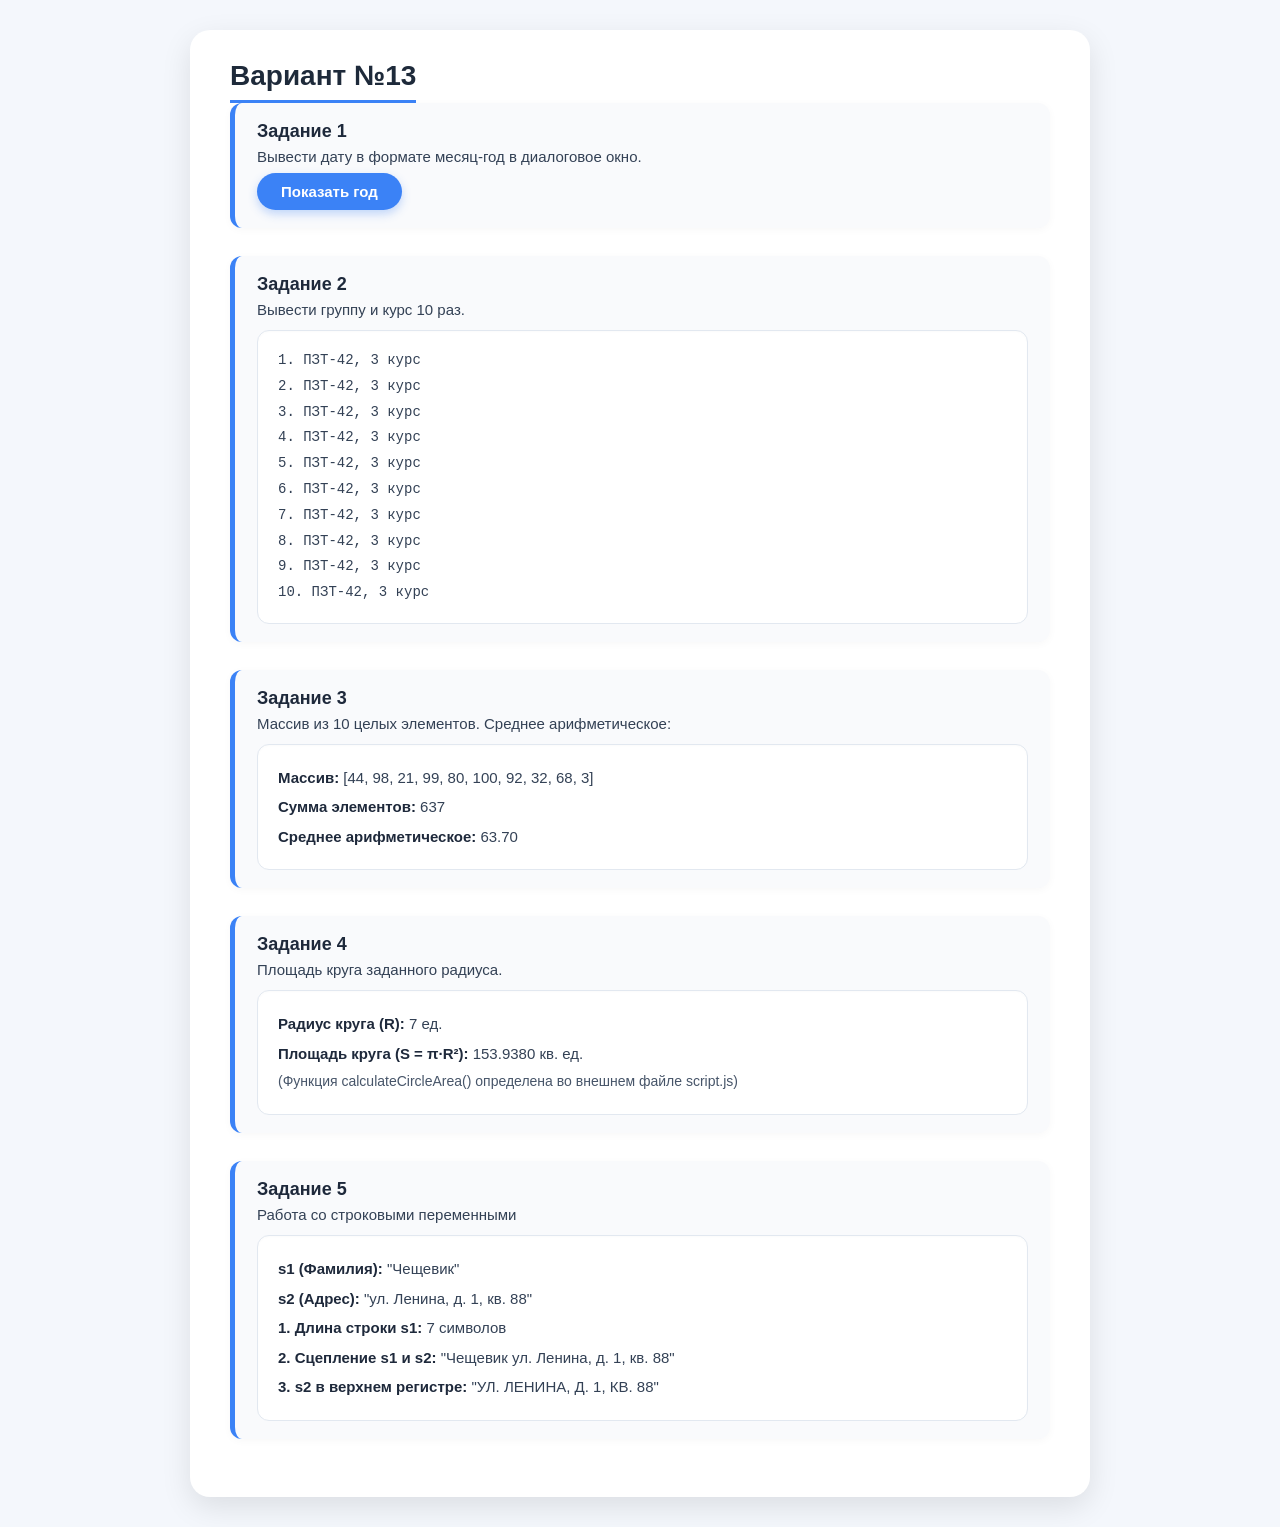
<file: LR10-12/index.html>
<!DOCTYPE html>
<html lang="ru">
<head>
    <meta charset="UTF-8">
    <meta name="viewport" content="width=device-width, initial-scale=1.0">
    <title>Вариант №13</title>
    <link rel="stylesheet" href="CSS/style.css">
    <!-- Задание №1: Скрипт в Head, функция будет вызвана по кнопке -->
    <script>
        // Задание №1: Работа с объектом Date (вывод в диалоговое окно)
        function showMonthYear() {
            const currentDate = new Date();
            // Формат: месяц-год (например, June-2026)
            const monthNames = ["January", "February", "March", "April", "May", "June",
                "July", "August", "September", "October", "November", "December"
            ];
            const month = monthNames[currentDate.getMonth()];
            const year = currentDate.getFullYear();
            alert(`Дата в формате месяц-год: ${month}-${year}`);
        }
    </script>
</head>
<body>

    <div class="container">

        <h1>Вариант №13</h1>
        

        <!-- ЗАДАНИЕ №1 -->
        <section class="task">
            <h2>Задание 1</h2>
            <p>Вывести дату в формате месяц-год в диалоговое окно.</p>
            <button onclick="showMonthYear()">Показать год</button>
        </section>

        <!-- ЗАДАНИЕ №2 -->
        <section class="task">
            <h2>Задание 2</h2>
            <p>Вывести группу и курс 10 раз.</p>
            <div id="groupOutput" class="output-box"></div>
            <!-- Скрипт размещен в Body (задание №2) -->
            <script>
                // Задание №2: Работа с циклом for
                (function() {
                    const group = "ПЗТ-42"; 
                    const course = "3 курс"; 
                    const container = document.getElementById('groupOutput');
                    let outputHtml = '';
                    for (let i = 1; i <= 10; i++) {
                        outputHtml += `<p>${i}. ${group}, ${course}</p>`;
                    }
                    container.innerHTML = outputHtml;
                })();
            </script>
        </section>

        <!-- ЗАДАНИЕ №3 -->
        <section class="task">
            <h2>Задание 3</h2>
            <p>Массив из 10 целых элементов. Среднее арифметическое:</p>
            <div id="arrayOutput" class="output-box"></div>
            <!-- Скрипт размещен в Body (задание №3) -->
            <script>
                // Задание №3: Работа с объектом Array
                (function() {
                    // Формируем массив из 10 случайных целых чисел от 1 до 100 (для наглядности)
                    const arr = [];
                    for (let i = 0; i < 10; i++) {
                        arr.push(Math.floor(Math.random() * 100) + 1);
                    }
                    // Подсчет среднего арифметического
                    let sum = 0;
                    for (let i = 0; i < arr.length; i++) {
                        sum += arr[i];
                    }
                    const average = sum / arr.length;

                    const container = document.getElementById('arrayOutput');
                    container.innerHTML = `
                        <p><strong>Массив:</strong> [${arr.join(', ')}]</p>
                        <p><strong>Сумма элементов:</strong> ${sum}</p>
                        <p><strong>Среднее арифметическое:</strong> ${average.toFixed(2)}</p>
                    `;
                })();
            </script>
        </section>

        <!-- ЗАДАНИЕ №4 -->
        <section class="task">
            <h2>Задание 4</h2>
            <p>Площадь круга заданного радиуса.</p>
            <div id="mathOutput" class="output-box"></div>
            <!-- Скрипт подключается из внешнего файла (задание №4) -->
            <script src="script.js"></script>
        </section>

        <!-- ЗАДАНИЕ №5 -->
        <section class="task">
            <h2>Задание 5</h2>
            <p>Работа со строковыми переменными</p>
            <div id="stringOutput" class="output-box"></div>
            <!-- Скрипт размещен в Body (задание №5) -->
            <script>
                // Задание №5: Работа со строками
                (function() {
                    const s1 = "Чещевик"; 
                    const s2 = "ул. Ленина, д. 1, кв. 88"; 

                    const lenS1 = s1.length;
                    const concatenated = s1 + " " + s2; // сцепление с пробелом
                    const s2Upper = s2.toUpperCase();

                    const container = document.getElementById('stringOutput');
                    container.innerHTML = `
                        <p><strong>s1 (Фамилия):</strong> "${s1}"</p>
                        <p><strong>s2 (Адрес):</strong> "${s2}"</p>
                        <p><strong>1. Длина строки s1:</strong> ${lenS1} символов</p>
                        <p><strong>2. Сцепление s1 и s2:</strong> "${concatenated}"</p>
                        <p><strong>3. s2 в верхнем регистре:</strong> "${s2Upper}"</p>
                    `;
                })();
            </script>
        </section>

    </div>

</body>
</html>
</file>
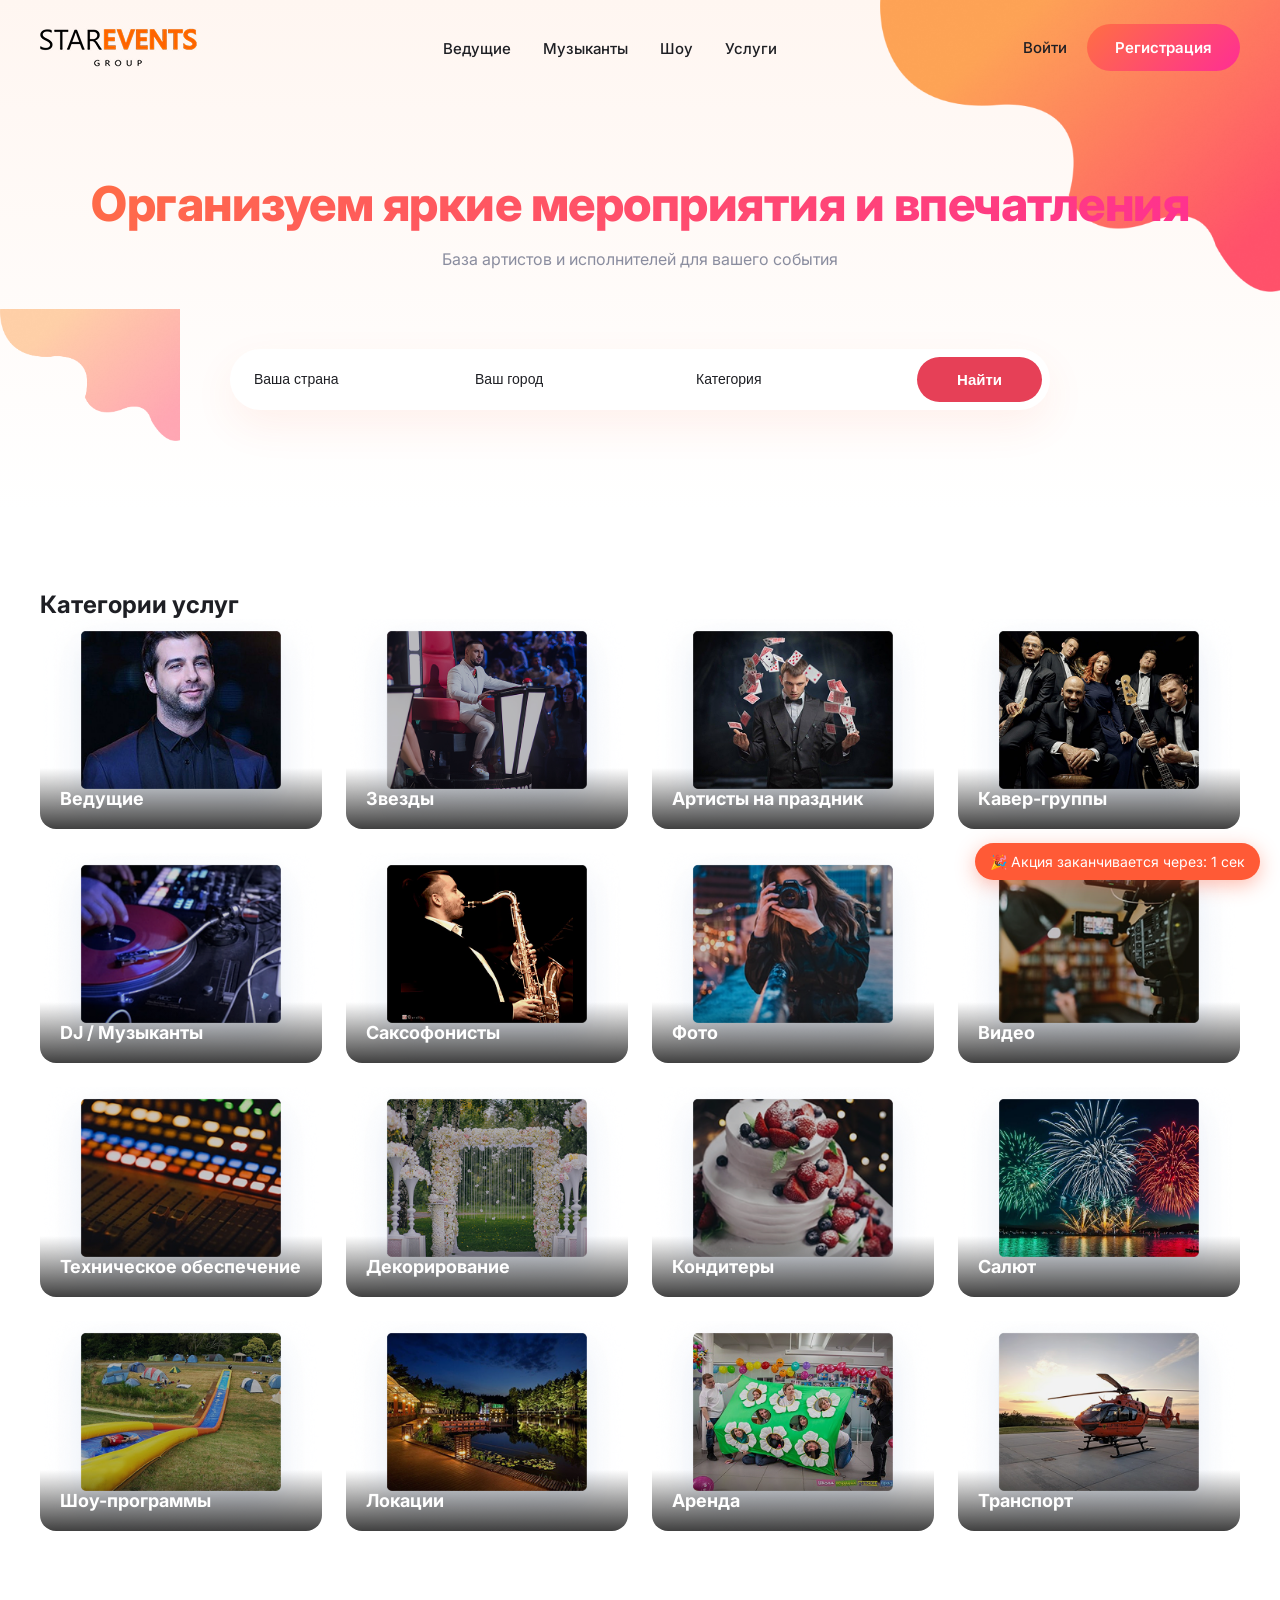
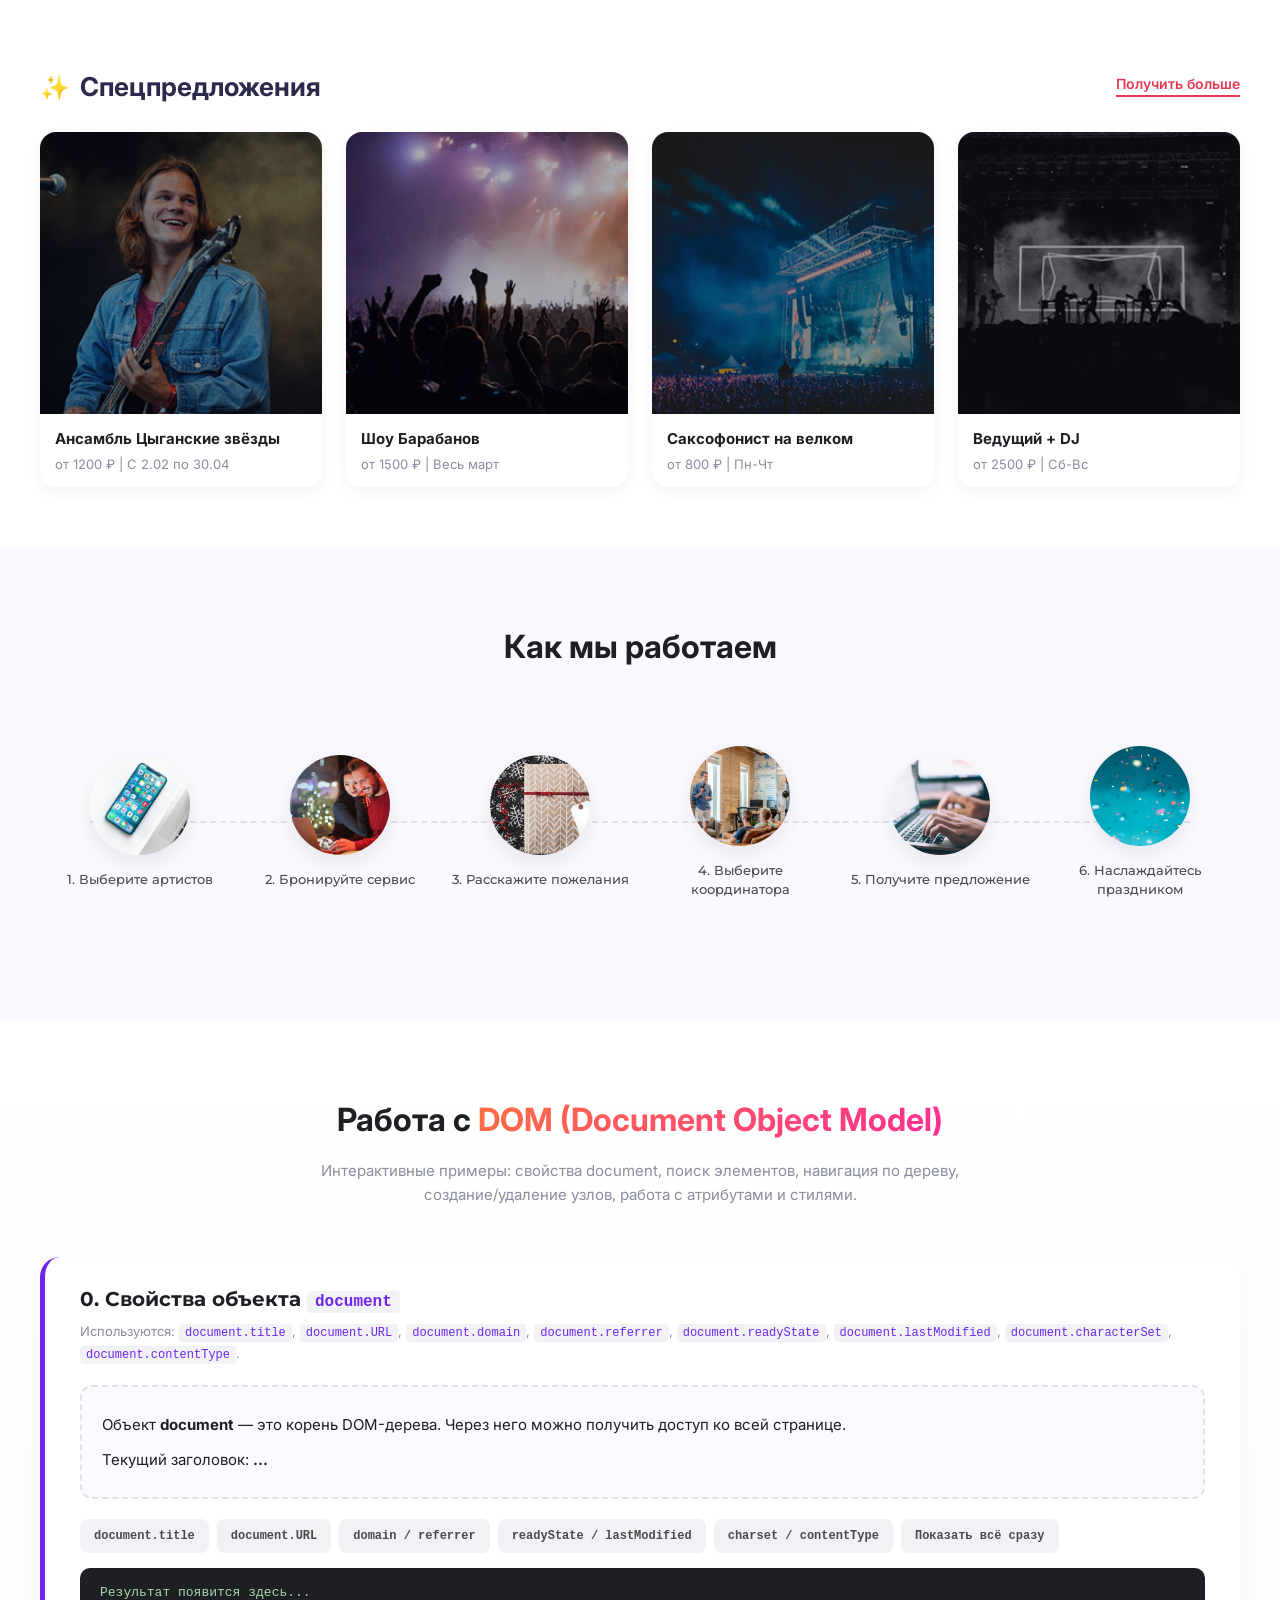
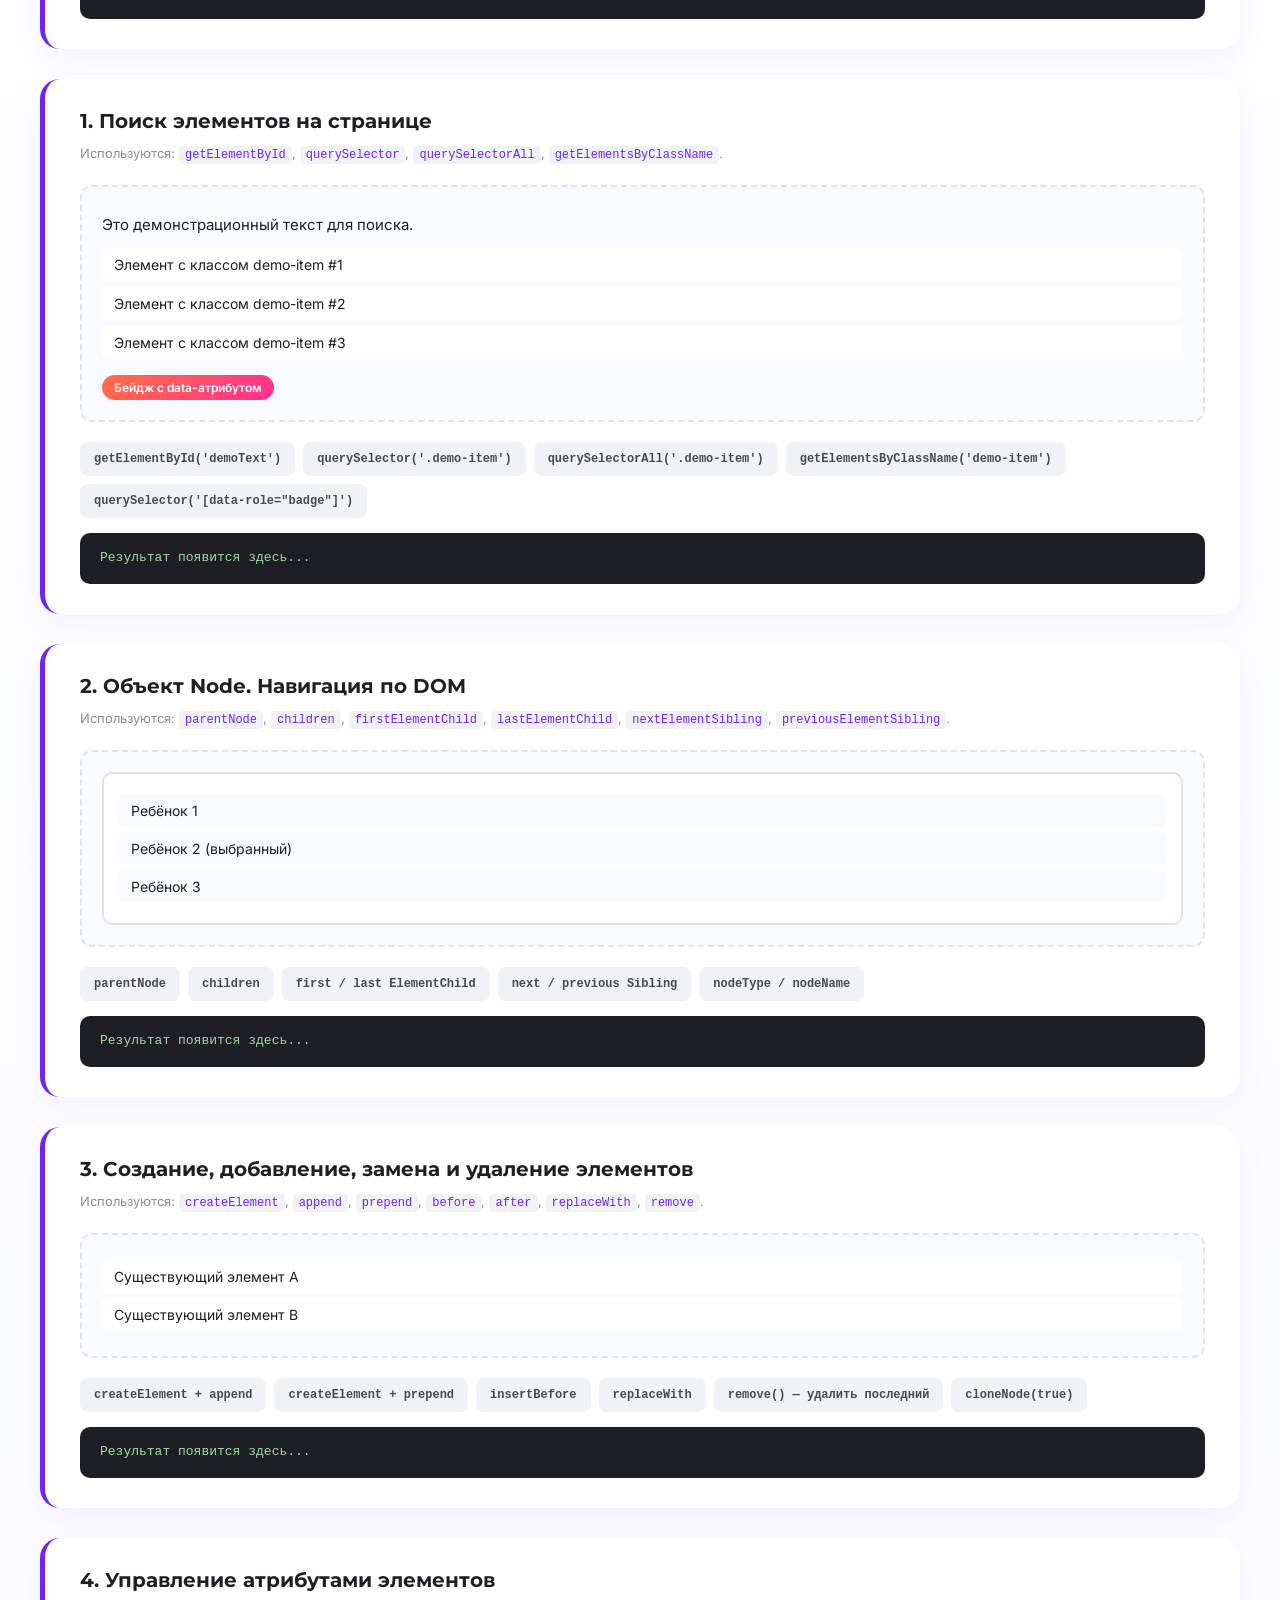
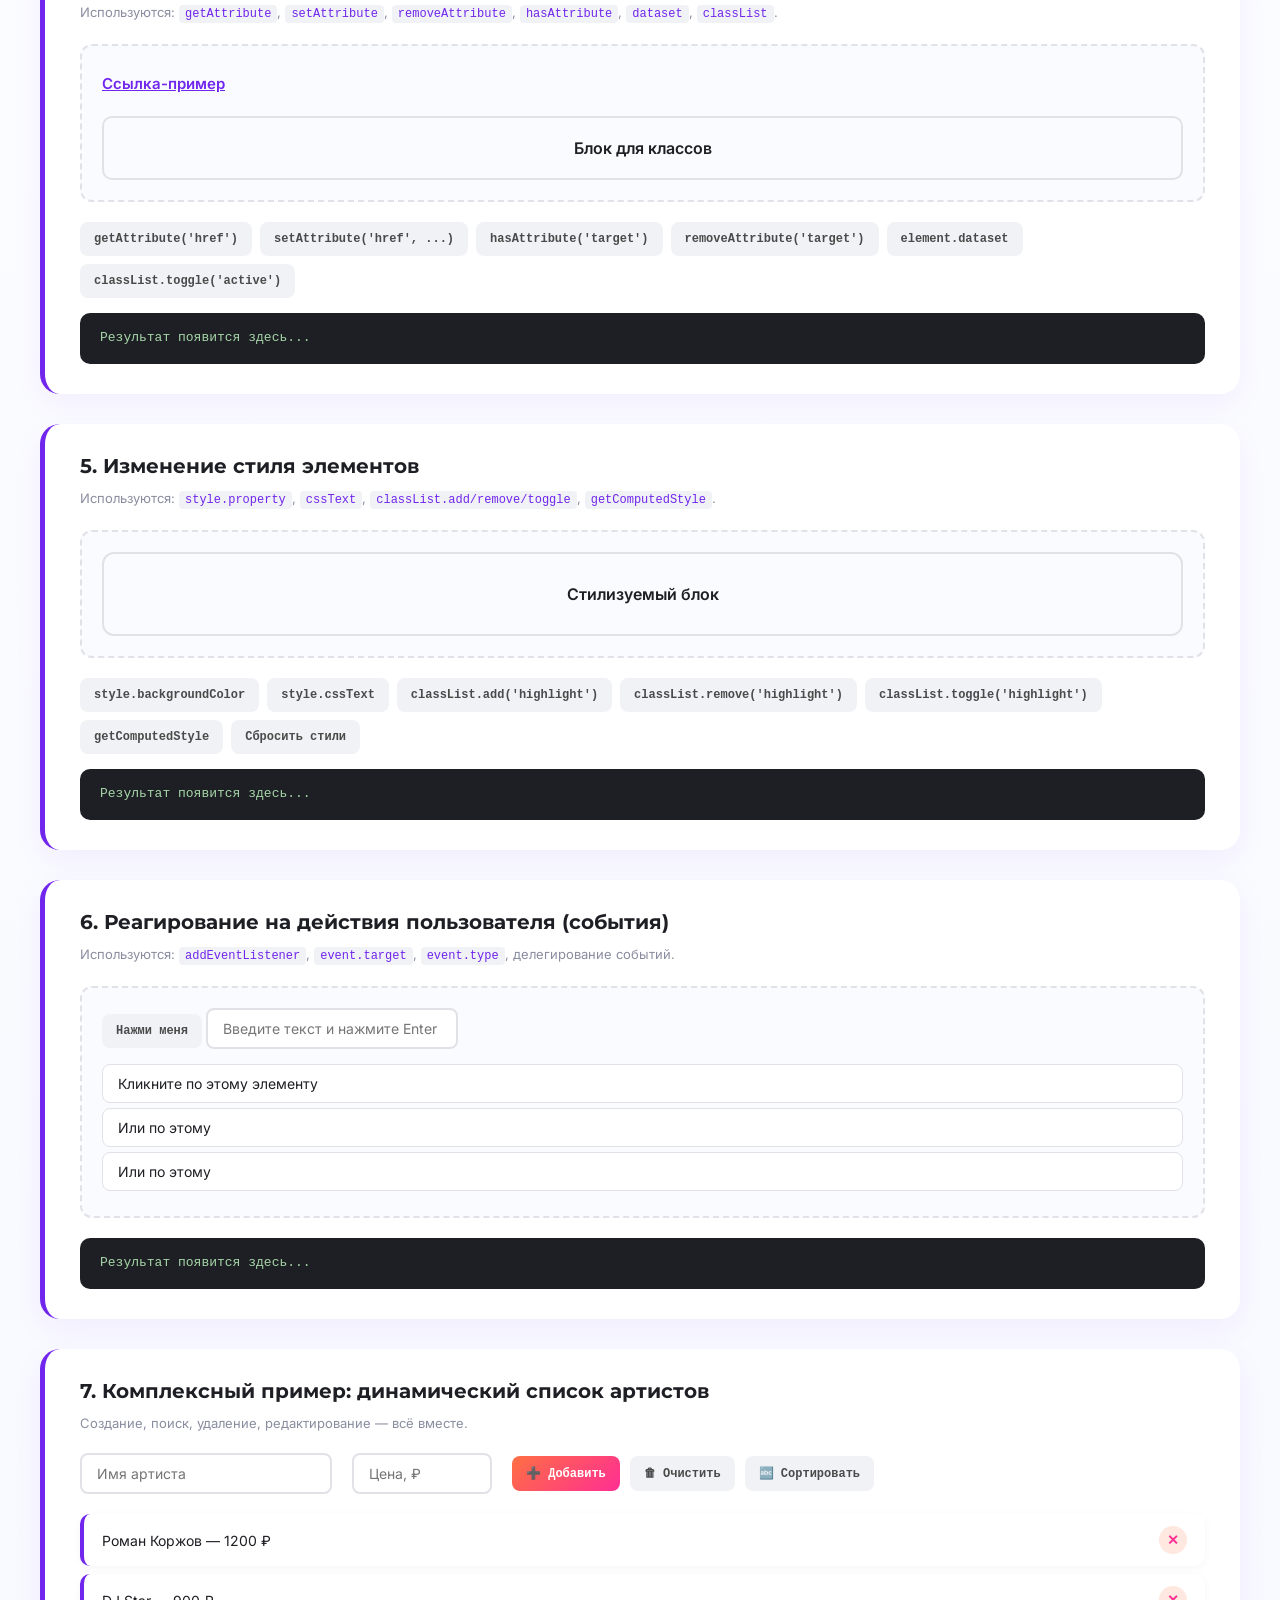
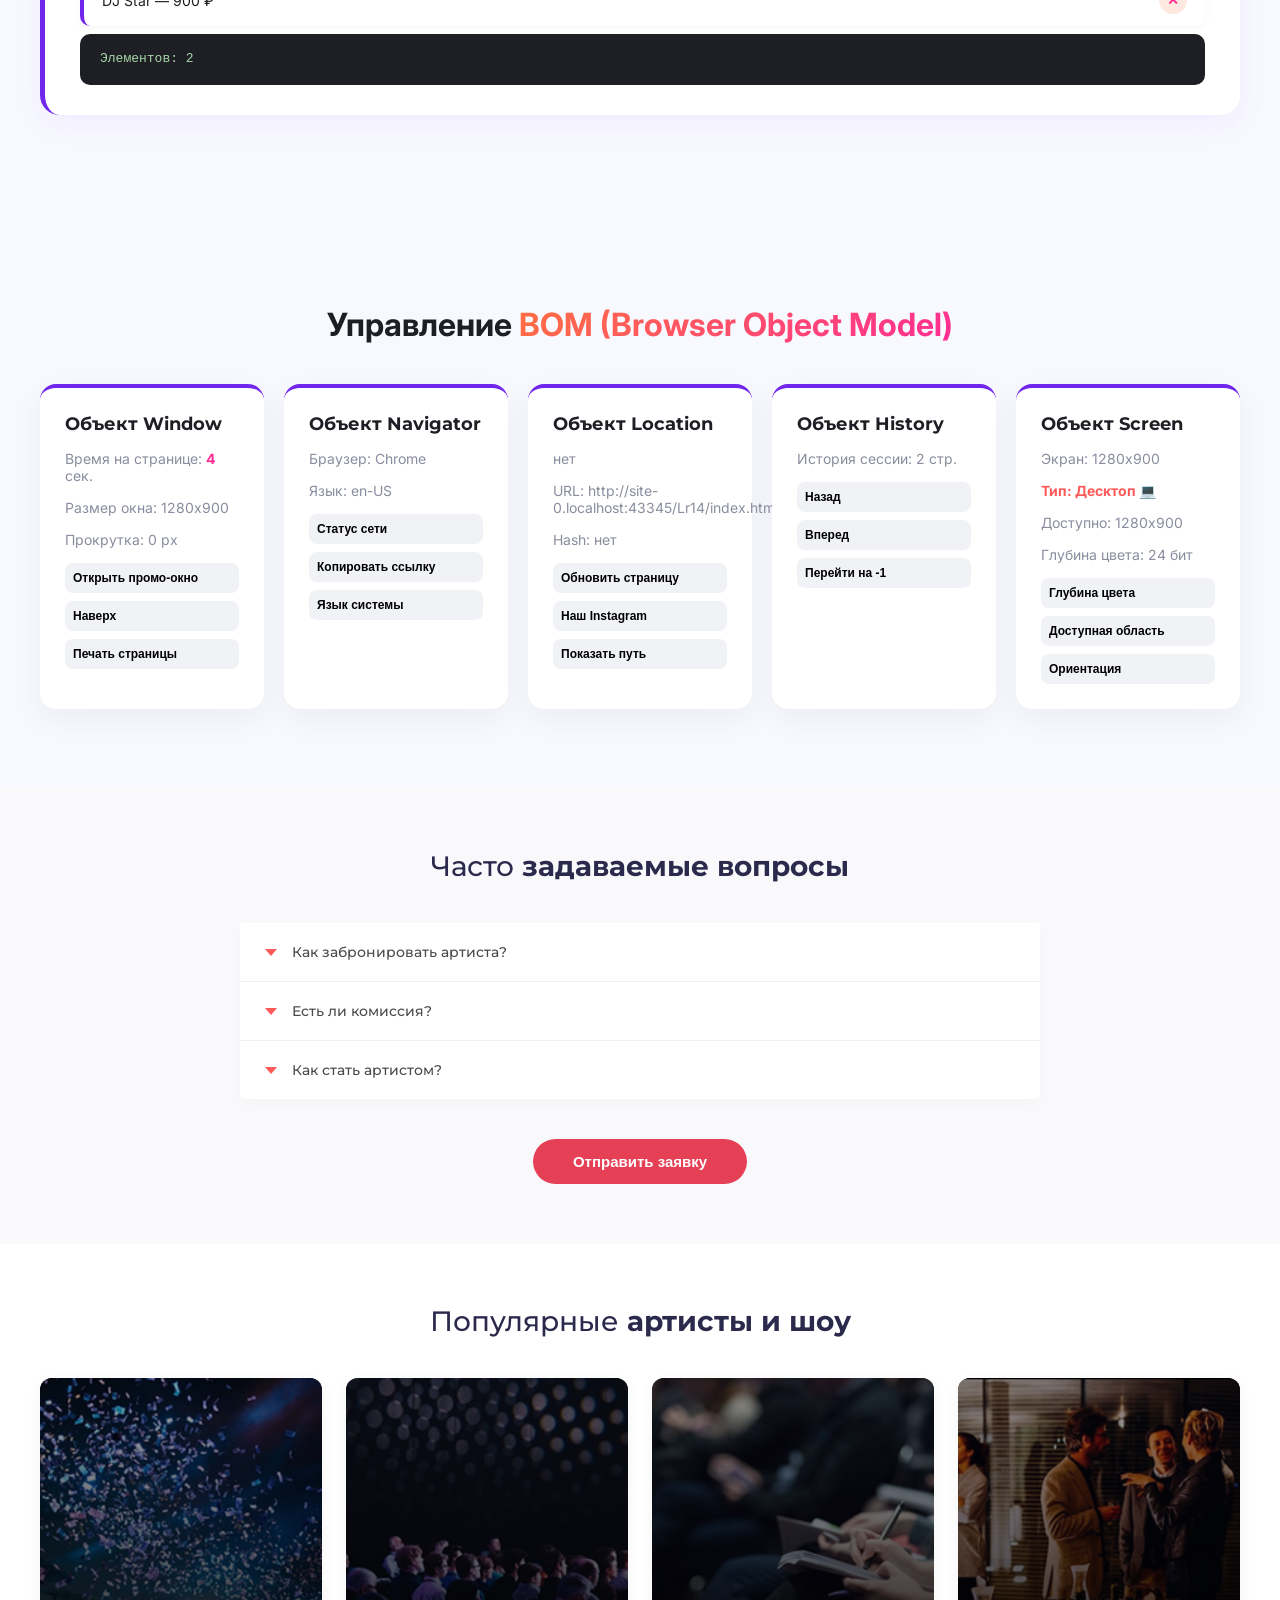
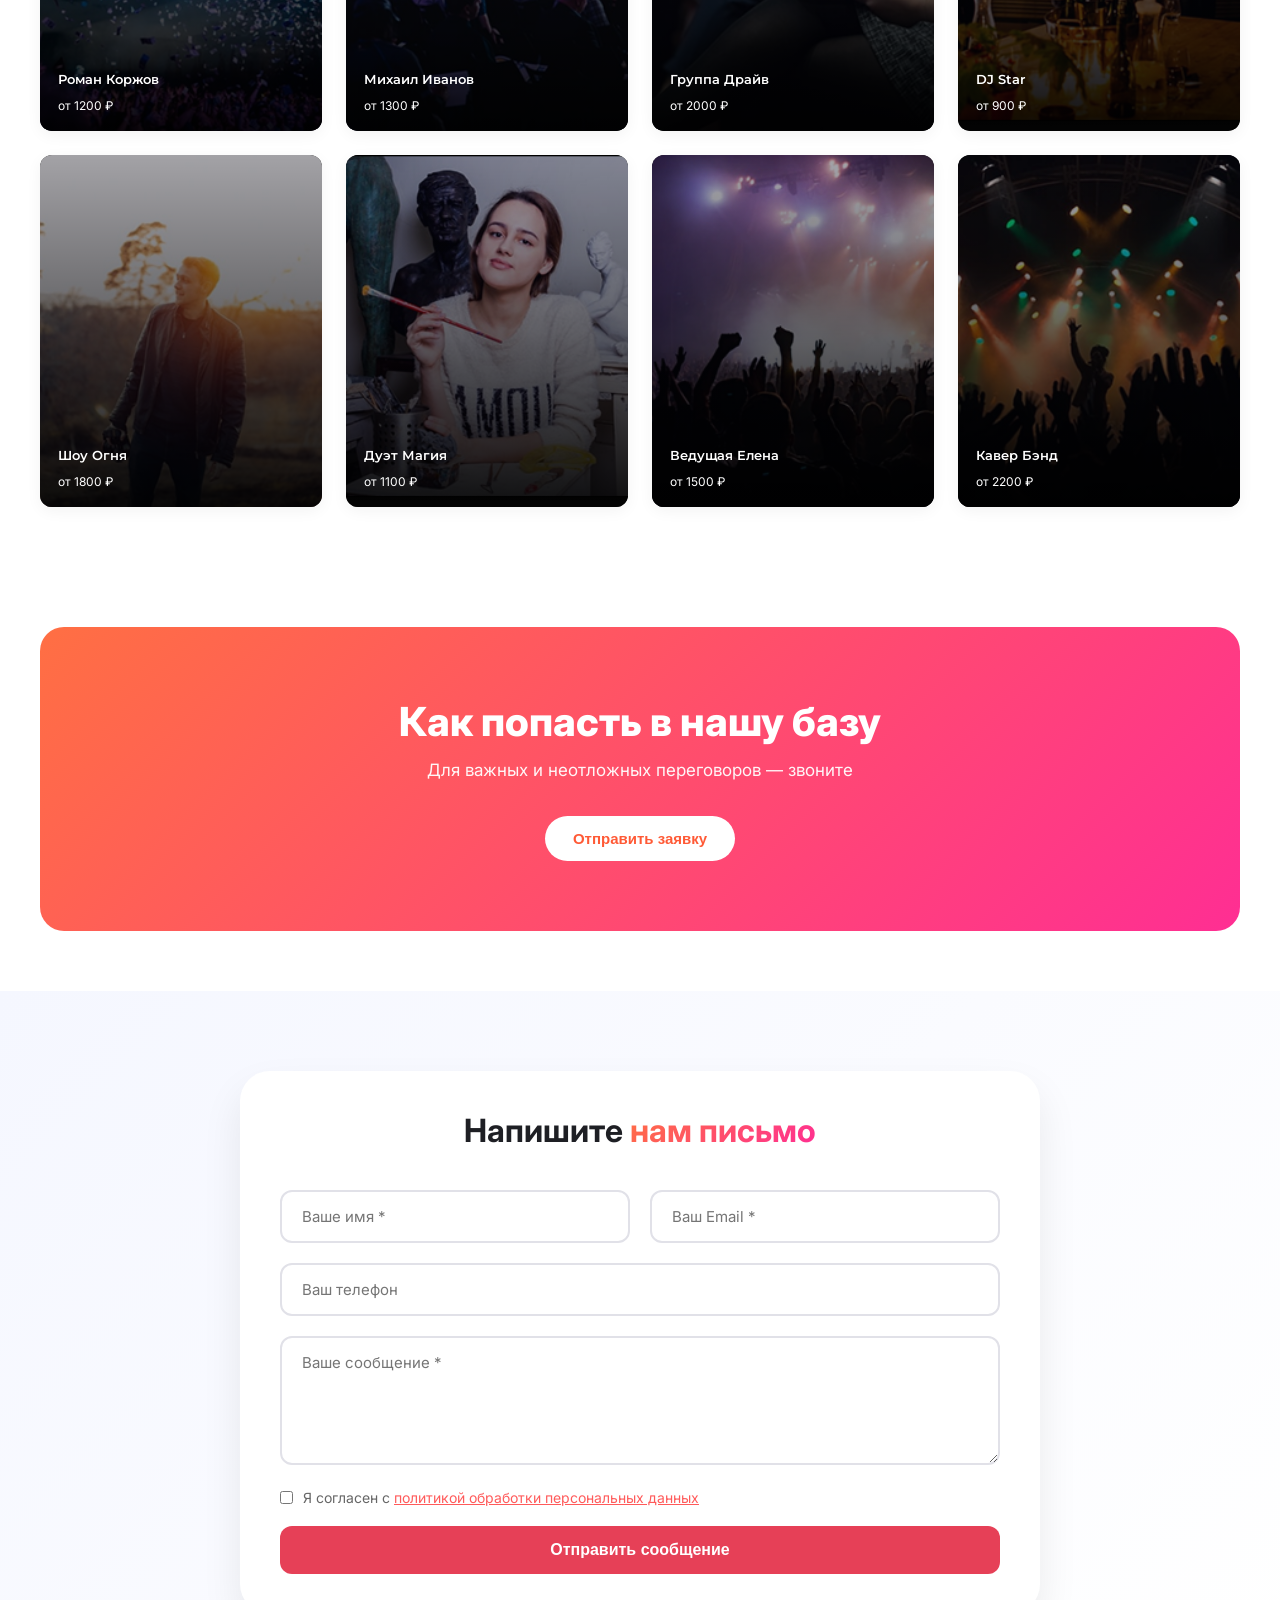
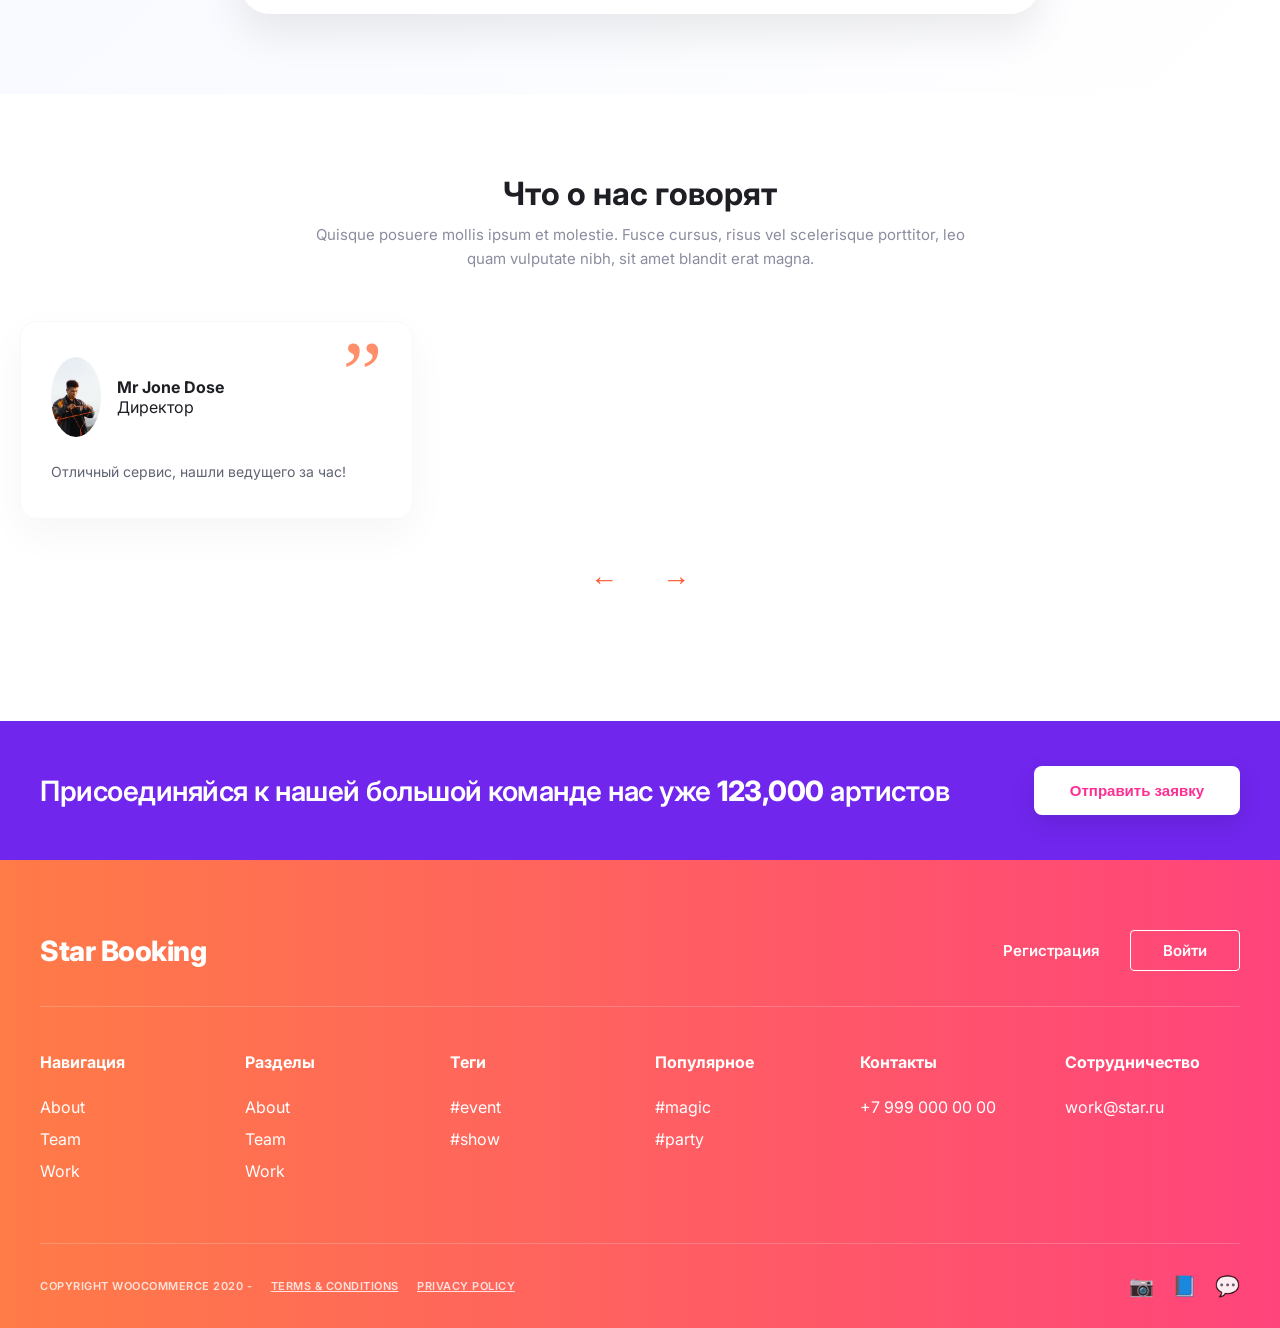
<file: Lr14/index.html>
<!DOCTYPE html>
<html lang="ru">
<head>
    <meta charset="UTF-8">
    <meta name="viewport" content="width=device-width, initial-scale=1.0, user-scalable=yes">
    <meta name="author" content="StarEvents Team">
    <meta name="keywords" content="организация мероприятий, артисты, шоу, ведущие, праздник, StarEvents">
    <meta name="description" content="StarEvents — база артистов и исполнителей для вашего события. Организуем яркие мероприятия и впечатления.">
    <title>StarEvents — Организуем яркие мероприятия и впечатления</title>
    <link rel="icon" type="image/png" href="Image/favicon.png">
    <link rel="stylesheet" href="CSS/style.css">
    <link href="https://fonts.googleapis.com/css2?family=Inter:wght@400;500;600;700;800&family=Montserrat:wght@400;500;600;700&display=swap" rel="stylesheet">
    <script src="js/scripts.js" defer></script>
</head>
<body>

    <!-- ШАПКА И ГЛАВНЫЙ ЭКРАН -->
    <header class="header">
        <div class="container">
            <nav class="navbar">
                <div class="logo">
                    <img src="Image/logo.png" alt="Star Booking - Главная страница">
                </div>
                <div class="hamburger">
                    <span></span>
                    <span></span>
                    <span></span>
                </div>
                <ul class="nav-links">
                    <li><a href="#" onclick="handleCategoryClick('Ведущие'); return false;">Ведущие</a></li>
                    <li><a href="#" onclick="handleCategoryClick('Музыканты'); return false;">Музыканты</a></li>
                    <li><a href="#" onclick="handleCategoryClick('Шоу'); return false;">Шоу</a></li>
                    <li><a href="#" onclick="handleCategoryClick('Услуги'); return false;">Услуги</a></li>
                </ul>
                <div class="nav-auth">
                    <a href="#" class="btn-login" onclick="showLoginDialog(); return false;">Войти</a>
                    <a href="#" class="btn btn-primary" onclick="showRegisterDialog(); return false;">Регистрация</a>
                </div>
            </nav>
            
            <div class="hero">
                <h1>Организуем яркие мероприятия и впечатления</h1>
                <p>База артистов и исполнителей для вашего события</p>
                
                <div class="search-filter">
                    <div class="filter-item">
                        <select class="filter-select" id="countrySelect" aria-label="Выбор страны">
                            <option value="">Ваша страна</option>
                            <option value="Россия">Россия</option>
                            <option value="Казахстан">Казахстан</option>
                            <option value="Беларусь">Беларусь</option>
                        </select>
                    </div>
                    <div class="filter-item">
                        <select class="filter-select" id="citySelect" aria-label="Выбор города">
                            <option value="">Ваш город</option>
                            <option value="Москва">Москва</option>
                            <option value="Санкт-Петербург">Санкт-Петербург</option>
                            <option value="Алматы">Алматы</option>
                        </select>
                    </div>
                    <div class="filter-item">
                        <select class="filter-select" id="categorySelect" aria-label="Выбор категории">
                            <option value="">Категория</option>
                            <option value="Ведущие">Ведущие</option>
                            <option value="Музыканты">Музыканты</option>
                            <option value="Шоу">Шоу</option>
                        </select>
                    </div>
                    <button class="btn-submit" onclick="performSearch()">Найти</button>
                </div>
            </div>
        </div>
    </header>

    <!-- СЕКЦИЯ: КАТЕГОРИИ -->
    <section class="categories" aria-label="Категории услуг">
        <div class="container">
            <h2 class="visually-hidden">Категории услуг</h2>
            <div class="grid-4-columns" id="categoriesGrid"></div>
        </div>
    </section>

    <!-- СЕКЦИЯ: СПЕЦПРЕДЛОЖЕНИЯ -->
    <section class="offers section-padding">
        <div class="container">
            <div class="section-header">
                <h2>Спецпредложения</h2>
                <a href="#" class="link-all" onclick="showAllOffers(); return false;">Получить больше</a>
            </div>
            <div class="grid-container grid-4-columns" id="offersGrid"></div>
        </div>
    </section>

    <!-- СЕКЦИЯ: КАК МЫ РАБОТАЕМ -->
    <section class="how-we-work">
        <div class="container">
            <h2 class="section-title">Как мы работаем</h2>
            <div class="steps-container" id="stepsContainer"></div>
        </div>
    </section>

    <!-- ============================================================ -->
    <!-- DOM DASHBOARD (ЛАБОРАТОРНАЯ РАБОТА)                          -->
    <!-- ============================================================ -->
    <section class="dom-section" id="dom-section">
        <div class="container">
            <h2 class="section-title">Работа с <span>DOM (Document Object Model)</span></h2>
            <p class="section-subtitle">Интерактивные примеры: свойства document, поиск элементов, навигация по дереву, создание/удаление узлов, работа с атрибутами и стилями.</p>

            <!-- БЛОК 0: СВОЙСТВА ОБЪЕКТА DOCUMENT -->
            <div class="dom-block">
                <h3 class="dom-block-title">0. Свойства объекта <code>document</code></h3>
                <p class="dom-hint">Используются: <code>document.title</code>, <code>document.URL</code>, <code>document.domain</code>, <code>document.referrer</code>, <code>document.readyState</code>, <code>document.lastModified</code>, <code>document.characterSet</code>, <code>document.contentType</code>.</p>

                <div class="dom-demo-area" id="documentDemoArea">
                    <p class="demo-text">Объект <b>document</b> — это корень DOM-дерева. Через него можно получить доступ ко всей странице.</p>
                    <p class="demo-text">Текущий заголовок: <b id="docTitleDisplay">...</b></p>
                </div>

                <div class="dom-buttons">
                    <button class="btn-mini dom-btn" onclick="demoDocumentTitle()">document.title</button>
                    <button class="btn-mini dom-btn" onclick="demoDocumentURL()">document.URL</button>
                    <button class="btn-mini dom-btn" onclick="demoDocumentInfo()">domain / referrer</button>
                    <button class="btn-mini dom-btn" onclick="demoDocumentReady()">readyState / lastModified</button>
                    <button class="btn-mini dom-btn" onclick="demoDocumentCharset()">charset / contentType</button>
                    <button class="btn-mini dom-btn" onclick="demoDocumentAll()">Показать всё сразу</button>
                </div>

                <div class="dom-result" id="documentResult">Результат появится здесь...</div>
            </div>

            <!-- БЛОК 1: ПОИСК ЭЛЕМЕНТОВ -->
            <div class="dom-block">
                <h3 class="dom-block-title">1. Поиск элементов на странице</h3>
                <p class="dom-hint">Используются: <code>getElementById</code>, <code>querySelector</code>, <code>querySelectorAll</code>, <code>getElementsByClassName</code>.</p>

                <div class="dom-demo-area" id="searchDemoArea">
                    <p class="demo-text" id="demoText">Это демонстрационный текст для поиска.</p>
                    <p class="demo-item">Элемент с классом demo-item #1</p>
                    <p class="demo-item">Элемент с классом demo-item #2</p>
                    <p class="demo-item">Элемент с классом demo-item #3</p>
                    <span data-role="badge">Бейдж с data-атрибутом</span>
                </div>

                <div class="dom-buttons">
                    <button class="btn-mini dom-btn" onclick="demoGetElementById()">getElementById('demoText')</button>
                    <button class="btn-mini dom-btn" onclick="demoQuerySelector()">querySelector('.demo-item')</button>
                    <button class="btn-mini dom-btn" onclick="demoQuerySelectorAll()">querySelectorAll('.demo-item')</button>
                    <button class="btn-mini dom-btn" onclick="demoGetElementsByClassName()">getElementsByClassName('demo-item')</button>
                    <button class="btn-mini dom-btn" onclick="demoQueryByDataAttr()">querySelector('[data-role="badge"]')</button>
                </div>

                <div class="dom-result" id="searchResult">Результат появится здесь...</div>
            </div>

            <!-- БЛОК 2: НАВИГАЦИЯ ПО DOM -->
            <div class="dom-block">
                <h3 class="dom-block-title">2. Объект Node. Навигация по DOM</h3>
                <p class="dom-hint">Используются: <code>parentNode</code>, <code>children</code>, <code>firstElementChild</code>, <code>lastElementChild</code>, <code>nextElementSibling</code>, <code>previousElementSibling</code>.</p>

                <div class="dom-demo-area" id="navDemoArea">
                    <div class="nav-parent" id="navParent">
                        <p class="nav-child" id="navChild1">Ребёнок 1</p>
                        <p class="nav-child" id="navChild2">Ребёнок 2 (выбранный)</p>
                        <p class="nav-child" id="navChild3">Ребёнок 3</p>
                    </div>
                </div>

                <div class="dom-buttons">
                    <button class="btn-mini dom-btn" onclick="demoParent()">parentNode</button>
                    <button class="btn-mini dom-btn" onclick="demoChildren()">children</button>
                    <button class="btn-mini dom-btn" onclick="demoFirstLast()">first / last ElementChild</button>
                    <button class="btn-mini dom-btn" onclick="demoSiblings()">next / previous Sibling</button>
                    <button class="btn-mini dom-btn" onclick="demoNodeType()">nodeType / nodeName</button>
                </div>

                <div class="dom-result" id="navResult">Результат появится здесь...</div>
            </div>

            <!-- БЛОК 3: СОЗДАНИЕ / ДОБАВЛЕНИЕ / УДАЛЕНИЕ -->
            <div class="dom-block">
                <h3 class="dom-block-title">3. Создание, добавление, замена и удаление элементов</h3>
                <p class="dom-hint">Используются: <code>createElement</code>, <code>append</code>, <code>prepend</code>, <code>before</code>, <code>after</code>, <code>replaceWith</code>, <code>remove</code>.</p>

                <div class="dom-demo-area" id="createDemoArea">
                    <p class="create-item">Существующий элемент A</p>
                    <p class="create-item">Существующий элемент B</p>
                </div>

                <div class="dom-buttons">
                    <button class="btn-mini dom-btn" onclick="demoCreateAppend()">createElement + append</button>
                    <button class="btn-mini dom-btn" onclick="demoCreatePrepend()">createElement + prepend</button>
                    <button class="btn-mini dom-btn" onclick="demoInsertBefore()">insertBefore</button>
                    <button class="btn-mini dom-btn" onclick="demoReplaceElement()">replaceWith</button>
                    <button class="btn-mini dom-btn" onclick="demoRemoveLast()">remove() — удалить последний</button>
                    <button class="btn-mini dom-btn" onclick="demoCloneElement()">cloneNode(true)</button>
                </div>

                <div class="dom-result" id="createResult">Результат появится здесь...</div>
            </div>

            <!-- БЛОК 4: УПРАВЛЕНИЕ АТРИБУТАМИ -->
            <div class="dom-block">
                <h3 class="dom-block-title">4. Управление атрибутами элементов</h3>
                <p class="dom-hint">Используются: <code>getAttribute</code>, <code>setAttribute</code>, <code>removeAttribute</code>, <code>hasAttribute</code>, <code>dataset</code>, <code>classList</code>.</p>

                <div class="dom-demo-area" id="attrDemoArea">
                    <a href="https://example.com" 
                       id="attrLink" 
                       class="attr-link" 
                       target="_blank" 
                       data-category="promo"
                       data-priority="high">Ссылка-пример</a>
                    <div id="attrBox" class="attr-box">Блок для классов</div>
                </div>

                <div class="dom-buttons">
                    <button class="btn-mini dom-btn" onclick="demoGetAttribute()">getAttribute('href')</button>
                    <button class="btn-mini dom-btn" onclick="demoSetAttribute()">setAttribute('href', ...)</button>
                    <button class="btn-mini dom-btn" onclick="demoHasAttribute()">hasAttribute('target')</button>
                    <button class="btn-mini dom-btn" onclick="demoRemoveAttribute()">removeAttribute('target')</button>
                    <button class="btn-mini dom-btn" onclick="demoDataset()">element.dataset</button>
                    <button class="btn-mini dom-btn" onclick="demoClassList()">classList.toggle('active')</button>
                </div>

                <div class="dom-result" id="attrResult">Результат появится здесь...</div>
            </div>

            <!-- БЛОК 5: ИЗМЕНЕНИЕ СТИЛЕЙ -->
            <div class="dom-block">
                <h3 class="dom-block-title">5. Изменение стиля элементов</h3>
                <p class="dom-hint">Используются: <code>style.property</code>, <code>cssText</code>, <code>classList.add/remove/toggle</code>, <code>getComputedStyle</code>.</p>

                <div class="dom-demo-area">
                    <div id="styleBox" class="style-box">Стилизуемый блок</div>
                </div>

                <div class="dom-buttons">
                    <button class="btn-mini dom-btn" onclick="demoStyleDirect()">style.backgroundColor</button>
                    <button class="btn-mini dom-btn" onclick="demoStyleCssText()">style.cssText</button>
                    <button class="btn-mini dom-btn" onclick="demoAddClass()">classList.add('highlight')</button>
                    <button class="btn-mini dom-btn" onclick="demoRemoveClass()">classList.remove('highlight')</button>
                    <button class="btn-mini dom-btn" onclick="demoToggleClass()">classList.toggle('highlight')</button>
                    <button class="btn-mini dom-btn" onclick="demoGetComputed()">getComputedStyle</button>
                    <button class="btn-mini dom-btn" onclick="demoResetStyle()">Сбросить стили</button>
                </div>

                <div class="dom-result" id="styleResult">Результат появится здесь...</div>
            </div>

            <!-- БЛОК 6: СОБЫТИЯ -->
            <div class="dom-block">
                <h3 class="dom-block-title">6. Реагирование на действия пользователя (события)</h3>
                <p class="dom-hint">Используются: <code>addEventListener</code>, <code>event.target</code>, <code>event.type</code>, делегирование событий.</p>

                <div class="dom-demo-area">
                    <button class="btn-mini dom-btn" id="eventBtn">Нажми меня</button>
                    <input type="text" id="eventInput" class="dom-input" placeholder="Введите текст и нажмите Enter">
                    <div id="eventList" class="event-list">
                        <p class="event-item">Кликните по этому элементу</p>
                        <p class="event-item">Или по этому</p>
                        <p class="event-item">Или по этому</p>
                    </div>
                </div>

                <div class="dom-result" id="eventResult">Результат появится здесь...</div>
            </div>

            <!-- БЛОК 7: ЖИВОЙ СПИСОК АРТИСТОВ (комплексный пример) -->
            <div class="dom-block">
                <h3 class="dom-block-title">7. Комплексный пример: динамический список артистов</h3>
                <p class="dom-hint">Создание, поиск, удаление, редактирование — всё вместе.</p>

                <div class="dom-toolbar">
                    <input type="text" id="newArtistName" class="dom-input" placeholder="Имя артиста">
                    <input type="number" id="newArtistPrice" class="dom-input" placeholder="Цена, ₽" style="max-width:140px;">
                    <button class="btn-mini dom-btn dom-btn-accent" onclick="addArtistToList()">➕ Добавить</button>
                    <button class="btn-mini dom-btn" onclick="clearArtistList()">🗑 Очистить</button>
                    <button class="btn-mini dom-btn" onclick="sortArtistList()">🔤 Сортировать</button>
                </div>

                <ul id="dynamicArtistList" class="dynamic-list">
                    <li class="dynamic-item">Роман Коржов — 1200 ₽ <button class="li-remove" onclick="removeListItem(this)">✕</button></li>
                    <li class="dynamic-item">DJ Star — 900 ₽ <button class="li-remove" onclick="removeListItem(this)">✕</button></li>
                </ul>

                <div class="dom-result" id="complexResult">Элементов: 2</div>
            </div>

        </div>
    </section>
    <!-- ============================================================ -->
    <!-- КОНЕЦ DOM DASHBOARD                                          -->
    <!-- ============================================================ -->

    <!-- СЕКЦИЯ: BOM DASHBOARD -->
    <section class="bom-section" id="bom-section">
        <div class="container">
            <h2 class="section-title">Управление <span>BOM (Browser Object Model)</span></h2>
            <div class="bom-grid">
                
                <div class="bom-card">
                    <h3>Объект Window</h3>
                    <p>Время на странице: <span id="page-timer">0</span> сек.</p>
                    <p>Размер окна: <span id="win-size">...</span></p>
                    <p>Прокрутка: <span id="win-scroll">0</span> px</p>
                    <div class="bom-buttons">
                        <button class="btn-mini" onclick="openPromoPopup()">Открыть промо-окно</button>
                        <button class="btn-mini" onclick="scrollToHero()">Наверх</button>
                        <button class="btn-mini" onclick="printPage()">Печать страницы</button>
                    </div>
                </div>

                <div class="bom-card">
                    <h3>Объект Navigator</h3>
                    <p id="browser-info">Браузер: <span id="nav-agent">...</span></p>
                    <p>Язык: <span id="nav-lang">...</span></p>
                    <div class="bom-buttons">
                        <button class="btn-mini" onclick="checkNetworkStatus()">Статус сети</button>
                        <button class="btn-mini" onclick="copyReferralLink()">Копировать ссылку</button>
                        <button class="btn-mini" onclick="showUserLang()">Язык системы</button>
                    </div>
                </div>

                <div class="bom-card">
                    <h3>Объект Location</h3>
                    <p id="url-params">Параметры URL: нет</p>
                    <p>URL: <span id="loc-href">...</span></p>
                    <p>Hash: <span id="loc-hash">нет</span></p>
                    <div class="bom-buttons">
                        <button class="btn-mini" onclick="refreshCurrentPage()">Обновить страницу</button>
                        <button class="btn-mini" onclick="goToSocial()">Наш Instagram</button>
                        <button class="btn-mini" onclick="showPathname()">Показать путь</button>
                    </div>
                </div>

                <div class="bom-card">
                    <h3>Объект History</h3>
                    <p>История сессии: <span id="hist-length">0</span> стр.</p>
                    <div class="bom-buttons">
                        <button class="btn-mini" onclick="goBackInHistory()">Назад</button>
                        <button class="btn-mini" onclick="goForwardInHistory()">Вперед</button>
                        <button class="btn-mini" onclick="historyGoStep()">Перейти на -1</button>
                    </div>
                </div>

                <div class="bom-card">
                    <h3>Объект Screen</h3>
                    <p id="screen-res">Экран: <span id="scr-res">...</span></p>
                    <p id="device-type" style="font-weight: bold; color: #ff5a5a;">Тип: ...</p>
                    <p>Доступно: <span id="scr-avail">...</span></p>
                    <p>Глубина цвета: <span id="scr-depth">...</span></p>
                    <div class="bom-buttons">
                        <button class="btn-mini" onclick="showColorDepth()">Глубина цвета</button>
                        <button class="btn-mini" onclick="showAvailableScreen()">Доступная область</button>
                        <button class="btn-mini" onclick="checkOrientation()">Ориентация</button>
                    </div>
                </div>
            </div>
        </div>
    </section>

    <!-- СЕКЦИЯ: FAQ -->
    <section class="faq-section">
        <div class="container">
            <h2 class="faq-title">Часто <span>задаваемые вопросы</span></h2>
            <div class="faq-container" id="faqContainer"></div>
            <div class="faq-action">
                <button class="btn-submit" onclick="showApplicationForm()">Отправить заявку</button>
            </div>
        </div>
    </section>

    <!-- СЕКЦИЯ: ПОПУЛЯРНЫЕ АРТИСТЫ -->
    <section class="popular-artists">
        <div class="container">
            <h2 class="artists-title">Популярные <span>артисты и шоу</span></h2>
            <div class="artists-grid" id="artistsGrid"></div>
        </div>
    </section>

    <!-- БАННЕР -->
    <section class="cta-base-banner">
        <div class="container">
            <h2>Как попасть в нашу базу</h2>
            <p>Для важных и неотложных переговоров — звоните</p>
            <button class="btn btn-white" onclick="showApplicationForm()">Отправить заявку</button>
        </div>
    </section>

    <!-- ФОРМА -->
    <section class="contact-form-section">
        <div class="container">
            <div class="form-wrapper">
                <h2 class="section-title">Напишите <span>нам письмо</span></h2>
                <form action="#" method="POST" class="feedback-form" id="feedbackForm">
                    <div class="form-row">
                        <div class="form-group">
                            <input type="text" id="name" name="name" placeholder="Ваше имя *" required>
                        </div>
                        <div class="form-group">
                            <input type="email" id="email" name="email" placeholder="Ваш Email *" required>
                        </div>
                    </div>
                    <div class="form-group">
                        <input type="tel" id="phone" name="phone" placeholder="Ваш телефон">
                    </div>
                    <div class="form-group">
                        <textarea id="message" name="message" rows="5" placeholder="Ваше сообщение *" required></textarea>
                    </div>
                    <div class="form-group checkbox-group">
                        <input type="checkbox" id="consent" name="consent" required>
                        <label for="consent">Я согласен с <a href="#">политикой обработки персональных данных</a></label>
                    </div>
                    <button type="submit" class="btn-submit">Отправить сообщение</button>
                </form>
            </div>
        </div>
    </section>

    <!-- ОТЗЫВЫ -->
    <section class="reviews-section container">
        <h2 class="section-title">Что о нас говорят</h2>
        <p class="section-subtitle">Quisque posuere mollis ipsum et molestie. Fusce cursus, risus vel scelerisque porttitor, leo quam vulputate nibh, sit amet blandit erat magna.</p>
        
        <div class="reviews-grid" id="reviewsGrid"></div>

        <div class="slider-controls">
            <button class="slider-arrow arrow-left" onclick="prevReview()" aria-label="Предыдущий отзыв">←</button>
            <button class="slider-arrow arrow-right" onclick="nextReview()" aria-label="Следующий отзыв">→</button>
        </div>

        <div class="brands-row" id="brandsRow"></div>
    </section>

    <!-- ФИОЛЕТОВЫЙ БАННЕР -->
    <section class="purple-cta-banner">
        <div class="container purple-banner-content">
            <h3>Присоединяйся к нашей большой команде нас уже <span id="artistsCount">123,000</span> артистов</h3>
            <button class="btn-banner-white" onclick="showApplicationForm()">Отправить заявку</button>
        </div>
    </section>

    <!-- ПОДВАЛ -->
    <footer class="main-footer">
        <div class="container">
            <div class="footer-top-row">
                <div class="footer-logo">Star Booking</div>
                <div class="footer-auth-buttons">
                    <a href="#" class="footer-btn-link" onclick="showRegisterDialog(); return false;">Регистрация</a>
                    <a href="#" class="footer-btn-box" onclick="showLoginDialog(); return false;">Войти</a>
                </div>
            </div>

            <div class="footer-grid" id="footerGrid"></div>

            <div class="footer-bottom-row">
                <p class="copyright">COPYRIGHT WOOCOMMERCE 2020 - <span>TERMS & CONDITIONS</span> <span>PRIVACY POLICY</span></p>
                <div class="footer-socials" id="footerSocials"></div>
            </div>
        </div>
    </footer>

</body>
</html>
</file>
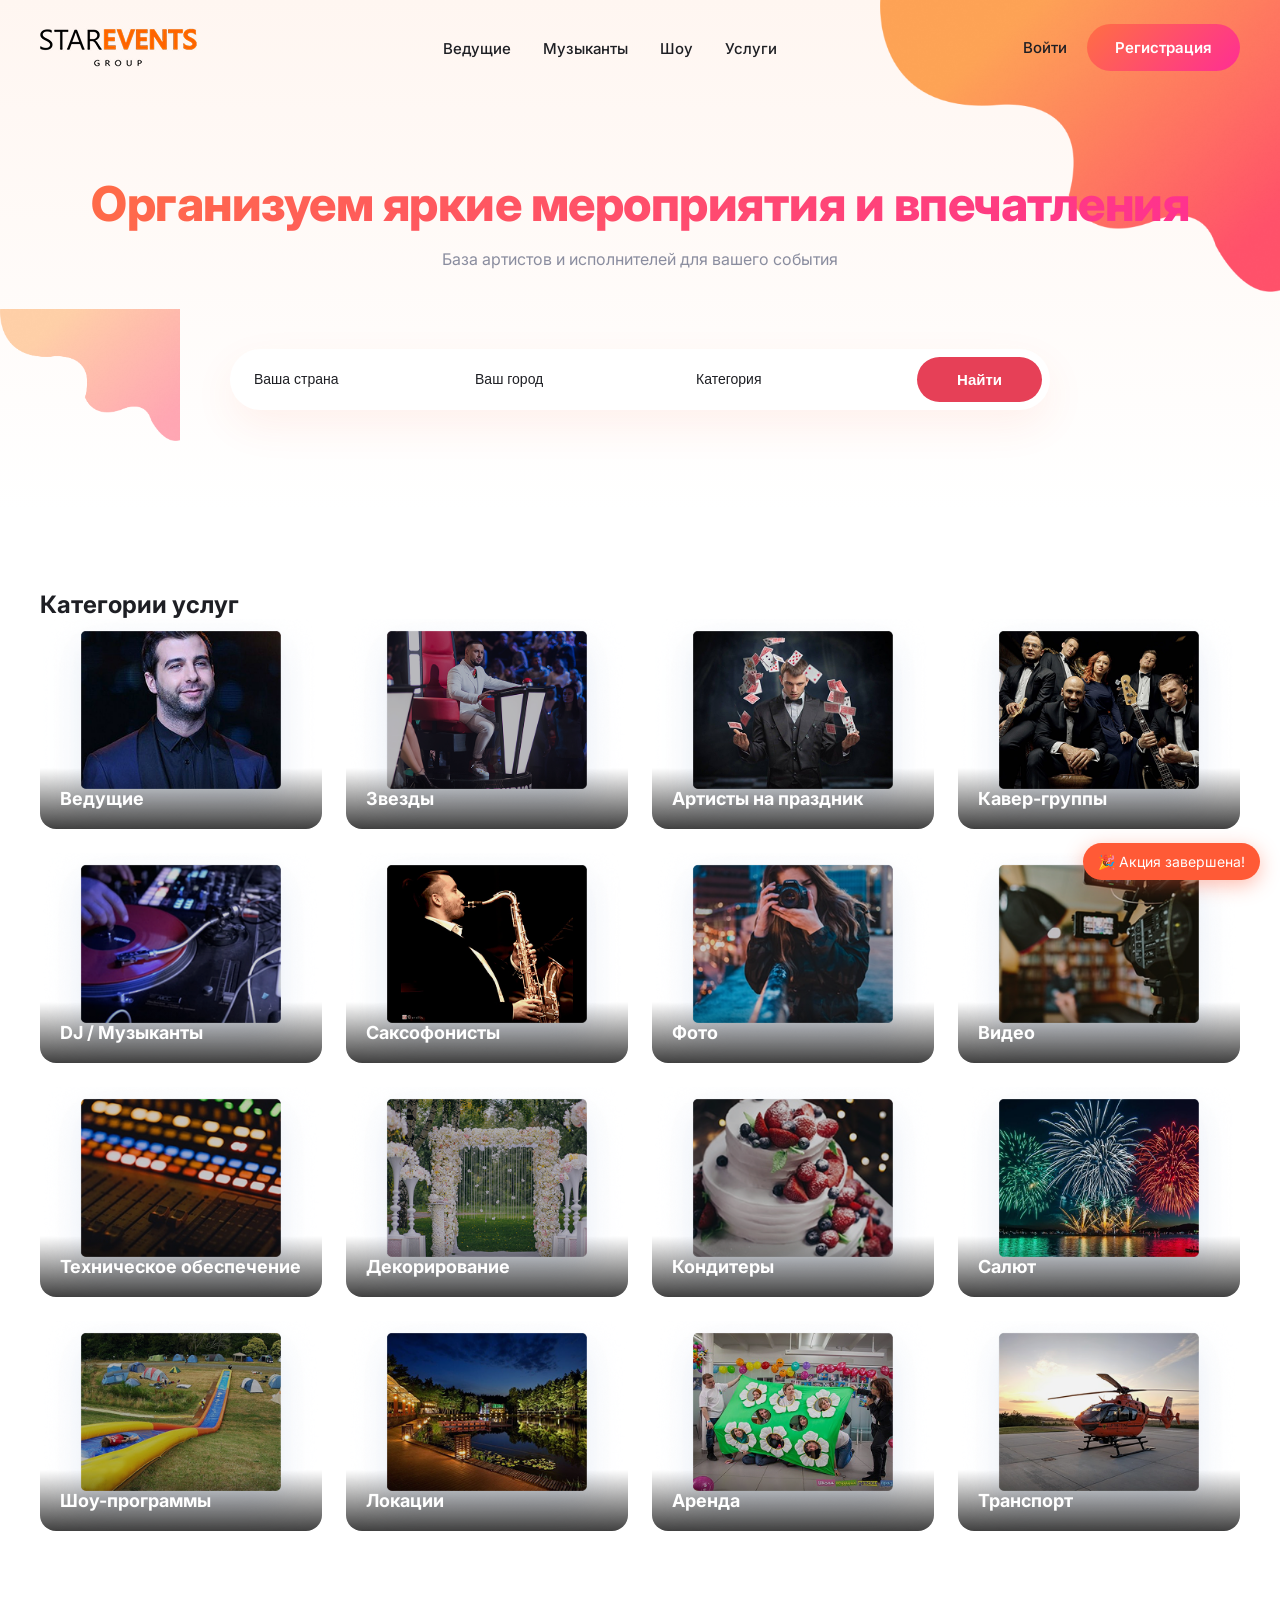
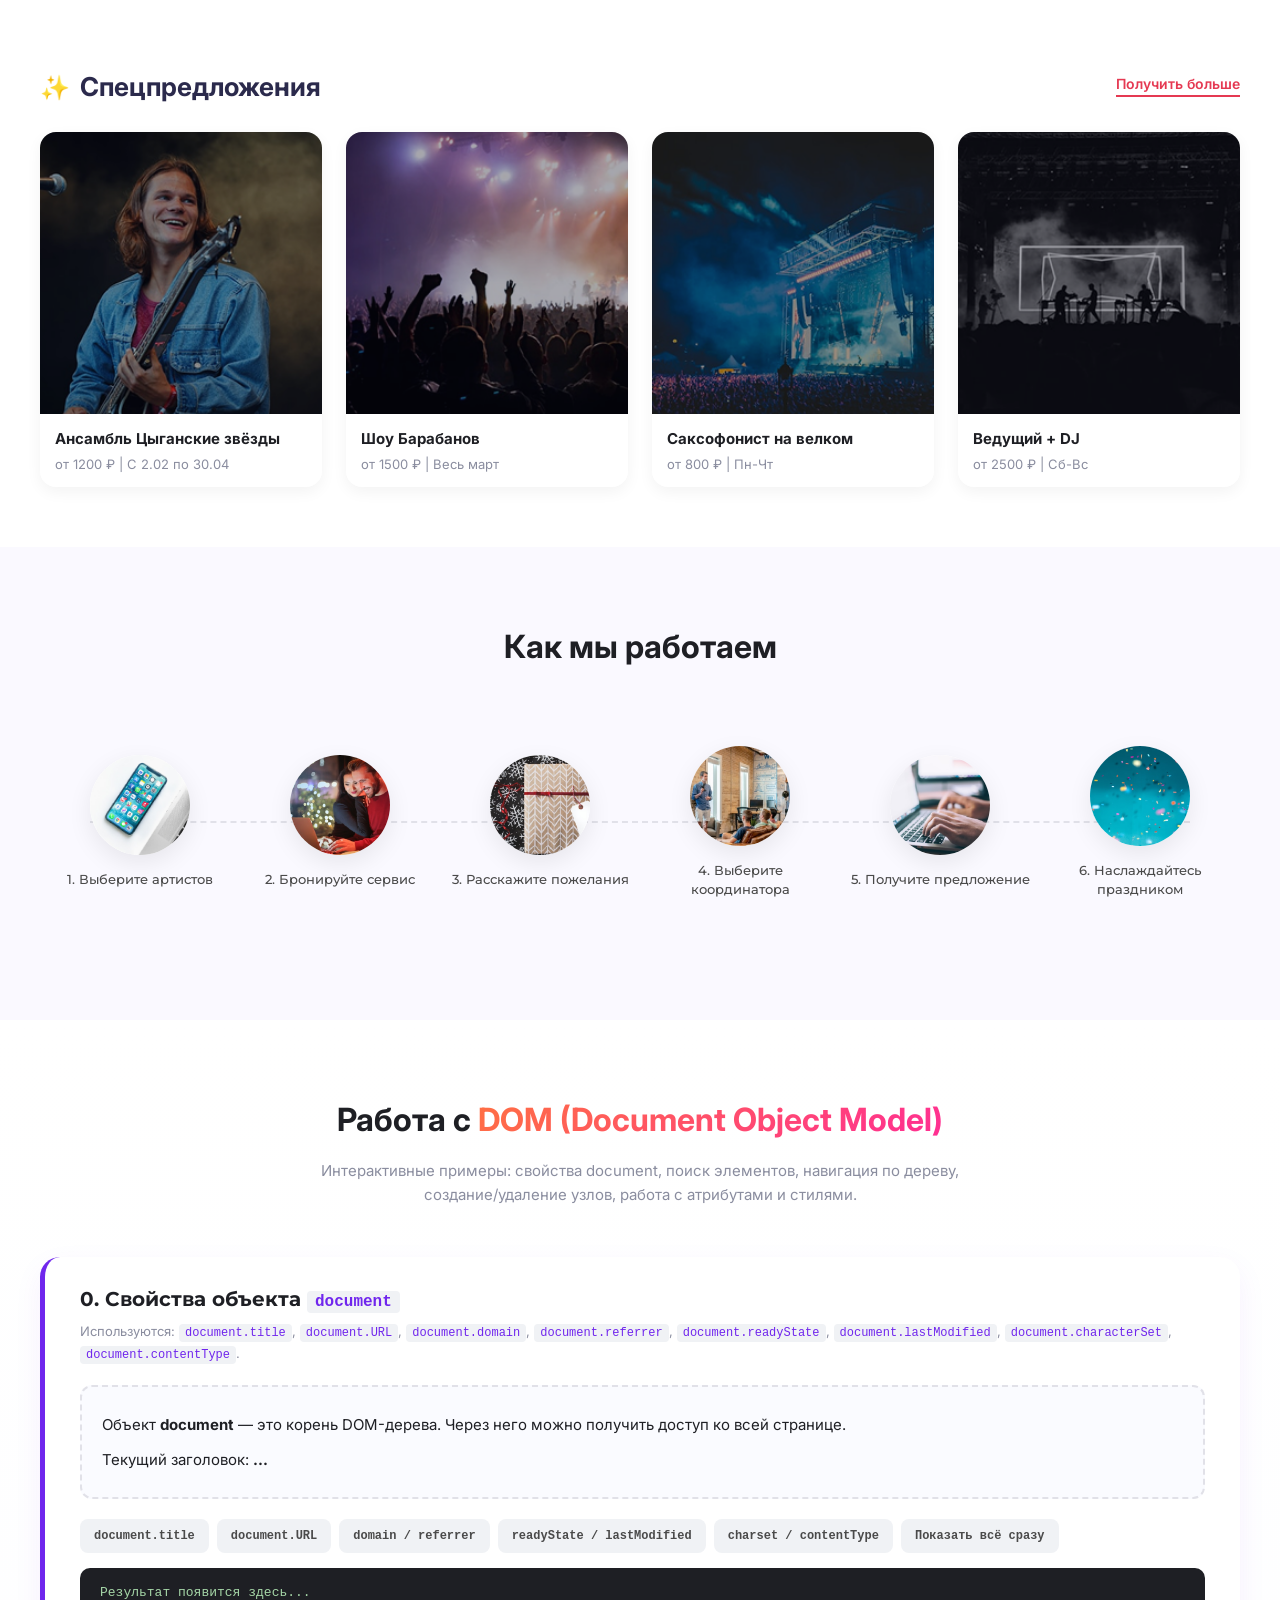
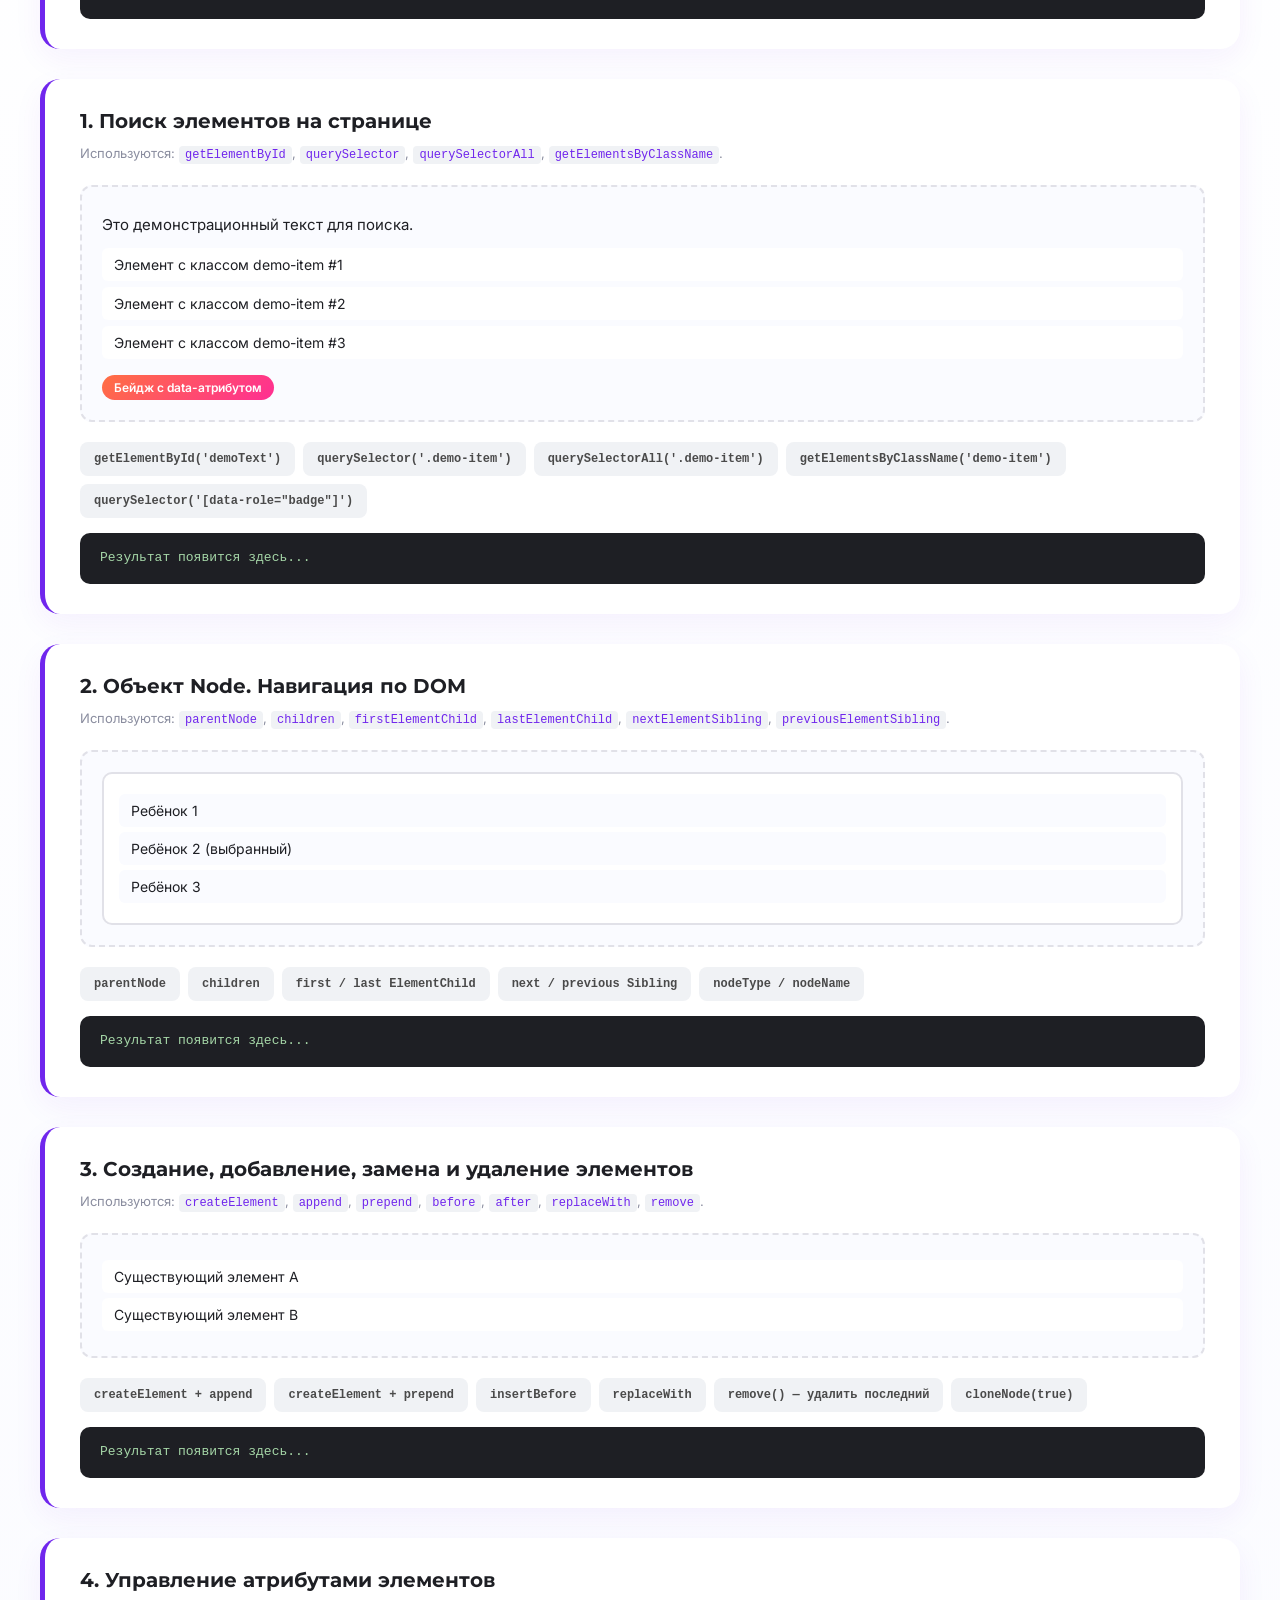
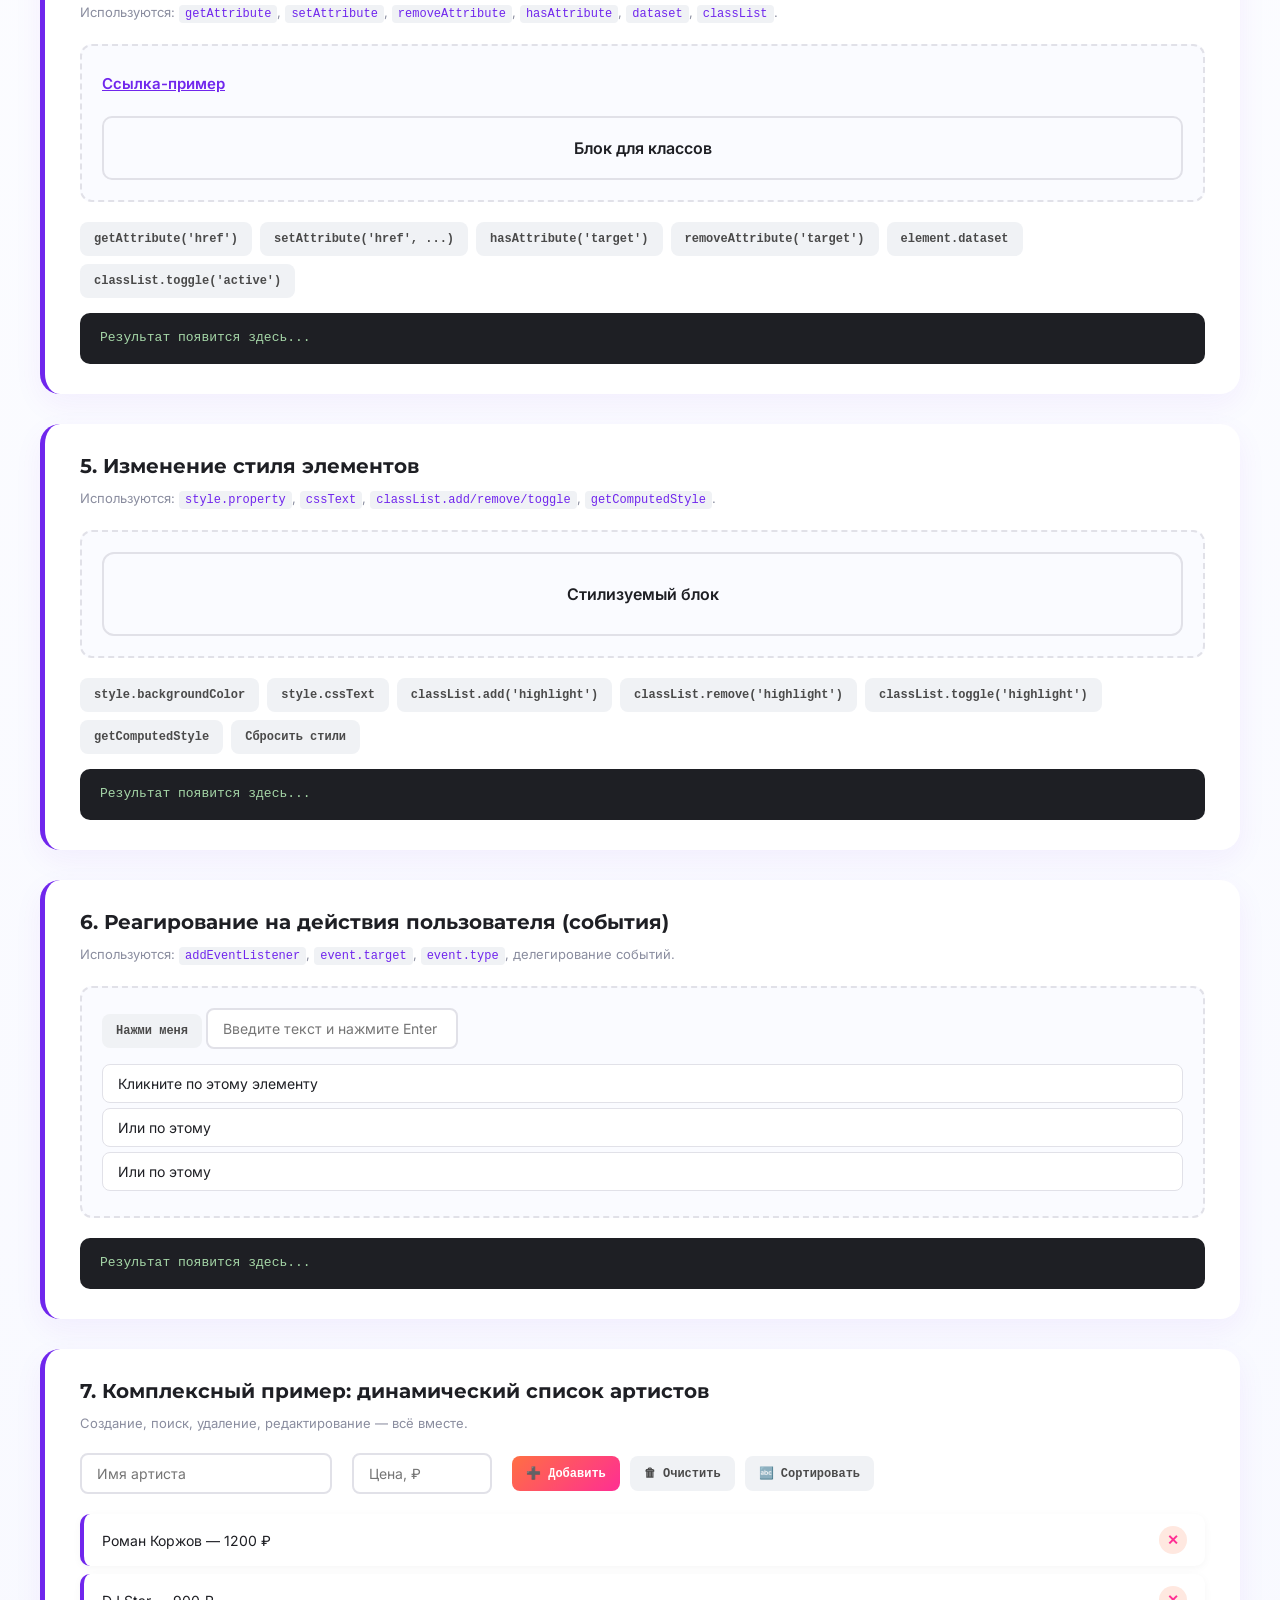
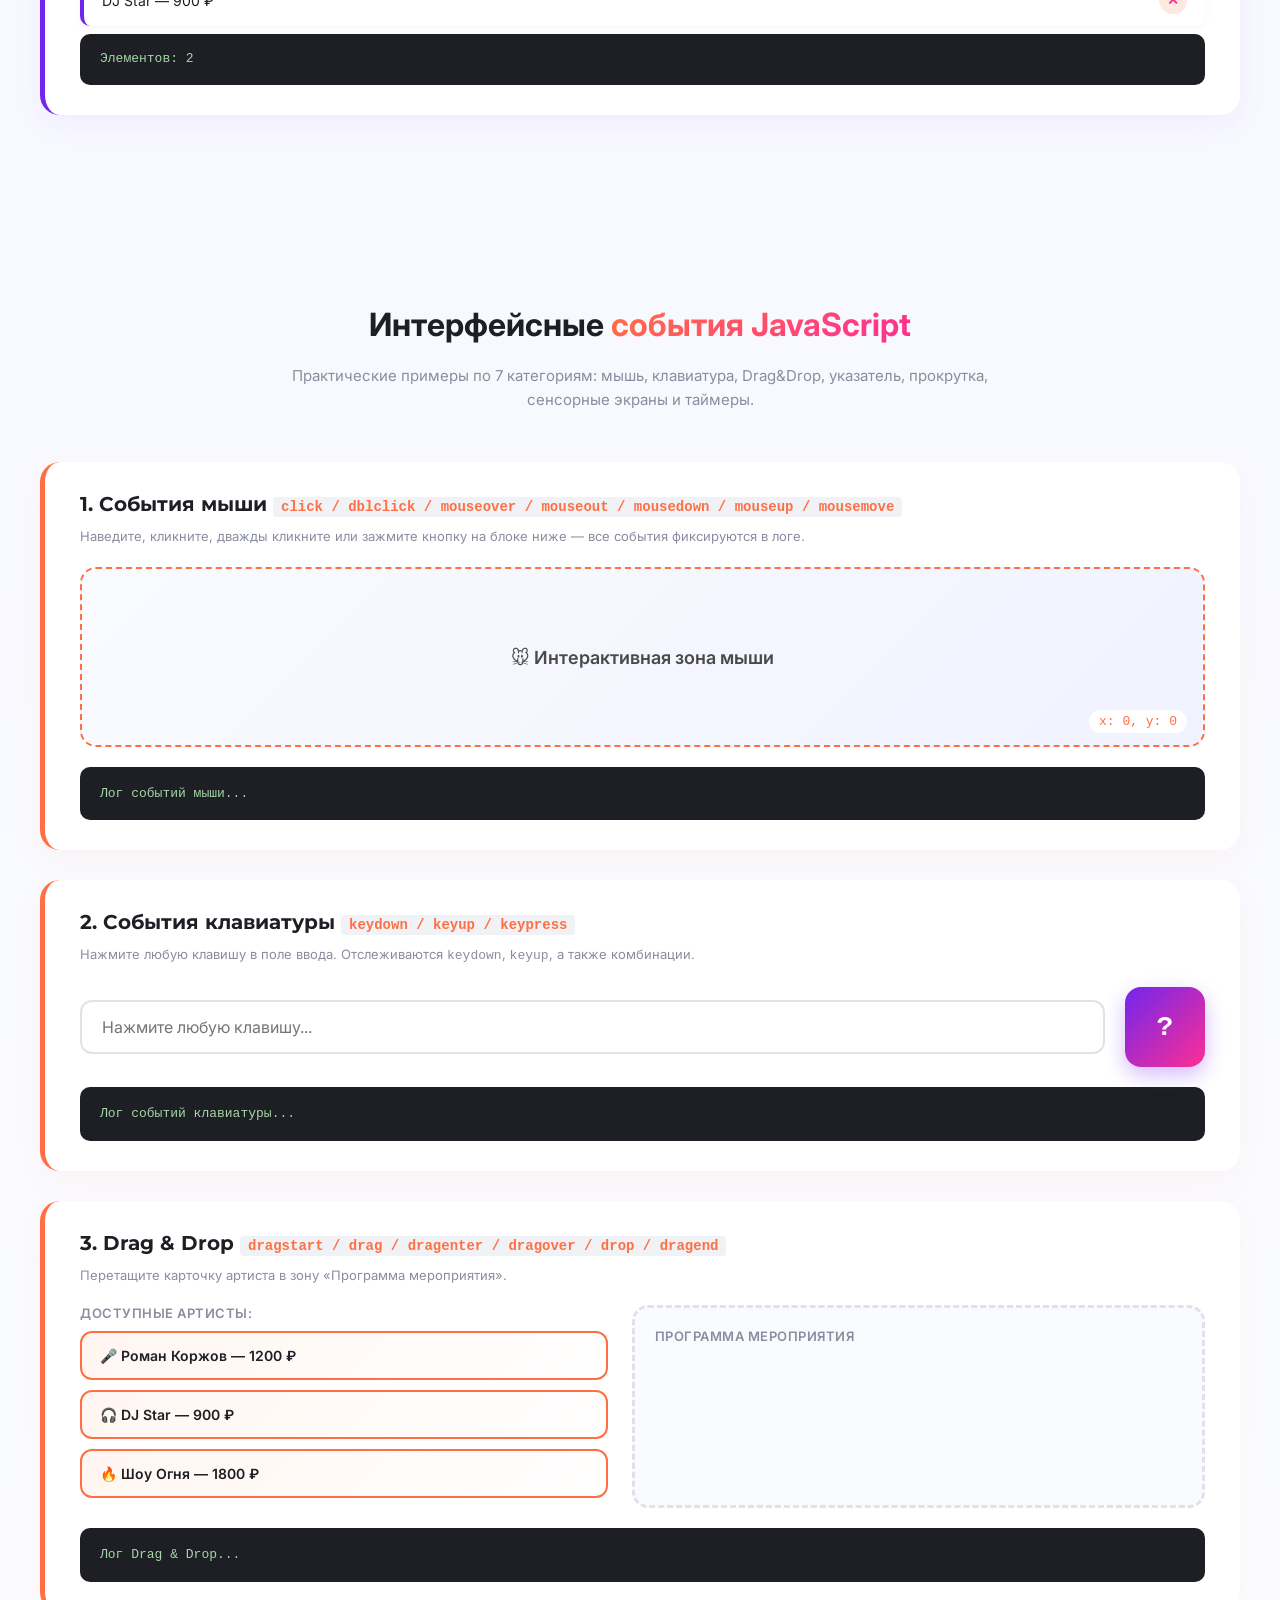
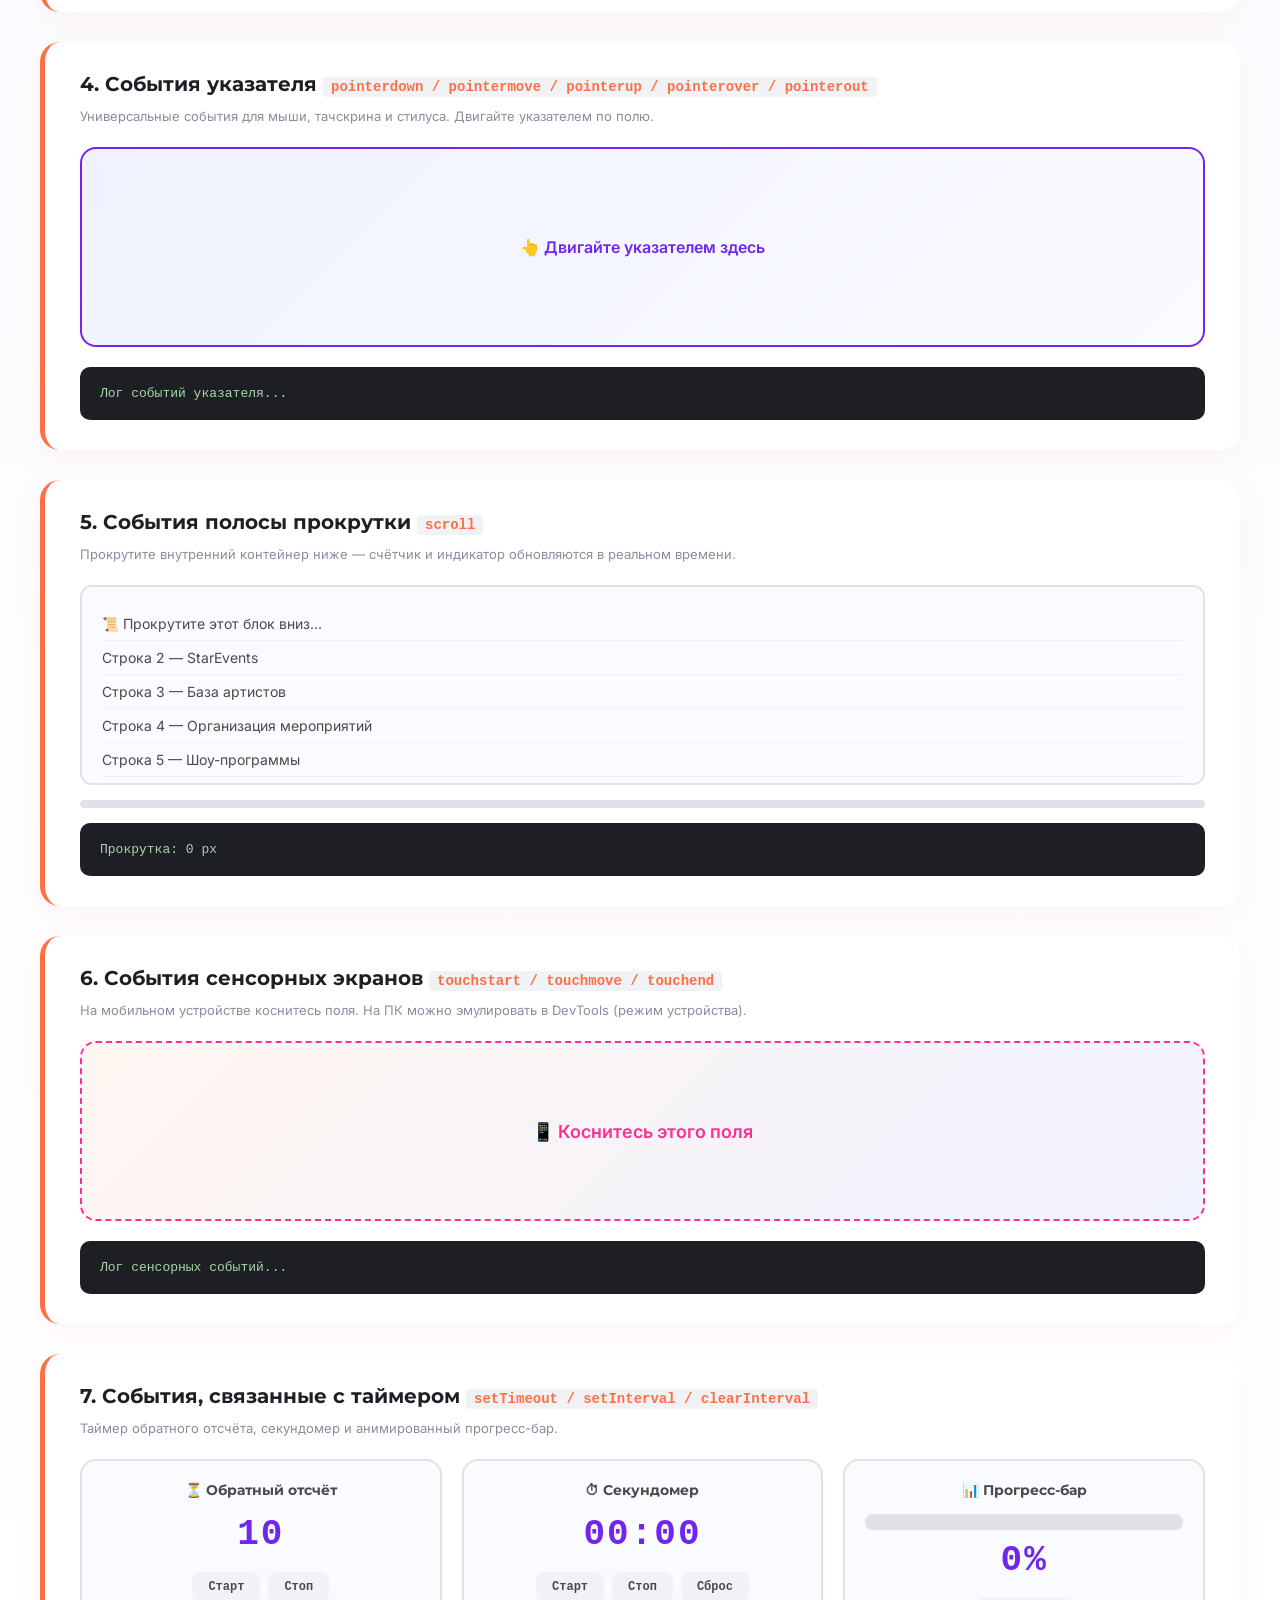
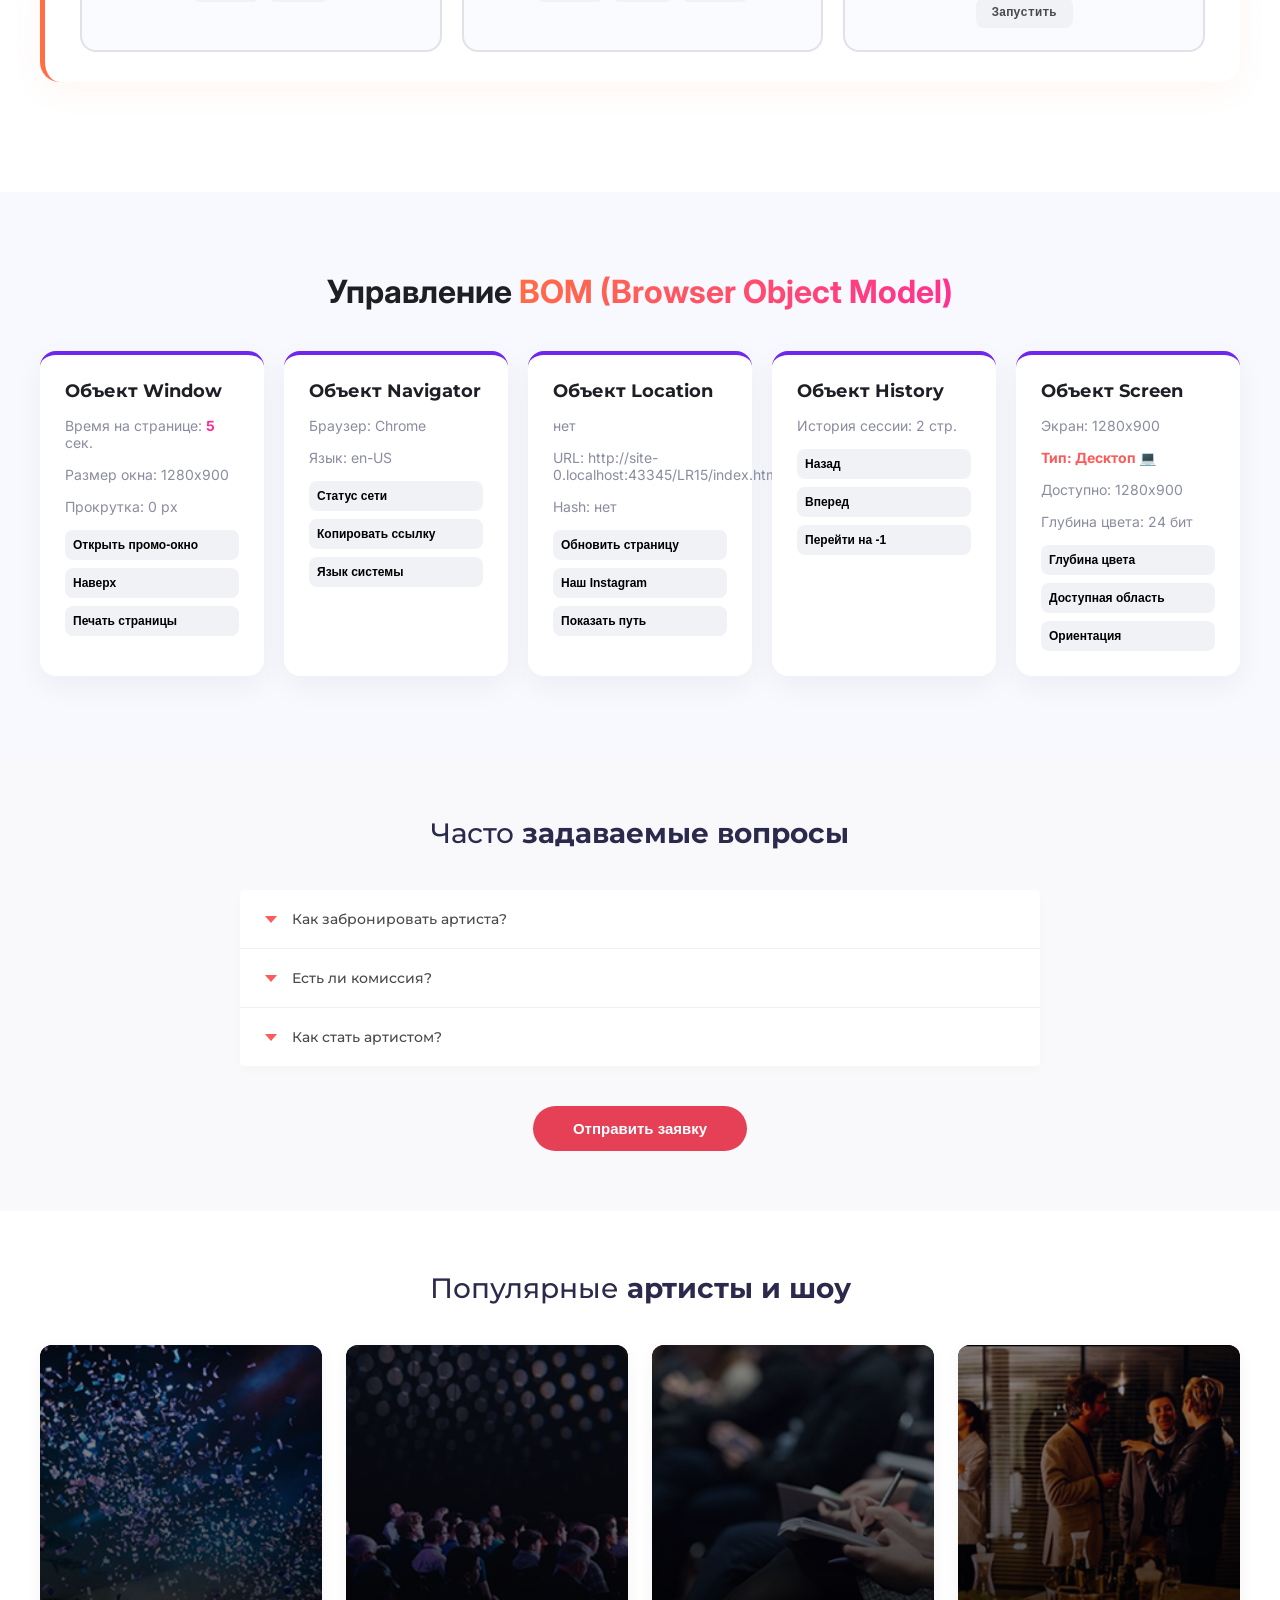
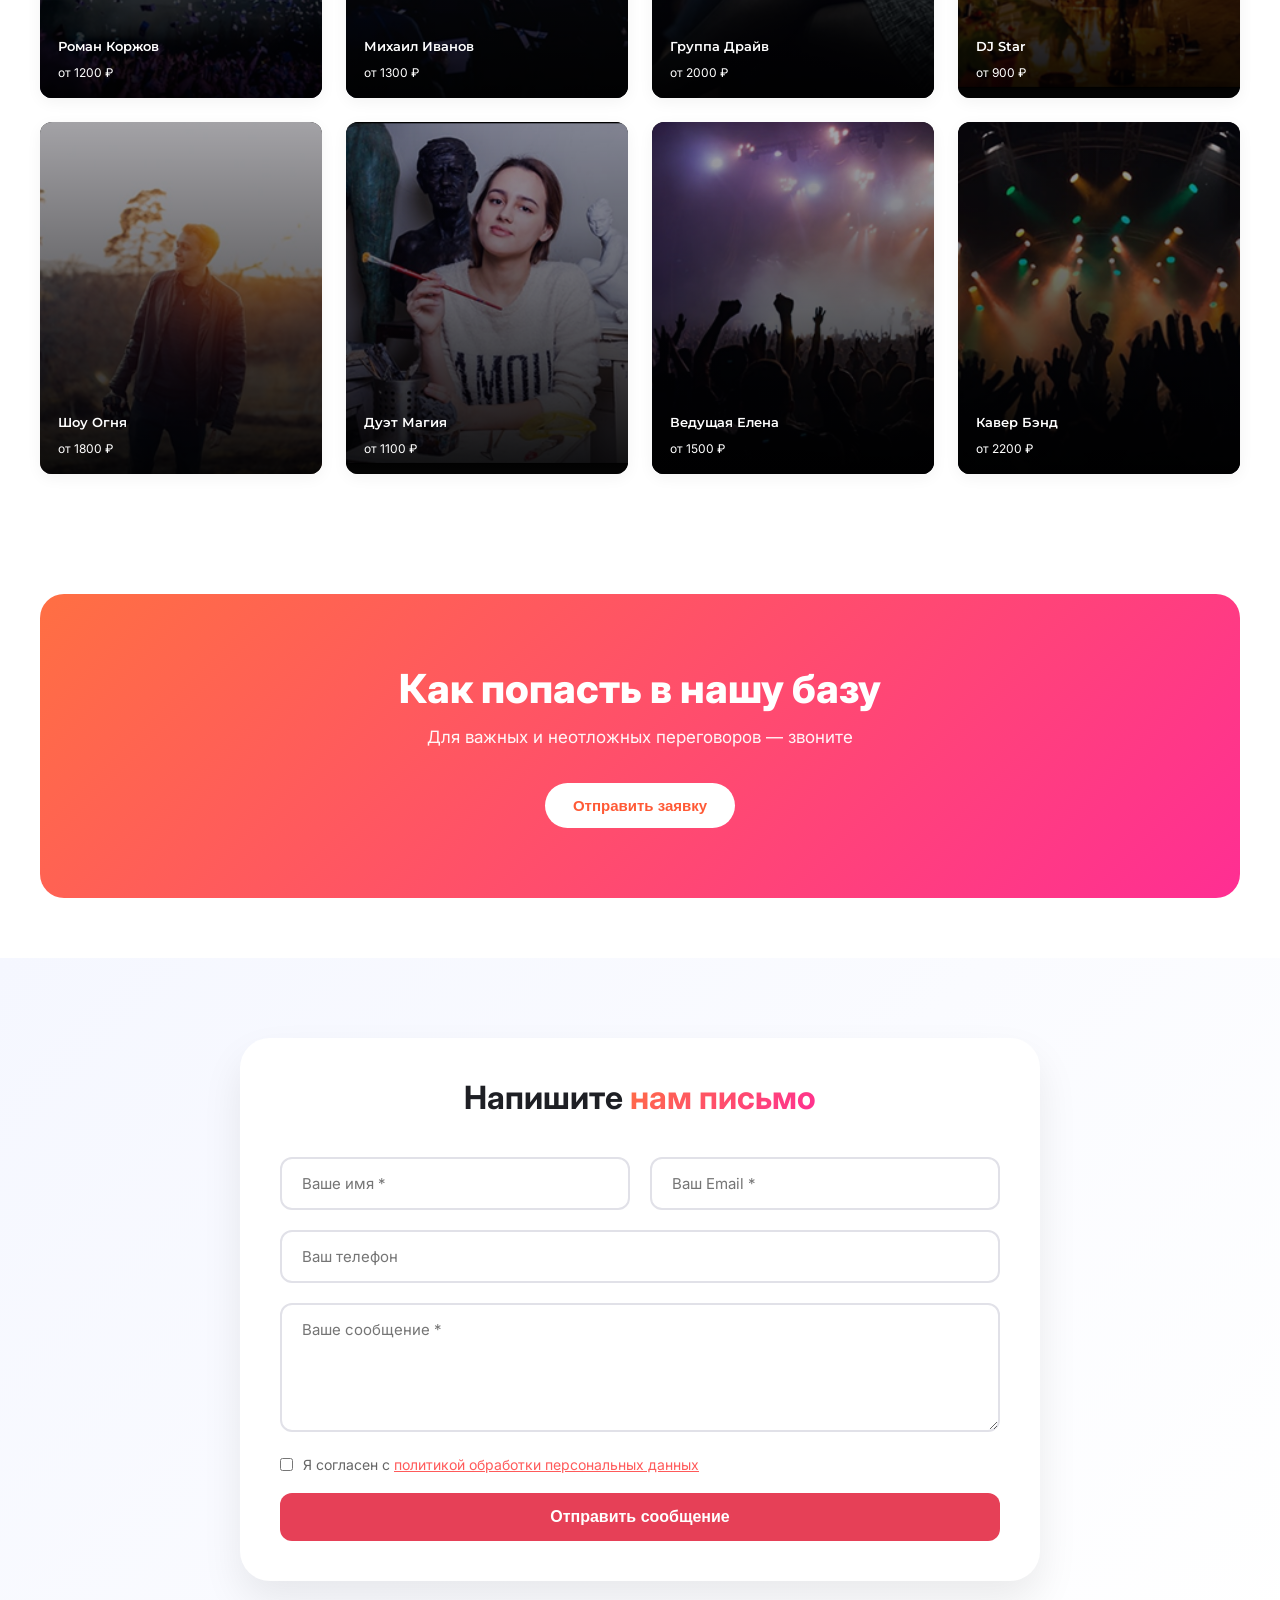
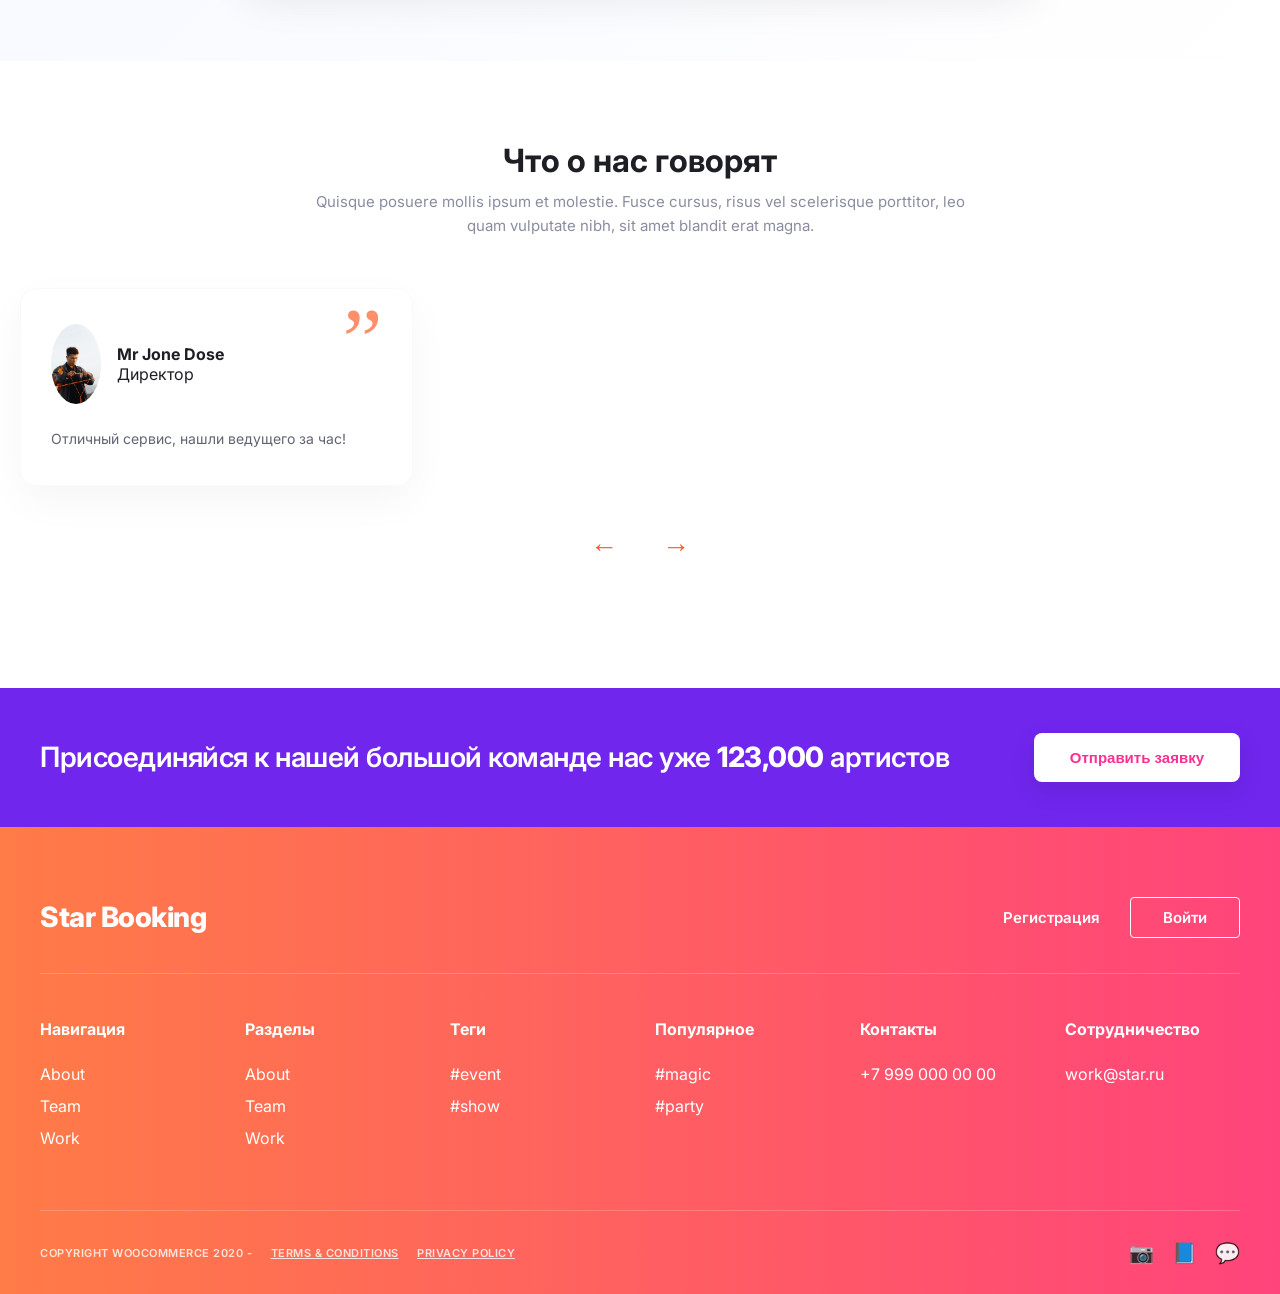
<file: LR15/index.html>
<!DOCTYPE html>
<html lang="ru">
<head>
    <meta charset="UTF-8">
    <meta name="viewport" content="width=device-width, initial-scale=1.0, user-scalable=yes">
    <meta name="author" content="StarEvents Team">
    <meta name="keywords" content="организация мероприятий, артисты, шоу, ведущие, праздник, StarEvents">
    <meta name="description" content="StarEvents — база артистов и исполнителей для вашего события. Организуем яркие мероприятия и впечатления.">
    <title>StarEvents — Организуем яркие мероприятия и впечатления</title>
    <link rel="icon" type="image/png" href="Image/favicon.png">
    <link rel="stylesheet" href="CSS/style.css">
    <link href="https://fonts.googleapis.com/css2?family=Inter:wght@400;500;600;700;800&family=Montserrat:wght@400;500;600;700&display=swap" rel="stylesheet">
    <script src="js/scripts.js" defer></script>
</head>
<body>

    <!-- ШАПКА И ГЛАВНЫЙ ЭКРАН -->
    <header class="header">
        <div class="container">
            <nav class="navbar">
                <div class="logo">
                    <img src="Image/logo.png" alt="Star Booking - Главная страница">
                </div>
                <div class="hamburger">
                    <span></span>
                    <span></span>
                    <span></span>
                </div>
                <ul class="nav-links">
                    <li><a href="#" onclick="handleCategoryClick('Ведущие'); return false;">Ведущие</a></li>
                    <li><a href="#" onclick="handleCategoryClick('Музыканты'); return false;">Музыканты</a></li>
                    <li><a href="#" onclick="handleCategoryClick('Шоу'); return false;">Шоу</a></li>
                    <li><a href="#" onclick="handleCategoryClick('Услуги'); return false;">Услуги</a></li>
                </ul>
                <div class="nav-auth">
                    <a href="#" class="btn-login" onclick="showLoginDialog(); return false;">Войти</a>
                    <a href="#" class="btn btn-primary" onclick="showRegisterDialog(); return false;">Регистрация</a>
                </div>
            </nav>
            
            <div class="hero">
                <h1>Организуем яркие мероприятия и впечатления</h1>
                <p>База артистов и исполнителей для вашего события</p>
                
                <div class="search-filter">
                    <div class="filter-item">
                        <select class="filter-select" id="countrySelect" aria-label="Выбор страны">
                            <option value="">Ваша страна</option>
                            <option value="Россия">Россия</option>
                            <option value="Казахстан">Казахстан</option>
                            <option value="Беларусь">Беларусь</option>
                        </select>
                    </div>
                    <div class="filter-item">
                        <select class="filter-select" id="citySelect" aria-label="Выбор города">
                            <option value="">Ваш город</option>
                            <option value="Москва">Москва</option>
                            <option value="Санкт-Петербург">Санкт-Петербург</option>
                            <option value="Алматы">Алматы</option>
                        </select>
                    </div>
                    <div class="filter-item">
                        <select class="filter-select" id="categorySelect" aria-label="Выбор категории">
                            <option value="">Категория</option>
                            <option value="Ведущие">Ведущие</option>
                            <option value="Музыканты">Музыканты</option>
                            <option value="Шоу">Шоу</option>
                        </select>
                    </div>
                    <button class="btn-submit" onclick="performSearch()">Найти</button>
                </div>
            </div>
        </div>
    </header>

    <!-- СЕКЦИЯ: КАТЕГОРИИ -->
    <section class="categories" aria-label="Категории услуг">
        <div class="container">
            <h2 class="visually-hidden">Категории услуг</h2>
            <div class="grid-4-columns" id="categoriesGrid"></div>
        </div>
    </section>

    <!-- СЕКЦИЯ: СПЕЦПРЕДЛОЖЕНИЯ -->
    <section class="offers section-padding">
        <div class="container">
            <div class="section-header">
                <h2>Спецпредложения</h2>
                <a href="#" class="link-all" onclick="showAllOffers(); return false;">Получить больше</a>
            </div>
            <div class="grid-container grid-4-columns" id="offersGrid"></div>
        </div>
    </section>

    <!-- СЕКЦИЯ: КАК МЫ РАБОТАЕМ -->
    <section class="how-we-work">
        <div class="container">
            <h2 class="section-title">Как мы работаем</h2>
            <div class="steps-container" id="stepsContainer"></div>
        </div>
    </section>

    <!-- ============================================================ -->
    <!-- DOM DASHBOARD (ЛАБОРАТОРНАЯ РАБОТА)                          -->
    <!-- ============================================================ -->
    <section class="dom-section" id="dom-section">
        <div class="container">
            <h2 class="section-title">Работа с <span>DOM (Document Object Model)</span></h2>
            <p class="section-subtitle">Интерактивные примеры: свойства document, поиск элементов, навигация по дереву, создание/удаление узлов, работа с атрибутами и стилями.</p>

            <!-- БЛОК 0: СВОЙСТВА ОБЪЕКТА DOCUMENT -->
            <div class="dom-block">
                <h3 class="dom-block-title">0. Свойства объекта <code>document</code></h3>
                <p class="dom-hint">Используются: <code>document.title</code>, <code>document.URL</code>, <code>document.domain</code>, <code>document.referrer</code>, <code>document.readyState</code>, <code>document.lastModified</code>, <code>document.characterSet</code>, <code>document.contentType</code>.</p>

                <div class="dom-demo-area" id="documentDemoArea">
                    <p class="demo-text">Объект <b>document</b> — это корень DOM-дерева. Через него можно получить доступ ко всей странице.</p>
                    <p class="demo-text">Текущий заголовок: <b id="docTitleDisplay">...</b></p>
                </div>

                <div class="dom-buttons">
                    <button class="btn-mini dom-btn" onclick="demoDocumentTitle()">document.title</button>
                    <button class="btn-mini dom-btn" onclick="demoDocumentURL()">document.URL</button>
                    <button class="btn-mini dom-btn" onclick="demoDocumentInfo()">domain / referrer</button>
                    <button class="btn-mini dom-btn" onclick="demoDocumentReady()">readyState / lastModified</button>
                    <button class="btn-mini dom-btn" onclick="demoDocumentCharset()">charset / contentType</button>
                    <button class="btn-mini dom-btn" onclick="demoDocumentAll()">Показать всё сразу</button>
                </div>

                <div class="dom-result" id="documentResult">Результат появится здесь...</div>
            </div>

            <!-- БЛОК 1: ПОИСК ЭЛЕМЕНТОВ -->
            <div class="dom-block">
                <h3 class="dom-block-title">1. Поиск элементов на странице</h3>
                <p class="dom-hint">Используются: <code>getElementById</code>, <code>querySelector</code>, <code>querySelectorAll</code>, <code>getElementsByClassName</code>.</p>

                <div class="dom-demo-area" id="searchDemoArea">
                    <p class="demo-text" id="demoText">Это демонстрационный текст для поиска.</p>
                    <p class="demo-item">Элемент с классом demo-item #1</p>
                    <p class="demo-item">Элемент с классом demo-item #2</p>
                    <p class="demo-item">Элемент с классом demo-item #3</p>
                    <span data-role="badge">Бейдж с data-атрибутом</span>
                </div>

                <div class="dom-buttons">
                    <button class="btn-mini dom-btn" onclick="demoGetElementById()">getElementById('demoText')</button>
                    <button class="btn-mini dom-btn" onclick="demoQuerySelector()">querySelector('.demo-item')</button>
                    <button class="btn-mini dom-btn" onclick="demoQuerySelectorAll()">querySelectorAll('.demo-item')</button>
                    <button class="btn-mini dom-btn" onclick="demoGetElementsByClassName()">getElementsByClassName('demo-item')</button>
                    <button class="btn-mini dom-btn" onclick="demoQueryByDataAttr()">querySelector('[data-role="badge"]')</button>
                </div>

                <div class="dom-result" id="searchResult">Результат появится здесь...</div>
            </div>

            <!-- БЛОК 2: НАВИГАЦИЯ ПО DOM -->
            <div class="dom-block">
                <h3 class="dom-block-title">2. Объект Node. Навигация по DOM</h3>
                <p class="dom-hint">Используются: <code>parentNode</code>, <code>children</code>, <code>firstElementChild</code>, <code>lastElementChild</code>, <code>nextElementSibling</code>, <code>previousElementSibling</code>.</p>

                <div class="dom-demo-area" id="navDemoArea">
                    <div class="nav-parent" id="navParent">
                        <p class="nav-child" id="navChild1">Ребёнок 1</p>
                        <p class="nav-child" id="navChild2">Ребёнок 2 (выбранный)</p>
                        <p class="nav-child" id="navChild3">Ребёнок 3</p>
                    </div>
                </div>

                <div class="dom-buttons">
                    <button class="btn-mini dom-btn" onclick="demoParent()">parentNode</button>
                    <button class="btn-mini dom-btn" onclick="demoChildren()">children</button>
                    <button class="btn-mini dom-btn" onclick="demoFirstLast()">first / last ElementChild</button>
                    <button class="btn-mini dom-btn" onclick="demoSiblings()">next / previous Sibling</button>
                    <button class="btn-mini dom-btn" onclick="demoNodeType()">nodeType / nodeName</button>
                </div>

                <div class="dom-result" id="navResult">Результат появится здесь...</div>
            </div>

            <!-- БЛОК 3: СОЗДАНИЕ / ДОБАВЛЕНИЕ / УДАЛЕНИЕ -->
            <div class="dom-block">
                <h3 class="dom-block-title">3. Создание, добавление, замена и удаление элементов</h3>
                <p class="dom-hint">Используются: <code>createElement</code>, <code>append</code>, <code>prepend</code>, <code>before</code>, <code>after</code>, <code>replaceWith</code>, <code>remove</code>.</p>

                <div class="dom-demo-area" id="createDemoArea">
                    <p class="create-item">Существующий элемент A</p>
                    <p class="create-item">Существующий элемент B</p>
                </div>

                <div class="dom-buttons">
                    <button class="btn-mini dom-btn" onclick="demoCreateAppend()">createElement + append</button>
                    <button class="btn-mini dom-btn" onclick="demoCreatePrepend()">createElement + prepend</button>
                    <button class="btn-mini dom-btn" onclick="demoInsertBefore()">insertBefore</button>
                    <button class="btn-mini dom-btn" onclick="demoReplaceElement()">replaceWith</button>
                    <button class="btn-mini dom-btn" onclick="demoRemoveLast()">remove() — удалить последний</button>
                    <button class="btn-mini dom-btn" onclick="demoCloneElement()">cloneNode(true)</button>
                </div>

                <div class="dom-result" id="createResult">Результат появится здесь...</div>
            </div>

            <!-- БЛОК 4: УПРАВЛЕНИЕ АТРИБУТАМИ -->
            <div class="dom-block">
                <h3 class="dom-block-title">4. Управление атрибутами элементов</h3>
                <p class="dom-hint">Используются: <code>getAttribute</code>, <code>setAttribute</code>, <code>removeAttribute</code>, <code>hasAttribute</code>, <code>dataset</code>, <code>classList</code>.</p>

                <div class="dom-demo-area" id="attrDemoArea">
                    <a href="https://example.com" 
                       id="attrLink" 
                       class="attr-link" 
                       target="_blank" 
                       data-category="promo"
                       data-priority="high">Ссылка-пример</a>
                    <div id="attrBox" class="attr-box">Блок для классов</div>
                </div>

                <div class="dom-buttons">
                    <button class="btn-mini dom-btn" onclick="demoGetAttribute()">getAttribute('href')</button>
                    <button class="btn-mini dom-btn" onclick="demoSetAttribute()">setAttribute('href', ...)</button>
                    <button class="btn-mini dom-btn" onclick="demoHasAttribute()">hasAttribute('target')</button>
                    <button class="btn-mini dom-btn" onclick="demoRemoveAttribute()">removeAttribute('target')</button>
                    <button class="btn-mini dom-btn" onclick="demoDataset()">element.dataset</button>
                    <button class="btn-mini dom-btn" onclick="demoClassList()">classList.toggle('active')</button>
                </div>

                <div class="dom-result" id="attrResult">Результат появится здесь...</div>
            </div>

            <!-- БЛОК 5: ИЗМЕНЕНИЕ СТИЛЕЙ -->
            <div class="dom-block">
                <h3 class="dom-block-title">5. Изменение стиля элементов</h3>
                <p class="dom-hint">Используются: <code>style.property</code>, <code>cssText</code>, <code>classList.add/remove/toggle</code>, <code>getComputedStyle</code>.</p>

                <div class="dom-demo-area">
                    <div id="styleBox" class="style-box">Стилизуемый блок</div>
                </div>

                <div class="dom-buttons">
                    <button class="btn-mini dom-btn" onclick="demoStyleDirect()">style.backgroundColor</button>
                    <button class="btn-mini dom-btn" onclick="demoStyleCssText()">style.cssText</button>
                    <button class="btn-mini dom-btn" onclick="demoAddClass()">classList.add('highlight')</button>
                    <button class="btn-mini dom-btn" onclick="demoRemoveClass()">classList.remove('highlight')</button>
                    <button class="btn-mini dom-btn" onclick="demoToggleClass()">classList.toggle('highlight')</button>
                    <button class="btn-mini dom-btn" onclick="demoGetComputed()">getComputedStyle</button>
                    <button class="btn-mini dom-btn" onclick="demoResetStyle()">Сбросить стили</button>
                </div>

                <div class="dom-result" id="styleResult">Результат появится здесь...</div>
            </div>

            <!-- БЛОК 6: СОБЫТИЯ -->
            <div class="dom-block">
                <h3 class="dom-block-title">6. Реагирование на действия пользователя (события)</h3>
                <p class="dom-hint">Используются: <code>addEventListener</code>, <code>event.target</code>, <code>event.type</code>, делегирование событий.</p>

                <div class="dom-demo-area">
                    <button class="btn-mini dom-btn" id="eventBtn">Нажми меня</button>
                    <input type="text" id="eventInput" class="dom-input" placeholder="Введите текст и нажмите Enter">
                    <div id="eventList" class="event-list">
                        <p class="event-item">Кликните по этому элементу</p>
                        <p class="event-item">Или по этому</p>
                        <p class="event-item">Или по этому</p>
                    </div>
                </div>

                <div class="dom-result" id="eventResult">Результат появится здесь...</div>
            </div>

            <!-- БЛОК 7: ЖИВОЙ СПИСОК АРТИСТОВ (комплексный пример) -->
            <div class="dom-block">
                <h3 class="dom-block-title">7. Комплексный пример: динамический список артистов</h3>
                <p class="dom-hint">Создание, поиск, удаление, редактирование — всё вместе.</p>

                <div class="dom-toolbar">
                    <input type="text" id="newArtistName" class="dom-input" placeholder="Имя артиста">
                    <input type="number" id="newArtistPrice" class="dom-input" placeholder="Цена, ₽" style="max-width:140px;">
                    <button class="btn-mini dom-btn dom-btn-accent" onclick="addArtistToList()">➕ Добавить</button>
                    <button class="btn-mini dom-btn" onclick="clearArtistList()">🗑 Очистить</button>
                    <button class="btn-mini dom-btn" onclick="sortArtistList()">🔤 Сортировать</button>
                </div>

                <ul id="dynamicArtistList" class="dynamic-list">
                    <li class="dynamic-item">Роман Коржов — 1200 ₽ <button class="li-remove" onclick="removeListItem(this)">✕</button></li>
                    <li class="dynamic-item">DJ Star — 900 ₽ <button class="li-remove" onclick="removeListItem(this)">✕</button></li>
                </ul>

                <div class="dom-result" id="complexResult">Элементов: 2</div>
            </div>

        </div>
    </section>
    <!-- ============================================================ -->
    <!-- КОНЕЦ DOM DASHBOARD                                          -->
    <!-- ============================================================ -->

    <!-- ============================================================ -->
    <!-- СЕКЦИЯ: ИНТЕРФЕЙСНЫЕ СОБЫТИЯ (Задание 2)                     -->
    <!-- ============================================================ -->
    <section class="events-section" id="events-section">
        <div class="container">
            <h2 class="section-title">Интерфейсные <span>события JavaScript</span></h2>
            <p class="section-subtitle">Практические примеры по 7 категориям: мышь, клавиатура, Drag&Drop, указатель, прокрутка, сенсорные экраны и таймеры.</p>

            <!-- 1. СОБЫТИЯ МЫШИ -->
            <div class="events-block">
                <h3 class="events-block-title">1. События мыши <code>click / dblclick / mouseover / mouseout / mousedown / mouseup / mousemove</code></h3>
                <p class="events-hint">Наведите, кликните, дважды кликните или зажмите кнопку на блоке ниже — все события фиксируются в логе.</p>

                <div class="mouse-zone" id="mouseZone">
                    <span class="mouse-zone-text">🐭 Интерактивная зона мыши</span>
                    <span class="mouse-coords" id="mouseCoords">x: 0, y: 0</span>
                </div>

                <div class="events-log" id="mouseLog">Лог событий мыши...</div>
            </div>

            <!-- 2. СОБЫТИЯ КЛАВИАТУРЫ -->
            <div class="events-block">
                <h3 class="events-block-title">2. События клавиатуры <code>keydown / keyup / keypress</code></h3>
                <p class="events-hint">Нажмите любую клавишу в поле ввода. Отслеживаются <code>keydown</code>, <code>keyup</code>, а также комбинации.</p>

                <div class="keyboard-demo">
                    <input type="text" id="keyboardInput" class="events-input" placeholder="Нажмите любую клавишу...">
                    <div class="key-visual" id="keyVisual">?</div>
                </div>

                <div class="events-log" id="keyboardLog">Лог событий клавиатуры...</div>
            </div>

            <!-- 3. DRAG & DROP -->
            <div class="events-block">
                <h3 class="events-block-title">3. Drag &amp; Drop <code>dragstart / drag / dragenter / dragover / drop / dragend</code></h3>
                <p class="events-hint">Перетащите карточку артиста в зону «Программа мероприятия».</p>

                <div class="drag-container">
                    <div class="drag-source">
                        <p class="drag-label">Доступные артисты:</p>
                        <div class="drag-card" draggable="true" data-artist="Роман Коржов" data-price="1200">🎤 Роман Коржов — 1200 ₽</div>
                        <div class="drag-card" draggable="true" data-artist="DJ Star" data-price="900">🎧 DJ Star — 900 ₽</div>
                        <div class="drag-card" draggable="true" data-artist="Шоу Огня" data-price="1800">🔥 Шоу Огня — 1800 ₽</div>
                    </div>

                    <div class="drag-dropzone" id="dropZone">
                        <p class="drop-label">Программа мероприятия</p>
                        <ul class="drop-list" id="dropList"></ul>
                    </div>
                </div>

                <div class="events-log" id="dragLog">Лог Drag &amp; Drop...</div>
            </div>

            <!-- 4. СОБЫТИЯ УКАЗАТЕЛЯ -->
            <div class="events-block">
                <h3 class="events-block-title">4. События указателя <code>pointerdown / pointermove / pointerup / pointerover / pointerout</code></h3>
                <p class="events-hint">Универсальные события для мыши, тачскрина и стилуса. Двигайте указателем по полю.</p>

                <div class="pointer-zone" id="pointerZone">
                    <span>👆 Двигайте указателем здесь</span>
                    <div class="pointer-dot" id="pointerDot"></div>
                </div>

                <div class="events-log" id="pointerLog">Лог событий указателя...</div>
            </div>

            <!-- 5. СОБЫТИЯ ПРОКРУТКИ -->
            <div class="events-block">
                <h3 class="events-block-title">5. События полосы прокрутки <code>scroll</code></h3>
                <p class="events-hint">Прокрутите внутренний контейнер ниже — счётчик и индикатор обновляются в реальном времени.</p>

                <div class="scroll-demo" id="scrollDemo">
                    <div class="scroll-content">
                        <p>📜 Прокрутите этот блок вниз...</p>
                        <p>Строка 2 — StarEvents</p>
                        <p>Строка 3 — База артистов</p>
                        <p>Строка 4 — Организация мероприятий</p>
                        <p>Строка 5 — Шоу-программы</p>
                        <p>Строка 6 — Кавер-группы</p>
                        <p>Строка 7 — Ведущие</p>
                        <p>Строка 8 — DJ и музыканты</p>
                        <p>Строка 9 — Саксофонисты</p>
                        <p>Строка 10 — Фото и видео</p>
                        <p>Строка 11 — Декорирование</p>
                        <p>Строка 12 — Кондитеры</p>
                        <p>Строка 13 — Салют</p>
                        <p>Строка 14 — Локации</p>
                        <p>Строка 15 — Конец 🎉</p>
                    </div>
                </div>

                <div class="scroll-indicator">
                    <div class="scroll-bar" id="scrollBar"></div>
                </div>
                <div class="events-log" id="scrollLog">Прокрутка: 0 px</div>
            </div>

            <!-- 6. СОБЫТИЯ СЕНСОРНЫХ ЭКРАНОВ -->
            <div class="events-block">
                <h3 class="events-block-title">6. События сенсорных экранов <code>touchstart / touchmove / touchend</code></h3>
                <p class="events-hint">На мобильном устройстве коснитесь поля. На ПК можно эмулировать в DevTools (режим устройства).</p>

                <div class="touch-zone" id="touchZone">
                    <span>📱 Коснитесь этого поля</span>
                    <div class="touch-ripple" id="touchRipple"></div>
                </div>

                <div class="events-log" id="touchLog">Лог сенсорных событий...</div>
            </div>

            <!-- 7. СОБЫТИЯ, СВЯЗАННЫЕ С ТАЙМЕРОМ -->
            <div class="events-block">
                <h3 class="events-block-title">7. События, связанные с таймером <code>setTimeout / setInterval / clearInterval</code></h3>
                <p class="events-hint">Таймер обратного отсчёта, секундомер и анимированный прогресс-бар.</p>

                <div class="timer-demo">
                    <div class="timer-card">
                        <h4>⏳ Обратный отсчёт</h4>
                        <div class="timer-display" id="countdownDisplay">10</div>
                        <button class="btn-mini dom-btn" onclick="startCountdown()">Старт</button>
                        <button class="btn-mini dom-btn" onclick="stopCountdown()">Стоп</button>
                    </div>

                    <div class="timer-card">
                        <h4>⏱ Секундомер</h4>
                        <div class="timer-display" id="stopwatchDisplay">00:00</div>
                        <button class="btn-mini dom-btn" onclick="startStopwatch()">Старт</button>
                        <button class="btn-mini dom-btn" onclick="stopStopwatch()">Стоп</button>
                        <button class="btn-mini dom-btn" onclick="resetStopwatch()">Сброс</button>
                    </div>

                    <div class="timer-card">
                        <h4>📊 Прогресс-бар</h4>
                        <div class="progress-track">
                            <div class="progress-fill" id="progressFill"></div>
                        </div>
                        <div class="timer-display" id="progressPercent">0%</div>
                        <button class="btn-mini dom-btn" onclick="startProgress()">Запустить</button>
                    </div>
                </div>
            </div>

        </div>
    </section>
    <!-- ============================================================ -->
    <!-- КОНЕЦ СЕКЦИИ ИНТЕРФЕЙСНЫХ СОБЫТИЙ                            -->
    <!-- ============================================================ -->

    <!-- СЕКЦИЯ: BOM DASHBOARD -->
    <section class="bom-section" id="bom-section">
        <div class="container">
            <h2 class="section-title">Управление <span>BOM (Browser Object Model)</span></h2>
            <div class="bom-grid">
                
                <div class="bom-card">
                    <h3>Объект Window</h3>
                    <p>Время на странице: <span id="page-timer">0</span> сек.</p>
                    <p>Размер окна: <span id="win-size">...</span></p>
                    <p>Прокрутка: <span id="win-scroll">0</span> px</p>
                    <div class="bom-buttons">
                        <button class="btn-mini" onclick="openPromoPopup()">Открыть промо-окно</button>
                        <button class="btn-mini" onclick="scrollToHero()">Наверх</button>
                        <button class="btn-mini" onclick="printPage()">Печать страницы</button>
                    </div>
                </div>

                <div class="bom-card">
                    <h3>Объект Navigator</h3>
                    <p id="browser-info">Браузер: <span id="nav-agent">...</span></p>
                    <p>Язык: <span id="nav-lang">...</span></p>
                    <div class="bom-buttons">
                        <button class="btn-mini" onclick="checkNetworkStatus()">Статус сети</button>
                        <button class="btn-mini" onclick="copyReferralLink()">Копировать ссылку</button>
                        <button class="btn-mini" onclick="showUserLang()">Язык системы</button>
                    </div>
                </div>

                <div class="bom-card">
                    <h3>Объект Location</h3>
                    <p id="url-params">Параметры URL: нет</p>
                    <p>URL: <span id="loc-href">...</span></p>
                    <p>Hash: <span id="loc-hash">нет</span></p>
                    <div class="bom-buttons">
                        <button class="btn-mini" onclick="refreshCurrentPage()">Обновить страницу</button>
                        <button class="btn-mini" onclick="goToSocial()">Наш Instagram</button>
                        <button class="btn-mini" onclick="showPathname()">Показать путь</button>
                    </div>
                </div>

                <div class="bom-card">
                    <h3>Объект History</h3>
                    <p>История сессии: <span id="hist-length">0</span> стр.</p>
                    <div class="bom-buttons">
                        <button class="btn-mini" onclick="goBackInHistory()">Назад</button>
                        <button class="btn-mini" onclick="goForwardInHistory()">Вперед</button>
                        <button class="btn-mini" onclick="historyGoStep()">Перейти на -1</button>
                    </div>
                </div>

                <div class="bom-card">
                    <h3>Объект Screen</h3>
                    <p id="screen-res">Экран: <span id="scr-res">...</span></p>
                    <p id="device-type" style="font-weight: bold; color: #ff5a5a;">Тип: ...</p>
                    <p>Доступно: <span id="scr-avail">...</span></p>
                    <p>Глубина цвета: <span id="scr-depth">...</span></p>
                    <div class="bom-buttons">
                        <button class="btn-mini" onclick="showColorDepth()">Глубина цвета</button>
                        <button class="btn-mini" onclick="showAvailableScreen()">Доступная область</button>
                        <button class="btn-mini" onclick="checkOrientation()">Ориентация</button>
                    </div>
                </div>
            </div>
        </div>
    </section>

    <!-- СЕКЦИЯ: FAQ -->
    <section class="faq-section">
        <div class="container">
            <h2 class="faq-title">Часто <span>задаваемые вопросы</span></h2>
            <div class="faq-container" id="faqContainer"></div>
            <div class="faq-action">
                <button class="btn-submit" onclick="showApplicationForm()">Отправить заявку</button>
            </div>
        </div>
    </section>

    <!-- СЕКЦИЯ: ПОПУЛЯРНЫЕ АРТИСТЫ -->
    <section class="popular-artists">
        <div class="container">
            <h2 class="artists-title">Популярные <span>артисты и шоу</span></h2>
            <div class="artists-grid" id="artistsGrid"></div>
        </div>
    </section>

    <!-- БАННЕР -->
    <section class="cta-base-banner">
        <div class="container">
            <h2>Как попасть в нашу базу</h2>
            <p>Для важных и неотложных переговоров — звоните</p>
            <button class="btn btn-white" onclick="showApplicationForm()">Отправить заявку</button>
        </div>
    </section>

    <!-- ФОРМА -->
    <section class="contact-form-section">
        <div class="container">
            <div class="form-wrapper">
                <h2 class="section-title">Напишите <span>нам письмо</span></h2>
                <form action="#" method="POST" class="feedback-form" id="feedbackForm">
                    <div class="form-row">
                        <div class="form-group">
                            <input type="text" id="name" name="name" placeholder="Ваше имя *" required>
                        </div>
                        <div class="form-group">
                            <input type="email" id="email" name="email" placeholder="Ваш Email *" required>
                        </div>
                    </div>
                    <div class="form-group">
                        <input type="tel" id="phone" name="phone" placeholder="Ваш телефон">
                    </div>
                    <div class="form-group">
                        <textarea id="message" name="message" rows="5" placeholder="Ваше сообщение *" required></textarea>
                    </div>
                    <div class="form-group checkbox-group">
                        <input type="checkbox" id="consent" name="consent" required>
                        <label for="consent">Я согласен с <a href="#">политикой обработки персональных данных</a></label>
                    </div>
                    <button type="submit" class="btn-submit">Отправить сообщение</button>
                </form>
            </div>
        </div>
    </section>

    <!-- ОТЗЫВЫ -->
    <section class="reviews-section container">
        <h2 class="section-title">Что о нас говорят</h2>
        <p class="section-subtitle">Quisque posuere mollis ipsum et molestie. Fusce cursus, risus vel scelerisque porttitor, leo quam vulputate nibh, sit amet blandit erat magna.</p>
        
        <div class="reviews-grid" id="reviewsGrid"></div>

        <div class="slider-controls">
            <button class="slider-arrow arrow-left" onclick="prevReview()" aria-label="Предыдущий отзыв">←</button>
            <button class="slider-arrow arrow-right" onclick="nextReview()" aria-label="Следующий отзыв">→</button>
        </div>

        <div class="brands-row" id="brandsRow"></div>
    </section>

    <!-- ФИОЛЕТОВЫЙ БАННЕР -->
    <section class="purple-cta-banner">
        <div class="container purple-banner-content">
            <h3>Присоединяйся к нашей большой команде нас уже <span id="artistsCount">123,000</span> артистов</h3>
            <button class="btn-banner-white" onclick="showApplicationForm()">Отправить заявку</button>
        </div>
    </section>

    <!-- ПОДВАЛ -->
    <footer class="main-footer">
        <div class="container">
            <div class="footer-top-row">
                <div class="footer-logo">Star Booking</div>
                <div class="footer-auth-buttons">
                    <a href="#" class="footer-btn-link" onclick="showRegisterDialog(); return false;">Регистрация</a>
                    <a href="#" class="footer-btn-box" onclick="showLoginDialog(); return false;">Войти</a>
                </div>
            </div>

            <div class="footer-grid" id="footerGrid"></div>

            <div class="footer-bottom-row">
                <p class="copyright">COPYRIGHT WOOCOMMERCE 2020 - <span>TERMS & CONDITIONS</span> <span>PRIVACY POLICY</span></p>
                <div class="footer-socials" id="footerSocials"></div>
            </div>
        </div>
    </footer>

</body>
</html>
</file>
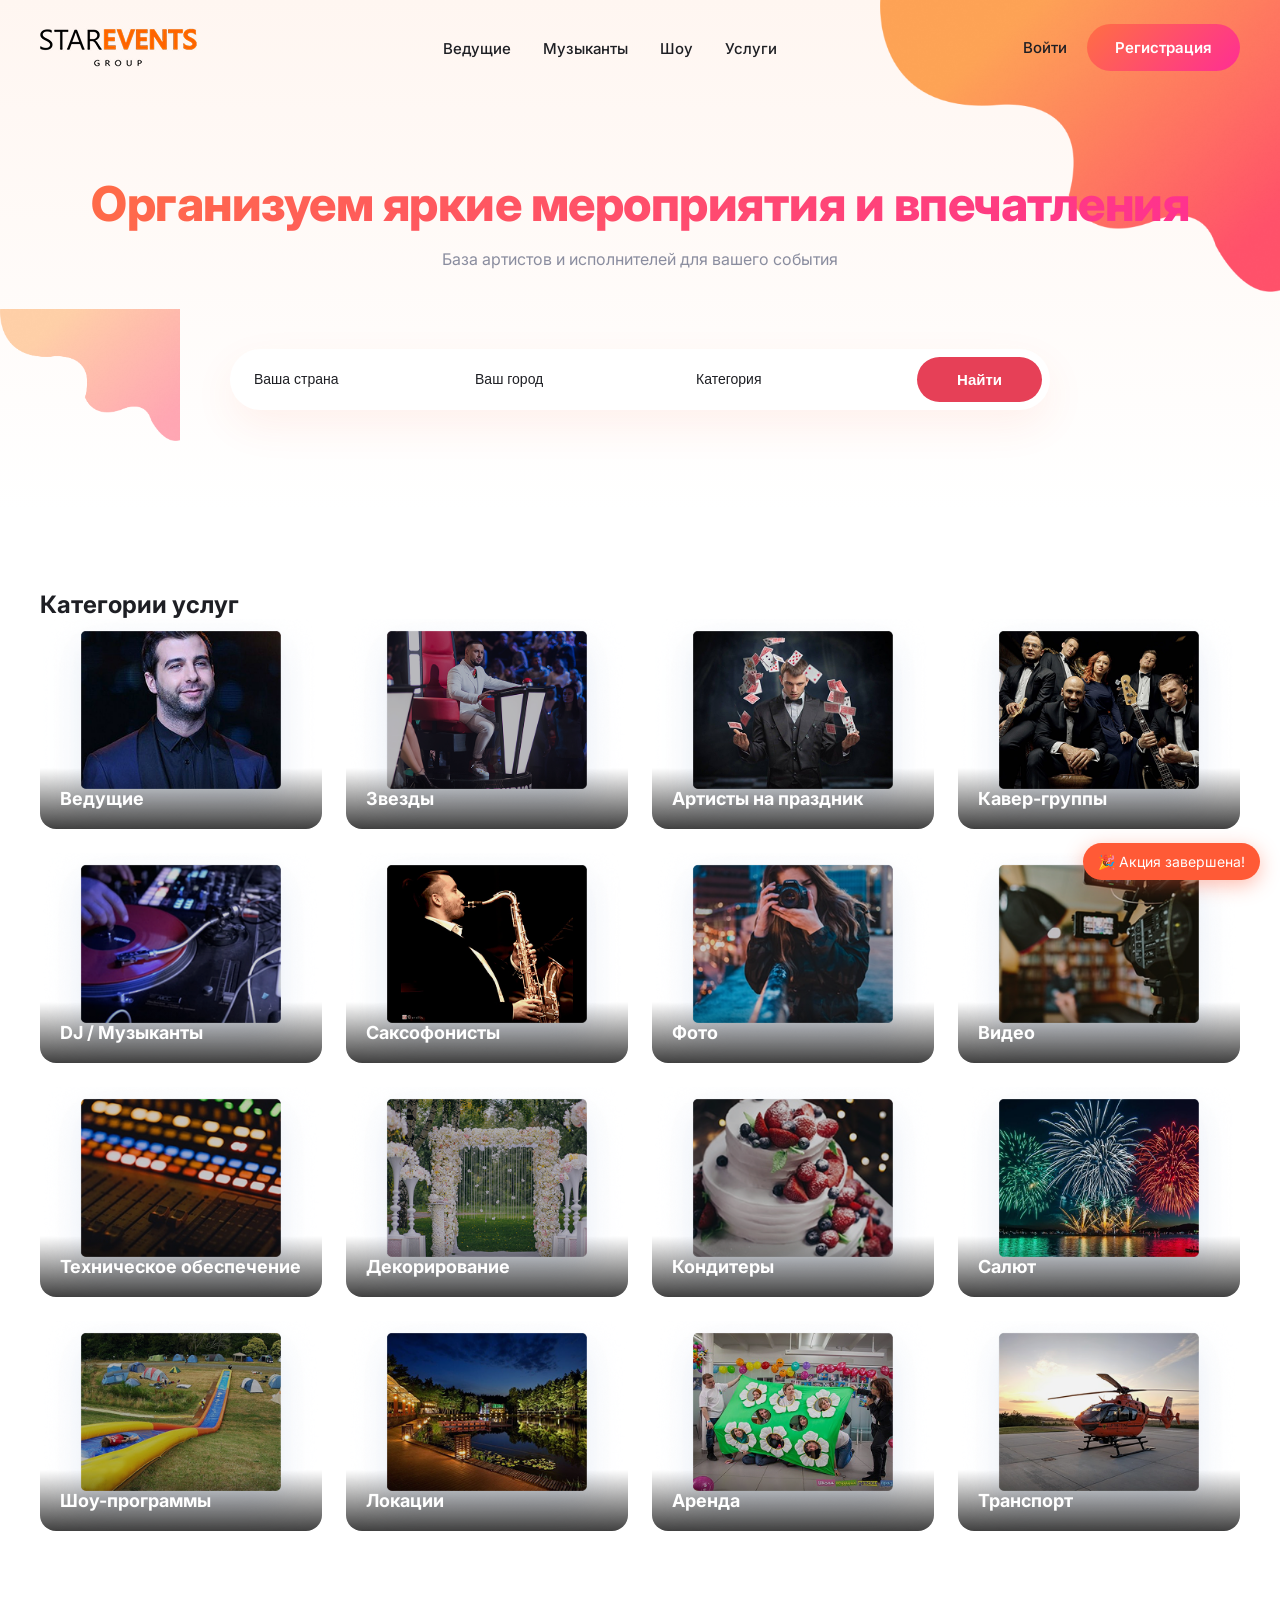
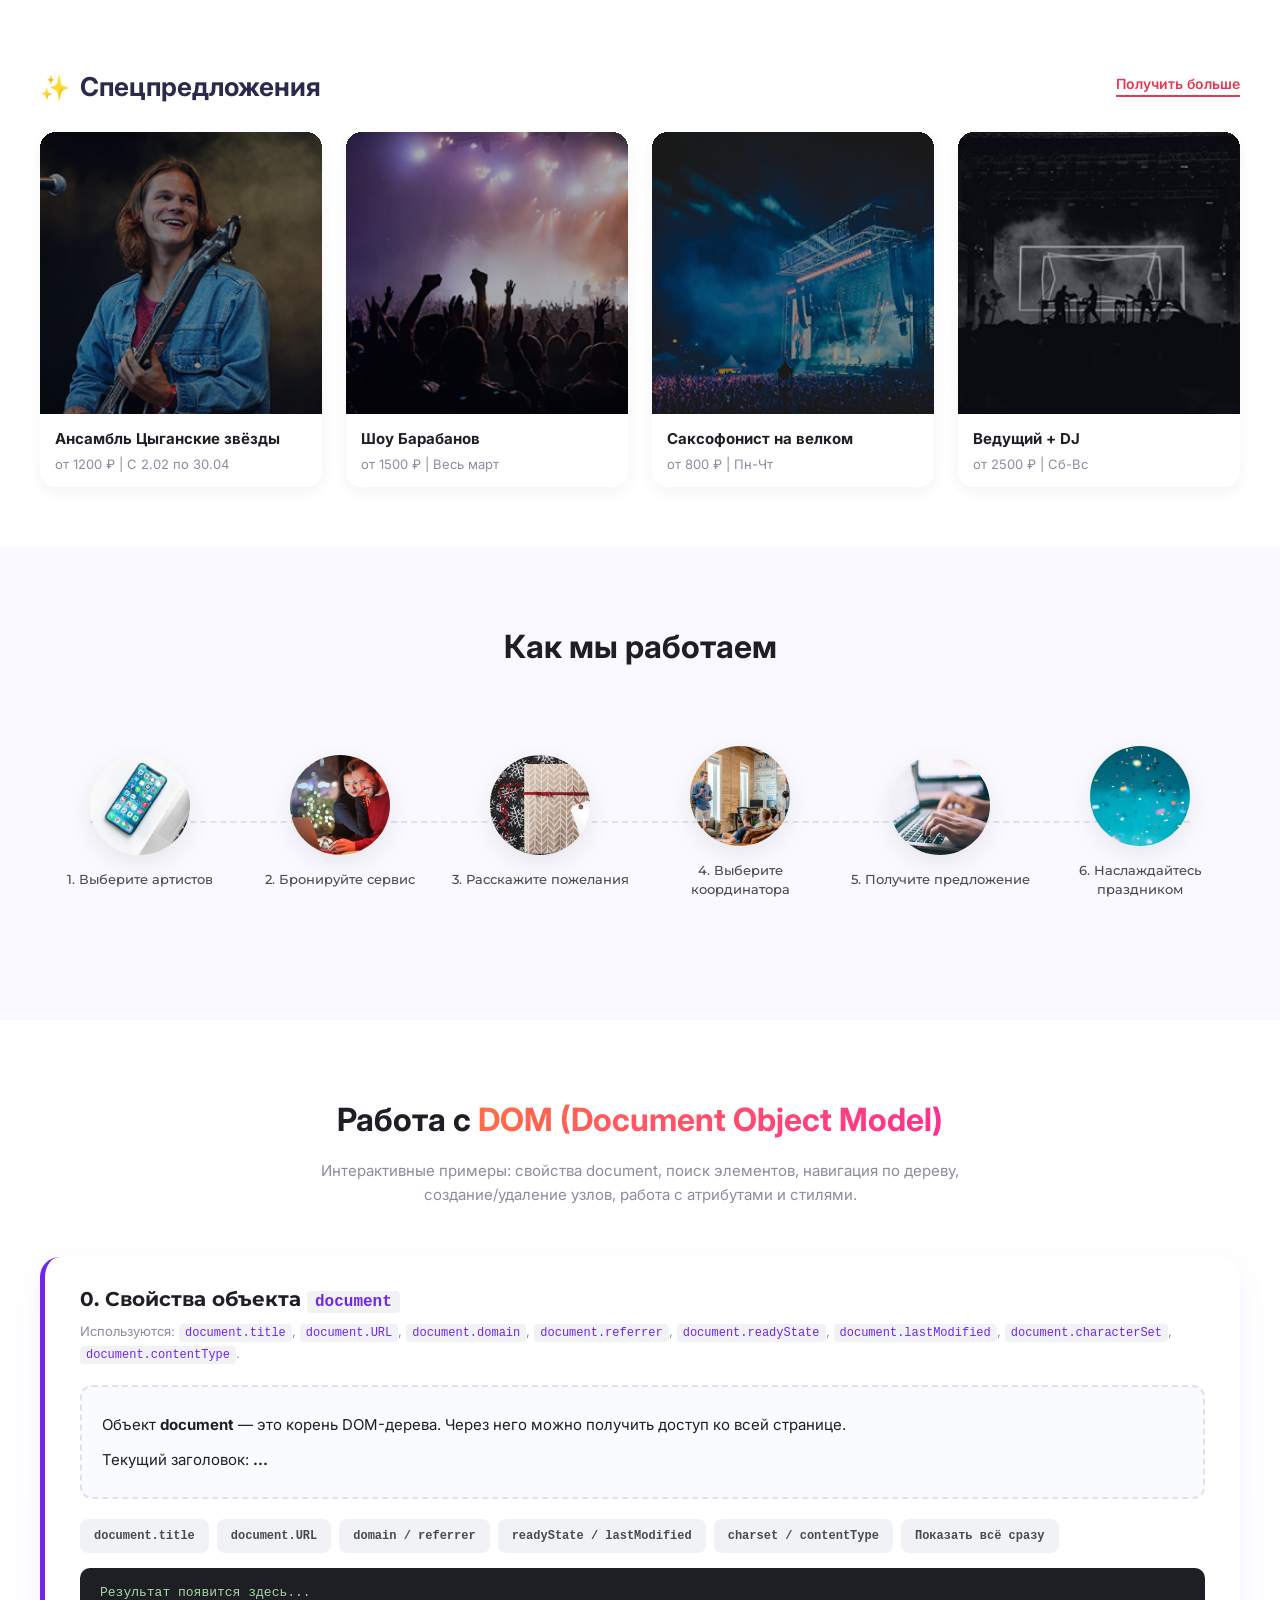
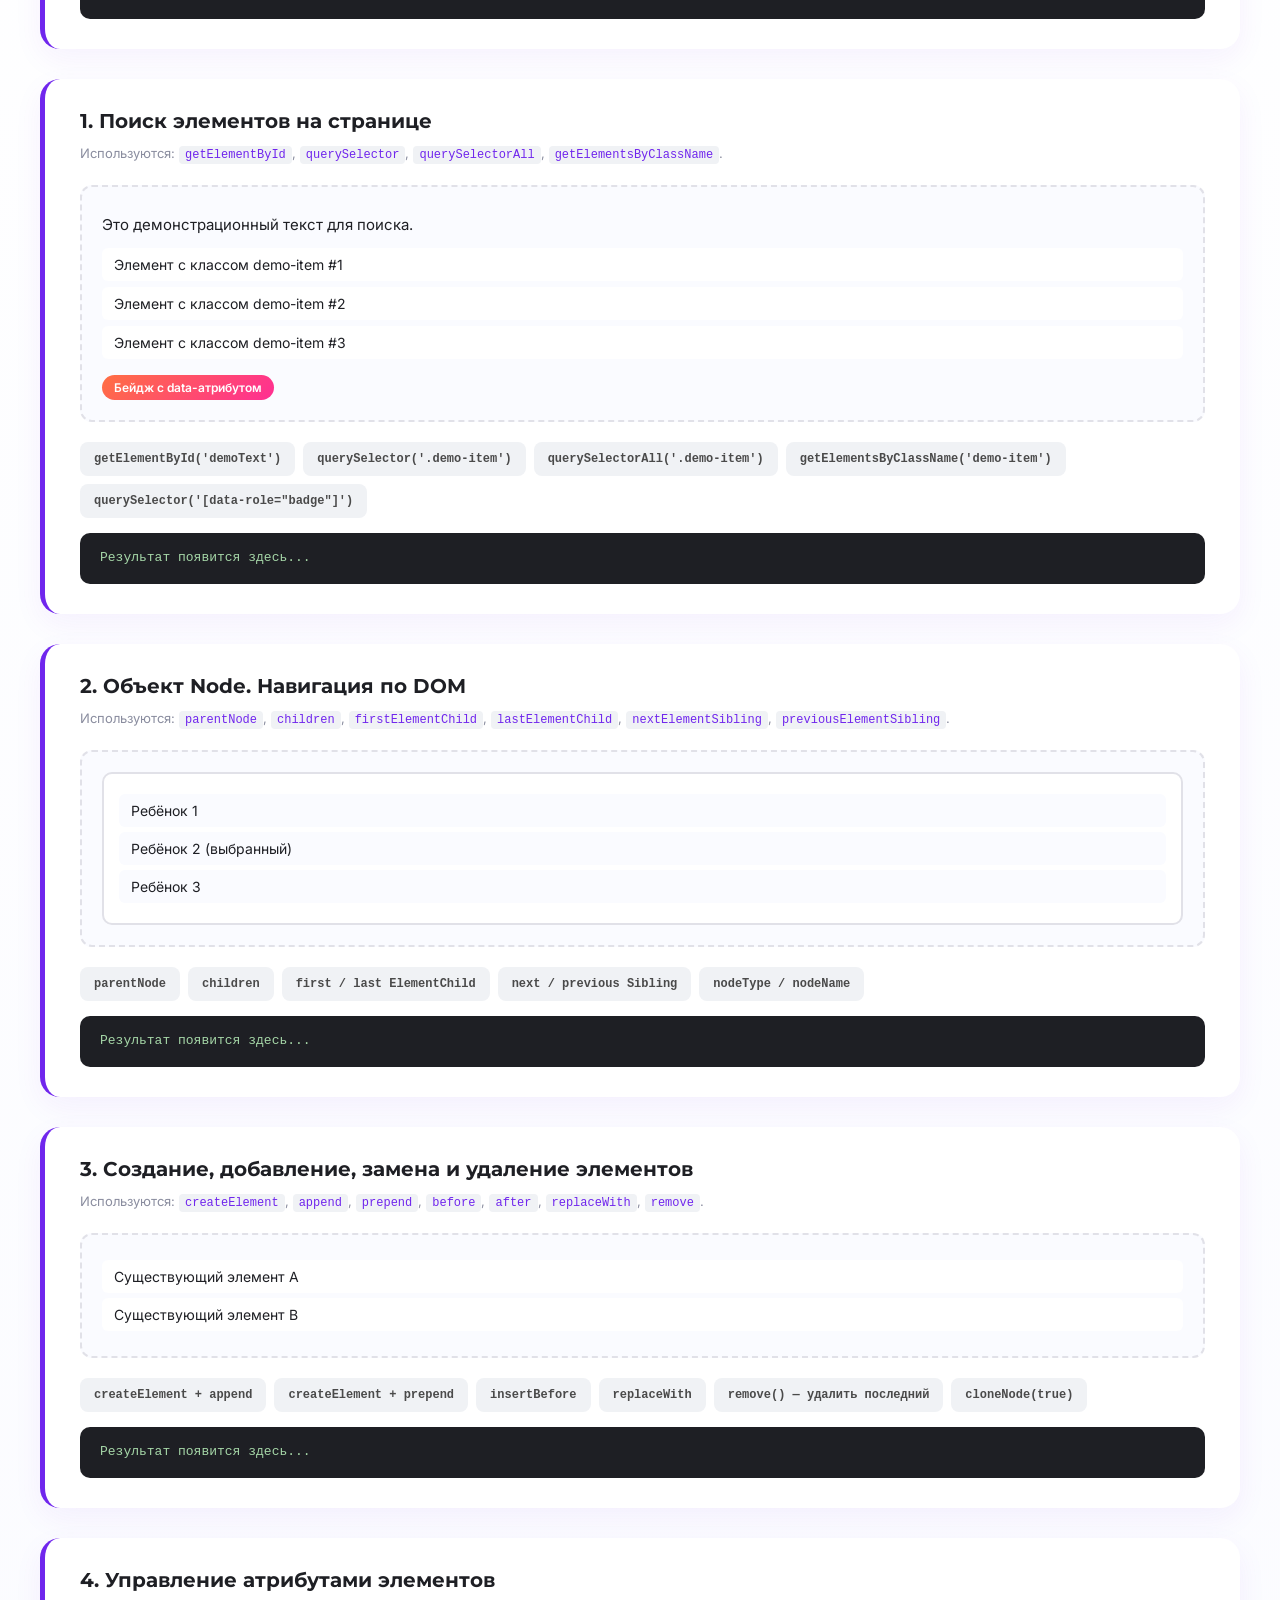
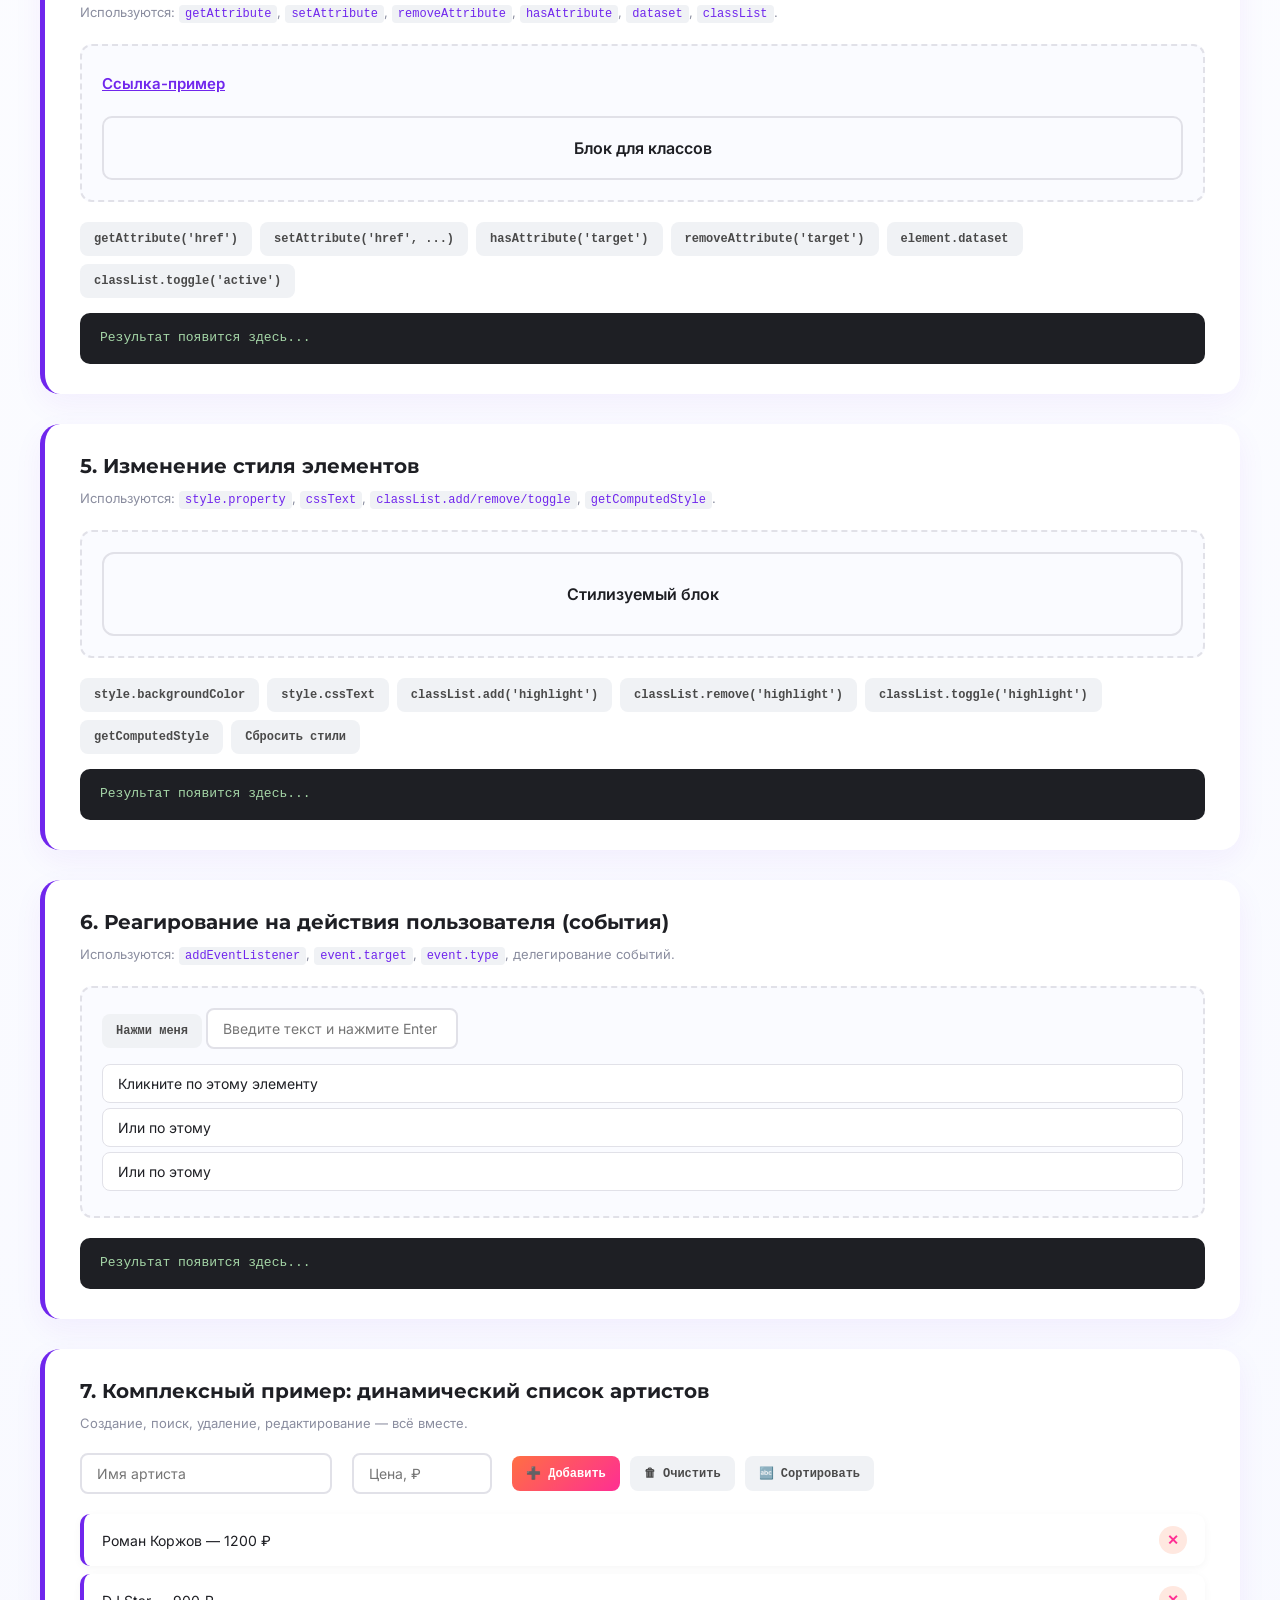
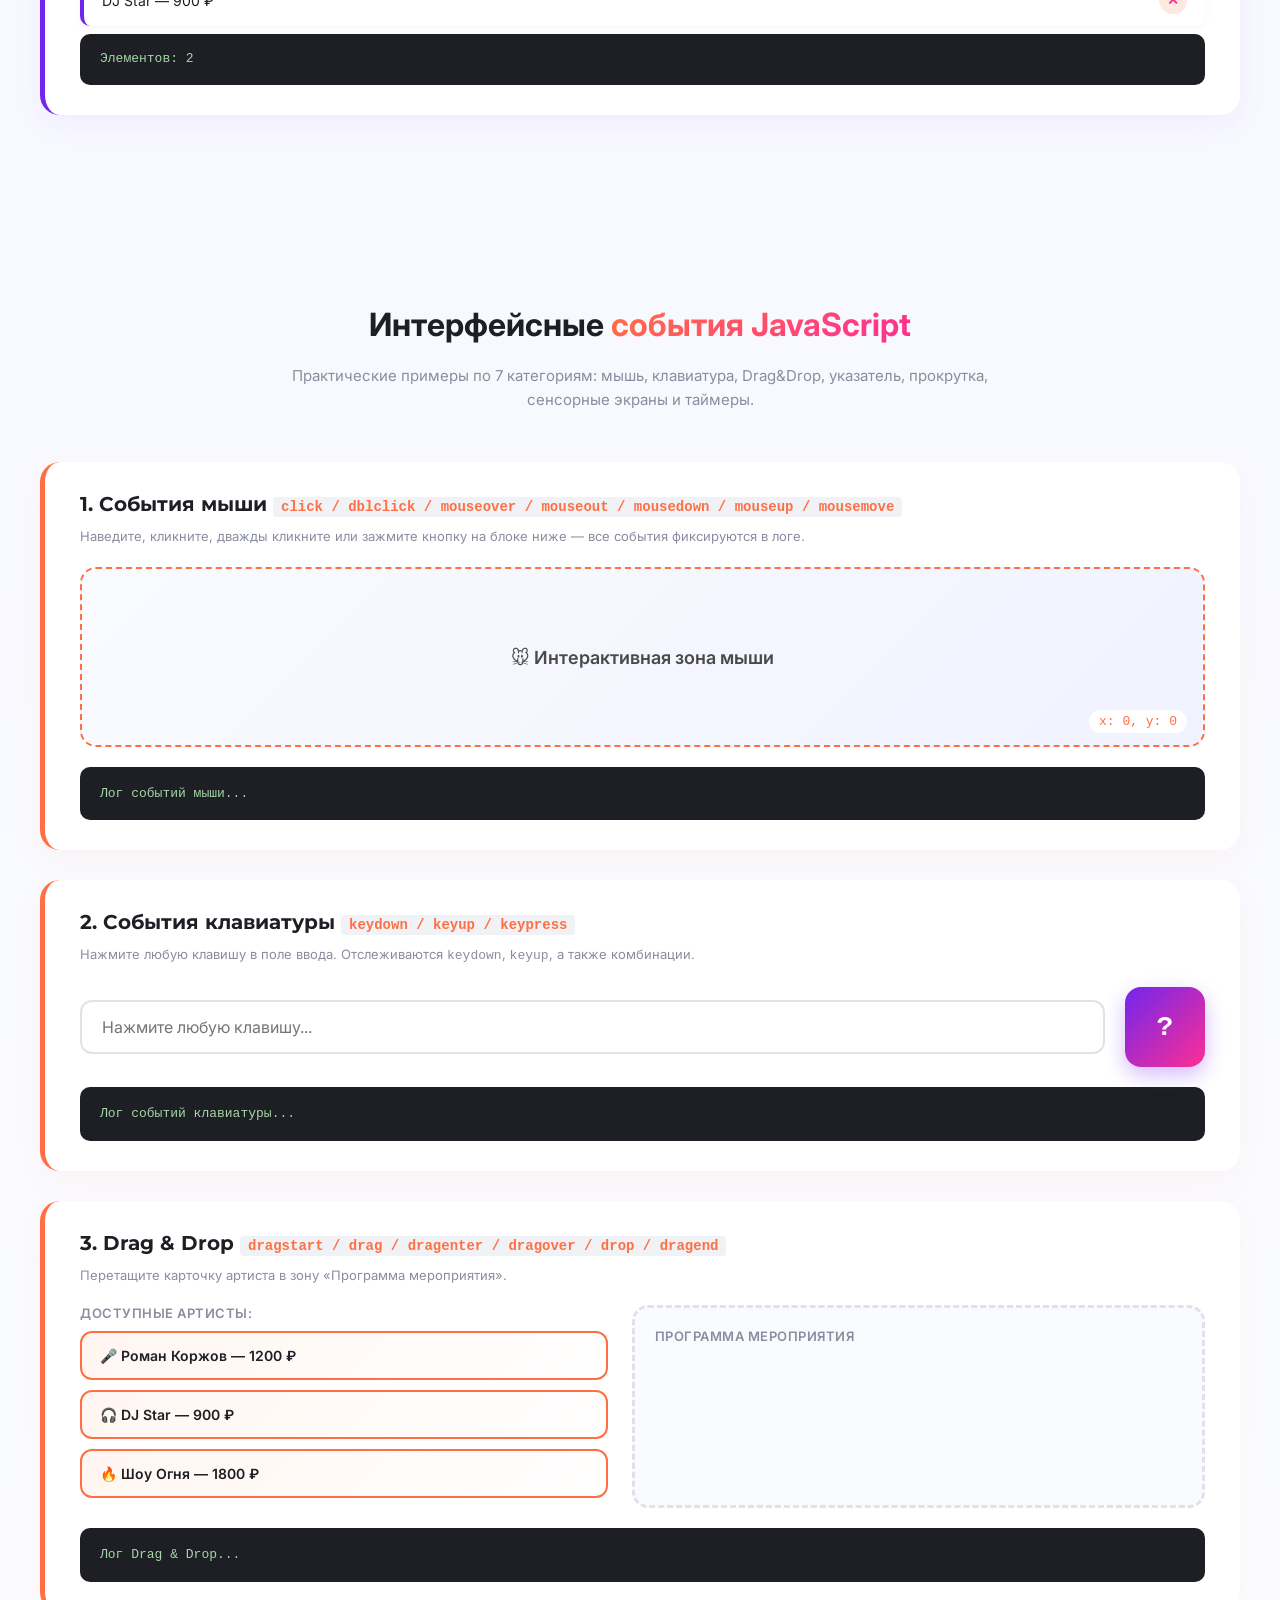
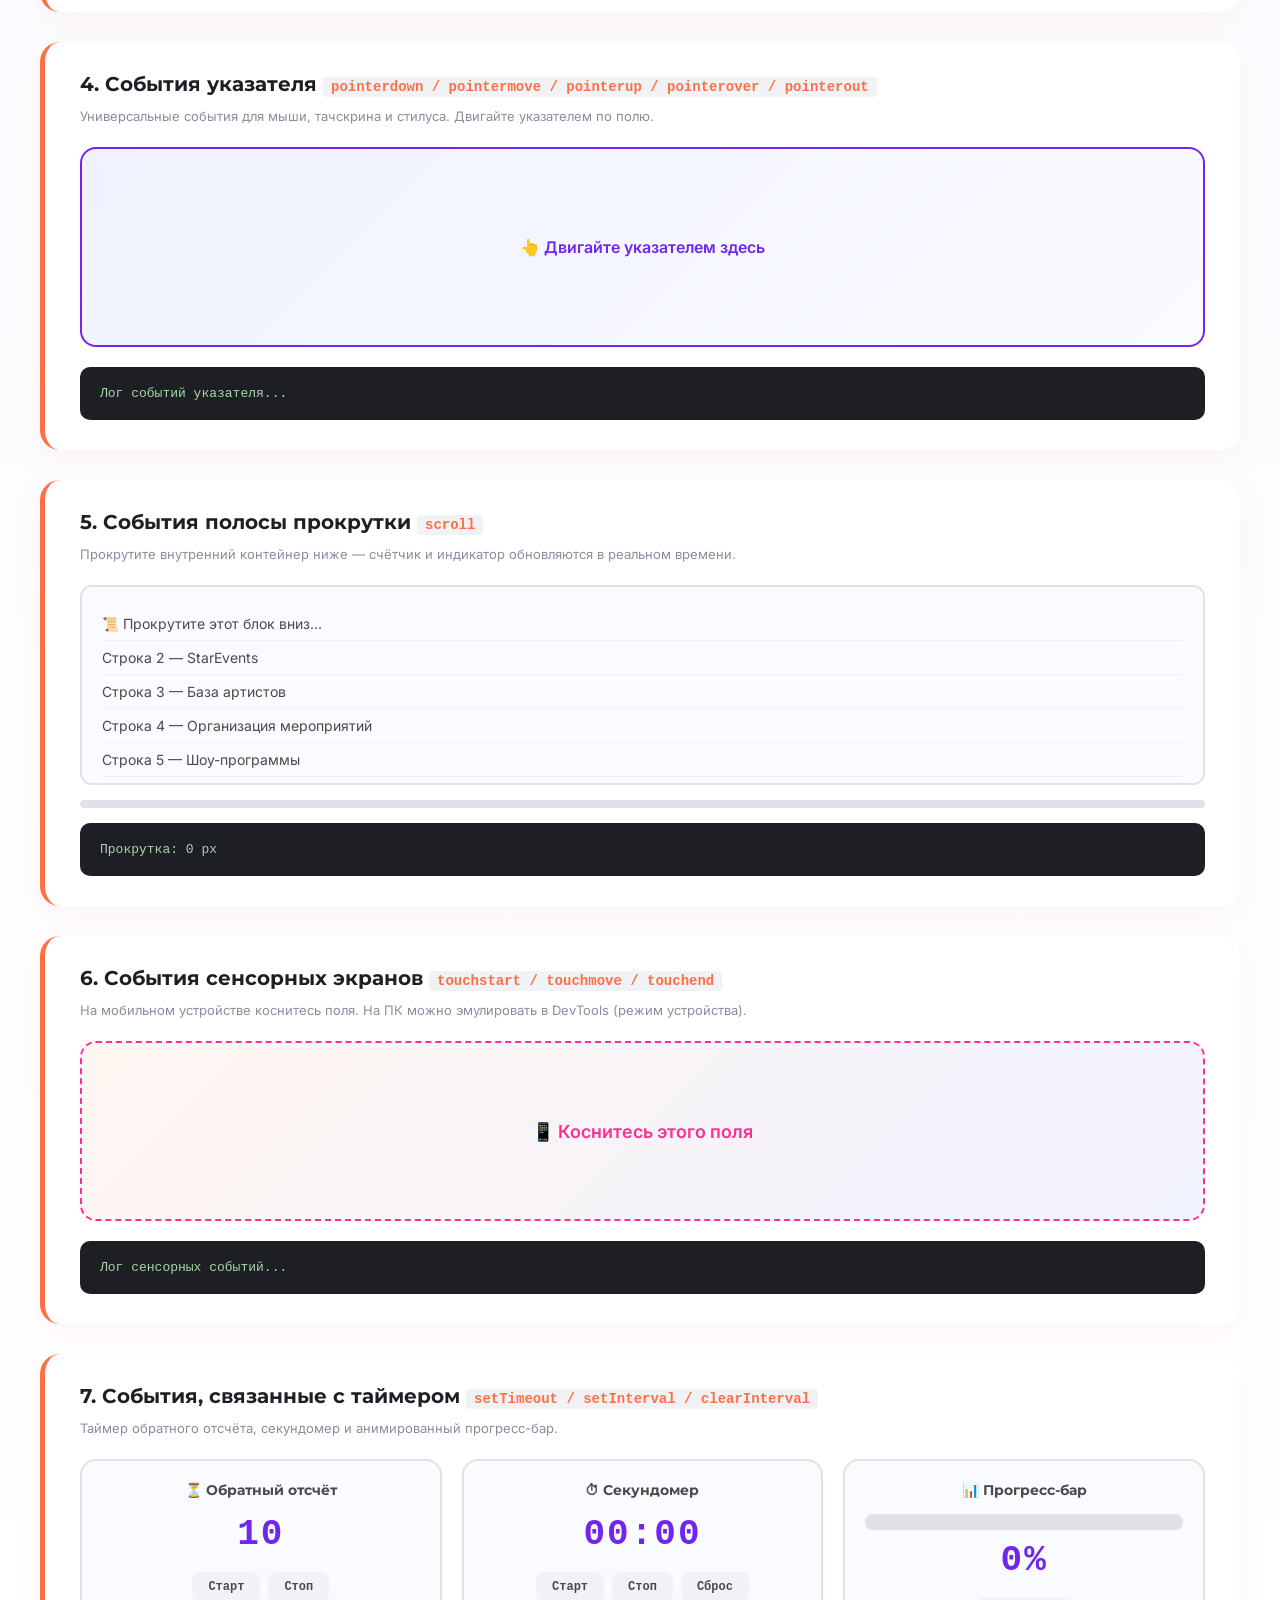
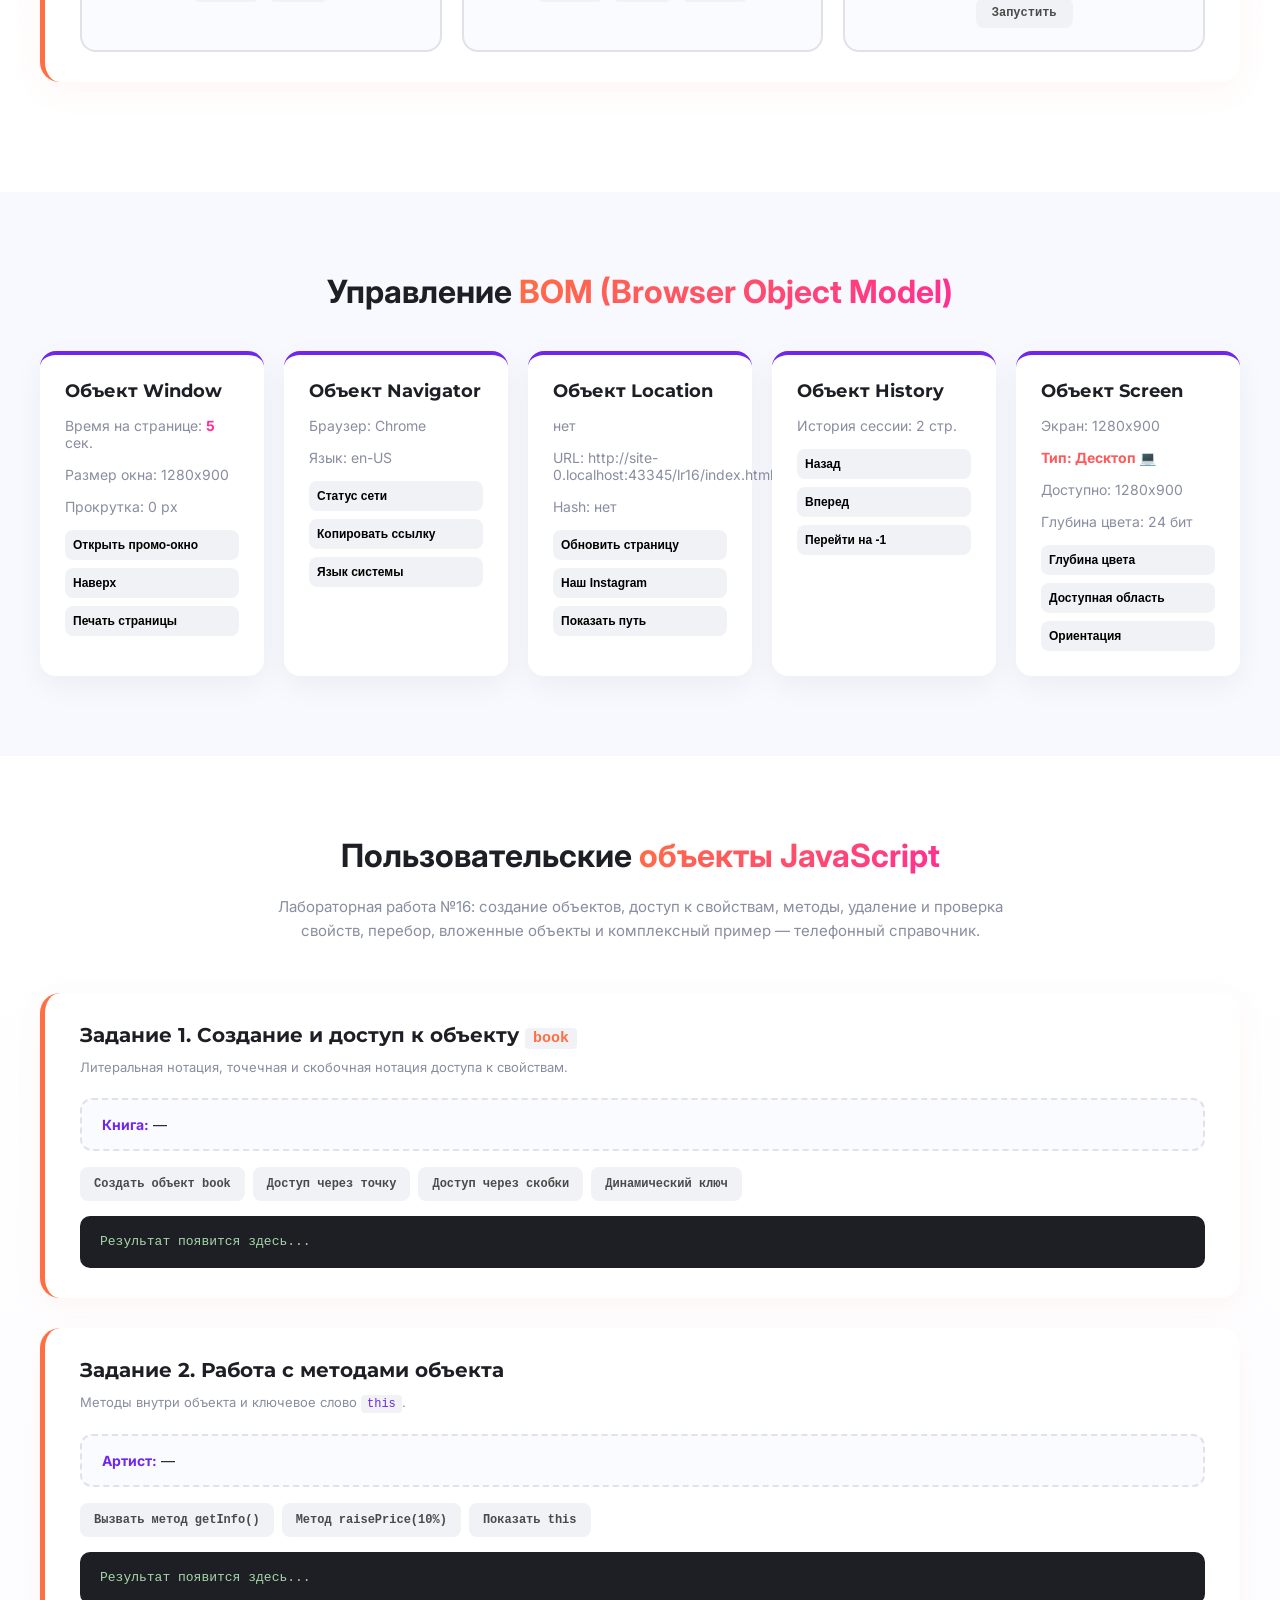
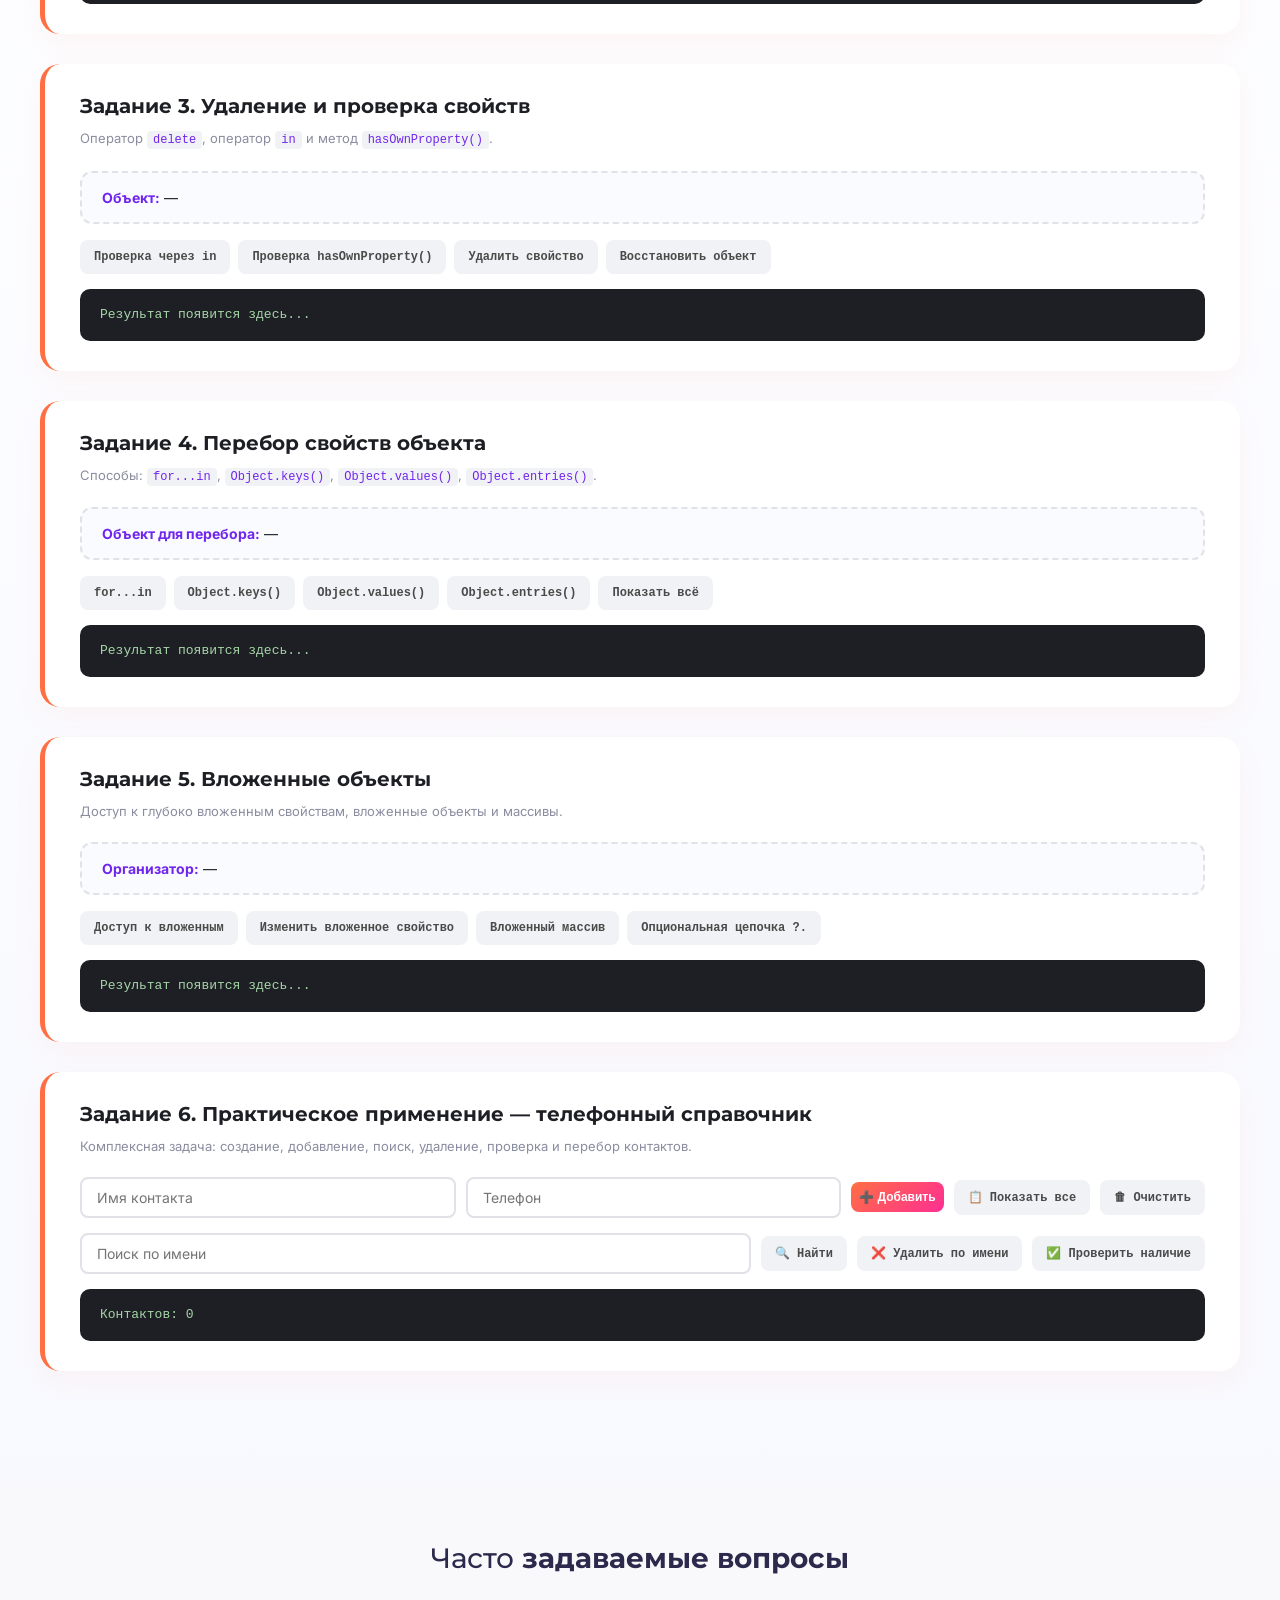
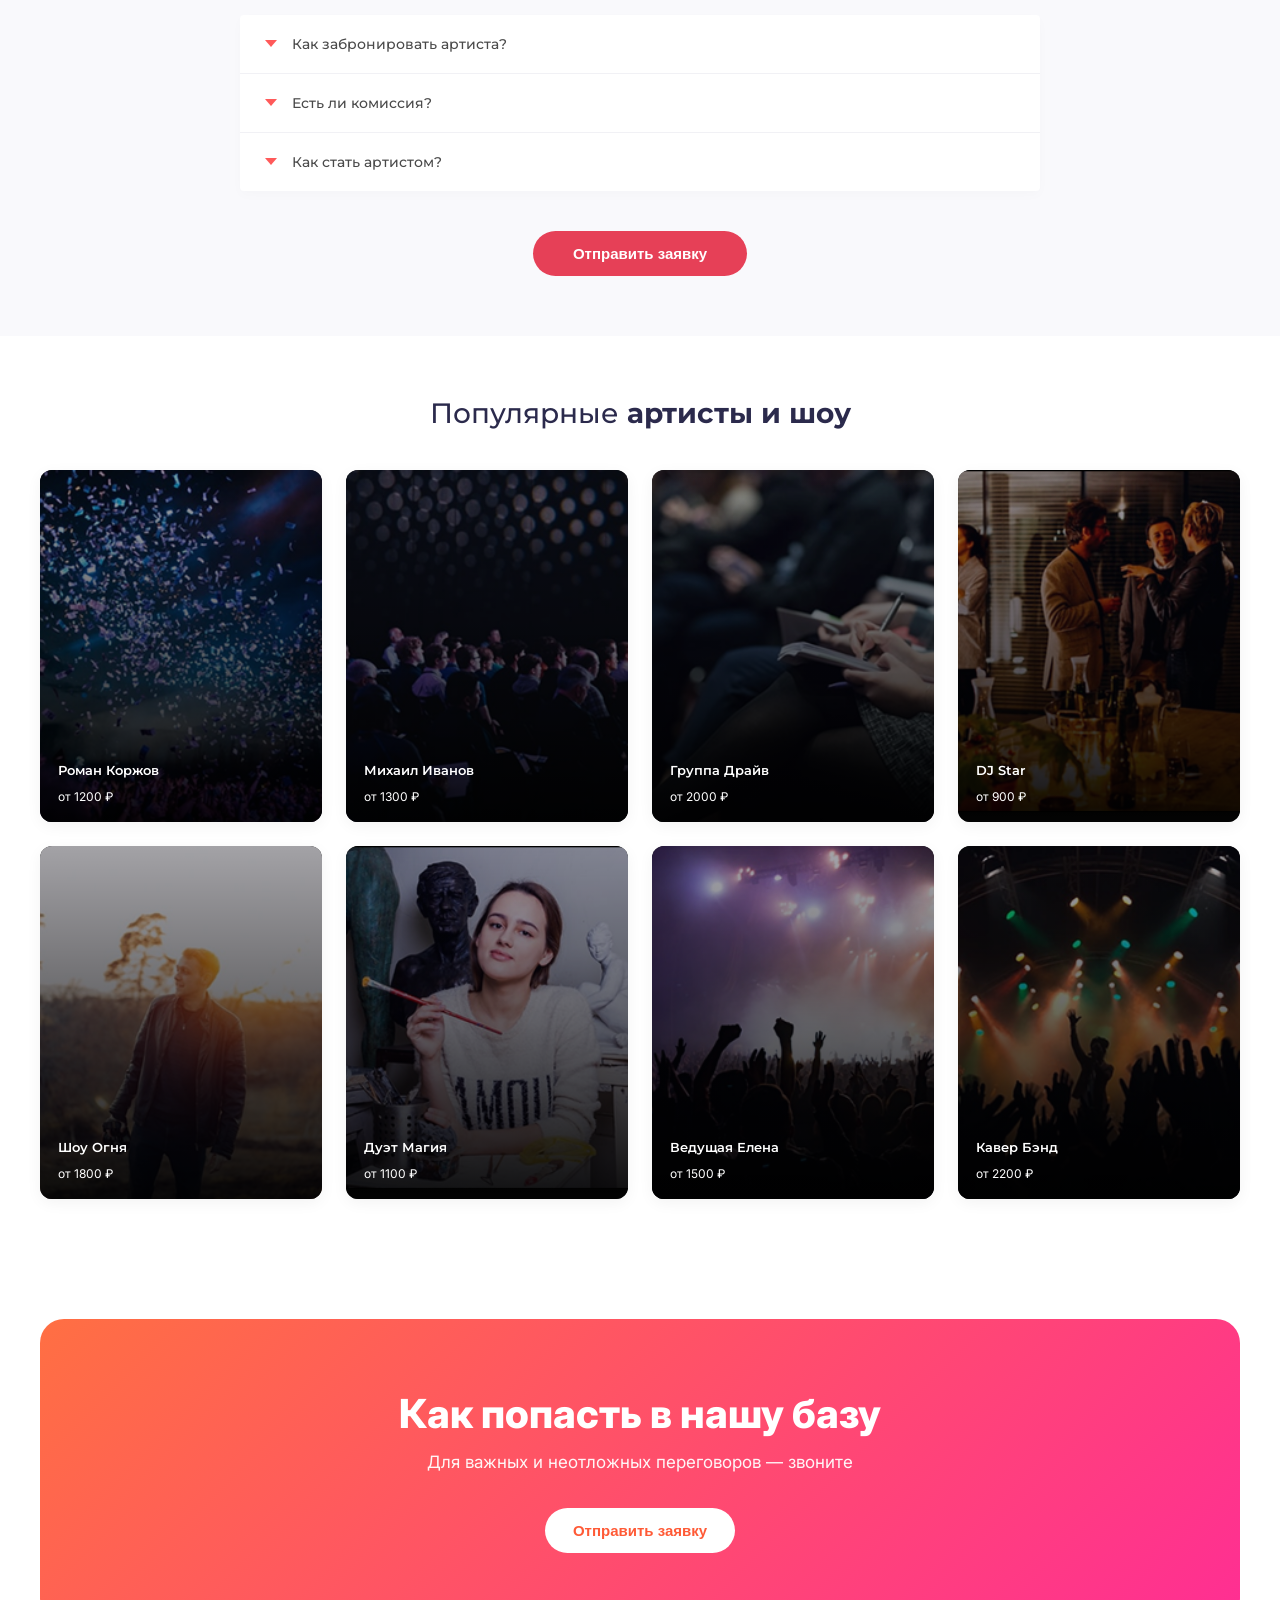
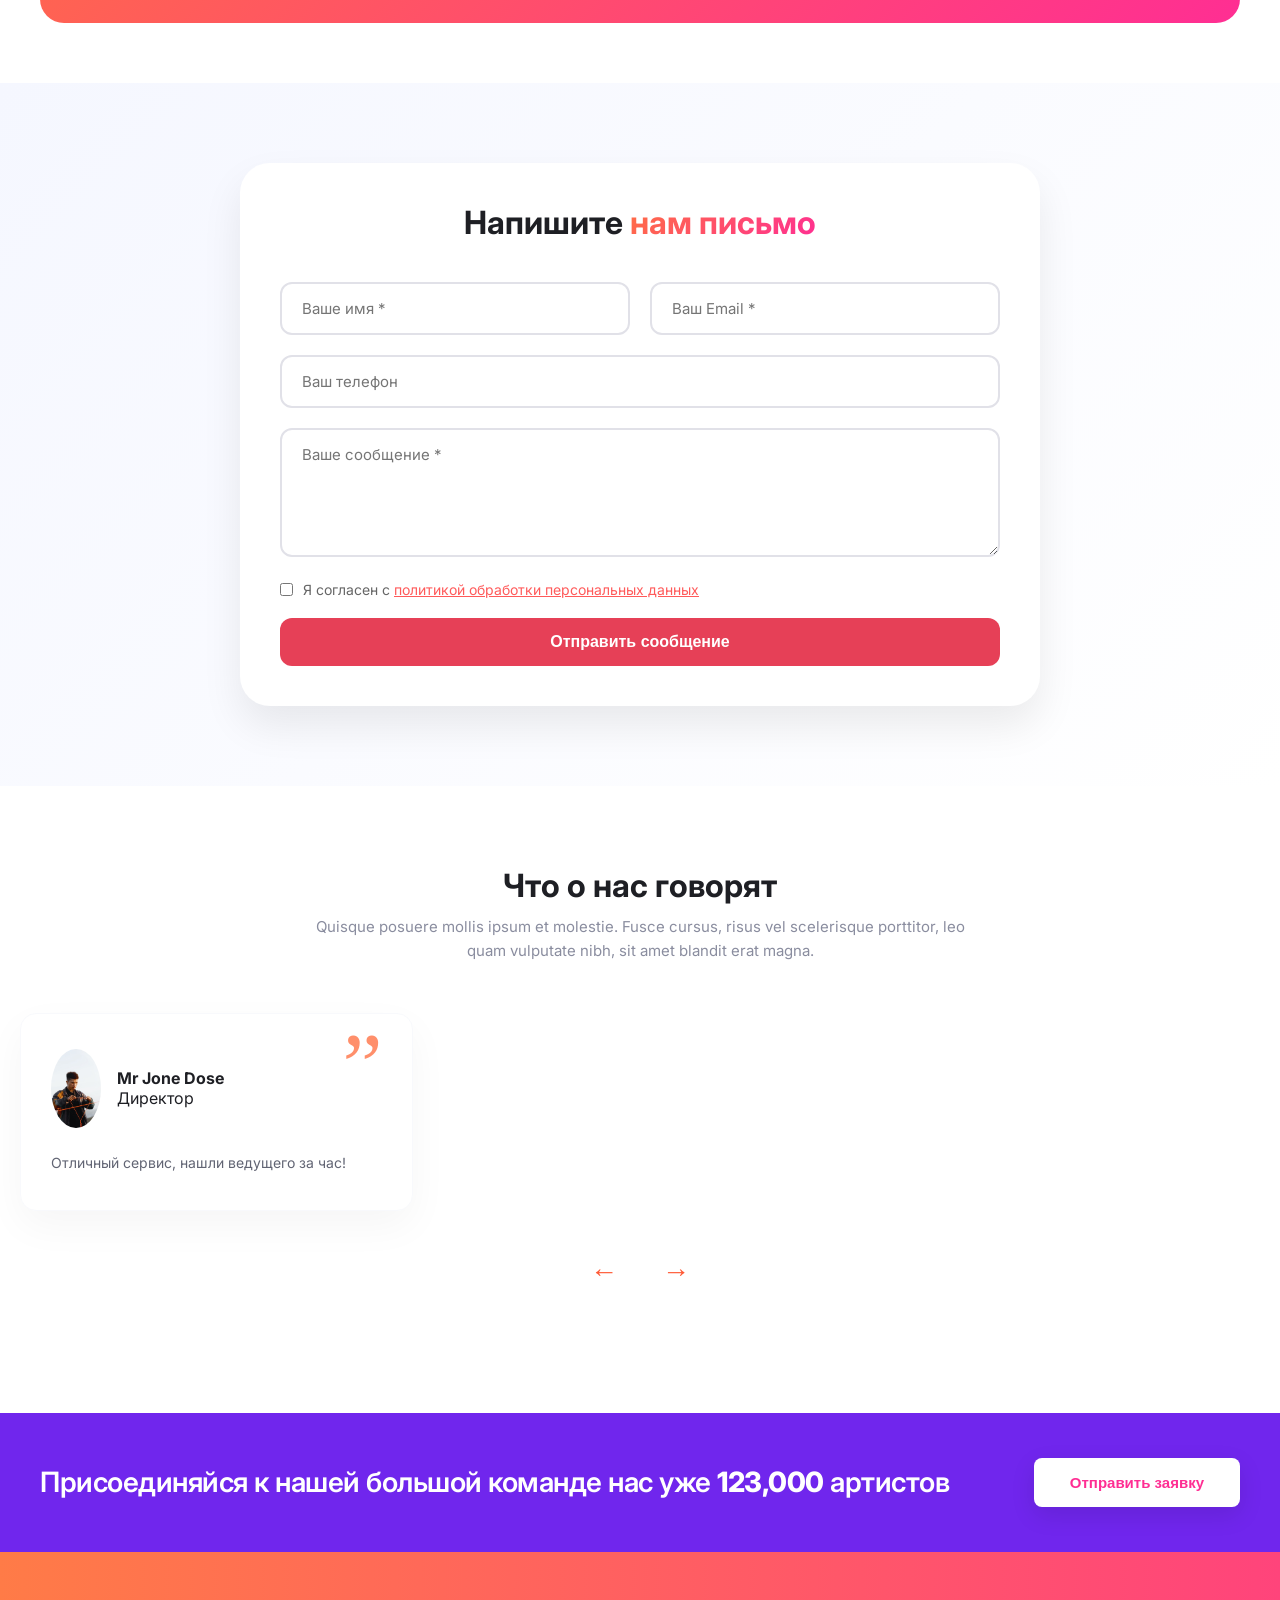
<file: lr16/index.html>
<!DOCTYPE html>
<html lang="ru">
<head>
    <meta charset="UTF-8">
    <meta name="viewport" content="width=device-width, initial-scale=1.0, user-scalable=yes">
    <meta name="author" content="StarEvents Team">
    <meta name="keywords" content="организация мероприятий, артисты, шоу, ведущие, праздник, StarEvents">
    <meta name="description" content="StarEvents — база артистов и исполнителей для вашего события. Организуем яркие мероприятия и впечатления.">
    <title>StarEvents — Организуем яркие мероприятия и впечатления</title>
    <link rel="icon" type="image/png" href="Image/favicon.png">
    <link rel="stylesheet" href="CSS/style.css">
    <link href="https://fonts.googleapis.com/css2?family=Inter:wght@400;500;600;700;800&family=Montserrat:wght@400;500;600;700&display=swap" rel="stylesheet">
    <script src="js/scripts.js" defer></script>
</head>
<body>

    <!-- ШАПКА И ГЛАВНЫЙ ЭКРАН -->
    <header class="header">
        <div class="container">
            <nav class="navbar">
                <div class="logo">
                    <img src="Image/logo.png" alt="Star Booking - Главная страница">
                </div>
                <div class="hamburger">
                    <span></span>
                    <span></span>
                    <span></span>
                </div>
                <ul class="nav-links">
                    <li><a href="#" onclick="handleCategoryClick('Ведущие'); return false;">Ведущие</a></li>
                    <li><a href="#" onclick="handleCategoryClick('Музыканты'); return false;">Музыканты</a></li>
                    <li><a href="#" onclick="handleCategoryClick('Шоу'); return false;">Шоу</a></li>
                    <li><a href="#" onclick="handleCategoryClick('Услуги'); return false;">Услуги</a></li>
                </ul>
                <div class="nav-auth">
                    <a href="#" class="btn-login" onclick="showLoginDialog(); return false;">Войти</a>
                    <a href="#" class="btn btn-primary" onclick="showRegisterDialog(); return false;">Регистрация</a>
                </div>
            </nav>
            
            <div class="hero">
                <h1>Организуем яркие мероприятия и впечатления</h1>
                <p>База артистов и исполнителей для вашего события</p>
                
                <div class="search-filter">
                    <div class="filter-item">
                        <select class="filter-select" id="countrySelect" aria-label="Выбор страны">
                            <option value="">Ваша страна</option>
                            <option value="Россия">Россия</option>
                            <option value="Казахстан">Казахстан</option>
                            <option value="Беларусь">Беларусь</option>
                        </select>
                    </div>
                    <div class="filter-item">
                        <select class="filter-select" id="citySelect" aria-label="Выбор города">
                            <option value="">Ваш город</option>
                            <option value="Москва">Москва</option>
                            <option value="Санкт-Петербург">Санкт-Петербург</option>
                            <option value="Алматы">Алматы</option>
                        </select>
                    </div>
                    <div class="filter-item">
                        <select class="filter-select" id="categorySelect" aria-label="Выбор категории">
                            <option value="">Категория</option>
                            <option value="Ведущие">Ведущие</option>
                            <option value="Музыканты">Музыканты</option>
                            <option value="Шоу">Шоу</option>
                        </select>
                    </div>
                    <button class="btn-submit" onclick="performSearch()">Найти</button>
                </div>
            </div>
        </div>
    </header>

    <!-- СЕКЦИЯ: КАТЕГОРИИ -->
    <section class="categories" aria-label="Категории услуг">
        <div class="container">
            <h2 class="visually-hidden">Категории услуг</h2>
            <div class="grid-4-columns" id="categoriesGrid"></div>
        </div>
    </section>

    <!-- СЕКЦИЯ: СПЕЦПРЕДЛОЖЕНИЯ -->
    <section class="offers section-padding">
        <div class="container">
            <div class="section-header">
                <h2>Спецпредложения</h2>
                <a href="#" class="link-all" onclick="showAllOffers(); return false;">Получить больше</a>
            </div>
            <div class="grid-container grid-4-columns" id="offersGrid"></div>
        </div>
    </section>

    <!-- СЕКЦИЯ: КАК МЫ РАБОТАЕМ -->
    <section class="how-we-work">
        <div class="container">
            <h2 class="section-title">Как мы работаем</h2>
            <div class="steps-container" id="stepsContainer"></div>
        </div>
    </section>

    <!-- ============================================================ -->
    <!-- DOM DASHBOARD (ЛАБОРАТОРНАЯ РАБОТА)                          -->
    <!-- ============================================================ -->
    <section class="dom-section" id="dom-section">
        <div class="container">
            <h2 class="section-title">Работа с <span>DOM (Document Object Model)</span></h2>
            <p class="section-subtitle">Интерактивные примеры: свойства document, поиск элементов, навигация по дереву, создание/удаление узлов, работа с атрибутами и стилями.</p>

            <!-- БЛОК 0: СВОЙСТВА ОБЪЕКТА DOCUMENT -->
            <div class="dom-block">
                <h3 class="dom-block-title">0. Свойства объекта <code>document</code></h3>
                <p class="dom-hint">Используются: <code>document.title</code>, <code>document.URL</code>, <code>document.domain</code>, <code>document.referrer</code>, <code>document.readyState</code>, <code>document.lastModified</code>, <code>document.characterSet</code>, <code>document.contentType</code>.</p>

                <div class="dom-demo-area" id="documentDemoArea">
                    <p class="demo-text">Объект <b>document</b> — это корень DOM-дерева. Через него можно получить доступ ко всей странице.</p>
                    <p class="demo-text">Текущий заголовок: <b id="docTitleDisplay">...</b></p>
                </div>

                <div class="dom-buttons">
                    <button class="btn-mini dom-btn" onclick="demoDocumentTitle()">document.title</button>
                    <button class="btn-mini dom-btn" onclick="demoDocumentURL()">document.URL</button>
                    <button class="btn-mini dom-btn" onclick="demoDocumentInfo()">domain / referrer</button>
                    <button class="btn-mini dom-btn" onclick="demoDocumentReady()">readyState / lastModified</button>
                    <button class="btn-mini dom-btn" onclick="demoDocumentCharset()">charset / contentType</button>
                    <button class="btn-mini dom-btn" onclick="demoDocumentAll()">Показать всё сразу</button>
                </div>

                <div class="dom-result" id="documentResult">Результат появится здесь...</div>
            </div>

            <!-- БЛОК 1: ПОИСК ЭЛЕМЕНТОВ -->
            <div class="dom-block">
                <h3 class="dom-block-title">1. Поиск элементов на странице</h3>
                <p class="dom-hint">Используются: <code>getElementById</code>, <code>querySelector</code>, <code>querySelectorAll</code>, <code>getElementsByClassName</code>.</p>

                <div class="dom-demo-area" id="searchDemoArea">
                    <p class="demo-text" id="demoText">Это демонстрационный текст для поиска.</p>
                    <p class="demo-item">Элемент с классом demo-item #1</p>
                    <p class="demo-item">Элемент с классом demo-item #2</p>
                    <p class="demo-item">Элемент с классом demo-item #3</p>
                    <span data-role="badge">Бейдж с data-атрибутом</span>
                </div>

                <div class="dom-buttons">
                    <button class="btn-mini dom-btn" onclick="demoGetElementById()">getElementById('demoText')</button>
                    <button class="btn-mini dom-btn" onclick="demoQuerySelector()">querySelector('.demo-item')</button>
                    <button class="btn-mini dom-btn" onclick="demoQuerySelectorAll()">querySelectorAll('.demo-item')</button>
                    <button class="btn-mini dom-btn" onclick="demoGetElementsByClassName()">getElementsByClassName('demo-item')</button>
                    <button class="btn-mini dom-btn" onclick="demoQueryByDataAttr()">querySelector('[data-role="badge"]')</button>
                </div>

                <div class="dom-result" id="searchResult">Результат появится здесь...</div>
            </div>

            <!-- БЛОК 2: НАВИГАЦИЯ ПО DOM -->
            <div class="dom-block">
                <h3 class="dom-block-title">2. Объект Node. Навигация по DOM</h3>
                <p class="dom-hint">Используются: <code>parentNode</code>, <code>children</code>, <code>firstElementChild</code>, <code>lastElementChild</code>, <code>nextElementSibling</code>, <code>previousElementSibling</code>.</p>

                <div class="dom-demo-area" id="navDemoArea">
                    <div class="nav-parent" id="navParent">
                        <p class="nav-child" id="navChild1">Ребёнок 1</p>
                        <p class="nav-child" id="navChild2">Ребёнок 2 (выбранный)</p>
                        <p class="nav-child" id="navChild3">Ребёнок 3</p>
                    </div>
                </div>

                <div class="dom-buttons">
                    <button class="btn-mini dom-btn" onclick="demoParent()">parentNode</button>
                    <button class="btn-mini dom-btn" onclick="demoChildren()">children</button>
                    <button class="btn-mini dom-btn" onclick="demoFirstLast()">first / last ElementChild</button>
                    <button class="btn-mini dom-btn" onclick="demoSiblings()">next / previous Sibling</button>
                    <button class="btn-mini dom-btn" onclick="demoNodeType()">nodeType / nodeName</button>
                </div>

                <div class="dom-result" id="navResult">Результат появится здесь...</div>
            </div>

            <!-- БЛОК 3: СОЗДАНИЕ / ДОБАВЛЕНИЕ / УДАЛЕНИЕ -->
            <div class="dom-block">
                <h3 class="dom-block-title">3. Создание, добавление, замена и удаление элементов</h3>
                <p class="dom-hint">Используются: <code>createElement</code>, <code>append</code>, <code>prepend</code>, <code>before</code>, <code>after</code>, <code>replaceWith</code>, <code>remove</code>.</p>

                <div class="dom-demo-area" id="createDemoArea">
                    <p class="create-item">Существующий элемент A</p>
                    <p class="create-item">Существующий элемент B</p>
                </div>

                <div class="dom-buttons">
                    <button class="btn-mini dom-btn" onclick="demoCreateAppend()">createElement + append</button>
                    <button class="btn-mini dom-btn" onclick="demoCreatePrepend()">createElement + prepend</button>
                    <button class="btn-mini dom-btn" onclick="demoInsertBefore()">insertBefore</button>
                    <button class="btn-mini dom-btn" onclick="demoReplaceElement()">replaceWith</button>
                    <button class="btn-mini dom-btn" onclick="demoRemoveLast()">remove() — удалить последний</button>
                    <button class="btn-mini dom-btn" onclick="demoCloneElement()">cloneNode(true)</button>
                </div>

                <div class="dom-result" id="createResult">Результат появится здесь...</div>
            </div>

            <!-- БЛОК 4: УПРАВЛЕНИЕ АТРИБУТАМИ -->
            <div class="dom-block">
                <h3 class="dom-block-title">4. Управление атрибутами элементов</h3>
                <p class="dom-hint">Используются: <code>getAttribute</code>, <code>setAttribute</code>, <code>removeAttribute</code>, <code>hasAttribute</code>, <code>dataset</code>, <code>classList</code>.</p>

                <div class="dom-demo-area" id="attrDemoArea">
                    <a href="https://example.com" 
                       id="attrLink" 
                       class="attr-link" 
                       target="_blank" 
                       data-category="promo"
                       data-priority="high">Ссылка-пример</a>
                    <div id="attrBox" class="attr-box">Блок для классов</div>
                </div>

                <div class="dom-buttons">
                    <button class="btn-mini dom-btn" onclick="demoGetAttribute()">getAttribute('href')</button>
                    <button class="btn-mini dom-btn" onclick="demoSetAttribute()">setAttribute('href', ...)</button>
                    <button class="btn-mini dom-btn" onclick="demoHasAttribute()">hasAttribute('target')</button>
                    <button class="btn-mini dom-btn" onclick="demoRemoveAttribute()">removeAttribute('target')</button>
                    <button class="btn-mini dom-btn" onclick="demoDataset()">element.dataset</button>
                    <button class="btn-mini dom-btn" onclick="demoClassList()">classList.toggle('active')</button>
                </div>

                <div class="dom-result" id="attrResult">Результат появится здесь...</div>
            </div>

            <!-- БЛОК 5: ИЗМЕНЕНИЕ СТИЛЕЙ -->
            <div class="dom-block">
                <h3 class="dom-block-title">5. Изменение стиля элементов</h3>
                <p class="dom-hint">Используются: <code>style.property</code>, <code>cssText</code>, <code>classList.add/remove/toggle</code>, <code>getComputedStyle</code>.</p>

                <div class="dom-demo-area">
                    <div id="styleBox" class="style-box">Стилизуемый блок</div>
                </div>

                <div class="dom-buttons">
                    <button class="btn-mini dom-btn" onclick="demoStyleDirect()">style.backgroundColor</button>
                    <button class="btn-mini dom-btn" onclick="demoStyleCssText()">style.cssText</button>
                    <button class="btn-mini dom-btn" onclick="demoAddClass()">classList.add('highlight')</button>
                    <button class="btn-mini dom-btn" onclick="demoRemoveClass()">classList.remove('highlight')</button>
                    <button class="btn-mini dom-btn" onclick="demoToggleClass()">classList.toggle('highlight')</button>
                    <button class="btn-mini dom-btn" onclick="demoGetComputed()">getComputedStyle</button>
                    <button class="btn-mini dom-btn" onclick="demoResetStyle()">Сбросить стили</button>
                </div>

                <div class="dom-result" id="styleResult">Результат появится здесь...</div>
            </div>

            <!-- БЛОК 6: СОБЫТИЯ -->
            <div class="dom-block">
                <h3 class="dom-block-title">6. Реагирование на действия пользователя (события)</h3>
                <p class="dom-hint">Используются: <code>addEventListener</code>, <code>event.target</code>, <code>event.type</code>, делегирование событий.</p>

                <div class="dom-demo-area">
                    <button class="btn-mini dom-btn" id="eventBtn">Нажми меня</button>
                    <input type="text" id="eventInput" class="dom-input" placeholder="Введите текст и нажмите Enter">
                    <div id="eventList" class="event-list">
                        <p class="event-item">Кликните по этому элементу</p>
                        <p class="event-item">Или по этому</p>
                        <p class="event-item">Или по этому</p>
                    </div>
                </div>

                <div class="dom-result" id="eventResult">Результат появится здесь...</div>
            </div>

            <!-- БЛОК 7: ЖИВОЙ СПИСОК АРТИСТОВ (комплексный пример) -->
            <div class="dom-block">
                <h3 class="dom-block-title">7. Комплексный пример: динамический список артистов</h3>
                <p class="dom-hint">Создание, поиск, удаление, редактирование — всё вместе.</p>

                <div class="dom-toolbar">
                    <input type="text" id="newArtistName" class="dom-input" placeholder="Имя артиста">
                    <input type="number" id="newArtistPrice" class="dom-input" placeholder="Цена, ₽" style="max-width:140px;">
                    <button class="btn-mini dom-btn dom-btn-accent" onclick="addArtistToList()">➕ Добавить</button>
                    <button class="btn-mini dom-btn" onclick="clearArtistList()">🗑 Очистить</button>
                    <button class="btn-mini dom-btn" onclick="sortArtistList()">🔤 Сортировать</button>
                </div>

                <ul id="dynamicArtistList" class="dynamic-list">
                    <li class="dynamic-item">Роман Коржов — 1200 ₽ <button class="li-remove" onclick="removeListItem(this)">✕</button></li>
                    <li class="dynamic-item">DJ Star — 900 ₽ <button class="li-remove" onclick="removeListItem(this)">✕</button></li>
                </ul>

                <div class="dom-result" id="complexResult">Элементов: 2</div>
            </div>

        </div>
    </section>
    <!-- ============================================================ -->
    <!-- КОНЕЦ DOM DASHBOARD                                          -->
    <!-- ============================================================ -->

    <!-- ============================================================ -->
    <!-- СЕКЦИЯ: ИНТЕРФЕЙСНЫЕ СОБЫТИЯ (Задание 2)                     -->
    <!-- ============================================================ -->
    <section class="events-section" id="events-section">
        <div class="container">
            <h2 class="section-title">Интерфейсные <span>события JavaScript</span></h2>
            <p class="section-subtitle">Практические примеры по 7 категориям: мышь, клавиатура, Drag&Drop, указатель, прокрутка, сенсорные экраны и таймеры.</p>

            <!-- 1. СОБЫТИЯ МЫШИ -->
            <div class="events-block">
                <h3 class="events-block-title">1. События мыши <code>click / dblclick / mouseover / mouseout / mousedown / mouseup / mousemove</code></h3>
                <p class="events-hint">Наведите, кликните, дважды кликните или зажмите кнопку на блоке ниже — все события фиксируются в логе.</p>

                <div class="mouse-zone" id="mouseZone">
                    <span class="mouse-zone-text">🐭 Интерактивная зона мыши</span>
                    <span class="mouse-coords" id="mouseCoords">x: 0, y: 0</span>
                </div>

                <div class="events-log" id="mouseLog">Лог событий мыши...</div>
            </div>

            <!-- 2. СОБЫТИЯ КЛАВИАТУРЫ -->
            <div class="events-block">
                <h3 class="events-block-title">2. События клавиатуры <code>keydown / keyup / keypress</code></h3>
                <p class="events-hint">Нажмите любую клавишу в поле ввода. Отслеживаются <code>keydown</code>, <code>keyup</code>, а также комбинации.</p>

                <div class="keyboard-demo">
                    <input type="text" id="keyboardInput" class="events-input" placeholder="Нажмите любую клавишу...">
                    <div class="key-visual" id="keyVisual">?</div>
                </div>

                <div class="events-log" id="keyboardLog">Лог событий клавиатуры...</div>
            </div>

            <!-- 3. DRAG & DROP -->
            <div class="events-block">
                <h3 class="events-block-title">3. Drag &amp; Drop <code>dragstart / drag / dragenter / dragover / drop / dragend</code></h3>
                <p class="events-hint">Перетащите карточку артиста в зону «Программа мероприятия».</p>

                <div class="drag-container">
                    <div class="drag-source">
                        <p class="drag-label">Доступные артисты:</p>
                        <div class="drag-card" draggable="true" data-artist="Роман Коржов" data-price="1200">🎤 Роман Коржов — 1200 ₽</div>
                        <div class="drag-card" draggable="true" data-artist="DJ Star" data-price="900">🎧 DJ Star — 900 ₽</div>
                        <div class="drag-card" draggable="true" data-artist="Шоу Огня" data-price="1800">🔥 Шоу Огня — 1800 ₽</div>
                    </div>

                    <div class="drag-dropzone" id="dropZone">
                        <p class="drop-label">Программа мероприятия</p>
                        <ul class="drop-list" id="dropList"></ul>
                    </div>
                </div>

                <div class="events-log" id="dragLog">Лог Drag &amp; Drop...</div>
            </div>

            <!-- 4. СОБЫТИЯ УКАЗАТЕЛЯ -->
            <div class="events-block">
                <h3 class="events-block-title">4. События указателя <code>pointerdown / pointermove / pointerup / pointerover / pointerout</code></h3>
                <p class="events-hint">Универсальные события для мыши, тачскрина и стилуса. Двигайте указателем по полю.</p>

                <div class="pointer-zone" id="pointerZone">
                    <span>👆 Двигайте указателем здесь</span>
                    <div class="pointer-dot" id="pointerDot"></div>
                </div>

                <div class="events-log" id="pointerLog">Лог событий указателя...</div>
            </div>

            <!-- 5. СОБЫТИЯ ПРОКРУТКИ -->
            <div class="events-block">
                <h3 class="events-block-title">5. События полосы прокрутки <code>scroll</code></h3>
                <p class="events-hint">Прокрутите внутренний контейнер ниже — счётчик и индикатор обновляются в реальном времени.</p>

                <div class="scroll-demo" id="scrollDemo">
                    <div class="scroll-content">
                        <p>📜 Прокрутите этот блок вниз...</p>
                        <p>Строка 2 — StarEvents</p>
                        <p>Строка 3 — База артистов</p>
                        <p>Строка 4 — Организация мероприятий</p>
                        <p>Строка 5 — Шоу-программы</p>
                        <p>Строка 6 — Кавер-группы</p>
                        <p>Строка 7 — Ведущие</p>
                        <p>Строка 8 — DJ и музыканты</p>
                        <p>Строка 9 — Саксофонисты</p>
                        <p>Строка 10 — Фото и видео</p>
                        <p>Строка 11 — Декорирование</p>
                        <p>Строка 12 — Кондитеры</p>
                        <p>Строка 13 — Салют</p>
                        <p>Строка 14 — Локации</p>
                        <p>Строка 15 — Конец 🎉</p>
                    </div>
                </div>

                <div class="scroll-indicator">
                    <div class="scroll-bar" id="scrollBar"></div>
                </div>
                <div class="events-log" id="scrollLog">Прокрутка: 0 px</div>
            </div>

            <!-- 6. СОБЫТИЯ СЕНСОРНЫХ ЭКРАНОВ -->
            <div class="events-block">
                <h3 class="events-block-title">6. События сенсорных экранов <code>touchstart / touchmove / touchend</code></h3>
                <p class="events-hint">На мобильном устройстве коснитесь поля. На ПК можно эмулировать в DevTools (режим устройства).</p>

                <div class="touch-zone" id="touchZone">
                    <span>📱 Коснитесь этого поля</span>
                    <div class="touch-ripple" id="touchRipple"></div>
                </div>

                <div class="events-log" id="touchLog">Лог сенсорных событий...</div>
            </div>

            <!-- 7. СОБЫТИЯ, СВЯЗАННЫЕ С ТАЙМЕРОМ -->
            <div class="events-block">
                <h3 class="events-block-title">7. События, связанные с таймером <code>setTimeout / setInterval / clearInterval</code></h3>
                <p class="events-hint">Таймер обратного отсчёта, секундомер и анимированный прогресс-бар.</p>

                <div class="timer-demo">
                    <div class="timer-card">
                        <h4>⏳ Обратный отсчёт</h4>
                        <div class="timer-display" id="countdownDisplay">10</div>
                        <button class="btn-mini dom-btn" onclick="startCountdown()">Старт</button>
                        <button class="btn-mini dom-btn" onclick="stopCountdown()">Стоп</button>
                    </div>

                    <div class="timer-card">
                        <h4>⏱ Секундомер</h4>
                        <div class="timer-display" id="stopwatchDisplay">00:00</div>
                        <button class="btn-mini dom-btn" onclick="startStopwatch()">Старт</button>
                        <button class="btn-mini dom-btn" onclick="stopStopwatch()">Стоп</button>
                        <button class="btn-mini dom-btn" onclick="resetStopwatch()">Сброс</button>
                    </div>

                    <div class="timer-card">
                        <h4>📊 Прогресс-бар</h4>
                        <div class="progress-track">
                            <div class="progress-fill" id="progressFill"></div>
                        </div>
                        <div class="timer-display" id="progressPercent">0%</div>
                        <button class="btn-mini dom-btn" onclick="startProgress()">Запустить</button>
                    </div>
                </div>
            </div>

        </div>
    </section>
    <!-- ============================================================ -->
    <!-- КОНЕЦ СЕКЦИИ ИНТЕРФЕЙСНЫХ СОБЫТИЙ                            -->
    <!-- ============================================================ -->

    <!-- СЕКЦИЯ: BOM DASHBOARD -->
    <section class="bom-section" id="bom-section">
        <div class="container">
            <h2 class="section-title">Управление <span>BOM (Browser Object Model)</span></h2>
            <div class="bom-grid">
                
                <div class="bom-card">
                    <h3>Объект Window</h3>
                    <p>Время на странице: <span id="page-timer">0</span> сек.</p>
                    <p>Размер окна: <span id="win-size">...</span></p>
                    <p>Прокрутка: <span id="win-scroll">0</span> px</p>
                    <div class="bom-buttons">
                        <button class="btn-mini" onclick="openPromoPopup()">Открыть промо-окно</button>
                        <button class="btn-mini" onclick="scrollToHero()">Наверх</button>
                        <button class="btn-mini" onclick="printPage()">Печать страницы</button>
                    </div>
                </div>

                <div class="bom-card">
                    <h3>Объект Navigator</h3>
                    <p id="browser-info">Браузер: <span id="nav-agent">...</span></p>
                    <p>Язык: <span id="nav-lang">...</span></p>
                    <div class="bom-buttons">
                        <button class="btn-mini" onclick="checkNetworkStatus()">Статус сети</button>
                        <button class="btn-mini" onclick="copyReferralLink()">Копировать ссылку</button>
                        <button class="btn-mini" onclick="showUserLang()">Язык системы</button>
                    </div>
                </div>

                <div class="bom-card">
                    <h3>Объект Location</h3>
                    <p id="url-params">Параметры URL: нет</p>
                    <p>URL: <span id="loc-href">...</span></p>
                    <p>Hash: <span id="loc-hash">нет</span></p>
                    <div class="bom-buttons">
                        <button class="btn-mini" onclick="refreshCurrentPage()">Обновить страницу</button>
                        <button class="btn-mini" onclick="goToSocial()">Наш Instagram</button>
                        <button class="btn-mini" onclick="showPathname()">Показать путь</button>
                    </div>
                </div>

                <div class="bom-card">
                    <h3>Объект History</h3>
                    <p>История сессии: <span id="hist-length">0</span> стр.</p>
                    <div class="bom-buttons">
                        <button class="btn-mini" onclick="goBackInHistory()">Назад</button>
                        <button class="btn-mini" onclick="goForwardInHistory()">Вперед</button>
                        <button class="btn-mini" onclick="historyGoStep()">Перейти на -1</button>
                    </div>
                </div>

                <div class="bom-card">
                    <h3>Объект Screen</h3>
                    <p id="screen-res">Экран: <span id="scr-res">...</span></p>
                    <p id="device-type" style="font-weight: bold; color: #ff5a5a;">Тип: ...</p>
                    <p>Доступно: <span id="scr-avail">...</span></p>
                    <p>Глубина цвета: <span id="scr-depth">...</span></p>
                    <div class="bom-buttons">
                        <button class="btn-mini" onclick="showColorDepth()">Глубина цвета</button>
                        <button class="btn-mini" onclick="showAvailableScreen()">Доступная область</button>
                        <button class="btn-mini" onclick="checkOrientation()">Ориентация</button>
                    </div>
                </div>
            </div>
        </div>
    </section>

    <!-- ============================================================ -->
    <!-- СЕКЦИЯ: ПОЛЬЗОВАТЕЛЬСКИЕ ОБЪЕКТЫ (ЛР16)                     -->
    <!-- ============================================================ -->
    <section class="objects-section" id="objects-section">
        <div class="container">
            <h2 class="section-title">Пользовательские <span>объекты JavaScript</span></h2>
            <p class="section-subtitle">Лабораторная работа №16: создание объектов, доступ к свойствам, методы, удаление и проверка свойств, перебор, вложенные объекты и комплексный пример — телефонный справочник.</p>

            <!-- Задание 1 -->
            <div class="objects-block">
                <h3 class="objects-block-title">Задание 1. Создание и доступ к объекту <code>book</code></h3>
                <p class="objects-hint">Литеральная нотация, точечная и скобочная нотация доступа к свойствам.</p>
                <div class="objects-demo">
                    <p><b>Книга:</b> <span id="bookInfo">—</span></p>
                </div>
                <div class="objects-buttons">
                    <button class="btn-mini objects-btn" onclick="demoBookObject()">Создать объект book</button>
                    <button class="btn-mini objects-btn" onclick="demoBookDot()">Доступ через точку</button>
                    <button class="btn-mini objects-btn" onclick="demoBookBracket()">Доступ через скобки</button>
                    <button class="btn-mini objects-btn" onclick="demoBookDynamic()">Динамический ключ</button>
                </div>
                <div class="objects-result" id="bookResult">Результат появится здесь...</div>
            </div>

            <!-- Задание 2 -->
            <div class="objects-block">
                <h3 class="objects-block-title">Задание 2. Работа с методами объекта</h3>
                <p class="objects-hint">Методы внутри объекта и ключевое слово <code>this</code>.</p>
                <div class="objects-demo">
                    <p><b>Артист:</b> <span id="artistInfo">—</span></p>
                </div>
                <div class="objects-buttons">
                    <button class="btn-mini objects-btn" onclick="demoArtistMethod()">Вызвать метод getInfo()</button>
                    <button class="btn-mini objects-btn" onclick="demoArtistRaise()">Метод raisePrice(10%)</button>
                    <button class="btn-mini objects-btn" onclick="demoArtistThis()">Показать this</button>
                </div>
                <div class="objects-result" id="artistResult">Результат появится здесь...</div>
            </div>

            <!-- Задание 3 -->
            <div class="objects-block">
                <h3 class="objects-block-title">Задание 3. Удаление и проверка свойств</h3>
                <p class="objects-hint">Оператор <code>delete</code>, оператор <code>in</code> и метод <code>hasOwnProperty()</code>.</p>
                <div class="objects-demo">
                    <p><b>Объект:</b> <span id="propInfo">—</span></p>
                </div>
                <div class="objects-buttons">
                    <button class="btn-mini objects-btn" onclick="demoCheckIn()">Проверка через in</button>
                    <button class="btn-mini objects-btn" onclick="demoCheckHasOwn()">Проверка hasOwnProperty()</button>
                    <button class="btn-mini objects-btn" onclick="demoDeleteProp()">Удалить свойство</button>
                    <button class="btn-mini objects-btn" onclick="demoResetProps()">Восстановить объект</button>
                </div>
                <div class="objects-result" id="propResult">Результат появится здесь...</div>
            </div>

            <!-- Задание 4 (перебор) -->
            <div class="objects-block">
                <h3 class="objects-block-title">Задание 4. Перебор свойств объекта</h3>
                <p class="objects-hint">Способы: <code>for...in</code>, <code>Object.keys()</code>, <code>Object.values()</code>, <code>Object.entries()</code>.</p>
                <div class="objects-demo">
                    <p><b>Объект для перебора:</b> <span id="iterInfo">—</span></p>
                </div>
                <div class="objects-buttons">
                    <button class="btn-mini objects-btn" onclick="demoForIn()">for...in</button>
                    <button class="btn-mini objects-btn" onclick="demoObjectKeys()">Object.keys()</button>
                    <button class="btn-mini objects-btn" onclick="demoObjectValues()">Object.values()</button>
                    <button class="btn-mini objects-btn" onclick="demoObjectEntries()">Object.entries()</button>
                    <button class="btn-mini objects-btn" onclick="demoObjectAll()">Показать всё</button>
                </div>
                <div class="objects-result" id="iterResult">Результат появится здесь...</div>
            </div>

            <!-- Задание 5 (вложенные объекты) -->
            <div class="objects-block">
                <h3 class="objects-block-title">Задание 5. Вложенные объекты</h3>
                <p class="objects-hint">Доступ к глубоко вложенным свойствам, вложенные объекты и массивы.</p>
                <div class="objects-demo">
                    <p><b>Организатор:</b> <span id="nestedInfo">—</span></p>
                </div>
                <div class="objects-buttons">
                    <button class="btn-mini objects-btn" onclick="demoNestedAccess()">Доступ к вложенным</button>
                    <button class="btn-mini objects-btn" onclick="demoNestedChange()">Изменить вложенное свойство</button>
                    <button class="btn-mini objects-btn" onclick="demoNestedArray()">Вложенный массив</button>
                    <button class="btn-mini objects-btn" onclick="demoNestedOptional()">Опциональная цепочка ?.</button>
                </div>
                <div class="objects-result" id="nestedResult">Результат появится здесь...</div>
            </div>

            <!-- Задание 6 (комплексное) -->
            <div class="objects-block">
                <h3 class="objects-block-title">Задание 6. Практическое применение — телефонный справочник</h3>
                <p class="objects-hint">Комплексная задача: создание, добавление, поиск, удаление, проверка и перебор контактов.</p>

                <div class="objects-toolbar">
                    <input type="text" id="contactName" class="objects-input" placeholder="Имя контакта">
                    <input type="tel" id="contactPhone" class="objects-input" placeholder="Телефон">
                    <button class="btn-mini objects-btn-accent" onclick="addContact()">➕ Добавить</button>
                    <button class="btn-mini objects-btn" onclick="showAllContacts()">📋 Показать все</button>
                    <button class="btn-mini objects-btn" onclick="clearContacts()">🗑 Очистить</button>
                </div>

                <div class="objects-toolbar">
                    <input type="text" id="searchContact" class="objects-input" placeholder="Поиск по имени">
                    <button class="btn-mini objects-btn" onclick="searchContact()">🔍 Найти</button>
                    <button class="btn-mini objects-btn" onclick="deleteContact()">❌ Удалить по имени</button>
                    <button class="btn-mini objects-btn" onclick="checkContact()">✅ Проверить наличие</button>
                </div>

                <ul id="contactsList" class="contacts-list"></ul>

                <div class="objects-result" id="contactsResult">Контактов: 0</div>
            </div>

        </div>
    </section>
    <!-- ============================================================ -->
    <!-- КОНЕЦ СЕКЦИИ ПОЛЬЗОВАТЕЛЬСКИХ ОБЪЕКТОВ                       -->
    <!-- ============================================================ -->

    <!-- СЕКЦИЯ: FAQ -->
    <section class="faq-section">
        <div class="container">
            <h2 class="faq-title">Часто <span>задаваемые вопросы</span></h2>
            <div class="faq-container" id="faqContainer"></div>
            <div class="faq-action">
                <button class="btn-submit" onclick="showApplicationForm()">Отправить заявку</button>
            </div>
        </div>
    </section>

    <!-- СЕКЦИЯ: ПОПУЛЯРНЫЕ АРТИСТЫ -->
    <section class="popular-artists">
        <div class="container">
            <h2 class="artists-title">Популярные <span>артисты и шоу</span></h2>
            <div class="artists-grid" id="artistsGrid"></div>
        </div>
    </section>

    <!-- БАННЕР -->
    <section class="cta-base-banner">
        <div class="container">
            <h2>Как попасть в нашу базу</h2>
            <p>Для важных и неотложных переговоров — звоните</p>
            <button class="btn btn-white" onclick="showApplicationForm()">Отправить заявку</button>
        </div>
    </section>

    <!-- ФОРМА -->
    <section class="contact-form-section">
        <div class="container">
            <div class="form-wrapper">
                <h2 class="section-title">Напишите <span>нам письмо</span></h2>
                <form action="#" method="POST" class="feedback-form" id="feedbackForm">
                    <div class="form-row">
                        <div class="form-group">
                            <input type="text" id="name" name="name" placeholder="Ваше имя *" required>
                        </div>
                        <div class="form-group">
                            <input type="email" id="email" name="email" placeholder="Ваш Email *" required>
                        </div>
                    </div>
                    <div class="form-group">
                        <input type="tel" id="phone" name="phone" placeholder="Ваш телефон">
                    </div>
                    <div class="form-group">
                        <textarea id="message" name="message" rows="5" placeholder="Ваше сообщение *" required></textarea>
                    </div>
                    <div class="form-group checkbox-group">
                        <input type="checkbox" id="consent" name="consent" required>
                        <label for="consent">Я согласен с <a href="#">политикой обработки персональных данных</a></label>
                    </div>
                    <button type="submit" class="btn-submit">Отправить сообщение</button>
                </form>
            </div>
        </div>
    </section>

    <!-- ОТЗЫВЫ -->
    <section class="reviews-section container">
        <h2 class="section-title">Что о нас говорят</h2>
        <p class="section-subtitle">Quisque posuere mollis ipsum et molestie. Fusce cursus, risus vel scelerisque porttitor, leo quam vulputate nibh, sit amet blandit erat magna.</p>
        
        <div class="reviews-grid" id="reviewsGrid"></div>

        <div class="slider-controls">
            <button class="slider-arrow arrow-left" onclick="prevReview()" aria-label="Предыдущий отзыв">←</button>
            <button class="slider-arrow arrow-right" onclick="nextReview()" aria-label="Следующий отзыв">→</button>
        </div>

        <div class="brands-row" id="brandsRow"></div>
    </section>

    <!-- ФИОЛЕТОВЫЙ БАННЕР -->
    <section class="purple-cta-banner">
        <div class="container purple-banner-content">
            <h3>Присоединяйся к нашей большой команде нас уже <span id="artistsCount">123,000</span> артистов</h3>
            <button class="btn-banner-white" onclick="showApplicationForm()">Отправить заявку</button>
        </div>
    </section>

    <!-- ПОДВАЛ -->
    <footer class="main-footer">
        <div class="container">
            <div class="footer-top-row">
                <div class="footer-logo">Star Booking</div>
                <div class="footer-auth-buttons">
                    <a href="#" class="footer-btn-link" onclick="showRegisterDialog(); return false;">Регистрация</a>
                    <a href="#" class="footer-btn-box" onclick="showLoginDialog(); return false;">Войти</a>
                </div>
            </div>

            <div class="footer-grid" id="footerGrid"></div>

            <div class="footer-bottom-row">
                <p class="copyright">COPYRIGHT WOOCOMMERCE 2020 - <span>TERMS & CONDITIONS</span> <span>PRIVACY POLICY</span></p>
                <div class="footer-socials" id="footerSocials"></div>
            </div>
        </div>
    </footer>

</body>
</html>
</file>
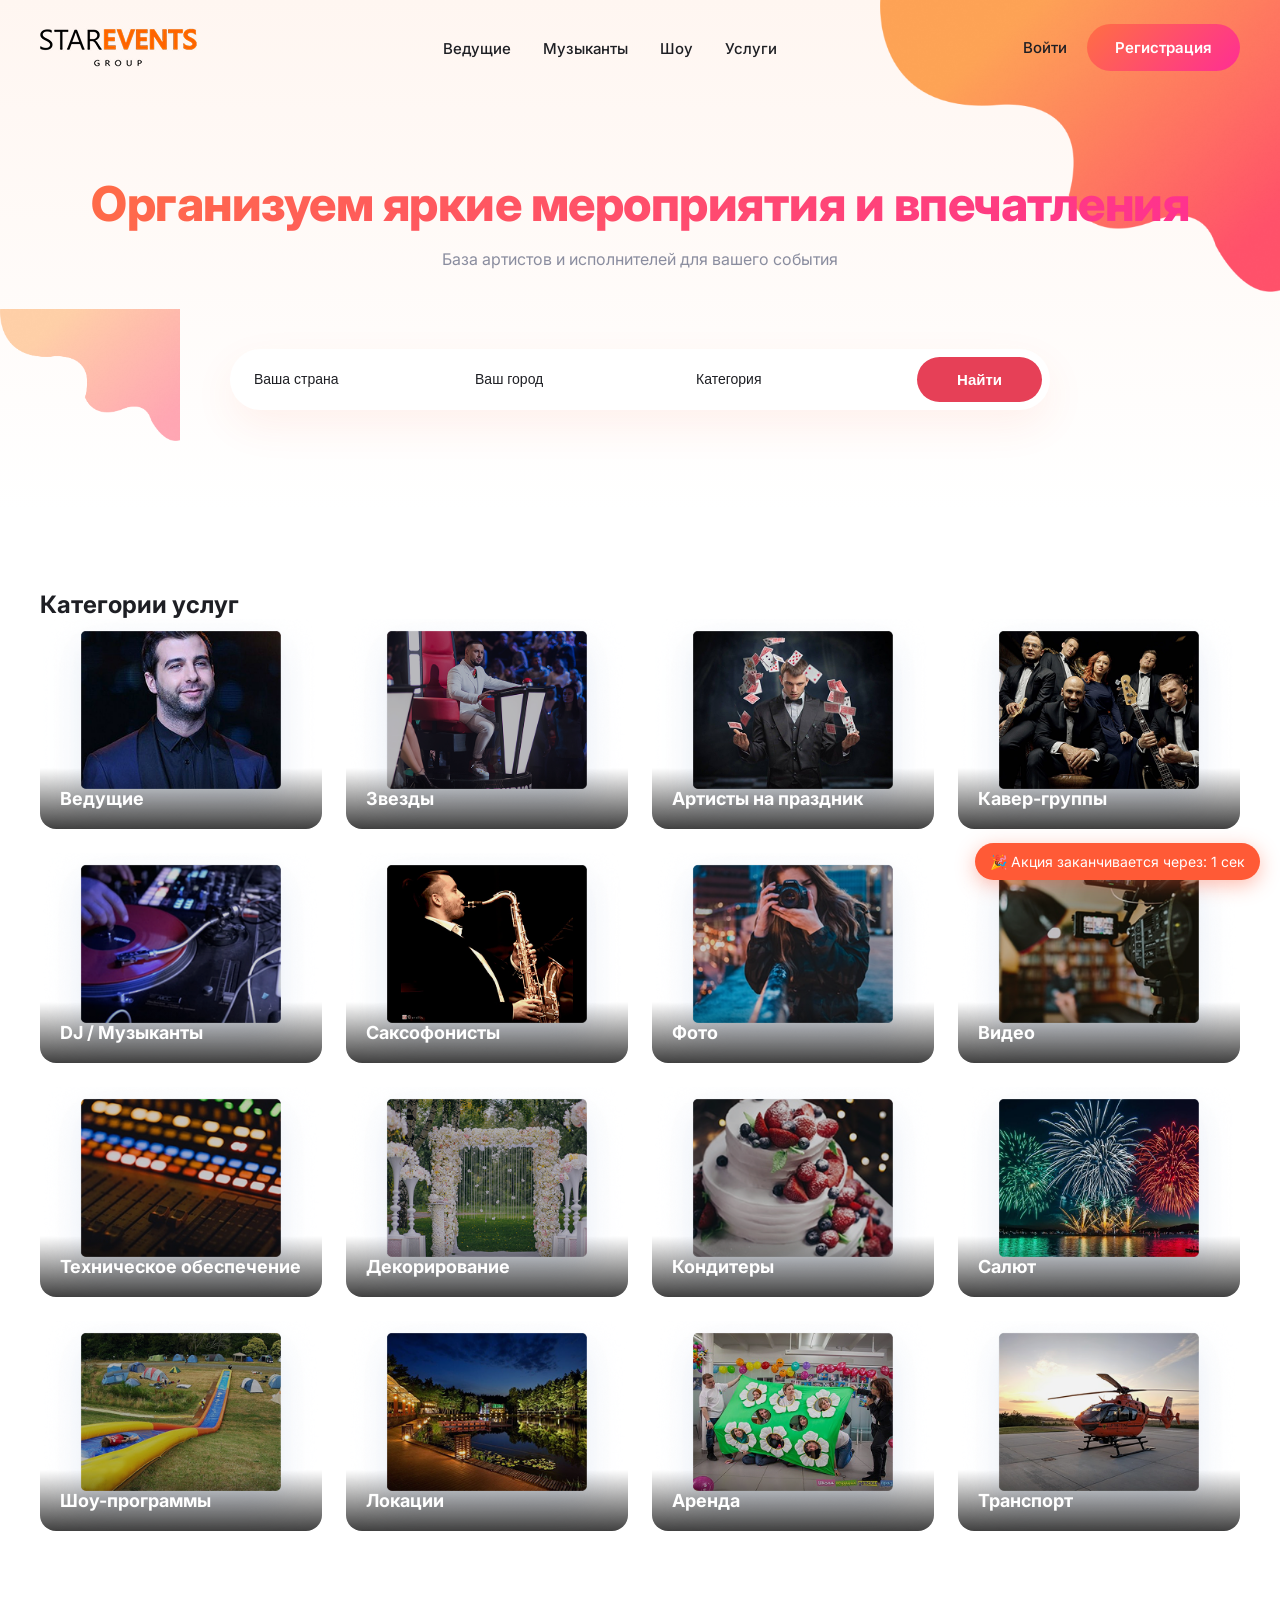
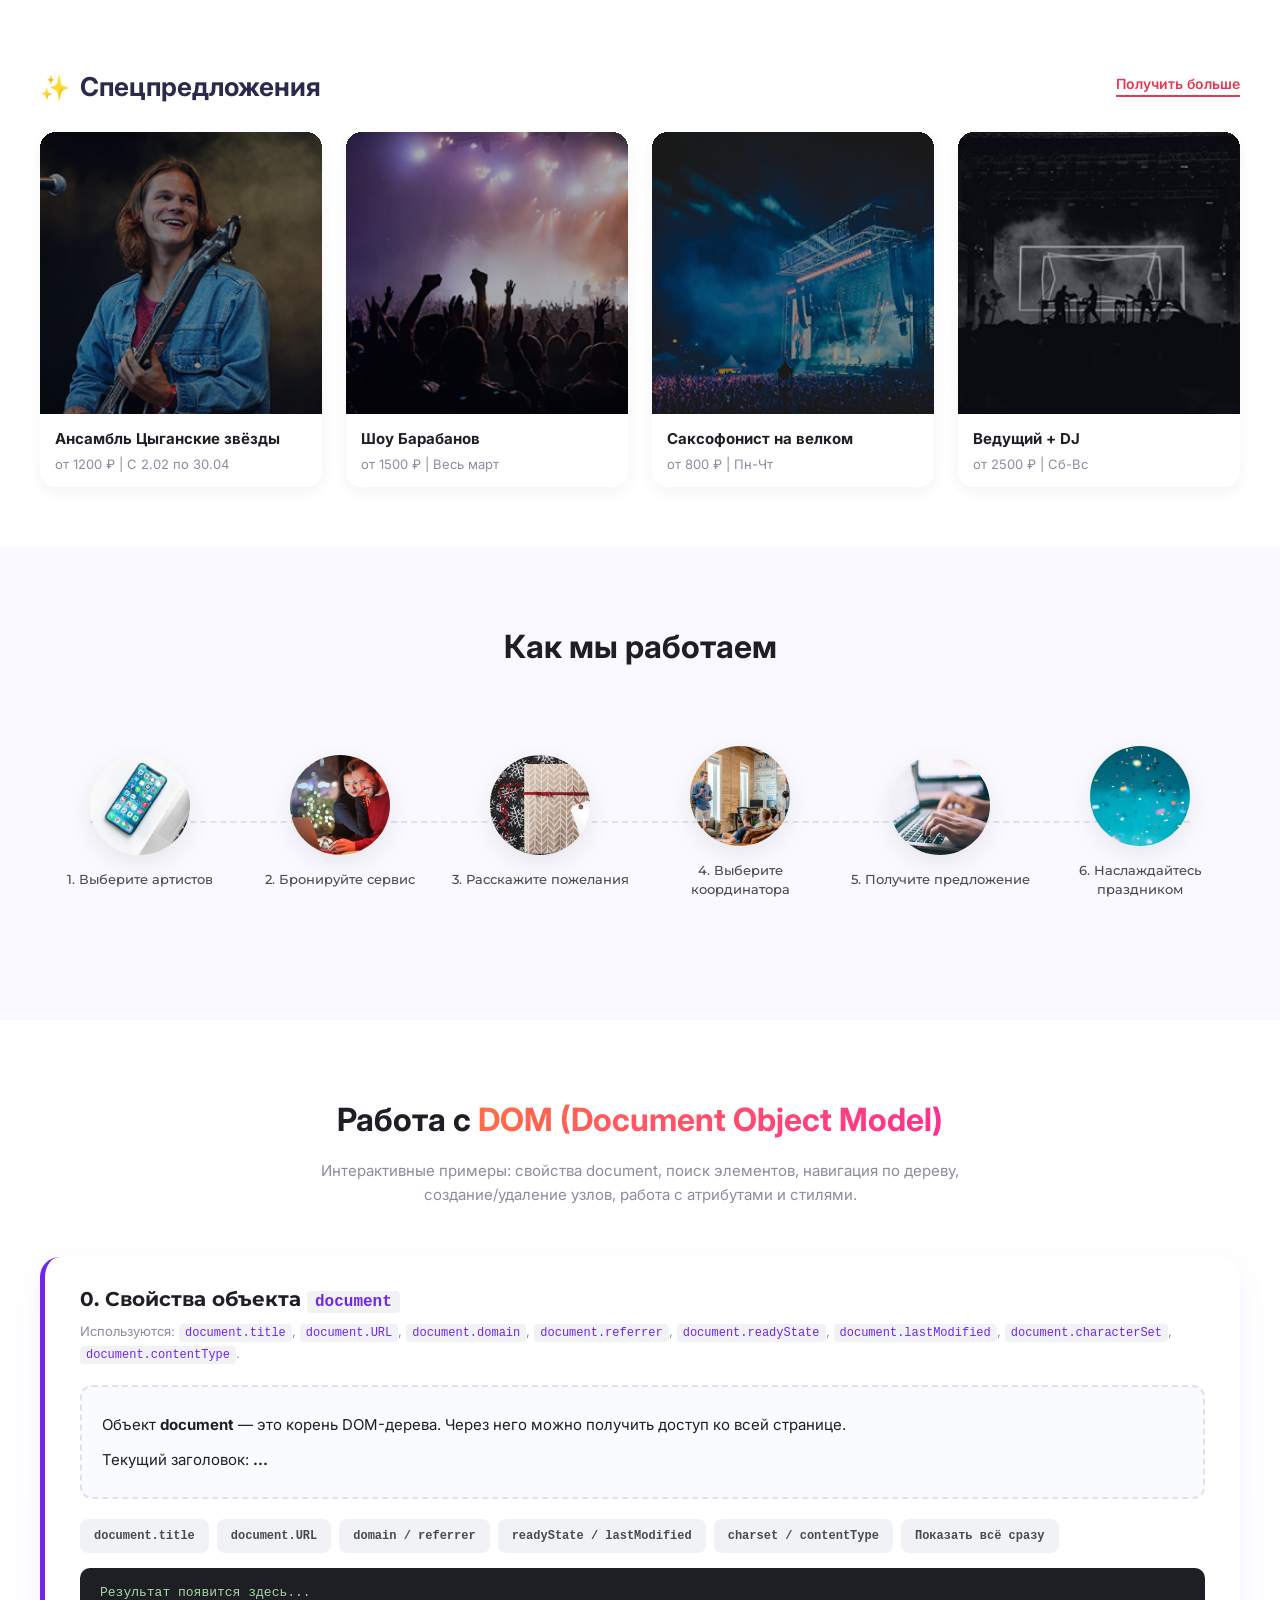
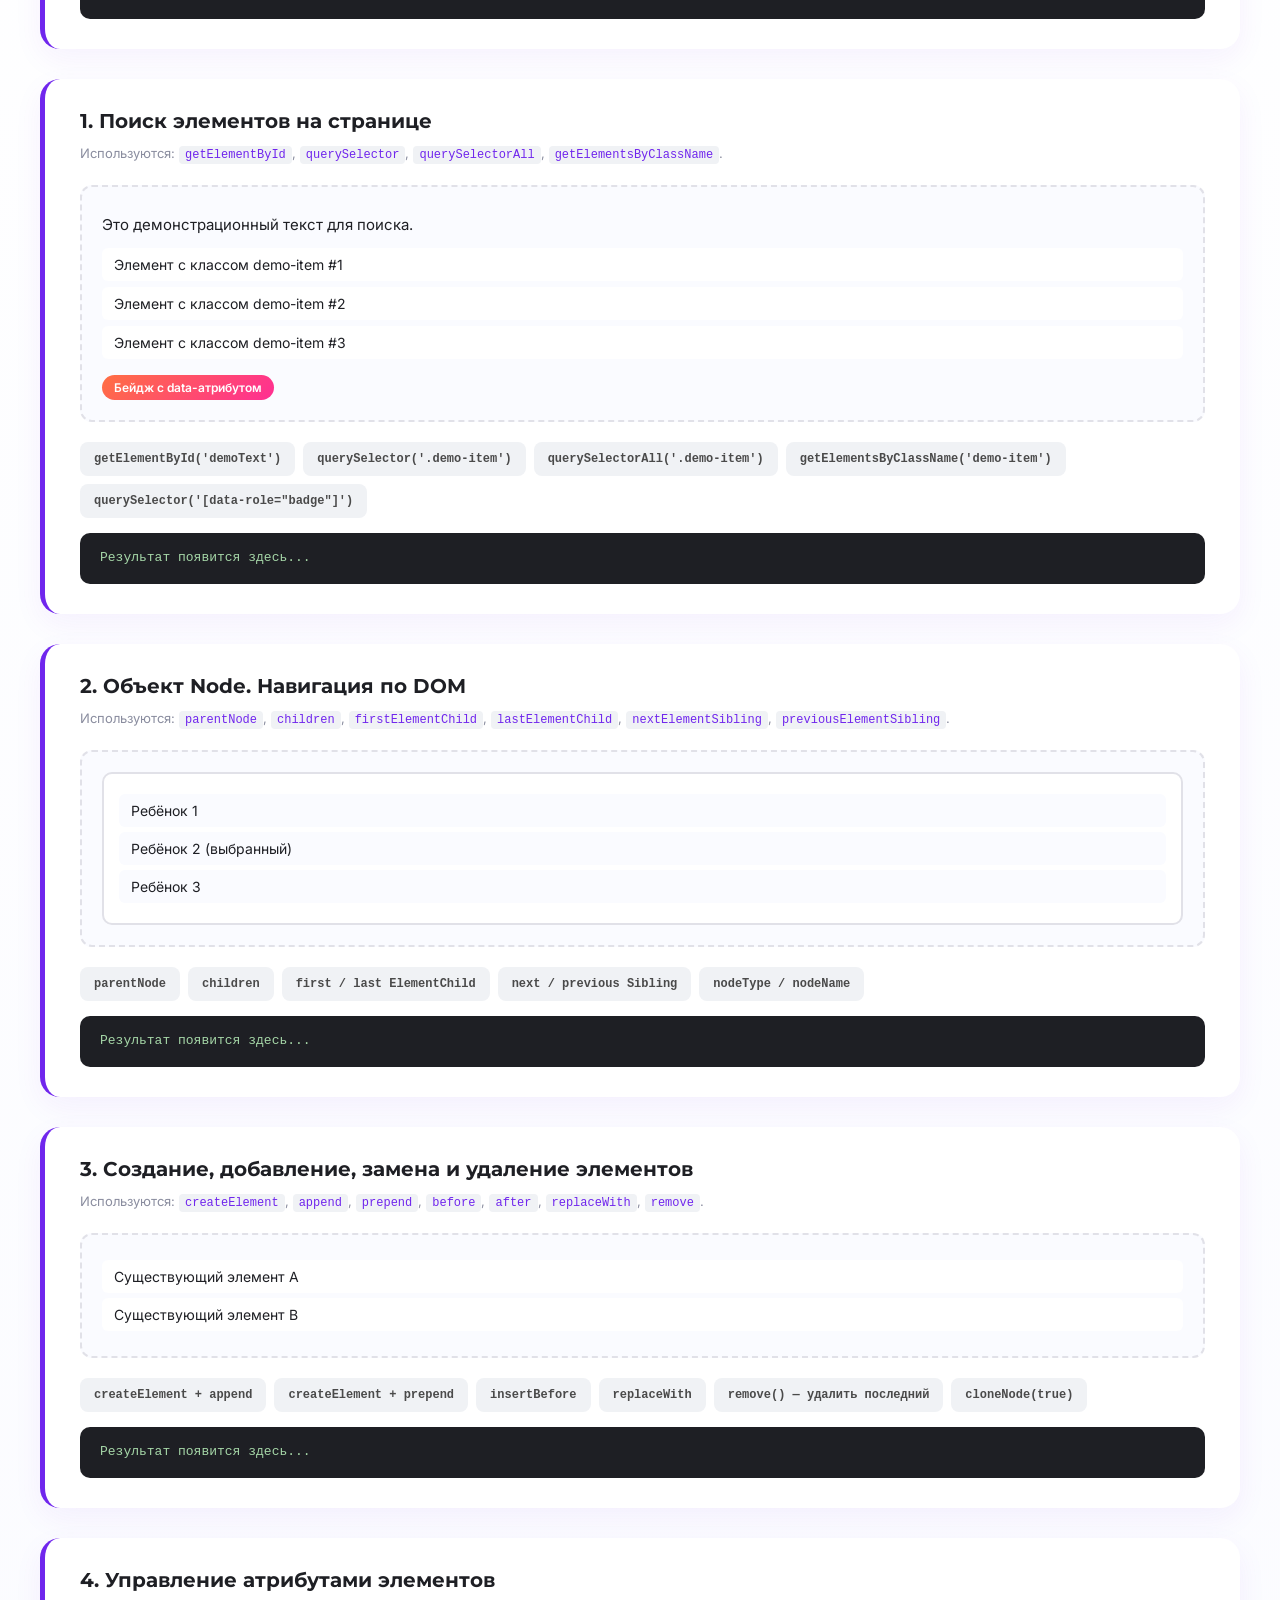
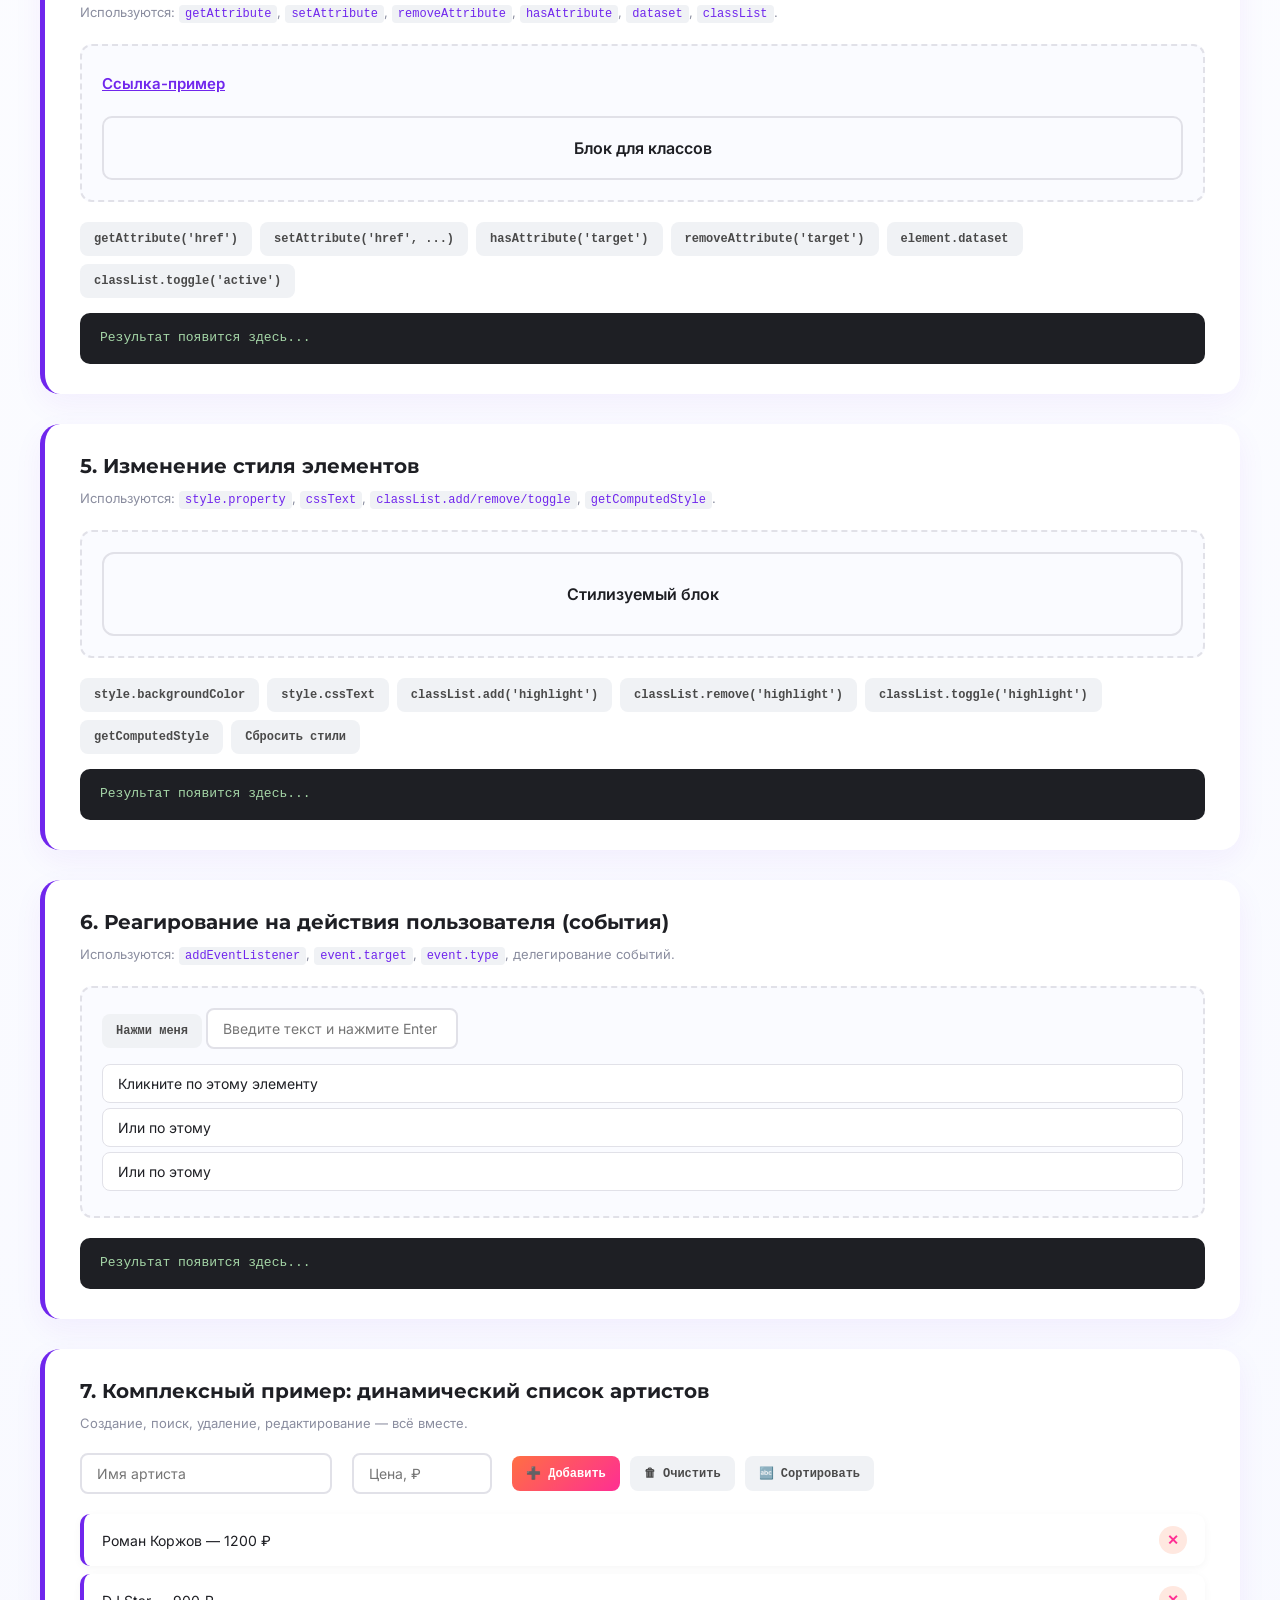
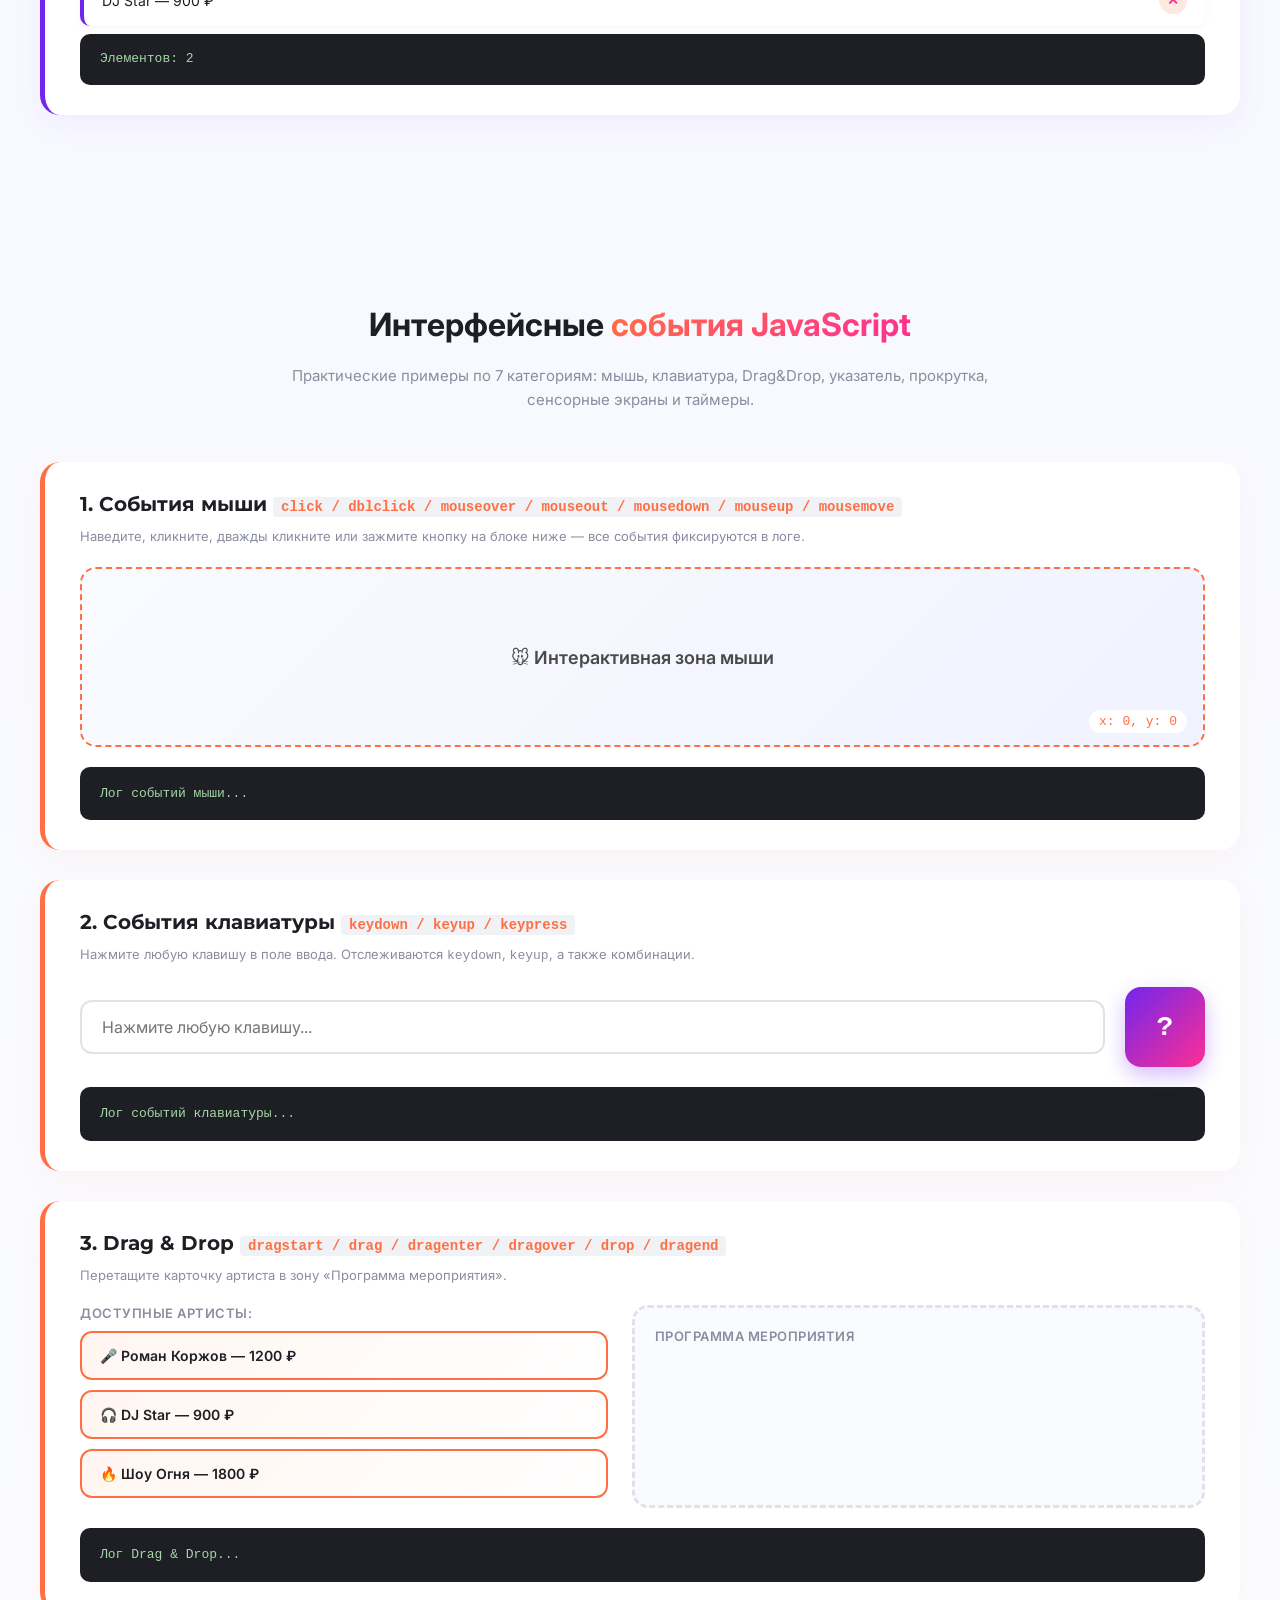
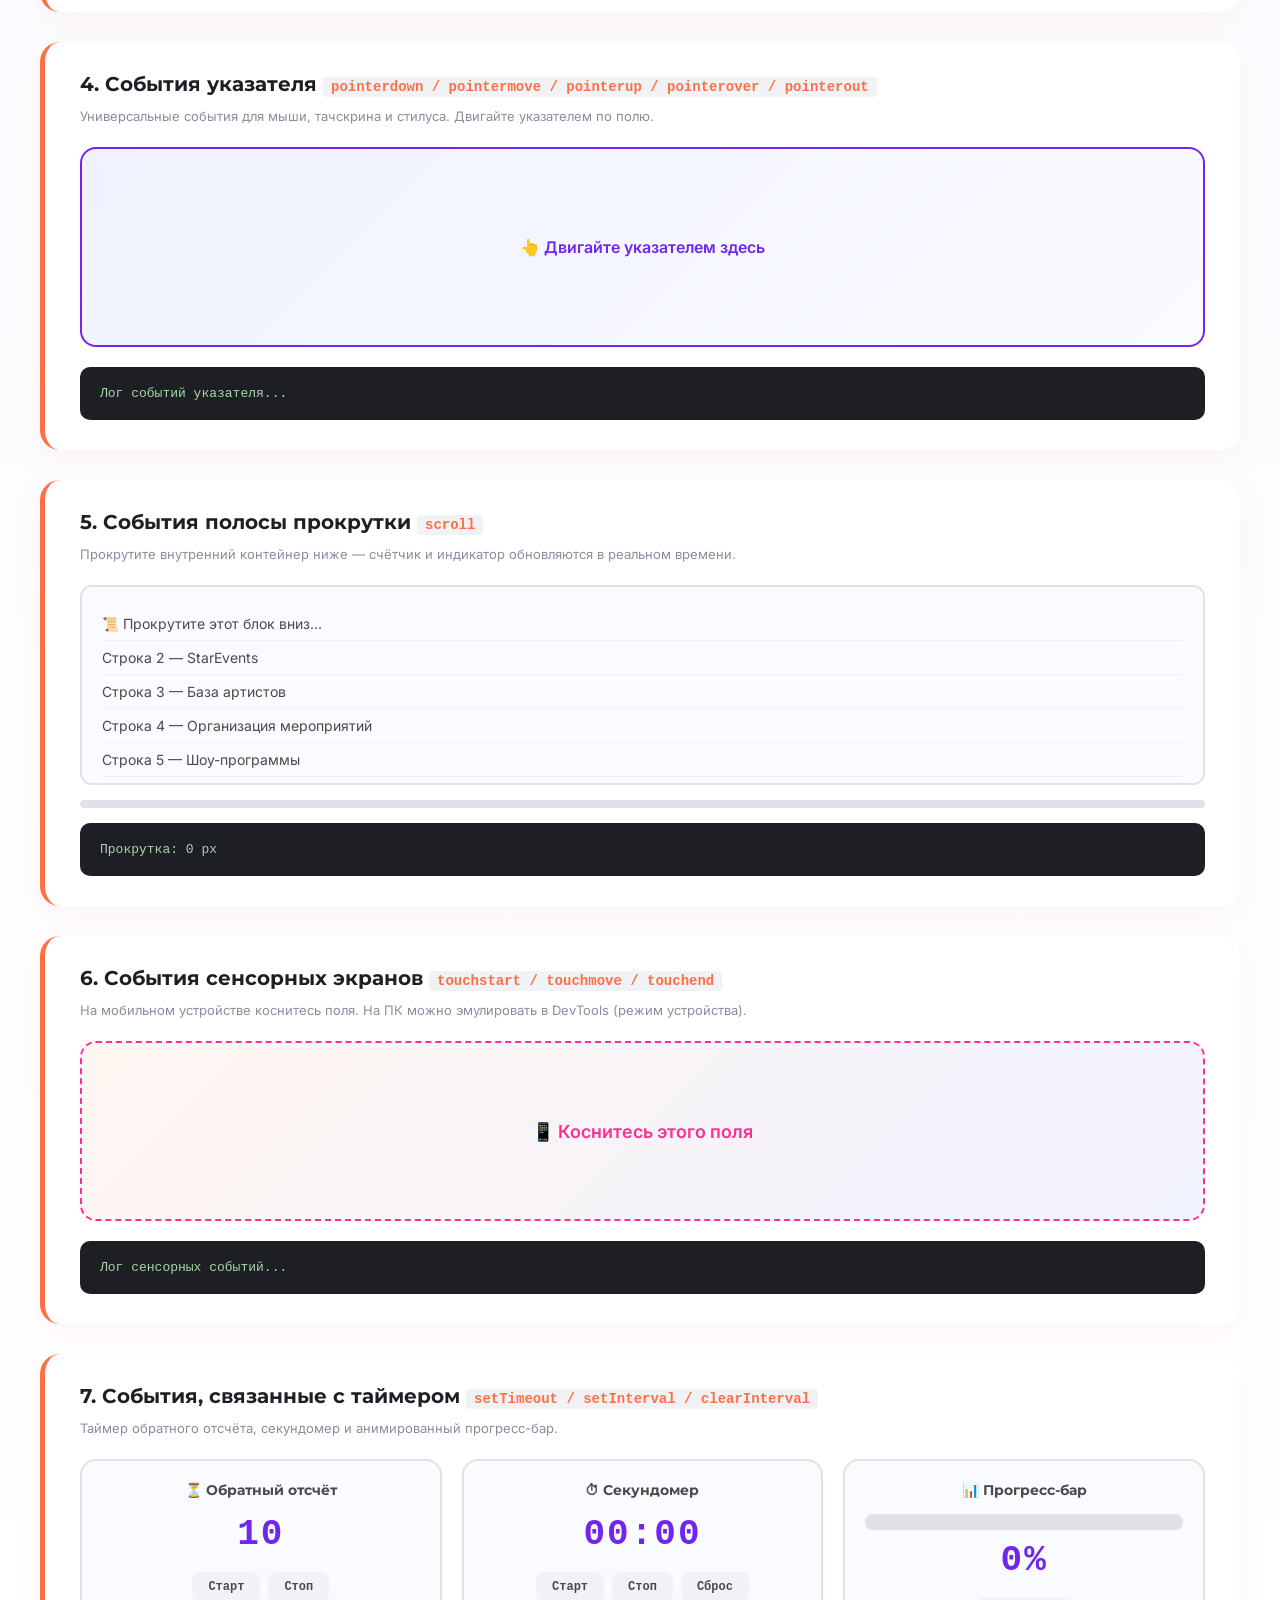
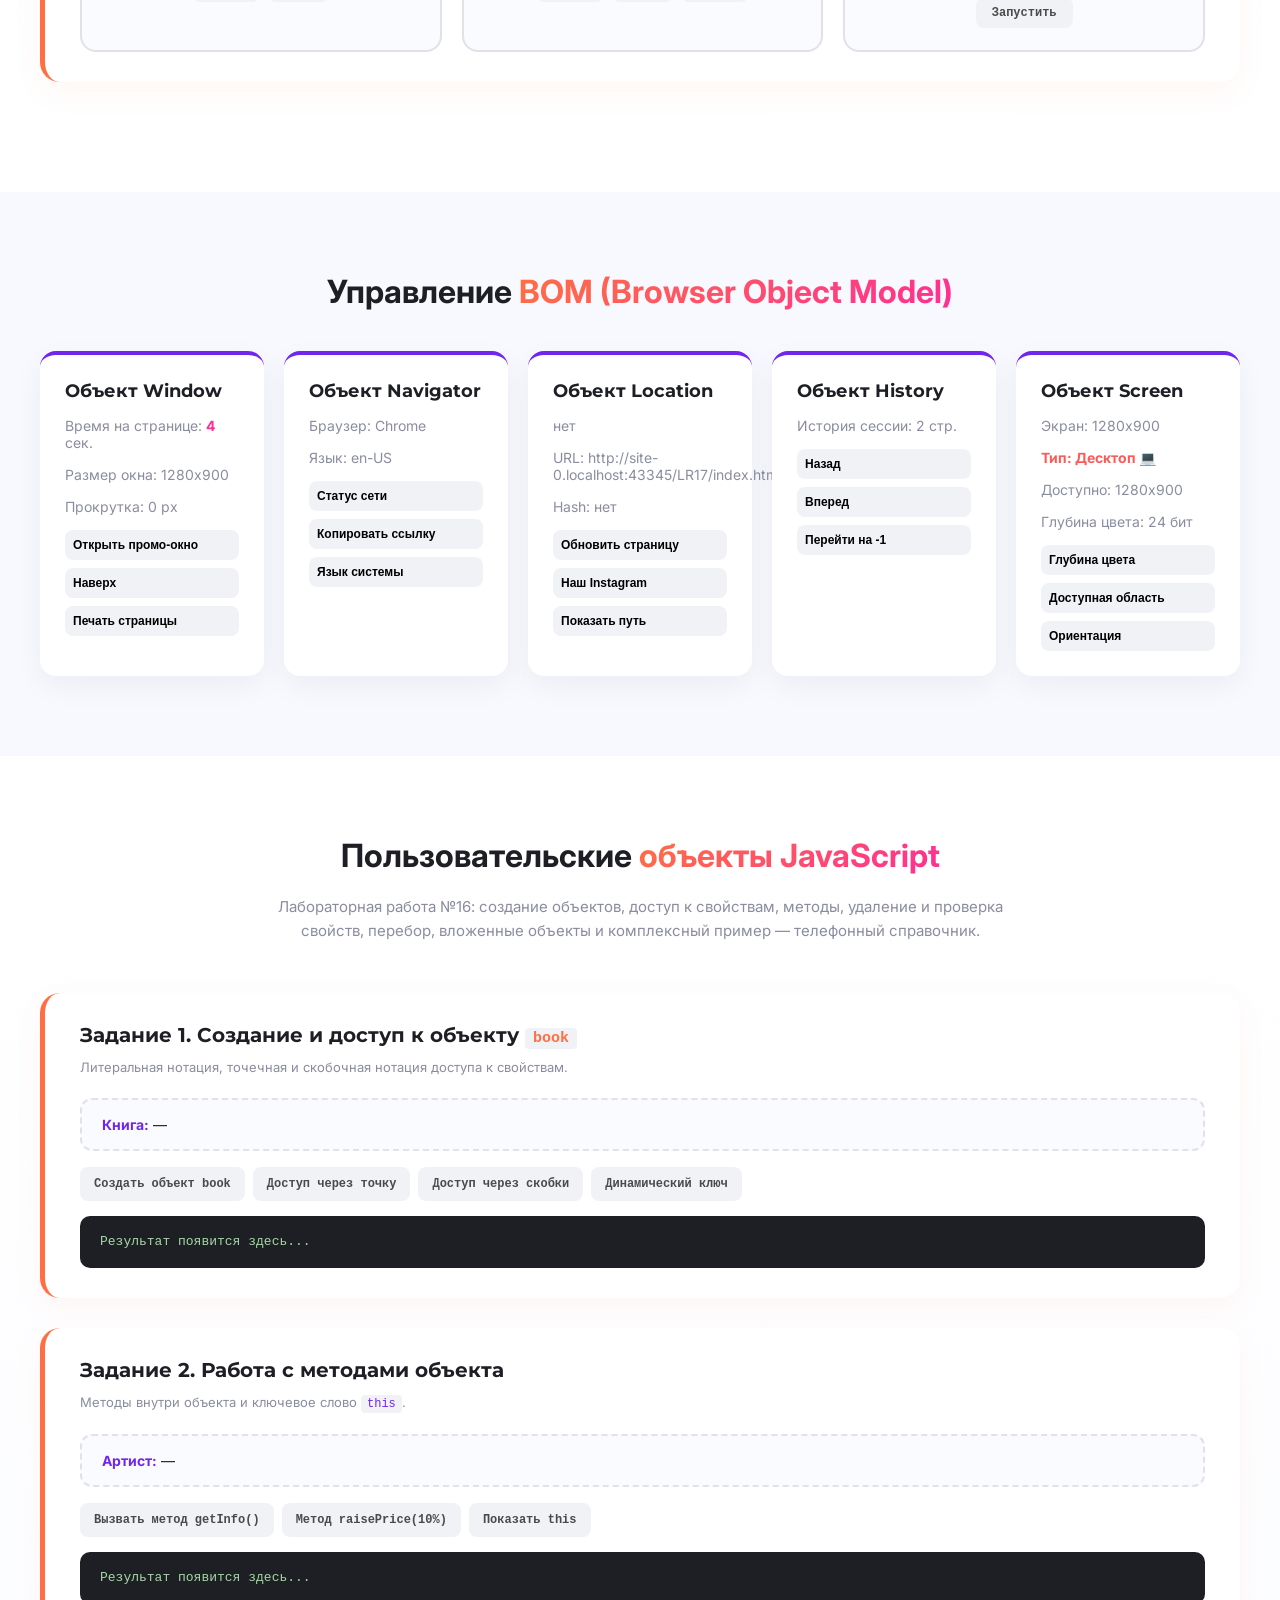
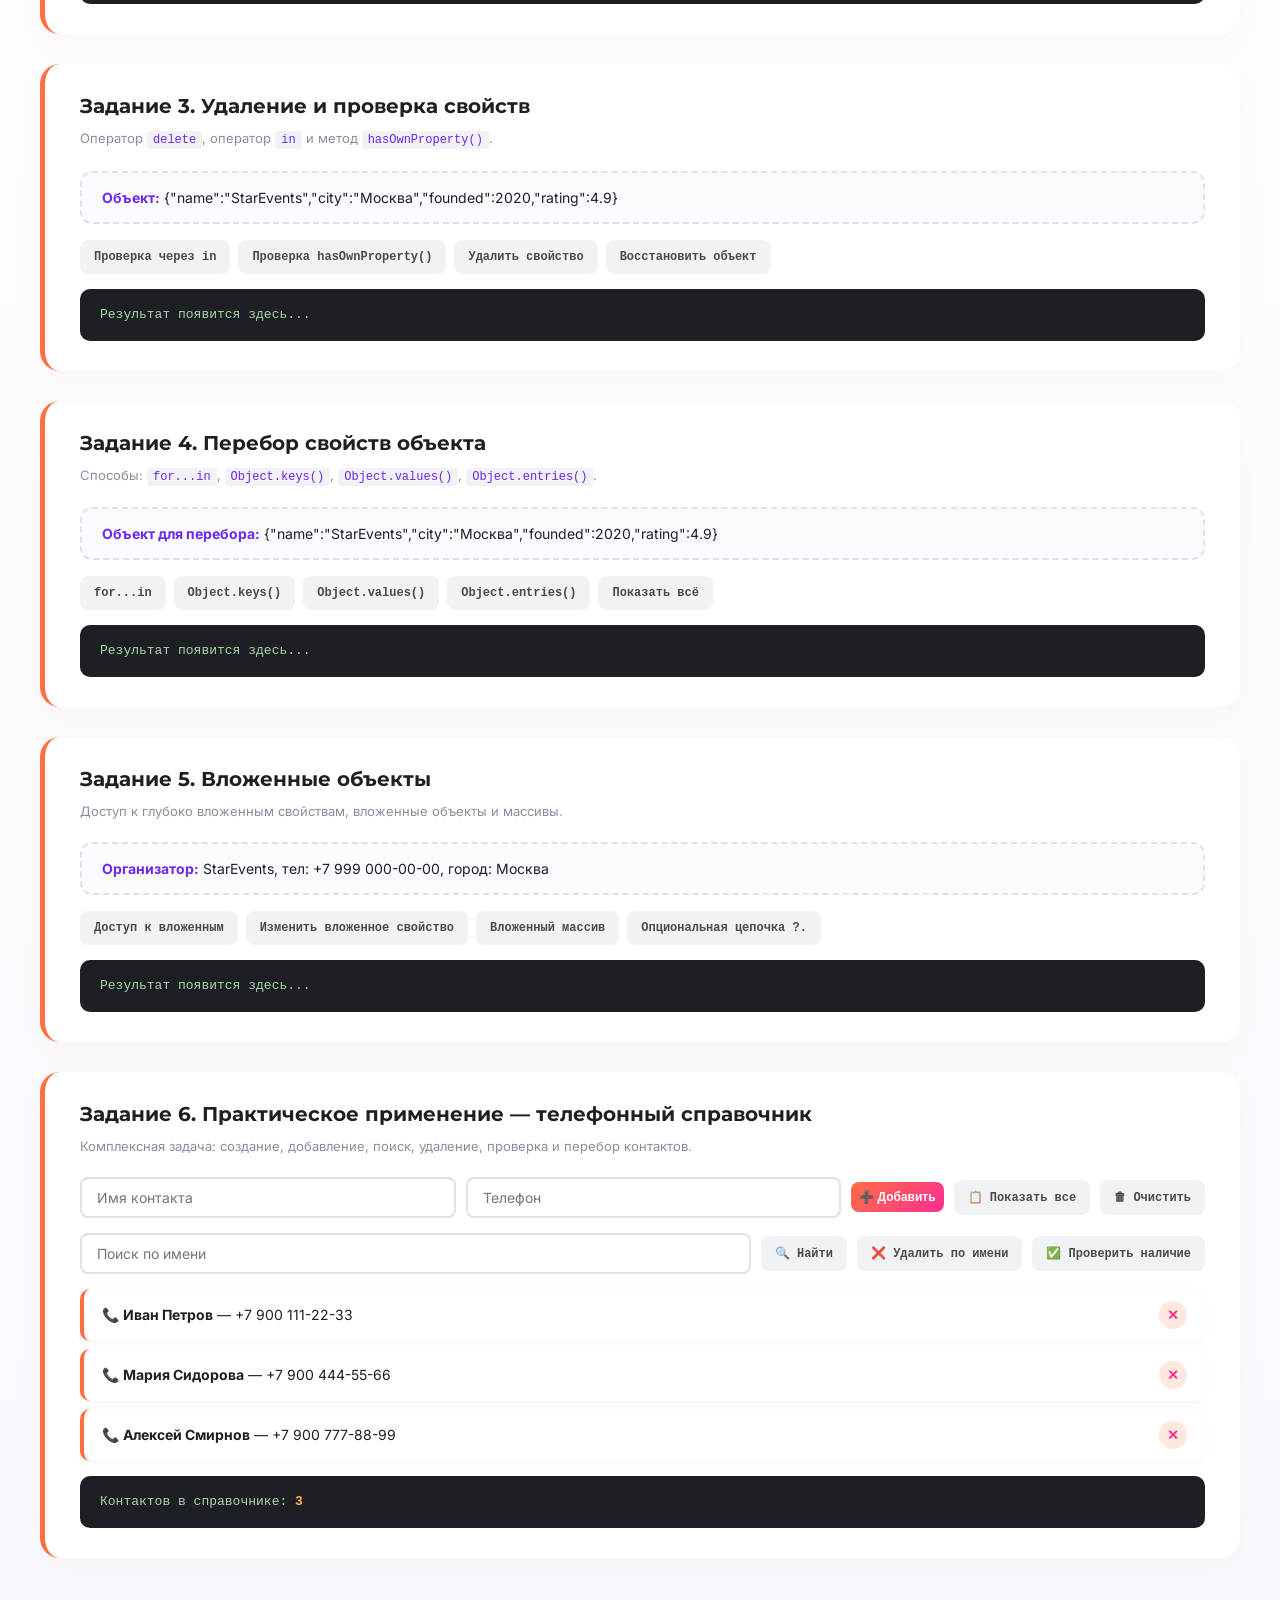
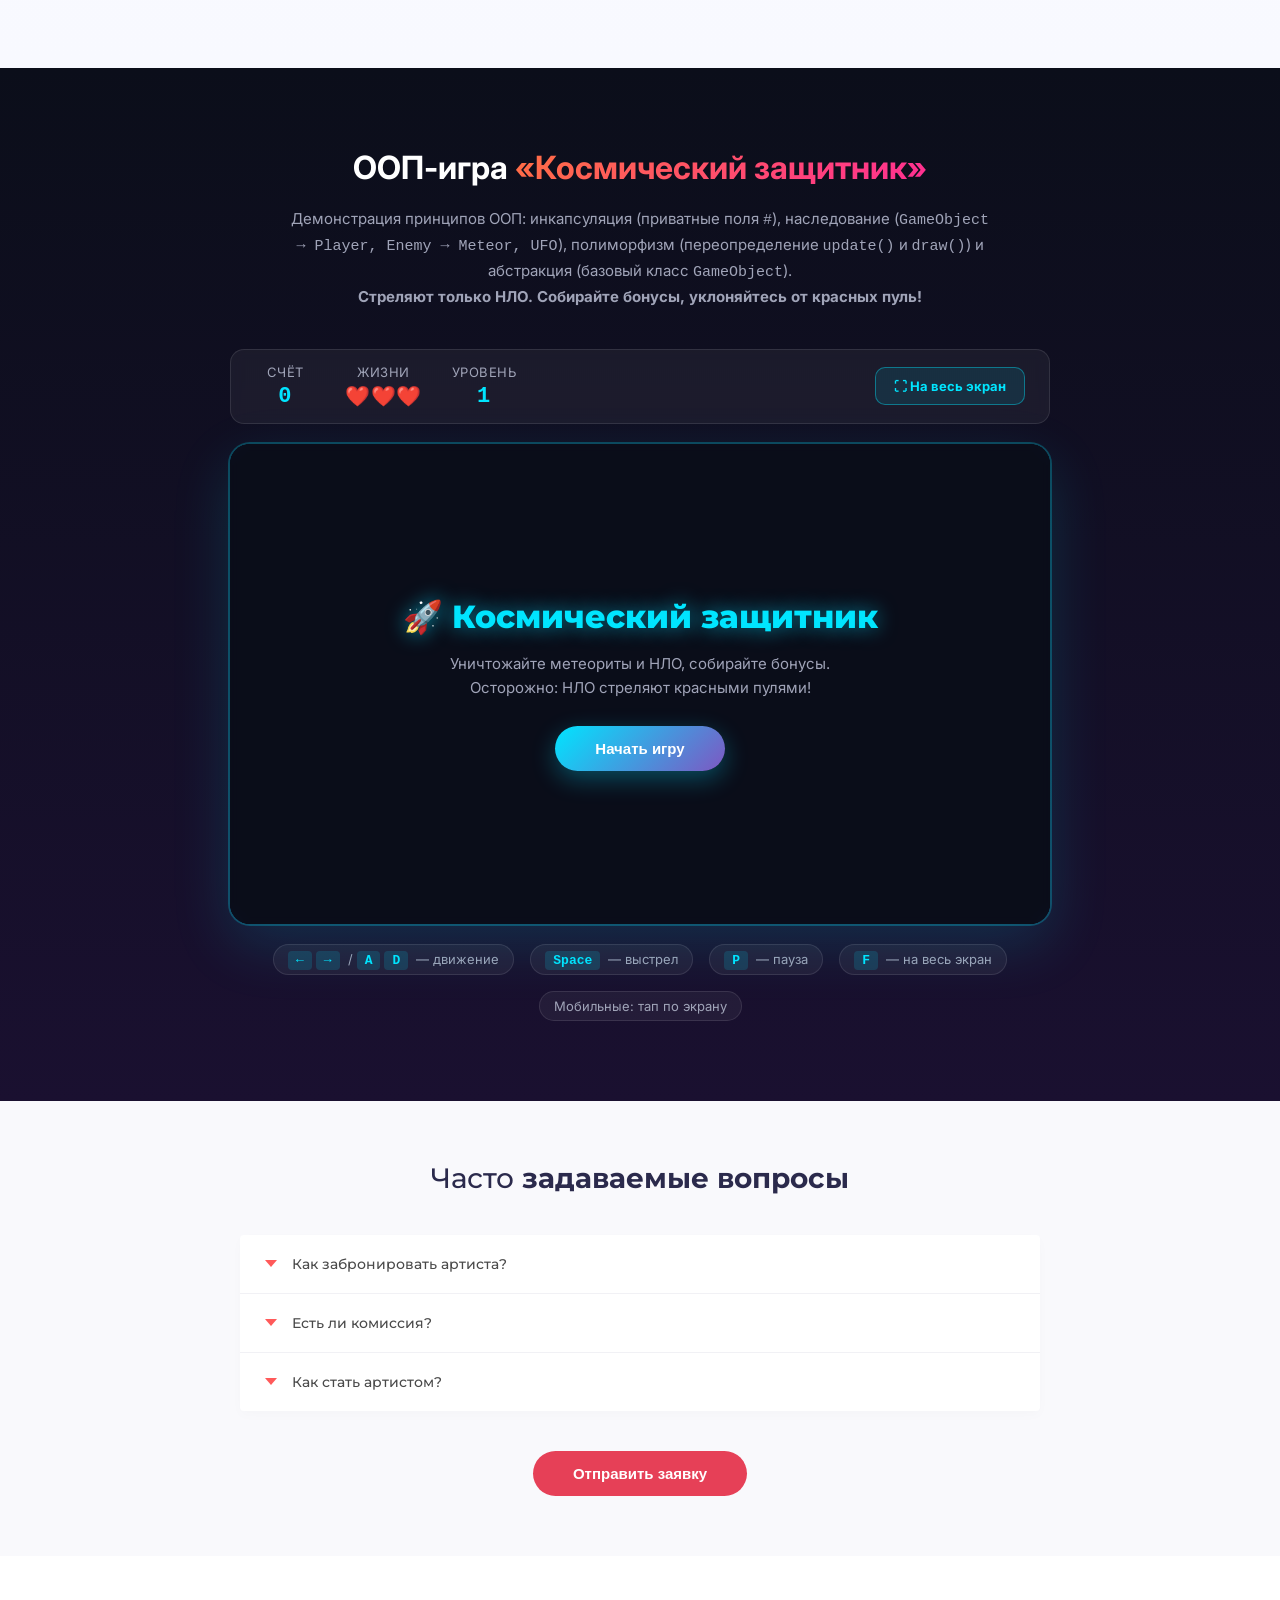
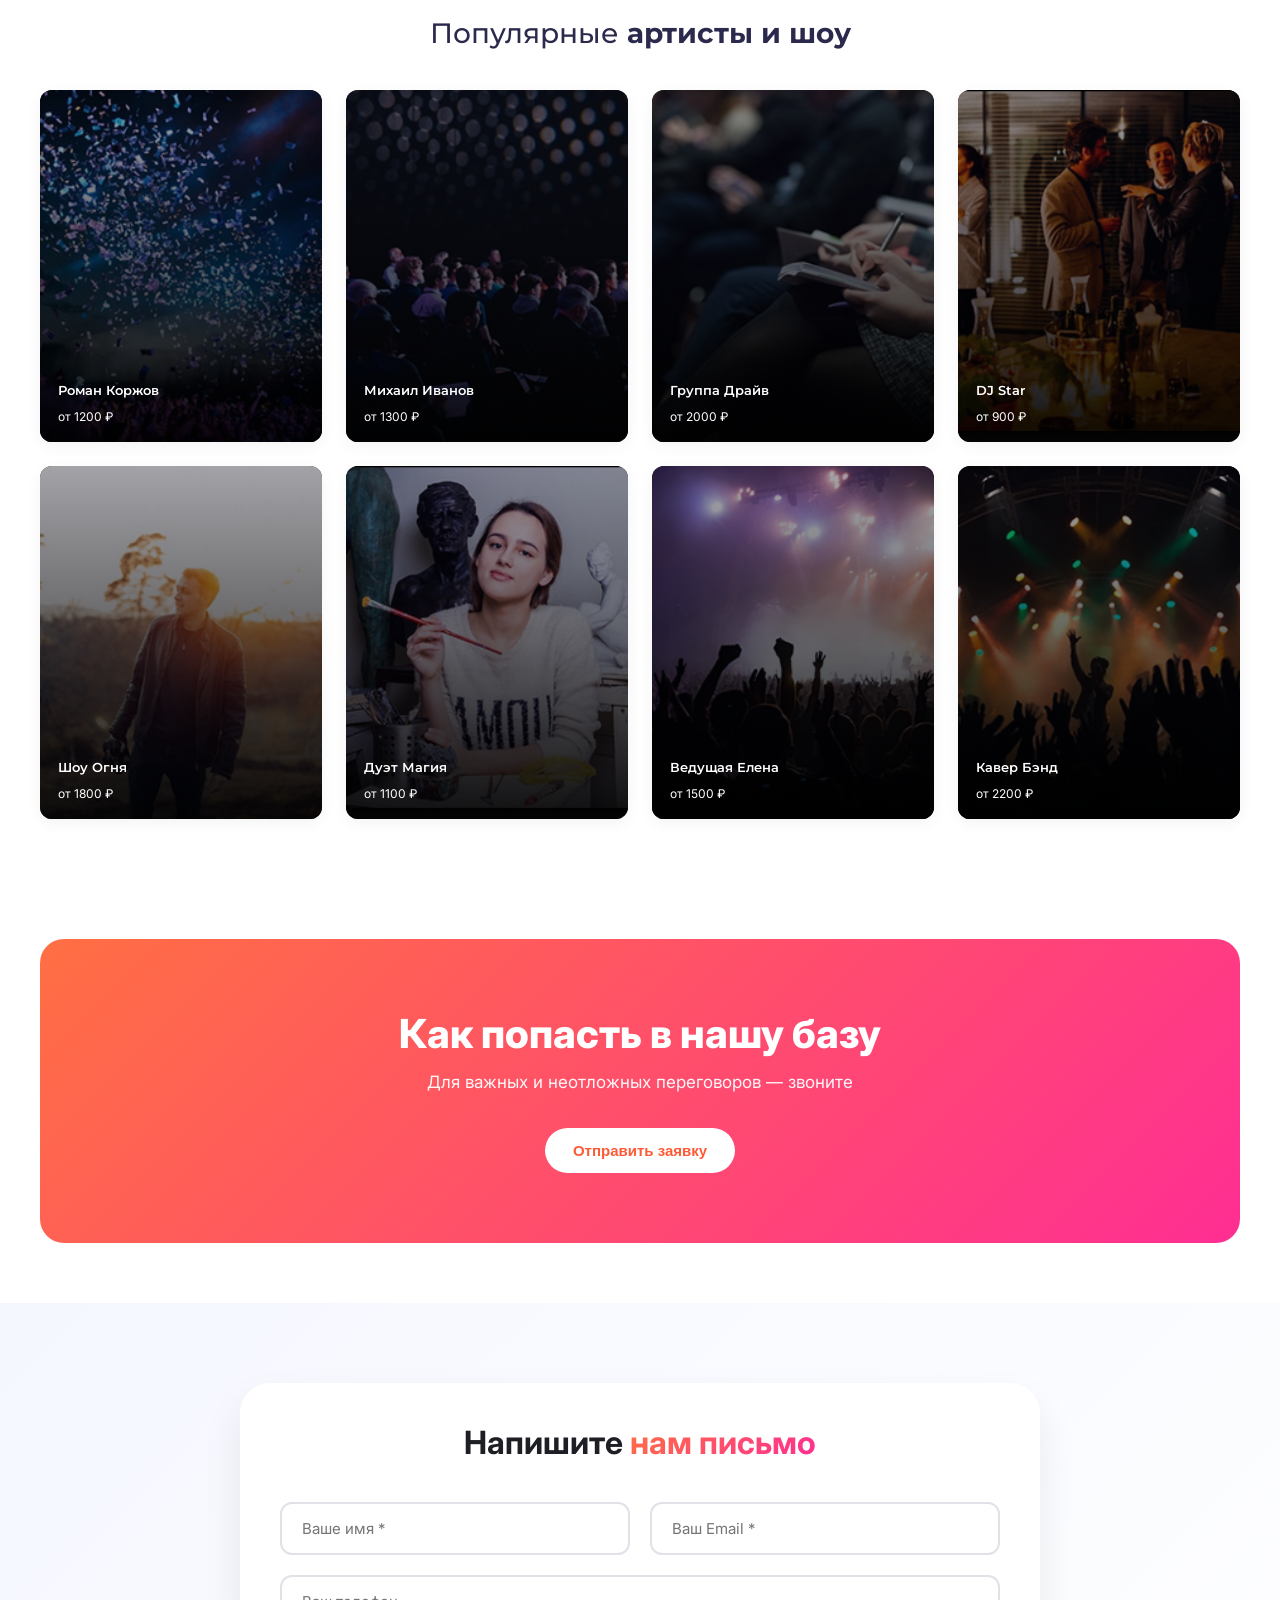
<file: LR17/index.html>
<!DOCTYPE html>
<html lang="ru">
<head>
    <meta charset="UTF-8">
    <meta name="viewport" content="width=device-width, initial-scale=1.0, user-scalable=yes">
    <meta name="author" content="StarEvents Team">
    <meta name="keywords" content="организация мероприятий, артисты, шоу, ведущие, праздник, StarEvents">
    <meta name="description" content="StarEvents — база артистов и исполнителей для вашего события. Организуем яркие мероприятия и впечатления.">
    <title>StarEvents — Организуем яркие мероприятия и впечатления</title>
    <link rel="icon" type="image/png" href="Image/favicon.png">
    <link rel="stylesheet" href="CSS/style.css">
    <link rel="stylesheet" href="CSS/game.css">
    <link href="https://fonts.googleapis.com/css2?family=Inter:wght@400;500;600;700;800&family=Montserrat:wght@400;500;600;700&display=swap" rel="stylesheet">
    <script src="js/game.js" defer></script>
    <script src="js/scripts.js" defer></script>
</head>
<body>

    <!-- ШАПКА И ГЛАВНЫЙ ЭКРАН -->
    <header class="header">
        <div class="container">
            <nav class="navbar">
                <div class="logo">
                    <img src="Image/logo.png" alt="Star Booking - Главная страница">
                </div>
                <div class="hamburger">
                    <span></span>
                    <span></span>
                    <span></span>
                </div>
                <ul class="nav-links">
                    <li><a href="#" onclick="handleCategoryClick('Ведущие'); return false;">Ведущие</a></li>
                    <li><a href="#" onclick="handleCategoryClick('Музыканты'); return false;">Музыканты</a></li>
                    <li><a href="#" onclick="handleCategoryClick('Шоу'); return false;">Шоу</a></li>
                    <li><a href="#" onclick="handleCategoryClick('Услуги'); return false;">Услуги</a></li>
                </ul>
                <div class="nav-auth">
                    <a href="#" class="btn-login" onclick="showLoginDialog(); return false;">Войти</a>
                    <a href="#" class="btn btn-primary" onclick="showRegisterDialog(); return false;">Регистрация</a>
                </div>
            </nav>
            
            <div class="hero">
                <h1>Организуем яркие мероприятия и впечатления</h1>
                <p>База артистов и исполнителей для вашего события</p>
                
                <div class="search-filter">
                    <div class="filter-item">
                        <select class="filter-select" id="countrySelect" aria-label="Выбор страны">
                            <option value="">Ваша страна</option>
                            <option value="Россия">Россия</option>
                            <option value="Казахстан">Казахстан</option>
                            <option value="Беларусь">Беларусь</option>
                        </select>
                    </div>
                    <div class="filter-item">
                        <select class="filter-select" id="citySelect" aria-label="Выбор города">
                            <option value="">Ваш город</option>
                            <option value="Москва">Москва</option>
                            <option value="Санкт-Петербург">Санкт-Петербург</option>
                            <option value="Алматы">Алматы</option>
                        </select>
                    </div>
                    <div class="filter-item">
                        <select class="filter-select" id="categorySelect" aria-label="Выбор категории">
                            <option value="">Категория</option>
                            <option value="Ведущие">Ведущие</option>
                            <option value="Музыканты">Музыканты</option>
                            <option value="Шоу">Шоу</option>
                        </select>
                    </div>
                    <button class="btn-submit" onclick="performSearch()">Найти</button>
                </div>
            </div>
        </div>
    </header>

    <!-- СЕКЦИЯ: КАТЕГОРИИ -->
    <section class="categories" aria-label="Категории услуг">
        <div class="container">
            <h2 class="visually-hidden">Категории услуг</h2>
            <div class="grid-4-columns" id="categoriesGrid"></div>
        </div>
    </section>

    <!-- СЕКЦИЯ: СПЕЦПРЕДЛОЖЕНИЯ -->
    <section class="offers section-padding">
        <div class="container">
            <div class="section-header">
                <h2>Спецпредложения</h2>
                <a href="#" class="link-all" onclick="showAllOffers(); return false;">Получить больше</a>
            </div>
            <div class="grid-container grid-4-columns" id="offersGrid"></div>
        </div>
    </section>

    <!-- СЕКЦИЯ: КАК МЫ РАБОТАЕМ -->
    <section class="how-we-work">
        <div class="container">
            <h2 class="section-title">Как мы работаем</h2>
            <div class="steps-container" id="stepsContainer"></div>
        </div>
    </section>

    <!-- ============================================================ -->
    <!-- DOM DASHBOARD (ЛАБОРАТОРНАЯ РАБОТА)                          -->
    <!-- ============================================================ -->
    <section class="dom-section" id="dom-section">
        <div class="container">
            <h2 class="section-title">Работа с <span>DOM (Document Object Model)</span></h2>
            <p class="section-subtitle">Интерактивные примеры: свойства document, поиск элементов, навигация по дереву, создание/удаление узлов, работа с атрибутами и стилями.</p>

            <div class="dom-block">
                <h3 class="dom-block-title">0. Свойства объекта <code>document</code></h3>
                <p class="dom-hint">Используются: <code>document.title</code>, <code>document.URL</code>, <code>document.domain</code>, <code>document.referrer</code>, <code>document.readyState</code>, <code>document.lastModified</code>, <code>document.characterSet</code>, <code>document.contentType</code>.</p>

                <div class="dom-demo-area" id="documentDemoArea">
                    <p class="demo-text">Объект <b>document</b> — это корень DOM-дерева. Через него можно получить доступ ко всей странице.</p>
                    <p class="demo-text">Текущий заголовок: <b id="docTitleDisplay">...</b></p>
                </div>

                <div class="dom-buttons">
                    <button class="btn-mini dom-btn" onclick="demoDocumentTitle()">document.title</button>
                    <button class="btn-mini dom-btn" onclick="demoDocumentURL()">document.URL</button>
                    <button class="btn-mini dom-btn" onclick="demoDocumentInfo()">domain / referrer</button>
                    <button class="btn-mini dom-btn" onclick="demoDocumentReady()">readyState / lastModified</button>
                    <button class="btn-mini dom-btn" onclick="demoDocumentCharset()">charset / contentType</button>
                    <button class="btn-mini dom-btn" onclick="demoDocumentAll()">Показать всё сразу</button>
                </div>

                <div class="dom-result" id="documentResult">Результат появится здесь...</div>
            </div>

            <div class="dom-block">
                <h3 class="dom-block-title">1. Поиск элементов на странице</h3>
                <p class="dom-hint">Используются: <code>getElementById</code>, <code>querySelector</code>, <code>querySelectorAll</code>, <code>getElementsByClassName</code>.</p>

                <div class="dom-demo-area" id="searchDemoArea">
                    <p class="demo-text" id="demoText">Это демонстрационный текст для поиска.</p>
                    <p class="demo-item">Элемент с классом demo-item #1</p>
                    <p class="demo-item">Элемент с классом demo-item #2</p>
                    <p class="demo-item">Элемент с классом demo-item #3</p>
                    <span data-role="badge">Бейдж с data-атрибутом</span>
                </div>

                <div class="dom-buttons">
                    <button class="btn-mini dom-btn" onclick="demoGetElementById()">getElementById('demoText')</button>
                    <button class="btn-mini dom-btn" onclick="demoQuerySelector()">querySelector('.demo-item')</button>
                    <button class="btn-mini dom-btn" onclick="demoQuerySelectorAll()">querySelectorAll('.demo-item')</button>
                    <button class="btn-mini dom-btn" onclick="demoGetElementsByClassName()">getElementsByClassName('demo-item')</button>
                    <button class="btn-mini dom-btn" onclick="demoQueryByDataAttr()">querySelector('[data-role="badge"]')</button>
                </div>

                <div class="dom-result" id="searchResult">Результат появится здесь...</div>
            </div>

            <div class="dom-block">
                <h3 class="dom-block-title">2. Объект Node. Навигация по DOM</h3>
                <p class="dom-hint">Используются: <code>parentNode</code>, <code>children</code>, <code>firstElementChild</code>, <code>lastElementChild</code>, <code>nextElementSibling</code>, <code>previousElementSibling</code>.</p>

                <div class="dom-demo-area" id="navDemoArea">
                    <div class="nav-parent" id="navParent">
                        <p class="nav-child" id="navChild1">Ребёнок 1</p>
                        <p class="nav-child" id="navChild2">Ребёнок 2 (выбранный)</p>
                        <p class="nav-child" id="navChild3">Ребёнок 3</p>
                    </div>
                </div>

                <div class="dom-buttons">
                    <button class="btn-mini dom-btn" onclick="demoParent()">parentNode</button>
                    <button class="btn-mini dom-btn" onclick="demoChildren()">children</button>
                    <button class="btn-mini dom-btn" onclick="demoFirstLast()">first / last ElementChild</button>
                    <button class="btn-mini dom-btn" onclick="demoSiblings()">next / previous Sibling</button>
                    <button class="btn-mini dom-btn" onclick="demoNodeType()">nodeType / nodeName</button>
                </div>

                <div class="dom-result" id="navResult">Результат появится здесь...</div>
            </div>

            <div class="dom-block">
                <h3 class="dom-block-title">3. Создание, добавление, замена и удаление элементов</h3>
                <p class="dom-hint">Используются: <code>createElement</code>, <code>append</code>, <code>prepend</code>, <code>before</code>, <code>after</code>, <code>replaceWith</code>, <code>remove</code>.</p>

                <div class="dom-demo-area" id="createDemoArea">
                    <p class="create-item">Существующий элемент A</p>
                    <p class="create-item">Существующий элемент B</p>
                </div>

                <div class="dom-buttons">
                    <button class="btn-mini dom-btn" onclick="demoCreateAppend()">createElement + append</button>
                    <button class="btn-mini dom-btn" onclick="demoCreatePrepend()">createElement + prepend</button>
                    <button class="btn-mini dom-btn" onclick="demoInsertBefore()">insertBefore</button>
                    <button class="btn-mini dom-btn" onclick="demoReplaceElement()">replaceWith</button>
                    <button class="btn-mini dom-btn" onclick="demoRemoveLast()">remove() — удалить последний</button>
                    <button class="btn-mini dom-btn" onclick="demoCloneElement()">cloneNode(true)</button>
                </div>

                <div class="dom-result" id="createResult">Результат появится здесь...</div>
            </div>

            <div class="dom-block">
                <h3 class="dom-block-title">4. Управление атрибутами элементов</h3>
                <p class="dom-hint">Используются: <code>getAttribute</code>, <code>setAttribute</code>, <code>removeAttribute</code>, <code>hasAttribute</code>, <code>dataset</code>, <code>classList</code>.</p>

                <div class="dom-demo-area" id="attrDemoArea">
                    <a href="https://example.com" 
                       id="attrLink" 
                       class="attr-link" 
                       target="_blank" 
                       data-category="promo"
                       data-priority="high">Ссылка-пример</a>
                    <div id="attrBox" class="attr-box">Блок для классов</div>
                </div>

                <div class="dom-buttons">
                    <button class="btn-mini dom-btn" onclick="demoGetAttribute()">getAttribute('href')</button>
                    <button class="btn-mini dom-btn" onclick="demoSetAttribute()">setAttribute('href', ...)</button>
                    <button class="btn-mini dom-btn" onclick="demoHasAttribute()">hasAttribute('target')</button>
                    <button class="btn-mini dom-btn" onclick="demoRemoveAttribute()">removeAttribute('target')</button>
                    <button class="btn-mini dom-btn" onclick="demoDataset()">element.dataset</button>
                    <button class="btn-mini dom-btn" onclick="demoClassList()">classList.toggle('active')</button>
                </div>

                <div class="dom-result" id="attrResult">Результат появится здесь...</div>
            </div>

            <div class="dom-block">
                <h3 class="dom-block-title">5. Изменение стиля элементов</h3>
                <p class="dom-hint">Используются: <code>style.property</code>, <code>cssText</code>, <code>classList.add/remove/toggle</code>, <code>getComputedStyle</code>.</p>

                <div class="dom-demo-area">
                    <div id="styleBox" class="style-box">Стилизуемый блок</div>
                </div>

                <div class="dom-buttons">
                    <button class="btn-mini dom-btn" onclick="demoStyleDirect()">style.backgroundColor</button>
                    <button class="btn-mini dom-btn" onclick="demoStyleCssText()">style.cssText</button>
                    <button class="btn-mini dom-btn" onclick="demoAddClass()">classList.add('highlight')</button>
                    <button class="btn-mini dom-btn" onclick="demoRemoveClass()">classList.remove('highlight')</button>
                    <button class="btn-mini dom-btn" onclick="demoToggleClass()">classList.toggle('highlight')</button>
                    <button class="btn-mini dom-btn" onclick="demoGetComputed()">getComputedStyle</button>
                    <button class="btn-mini dom-btn" onclick="demoResetStyle()">Сбросить стили</button>
                </div>

                <div class="dom-result" id="styleResult">Результат появится здесь...</div>
            </div>

            <div class="dom-block">
                <h3 class="dom-block-title">6. Реагирование на действия пользователя (события)</h3>
                <p class="dom-hint">Используются: <code>addEventListener</code>, <code>event.target</code>, <code>event.type</code>, делегирование событий.</p>

                <div class="dom-demo-area">
                    <button class="btn-mini dom-btn" id="eventBtn">Нажми меня</button>
                    <input type="text" id="eventInput" class="dom-input" placeholder="Введите текст и нажмите Enter">
                    <div id="eventList" class="event-list">
                        <p class="event-item">Кликните по этому элементу</p>
                        <p class="event-item">Или по этому</p>
                        <p class="event-item">Или по этому</p>
                    </div>
                </div>

                <div class="dom-result" id="eventResult">Результат появится здесь...</div>
            </div>

            <div class="dom-block">
                <h3 class="dom-block-title">7. Комплексный пример: динамический список артистов</h3>
                <p class="dom-hint">Создание, поиск, удаление, редактирование — всё вместе.</p>

                <div class="dom-toolbar">
                    <input type="text" id="newArtistName" class="dom-input" placeholder="Имя артиста">
                    <input type="number" id="newArtistPrice" class="dom-input" placeholder="Цена, ₽" style="max-width:140px;">
                    <button class="btn-mini dom-btn dom-btn-accent" onclick="addArtistToList()">➕ Добавить</button>
                    <button class="btn-mini dom-btn" onclick="clearArtistList()">🗑 Очистить</button>
                    <button class="btn-mini dom-btn" onclick="sortArtistList()">🔤 Сортировать</button>
                </div>

                <ul id="dynamicArtistList" class="dynamic-list">
                    <li class="dynamic-item">Роман Коржов — 1200 ₽ <button class="li-remove" onclick="removeListItem(this)">✕</button></li>
                    <li class="dynamic-item">DJ Star — 900 ₽ <button class="li-remove" onclick="removeListItem(this)">✕</button></li>
                </ul>

                <div class="dom-result" id="complexResult">Элементов: 2</div>
            </div>

        </div>
    </section>

    <!-- ============================================================ -->
    <!-- СЕКЦИЯ: ИНТЕРФЕЙСНЫЕ СОБЫТИЯ                                  -->
    <!-- ============================================================ -->
    <section class="events-section" id="events-section">
        <div class="container">
            <h2 class="section-title">Интерфейсные <span>события JavaScript</span></h2>
            <p class="section-subtitle">Практические примеры по 7 категориям: мышь, клавиатура, Drag&Drop, указатель, прокрутка, сенсорные экраны и таймеры.</p>

            <div class="events-block">
                <h3 class="events-block-title">1. События мыши <code>click / dblclick / mouseover / mouseout / mousedown / mouseup / mousemove</code></h3>
                <p class="events-hint">Наведите, кликните, дважды кликните или зажмите кнопку на блоке ниже — все события фиксируются в логе.</p>

                <div class="mouse-zone" id="mouseZone">
                    <span class="mouse-zone-text">🐭 Интерактивная зона мыши</span>
                    <span class="mouse-coords" id="mouseCoords">x: 0, y: 0</span>
                </div>

                <div class="events-log" id="mouseLog">Лог событий мыши...</div>
            </div>

            <div class="events-block">
                <h3 class="events-block-title">2. События клавиатуры <code>keydown / keyup / keypress</code></h3>
                <p class="events-hint">Нажмите любую клавишу в поле ввода. Отслеживаются <code>keydown</code>, <code>keyup</code>, а также комбинации.</p>

                <div class="keyboard-demo">
                    <input type="text" id="keyboardInput" class="events-input" placeholder="Нажмите любую клавишу...">
                    <div class="key-visual" id="keyVisual">?</div>
                </div>

                <div class="events-log" id="keyboardLog">Лог событий клавиатуры...</div>
            </div>

            <div class="events-block">
                <h3 class="events-block-title">3. Drag &amp; Drop <code>dragstart / drag / dragenter / dragover / drop / dragend</code></h3>
                <p class="events-hint">Перетащите карточку артиста в зону «Программа мероприятия».</p>

                <div class="drag-container">
                    <div class="drag-source">
                        <p class="drag-label">Доступные артисты:</p>
                        <div class="drag-card" draggable="true" data-artist="Роман Коржов" data-price="1200">🎤 Роман Коржов — 1200 ₽</div>
                        <div class="drag-card" draggable="true" data-artist="DJ Star" data-price="900">🎧 DJ Star — 900 ₽</div>
                        <div class="drag-card" draggable="true" data-artist="Шоу Огня" data-price="1800">🔥 Шоу Огня — 1800 ₽</div>
                    </div>

                    <div class="drag-dropzone" id="dropZone">
                        <p class="drop-label">Программа мероприятия</p>
                        <ul class="drop-list" id="dropList"></ul>
                    </div>
                </div>

                <div class="events-log" id="dragLog">Лог Drag &amp; Drop...</div>
            </div>

            <div class="events-block">
                <h3 class="events-block-title">4. События указателя <code>pointerdown / pointermove / pointerup / pointerover / pointerout</code></h3>
                <p class="events-hint">Универсальные события для мыши, тачскрина и стилуса. Двигайте указателем по полю.</p>

                <div class="pointer-zone" id="pointerZone">
                    <span>👆 Двигайте указателем здесь</span>
                    <div class="pointer-dot" id="pointerDot"></div>
                </div>

                <div class="events-log" id="pointerLog">Лог событий указателя...</div>
            </div>

            <div class="events-block">
                <h3 class="events-block-title">5. События полосы прокрутки <code>scroll</code></h3>
                <p class="events-hint">Прокрутите внутренний контейнер ниже — счётчик и индикатор обновляются в реальном времени.</p>

                <div class="scroll-demo" id="scrollDemo">
                    <div class="scroll-content">
                        <p>📜 Прокрутите этот блок вниз...</p>
                        <p>Строка 2 — StarEvents</p>
                        <p>Строка 3 — База артистов</p>
                        <p>Строка 4 — Организация мероприятий</p>
                        <p>Строка 5 — Шоу-программы</p>
                        <p>Строка 6 — Кавер-группы</p>
                        <p>Строка 7 — Ведущие</p>
                        <p>Строка 8 — DJ и музыканты</p>
                        <p>Строка 9 — Саксофонисты</p>
                        <p>Строка 10 — Фото и видео</p>
                        <p>Строка 11 — Декорирование</p>
                        <p>Строка 12 — Кондитеры</p>
                        <p>Строка 13 — Салют</p>
                        <p>Строка 14 — Локации</p>
                        <p>Строка 15 — Конец 🎉</p>
                    </div>
                </div>

                <div class="scroll-indicator">
                    <div class="scroll-bar" id="scrollBar"></div>
                </div>
                <div class="events-log" id="scrollLog">Прокрутка: 0 px</div>
            </div>

            <div class="events-block">
                <h3 class="events-block-title">6. События сенсорных экранов <code>touchstart / touchmove / touchend</code></h3>
                <p class="events-hint">На мобильном устройстве коснитесь поля. На ПК можно эмулировать в DevTools (режим устройства).</p>

                <div class="touch-zone" id="touchZone">
                    <span>📱 Коснитесь этого поля</span>
                    <div class="touch-ripple" id="touchRipple"></div>
                </div>

                <div class="events-log" id="touchLog">Лог сенсорных событий...</div>
            </div>

            <div class="events-block">
                <h3 class="events-block-title">7. События, связанные с таймером <code>setTimeout / setInterval / clearInterval</code></h3>
                <p class="events-hint">Таймер обратного отсчёта, секундомер и анимированный прогресс-бар.</p>

                <div class="timer-demo">
                    <div class="timer-card">
                        <h4>⏳ Обратный отсчёт</h4>
                        <div class="timer-display" id="countdownDisplay">10</div>
                        <button class="btn-mini dom-btn" onclick="startCountdown()">Старт</button>
                        <button class="btn-mini dom-btn" onclick="stopCountdown()">Стоп</button>
                    </div>

                    <div class="timer-card">
                        <h4>⏱ Секундомер</h4>
                        <div class="timer-display" id="stopwatchDisplay">00:00</div>
                        <button class="btn-mini dom-btn" onclick="startStopwatch()">Старт</button>
                        <button class="btn-mini dom-btn" onclick="stopStopwatch()">Стоп</button>
                        <button class="btn-mini dom-btn" onclick="resetStopwatch()">Сброс</button>
                    </div>

                    <div class="timer-card">
                        <h4>📊 Прогресс-бар</h4>
                        <div class="progress-track">
                            <div class="progress-fill" id="progressFill"></div>
                        </div>
                        <div class="timer-display" id="progressPercent">0%</div>
                        <button class="btn-mini dom-btn" onclick="startProgress()">Запустить</button>
                    </div>
                </div>
            </div>

        </div>
    </section>

    <!-- СЕКЦИЯ: BOM DASHBOARD -->
    <section class="bom-section" id="bom-section">
        <div class="container">
            <h2 class="section-title">Управление <span>BOM (Browser Object Model)</span></h2>
            <div class="bom-grid">
                
                <div class="bom-card">
                    <h3>Объект Window</h3>
                    <p>Время на странице: <span id="page-timer">0</span> сек.</p>
                    <p>Размер окна: <span id="win-size">...</span></p>
                    <p>Прокрутка: <span id="win-scroll">0</span> px</p>
                    <div class="bom-buttons">
                        <button class="btn-mini" onclick="openPromoPopup()">Открыть промо-окно</button>
                        <button class="btn-mini" onclick="scrollToHero()">Наверх</button>
                        <button class="btn-mini" onclick="printPage()">Печать страницы</button>
                    </div>
                </div>

                <div class="bom-card">
                    <h3>Объект Navigator</h3>
                    <p id="browser-info">Браузер: <span id="nav-agent">...</span></p>
                    <p>Язык: <span id="nav-lang">...</span></p>
                    <div class="bom-buttons">
                        <button class="btn-mini" onclick="checkNetworkStatus()">Статус сети</button>
                        <button class="btn-mini" onclick="copyReferralLink()">Копировать ссылку</button>
                        <button class="btn-mini" onclick="showUserLang()">Язык системы</button>
                    </div>
                </div>

                <div class="bom-card">
                    <h3>Объект Location</h3>
                    <p id="url-params">Параметры URL: нет</p>
                    <p>URL: <span id="loc-href">...</span></p>
                    <p>Hash: <span id="loc-hash">нет</span></p>
                    <div class="bom-buttons">
                        <button class="btn-mini" onclick="refreshCurrentPage()">Обновить страницу</button>
                        <button class="btn-mini" onclick="goToSocial()">Наш Instagram</button>
                        <button class="btn-mini" onclick="showPathname()">Показать путь</button>
                    </div>
                </div>

                <div class="bom-card">
                    <h3>Объект History</h3>
                    <p>История сессии: <span id="hist-length">0</span> стр.</p>
                    <div class="bom-buttons">
                        <button class="btn-mini" onclick="goBackInHistory()">Назад</button>
                        <button class="btn-mini" onclick="goForwardInHistory()">Вперед</button>
                        <button class="btn-mini" onclick="historyGoStep()">Перейти на -1</button>
                    </div>
                </div>

                <div class="bom-card">
                    <h3>Объект Screen</h3>
                    <p id="screen-res">Экран: <span id="scr-res">...</span></p>
                    <p id="device-type" style="font-weight: bold; color: #ff5a5a;">Тип: ...</p>
                    <p>Доступно: <span id="scr-avail">...</span></p>
                    <p>Глубина цвета: <span id="scr-depth">...</span></p>
                    <div class="bom-buttons">
                        <button class="btn-mini" onclick="showColorDepth()">Глубина цвета</button>
                        <button class="btn-mini" onclick="showAvailableScreen()">Доступная область</button>
                        <button class="btn-mini" onclick="checkOrientation()">Ориентация</button>
                    </div>
                </div>
            </div>
        </div>
    </section>

    <!-- ============================================================ -->
    <!-- СЕКЦИЯ: ПОЛЬЗОВАТЕЛЬСКИЕ ОБЪЕКТЫ (ЛР16)                     -->
    <!-- ============================================================ -->
    <section class="objects-section" id="objects-section">
        <div class="container">
            <h2 class="section-title">Пользовательские <span>объекты JavaScript</span></h2>
            <p class="section-subtitle">Лабораторная работа №16: создание объектов, доступ к свойствам, методы, удаление и проверка свойств, перебор, вложенные объекты и комплексный пример — телефонный справочник.</p>

            <div class="objects-block">
                <h3 class="objects-block-title">Задание 1. Создание и доступ к объекту <code>book</code></h3>
                <p class="objects-hint">Литеральная нотация, точечная и скобочная нотация доступа к свойствам.</p>
                <div class="objects-demo">
                    <p><b>Книга:</b> <span id="bookInfo">—</span></p>
                </div>
                <div class="objects-buttons">
                    <button class="btn-mini objects-btn" onclick="demoBookObject()">Создать объект book</button>
                    <button class="btn-mini objects-btn" onclick="demoBookDot()">Доступ через точку</button>
                    <button class="btn-mini objects-btn" onclick="demoBookBracket()">Доступ через скобки</button>
                    <button class="btn-mini objects-btn" onclick="demoBookDynamic()">Динамический ключ</button>
                </div>
                <div class="objects-result" id="bookResult">Результат появится здесь...</div>
            </div>

            <div class="objects-block">
                <h3 class="objects-block-title">Задание 2. Работа с методами объекта</h3>
                <p class="objects-hint">Методы внутри объекта и ключевое слово <code>this</code>.</p>
                <div class="objects-demo">
                    <p><b>Артист:</b> <span id="artistInfo">—</span></p>
                </div>
                <div class="objects-buttons">
                    <button class="btn-mini objects-btn" onclick="demoArtistMethod()">Вызвать метод getInfo()</button>
                    <button class="btn-mini objects-btn" onclick="demoArtistRaise()">Метод raisePrice(10%)</button>
                    <button class="btn-mini objects-btn" onclick="demoArtistThis()">Показать this</button>
                </div>
                <div class="objects-result" id="artistResult">Результат появится здесь...</div>
            </div>

            <div class="objects-block">
                <h3 class="objects-block-title">Задание 3. Удаление и проверка свойств</h3>
                <p class="objects-hint">Оператор <code>delete</code>, оператор <code>in</code> и метод <code>hasOwnProperty()</code>.</p>
                <div class="objects-demo">
                    <p><b>Объект:</b> <span id="propInfo">—</span></p>
                </div>
                <div class="objects-buttons">
                    <button class="btn-mini objects-btn" onclick="demoCheckIn()">Проверка через in</button>
                    <button class="btn-mini objects-btn" onclick="demoCheckHasOwn()">Проверка hasOwnProperty()</button>
                    <button class="btn-mini objects-btn" onclick="demoDeleteProp()">Удалить свойство</button>
                    <button class="btn-mini objects-btn" onclick="demoResetProps()">Восстановить объект</button>
                </div>
                <div class="objects-result" id="propResult">Результат появится здесь...</div>
            </div>

            <div class="objects-block">
                <h3 class="objects-block-title">Задание 4. Перебор свойств объекта</h3>
                <p class="objects-hint">Способы: <code>for...in</code>, <code>Object.keys()</code>, <code>Object.values()</code>, <code>Object.entries()</code>.</p>
                <div class="objects-demo">
                    <p><b>Объект для перебора:</b> <span id="iterInfo">—</span></p>
                </div>
                <div class="objects-buttons">
                    <button class="btn-mini objects-btn" onclick="demoForIn()">for...in</button>
                    <button class="btn-mini objects-btn" onclick="demoObjectKeys()">Object.keys()</button>
                    <button class="btn-mini objects-btn" onclick="demoObjectValues()">Object.values()</button>
                    <button class="btn-mini objects-btn" onclick="demoObjectEntries()">Object.entries()</button>
                    <button class="btn-mini objects-btn" onclick="demoObjectAll()">Показать всё</button>
                </div>
                <div class="objects-result" id="iterResult">Результат появится здесь...</div>
            </div>

            <div class="objects-block">
                <h3 class="objects-block-title">Задание 5. Вложенные объекты</h3>
                <p class="objects-hint">Доступ к глубоко вложенным свойствам, вложенные объекты и массивы.</p>
                <div class="objects-demo">
                    <p><b>Организатор:</b> <span id="nestedInfo">—</span></p>
                </div>
                <div class="objects-buttons">
                    <button class="btn-mini objects-btn" onclick="demoNestedAccess()">Доступ к вложенным</button>
                    <button class="btn-mini objects-btn" onclick="demoNestedChange()">Изменить вложенное свойство</button>
                    <button class="btn-mini objects-btn" onclick="demoNestedArray()">Вложенный массив</button>
                    <button class="btn-mini objects-btn" onclick="demoNestedOptional()">Опциональная цепочка ?.</button>
                </div>
                <div class="objects-result" id="nestedResult">Результат появится здесь...</div>
            </div>

            <div class="objects-block">
                <h3 class="objects-block-title">Задание 6. Практическое применение — телефонный справочник</h3>
                <p class="objects-hint">Комплексная задача: создание, добавление, поиск, удаление, проверка и перебор контактов.</p>

                <div class="objects-toolbar">
                    <input type="text" id="contactName" class="objects-input" placeholder="Имя контакта">
                    <input type="tel" id="contactPhone" class="objects-input" placeholder="Телефон">
                    <button class="btn-mini objects-btn-accent" onclick="addContact()">➕ Добавить</button>
                    <button class="btn-mini objects-btn" onclick="showAllContacts()">📋 Показать все</button>
                    <button class="btn-mini objects-btn" onclick="clearContacts()">🗑 Очистить</button>
                </div>

                <div class="objects-toolbar">
                    <input type="text" id="searchContact" class="objects-input" placeholder="Поиск по имени">
                    <button class="btn-mini objects-btn" onclick="searchContact()">🔍 Найти</button>
                    <button class="btn-mini objects-btn" onclick="deleteContact()">❌ Удалить по имени</button>
                    <button class="btn-mini objects-btn" onclick="checkContact()">✅ Проверить наличие</button>
                </div>

                <ul id="contactsList" class="contacts-list"></ul>

                <div class="objects-result" id="contactsResult">Контактов: 0</div>
            </div>

        </div>
    </section>

    <!-- ============================================================ -->
    <!-- СЕКЦИЯ ООП-ИГРЫ "КОСМИЧЕСКИЙ ЗАЩИТНИК"                       -->
    <!-- ============================================================ -->
    <section class="game-section" id="game-section">
        <div class="container">
            <h2 class="section-title">ООП-игра <span>«Космический защитник»</span></h2>
            <p class="section-subtitle">
                Демонстрация принципов ООП: инкапсуляция (приватные поля <code>#</code>),
                наследование (<code>GameObject → Player, Enemy → Meteor, UFO</code>),
                полиморфизм (переопределение <code>update()</code> и <code>draw()</code>)
                и абстракция (базовый класс <code>GameObject</code>).
                <br><b>Стреляют только НЛО. Собирайте бонусы, уклоняйтесь от красных пуль!</b>
            </p>

            <!-- Панель HUD (обычный режим) -->
            <div class="game-info">
                <div class="game-info__item">
                    Счёт
                    <span class="game-info__value js-gameScore" id="gameScore">0</span>
                </div>
                <div class="game-info__item">
                    Жизни
                    <span class="game-info__value game-info__value--hp js-gameHp" id="gameHp">❤️❤️❤️</span>
                </div>
                <div class="game-info__item">
                    Уровень
                    <span class="game-info__value js-gameLevel" id="gameLevel">1</span>
                </div>
                <button class="game-fullscreen-btn" id="gameFullscreenBtn" type="button">
                    ⛶ На весь экран
                </button>
            </div>

            <div class="game-wrapper">
                <canvas id="gameCanvas" class="game-canvas"></canvas>

                <!-- HUD внутри wrapper — виден только в полноэкранном режиме -->
                <div class="game-hud" id="gameHud">
                    <div class="game-hud__item">
                        <span class="game-hud__label">Счёт</span>
                        <span class="game-hud__value js-gameScore">0</span>
                    </div>
                    <div class="game-hud__item">
                        <span class="game-hud__label">Жизни</span>
                        <span class="game-hud__value game-hud__value--hp js-gameHp">❤️❤️❤️</span>
                    </div>
                    <div class="game-hud__item">
                        <span class="game-hud__label">Уровень</span>
                        <span class="game-hud__value js-gameLevel">1</span>
                    </div>
                    <button class="game-hud__exit" id="gameHudExitBtn" type="button">
                        ✕ Выйти
                    </button>
                </div>

                <div class="game-overlay game-overlay--visible" id="gameOverlay">
                    <h3 class="game-overlay__title" id="gameOverlayTitle">🚀 Космический защитник</h3>
                    <p class="game-overlay__text" id="gameOverlayText">
                        Уничтожайте метеориты и НЛО, собирайте бонусы.
                        Осторожно: НЛО стреляют красными пулями!
                    </p>
                    <button class="game-overlay__btn" id="gameOverlayBtn">Начать игру</button>
                </div>
            </div>

            <div class="game-controls-help">
                <span><kbd>←</kbd><kbd>→</kbd> / <kbd>A</kbd><kbd>D</kbd> — движение</span>
                <span><kbd>Space</kbd> — выстрел</span>
                <span><kbd>P</kbd> — пауза</span>
                <span><kbd>F</kbd> — на весь экран</span>
                <span>Мобильные: тап по экрану</span>
            </div>
        </div>
    </section>

    <!-- СЕКЦИЯ: FAQ -->
    <section class="faq-section">
        <div class="container">
            <h2 class="faq-title">Часто <span>задаваемые вопросы</span></h2>
            <div class="faq-container" id="faqContainer"></div>
            <div class="faq-action">
                <button class="btn-submit" onclick="showApplicationForm()">Отправить заявку</button>
            </div>
        </div>
    </section>

    <!-- СЕКЦИЯ: ПОПУЛЯРНЫЕ АРТИСТЫ -->
    <section class="popular-artists">
        <div class="container">
            <h2 class="artists-title">Популярные <span>артисты и шоу</span></h2>
            <div class="artists-grid" id="artistsGrid"></div>
        </div>
    </section>

    <!-- БАННЕР -->
    <section class="cta-base-banner">
        <div class="container">
            <h2>Как попасть в нашу базу</h2>
            <p>Для важных и неотложных переговоров — звоните</p>
            <button class="btn btn-white" onclick="showApplicationForm()">Отправить заявку</button>
        </div>
    </section>

    <!-- ФОРМА -->
    <section class="contact-form-section">
        <div class="container">
            <div class="form-wrapper">
                <h2 class="section-title">Напишите <span>нам письмо</span></h2>
                <form action="#" method="POST" class="feedback-form" id="feedbackForm">
                    <div class="form-row">
                        <div class="form-group">
                            <input type="text" id="name" name="name" placeholder="Ваше имя *" required>
                        </div>
                        <div class="form-group">
                            <input type="email" id="email" name="email" placeholder="Ваш Email *" required>
                        </div>
                    </div>
                    <div class="form-group">
                        <input type="tel" id="phone" name="phone" placeholder="Ваш телефон">
                    </div>
                    <div class="form-group">
                        <textarea id="message" name="message" rows="5" placeholder="Ваше сообщение *" required></textarea>
                    </div>
                    <div class="form-group checkbox-group">
                        <input type="checkbox" id="consent" name="consent" required>
                        <label for="consent">Я согласен с <a href="#">политикой обработки персональных данных</a></label>
                    </div>
                    <button type="submit" class="btn-submit">Отправить сообщение</button>
                </form>
            </div>
        </div>
    </section>

    <!-- ОТЗЫВЫ -->
    <section class="reviews-section container">
        <h2 class="section-title">Что о нас говорят</h2>
        <p class="section-subtitle">Quisque posuere mollis ipsum et molestie. Fusce cursus, risus vel scelerisque porttitor, leo quam vulputate nibh, sit amet blandit erat magna.</p>
        
        <div class="reviews-grid" id="reviewsGrid"></div>

        <div class="slider-controls">
            <button class="slider-arrow arrow-left" onclick="prevReview()" aria-label="Предыдущий отзыв">←</button>
            <button class="slider-arrow arrow-right" onclick="nextReview()" aria-label="Следующий отзыв">→</button>
        </div>

        <div class="brands-row" id="brandsRow"></div>
    </section>

    <!-- ФИОЛЕТОВЫЙ БАННЕР -->
    <section class="purple-cta-banner">
        <div class="container purple-banner-content">
            <h3>Присоединяйся к нашей большой команде нас уже <span id="artistsCount">123,000</span> артистов</h3>
            <button class="btn-banner-white" onclick="showApplicationForm()">Отправить заявку</button>
        </div>
    </section>

    <!-- ПОДВАЛ -->
    <footer class="main-footer">
        <div class="container">
            <div class="footer-top-row">
                <div class="footer-logo">Star Booking</div>
                <div class="footer-auth-buttons">
                    <a href="#" class="footer-btn-link" onclick="showRegisterDialog(); return false;">Регистрация</a>
                    <a href="#" class="footer-btn-box" onclick="showLoginDialog(); return false;">Войти</a>
                </div>
            </div>

            <div class="footer-grid" id="footerGrid"></div>

            <div class="footer-bottom-row">
                <p class="copyright">COPYRIGHT WOOCOMMERCE 2020 - <span>TERMS & CONDITIONS</span> <span>PRIVACY POLICY</span></p>
                <div class="footer-socials" id="footerSocials"></div>
            </div>
        </div>
    </footer>

</body>
</html>
</file>
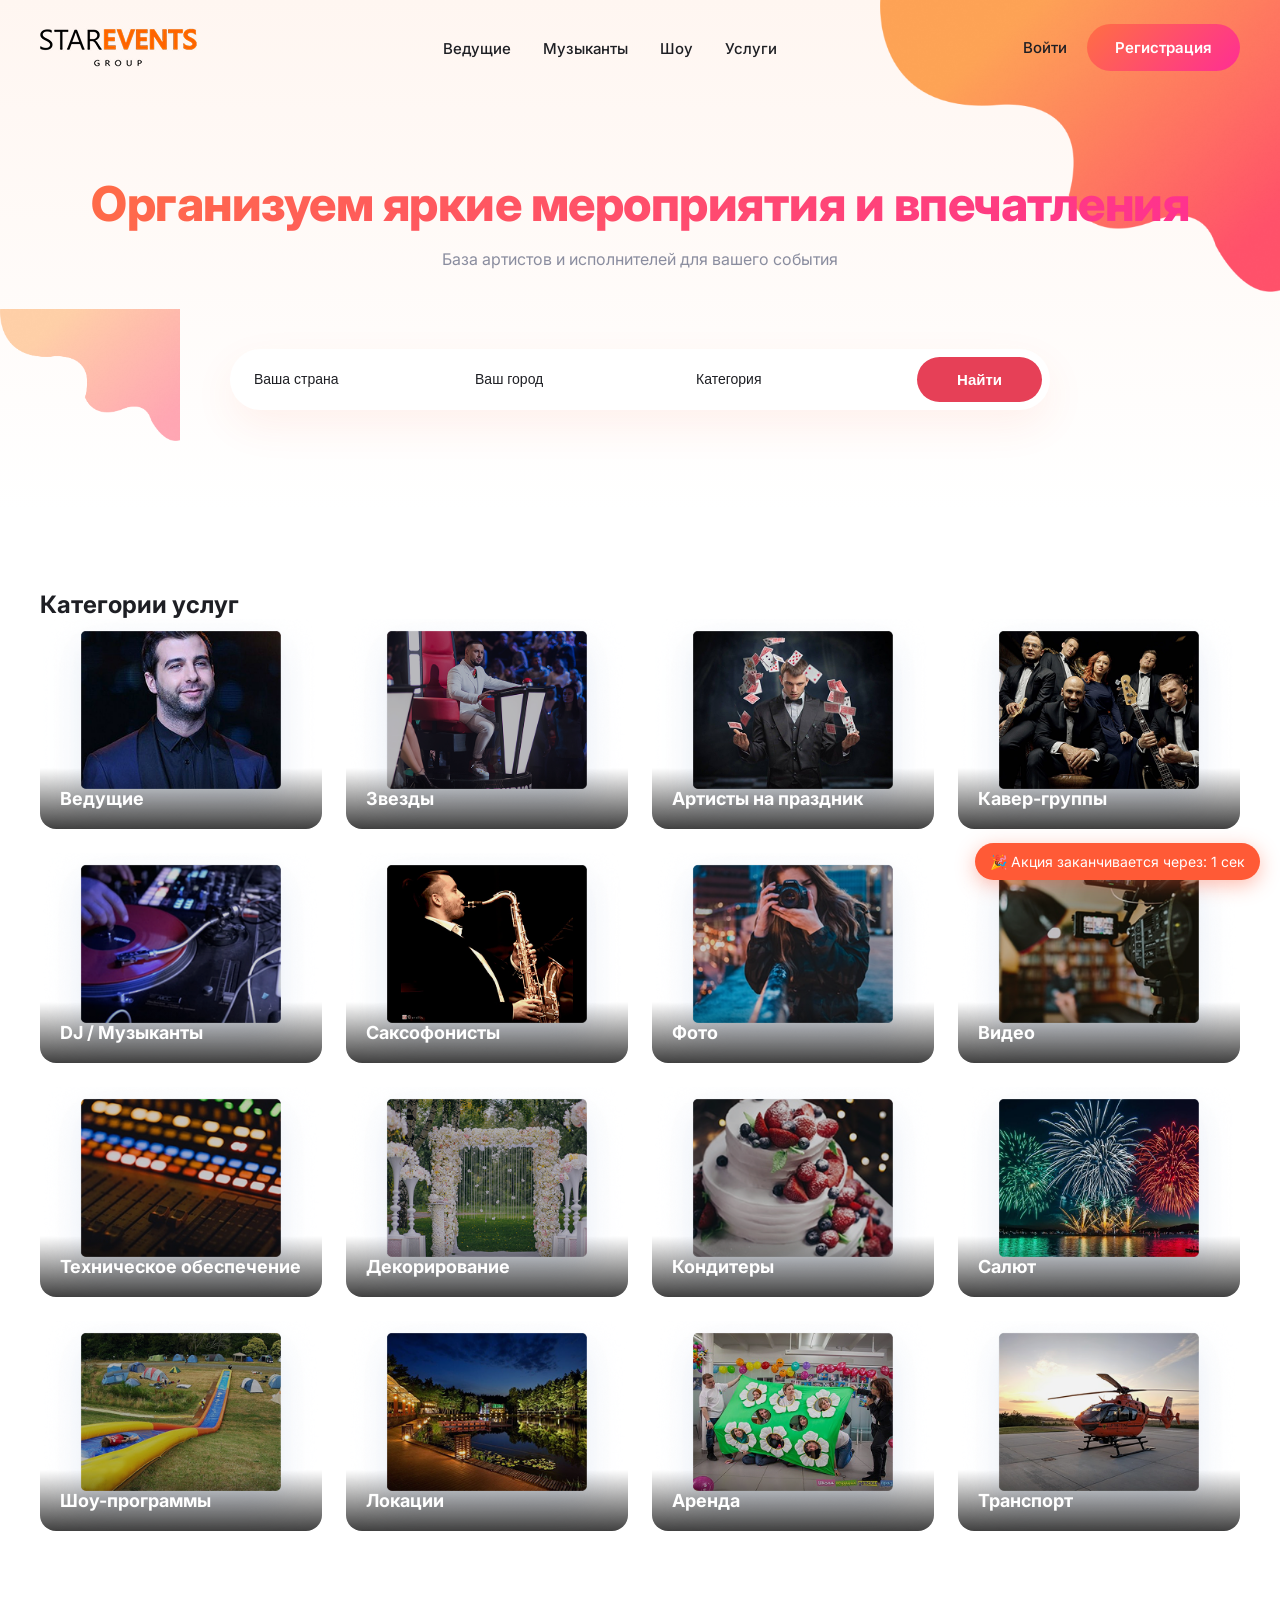
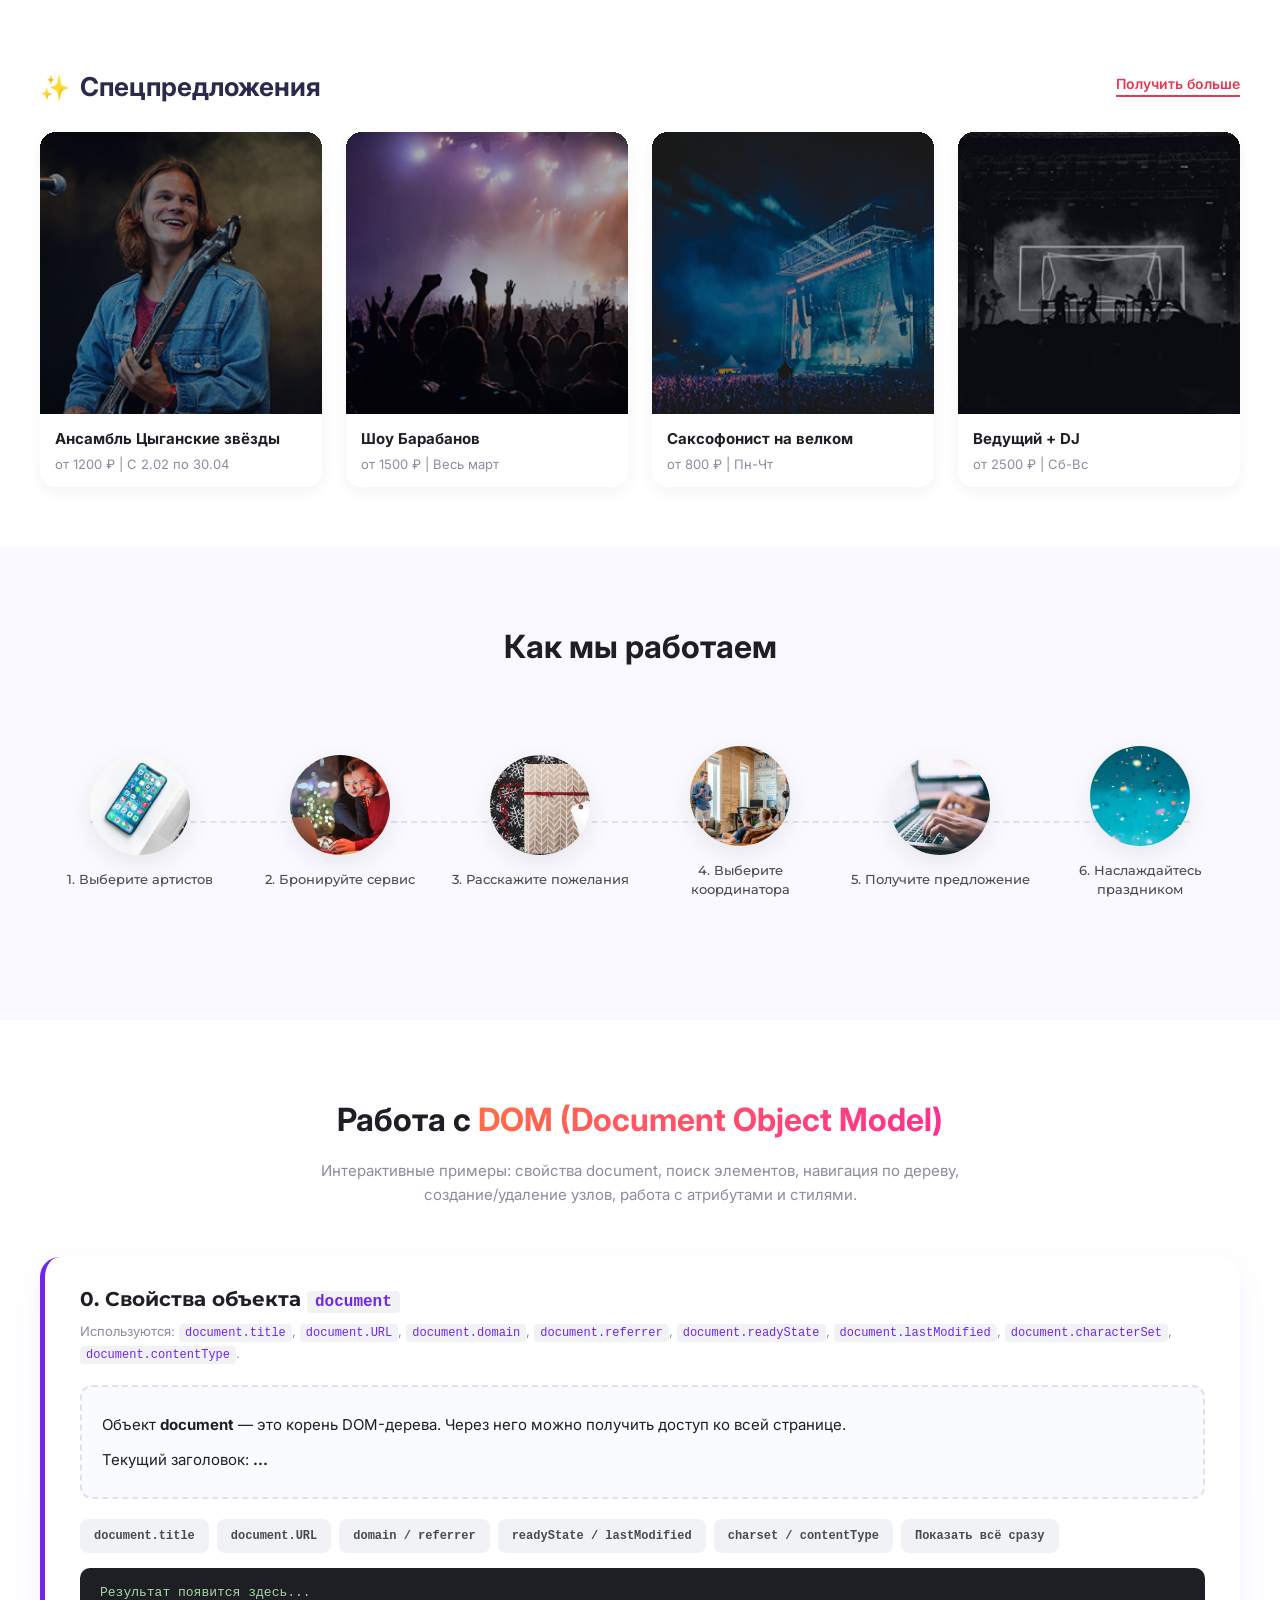
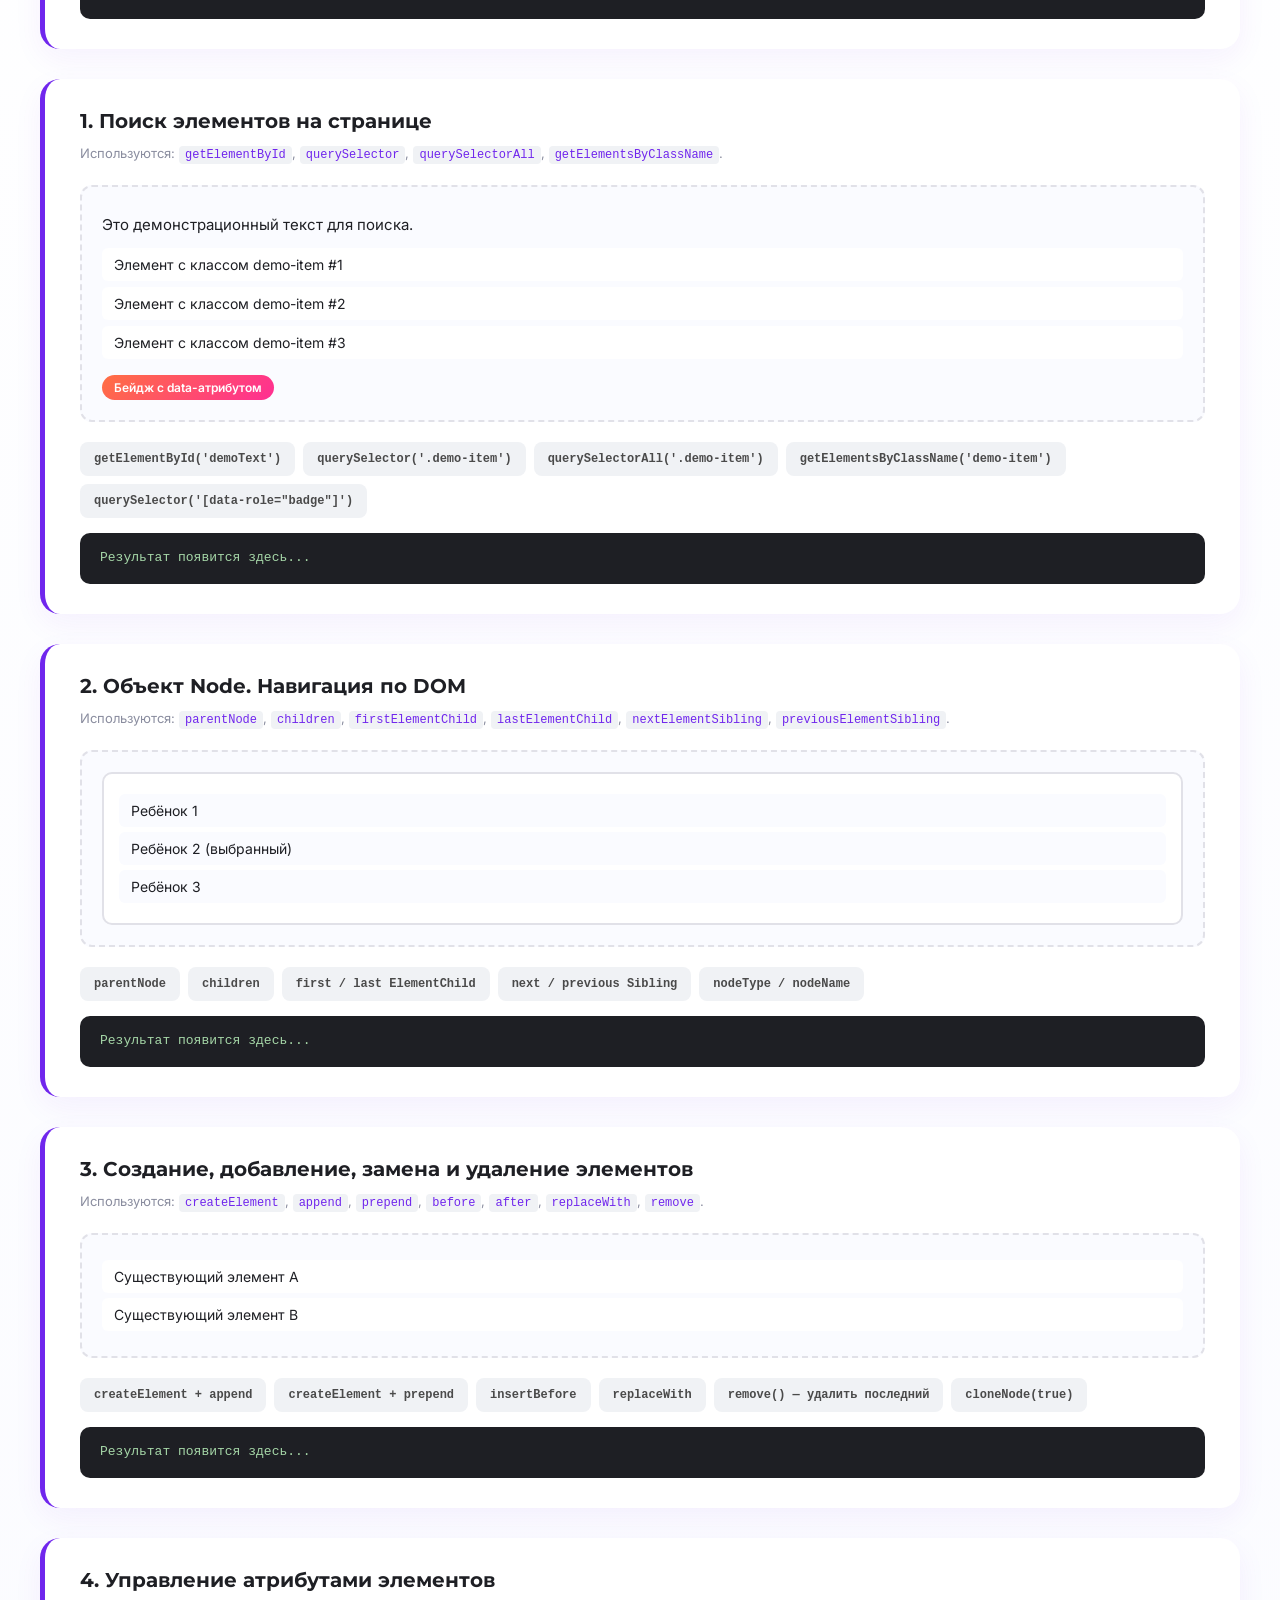
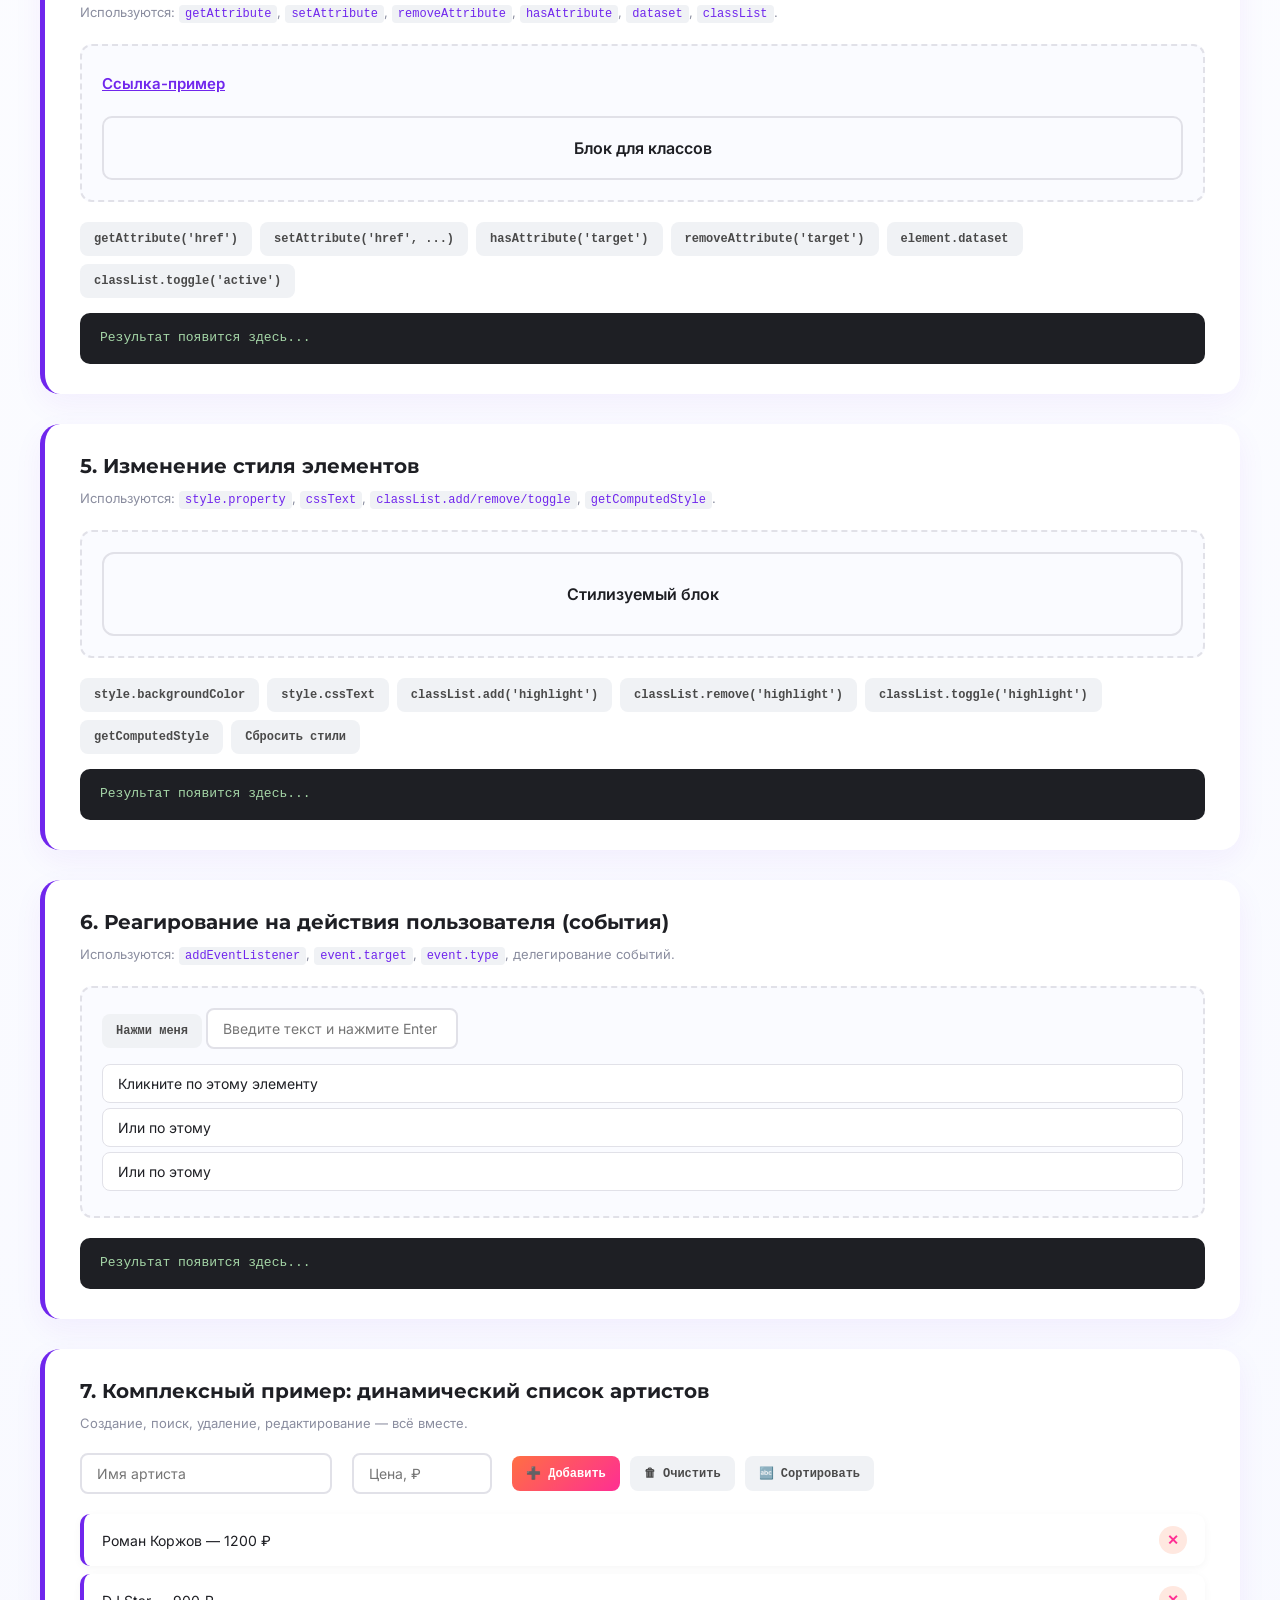
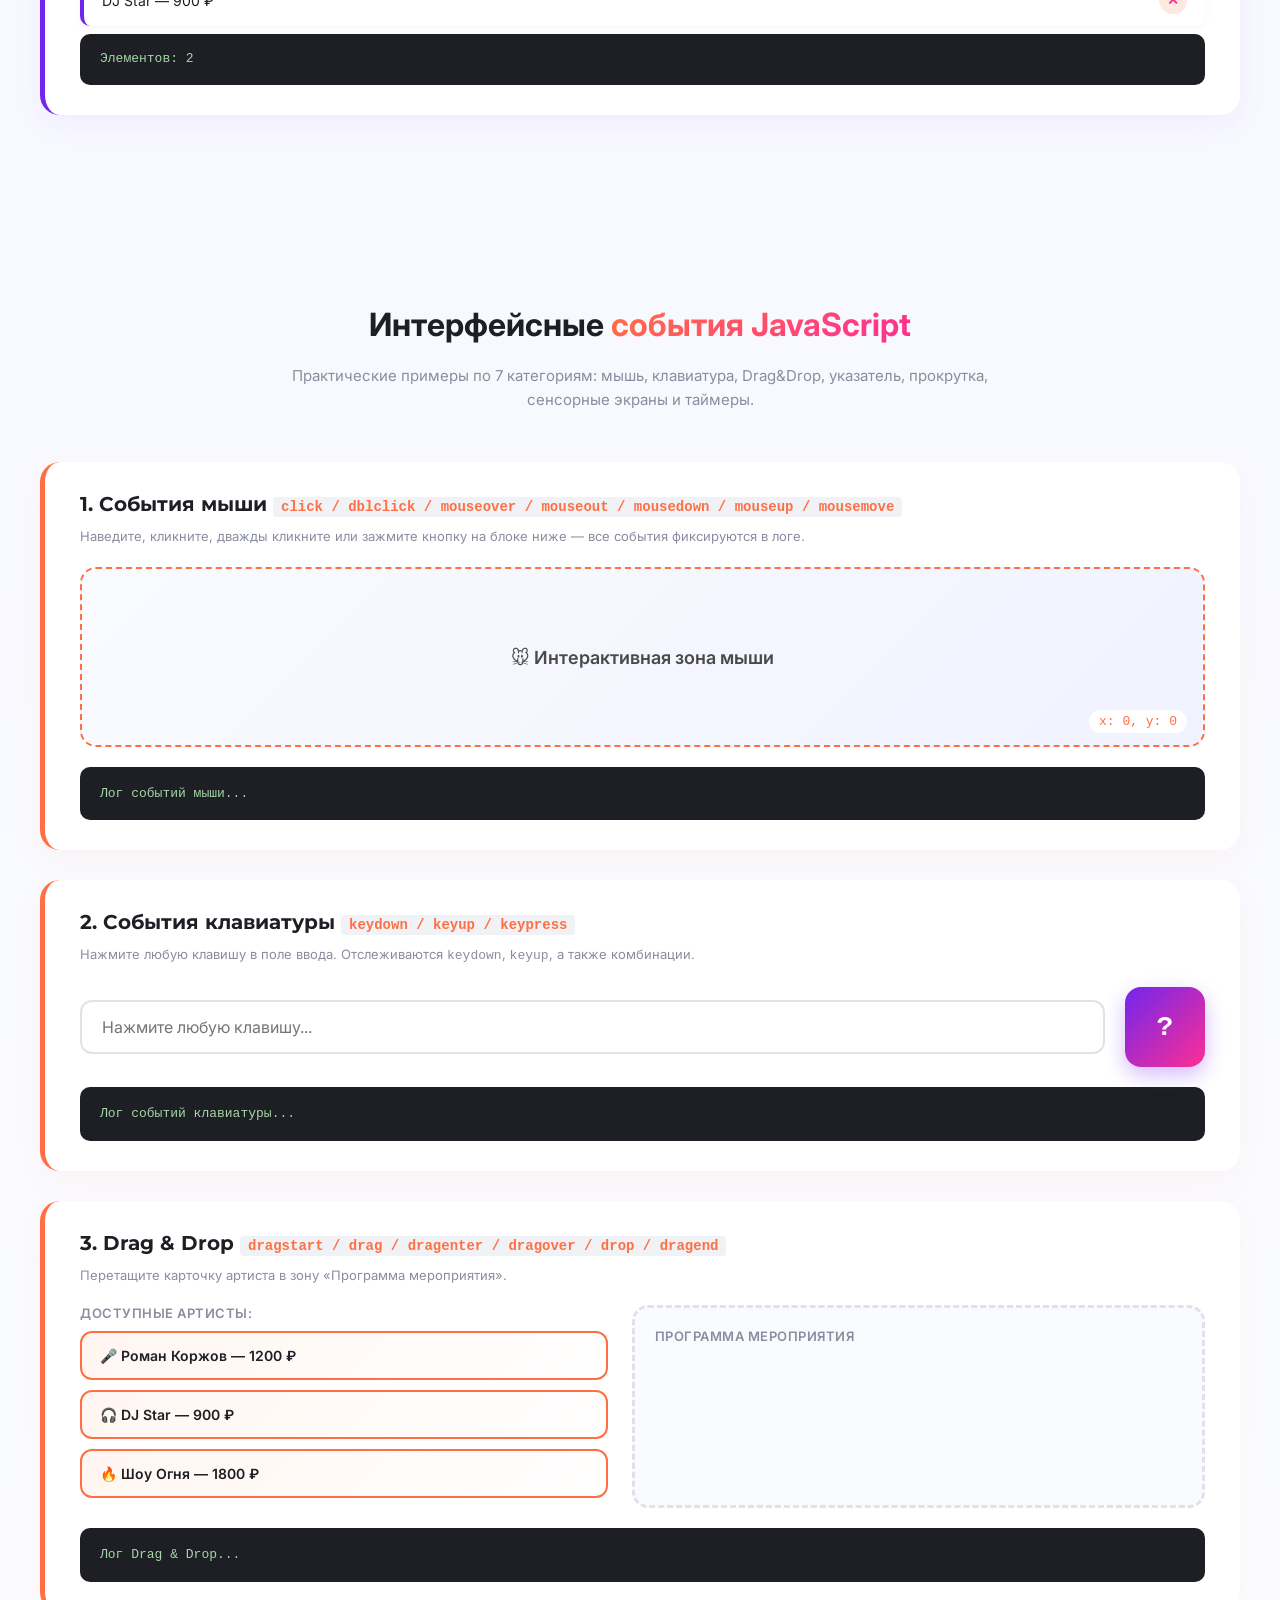
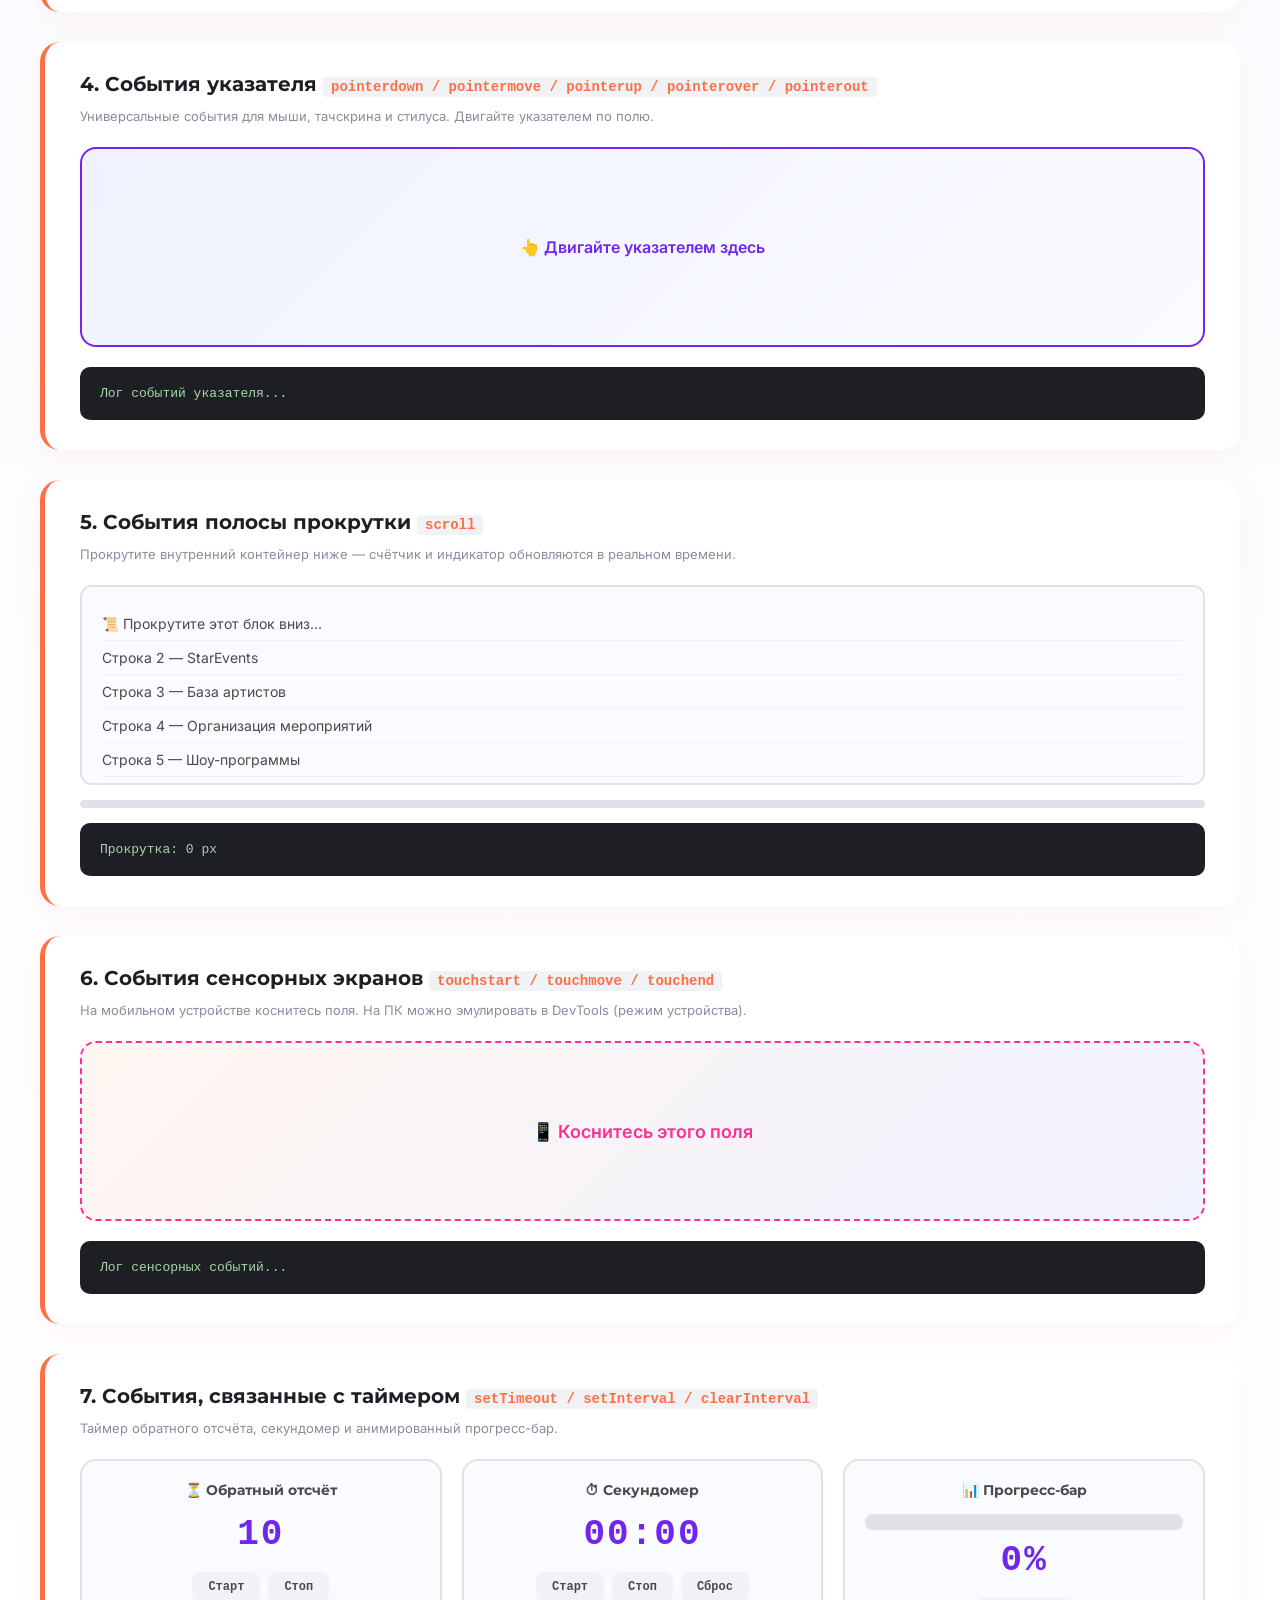
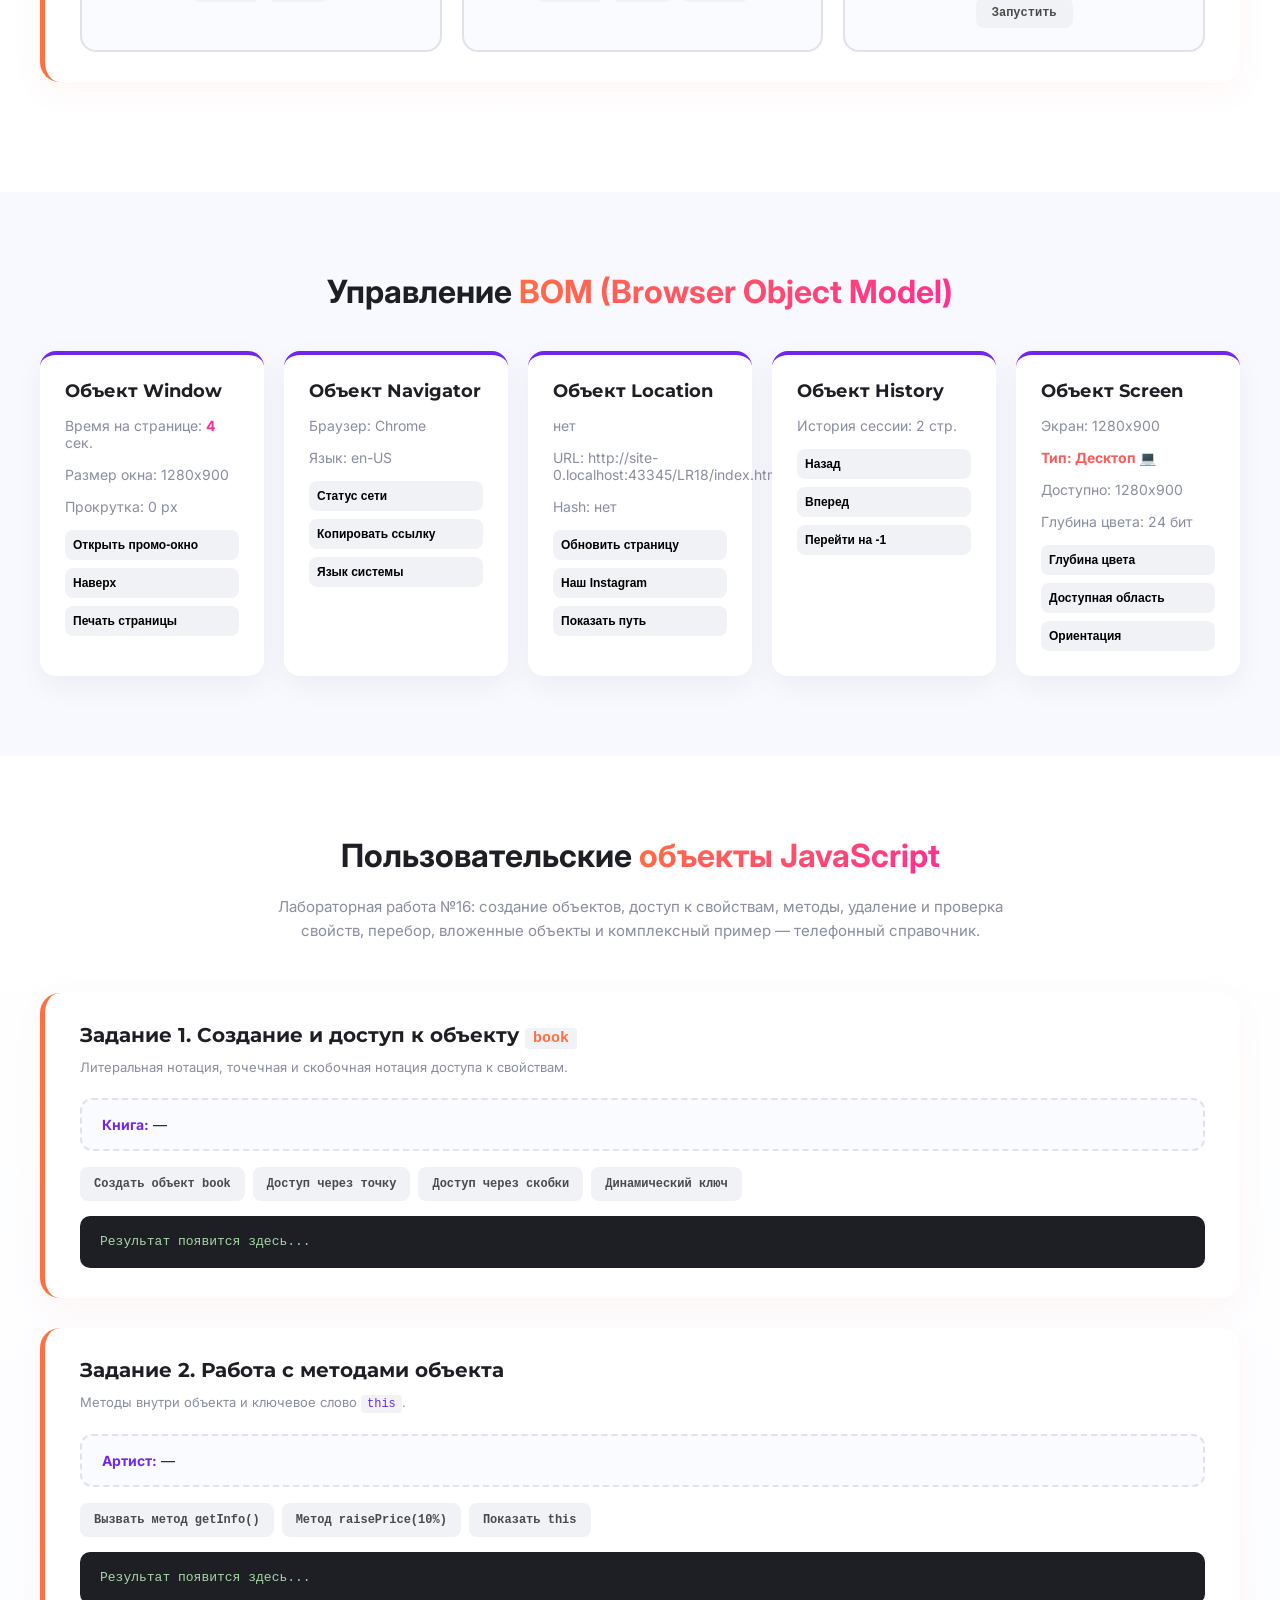
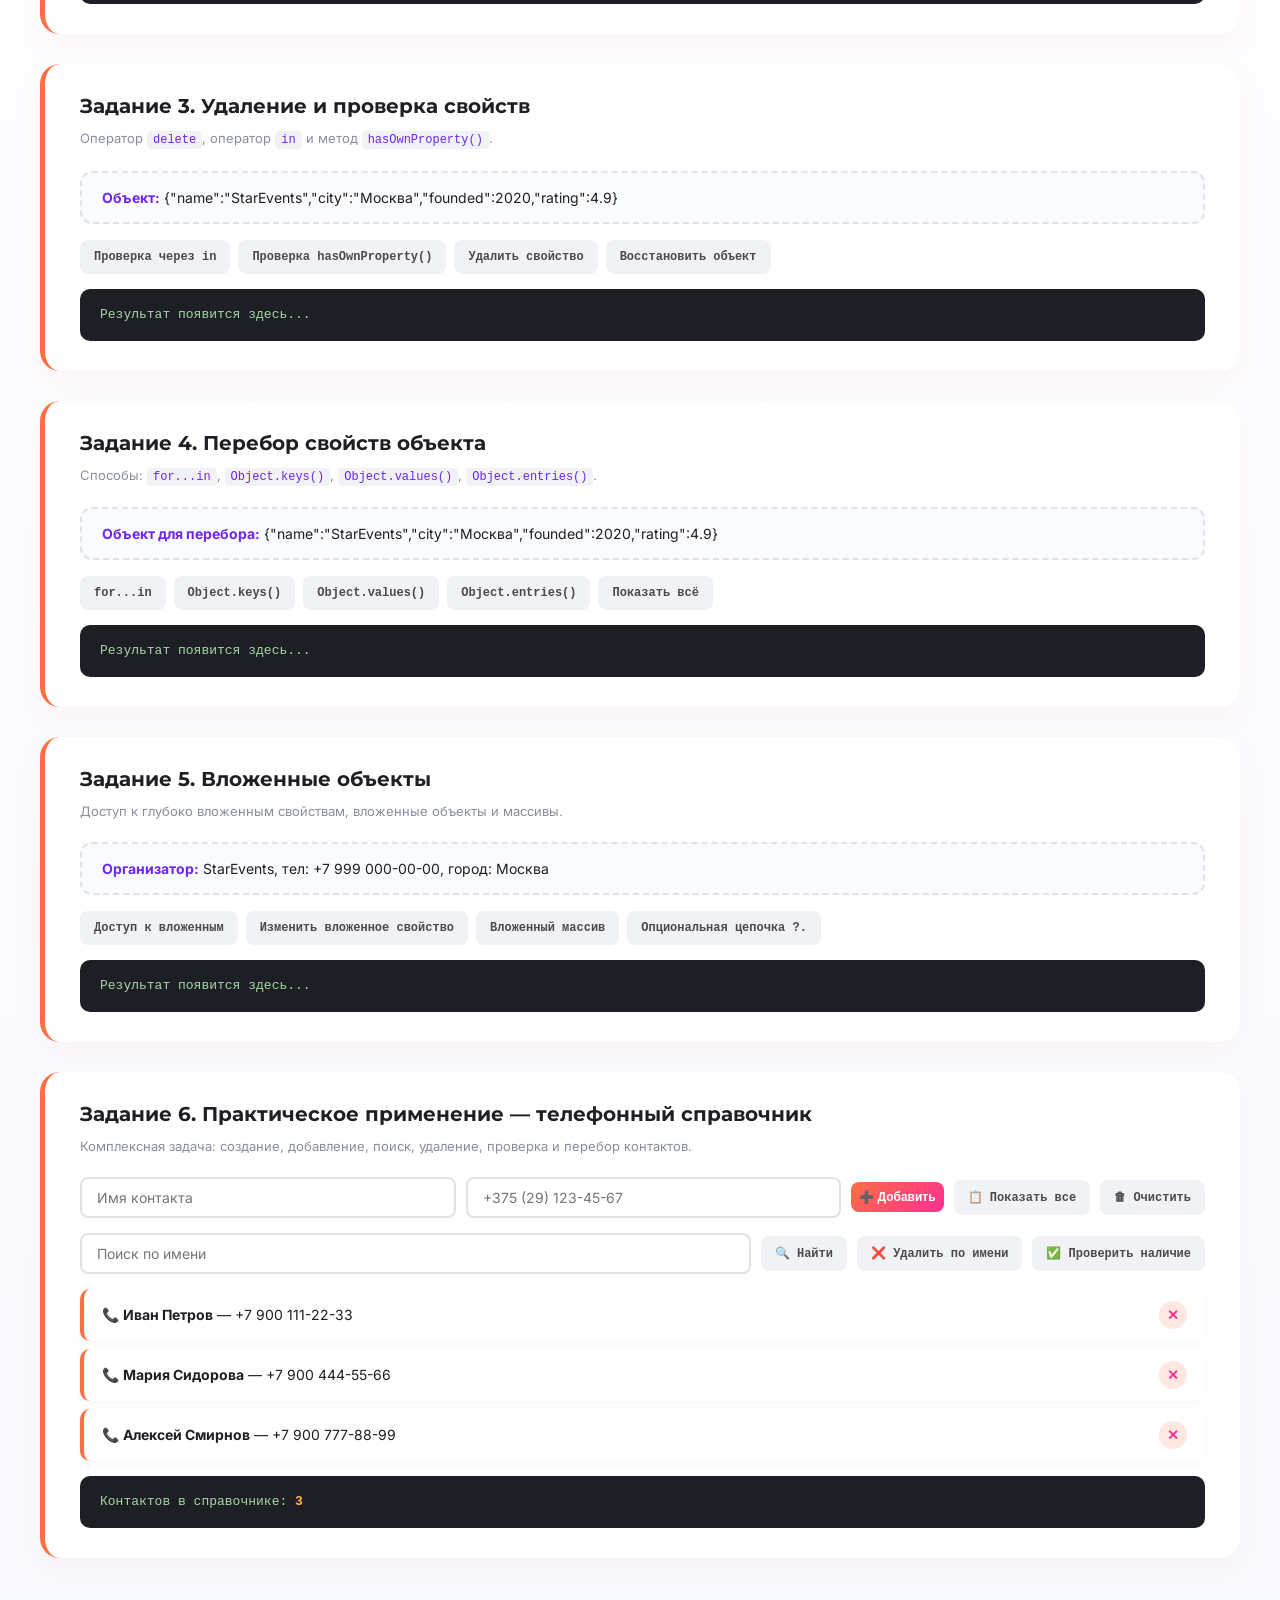
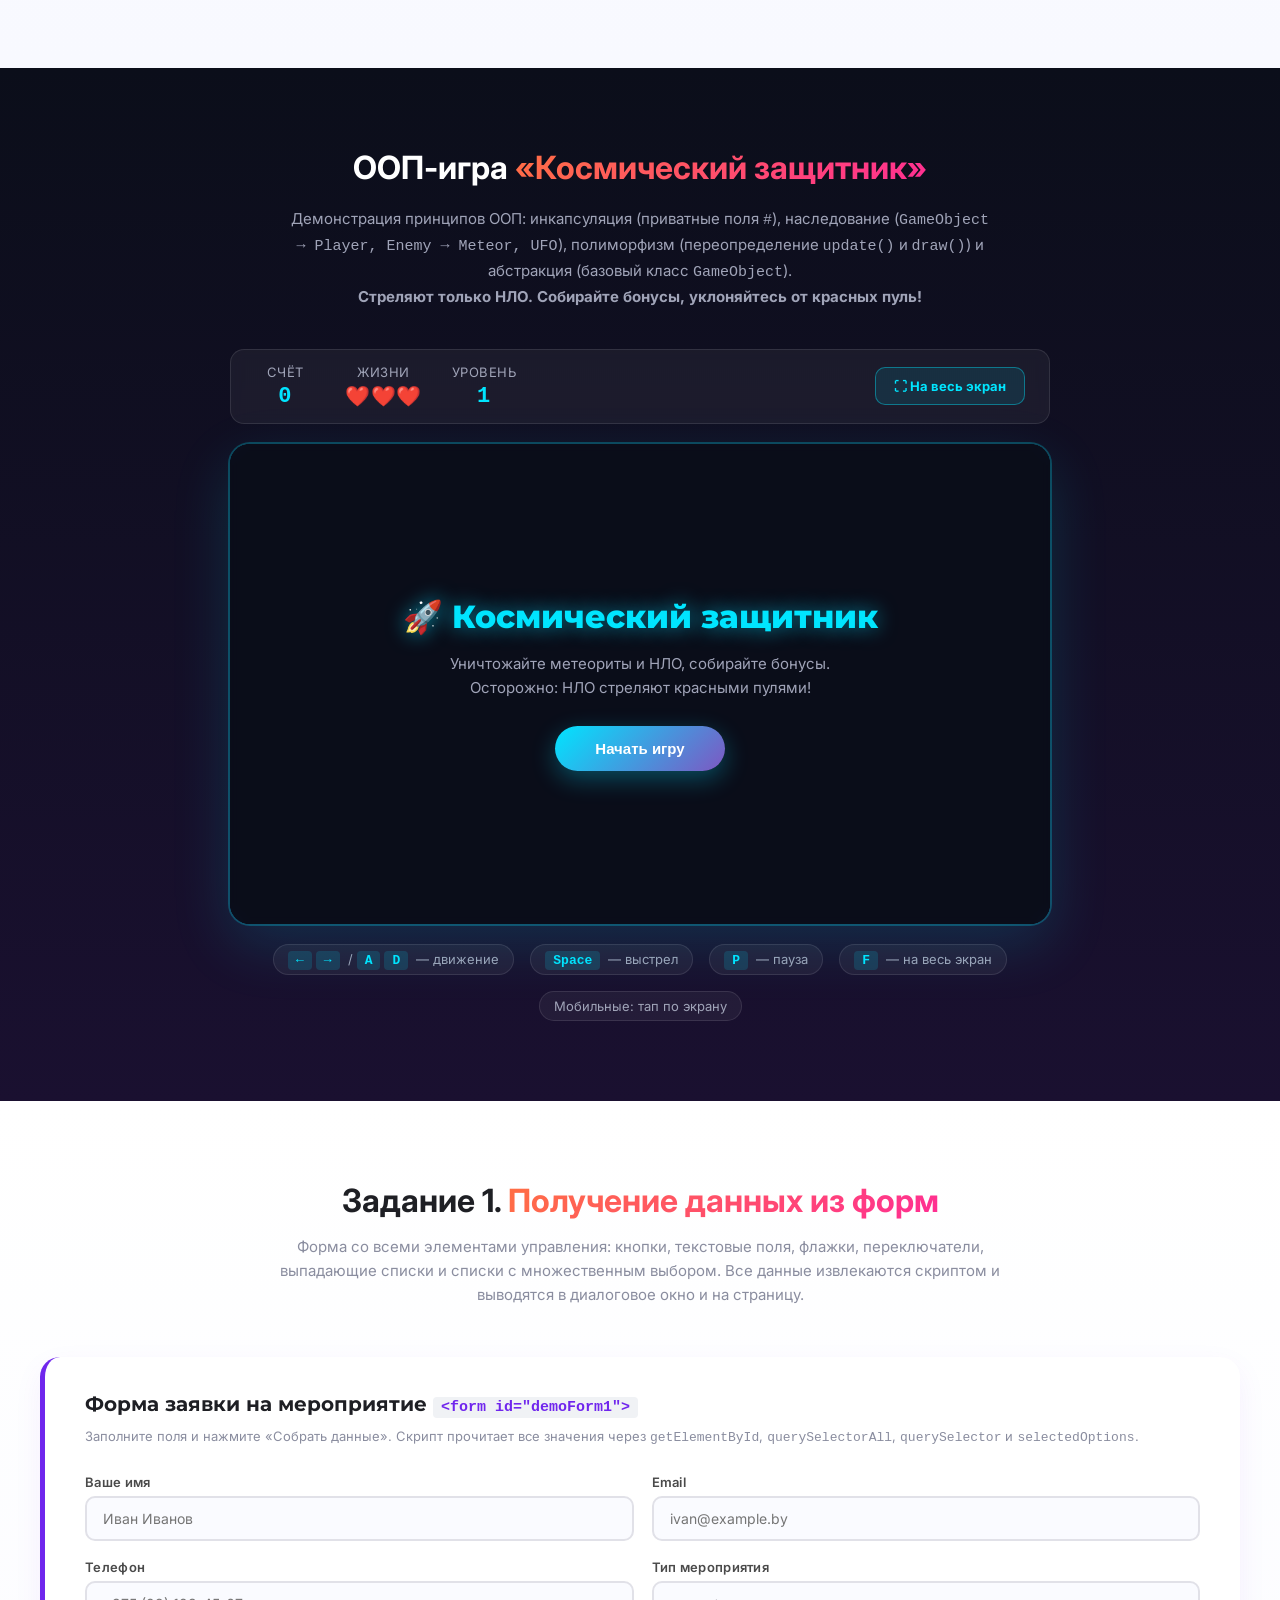
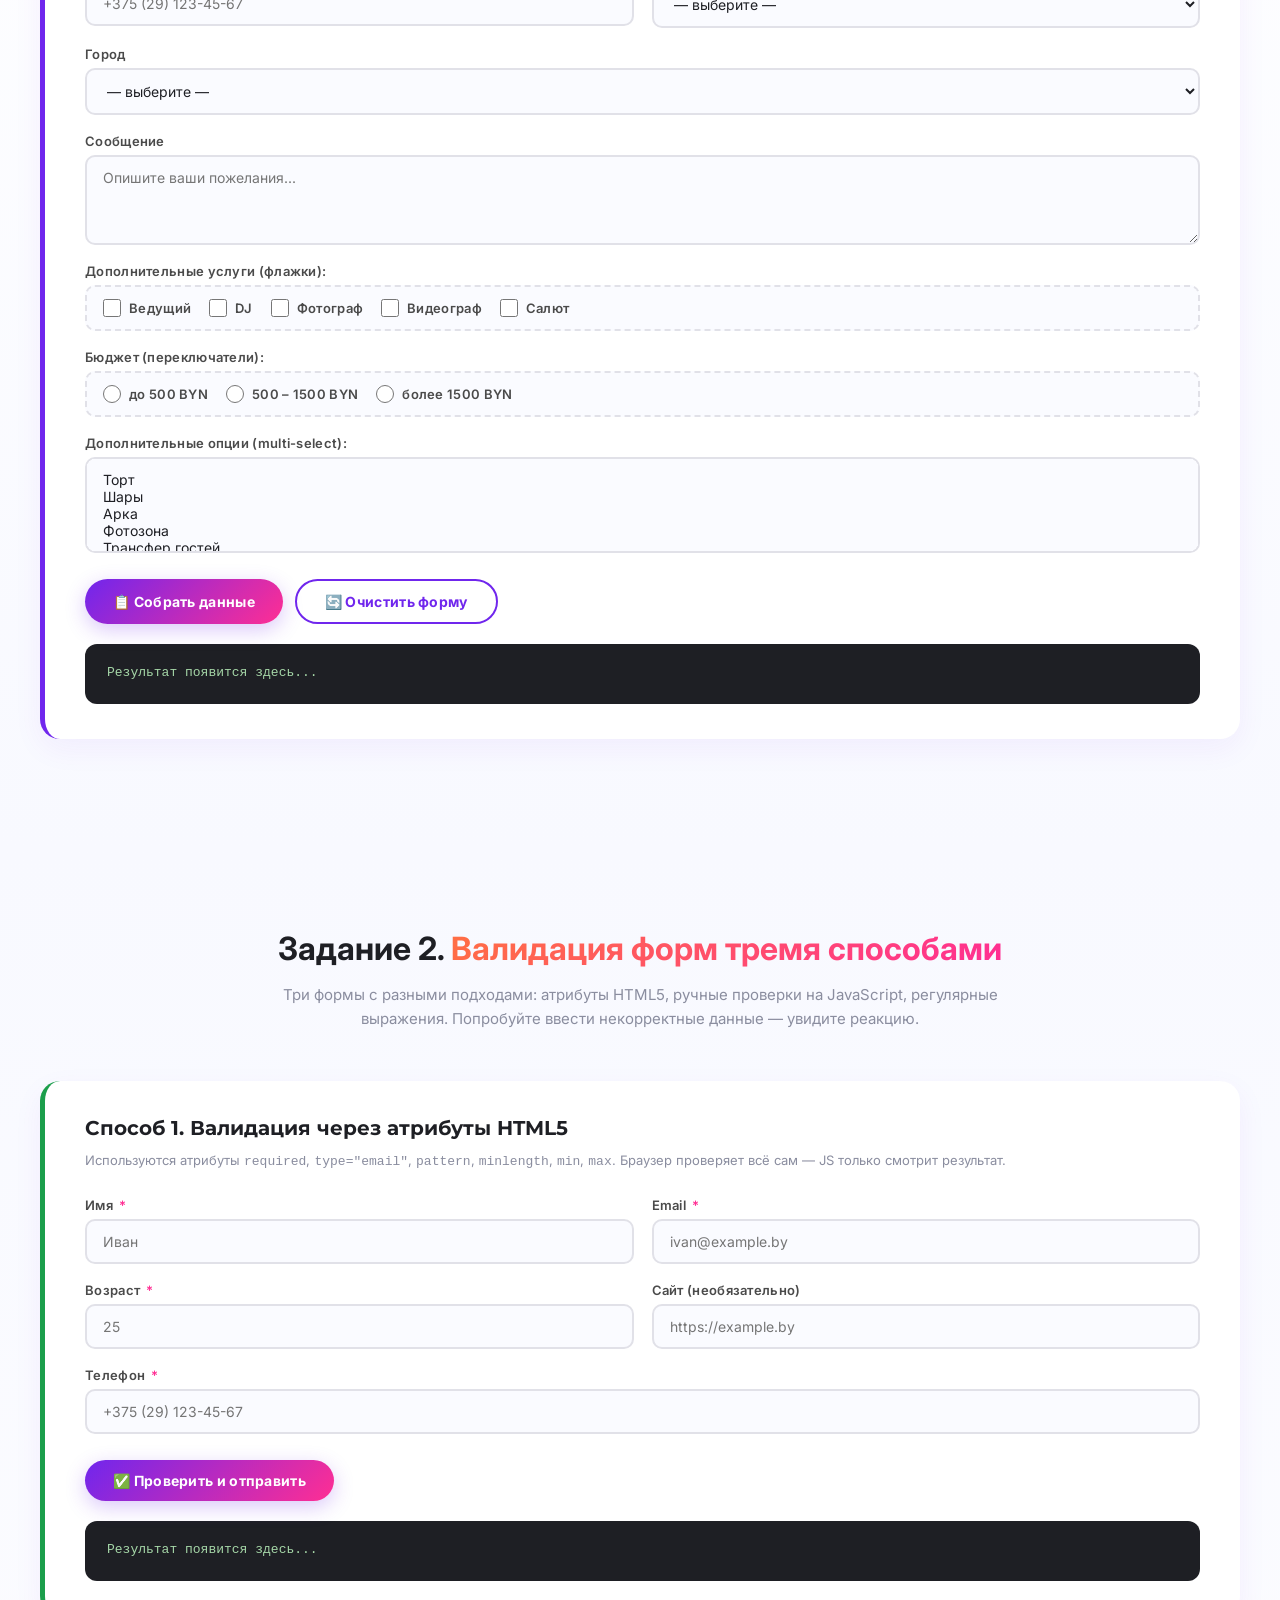
<file: LR18/index.html>
<!DOCTYPE html>
<html lang="ru">
<head>
    <meta charset="UTF-8">
    <meta name="viewport" content="width=device-width, initial-scale=1.0, user-scalable=yes">
    <meta name="author" content="StarEvents Team">
    <meta name="keywords" content="организация мероприятий, артисты, шоу, ведущие, праздник, StarEvents">
    <meta name="description" content="StarEvents — база артистов и исполнителей для вашего события. Организуем яркие мероприятия и впечатления.">
    <title>StarEvents — Организуем яркие мероприятия и впечатления</title>
    <link rel="icon" type="image/png" href="Image/favicon.png">
    <link rel="stylesheet" href="CSS/style.css">
    <link rel="stylesheet" href="CSS/game.css">
    <link rel="stylesheet" href="CSS/forms.css">
    <link href="https://fonts.googleapis.com/css2?family=Inter:wght@400;500;600;700;800&family=Montserrat:wght@400;500;600;700&display=swap" rel="stylesheet">
    <script src="js/game.js" defer></script>
    <script src="js/scripts.js" defer></script>
    <script src="js/forms.js" defer></script>
</head>
<body>

    <!-- ШАПКА И ГЛАВНЫЙ ЭКРАН -->
    <header class="header">
        <div class="container">
            <nav class="navbar">
                <div class="logo">
                    <img src="Image/logo.png" alt="Star Booking - Главная страница">
                </div>
                <div class="hamburger">
                    <span></span>
                    <span></span>
                    <span></span>
                </div>
                <ul class="nav-links">
                    <li><a href="#" onclick="handleCategoryClick('Ведущие'); return false;">Ведущие</a></li>
                    <li><a href="#" onclick="handleCategoryClick('Музыканты'); return false;">Музыканты</a></li>
                    <li><a href="#" onclick="handleCategoryClick('Шоу'); return false;">Шоу</a></li>
                    <li><a href="#" onclick="handleCategoryClick('Услуги'); return false;">Услуги</a></li>
                </ul>
                <div class="nav-auth">
                    <a href="#" class="btn-login" onclick="showLoginDialog(); return false;">Войти</a>
                    <a href="#" class="btn btn-primary" onclick="showRegisterDialog(); return false;">Регистрация</a>
                </div>
            </nav>
            
            <div class="hero">
                <h1>Организуем яркие мероприятия и впечатления</h1>
                <p>База артистов и исполнителей для вашего события</p>
                
                <div class="search-filter">
                    <div class="filter-item">
                        <select class="filter-select" id="countrySelect" aria-label="Выбор страны">
                            <option value="">Ваша страна</option>
                            <option value="Беларусь">Беларусь</option>
                            <option value="Россия">Россия</option>
                            <option value="Казахстан">Казахстан</option>
                        </select>
                    </div>
                    <div class="filter-item">
                        <select class="filter-select" id="citySelect" aria-label="Выбор города">
                            <option value="">Ваш город</option>
                            <option value="Минск">Минск</option>
                            <option value="Гомель">Гомель</option>
                            <option value="Брест">Брест</option>
                            <option value="Витебск">Витебск</option>
                        </select>
                    </div>
                    <div class="filter-item">
                        <select class="filter-select" id="categorySelect" aria-label="Выбор категории">
                            <option value="">Категория</option>
                            <option value="Ведущие">Ведущие</option>
                            <option value="Музыканты">Музыканты</option>
                            <option value="Шоу">Шоу</option>
                        </select>
                    </div>
                    <button class="btn-submit" onclick="performSearch()">Найти</button>
                </div>
            </div>
        </div>
    </header>

    <!-- СЕКЦИЯ: КАТЕГОРИИ -->
    <section class="categories" aria-label="Категории услуг">
        <div class="container">
            <h2 class="visually-hidden">Категории услуг</h2>
            <div class="grid-4-columns" id="categoriesGrid"></div>
        </div>
    </section>

    <!-- СЕКЦИЯ: СПЕЦПРЕДЛОЖЕНИЯ -->
    <section class="offers section-padding">
        <div class="container">
            <div class="section-header">
                <h2>Спецпредложения</h2>
                <a href="#" class="link-all" onclick="showAllOffers(); return false;">Получить больше</a>
            </div>
            <div class="grid-container grid-4-columns" id="offersGrid"></div>
        </div>
    </section>

    <!-- СЕКЦИЯ: КАК МЫ РАБОТАЕМ -->
    <section class="how-we-work">
        <div class="container">
            <h2 class="section-title">Как мы работаем</h2>
            <div class="steps-container" id="stepsContainer"></div>
        </div>
    </section>

    <!-- ============================================================ -->
    <!-- DOM DASHBOARD (ЛАБОРАТОРНАЯ РАБОТА)                          -->
    <!-- ============================================================ -->
    <section class="dom-section" id="dom-section">
        <div class="container">
            <h2 class="section-title">Работа с <span>DOM (Document Object Model)</span></h2>
            <p class="section-subtitle">Интерактивные примеры: свойства document, поиск элементов, навигация по дереву, создание/удаление узлов, работа с атрибутами и стилями.</p>

            <div class="dom-block">
                <h3 class="dom-block-title">0. Свойства объекта <code>document</code></h3>
                <p class="dom-hint">Используются: <code>document.title</code>, <code>document.URL</code>, <code>document.domain</code>, <code>document.referrer</code>, <code>document.readyState</code>, <code>document.lastModified</code>, <code>document.characterSet</code>, <code>document.contentType</code>.</p>

                <div class="dom-demo-area" id="documentDemoArea">
                    <p class="demo-text">Объект <b>document</b> — это корень DOM-дерева. Через него можно получить доступ ко всей странице.</p>
                    <p class="demo-text">Текущий заголовок: <b id="docTitleDisplay">...</b></p>
                </div>

                <div class="dom-buttons">
                    <button class="btn-mini dom-btn" onclick="demoDocumentTitle()">document.title</button>
                    <button class="btn-mini dom-btn" onclick="demoDocumentURL()">document.URL</button>
                    <button class="btn-mini dom-btn" onclick="demoDocumentInfo()">domain / referrer</button>
                    <button class="btn-mini dom-btn" onclick="demoDocumentReady()">readyState / lastModified</button>
                    <button class="btn-mini dom-btn" onclick="demoDocumentCharset()">charset / contentType</button>
                    <button class="btn-mini dom-btn" onclick="demoDocumentAll()">Показать всё сразу</button>
                </div>

                <div class="dom-result" id="documentResult">Результат появится здесь...</div>
            </div>

            <div class="dom-block">
                <h3 class="dom-block-title">1. Поиск элементов на странице</h3>
                <p class="dom-hint">Используются: <code>getElementById</code>, <code>querySelector</code>, <code>querySelectorAll</code>, <code>getElementsByClassName</code>.</p>

                <div class="dom-demo-area" id="searchDemoArea">
                    <p class="demo-text" id="demoText">Это демонстрационный текст для поиска.</p>
                    <p class="demo-item">Элемент с классом demo-item #1</p>
                    <p class="demo-item">Элемент с классом demo-item #2</p>
                    <p class="demo-item">Элемент с классом demo-item #3</p>
                    <span data-role="badge">Бейдж с data-атрибутом</span>
                </div>

                <div class="dom-buttons">
                    <button class="btn-mini dom-btn" onclick="demoGetElementById()">getElementById('demoText')</button>
                    <button class="btn-mini dom-btn" onclick="demoQuerySelector()">querySelector('.demo-item')</button>
                    <button class="btn-mini dom-btn" onclick="demoQuerySelectorAll()">querySelectorAll('.demo-item')</button>
                    <button class="btn-mini dom-btn" onclick="demoGetElementsByClassName()">getElementsByClassName('demo-item')</button>
                    <button class="btn-mini dom-btn" onclick="demoQueryByDataAttr()">querySelector('[data-role="badge"]')</button>
                </div>

                <div class="dom-result" id="searchResult">Результат появится здесь...</div>
            </div>

            <div class="dom-block">
                <h3 class="dom-block-title">2. Объект Node. Навигация по DOM</h3>
                <p class="dom-hint">Используются: <code>parentNode</code>, <code>children</code>, <code>firstElementChild</code>, <code>lastElementChild</code>, <code>nextElementSibling</code>, <code>previousElementSibling</code>.</p>

                <div class="dom-demo-area" id="navDemoArea">
                    <div class="nav-parent" id="navParent">
                        <p class="nav-child" id="navChild1">Ребёнок 1</p>
                        <p class="nav-child" id="navChild2">Ребёнок 2 (выбранный)</p>
                        <p class="nav-child" id="navChild3">Ребёнок 3</p>
                    </div>
                </div>

                <div class="dom-buttons">
                    <button class="btn-mini dom-btn" onclick="demoParent()">parentNode</button>
                    <button class="btn-mini dom-btn" onclick="demoChildren()">children</button>
                    <button class="btn-mini dom-btn" onclick="demoFirstLast()">first / last ElementChild</button>
                    <button class="btn-mini dom-btn" onclick="demoSiblings()">next / previous Sibling</button>
                    <button class="btn-mini dom-btn" onclick="demoNodeType()">nodeType / nodeName</button>
                </div>

                <div class="dom-result" id="navResult">Результат появится здесь...</div>
            </div>

            <div class="dom-block">
                <h3 class="dom-block-title">3. Создание, добавление, замена и удаление элементов</h3>
                <p class="dom-hint">Используются: <code>createElement</code>, <code>append</code>, <code>prepend</code>, <code>before</code>, <code>after</code>, <code>replaceWith</code>, <code>remove</code>.</p>

                <div class="dom-demo-area" id="createDemoArea">
                    <p class="create-item">Существующий элемент A</p>
                    <p class="create-item">Существующий элемент B</p>
                </div>

                <div class="dom-buttons">
                    <button class="btn-mini dom-btn" onclick="demoCreateAppend()">createElement + append</button>
                    <button class="btn-mini dom-btn" onclick="demoCreatePrepend()">createElement + prepend</button>
                    <button class="btn-mini dom-btn" onclick="demoInsertBefore()">insertBefore</button>
                    <button class="btn-mini dom-btn" onclick="demoReplaceElement()">replaceWith</button>
                    <button class="btn-mini dom-btn" onclick="demoRemoveLast()">remove() — удалить последний</button>
                    <button class="btn-mini dom-btn" onclick="demoCloneElement()">cloneNode(true)</button>
                </div>

                <div class="dom-result" id="createResult">Результат появится здесь...</div>
            </div>

            <div class="dom-block">
                <h3 class="dom-block-title">4. Управление атрибутами элементов</h3>
                <p class="dom-hint">Используются: <code>getAttribute</code>, <code>setAttribute</code>, <code>removeAttribute</code>, <code>hasAttribute</code>, <code>dataset</code>, <code>classList</code>.</p>

                <div class="dom-demo-area" id="attrDemoArea">
                    <a href="https://example.com" 
                       id="attrLink" 
                       class="attr-link" 
                       target="_blank" 
                       data-category="promo"
                       data-priority="high">Ссылка-пример</a>
                    <div id="attrBox" class="attr-box">Блок для классов</div>
                </div>

                <div class="dom-buttons">
                    <button class="btn-mini dom-btn" onclick="demoGetAttribute()">getAttribute('href')</button>
                    <button class="btn-mini dom-btn" onclick="demoSetAttribute()">setAttribute('href', ...)</button>
                    <button class="btn-mini dom-btn" onclick="demoHasAttribute()">hasAttribute('target')</button>
                    <button class="btn-mini dom-btn" onclick="demoRemoveAttribute()">removeAttribute('target')</button>
                    <button class="btn-mini dom-btn" onclick="demoDataset()">element.dataset</button>
                    <button class="btn-mini dom-btn" onclick="demoClassList()">classList.toggle('active')</button>
                </div>

                <div class="dom-result" id="attrResult">Результат появится здесь...</div>
            </div>

            <div class="dom-block">
                <h3 class="dom-block-title">5. Изменение стиля элементов</h3>
                <p class="dom-hint">Используются: <code>style.property</code>, <code>cssText</code>, <code>classList.add/remove/toggle</code>, <code>getComputedStyle</code>.</p>

                <div class="dom-demo-area">
                    <div id="styleBox" class="style-box">Стилизуемый блок</div>
                </div>

                <div class="dom-buttons">
                    <button class="btn-mini dom-btn" onclick="demoStyleDirect()">style.backgroundColor</button>
                    <button class="btn-mini dom-btn" onclick="demoStyleCssText()">style.cssText</button>
                    <button class="btn-mini dom-btn" onclick="demoAddClass()">classList.add('highlight')</button>
                    <button class="btn-mini dom-btn" onclick="demoRemoveClass()">classList.remove('highlight')</button>
                    <button class="btn-mini dom-btn" onclick="demoToggleClass()">classList.toggle('highlight')</button>
                    <button class="btn-mini dom-btn" onclick="demoGetComputed()">getComputedStyle</button>
                    <button class="btn-mini dom-btn" onclick="demoResetStyle()">Сбросить стили</button>
                </div>

                <div class="dom-result" id="styleResult">Результат появится здесь...</div>
            </div>

            <div class="dom-block">
                <h3 class="dom-block-title">6. Реагирование на действия пользователя (события)</h3>
                <p class="dom-hint">Используются: <code>addEventListener</code>, <code>event.target</code>, <code>event.type</code>, делегирование событий.</p>

                <div class="dom-demo-area">
                    <button class="btn-mini dom-btn" id="eventBtn">Нажми меня</button>
                    <input type="text" id="eventInput" class="dom-input" placeholder="Введите текст и нажмите Enter">
                    <div id="eventList" class="event-list">
                        <p class="event-item">Кликните по этому элементу</p>
                        <p class="event-item">Или по этому</p>
                        <p class="event-item">Или по этому</p>
                    </div>
                </div>

                <div class="dom-result" id="eventResult">Результат появится здесь...</div>
            </div>

            <div class="dom-block">
                <h3 class="dom-block-title">7. Комплексный пример: динамический список артистов</h3>
                <p class="dom-hint">Создание, поиск, удаление, редактирование — всё вместе.</p>

                <div class="dom-toolbar">
                    <input type="text" id="newArtistName" class="dom-input" placeholder="Имя артиста">
                    <input type="number" id="newArtistPrice" class="dom-input" placeholder="Цена, ₽" style="max-width:140px;">
                    <button class="btn-mini dom-btn dom-btn-accent" onclick="addArtistToList()">➕ Добавить</button>
                    <button class="btn-mini dom-btn" onclick="clearArtistList()">🗑 Очистить</button>
                    <button class="btn-mini dom-btn" onclick="sortArtistList()">🔤 Сортировать</button>
                </div>

                <ul id="dynamicArtistList" class="dynamic-list">
                    <li class="dynamic-item">Роман Коржов — 1200 ₽ <button class="li-remove" onclick="removeListItem(this)">✕</button></li>
                    <li class="dynamic-item">DJ Star — 900 ₽ <button class="li-remove" onclick="removeListItem(this)">✕</button></li>
                </ul>

                <div class="dom-result" id="complexResult">Элементов: 2</div>
            </div>

        </div>
    </section>

    <!-- ============================================================ -->
    <!-- СЕКЦИЯ: ИНТЕРФЕЙСНЫЕ СОБЫТИЯ                                  -->
    <!-- ============================================================ -->
    <section class="events-section" id="events-section">
        <div class="container">
            <h2 class="section-title">Интерфейсные <span>события JavaScript</span></h2>
            <p class="section-subtitle">Практические примеры по 7 категориям: мышь, клавиатура, Drag&Drop, указатель, прокрутка, сенсорные экраны и таймеры.</p>

            <div class="events-block">
                <h3 class="events-block-title">1. События мыши <code>click / dblclick / mouseover / mouseout / mousedown / mouseup / mousemove</code></h3>
                <p class="events-hint">Наведите, кликните, дважды кликните или зажмите кнопку на блоке ниже — все события фиксируются в логе.</p>

                <div class="mouse-zone" id="mouseZone">
                    <span class="mouse-zone-text">🐭 Интерактивная зона мыши</span>
                    <span class="mouse-coords" id="mouseCoords">x: 0, y: 0</span>
                </div>

                <div class="events-log" id="mouseLog">Лог событий мыши...</div>
            </div>

            <div class="events-block">
                <h3 class="events-block-title">2. События клавиатуры <code>keydown / keyup / keypress</code></h3>
                <p class="events-hint">Нажмите любую клавишу в поле ввода. Отслеживаются <code>keydown</code>, <code>keyup</code>, а также комбинации.</p>

                <div class="keyboard-demo">
                    <input type="text" id="keyboardInput" class="events-input" placeholder="Нажмите любую клавишу...">
                    <div class="key-visual" id="keyVisual">?</div>
                </div>

                <div class="events-log" id="keyboardLog">Лог событий клавиатуры...</div>
            </div>

            <div class="events-block">
                <h3 class="events-block-title">3. Drag &amp; Drop <code>dragstart / drag / dragenter / dragover / drop / dragend</code></h3>
                <p class="events-hint">Перетащите карточку артиста в зону «Программа мероприятия».</p>

                <div class="drag-container">
                    <div class="drag-source">
                        <p class="drag-label">Доступные артисты:</p>
                        <div class="drag-card" draggable="true" data-artist="Роман Коржов" data-price="1200">🎤 Роман Коржов — 1200 ₽</div>
                        <div class="drag-card" draggable="true" data-artist="DJ Star" data-price="900">🎧 DJ Star — 900 ₽</div>
                        <div class="drag-card" draggable="true" data-artist="Шоу Огня" data-price="1800">🔥 Шоу Огня — 1800 ₽</div>
                    </div>

                    <div class="drag-dropzone" id="dropZone">
                        <p class="drop-label">Программа мероприятия</p>
                        <ul class="drop-list" id="dropList"></ul>
                    </div>
                </div>

                <div class="events-log" id="dragLog">Лог Drag &amp; Drop...</div>
            </div>

            <div class="events-block">
                <h3 class="events-block-title">4. События указателя <code>pointerdown / pointermove / pointerup / pointerover / pointerout</code></h3>
                <p class="events-hint">Универсальные события для мыши, тачскрина и стилуса. Двигайте указателем по полю.</p>

                <div class="pointer-zone" id="pointerZone">
                    <span>👆 Двигайте указателем здесь</span>
                    <div class="pointer-dot" id="pointerDot"></div>
                </div>

                <div class="events-log" id="pointerLog">Лог событий указателя...</div>
            </div>

            <div class="events-block">
                <h3 class="events-block-title">5. События полосы прокрутки <code>scroll</code></h3>
                <p class="events-hint">Прокрутите внутренний контейнер ниже — счётчик и индикатор обновляются в реальном времени.</p>

                <div class="scroll-demo" id="scrollDemo">
                    <div class="scroll-content">
                        <p>📜 Прокрутите этот блок вниз...</p>
                        <p>Строка 2 — StarEvents</p>
                        <p>Строка 3 — База артистов</p>
                        <p>Строка 4 — Организация мероприятий</p>
                        <p>Строка 5 — Шоу-программы</p>
                        <p>Строка 6 — Кавер-группы</p>
                        <p>Строка 7 — Ведущие</p>
                        <p>Строка 8 — DJ и музыканты</p>
                        <p>Строка 9 — Саксофонисты</p>
                        <p>Строка 10 — Фото и видео</p>
                        <p>Строка 11 — Декорирование</p>
                        <p>Строка 12 — Кондитеры</p>
                        <p>Строка 13 — Салют</p>
                        <p>Строка 14 — Локации</p>
                        <p>Строка 15 — Конец 🎉</p>
                    </div>
                </div>

                <div class="scroll-indicator">
                    <div class="scroll-bar" id="scrollBar"></div>
                </div>
                <div class="events-log" id="scrollLog">Прокрутка: 0 px</div>
            </div>

            <div class="events-block">
                <h3 class="events-block-title">6. События сенсорных экранов <code>touchstart / touchmove / touchend</code></h3>
                <p class="events-hint">На мобильном устройстве коснитесь поля. На ПК можно эмулировать в DevTools (режим устройства).</p>

                <div class="touch-zone" id="touchZone">
                    <span>📱 Коснитесь этого поля</span>
                    <div class="touch-ripple" id="touchRipple"></div>
                </div>

                <div class="events-log" id="touchLog">Лог сенсорных событий...</div>
            </div>

            <div class="events-block">
                <h3 class="events-block-title">7. События, связанные с таймером <code>setTimeout / setInterval / clearInterval</code></h3>
                <p class="events-hint">Таймер обратного отсчёта, секундомер и анимированный прогресс-бар.</p>

                <div class="timer-demo">
                    <div class="timer-card">
                        <h4>⏳ Обратный отсчёт</h4>
                        <div class="timer-display" id="countdownDisplay">10</div>
                        <button class="btn-mini dom-btn" onclick="startCountdown()">Старт</button>
                        <button class="btn-mini dom-btn" onclick="stopCountdown()">Стоп</button>
                    </div>

                    <div class="timer-card">
                        <h4>⏱ Секундомер</h4>
                        <div class="timer-display" id="stopwatchDisplay">00:00</div>
                        <button class="btn-mini dom-btn" onclick="startStopwatch()">Старт</button>
                        <button class="btn-mini dom-btn" onclick="stopStopwatch()">Стоп</button>
                        <button class="btn-mini dom-btn" onclick="resetStopwatch()">Сброс</button>
                    </div>

                    <div class="timer-card">
                        <h4>📊 Прогресс-бар</h4>
                        <div class="progress-track">
                            <div class="progress-fill" id="progressFill"></div>
                        </div>
                        <div class="timer-display" id="progressPercent">0%</div>
                        <button class="btn-mini dom-btn" onclick="startProgress()">Запустить</button>
                    </div>
                </div>
            </div>

        </div>
    </section>

    <!-- СЕКЦИЯ: BOM DASHBOARD -->
    <section class="bom-section" id="bom-section">
        <div class="container">
            <h2 class="section-title">Управление <span>BOM (Browser Object Model)</span></h2>
            <div class="bom-grid">
                
                <div class="bom-card">
                    <h3>Объект Window</h3>
                    <p>Время на странице: <span id="page-timer">0</span> сек.</p>
                    <p>Размер окна: <span id="win-size">...</span></p>
                    <p>Прокрутка: <span id="win-scroll">0</span> px</p>
                    <div class="bom-buttons">
                        <button class="btn-mini" onclick="openPromoPopup()">Открыть промо-окно</button>
                        <button class="btn-mini" onclick="scrollToHero()">Наверх</button>
                        <button class="btn-mini" onclick="printPage()">Печать страницы</button>
                    </div>
                </div>

                <div class="bom-card">
                    <h3>Объект Navigator</h3>
                    <p id="browser-info">Браузер: <span id="nav-agent">...</span></p>
                    <p>Язык: <span id="nav-lang">...</span></p>
                    <div class="bom-buttons">
                        <button class="btn-mini" onclick="checkNetworkStatus()">Статус сети</button>
                        <button class="btn-mini" onclick="copyReferralLink()">Копировать ссылку</button>
                        <button class="btn-mini" onclick="showUserLang()">Язык системы</button>
                    </div>
                </div>

                <div class="bom-card">
                    <h3>Объект Location</h3>
                    <p id="url-params">Параметры URL: нет</p>
                    <p>URL: <span id="loc-href">...</span></p>
                    <p>Hash: <span id="loc-hash">нет</span></p>
                    <div class="bom-buttons">
                        <button class="btn-mini" onclick="refreshCurrentPage()">Обновить страницу</button>
                        <button class="btn-mini" onclick="goToSocial()">Наш Instagram</button>
                        <button class="btn-mini" onclick="showPathname()">Показать путь</button>
                    </div>
                </div>

                <div class="bom-card">
                    <h3>Объект History</h3>
                    <p>История сессии: <span id="hist-length">0</span> стр.</p>
                    <div class="bom-buttons">
                        <button class="btn-mini" onclick="goBackInHistory()">Назад</button>
                        <button class="btn-mini" onclick="goForwardInHistory()">Вперед</button>
                        <button class="btn-mini" onclick="historyGoStep()">Перейти на -1</button>
                    </div>
                </div>

                <div class="bom-card">
                    <h3>Объект Screen</h3>
                    <p id="screen-res">Экран: <span id="scr-res">...</span></p>
                    <p id="device-type" style="font-weight: bold; color: #ff5a5a;">Тип: ...</p>
                    <p>Доступно: <span id="scr-avail">...</span></p>
                    <p>Глубина цвета: <span id="scr-depth">...</span></p>
                    <div class="bom-buttons">
                        <button class="btn-mini" onclick="showColorDepth()">Глубина цвета</button>
                        <button class="btn-mini" onclick="showAvailableScreen()">Доступная область</button>
                        <button class="btn-mini" onclick="checkOrientation()">Ориентация</button>
                    </div>
                </div>
            </div>
        </div>
    </section>

    <!-- ============================================================ -->
    <!-- СЕКЦИЯ: ПОЛЬЗОВАТЕЛЬСКИЕ ОБЪЕКТЫ (ЛР16)                     -->
    <!-- ============================================================ -->
    <section class="objects-section" id="objects-section">
        <div class="container">
            <h2 class="section-title">Пользовательские <span>объекты JavaScript</span></h2>
            <p class="section-subtitle">Лабораторная работа №16: создание объектов, доступ к свойствам, методы, удаление и проверка свойств, перебор, вложенные объекты и комплексный пример — телефонный справочник.</p>

            <div class="objects-block">
                <h3 class="objects-block-title">Задание 1. Создание и доступ к объекту <code>book</code></h3>
                <p class="objects-hint">Литеральная нотация, точечная и скобочная нотация доступа к свойствам.</p>
                <div class="objects-demo">
                    <p><b>Книга:</b> <span id="bookInfo">—</span></p>
                </div>
                <div class="objects-buttons">
                    <button class="btn-mini objects-btn" onclick="demoBookObject()">Создать объект book</button>
                    <button class="btn-mini objects-btn" onclick="demoBookDot()">Доступ через точку</button>
                    <button class="btn-mini objects-btn" onclick="demoBookBracket()">Доступ через скобки</button>
                    <button class="btn-mini objects-btn" onclick="demoBookDynamic()">Динамический ключ</button>
                </div>
                <div class="objects-result" id="bookResult">Результат появится здесь...</div>
            </div>

            <div class="objects-block">
                <h3 class="objects-block-title">Задание 2. Работа с методами объекта</h3>
                <p class="objects-hint">Методы внутри объекта и ключевое слово <code>this</code>.</p>
                <div class="objects-demo">
                    <p><b>Артист:</b> <span id="artistInfo">—</span></p>
                </div>
                <div class="objects-buttons">
                    <button class="btn-mini objects-btn" onclick="demoArtistMethod()">Вызвать метод getInfo()</button>
                    <button class="btn-mini objects-btn" onclick="demoArtistRaise()">Метод raisePrice(10%)</button>
                    <button class="btn-mini objects-btn" onclick="demoArtistThis()">Показать this</button>
                </div>
                <div class="objects-result" id="artistResult">Результат появится здесь...</div>
            </div>

            <div class="objects-block">
                <h3 class="objects-block-title">Задание 3. Удаление и проверка свойств</h3>
                <p class="objects-hint">Оператор <code>delete</code>, оператор <code>in</code> и метод <code>hasOwnProperty()</code>.</p>
                <div class="objects-demo">
                    <p><b>Объект:</b> <span id="propInfo">—</span></p>
                </div>
                <div class="objects-buttons">
                    <button class="btn-mini objects-btn" onclick="demoCheckIn()">Проверка через in</button>
                    <button class="btn-mini objects-btn" onclick="demoCheckHasOwn()">Проверка hasOwnProperty()</button>
                    <button class="btn-mini objects-btn" onclick="demoDeleteProp()">Удалить свойство</button>
                    <button class="btn-mini objects-btn" onclick="demoResetProps()">Восстановить объект</button>
                </div>
                <div class="objects-result" id="propResult">Результат появится здесь...</div>
            </div>

            <div class="objects-block">
                <h3 class="objects-block-title">Задание 4. Перебор свойств объекта</h3>
                <p class="objects-hint">Способы: <code>for...in</code>, <code>Object.keys()</code>, <code>Object.values()</code>, <code>Object.entries()</code>.</p>
                <div class="objects-demo">
                    <p><b>Объект для перебора:</b> <span id="iterInfo">—</span></p>
                </div>
                <div class="objects-buttons">
                    <button class="btn-mini objects-btn" onclick="demoForIn()">for...in</button>
                    <button class="btn-mini objects-btn" onclick="demoObjectKeys()">Object.keys()</button>
                    <button class="btn-mini objects-btn" onclick="demoObjectValues()">Object.values()</button>
                    <button class="btn-mini objects-btn" onclick="demoObjectEntries()">Object.entries()</button>
                    <button class="btn-mini objects-btn" onclick="demoObjectAll()">Показать всё</button>
                </div>
                <div class="objects-result" id="iterResult">Результат появится здесь...</div>
            </div>

            <div class="objects-block">
                <h3 class="objects-block-title">Задание 5. Вложенные объекты</h3>
                <p class="objects-hint">Доступ к глубоко вложенным свойствам, вложенные объекты и массивы.</p>
                <div class="objects-demo">
                    <p><b>Организатор:</b> <span id="nestedInfo">—</span></p>
                </div>
                <div class="objects-buttons">
                    <button class="btn-mini objects-btn" onclick="demoNestedAccess()">Доступ к вложенным</button>
                    <button class="btn-mini objects-btn" onclick="demoNestedChange()">Изменить вложенное свойство</button>
                    <button class="btn-mini objects-btn" onclick="demoNestedArray()">Вложенный массив</button>
                    <button class="btn-mini objects-btn" onclick="demoNestedOptional()">Опциональная цепочка ?.</button>
                </div>
                <div class="objects-result" id="nestedResult">Результат появится здесь...</div>
            </div>

            <div class="objects-block">
                <h3 class="objects-block-title">Задание 6. Практическое применение — телефонный справочник</h3>
                <p class="objects-hint">Комплексная задача: создание, добавление, поиск, удаление, проверка и перебор контактов.</p>

                <div class="objects-toolbar">
                    <input type="text" id="contactName" class="objects-input" placeholder="Имя контакта">
                    <input type="tel" id="contactPhone" class="objects-input" placeholder="+375 (29) 123-45-67">
                    <button class="btn-mini objects-btn-accent" onclick="addContact()">➕ Добавить</button>
                    <button class="btn-mini objects-btn" onclick="showAllContacts()">📋 Показать все</button>
                    <button class="btn-mini objects-btn" onclick="clearContacts()">🗑 Очистить</button>
                </div>

                <div class="objects-toolbar">
                    <input type="text" id="searchContact" class="objects-input" placeholder="Поиск по имени">
                    <button class="btn-mini objects-btn" onclick="searchContact()">🔍 Найти</button>
                    <button class="btn-mini objects-btn" onclick="deleteContact()">❌ Удалить по имени</button>
                    <button class="btn-mini objects-btn" onclick="checkContact()">✅ Проверить наличие</button>
                </div>

                <ul id="contactsList" class="contacts-list"></ul>

                <div class="objects-result" id="contactsResult">Контактов: 0</div>
            </div>

        </div>
    </section>

    <!-- ============================================================ -->
    <!-- СЕКЦИЯ ООП-ИГРЫ "КОСМИЧЕСКИЙ ЗАЩИТНИК"                       -->
    <!-- ============================================================ -->
    <section class="game-section" id="game-section">
        <div class="container">
            <h2 class="section-title">ООП-игра <span>«Космический защитник»</span></h2>
            <p class="section-subtitle">
                Демонстрация принципов ООП: инкапсуляция (приватные поля <code>#</code>),
                наследование (<code>GameObject → Player, Enemy → Meteor, UFO</code>),
                полиморфизм (переопределение <code>update()</code> и <code>draw()</code>)
                и абстракция (базовый класс <code>GameObject</code>).
                <br><b>Стреляют только НЛО. Собирайте бонусы, уклоняйтесь от красных пуль!</b>
            </p>

            <!-- Панель HUD (обычный режим) -->
            <div class="game-info">
                <div class="game-info__item">
                    Счёт
                    <span class="game-info__value js-gameScore" id="gameScore">0</span>
                </div>
                <div class="game-info__item">
                    Жизни
                    <span class="game-info__value game-info__value--hp js-gameHp" id="gameHp">❤️❤️❤️</span>
                </div>
                <div class="game-info__item">
                    Уровень
                    <span class="game-info__value js-gameLevel" id="gameLevel">1</span>
                </div>
                <button class="game-fullscreen-btn" id="gameFullscreenBtn" type="button">
                    ⛶ На весь экран
                </button>
            </div>

            <div class="game-wrapper">
                <canvas id="gameCanvas" class="game-canvas"></canvas>

                <!-- HUD внутри wrapper — виден только в полноэкранном режиме -->
                <div class="game-hud" id="gameHud">
                    <div class="game-hud__item">
                        <span class="game-hud__label">Счёт</span>
                        <span class="game-hud__value js-gameScore">0</span>
                    </div>
                    <div class="game-hud__item">
                        <span class="game-hud__label">Жизни</span>
                        <span class="game-hud__value game-hud__value--hp js-gameHp">❤️❤️❤️</span>
                    </div>
                    <div class="game-hud__item">
                        <span class="game-hud__label">Уровень</span>
                        <span class="game-hud__value js-gameLevel">1</span>
                    </div>
                    <button class="game-hud__exit" id="gameHudExitBtn" type="button">
                        ✕ Выйти
                    </button>
                </div>

                <div class="game-overlay game-overlay--visible" id="gameOverlay">
                    <h3 class="game-overlay__title" id="gameOverlayTitle">🚀 Космический защитник</h3>
                    <p class="game-overlay__text" id="gameOverlayText">
                        Уничтожайте метеориты и НЛО, собирайте бонусы.
                        Осторожно: НЛО стреляют красными пулями!
                    </p>
                    <button class="game-overlay__btn" id="gameOverlayBtn">Начать игру</button>
                </div>
            </div>

            <div class="game-controls-help">
                <span><kbd>←</kbd><kbd>→</kbd> / <kbd>A</kbd><kbd>D</kbd> — движение</span>
                <span><kbd>Space</kbd> — выстрел</span>
                <span><kbd>P</kbd> — пауза</span>
                <span><kbd>F</kbd> — на весь экран</span>
                <span>Мобильные: тап по экрану</span>
            </div>
        </div>
    </section>

    <!-- ============================================================ -->
    <!-- ЗАДАНИЕ 1. ПОЛУЧЕНИЕ ДАННЫХ ИЗ ФОРМ                          -->
    <!-- ============================================================ -->
    <section class="forms-section" id="forms-section">
        <div class="container">
            <h2 class="section-title">Задание 1. <span>Получение данных из форм</span></h2>
            <p class="section-subtitle">
                Форма со всеми элементами управления: кнопки, текстовые поля, флажки,
                переключатели, выпадающие списки и списки с множественным выбором.
                Все данные извлекаются скриптом и выводятся в диалоговое окно и на страницу.
            </p>

            <div class="form-block">
                <h3 class="form-block-title">Форма заявки на мероприятие <code>&lt;form id="demoForm1"&gt;</code></h3>
                <p class="form-block-hint">
                    Заполните поля и нажмите «Собрать данные». Скрипт прочитает все значения
                    через <code>getElementById</code>, <code>querySelectorAll</code>,
                    <code>querySelector</code> и <code>selectedOptions</code>.
                </p>

                <form class="demo-form" id="demoForm1" onsubmit="return false;">
                    <!-- Текстовые поля -->
                    <div class="demo-form__row">
                        <div class="demo-form__group">
                            <label for="f1_name">Ваше имя</label>
                            <input type="text" id="f1_name" class="demo-form__input" placeholder="Иван Иванов">
                        </div>
                        <div class="demo-form__group">
                            <label for="f1_email">Email</label>
                            <input type="email" id="f1_email" class="demo-form__input" placeholder="ivan@example.by">
                        </div>
                    </div>

                    <div class="demo-form__row">
                        <div class="demo-form__group">
                            <label for="f1_phone">Телефон</label>
                            <input type="tel" id="f1_phone" class="demo-form__input" placeholder="+375 (29) 123-45-67">
                        </div>
                        <div class="demo-form__group">
                            <label for="f1_event">Тип мероприятия</label>
                            <select id="f1_event" class="demo-form__select">
                                <option value="">— выберите —</option>
                                <option value="Свадьба">Свадьба</option>
                                <option value="Корпоратив">Корпоратив</option>
                                <option value="День рождения">День рождения</option>
                                <option value="Выпускной">Выпускной</option>
                            </select>
                        </div>
                    </div>

                    <div class="demo-form__group">
                        <label for="f1_city">Город</label>
                        <select id="f1_city" class="demo-form__select">
                            <option value="">— выберите —</option>
                            <option value="Минск">Минск</option>
                            <option value="Гомель">Гомель</option>
                            <option value="Брест">Брест</option>
                            <option value="Гродно">Гродно</option>
                            <option value="Витебск">Витебск</option>
                            <option value="Могилёв">Могилёв</option>
                        </select>
                    </div>

                    <!-- Текстовое поле (textarea) -->
                    <div class="demo-form__group">
                        <label for="f1_message">Сообщение</label>
                        <textarea id="f1_message" class="demo-form__textarea" placeholder="Опишите ваши пожелания..."></textarea>
                    </div>

                    <!-- Флажки (checkbox) -->
                    <div class="demo-form__group">
                        <label>Дополнительные услуги (флажки):</label>
                        <div class="demo-form__checks">
                            <label class="demo-form__check"><input type="checkbox" name="f1_services" value="Ведущий"> Ведущий</label>
                            <label class="demo-form__check"><input type="checkbox" name="f1_services" value="DJ"> DJ</label>
                            <label class="demo-form__check"><input type="checkbox" name="f1_services" value="Фото"> Фотограф</label>
                            <label class="demo-form__check"><input type="checkbox" name="f1_services" value="Видео"> Видеограф</label>
                            <label class="demo-form__check"><input type="checkbox" name="f1_services" value="Салют"> Салют</label>
                        </div>
                    </div>

                    <!-- Переключатели (radio) -->
                    <div class="demo-form__group">
                        <label>Бюджет (переключатели):</label>
                        <div class="demo-form__checks">
                            <label class="demo-form__check"><input type="radio" name="f1_budget" value="до 500 BYN"> до 500 BYN</label>
                            <label class="demo-form__check"><input type="radio" name="f1_budget" value="500 – 1500 BYN"> 500 – 1500 BYN</label>
                            <label class="demo-form__check"><input type="radio" name="f1_budget" value="более 1500 BYN"> более 1500 BYN</label>
                        </div>
                    </div>

                    <!-- Список с множественным выбором (multi-select) -->
                    <div class="demo-form__group">
                        <label for="f1_extras">Дополнительные опции (multi-select):</label>
                        <select id="f1_extras" class="demo-form__select" multiple size="4">
                            <option value="Торт">Торт</option>
                            <option value="Шары">Шары</option>
                            <option value="Арка">Арка</option>
                            <option value="Фотозона">Фотозона</option>
                            <option value="Трансфер">Трансфер гостей</option>
                        </select>
                    </div>

                    <!-- Кнопки -->
                    <div class="demo-form__actions">
                        <button type="button" class="demo-form__btn demo-form__btn--primary" onclick="collectFormData()">
                            📋 Собрать данные
                        </button>
                        <button type="reset" class="demo-form__btn demo-form__btn--ghost" onclick="setTimeout(resetFormData, 0)">
                            🔄 Очистить форму
                        </button>
                    </div>
                </form>

                <div class="form-result" id="form1Result">Результат появится здесь...</div>
            </div>
        </div>
    </section>

    <!-- ============================================================ -->
    <!-- ЗАДАНИЕ 2. ВАЛИДАЦИЯ ФОРМ ТРЕМЯ СПОСОБАМИ                   -->
    <!-- ============================================================ -->
    <section class="validation-section" id="validation-section">
        <div class="container">
            <h2 class="section-title">Задание 2. <span>Валидация форм тремя способами</span></h2>
            <p class="section-subtitle">
                Три формы с разными подходами: атрибуты HTML5, ручные проверки на JavaScript,
                регулярные выражения. Попробуйте ввести некорректные данные — увидите реакцию.
            </p>

            <!-- Способ 1: HTML5 -->
            <div class="form-block form-block--green">
                <h3 class="form-block-title">Способ 1. Валидация через атрибуты HTML5</h3>
                <p class="form-block-hint">
                    Используются атрибуты <code>required</code>, <code>type="email"</code>,
                    <code>pattern</code>, <code>minlength</code>, <code>min</code>, <code>max</code>.
                    Браузер проверяет всё сам — JS только смотрит результат.
                </p>

                <form class="demo-form" id="demoForm2Html5">
                    <div class="demo-form__row">
                        <div class="demo-form__group">
                            <label for="h5_name">Имя <span class="req">*</span></label>
                            <input type="text" id="h5_name" name="name" class="demo-form__input"
                                   required minlength="2" maxlength="30" placeholder="Иван">
                        </div>
                        <div class="demo-form__group">
                            <label for="h5_email">Email <span class="req">*</span></label>
                            <input type="email" id="h5_email" name="email" class="demo-form__input"
                                   required placeholder="ivan@example.by">
                        </div>
                    </div>

                    <div class="demo-form__row">
                        <div class="demo-form__group">
                            <label for="h5_age">Возраст <span class="req">*</span></label>
                            <input type="number" id="h5_age" name="age" class="demo-form__input"
                                   required min="14" max="120" placeholder="25">
                        </div>
                        <div class="demo-form__group">
                            <label for="h5_site">Сайт (необязательно)</label>
                            <input type="url" id="h5_site" name="site" class="demo-form__input"
                                   placeholder="https://example.by">
                        </div>
                    </div>

                    <div class="demo-form__group">
                        <label for="h5_phone">Телефон <span class="req">*</span></label>
                        <input type="tel" id="h5_phone" name="phone" class="demo-form__input"
                               required pattern="\+375\s?\(?\d{2}\)?\s?\d{3}-?\d{2}-?\d{2}"
                               placeholder="+375 (29) 123-45-67"
                               title="Формат: +375 (29) 123-45-67">
                    </div>

                    <div class="demo-form__actions">
                        <button type="submit" class="demo-form__btn demo-form__btn--primary">
                            ✅ Проверить и отправить
                        </button>
                    </div>
                </form>

                <div class="form-result" id="form2Html5Result">Результат появится здесь...</div>
            </div>

            <!-- Способ 2: JS-валидация -->
            <div class="form-block form-block--accent">
                <h3 class="form-block-title">Способ 2. Валидация вручную на JavaScript</h3>
                <p class="form-block-hint">
                    Скрипт сам проверяет: пустое ли поле, длину, формат (только цифры),
                    наличие буквы и цифры в пароле. Каждое поле получает красную или зелёную рамку.
                </p>

                <form class="demo-form" id="demoForm2Js" novalidate>
                    <div class="demo-form__group">
                        <label for="js_name">Имя</label>
                        <input type="text" id="js_name" name="name" class="demo-form__input" placeholder="Минимум 2 символа">
                        <span class="field-error"></span>
                    </div>

                    <div class="demo-form__row">
                        <div class="demo-form__group">
                            <label for="js_age">Возраст (только цифры)</label>
                            <input type="text" id="js_age" name="age" class="demo-form__input" placeholder="14 – 120">
                            <span class="field-error"></span>
                        </div>
                        <div class="demo-form__group">
                            <label for="js_password">Пароль (от 6 символов, буква + цифра)</label>
                            <input type="password" id="js_password" name="password" class="demo-form__input" placeholder="••••••">
                            <span class="field-error"></span>
                        </div>
                    </div>

                    <div class="demo-form__actions">
                        <button type="submit" class="demo-form__btn demo-form__btn--orange">
                            🔍 Проверить вручную
                        </button>
                    </div>
                </form>

                <div class="form-result" id="form2JsResult">Результат появится здесь...</div>
            </div>

            <!-- Способ 3: RegExp -->
            <div class="form-block">
                <h3 class="form-block-title">Способ 3. Валидация через регулярные выражения</h3>
                <p class="form-block-hint">
                    Каждое поле проверяется своим регулярным выражением:
                    email, белорусский телефон +375, дата ДД.ММ.ГГГГ, почтовый индекс из 6 цифр.
                </p>

                <form class="demo-form" id="demoForm2Regex" novalidate>
                    <div class="demo-form__row">
                        <div class="demo-form__group">
                            <label for="rx_email">Email</label>
                            <input type="text" id="rx_email" name="email" class="demo-form__input" placeholder="user@mail.by">
                            <span class="field-error"></span>
                        </div>
                        <div class="demo-form__group">
                            <label for="rx_phone">Телефон</label>
                            <input type="text" id="rx_phone" name="phone" class="demo-form__input" placeholder="+375 (29) 123-45-67">
                            <span class="field-error"></span>
                        </div>
                    </div>

                    <div class="demo-form__row">
                        <div class="demo-form__group">
                            <label for="rx_birth">Дата рождения</label>
                            <input type="text" id="rx_birth" name="birth" class="demo-form__input" placeholder="15.03.1990">
                            <span class="field-error"></span>
                        </div>
                        <div class="demo-form__group">
                            <label for="rx_zip">Индекс</label>
                            <input type="text" id="rx_zip" name="zip" class="demo-form__input" placeholder="220030">
                            <span class="field-error"></span>
                        </div>
                    </div>

                    <div class="demo-form__actions">
                        <button type="submit" class="demo-form__btn demo-form__btn--primary">
                            🧪 Проверить через RegExp
                        </button>
                    </div>
                </form>

                <div class="form-result" id="form2RegexResult">Результат появится здесь...</div>
            </div>
        </div>
    </section>

    <!-- ============================================================ -->
    <!-- ЗАДАНИЕ 3. RegExp И РЕГУЛЯРНЫЕ ВЫРАЖЕНИЯ                     -->
    <!-- ============================================================ -->
    <section class="regexp-section" id="regexp-section">
        <div class="container">
            <h2 class="section-title">Задание 3. <span>Объект RegExp и регулярные выражения</span></h2>
            <p class="section-subtitle">
                Демонстрация методов <code>test()</code>, <code>exec()</code> и методов строки
                <code>split</code>, <code>match</code>, <code>search</code>, <code>replace</code>,
                а также флагов <code>g</code>, <code>i</code>.
            </p>

            <!-- test() -->
            <div class="regexp-block">
                <h3 class="regexp-block-title">Метод <code>RegExp.test()</code></h3>
                <p class="regexp-block-hint">Проверяет, соответствует ли строка регулярному выражению. Возвращает true/false.</p>
                <div class="regexp-toolbar">
                    <input type="text" id="regexTestInput" value="user@example.by" placeholder="Введите текст">
                    <button class="regexp-btn" onclick="regexTest()">Проверить на email</button>
                </div>
                <div class="regexp-result" id="regexTestResult">Результат появится здесь...</div>
            </div>

            <!-- exec() -->
            <div class="regexp-block">
                <h3 class="regexp-block-title">Метод <code>RegExp.exec()</code></h3>
                <p class="regexp-block-hint">Ищет все совпадения с группами захвата. Возвращает массив с деталями.</p>
                <div class="regexp-toolbar">
                    <input type="text" id="regexExecInput" value="Даты: 15.03.1990, 01.01.2020 и 25.12.2000" placeholder="Введите текст с датами">
                    <button class="regexp-btn" onclick="regexExec()">Найти даты</button>
                </div>
                <div class="regexp-result" id="regexExecResult">Результат появится здесь...</div>
            </div>

            <!-- split() -->
            <div class="regexp-block">
                <h3 class="regexp-block-title">Метод <code>String.split()</code></h3>
                <p class="regexp-block-hint">Разбивает строку по регулярному выражению. Покажем на разделителях <code>, ; пробел</code>.</p>
                <div class="regexp-toolbar">
                    <input type="text" id="regexSplitInput" value="молоко, хлеб; сыр  масло, колбаса" placeholder="Список через , ; или пробел">
                    <button class="regexp-btn" onclick="regexSplit()">Разбить</button>
                </div>
                <div class="regexp-result" id="regexSplitResult">Результат появится здесь...</div>
            </div>

            <!-- match() -->
            <div class="regexp-block">
                <h3 class="regexp-block-title">Метод <code>String.match()</code></h3>
                <p class="regexp-block-hint">Находит все совпадения. Покажем на словах с заглавной буквы (латиница + кириллица).</p>
                <div class="regexp-toolbar">
                    <input type="text" id="regexMatchInput" value="Минск, Гомель, Brest and Grodno — города" placeholder="Текст со словами">
                    <button class="regexp-btn" onclick="regexMatch()">Найти слова</button>
                </div>
                <div class="regexp-result" id="regexMatchResult">Результат появится здесь...</div>
            </div>

            <!-- search() -->
            <div class="regexp-block">
                <h3 class="regexp-block-title">Метод <code>String.search()</code></h3>
                <p class="regexp-block-hint">Возвращает индекс первого совпадения или -1. Ищем первую цифру.</p>
                <div class="regexp-toolbar">
                    <input type="text" id="regexSearchInput" value="Позвоните нам по телефону +375 29 123 45 67" placeholder="Текст с цифрами">
                    <button class="regexp-btn" onclick="regexSearch()">Найти цифру</button>
                </div>
                <div class="regexp-result" id="regexSearchResult">Результат появится здесь...</div>
            </div>

            <!-- replace() -->
            <div class="regexp-block">
                <h3 class="regexp-block-title">Метод <code>String.replace()</code></h3>
                <p class="regexp-block-hint">Последовательно: цензура плохих слов, сжатие пробелов, переформатирование дат.</p>
                <div class="regexp-toolbar">
                    <input type="text" id="regexReplaceInput" value="Привет   дурак, ты  мат и глупый. Встреча 15.03.1990 в 18:00." placeholder="Текст с плохими словами и датами">
                    <button class="regexp-btn" onclick="regexReplace()">Заменить</button>
                </div>
                <div class="regexp-result" id="regexReplaceResult">Результат появится здесь...</div>
            </div>

            <!-- Флаги -->
            <div class="regexp-block">
                <h3 class="regexp-block-title">Флаги <code>RegExp</code>: g, i</h3>
                <p class="regexp-block-hint">Один и тот же паттерн с разными флагами даёт разный результат.</p>
                <div class="regexp-toolbar">
                    <input type="text" id="regexFlagsInput" value="JavaScript и javascript — это один язык. JAVASCRIPT!" placeholder="Текст со словом JavaScript">
                    <button class="regexp-btn" onclick="regexFlags()">Сравнить флаги</button>
                </div>
                <div class="regexp-result" id="regexFlagsResult">Результат появится здесь...</div>
            </div>
        </div>
    </section>

    <!-- СЕКЦИЯ: FAQ -->
    <section class="faq-section">
        <div class="container">
            <h2 class="faq-title">Часто <span>задаваемые вопросы</span></h2>
            <div class="faq-container" id="faqContainer"></div>
            <div class="faq-action">
                <button class="btn-submit" onclick="showApplicationForm()">Отправить заявку</button>
            </div>
        </div>
    </section>

    <!-- СЕКЦИЯ: ПОПУЛЯРНЫЕ АРТИСТЫ -->
    <section class="popular-artists">
        <div class="container">
            <h2 class="artists-title">Популярные <span>артисты и шоу</span></h2>
            <div class="artists-grid" id="artistsGrid"></div>
        </div>
    </section>

    <!-- БАННЕР -->
    <section class="cta-base-banner">
        <div class="container">
            <h2>Как попасть в нашу базу</h2>
            <p>Для важных и неотложных переговоров — звоните</p>
            <button class="btn btn-white" onclick="showApplicationForm()">Отправить заявку</button>
        </div>
    </section>

    <!-- ФОРМА -->
    <section class="contact-form-section">
        <div class="container">
            <div class="form-wrapper">
                <h2 class="section-title">Напишите <span>нам письмо</span></h2>
                <form action="#" method="POST" class="feedback-form" id="feedbackForm">
                    <div class="form-row">
                        <div class="form-group">
                            <input type="text" id="name" name="name" placeholder="Ваше имя *" required>
                        </div>
                        <div class="form-group">
                            <input type="email" id="email" name="email" placeholder="Ваш Email *" required>
                        </div>
                    </div>
                    <div class="form-group">
                        <input type="tel" id="phone" name="phone" placeholder="+375 (29) 123-45-67">
                    </div>
                    <div class="form-group">
                        <textarea id="message" name="message" rows="5" placeholder="Ваше сообщение *" required></textarea>
                    </div>
                    <div class="form-group checkbox-group">
                        <input type="checkbox" id="consent" name="consent" required>
                        <label for="consent">Я согласен с <a href="#">политикой обработки персональных данных</a></label>
                    </div>
                    <button type="submit" class="btn-submit">Отправить сообщение</button>
                </form>
            </div>
        </div>
    </section>

    <!-- ОТЗЫВЫ -->
    <section class="reviews-section container">
        <h2 class="section-title">Что о нас говорят</h2>
        <p class="section-subtitle">Quisque posuere mollis ipsum et molestie. Fusce cursus, risus vel scelerisque porttitor, leo quam vulputate nibh, sit amet blandit erat magna.</p>
        
        <div class="reviews-grid" id="reviewsGrid"></div>

        <div class="slider-controls">
            <button class="slider-arrow arrow-left" onclick="prevReview()" aria-label="Предыдущий отзыв">←</button>
            <button class="slider-arrow arrow-right" onclick="nextReview()" aria-label="Следующий отзыв">→</button>
        </div>

        <div class="brands-row" id="brandsRow"></div>
    </section>

    <!-- ФИОЛЕТОВЫЙ БАННЕР -->
    <section class="purple-cta-banner">
        <div class="container purple-banner-content">
            <h3>Присоединяйся к нашей большой команде нас уже <span id="artistsCount">123,000</span> артистов</h3>
            <button class="btn-banner-white" onclick="showApplicationForm()">Отправить заявку</button>
        </div>
    </section>

    <!-- ПОДВАЛ -->
    <footer class="main-footer">
        <div class="container">
            <div class="footer-top-row">
                <div class="footer-logo">Star Booking</div>
                <div class="footer-auth-buttons">
                    <a href="#" class="footer-btn-link" onclick="showRegisterDialog(); return false;">Регистрация</a>
                    <a href="#" class="footer-btn-box" onclick="showLoginDialog(); return false;">Войти</a>
                </div>
            </div>

            <div class="footer-grid" id="footerGrid"></div>

            <div class="footer-bottom-row">
                <p class="copyright">COPYRIGHT WOOCOMMERCE 2020 - <span>TERMS & CONDITIONS</span> <span>PRIVACY POLICY</span></p>
                <div class="footer-socials" id="footerSocials"></div>
            </div>
        </div>
    </footer>

</body>
</html>
</file>
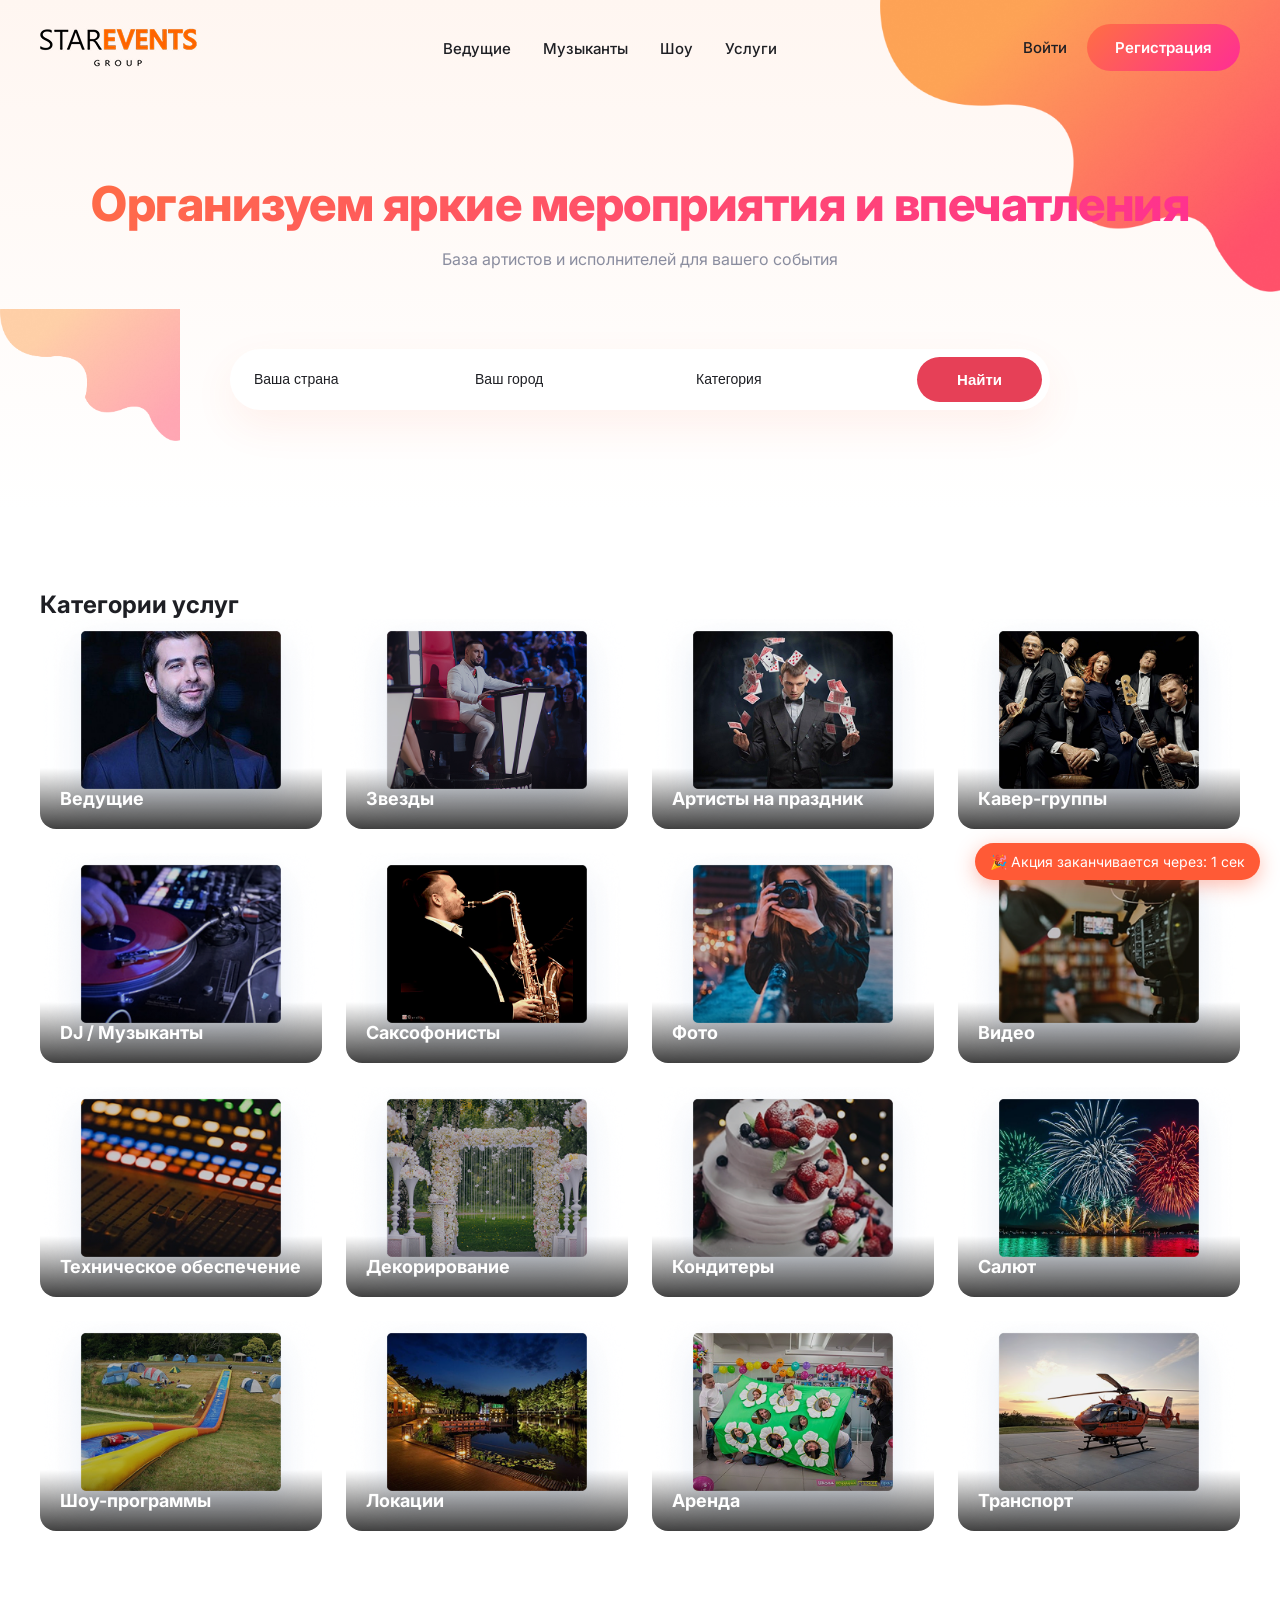
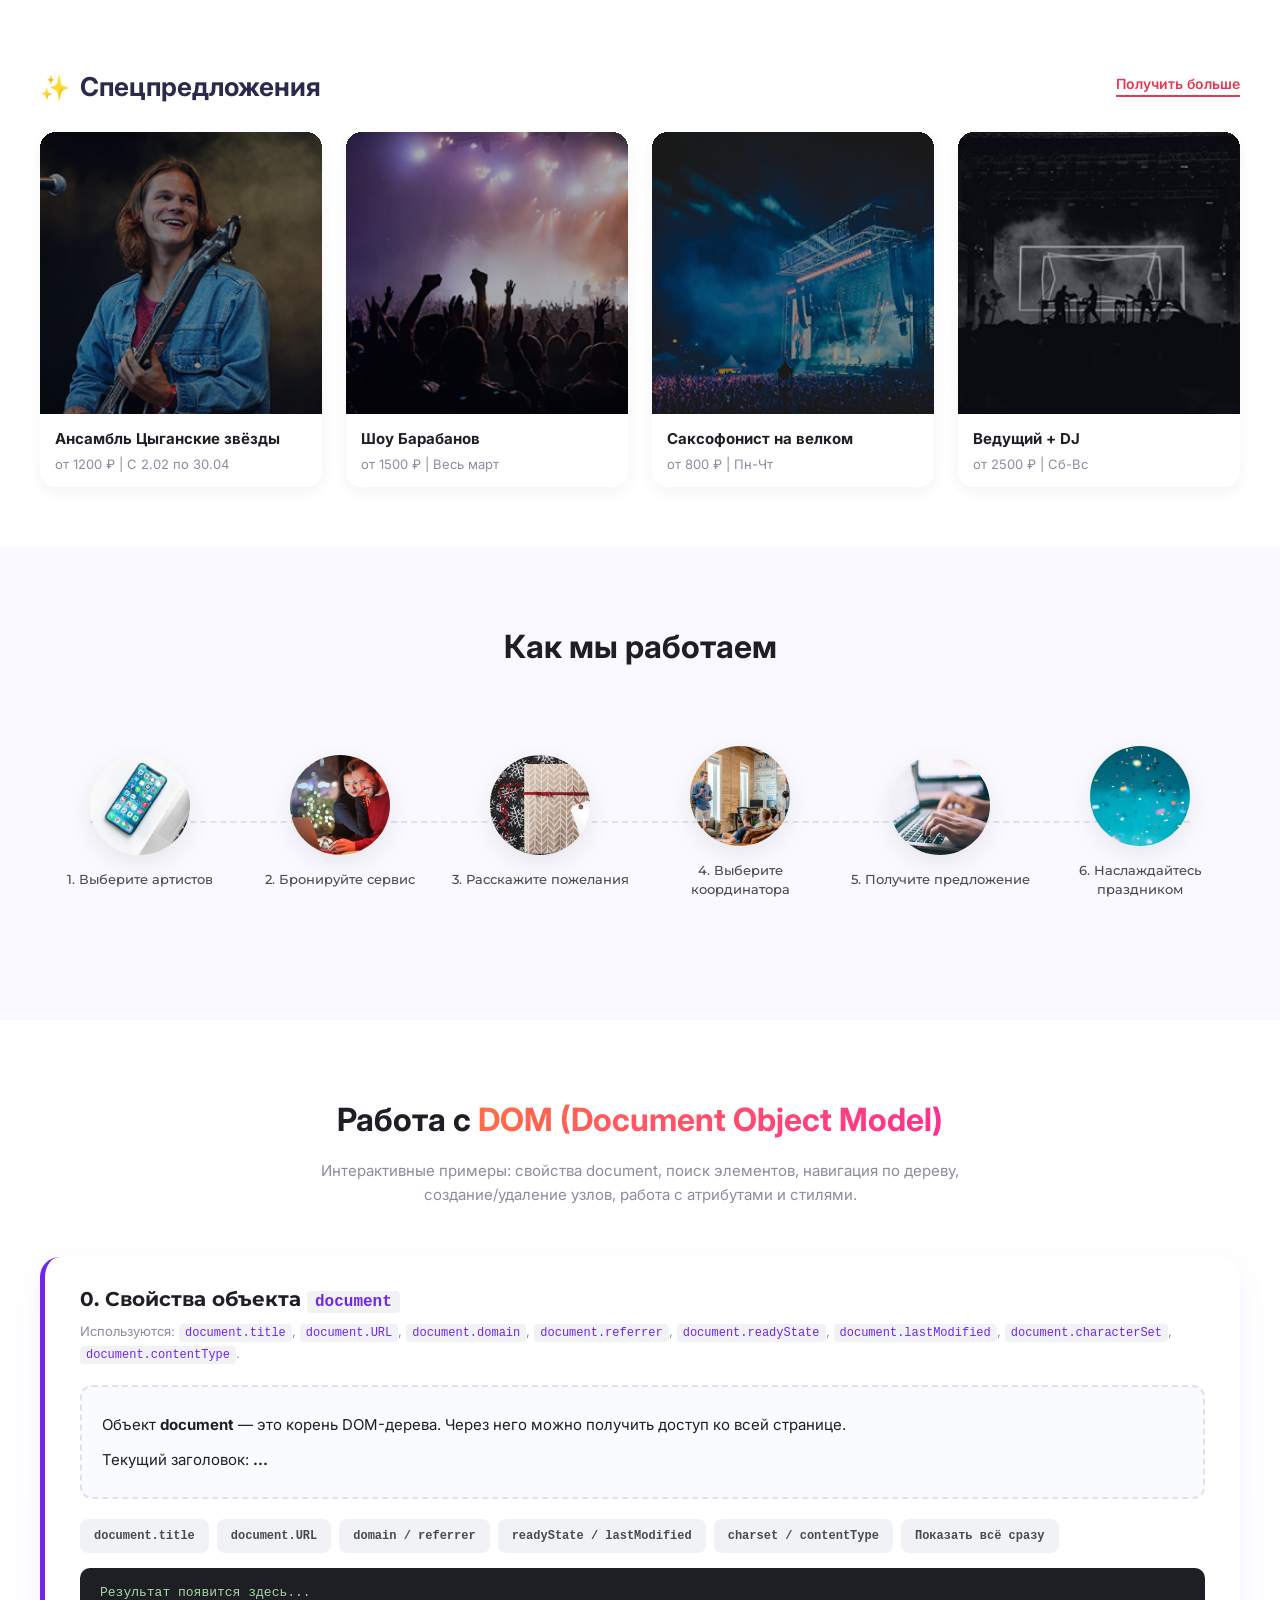
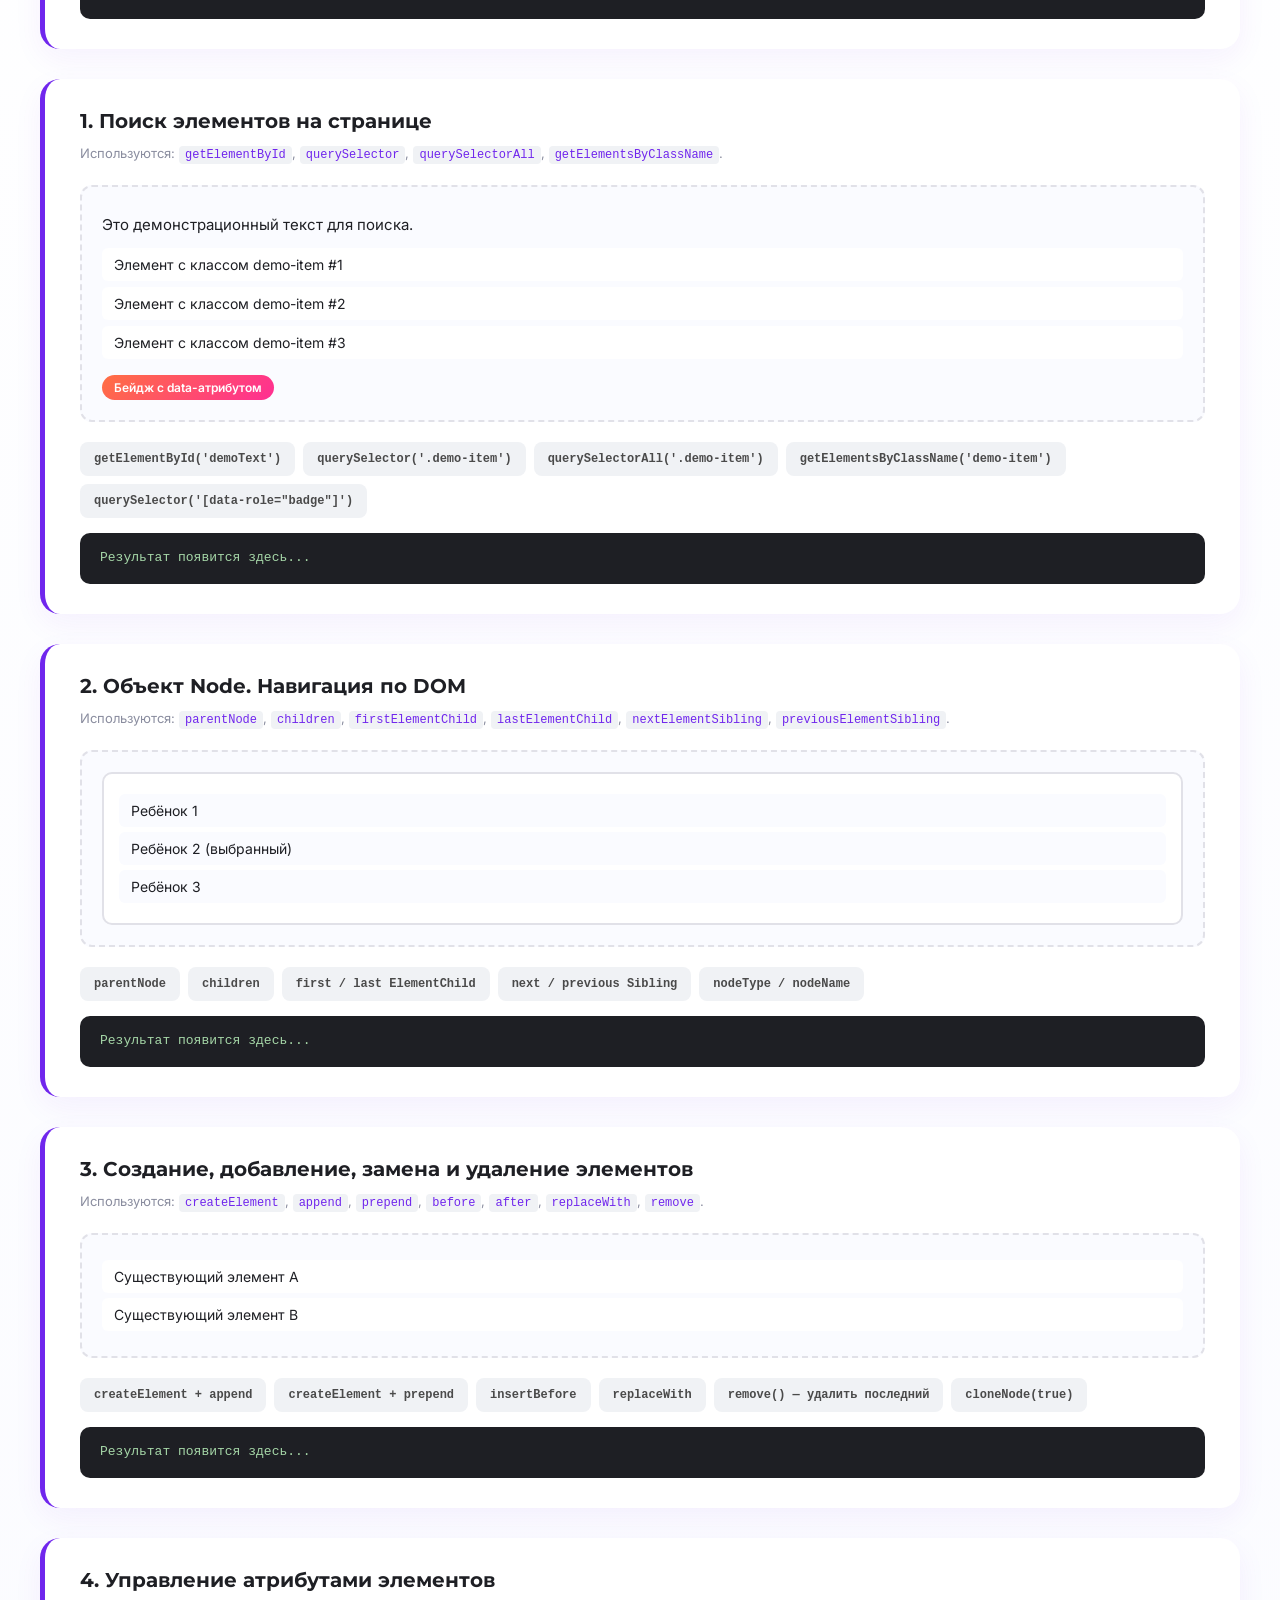
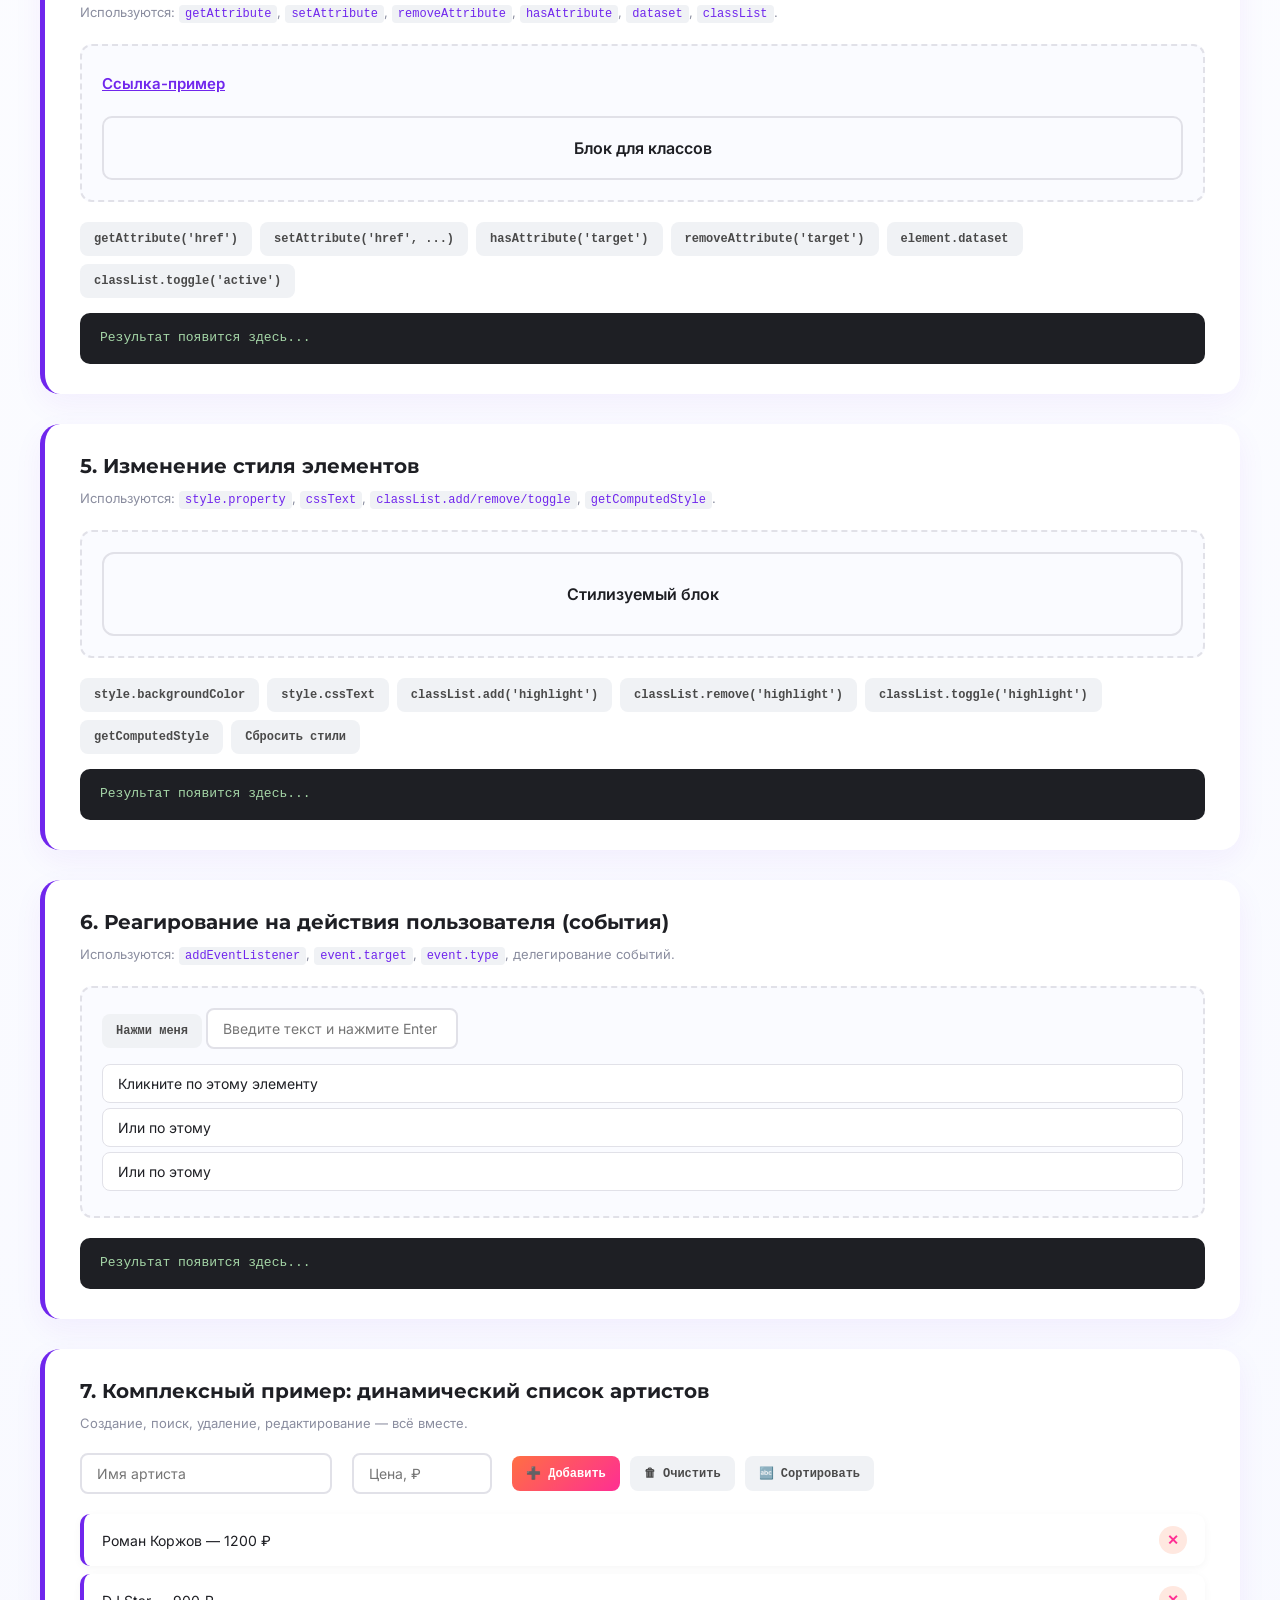
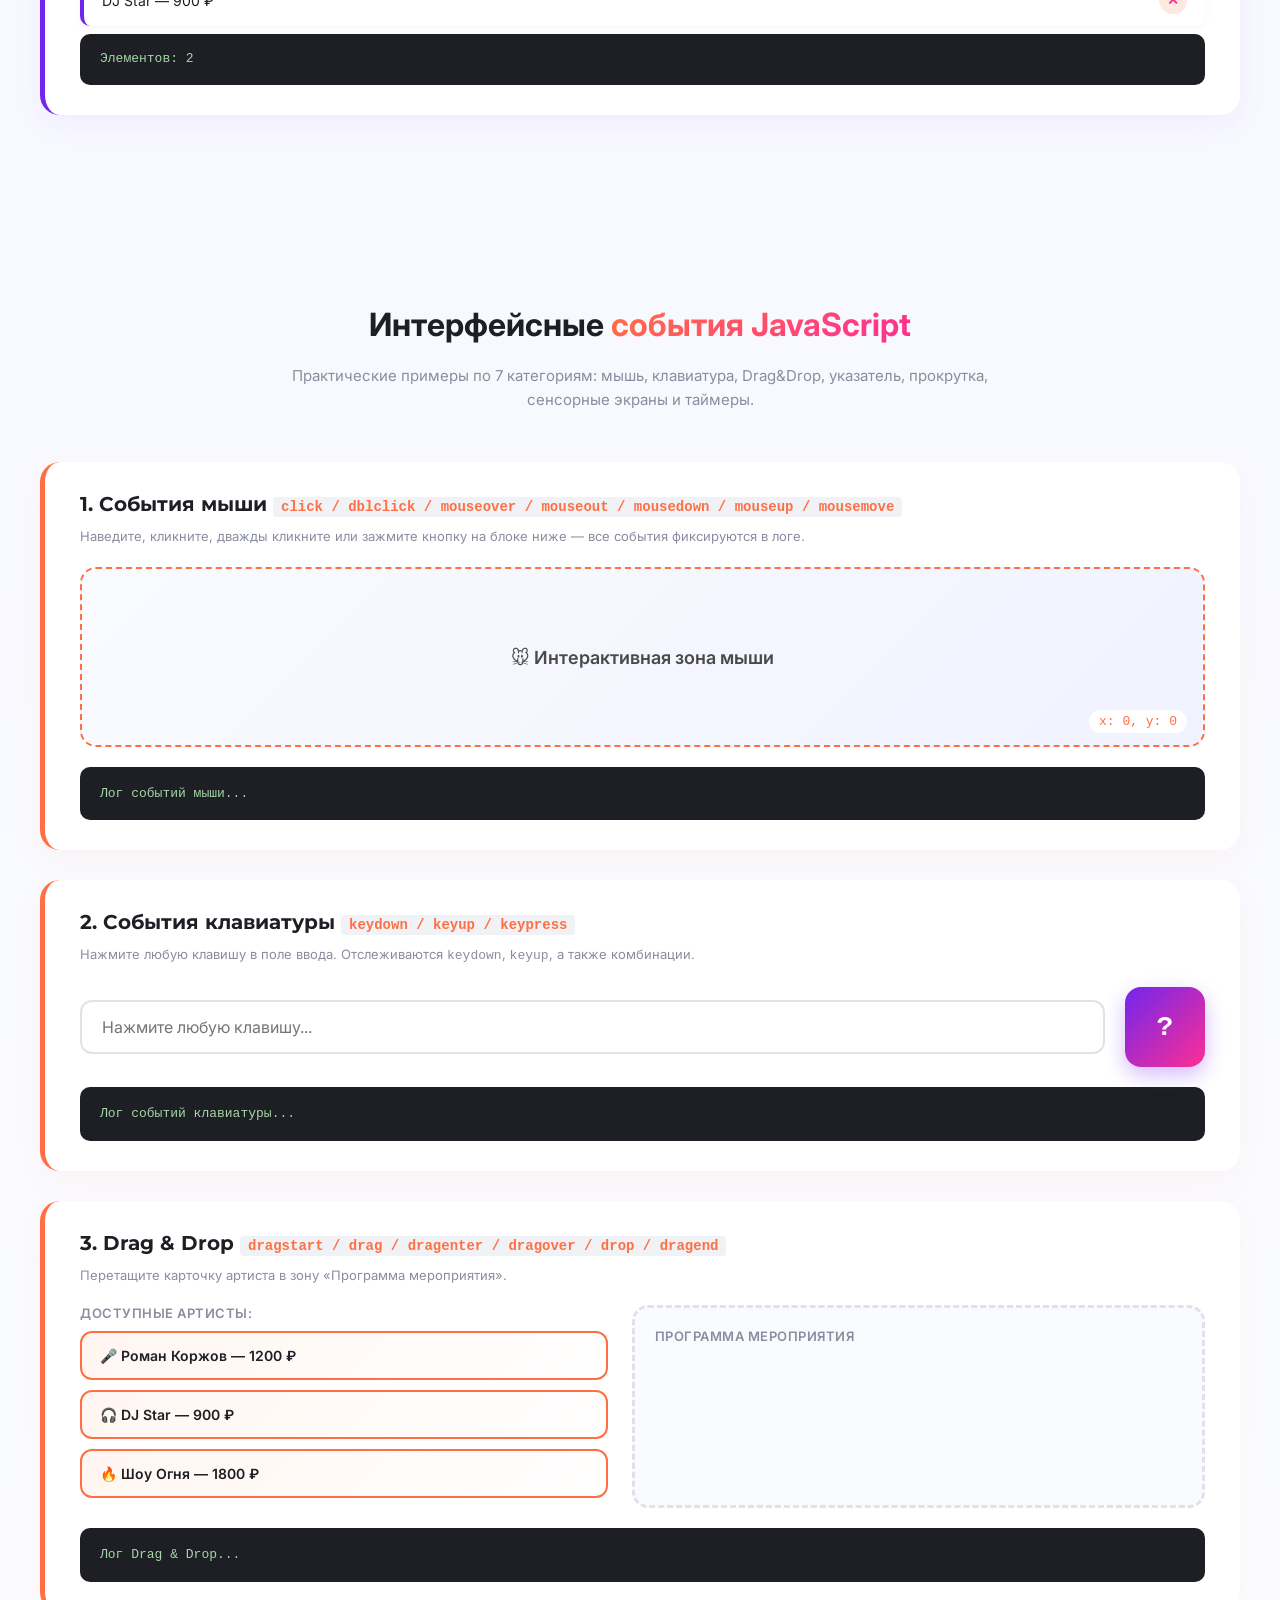
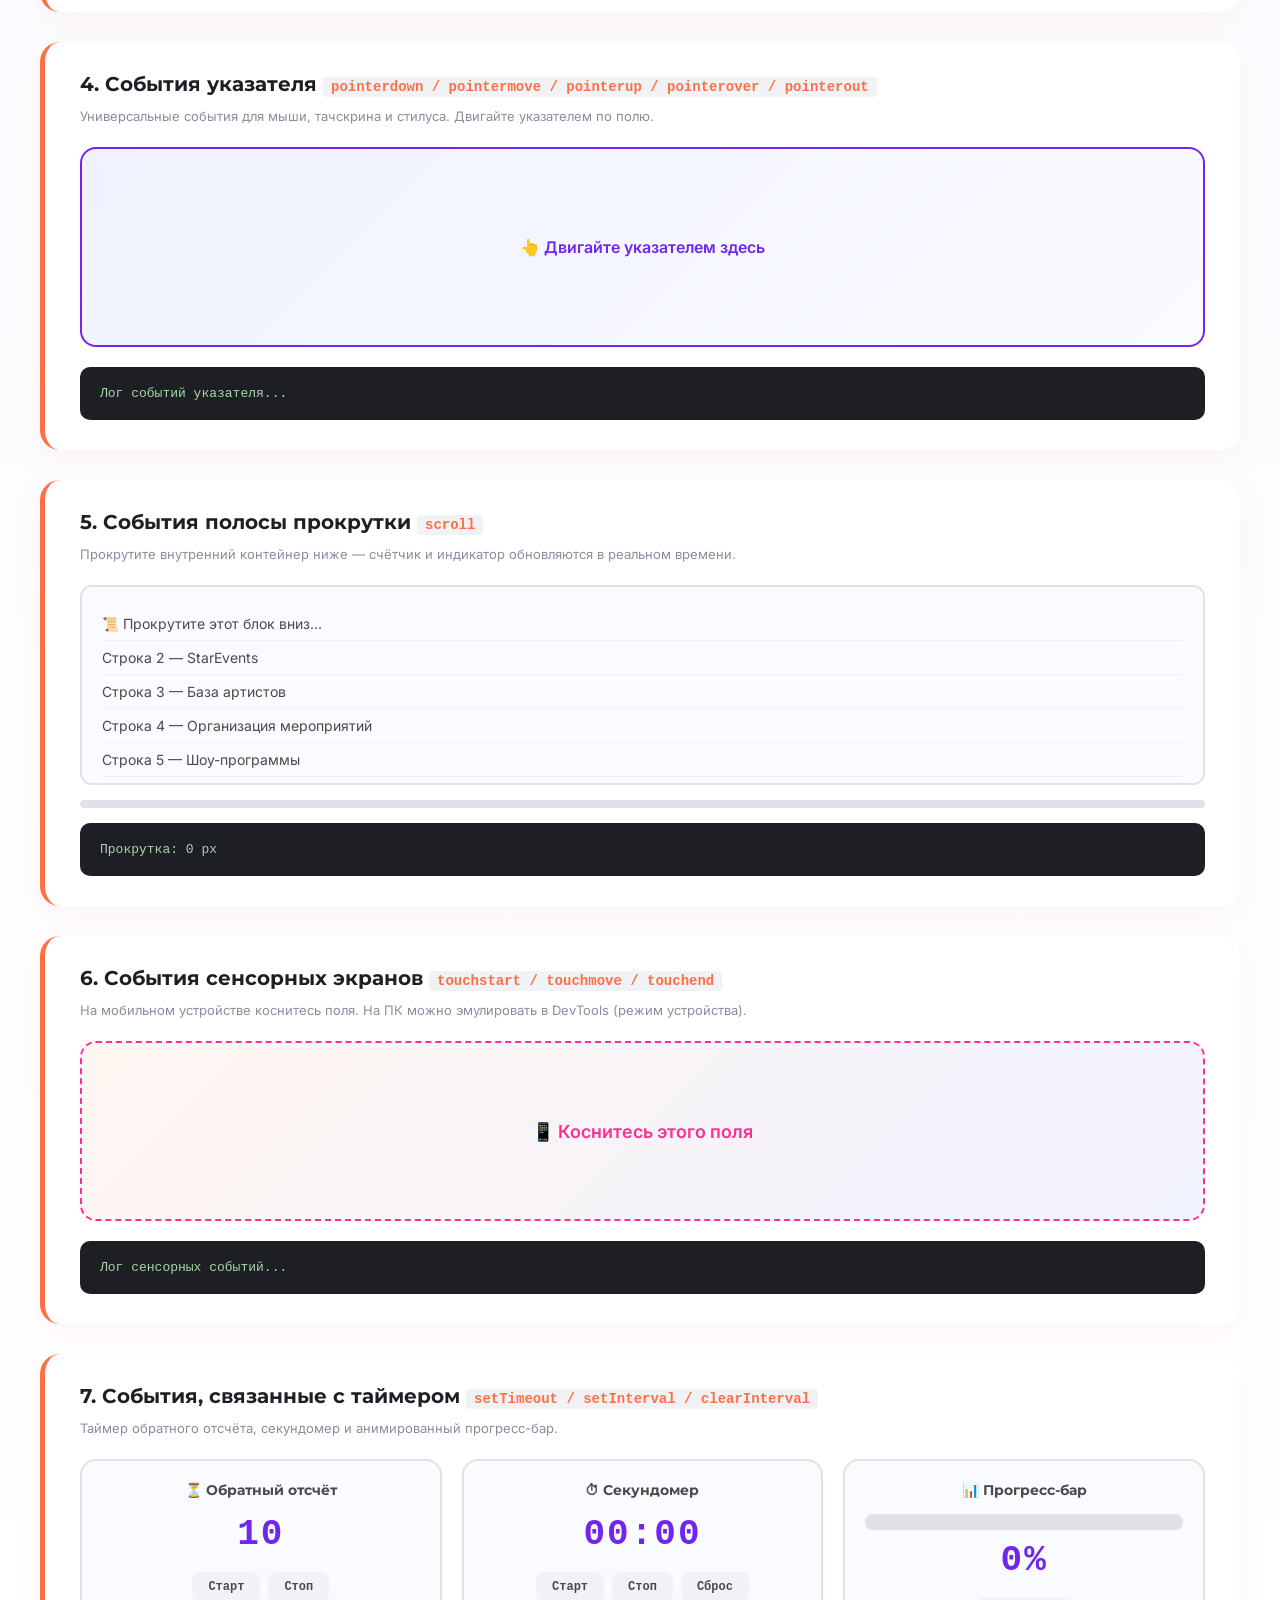
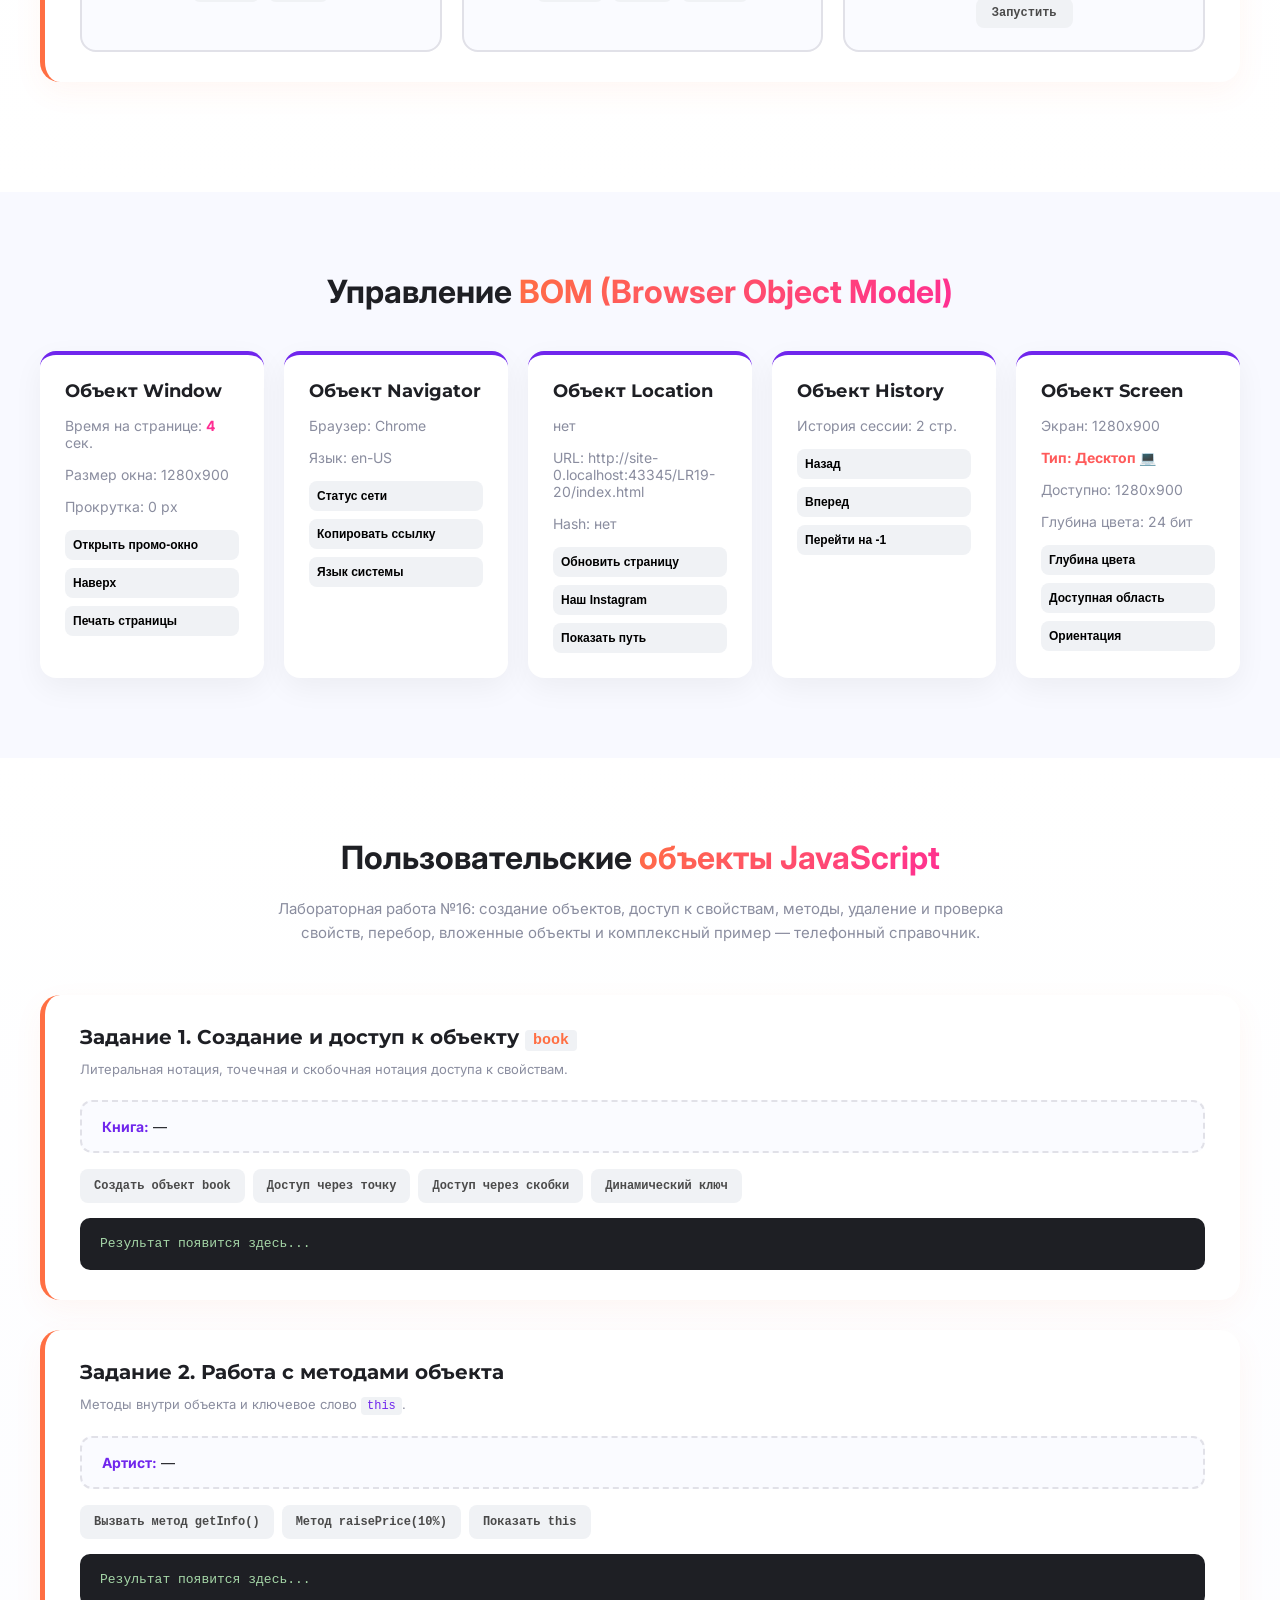
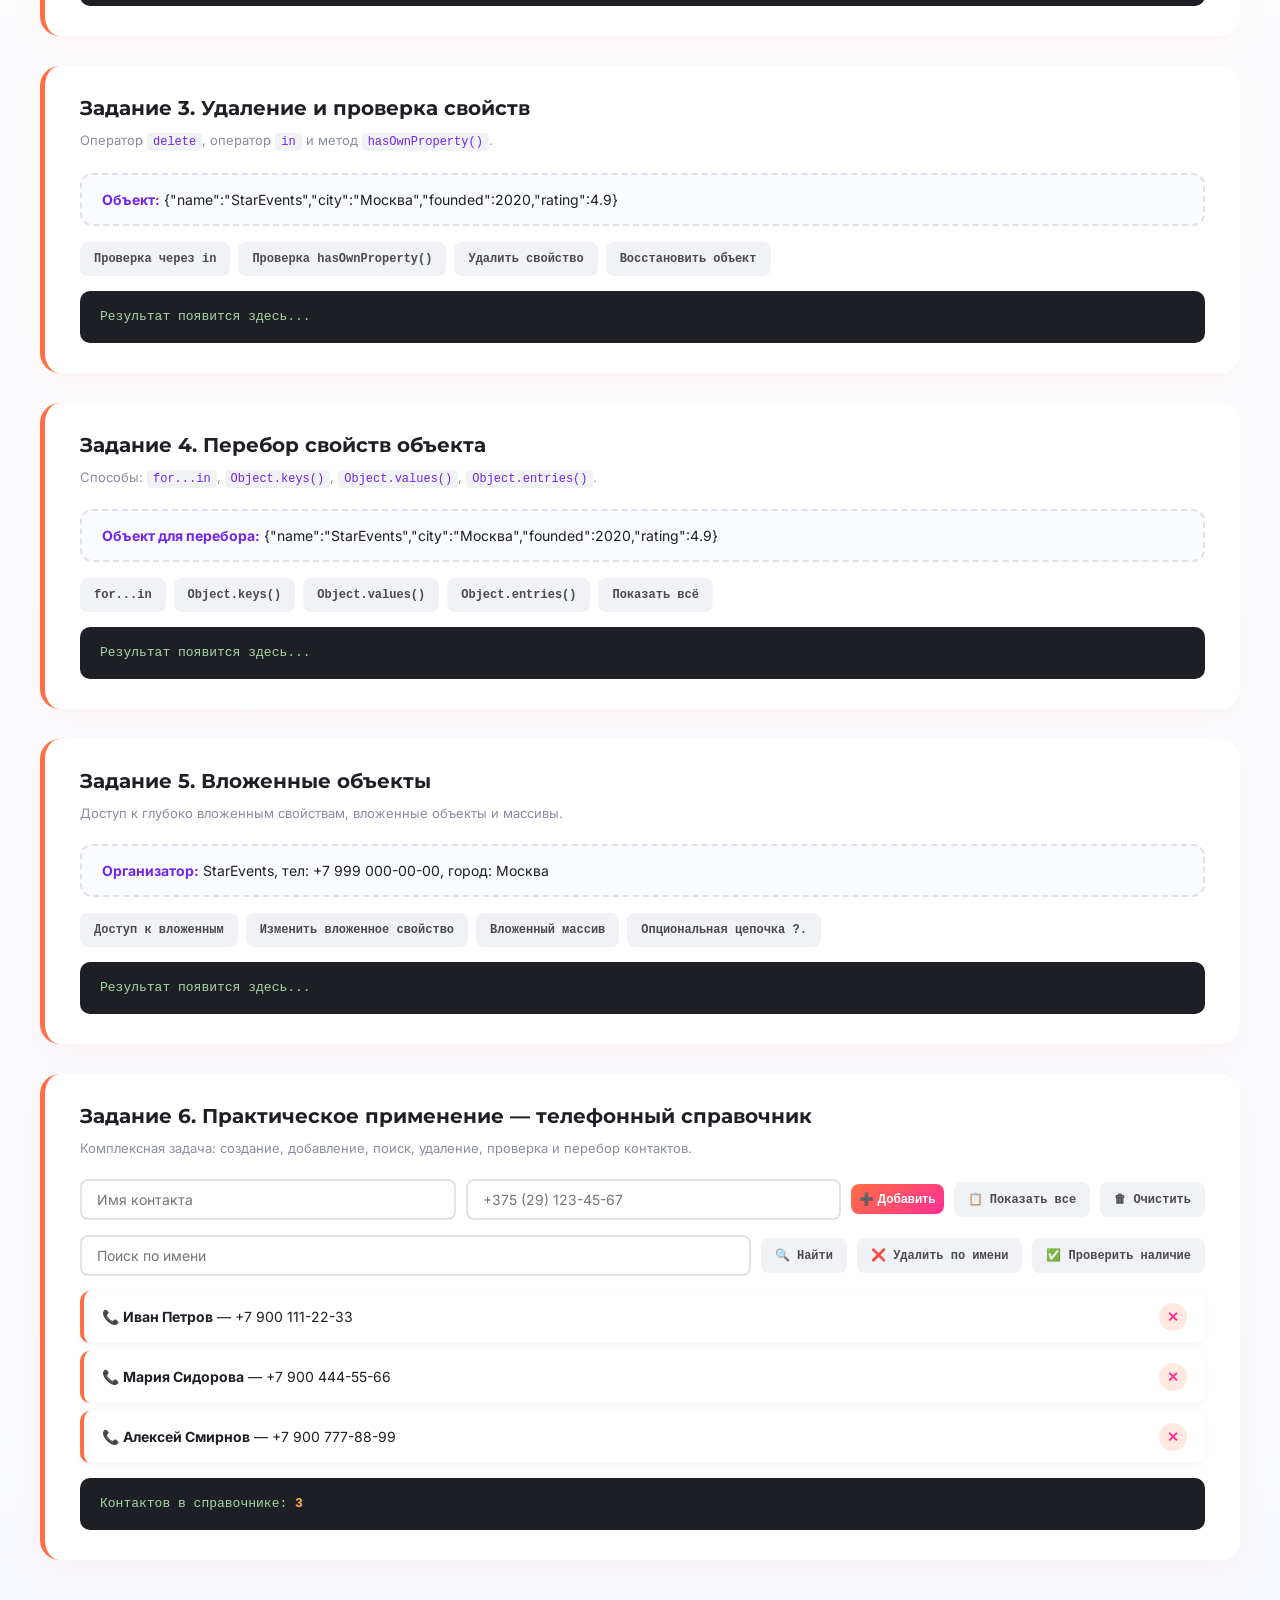
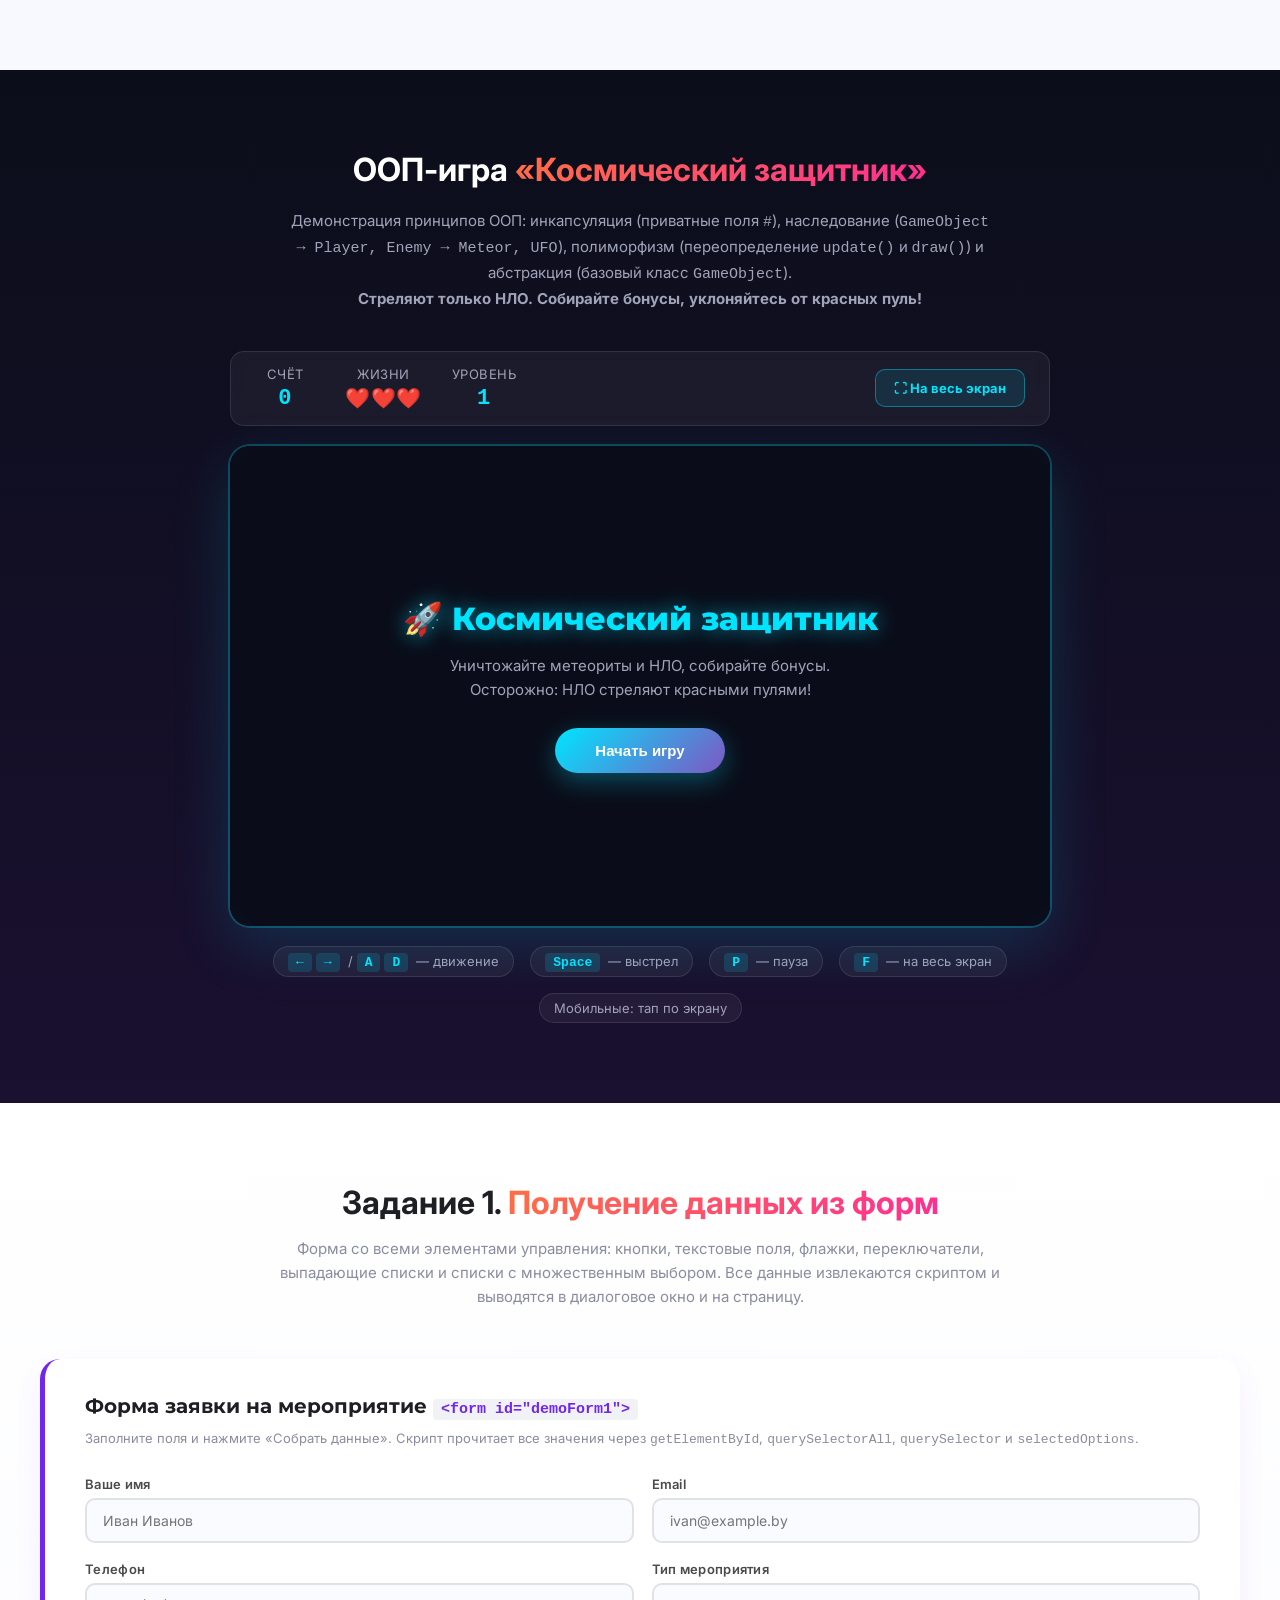
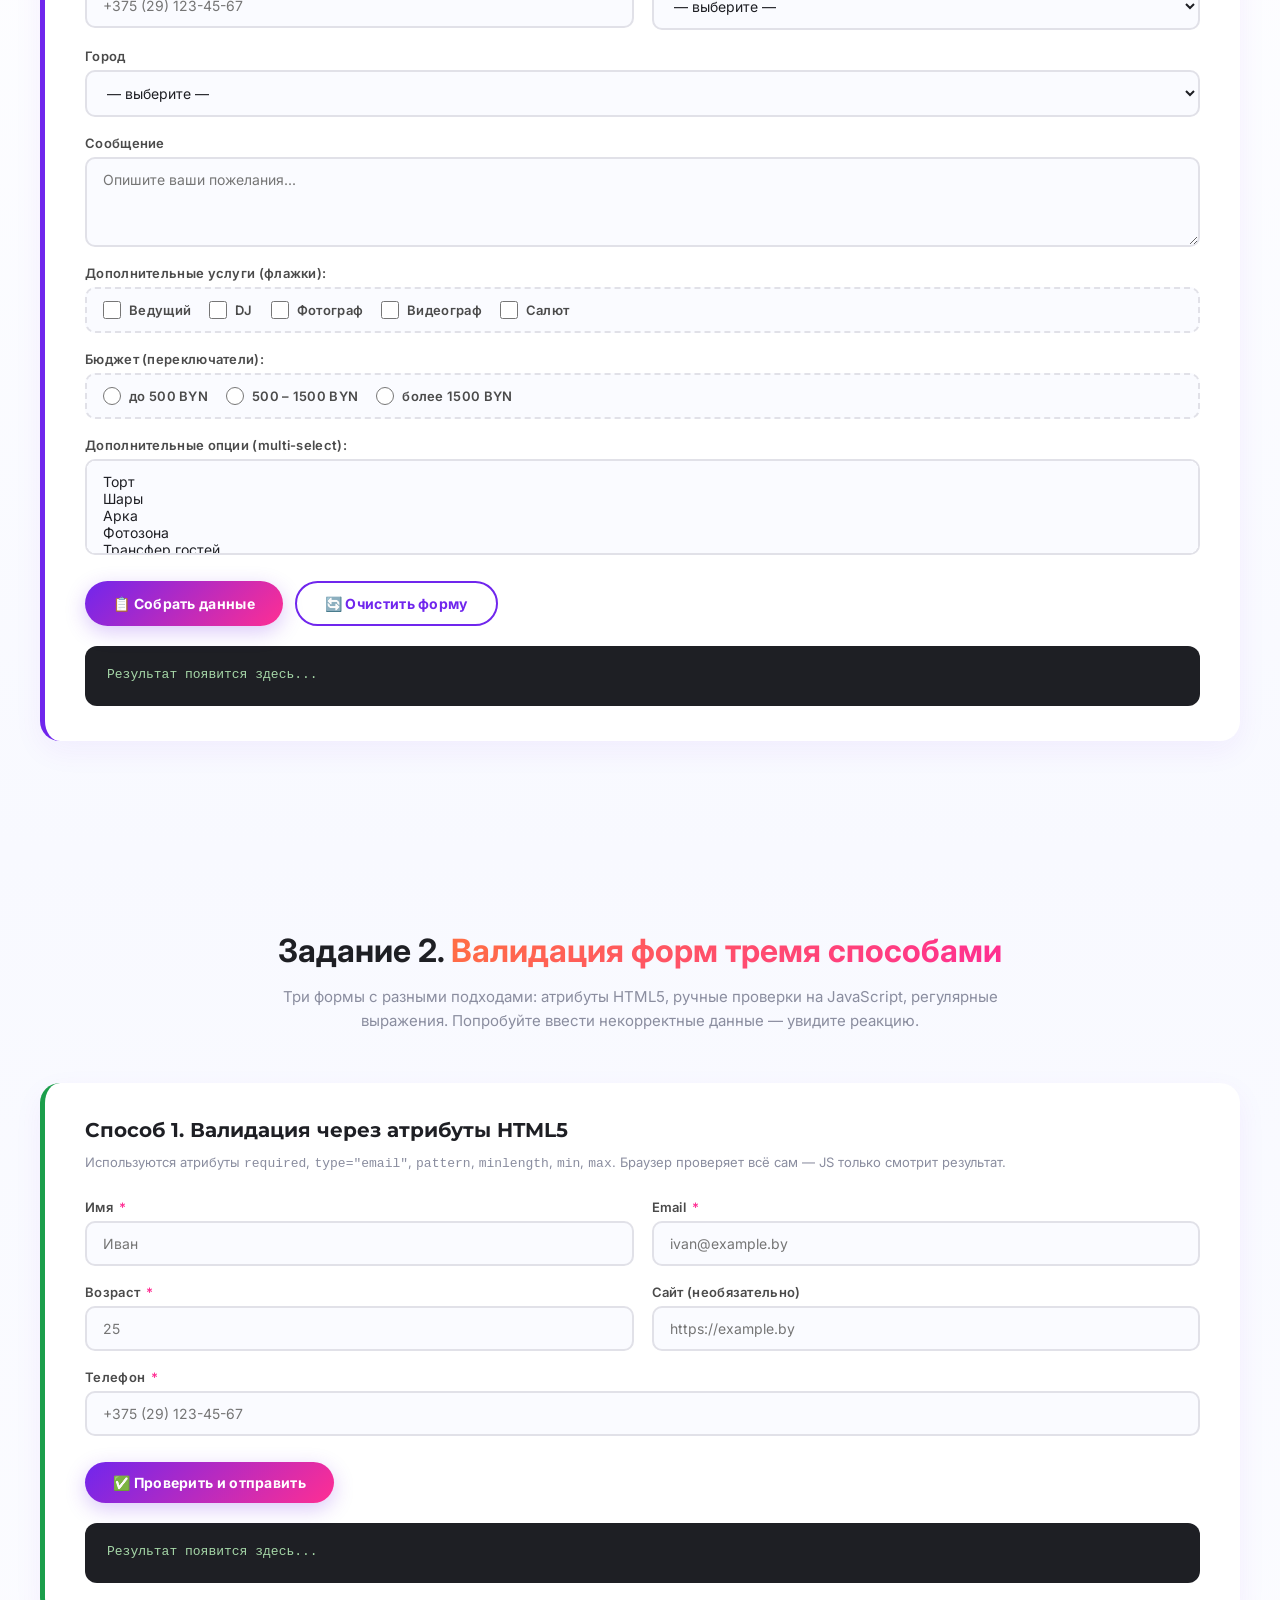
<file: LR19-20/index.html>
<!DOCTYPE html>
<html lang="ru">
<head>
    <meta charset="UTF-8">
    <meta name="viewport" content="width=device-width, initial-scale=1.0, user-scalable=yes">
    <meta name="author" content="StarEvents Team">
    <meta name="keywords" content="организация мероприятий, артисты, шоу, ведущие, праздник, StarEvents">
    <meta name="description" content="StarEvents — база артистов и исполнителей для вашего события. Организуем яркие мероприятия и впечатления.">
    <title>StarEvents — Организуем яркие мероприятия и впечатления</title>
    <link rel="icon" type="image/png" href="Image/favicon.png">
    <link rel="stylesheet" href="CSS/style.css">
    <link rel="stylesheet" href="CSS/game.css">
    <link rel="stylesheet" href="CSS/forms.css">
    <link rel="stylesheet" href="CSS/cart.css">
    <link href="https://fonts.googleapis.com/css2?family=Inter:wght@400;500;600;700;800&family=Montserrat:wght@400;500;600;700&display=swap" rel="stylesheet">
    <script src="js/game.js" defer></script>
    <script src="js/scripts.js" defer></script>
    <script src="js/forms.js" defer></script>
    <script src="js/cart.js" defer></script>
</head>
<body>

    <!-- ШАПКА И ГЛАВНЫЙ ЭКРАН -->
    <header class="header">
        <div class="container">
            <nav class="navbar">
                <div class="logo">
                    <img src="Image/logo.png" alt="Star Booking - Главная страница">
                </div>
                <div class="hamburger">
                    <span></span>
                    <span></span>
                    <span></span>
                </div>
                <ul class="nav-links">
                    <li><a href="#" onclick="handleCategoryClick('Ведущие'); return false;">Ведущие</a></li>
                    <li><a href="#" onclick="handleCategoryClick('Музыканты'); return false;">Музыканты</a></li>
                    <li><a href="#" onclick="handleCategoryClick('Шоу'); return false;">Шоу</a></li>
                    <li><a href="#" onclick="handleCategoryClick('Услуги'); return false;">Услуги</a></li>
                </ul>
                <div class="nav-auth">
                    <a href="#" class="btn-login" onclick="showLoginDialog(); return false;">Войти</a>
                    <a href="#" class="btn btn-primary" onclick="showRegisterDialog(); return false;">Регистрация</a>
                </div>
            </nav>
            
            <div class="hero">
                <h1>Организуем яркие мероприятия и впечатления</h1>
                <p>База артистов и исполнителей для вашего события</p>
                
                <div class="search-filter">
                    <div class="filter-item">
                        <select class="filter-select" id="countrySelect" aria-label="Выбор страны">
                            <option value="">Ваша страна</option>
                            <option value="Беларусь">Беларусь</option>
                            <option value="Россия">Россия</option>
                            <option value="Казахстан">Казахстан</option>
                        </select>
                    </div>
                    <div class="filter-item">
                        <select class="filter-select" id="citySelect" aria-label="Выбор города">
                            <option value="">Ваш город</option>
                            <option value="Минск">Минск</option>
                            <option value="Гомель">Гомель</option>
                            <option value="Брест">Брест</option>
                            <option value="Витебск">Витебск</option>
                        </select>
                    </div>
                    <div class="filter-item">
                        <select class="filter-select" id="categorySelect" aria-label="Выбор категории">
                            <option value="">Категория</option>
                            <option value="Ведущие">Ведущие</option>
                            <option value="Музыканты">Музыканты</option>
                            <option value="Шоу">Шоу</option>
                        </select>
                    </div>
                    <button class="btn-submit" onclick="performSearch()">Найти</button>
                </div>
            </div>
        </div>
    </header>

    <!-- СЕКЦИЯ: КАТЕГОРИИ -->
    <section class="categories" aria-label="Категории услуг">
        <div class="container">
            <h2 class="visually-hidden">Категории услуг</h2>
            <div class="grid-4-columns" id="categoriesGrid"></div>
        </div>
    </section>

    <!-- СЕКЦИЯ: СПЕЦПРЕДЛОЖЕНИЯ -->
    <section class="offers section-padding">
        <div class="container">
            <div class="section-header">
                <h2>Спецпредложения</h2>
                <a href="#" class="link-all" onclick="showAllOffers(); return false;">Получить больше</a>
            </div>
            <div class="grid-container grid-4-columns" id="offersGrid"></div>
        </div>
    </section>

    <!-- СЕКЦИЯ: КАК МЫ РАБОТАЕМ -->
    <section class="how-we-work">
        <div class="container">
            <h2 class="section-title">Как мы работаем</h2>
            <div class="steps-container" id="stepsContainer"></div>
        </div>
    </section>

    <!-- ============================================================ -->
    <!-- DOM DASHBOARD (ЛАБОРАТОРНАЯ РАБОТА)                          -->
    <!-- ============================================================ -->
    <section class="dom-section" id="dom-section">
        <div class="container">
            <h2 class="section-title">Работа с <span>DOM (Document Object Model)</span></h2>
            <p class="section-subtitle">Интерактивные примеры: свойства document, поиск элементов, навигация по дереву, создание/удаление узлов, работа с атрибутами и стилями.</p>

            <div class="dom-block">
                <h3 class="dom-block-title">0. Свойства объекта <code>document</code></h3>
                <p class="dom-hint">Используются: <code>document.title</code>, <code>document.URL</code>, <code>document.domain</code>, <code>document.referrer</code>, <code>document.readyState</code>, <code>document.lastModified</code>, <code>document.characterSet</code>, <code>document.contentType</code>.</p>

                <div class="dom-demo-area" id="documentDemoArea">
                    <p class="demo-text">Объект <b>document</b> — это корень DOM-дерева. Через него можно получить доступ ко всей странице.</p>
                    <p class="demo-text">Текущий заголовок: <b id="docTitleDisplay">...</b></p>
                </div>

                <div class="dom-buttons">
                    <button class="btn-mini dom-btn" onclick="demoDocumentTitle()">document.title</button>
                    <button class="btn-mini dom-btn" onclick="demoDocumentURL()">document.URL</button>
                    <button class="btn-mini dom-btn" onclick="demoDocumentInfo()">domain / referrer</button>
                    <button class="btn-mini dom-btn" onclick="demoDocumentReady()">readyState / lastModified</button>
                    <button class="btn-mini dom-btn" onclick="demoDocumentCharset()">charset / contentType</button>
                    <button class="btn-mini dom-btn" onclick="demoDocumentAll()">Показать всё сразу</button>
                </div>

                <div class="dom-result" id="documentResult">Результат появится здесь...</div>
            </div>

            <div class="dom-block">
                <h3 class="dom-block-title">1. Поиск элементов на странице</h3>
                <p class="dom-hint">Используются: <code>getElementById</code>, <code>querySelector</code>, <code>querySelectorAll</code>, <code>getElementsByClassName</code>.</p>

                <div class="dom-demo-area" id="searchDemoArea">
                    <p class="demo-text" id="demoText">Это демонстрационный текст для поиска.</p>
                    <p class="demo-item">Элемент с классом demo-item #1</p>
                    <p class="demo-item">Элемент с классом demo-item #2</p>
                    <p class="demo-item">Элемент с классом demo-item #3</p>
                    <span data-role="badge">Бейдж с data-атрибутом</span>
                </div>

                <div class="dom-buttons">
                    <button class="btn-mini dom-btn" onclick="demoGetElementById()">getElementById('demoText')</button>
                    <button class="btn-mini dom-btn" onclick="demoQuerySelector()">querySelector('.demo-item')</button>
                    <button class="btn-mini dom-btn" onclick="demoQuerySelectorAll()">querySelectorAll('.demo-item')</button>
                    <button class="btn-mini dom-btn" onclick="demoGetElementsByClassName()">getElementsByClassName('demo-item')</button>
                    <button class="btn-mini dom-btn" onclick="demoQueryByDataAttr()">querySelector('[data-role="badge"]')</button>
                </div>

                <div class="dom-result" id="searchResult">Результат появится здесь...</div>
            </div>

            <div class="dom-block">
                <h3 class="dom-block-title">2. Объект Node. Навигация по DOM</h3>
                <p class="dom-hint">Используются: <code>parentNode</code>, <code>children</code>, <code>firstElementChild</code>, <code>lastElementChild</code>, <code>nextElementSibling</code>, <code>previousElementSibling</code>.</p>

                <div class="dom-demo-area" id="navDemoArea">
                    <div class="nav-parent" id="navParent">
                        <p class="nav-child" id="navChild1">Ребёнок 1</p>
                        <p class="nav-child" id="navChild2">Ребёнок 2 (выбранный)</p>
                        <p class="nav-child" id="navChild3">Ребёнок 3</p>
                    </div>
                </div>

                <div class="dom-buttons">
                    <button class="btn-mini dom-btn" onclick="demoParent()">parentNode</button>
                    <button class="btn-mini dom-btn" onclick="demoChildren()">children</button>
                    <button class="btn-mini dom-btn" onclick="demoFirstLast()">first / last ElementChild</button>
                    <button class="btn-mini dom-btn" onclick="demoSiblings()">next / previous Sibling</button>
                    <button class="btn-mini dom-btn" onclick="demoNodeType()">nodeType / nodeName</button>
                </div>

                <div class="dom-result" id="navResult">Результат появится здесь...</div>
            </div>

            <div class="dom-block">
                <h3 class="dom-block-title">3. Создание, добавление, замена и удаление элементов</h3>
                <p class="dom-hint">Используются: <code>createElement</code>, <code>append</code>, <code>prepend</code>, <code>before</code>, <code>after</code>, <code>replaceWith</code>, <code>remove</code>.</p>

                <div class="dom-demo-area" id="createDemoArea">
                    <p class="create-item">Существующий элемент A</p>
                    <p class="create-item">Существующий элемент B</p>
                </div>

                <div class="dom-buttons">
                    <button class="btn-mini dom-btn" onclick="demoCreateAppend()">createElement + append</button>
                    <button class="btn-mini dom-btn" onclick="demoCreatePrepend()">createElement + prepend</button>
                    <button class="btn-mini dom-btn" onclick="demoInsertBefore()">insertBefore</button>
                    <button class="btn-mini dom-btn" onclick="demoReplaceElement()">replaceWith</button>
                    <button class="btn-mini dom-btn" onclick="demoRemoveLast()">remove() — удалить последний</button>
                    <button class="btn-mini dom-btn" onclick="demoCloneElement()">cloneNode(true)</button>
                </div>

                <div class="dom-result" id="createResult">Результат появится здесь...</div>
            </div>

            <div class="dom-block">
                <h3 class="dom-block-title">4. Управление атрибутами элементов</h3>
                <p class="dom-hint">Используются: <code>getAttribute</code>, <code>setAttribute</code>, <code>removeAttribute</code>, <code>hasAttribute</code>, <code>dataset</code>, <code>classList</code>.</p>

                <div class="dom-demo-area" id="attrDemoArea">
                    <a href="https://example.com" 
                       id="attrLink" 
                       class="attr-link" 
                       target="_blank" 
                       data-category="promo"
                       data-priority="high">Ссылка-пример</a>
                    <div id="attrBox" class="attr-box">Блок для классов</div>
                </div>

                <div class="dom-buttons">
                    <button class="btn-mini dom-btn" onclick="demoGetAttribute()">getAttribute('href')</button>
                    <button class="btn-mini dom-btn" onclick="demoSetAttribute()">setAttribute('href', ...)</button>
                    <button class="btn-mini dom-btn" onclick="demoHasAttribute()">hasAttribute('target')</button>
                    <button class="btn-mini dom-btn" onclick="demoRemoveAttribute()">removeAttribute('target')</button>
                    <button class="btn-mini dom-btn" onclick="demoDataset()">element.dataset</button>
                    <button class="btn-mini dom-btn" onclick="demoClassList()">classList.toggle('active')</button>
                </div>

                <div class="dom-result" id="attrResult">Результат появится здесь...</div>
            </div>

            <div class="dom-block">
                <h3 class="dom-block-title">5. Изменение стиля элементов</h3>
                <p class="dom-hint">Используются: <code>style.property</code>, <code>cssText</code>, <code>classList.add/remove/toggle</code>, <code>getComputedStyle</code>.</p>

                <div class="dom-demo-area">
                    <div id="styleBox" class="style-box">Стилизуемый блок</div>
                </div>

                <div class="dom-buttons">
                    <button class="btn-mini dom-btn" onclick="demoStyleDirect()">style.backgroundColor</button>
                    <button class="btn-mini dom-btn" onclick="demoStyleCssText()">style.cssText</button>
                    <button class="btn-mini dom-btn" onclick="demoAddClass()">classList.add('highlight')</button>
                    <button class="btn-mini dom-btn" onclick="demoRemoveClass()">classList.remove('highlight')</button>
                    <button class="btn-mini dom-btn" onclick="demoToggleClass()">classList.toggle('highlight')</button>
                    <button class="btn-mini dom-btn" onclick="demoGetComputed()">getComputedStyle</button>
                    <button class="btn-mini dom-btn" onclick="demoResetStyle()">Сбросить стили</button>
                </div>

                <div class="dom-result" id="styleResult">Результат появится здесь...</div>
            </div>

            <div class="dom-block">
                <h3 class="dom-block-title">6. Реагирование на действия пользователя (события)</h3>
                <p class="dom-hint">Используются: <code>addEventListener</code>, <code>event.target</code>, <code>event.type</code>, делегирование событий.</p>

                <div class="dom-demo-area">
                    <button class="btn-mini dom-btn" id="eventBtn">Нажми меня</button>
                    <input type="text" id="eventInput" class="dom-input" placeholder="Введите текст и нажмите Enter">
                    <div id="eventList" class="event-list">
                        <p class="event-item">Кликните по этому элементу</p>
                        <p class="event-item">Или по этому</p>
                        <p class="event-item">Или по этому</p>
                    </div>
                </div>

                <div class="dom-result" id="eventResult">Результат появится здесь...</div>
            </div>

            <div class="dom-block">
                <h3 class="dom-block-title">7. Комплексный пример: динамический список артистов</h3>
                <p class="dom-hint">Создание, поиск, удаление, редактирование — всё вместе.</p>

                <div class="dom-toolbar">
                    <input type="text" id="newArtistName" class="dom-input" placeholder="Имя артиста">
                    <input type="number" id="newArtistPrice" class="dom-input" placeholder="Цена, ₽" style="max-width:140px;">
                    <button class="btn-mini dom-btn dom-btn-accent" onclick="addArtistToList()">➕ Добавить</button>
                    <button class="btn-mini dom-btn" onclick="clearArtistList()">🗑 Очистить</button>
                    <button class="btn-mini dom-btn" onclick="sortArtistList()">🔤 Сортировать</button>
                </div>

                <ul id="dynamicArtistList" class="dynamic-list">
                    <li class="dynamic-item">Роман Коржов — 1200 ₽ <button class="li-remove" onclick="removeListItem(this)">✕</button></li>
                    <li class="dynamic-item">DJ Star — 900 ₽ <button class="li-remove" onclick="removeListItem(this)">✕</button></li>
                </ul>

                <div class="dom-result" id="complexResult">Элементов: 2</div>
            </div>

        </div>
    </section>

    <!-- ============================================================ -->
    <!-- СЕКЦИЯ: ИНТЕРФЕЙСНЫЕ СОБЫТИЯ                                  -->
    <!-- ============================================================ -->
    <section class="events-section" id="events-section">
        <div class="container">
            <h2 class="section-title">Интерфейсные <span>события JavaScript</span></h2>
            <p class="section-subtitle">Практические примеры по 7 категориям: мышь, клавиатура, Drag&Drop, указатель, прокрутка, сенсорные экраны и таймеры.</p>

            <div class="events-block">
                <h3 class="events-block-title">1. События мыши <code>click / dblclick / mouseover / mouseout / mousedown / mouseup / mousemove</code></h3>
                <p class="events-hint">Наведите, кликните, дважды кликните или зажмите кнопку на блоке ниже — все события фиксируются в логе.</p>

                <div class="mouse-zone" id="mouseZone">
                    <span class="mouse-zone-text">🐭 Интерактивная зона мыши</span>
                    <span class="mouse-coords" id="mouseCoords">x: 0, y: 0</span>
                </div>

                <div class="events-log" id="mouseLog">Лог событий мыши...</div>
            </div>

            <div class="events-block">
                <h3 class="events-block-title">2. События клавиатуры <code>keydown / keyup / keypress</code></h3>
                <p class="events-hint">Нажмите любую клавишу в поле ввода. Отслеживаются <code>keydown</code>, <code>keyup</code>, а также комбинации.</p>

                <div class="keyboard-demo">
                    <input type="text" id="keyboardInput" class="events-input" placeholder="Нажмите любую клавишу...">
                    <div class="key-visual" id="keyVisual">?</div>
                </div>

                <div class="events-log" id="keyboardLog">Лог событий клавиатуры...</div>
            </div>

            <div class="events-block">
                <h3 class="events-block-title">3. Drag &amp; Drop <code>dragstart / drag / dragenter / dragover / drop / dragend</code></h3>
                <p class="events-hint">Перетащите карточку артиста в зону «Программа мероприятия».</p>

                <div class="drag-container">
                    <div class="drag-source">
                        <p class="drag-label">Доступные артисты:</p>
                        <div class="drag-card" draggable="true" data-artist="Роман Коржов" data-price="1200">🎤 Роман Коржов — 1200 ₽</div>
                        <div class="drag-card" draggable="true" data-artist="DJ Star" data-price="900">🎧 DJ Star — 900 ₽</div>
                        <div class="drag-card" draggable="true" data-artist="Шоу Огня" data-price="1800">🔥 Шоу Огня — 1800 ₽</div>
                    </div>

                    <div class="drag-dropzone" id="dropZone">
                        <p class="drop-label">Программа мероприятия</p>
                        <ul class="drop-list" id="dropList"></ul>
                    </div>
                </div>

                <div class="events-log" id="dragLog">Лог Drag &amp; Drop...</div>
            </div>

            <div class="events-block">
                <h3 class="events-block-title">4. События указателя <code>pointerdown / pointermove / pointerup / pointerover / pointerout</code></h3>
                <p class="events-hint">Универсальные события для мыши, тачскрина и стилуса. Двигайте указателем по полю.</p>

                <div class="pointer-zone" id="pointerZone">
                    <span>👆 Двигайте указателем здесь</span>
                    <div class="pointer-dot" id="pointerDot"></div>
                </div>

                <div class="events-log" id="pointerLog">Лог событий указателя...</div>
            </div>

            <div class="events-block">
                <h3 class="events-block-title">5. События полосы прокрутки <code>scroll</code></h3>
                <p class="events-hint">Прокрутите внутренний контейнер ниже — счётчик и индикатор обновляются в реальном времени.</p>

                <div class="scroll-demo" id="scrollDemo">
                    <div class="scroll-content">
                        <p>📜 Прокрутите этот блок вниз...</p>
                        <p>Строка 2 — StarEvents</p>
                        <p>Строка 3 — База артистов</p>
                        <p>Строка 4 — Организация мероприятий</p>
                        <p>Строка 5 — Шоу-программы</p>
                        <p>Строка 6 — Кавер-группы</p>
                        <p>Строка 7 — Ведущие</p>
                        <p>Строка 8 — DJ и музыканты</p>
                        <p>Строка 9 — Саксофонисты</p>
                        <p>Строка 10 — Фото и видео</p>
                        <p>Строка 11 — Декорирование</p>
                        <p>Строка 12 — Кондитеры</p>
                        <p>Строка 13 — Салют</p>
                        <p>Строка 14 — Локации</p>
                        <p>Строка 15 — Конец 🎉</p>
                    </div>
                </div>

                <div class="scroll-indicator">
                    <div class="scroll-bar" id="scrollBar"></div>
                </div>
                <div class="events-log" id="scrollLog">Прокрутка: 0 px</div>
            </div>

            <div class="events-block">
                <h3 class="events-block-title">6. События сенсорных экранов <code>touchstart / touchmove / touchend</code></h3>
                <p class="events-hint">На мобильном устройстве коснитесь поля. На ПК можно эмулировать в DevTools (режим устройства).</p>

                <div class="touch-zone" id="touchZone">
                    <span>📱 Коснитесь этого поля</span>
                    <div class="touch-ripple" id="touchRipple"></div>
                </div>

                <div class="events-log" id="touchLog">Лог сенсорных событий...</div>
            </div>

            <div class="events-block">
                <h3 class="events-block-title">7. События, связанные с таймером <code>setTimeout / setInterval / clearInterval</code></h3>
                <p class="events-hint">Таймер обратного отсчёта, секундомер и анимированный прогресс-бар.</p>

                <div class="timer-demo">
                    <div class="timer-card">
                        <h4>⏳ Обратный отсчёт</h4>
                        <div class="timer-display" id="countdownDisplay">10</div>
                        <button class="btn-mini dom-btn" onclick="startCountdown()">Старт</button>
                        <button class="btn-mini dom-btn" onclick="stopCountdown()">Стоп</button>
                    </div>

                    <div class="timer-card">
                        <h4>⏱ Секундомер</h4>
                        <div class="timer-display" id="stopwatchDisplay">00:00</div>
                        <button class="btn-mini dom-btn" onclick="startStopwatch()">Старт</button>
                        <button class="btn-mini dom-btn" onclick="stopStopwatch()">Стоп</button>
                        <button class="btn-mini dom-btn" onclick="resetStopwatch()">Сброс</button>
                    </div>

                    <div class="timer-card">
                        <h4>📊 Прогресс-бар</h4>
                        <div class="progress-track">
                            <div class="progress-fill" id="progressFill"></div>
                        </div>
                        <div class="timer-display" id="progressPercent">0%</div>
                        <button class="btn-mini dom-btn" onclick="startProgress()">Запустить</button>
                    </div>
                </div>
            </div>

        </div>
    </section>

    <!-- СЕКЦИЯ: BOM DASHBOARD -->
    <section class="bom-section" id="bom-section">
        <div class="container">
            <h2 class="section-title">Управление <span>BOM (Browser Object Model)</span></h2>
            <div class="bom-grid">
                
                <div class="bom-card">
                    <h3>Объект Window</h3>
                    <p>Время на странице: <span id="page-timer">0</span> сек.</p>
                    <p>Размер окна: <span id="win-size">...</span></p>
                    <p>Прокрутка: <span id="win-scroll">0</span> px</p>
                    <div class="bom-buttons">
                        <button class="btn-mini" onclick="openPromoPopup()">Открыть промо-окно</button>
                        <button class="btn-mini" onclick="scrollToHero()">Наверх</button>
                        <button class="btn-mini" onclick="printPage()">Печать страницы</button>
                    </div>
                </div>

                <div class="bom-card">
                    <h3>Объект Navigator</h3>
                    <p id="browser-info">Браузер: <span id="nav-agent">...</span></p>
                    <p>Язык: <span id="nav-lang">...</span></p>
                    <div class="bom-buttons">
                        <button class="btn-mini" onclick="checkNetworkStatus()">Статус сети</button>
                        <button class="btn-mini" onclick="copyReferralLink()">Копировать ссылку</button>
                        <button class="btn-mini" onclick="showUserLang()">Язык системы</button>
                    </div>
                </div>

                <div class="bom-card">
                    <h3>Объект Location</h3>
                    <p id="url-params">Параметры URL: нет</p>
                    <p>URL: <span id="loc-href">...</span></p>
                    <p>Hash: <span id="loc-hash">нет</span></p>
                    <div class="bom-buttons">
                        <button class="btn-mini" onclick="refreshCurrentPage()">Обновить страницу</button>
                        <button class="btn-mini" onclick="goToSocial()">Наш Instagram</button>
                        <button class="btn-mini" onclick="showPathname()">Показать путь</button>
                    </div>
                </div>

                <div class="bom-card">
                    <h3>Объект History</h3>
                    <p>История сессии: <span id="hist-length">0</span> стр.</p>
                    <div class="bom-buttons">
                        <button class="btn-mini" onclick="goBackInHistory()">Назад</button>
                        <button class="btn-mini" onclick="goForwardInHistory()">Вперед</button>
                        <button class="btn-mini" onclick="historyGoStep()">Перейти на -1</button>
                    </div>
                </div>

                <div class="bom-card">
                    <h3>Объект Screen</h3>
                    <p id="screen-res">Экран: <span id="scr-res">...</span></p>
                    <p id="device-type" style="font-weight: bold; color: #ff5a5a;">Тип: ...</p>
                    <p>Доступно: <span id="scr-avail">...</span></p>
                    <p>Глубина цвета: <span id="scr-depth">...</span></p>
                    <div class="bom-buttons">
                        <button class="btn-mini" onclick="showColorDepth()">Глубина цвета</button>
                        <button class="btn-mini" onclick="showAvailableScreen()">Доступная область</button>
                        <button class="btn-mini" onclick="checkOrientation()">Ориентация</button>
                    </div>
                </div>
            </div>
        </div>
    </section>

    <!-- ============================================================ -->
    <!-- СЕКЦИЯ: ПОЛЬЗОВАТЕЛЬСКИЕ ОБЪЕКТЫ (ЛР16)                     -->
    <!-- ============================================================ -->
    <section class="objects-section" id="objects-section">
        <div class="container">
            <h2 class="section-title">Пользовательские <span>объекты JavaScript</span></h2>
            <p class="section-subtitle">Лабораторная работа №16: создание объектов, доступ к свойствам, методы, удаление и проверка свойств, перебор, вложенные объекты и комплексный пример — телефонный справочник.</p>

            <div class="objects-block">
                <h3 class="objects-block-title">Задание 1. Создание и доступ к объекту <code>book</code></h3>
                <p class="objects-hint">Литеральная нотация, точечная и скобочная нотация доступа к свойствам.</p>
                <div class="objects-demo">
                    <p><b>Книга:</b> <span id="bookInfo">—</span></p>
                </div>
                <div class="objects-buttons">
                    <button class="btn-mini objects-btn" onclick="demoBookObject()">Создать объект book</button>
                    <button class="btn-mini objects-btn" onclick="demoBookDot()">Доступ через точку</button>
                    <button class="btn-mini objects-btn" onclick="demoBookBracket()">Доступ через скобки</button>
                    <button class="btn-mini objects-btn" onclick="demoBookDynamic()">Динамический ключ</button>
                </div>
                <div class="objects-result" id="bookResult">Результат появится здесь...</div>
            </div>

            <div class="objects-block">
                <h3 class="objects-block-title">Задание 2. Работа с методами объекта</h3>
                <p class="objects-hint">Методы внутри объекта и ключевое слово <code>this</code>.</p>
                <div class="objects-demo">
                    <p><b>Артист:</b> <span id="artistInfo">—</span></p>
                </div>
                <div class="objects-buttons">
                    <button class="btn-mini objects-btn" onclick="demoArtistMethod()">Вызвать метод getInfo()</button>
                    <button class="btn-mini objects-btn" onclick="demoArtistRaise()">Метод raisePrice(10%)</button>
                    <button class="btn-mini objects-btn" onclick="demoArtistThis()">Показать this</button>
                </div>
                <div class="objects-result" id="artistResult">Результат появится здесь...</div>
            </div>

            <div class="objects-block">
                <h3 class="objects-block-title">Задание 3. Удаление и проверка свойств</h3>
                <p class="objects-hint">Оператор <code>delete</code>, оператор <code>in</code> и метод <code>hasOwnProperty()</code>.</p>
                <div class="objects-demo">
                    <p><b>Объект:</b> <span id="propInfo">—</span></p>
                </div>
                <div class="objects-buttons">
                    <button class="btn-mini objects-btn" onclick="demoCheckIn()">Проверка через in</button>
                    <button class="btn-mini objects-btn" onclick="demoCheckHasOwn()">Проверка hasOwnProperty()</button>
                    <button class="btn-mini objects-btn" onclick="demoDeleteProp()">Удалить свойство</button>
                    <button class="btn-mini objects-btn" onclick="demoResetProps()">Восстановить объект</button>
                </div>
                <div class="objects-result" id="propResult">Результат появится здесь...</div>
            </div>

            <div class="objects-block">
                <h3 class="objects-block-title">Задание 4. Перебор свойств объекта</h3>
                <p class="objects-hint">Способы: <code>for...in</code>, <code>Object.keys()</code>, <code>Object.values()</code>, <code>Object.entries()</code>.</p>
                <div class="objects-demo">
                    <p><b>Объект для перебора:</b> <span id="iterInfo">—</span></p>
                </div>
                <div class="objects-buttons">
                    <button class="btn-mini objects-btn" onclick="demoForIn()">for...in</button>
                    <button class="btn-mini objects-btn" onclick="demoObjectKeys()">Object.keys()</button>
                    <button class="btn-mini objects-btn" onclick="demoObjectValues()">Object.values()</button>
                    <button class="btn-mini objects-btn" onclick="demoObjectEntries()">Object.entries()</button>
                    <button class="btn-mini objects-btn" onclick="demoObjectAll()">Показать всё</button>
                </div>
                <div class="objects-result" id="iterResult">Результат появится здесь...</div>
            </div>

            <div class="objects-block">
                <h3 class="objects-block-title">Задание 5. Вложенные объекты</h3>
                <p class="objects-hint">Доступ к глубоко вложенным свойствам, вложенные объекты и массивы.</p>
                <div class="objects-demo">
                    <p><b>Организатор:</b> <span id="nestedInfo">—</span></p>
                </div>
                <div class="objects-buttons">
                    <button class="btn-mini objects-btn" onclick="demoNestedAccess()">Доступ к вложенным</button>
                    <button class="btn-mini objects-btn" onclick="demoNestedChange()">Изменить вложенное свойство</button>
                    <button class="btn-mini objects-btn" onclick="demoNestedArray()">Вложенный массив</button>
                    <button class="btn-mini objects-btn" onclick="demoNestedOptional()">Опциональная цепочка ?.</button>
                </div>
                <div class="objects-result" id="nestedResult">Результат появится здесь...</div>
            </div>

            <div class="objects-block">
                <h3 class="objects-block-title">Задание 6. Практическое применение — телефонный справочник</h3>
                <p class="objects-hint">Комплексная задача: создание, добавление, поиск, удаление, проверка и перебор контактов.</p>

                <div class="objects-toolbar">
                    <input type="text" id="contactName" class="objects-input" placeholder="Имя контакта">
                    <input type="tel" id="contactPhone" class="objects-input" placeholder="+375 (29) 123-45-67">
                    <button class="btn-mini objects-btn-accent" onclick="addContact()">➕ Добавить</button>
                    <button class="btn-mini objects-btn" onclick="showAllContacts()">📋 Показать все</button>
                    <button class="btn-mini objects-btn" onclick="clearContacts()">🗑 Очистить</button>
                </div>

                <div class="objects-toolbar">
                    <input type="text" id="searchContact" class="objects-input" placeholder="Поиск по имени">
                    <button class="btn-mini objects-btn" onclick="searchContact()">🔍 Найти</button>
                    <button class="btn-mini objects-btn" onclick="deleteContact()">❌ Удалить по имени</button>
                    <button class="btn-mini objects-btn" onclick="checkContact()">✅ Проверить наличие</button>
                </div>

                <ul id="contactsList" class="contacts-list"></ul>

                <div class="objects-result" id="contactsResult">Контактов: 0</div>
            </div>

        </div>
    </section>

    <!-- ============================================================ -->
    <!-- СЕКЦИЯ ООП-ИГРЫ "КОСМИЧЕСКИЙ ЗАЩИТНИК"                       -->
    <!-- ============================================================ -->
    <section class="game-section" id="game-section">
        <div class="container">
            <h2 class="section-title">ООП-игра <span>«Космический защитник»</span></h2>
            <p class="section-subtitle">
                Демонстрация принципов ООП: инкапсуляция (приватные поля <code>#</code>),
                наследование (<code>GameObject → Player, Enemy → Meteor, UFO</code>),
                полиморфизм (переопределение <code>update()</code> и <code>draw()</code>)
                и абстракция (базовый класс <code>GameObject</code>).
                <br><b>Стреляют только НЛО. Собирайте бонусы, уклоняйтесь от красных пуль!</b>
            </p>

            <!-- Панель HUD (обычный режим) -->
            <div class="game-info">
                <div class="game-info__item">
                    Счёт
                    <span class="game-info__value js-gameScore" id="gameScore">0</span>
                </div>
                <div class="game-info__item">
                    Жизни
                    <span class="game-info__value game-info__value--hp js-gameHp" id="gameHp">❤️❤️❤️</span>
                </div>
                <div class="game-info__item">
                    Уровень
                    <span class="game-info__value js-gameLevel" id="gameLevel">1</span>
                </div>
                <button class="game-fullscreen-btn" id="gameFullscreenBtn" type="button">
                    ⛶ На весь экран
                </button>
            </div>

            <div class="game-wrapper">
                <canvas id="gameCanvas" class="game-canvas"></canvas>

                <!-- HUD внутри wrapper — виден только в полноэкранном режиме -->
                <div class="game-hud" id="gameHud">
                    <div class="game-hud__item">
                        <span class="game-hud__label">Счёт</span>
                        <span class="game-hud__value js-gameScore">0</span>
                    </div>
                    <div class="game-hud__item">
                        <span class="game-hud__label">Жизни</span>
                        <span class="game-hud__value game-hud__value--hp js-gameHp">❤️❤️❤️</span>
                    </div>
                    <div class="game-hud__item">
                        <span class="game-hud__label">Уровень</span>
                        <span class="game-hud__value js-gameLevel">1</span>
                    </div>
                    <button class="game-hud__exit" id="gameHudExitBtn" type="button">
                        ✕ Выйти
                    </button>
                </div>

                <div class="game-overlay game-overlay--visible" id="gameOverlay">
                    <h3 class="game-overlay__title" id="gameOverlayTitle">🚀 Космический защитник</h3>
                    <p class="game-overlay__text" id="gameOverlayText">
                        Уничтожайте метеориты и НЛО, собирайте бонусы.
                        Осторожно: НЛО стреляют красными пулями!
                    </p>
                    <button class="game-overlay__btn" id="gameOverlayBtn">Начать игру</button>
                </div>
            </div>

            <div class="game-controls-help">
                <span><kbd>←</kbd><kbd>→</kbd> / <kbd>A</kbd><kbd>D</kbd> — движение</span>
                <span><kbd>Space</kbd> — выстрел</span>
                <span><kbd>P</kbd> — пауза</span>
                <span><kbd>F</kbd> — на весь экран</span>
                <span>Мобильные: тап по экрану</span>
            </div>
        </div>
    </section>

    <!-- ============================================================ -->
    <!-- ЗАДАНИЕ 1. ПОЛУЧЕНИЕ ДАННЫХ ИЗ ФОРМ                          -->
    <!-- ============================================================ -->
    <section class="forms-section" id="forms-section">
        <div class="container">
            <h2 class="section-title">Задание 1. <span>Получение данных из форм</span></h2>
            <p class="section-subtitle">
                Форма со всеми элементами управления: кнопки, текстовые поля, флажки,
                переключатели, выпадающие списки и списки с множественным выбором.
                Все данные извлекаются скриптом и выводятся в диалоговое окно и на страницу.
            </p>

            <div class="form-block">
                <h3 class="form-block-title">Форма заявки на мероприятие <code>&lt;form id="demoForm1"&gt;</code></h3>
                <p class="form-block-hint">
                    Заполните поля и нажмите «Собрать данные». Скрипт прочитает все значения
                    через <code>getElementById</code>, <code>querySelectorAll</code>,
                    <code>querySelector</code> и <code>selectedOptions</code>.
                </p>

                <form class="demo-form" id="demoForm1" onsubmit="return false;">
                    <div class="demo-form__row">
                        <div class="demo-form__group">
                            <label for="f1_name">Ваше имя</label>
                            <input type="text" id="f1_name" class="demo-form__input" placeholder="Иван Иванов">
                        </div>
                        <div class="demo-form__group">
                            <label for="f1_email">Email</label>
                            <input type="email" id="f1_email" class="demo-form__input" placeholder="ivan@example.by">
                        </div>
                    </div>

                    <div class="demo-form__row">
                        <div class="demo-form__group">
                            <label for="f1_phone">Телефон</label>
                            <input type="tel" id="f1_phone" class="demo-form__input" placeholder="+375 (29) 123-45-67">
                        </div>
                        <div class="demo-form__group">
                            <label for="f1_event">Тип мероприятия</label>
                            <select id="f1_event" class="demo-form__select">
                                <option value="">— выберите —</option>
                                <option value="Свадьба">Свадьба</option>
                                <option value="Корпоратив">Корпоратив</option>
                                <option value="День рождения">День рождения</option>
                                <option value="Выпускной">Выпускной</option>
                            </select>
                        </div>
                    </div>

                    <div class="demo-form__group">
                        <label for="f1_city">Город</label>
                        <select id="f1_city" class="demo-form__select">
                            <option value="">— выберите —</option>
                            <option value="Минск">Минск</option>
                            <option value="Гомель">Гомель</option>
                            <option value="Брест">Брест</option>
                            <option value="Гродно">Гродно</option>
                            <option value="Витебск">Витебск</option>
                            <option value="Могилёв">Могилёв</option>
                        </select>
                    </div>

                    <div class="demo-form__group">
                        <label for="f1_message">Сообщение</label>
                        <textarea id="f1_message" class="demo-form__textarea" placeholder="Опишите ваши пожелания..."></textarea>
                    </div>

                    <div class="demo-form__group">
                        <label>Дополнительные услуги (флажки):</label>
                        <div class="demo-form__checks">
                            <label class="demo-form__check"><input type="checkbox" name="f1_services" value="Ведущий"> Ведущий</label>
                            <label class="demo-form__check"><input type="checkbox" name="f1_services" value="DJ"> DJ</label>
                            <label class="demo-form__check"><input type="checkbox" name="f1_services" value="Фото"> Фотограф</label>
                            <label class="demo-form__check"><input type="checkbox" name="f1_services" value="Видео"> Видеограф</label>
                            <label class="demo-form__check"><input type="checkbox" name="f1_services" value="Салют"> Салют</label>
                        </div>
                    </div>

                    <div class="demo-form__group">
                        <label>Бюджет (переключатели):</label>
                        <div class="demo-form__checks">
                            <label class="demo-form__check"><input type="radio" name="f1_budget" value="до 500 BYN"> до 500 BYN</label>
                            <label class="demo-form__check"><input type="radio" name="f1_budget" value="500 – 1500 BYN"> 500 – 1500 BYN</label>
                            <label class="demo-form__check"><input type="radio" name="f1_budget" value="более 1500 BYN"> более 1500 BYN</label>
                        </div>
                    </div>

                    <div class="demo-form__group">
                        <label for="f1_extras">Дополнительные опции (multi-select):</label>
                        <select id="f1_extras" class="demo-form__select" multiple size="4">
                            <option value="Торт">Торт</option>
                            <option value="Шары">Шары</option>
                            <option value="Арка">Арка</option>
                            <option value="Фотозона">Фотозона</option>
                            <option value="Трансфер">Трансфер гостей</option>
                        </select>
                    </div>

                    <div class="demo-form__actions">
                        <button type="button" class="demo-form__btn demo-form__btn--primary" onclick="collectFormData()">
                            📋 Собрать данные
                        </button>
                        <button type="reset" class="demo-form__btn demo-form__btn--ghost" onclick="setTimeout(resetFormData, 0)">
                            🔄 Очистить форму
                        </button>
                    </div>
                </form>

                <div class="form-result" id="form1Result">Результат появится здесь...</div>
            </div>
        </div>
    </section>

    <!-- ============================================================ -->
    <!-- ЗАДАНИЕ 2. ВАЛИДАЦИЯ ФОРМ ТРЕМЯ СПОСОБАМИ                   -->
    <!-- ============================================================ -->
    <section class="validation-section" id="validation-section">
        <div class="container">
            <h2 class="section-title">Задание 2. <span>Валидация форм тремя способами</span></h2>
            <p class="section-subtitle">
                Три формы с разными подходами: атрибуты HTML5, ручные проверки на JavaScript,
                регулярные выражения. Попробуйте ввести некорректные данные — увидите реакцию.
            </p>

            <div class="form-block form-block--green">
                <h3 class="form-block-title">Способ 1. Валидация через атрибуты HTML5</h3>
                <p class="form-block-hint">
                    Используются атрибуты <code>required</code>, <code>type="email"</code>,
                    <code>pattern</code>, <code>minlength</code>, <code>min</code>, <code>max</code>.
                    Браузер проверяет всё сам — JS только смотрит результат.
                </p>

                <form class="demo-form" id="demoForm2Html5">
                    <div class="demo-form__row">
                        <div class="demo-form__group">
                            <label for="h5_name">Имя <span class="req">*</span></label>
                            <input type="text" id="h5_name" name="name" class="demo-form__input"
                                   required minlength="2" maxlength="30" placeholder="Иван">
                        </div>
                        <div class="demo-form__group">
                            <label for="h5_email">Email <span class="req">*</span></label>
                            <input type="email" id="h5_email" name="email" class="demo-form__input"
                                   required placeholder="ivan@example.by">
                        </div>
                    </div>

                    <div class="demo-form__row">
                        <div class="demo-form__group">
                            <label for="h5_age">Возраст <span class="req">*</span></label>
                            <input type="number" id="h5_age" name="age" class="demo-form__input"
                                   required min="14" max="120" placeholder="25">
                        </div>
                        <div class="demo-form__group">
                            <label for="h5_site">Сайт (необязательно)</label>
                            <input type="url" id="h5_site" name="site" class="demo-form__input"
                                   placeholder="https://example.by">
                        </div>
                    </div>

                    <div class="demo-form__group">
                        <label for="h5_phone">Телефон <span class="req">*</span></label>
                        <input type="tel" id="h5_phone" name="phone" class="demo-form__input"
                               required pattern="\+375\s?\(?\d{2}\)?\s?\d{3}-?\d{2}-?\d{2}"
                               placeholder="+375 (29) 123-45-67"
                               title="Формат: +375 (29) 123-45-67">
                    </div>

                    <div class="demo-form__actions">
                        <button type="submit" class="demo-form__btn demo-form__btn--primary">
                            ✅ Проверить и отправить
                        </button>
                    </div>
                </form>

                <div class="form-result" id="form2Html5Result">Результат появится здесь...</div>
            </div>

            <div class="form-block form-block--accent">
                <h3 class="form-block-title">Способ 2. Валидация вручную на JavaScript</h3>
                <p class="form-block-hint">
                    Скрипт сам проверяет: пустое ли поле, длину, формат (только цифры),
                    наличие буквы и цифры в пароле. Каждое поле получает красную или зелёную рамку.
                </p>

                <form class="demo-form" id="demoForm2Js" novalidate>
                    <div class="demo-form__group">
                        <label for="js_name">Имя</label>
                        <input type="text" id="js_name" name="name" class="demo-form__input" placeholder="Минимум 2 символа">
                        <span class="field-error"></span>
                    </div>

                    <div class="demo-form__row">
                        <div class="demo-form__group">
                            <label for="js_age">Возраст (только цифры)</label>
                            <input type="text" id="js_age" name="age" class="demo-form__input" placeholder="14 – 120">
                            <span class="field-error"></span>
                        </div>
                        <div class="demo-form__group">
                            <label for="js_password">Пароль (от 6 символов, буква + цифра)</label>
                            <input type="password" id="js_password" name="password" class="demo-form__input" placeholder="••••••">
                            <span class="field-error"></span>
                        </div>
                    </div>

                    <div class="demo-form__actions">
                        <button type="submit" class="demo-form__btn demo-form__btn--orange">
                            🔍 Проверить вручную
                        </button>
                    </div>
                </form>

                <div class="form-result" id="form2JsResult">Результат появится здесь...</div>
            </div>

            <div class="form-block">
                <h3 class="form-block-title">Способ 3. Валидация через регулярные выражения</h3>
                <p class="form-block-hint">
                    Каждое поле проверяется своим регулярным выражением:
                    email, белорусский телефон +375, дата ДД.ММ.ГГГГ, почтовый индекс из 6 цифр.
                </p>

                <form class="demo-form" id="demoForm2Regex" novalidate>
                    <div class="demo-form__row">
                        <div class="demo-form__group">
                            <label for="rx_email">Email</label>
                            <input type="text" id="rx_email" name="email" class="demo-form__input" placeholder="user@mail.by">
                            <span class="field-error"></span>
                        </div>
                        <div class="demo-form__group">
                            <label for="rx_phone">Телефон</label>
                            <input type="text" id="rx_phone" name="phone" class="demo-form__input" placeholder="+375 (29) 123-45-67">
                            <span class="field-error"></span>
                        </div>
                    </div>

                    <div class="demo-form__row">
                        <div class="demo-form__group">
                            <label for="rx_birth">Дата рождения</label>
                            <input type="text" id="rx_birth" name="birth" class="demo-form__input" placeholder="15.03.1990">
                            <span class="field-error"></span>
                        </div>
                        <div class="demo-form__group">
                            <label for="rx_zip">Индекс</label>
                            <input type="text" id="rx_zip" name="zip" class="demo-form__input" placeholder="220030">
                            <span class="field-error"></span>
                        </div>
                    </div>

                    <div class="demo-form__actions">
                        <button type="submit" class="demo-form__btn demo-form__btn--primary">
                            🧪 Проверить через RegExp
                        </button>
                    </div>
                </form>

                <div class="form-result" id="form2RegexResult">Результат появится здесь...</div>
            </div>
        </div>
    </section>

    <!-- ============================================================ -->
    <!-- ЗАДАНИЕ 3. RegExp И РЕГУЛЯРНЫЕ ВЫРАЖЕНИЯ                     -->
    <!-- ============================================================ -->
    <section class="regexp-section" id="regexp-section">
        <div class="container">
            <h2 class="section-title">Задание 3. <span>Объект RegExp и регулярные выражения</span></h2>
            <p class="section-subtitle">
                Демонстрация методов <code>test()</code>, <code>exec()</code> и методов строки
                <code>split</code>, <code>match</code>, <code>search</code>, <code>replace</code>,
                а также флагов <code>g</code>, <code>i</code>.
            </p>

            <div class="regexp-block">
                <h3 class="regexp-block-title">Метод <code>RegExp.test()</code></h3>
                <p class="regexp-block-hint">Проверяет, соответствует ли строка регулярному выражению. Возвращает true/false.</p>
                <div class="regexp-toolbar">
                    <input type="text" id="regexTestInput" value="user@example.by" placeholder="Введите текст">
                    <button class="regexp-btn" onclick="regexTest()">Проверить на email</button>
                </div>
                <div class="regexp-result" id="regexTestResult">Результат появится здесь...</div>
            </div>

            <div class="regexp-block">
                <h3 class="regexp-block-title">Метод <code>RegExp.exec()</code></h3>
                <p class="regexp-block-hint">Ищет все совпадения с группами захвата. Возвращает массив с деталями.</p>
                <div class="regexp-toolbar">
                    <input type="text" id="regexExecInput" value="Даты: 15.03.1990, 01.01.2020 и 25.12.2000" placeholder="Введите текст с датами">
                    <button class="regexp-btn" onclick="regexExec()">Найти даты</button>
                </div>
                <div class="regexp-result" id="regexExecResult">Результат появится здесь...</div>
            </div>

            <div class="regexp-block">
                <h3 class="regexp-block-title">Метод <code>String.split()</code></h3>
                <p class="regexp-block-hint">Разбивает строку по регулярному выражению. Покажем на разделителях <code>, ; пробел</code>.</p>
                <div class="regexp-toolbar">
                    <input type="text" id="regexSplitInput" value="молоко, хлеб; сыр  масло, колбаса" placeholder="Список через , ; или пробел">
                    <button class="regexp-btn" onclick="regexSplit()">Разбить</button>
                </div>
                <div class="regexp-result" id="regexSplitResult">Результат появится здесь...</div>
            </div>

            <div class="regexp-block">
                <h3 class="regexp-block-title">Метод <code>String.match()</code></h3>
                <p class="regexp-block-hint">Находит все совпадения. Покажем на словах с заглавной буквы (латиница + кириллица).</p>
                <div class="regexp-toolbar">
                    <input type="text" id="regexMatchInput" value="Минск, Гомель, Brest and Grodno — города" placeholder="Текст со словами">
                    <button class="regexp-btn" onclick="regexMatch()">Найти слова</button>
                </div>
                <div class="regexp-result" id="regexMatchResult">Результат появится здесь...</div>
            </div>

            <div class="regexp-block">
                <h3 class="regexp-block-title">Метод <code>String.search()</code></h3>
                <p class="regexp-block-hint">Возвращает индекс первого совпадения или -1. Ищем первую цифру.</p>
                <div class="regexp-toolbar">
                    <input type="text" id="regexSearchInput" value="Позвоните нам по телефону +375 29 123 45 67" placeholder="Текст с цифрами">
                    <button class="regexp-btn" onclick="regexSearch()">Найти цифру</button>
                </div>
                <div class="regexp-result" id="regexSearchResult">Результат появится здесь...</div>
            </div>

            <div class="regexp-block">
                <h3 class="regexp-block-title">Метод <code>String.replace()</code></h3>
                <p class="regexp-block-hint">Последовательно: цензура плохих слов, сжатие пробелов, переформатирование дат.</p>
                <div class="regexp-toolbar">
                    <input type="text" id="regexReplaceInput" value="Привет   дурак, ты  мат и глупый. Встреча 15.03.1990 в 18:00." placeholder="Текст с плохими словами и датами">
                    <button class="regexp-btn" onclick="regexReplace()">Заменить</button>
                </div>
                <div class="regexp-result" id="regexReplaceResult">Результат появится здесь...</div>
            </div>

            <div class="regexp-block">
                <h3 class="regexp-block-title">Флаги <code>RegExp</code>: g, i</h3>
                <p class="regexp-block-hint">Один и тот же паттерн с разными флагами даёт разный результат.</p>
                <div class="regexp-toolbar">
                    <input type="text" id="regexFlagsInput" value="JavaScript и javascript — это один язык. JAVASCRIPT!" placeholder="Текст со словом JavaScript">
                    <button class="regexp-btn" onclick="regexFlags()">Сравнить флаги</button>
                </div>
                <div class="regexp-result" id="regexFlagsResult">Результат появится здесь...</div>
            </div>
        </div>
    </section>

    <!-- ============================================================ -->
    <!-- ЗАДАНИЕ 1 (НОВОЕ). JSON + КОРЗИНА ИНТЕРНЕТ-МАГАЗИНА         -->
    <!-- ============================================================ -->
    <section class="catalog-section" id="catalog-section">
        <div class="container">
            <h2 class="section-title">Задание 1. <span>JSON + Корзина интернет-магазина</span></h2>
            <p class="section-subtitle">
                Каталог артистов и услуг загружается из <code>data/catalog.json</code>.
                Данные корзины сохраняются в Local Storage и восстанавливаются при перезагрузке страницы.
            </p>

            <!-- Панель корзины -->
            <div class="cart-panel" id="cartPanel">
                <div class="cart-panel__info">
                    <span>🛒 В корзине: <b id="cartCount">0</b> шт.</span>
                    <span>💰 Итого: <b id="cartTotal">0</b> BYN</span>
                </div>
                <div class="cart-panel__actions">
                    <button class="cart-panel__btn cart-panel__btn--primary"
                            onclick="document.getElementById('cartDetails').scrollIntoView({behavior:'smooth'})">
                        📋 Открыть корзину
                    </button>
                    <button class="cart-panel__btn" onclick="clearCart()">
                        🗑 Очистить корзину
                    </button>
                </div>
            </div>

            <!-- Фильтры -->
            <div class="catalog-filters">
                <input type="text" id="catalogSearch" placeholder="🔍 Поиск по названию...">
                <select id="catalogCategory">
                    <option value="">Все категории</option>
                </select>
                <select id="catalogSort">
                    <option value="default">Без сортировки</option>
                    <option value="price-asc">Цена: по возрастанию</option>
                    <option value="price-desc">Цена: по убыванию</option>
                    <option value="name">По названию (А–Я)</option>
                </select>
            </div>

            <!-- Сетка каталога -->
            <div class="catalog-grid" id="catalogGrid">
                <p class="catalog-empty">⏳ Загрузка...</p>
            </div>

            <!-- Детали корзины -->
            <div class="cart-details" id="cartDetails" style="display:none;">
                <h3 class="cart-details__title">🛒 Состав корзины</h3>
                <div id="cartItems"></div>
                <div class="cart-total">
                    <span>Итого к оплате:</span>
                    <strong id="cartTotalFinal">0</strong>
                    <span>BYN</span>
                </div>
            </div>
        </div>
    </section>

    <!-- ============================================================ -->
    <!-- ЗАДАНИЕ 2 (НОВОЕ). COOKIE                                    -->
    <!-- ============================================================ -->
    <section class="cookie-section" id="cookie-section">
        <div class="container">
            <h2 class="section-title">Задание 2. <span>Работа с Cookie</span></h2>
            <p class="section-subtitle">
                Заполните форму личных данных → данные сохранятся в Cookie клиента на 7 дней.
                Чтение и очистка — отдельными кнопками. Результат появится на странице и в консоли.
            </p>

            <div class="storage-block storage-block--cookie">
                <h3 class="storage-block__title">Форма личных данных <code>document.cookie</code></h3>
                <p class="storage-block__hint">
                    Cookie — это небольшие текстовые файлы, хранящиеся в браузере.
                    Ограничение объёма — примерно 4 КБ на один домен.
                </p>

                <form class="storage-form" onsubmit="return false;">
                    <div class="storage-form__row">
                        <div class="storage-form__group">
                            <label for="c_fio">ФИО <span class="req">*</span></label>
                            <input type="text" id="c_fio" class="storage-form__input" placeholder="Иванов Иван Иванович">
                        </div>
                        <div class="storage-form__group">
                            <label for="c_email">Email <span class="req">*</span></label>
                            <input type="email" id="c_email" class="storage-form__input" placeholder="ivan@example.by">
                        </div>
                    </div>

                    <div class="storage-form__row">
                        <div class="storage-form__group">
                            <label for="c_birth">Дата рождения</label>
                            <input type="date" id="c_birth" class="storage-form__input">
                        </div>
                        <div class="storage-form__group">
                            <label for="c_place">Место рождения</label>
                            <input type="text" id="c_place" class="storage-form__input" placeholder="г. Минск">
                        </div>
                    </div>

                    <div class="storage-form__group">
                        <label for="c_phone">Телефон</label>
                        <input type="tel" id="c_phone" class="storage-form__input" placeholder="+375 (29) 123-45-67">
                    </div>

                    <div class="storage-form__group">
                        <label for="c_hobbies">Увлечения</label>
                        <textarea id="c_hobbies" class="storage-form__textarea" placeholder="Музыка, спорт, чтение..."></textarea>
                    </div>

                    <div class="storage-form__actions">
                        <button type="button" class="storage-form__btn storage-form__btn--primary" onclick="saveUserToCookies()">
                            💾 Сохранить в Cookie
                        </button>
                        <button type="button" class="storage-form__btn storage-form__btn--read" onclick="readUserFromCookies()">
                            📖 Прочитать из Cookie
                        </button>
                        <button type="button" class="storage-form__btn storage-form__btn--danger" onclick="clearUserCookies()">
                            🗑 Очистить Cookie
                        </button>
                        <button type="reset" class="storage-form__btn storage-form__btn--ghost" onclick="clearStorageForm('cookie')">
                            ✖ Очистить форму
                        </button>
                    </div>
                </form>

                <div class="storage-result" id="cookieResult">
                    Результат появится здесь...<br>
                    <small>Откройте DevTools → Application → Cookies, чтобы увидеть сохранённые данные.</small>
                </div>
            </div>
        </div>
    </section>

    <!-- ============================================================ -->
    <!-- ЗАДАНИЕ 3 (НОВОЕ). LOCAL STORAGE                             -->
    <!-- ============================================================ -->
    <section class="storage-section" id="storage-section">
        <div class="container">
            <h2 class="section-title">Задание 3. <span>Работа с Local Storage</span></h2>
            <p class="section-subtitle">
                Та же форма личных данных, но данные сохраняются в постоянное хранилище браузера
                (Local Storage). Оно не имеет срока давности — данные хранятся до явного удаления.
            </p>

            <div class="storage-block storage-block--localstorage">
                <h3 class="storage-block__title">Форма личных данных <code>localStorage</code></h3>
                <p class="storage-block__hint">
                    Local Storage хранит данные в виде пар «ключ → значение» без срока давности.
                    Объём — обычно 5–10 МБ на домен.
                </p>

                <form class="storage-form" onsubmit="return false;">
                    <div class="storage-form__row">
                        <div class="storage-form__group">
                            <label for="s_fio">ФИО <span class="req">*</span></label>
                            <input type="text" id="s_fio" class="storage-form__input" placeholder="Иванов Иван Иванович">
                        </div>
                        <div class="storage-form__group">
                            <label for="s_email">Email <span class="req">*</span></label>
                            <input type="email" id="s_email" class="storage-form__input" placeholder="ivan@example.by">
                        </div>
                    </div>

                    <div class="storage-form__row">
                        <div class="storage-form__group">
                            <label for="s_birth">Дата рождения</label>
                            <input type="date" id="s_birth" class="storage-form__input">
                        </div>
                        <div class="storage-form__group">
                            <label for="s_place">Место рождения</label>
                            <input type="text" id="s_place" class="storage-form__input" placeholder="г. Минск">
                        </div>
                    </div>

                    <div class="storage-form__group">
                        <label for="s_phone">Телефон</label>
                        <input type="tel" id="s_phone" class="storage-form__input" placeholder="+375 (29) 123-45-67">
                    </div>

                    <div class="storage-form__group">
                        <label for="s_hobbies">Увлечения</label>
                        <textarea id="s_hobbies" class="storage-form__textarea" placeholder="Музыка, спорт, чтение..."></textarea>
                    </div>

                    <div class="storage-form__actions">
                        <button type="button" class="storage-form__btn storage-form__btn--primary" onclick="saveUserToLocalStorage()">
                            💾 Сохранить в Local Storage
                        </button>
                        <button type="button" class="storage-form__btn storage-form__btn--read" onclick="readUserFromLocalStorage()">
                            📖 Прочитать из Local Storage
                        </button>
                        <button type="button" class="storage-form__btn storage-form__btn--danger" onclick="clearUserLocalStorage()">
                            🗑 Удалить запись
                        </button>
                        <button type="button" class="storage-form__btn storage-form__btn--danger" onclick="clearAllLocalStorage()">
                            🔥 Очистить весь LS
                        </button>
                        <button type="reset" class="storage-form__btn storage-form__btn--ghost" onclick="clearStorageForm('storage')">
                            ✖ Очистить форму
                        </button>
                    </div>
                </form>

                <div class="storage-result" id="storageResult">
                    Результат появится здесь...<br>
                    <small>Откройте DevTools → Application → Local Storage, чтобы увидеть сохранённые данные.</small>
                </div>
            </div>
        </div>
    </section>

    <!-- СЕКЦИЯ: FAQ -->
    <section class="faq-section">
        <div class="container">
            <h2 class="faq-title">Часто <span>задаваемые вопросы</span></h2>
            <div class="faq-container" id="faqContainer"></div>
            <div class="faq-action">
                <button class="btn-submit" onclick="showApplicationForm()">Отправить заявку</button>
            </div>
        </div>
    </section>

    <!-- СЕКЦИЯ: ПОПУЛЯРНЫЕ АРТИСТЫ -->
    <section class="popular-artists">
        <div class="container">
            <h2 class="artists-title">Популярные <span>артисты и шоу</span></h2>
            <div class="artists-grid" id="artistsGrid"></div>
        </div>
    </section>

    <!-- БАННЕР -->
    <section class="cta-base-banner">
        <div class="container">
            <h2>Как попасть в нашу базу</h2>
            <p>Для важных и неотложных переговоров — звоните</p>
            <button class="btn btn-white" onclick="showApplicationForm()">Отправить заявку</button>
        </div>
    </section>

    <!-- ФОРМА -->
    <section class="contact-form-section">
        <div class="container">
            <div class="form-wrapper">
                <h2 class="section-title">Напишите <span>нам письмо</span></h2>
                <form action="#" method="POST" class="feedback-form" id="feedbackForm">
                    <div class="form-row">
                        <div class="form-group">
                            <input type="text" id="name" name="name" placeholder="Ваше имя *" required>
                        </div>
                        <div class="form-group">
                            <input type="email" id="email" name="email" placeholder="Ваш Email *" required>
                        </div>
                    </div>
                    <div class="form-group">
                        <input type="tel" id="phone" name="phone" placeholder="+375 (29) 123-45-67">
                    </div>
                    <div class="form-group">
                        <textarea id="message" name="message" rows="5" placeholder="Ваше сообщение *" required></textarea>
                    </div>
                    <div class="form-group checkbox-group">
                        <input type="checkbox" id="consent" name="consent" required>
                        <label for="consent">Я согласен с <a href="#">политикой обработки персональных данных</a></label>
                    </div>
                    <button type="submit" class="btn-submit">Отправить сообщение</button>
                </form>
            </div>
        </div>
    </section>

    <!-- ОТЗЫВЫ -->
    <section class="reviews-section container">
        <h2 class="section-title">Что о нас говорят</h2>
        <p class="section-subtitle">Quisque posuere mollis ipsum et molestie. Fusce cursus, risus vel scelerisque porttitor, leo quam vulputate nibh, sit amet blandit erat magna.</p>
        
        <div class="reviews-grid" id="reviewsGrid"></div>

        <div class="slider-controls">
            <button class="slider-arrow arrow-left" onclick="prevReview()" aria-label="Предыдущий отзыв">←</button>
            <button class="slider-arrow arrow-right" onclick="nextReview()" aria-label="Следующий отзыв">→</button>
        </div>

        <div class="brands-row" id="brandsRow"></div>
    </section>

    <!-- ФИОЛЕТОВЫЙ БАННЕР -->
    <section class="purple-cta-banner">
        <div class="container purple-banner-content">
            <h3>Присоединяйся к нашей большой команде нас уже <span id="artistsCount">123,000</span> артистов</h3>
            <button class="btn-banner-white" onclick="showApplicationForm()">Отправить заявку</button>
        </div>
    </section>

    <!-- ПОДВАЛ -->
    <footer class="main-footer">
        <div class="container">
            <div class="footer-top-row">
                <div class="footer-logo">Star Booking</div>
                <div class="footer-auth-buttons">
                    <a href="#" class="footer-btn-link" onclick="showRegisterDialog(); return false;">Регистрация</a>
                    <a href="#" class="footer-btn-box" onclick="showLoginDialog(); return false;">Войти</a>
                </div>
            </div>

            <div class="footer-grid" id="footerGrid"></div>

            <div class="footer-bottom-row">
                <p class="copyright">COPYRIGHT WOOCOMMERCE 2020 - <span>TERMS & CONDITIONS</span> <span>PRIVACY POLICY</span></p>
                <div class="footer-socials" id="footerSocials"></div>
            </div>
        </div>
    </footer>

</body>
</html>
</file>
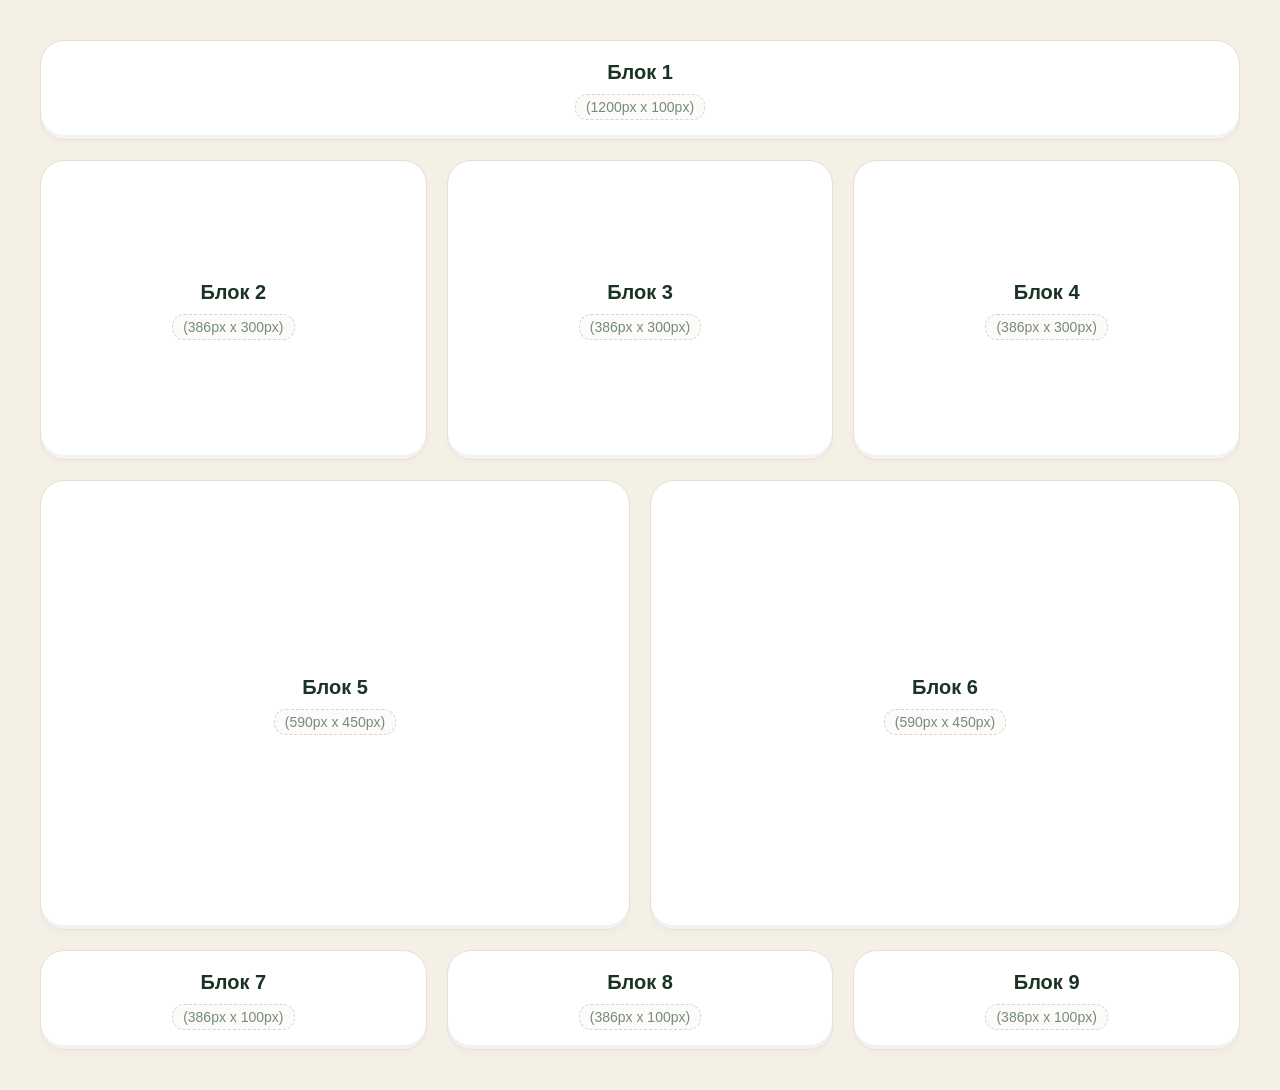
<file: LR5/index.html>
<!DOCTYPE html>
<html lang="ru">
<head>
    <meta charset="UTF-8">
    <meta name="viewport" content="width=device-width, initial-scale=1.0">
    <title>Вариант по макету с размерами</title>
    <link rel="stylesheet" href="CSS/style.css">
</head>
<body>
    <div class="container">
        <div class="block b1">Блок 1 <span></span></div>
        <div class="block b2">Блок 2 <span></span></div>
        <div class="block b3">Блок 3 <span></span></div>
        <div class="block b4">Блок 4 <span></span></div>
        <div class="block b5">Блок 5 <span></span></div>
        <div class="block b6">Блок 6 <span></span></div>
        <div class="block b7">Блок 7 <span></span></div>
        <div class="block b8">Блок 8 <span></span></div>
        <div class="block b9">Блок 9 <span></span></div>
    </div>
</body>
</html>
</file>
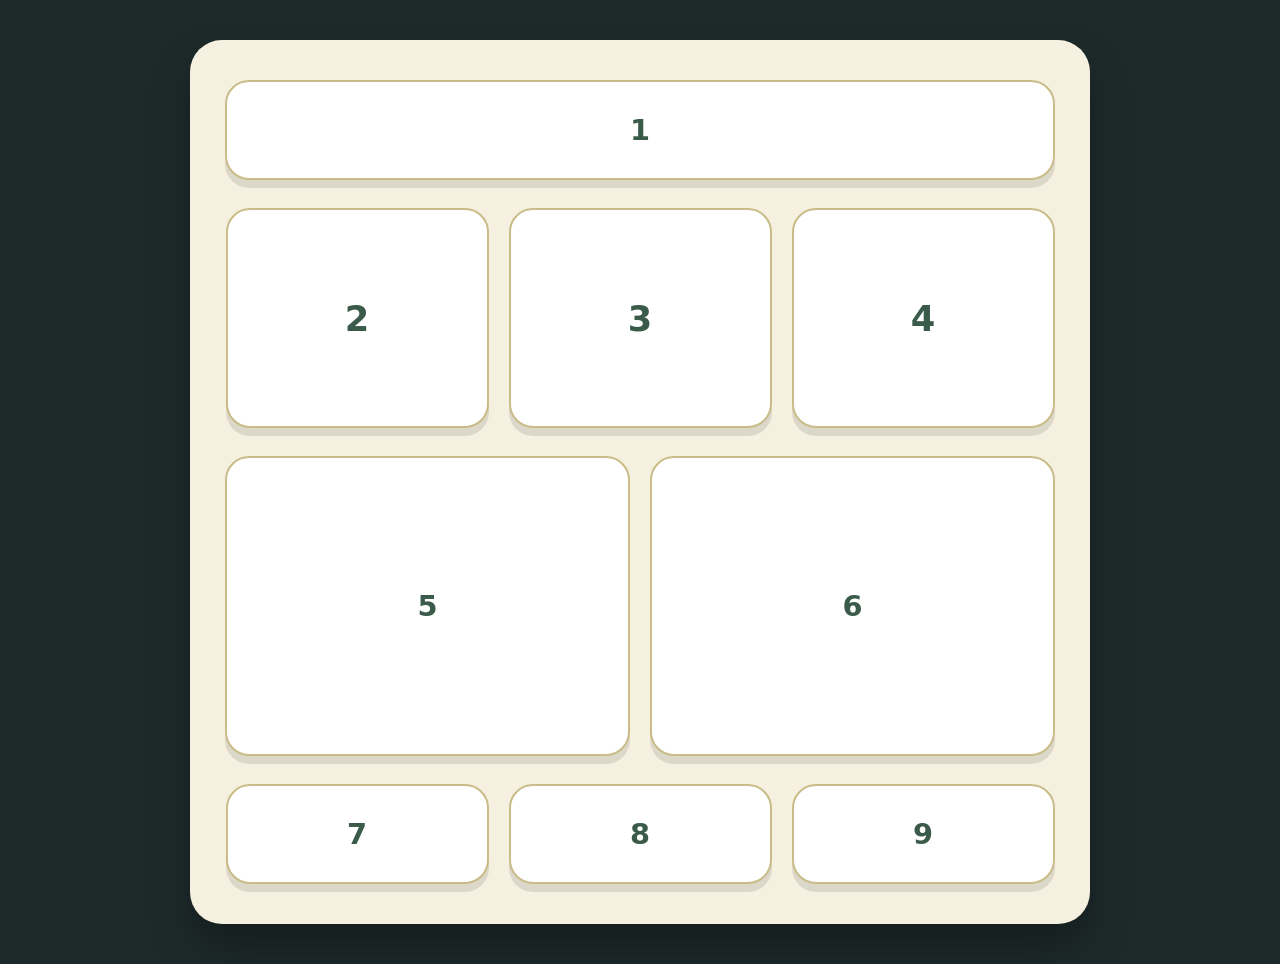
<file: LR6-LR7/index.html>
<!DOCTYPE html>
<html lang="ru">
<head>
    <meta charset="UTF-8">
    <meta name="viewport" content="width=device-width, initial-scale=1.0">
    <title>Сетка блоков | Фиксированная верстка</title>
    <link rel="stylesheet" href="CSS/style.css">
</head>
<body>
<div class="container">
    <div class="flex-grid">
        <!-- 1-й ряд: блок 1 -->
        <div class="row">
            <div class="block block-long">
                1
            </div>
        </div>

        <!-- 2-й ряд: 3 блока — блоки 2, 3, 4 -->
        <div class="row">
            <div class="block block-high">
                2
            </div>
            <div class="block block-high">
                3
            </div>
            <div class="block block-high">
                4
            </div>
        </div>

        <!-- 3-й ряд: 2 блока — блоки 5, 6 -->
        <div class="row row-three">
            <div class="block block-wide block-five">
                5
            </div>
            <div class="block block-wide block-six">
                6
            </div>
        </div>

        <!-- 4-й ряд: 3 блока — блоки 7, 8, 9 -->
        <div class="row">
            <div class="block block-triple">
                7
            </div>
            <div class="block block-triple">
                8
            </div>
            <div class="block block-triple">
                9
            </div>
        </div>
    </div>
</div>
</body>
</html>
</file>
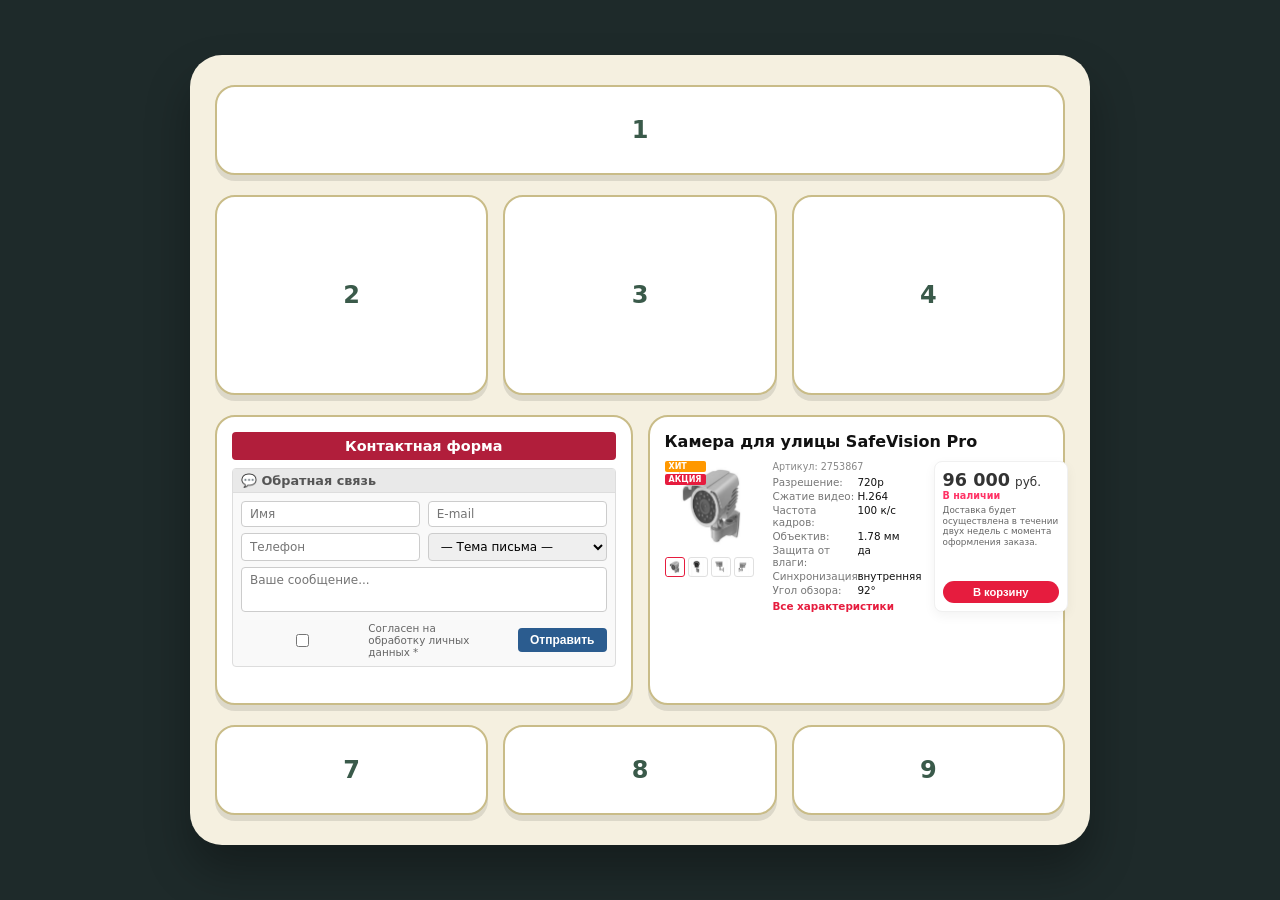
<file: LR8/index.html>
<!DOCTYPE html>
<html lang="ru">
<head>
    <meta charset="UTF-8">
    <meta name="viewport" content="width=device-width, initial-scale=1.0">
    <title>Сетка блоков | Фиксированная верстка</title>
    <link rel="stylesheet" href="CSS/style.css">
</head>
<body>
<div class="container">
    <div class="flex-grid">
        <!-- 1-й ряд: блок 1 -->
        <div class="row">
            <div class="block block-long">
                1
            </div>
        </div>

        <!-- 2-й ряд: 3 блока — блоки 2, 3, 4 -->
        <div class="row">
            <div class="block block-high">
                2
            </div>
            <div class="block block-high">
                3
            </div>
            <div class="block block-high">
                4
            </div>
        </div>

        <!-- 3-й ряд: 2 блока — блоки 5, 6 -->
        <div class="row row-three">
            <!-- Блок 5: Контактная форма -->
            <div class="block block-wide block-five content-block">
                <div class="form-header">Контактная форма</div>
                <form class="contact-form">
                    <div class="form-title">💬 Обратная связь</div>
                    <div class="form-row">
                        <input type="text" placeholder="Имя">
                        <input type="email" placeholder="E-mail">
                    </div>
                    <div class="form-row">
                        <input type="tel" placeholder="Телефон">
                        <select>
                            <option>— Тема письма —</option>
                        </select>
                    </div>
                    <textarea placeholder="Ваше сообщение..."></textarea>
                    <div class="form-footer">
                        <label class="checkbox-label">
                            <input type="checkbox"> <span>Согласен на обработку личных данных *</span>
                        </label>
                        <button type="submit" class="btn-submit">Отправить</button>
                    </div>
                </form>
            </div>

            <!-- Блок 6: Карточка товара SafeVision Pro (Точь-в-точь по макету) -->
            <div class="block block-wide block-six content-block target-product-card">
                <h2 class="main-product-title">Камера для улицы SafeVision Pro</h2>
                
                <div class="product-layout">
                    <!-- Левая колонка: Фото, бейджи и галерея миниатюр -->
                    <div class="layout-left">
                        <div class="image-wrapper">
                            <div class="badges">
                                <span class="badge badge-hit">Хит</span>
                                <span class="badge badge-action">Акция</span>
                            </div>

                            <img src="Image/1.png" alt="SafeVision Pro" class="main-image">
                        </div>
                        
                        <!-- Миниатюры для выбора фото -->
                        <div class="thumbs-gallery">
                            <div class="thumb-item active"><img src="Image/2.png" alt="Вид 1"></div>
                            <div class="thumb-item"><img src="Image/3.png" alt="Вид 2"></div>
                            <div class="thumb-item"><img src="Image/4.png" alt="Вид 3"></div>
                            <div class="thumb-item"><img src="Image/5.png" alt="Вид 4"></div>
                        </div>
                    </div>

                    <!-- Средняя колонка: Артикул и технические характеристики -->
                    <div class="layout-center">
                        <div class="meta-articul">Артикул: <span>2753867</span></div>
                        
                        <div class="spec-table">
                            <div class="spec-row">
                                <span class="spec-label">Разрешение:</span>
                                <span class="spec-value">720p</span>
                            </div>
                            <div class="spec-row">
                                <span class="spec-label">Сжатие видео:</span>
                                <span class="spec-value">H.264</span>
                            </div>
                            <div class="spec-row">
                                <span class="spec-label">Частота кадров:</span>
                                <span class="spec-value">100 к/с</span>
                            </div>
                            <div class="spec-row">
                                <span class="spec-label">Объектив:</span>
                                <span class="spec-value">1.78 мм</span>
                            </div>
                            <div class="spec-row">
                                <span class="spec-label">Защита от влаги:</span>
                                <span class="spec-value">да</span>
                            </div>
                            <div class="spec-row">
                                <span class="spec-label">Синхронизация:</span>
                                <span class="spec-value">внутренняя</span>
                            </div>
                            <div class="spec-row">
                                <span class="spec-label">Угол обзора:</span>
                                <span class="spec-value">92°</span>
                            </div>
                        </div>
                        
                        <a href="#" class="all-specs-link">Все характеристики</a>
                    </div>

                    <!-- Правая колонка: Белая плашка покупки с тенью -->
                    <div class="layout-right">
                        <div class="purchase-box">
                            <div class="price-row">
                                <span class="num">96 000</span> <span class="currency">руб.</span>
                            </div>
                            <div class="status-stock">В наличии</div>
                            <p class="delivery-info">
                                Доставка будет осуществлена в течении двух недель с момента оформления заказа.
                            </p>
                            <button type="button" class="btn-add-to-cart">В корзину</button>
                        </div>
                    </div>
                </div>
            </div>
        </div>

        <!-- 4-й ряд: 3 блока — блоки 7, 8, 9 -->
        <div class="row">
            <div class="block block-triple">
                7
            </div>
            <div class="block block-triple">
                8
            </div>
            <div class="block block-triple">
                9
            </div>
        </div>
    </div>
</div>
</body>
</html>
</file>
<file: LR10-12/CSS/style.css>
/* style.css */
* {
    margin: 0;
    padding: 0;
    box-sizing: border-box;
}

body {
    font-family: 'Segoe UI', Tahoma, Geneva, Verdana, sans-serif;
    background: #f4f7fc;
    padding: 30px 20px;
}

.container {
    max-width: 900px;
    margin: 0 auto;
    background: #ffffff;
    border-radius: 20px;
    box-shadow: 0 10px 30px rgba(0, 0, 0, 0.1);
    padding: 30px 40px;
}

h1 {
    font-size: 28px;
    color: #1e2a3a;
    border-bottom: 3px solid #3b82f6;
    padding-bottom: 8px;
    display: inline-block;
}

.subtitle {
    margin-top: 8px;
    color: #4b5563;
    font-style: italic;
    margin-bottom: 30px;
}

.task {
    background: #f9fafc;
    border-left: 5px solid #3b82f6;
    padding: 18px 22px;
    margin-bottom: 28px;
    border-radius: 12px;
    box-shadow: 0 2px 8px rgba(0, 0, 0, 0.03);
    transition: all 0.2s ease;
}

.task:hover {
    background: #f1f5f9;
    border-left-color: #2563eb;
}

.task h2 {
    font-size: 18px;
    color: #1e293b;
    margin-bottom: 6px;
}

.task p {
    color: #334155;
    margin-bottom: 8px;
    font-size: 15px;
}

button {
    background: #3b82f6;
    color: white;
    border: none;
    padding: 10px 24px;
    font-size: 15px;
    font-weight: 600;
    border-radius: 30px;
    cursor: pointer;
    transition: background 0.2s, transform 0.1s;
    box-shadow: 0 4px 10px rgba(59, 130, 246, 0.3);
}

button:hover {
    background: #2563eb;
    transform: scale(1.02);
}

button:active {
    transform: scale(0.98);
}

.output-box {
    background: #ffffff;
    border: 1px solid #e2e8f0;
    border-radius: 12px;
    padding: 16px 20px;
    margin-top: 12px;
    font-size: 15px;
    color: #0f172a;
    line-height: 1.7;
    box-shadow: inset 0 1px 3px rgba(0, 0, 0, 0.02);
}

.output-box p {
    margin: 4px 0;
}

.output-box strong {
    color: #1e293b;
    font-weight: 600;
}

/* Для списка группы в задании 2 */
#groupOutput p {
    margin: 2px 0;
    font-family: 'Courier New', monospace;
    font-size: 14px;
}
</file>
<file: Lr14/CSS/style.css>
/* ==========================================================================
   1. СБРОС СТИЛЕЙ И НАСТРОЙКИ ПЕРЕМЕННЫХ
   ========================================================================== */
:root {
    --primary-gradient: linear-gradient(135deg, #FF6F43 0%, #FF2E93 100%);
    --bg-light-gradient: linear-gradient(180deg, #FFF6F1 0%, #FFFFFF 100%);
    --violet-banner: #7026ED;
    --footer-bg: #FF5A36;
    
    --text-dark: #1E1F24;
    --text-muted: #8A8D9F;
    --text-white: #FFFFFF;
    
    --card-radius: 16px;
    --btn-radius: 30px;
    --transition: all 0.3s cubic-bezier(0.25, 0.8, 0.25, 1);
}

* {
    margin: 0;
    padding: 0;
    box-sizing: border-box;
}

body {
    font-family: 'Inter', 'Segoe UI', system-ui, sans-serif;
    background-color: #FFFFFF;
    color: var(--text-dark);
    overflow-x: hidden;
}

.container {
    width: 100%;
    max-width: 1240px;
    margin: 0 auto;
    padding: 0 20px;
}

img {
    max-width: 100%;
    display: block;
}

a {
    text-decoration: none;
    color: inherit;
    transition: var(--transition);
}

/* ==========================================================================
   2. ОБЩИЕ СТИЛИ ДЛЯ КНОПОК
   ========================================================================== */
.btn {
    display: inline-flex;
    align-items: center;
    justify-content: center;
    padding: 14px 28px;
    border-radius: var(--btn-radius);
    font-size: 15px;
    font-weight: 600;
    border: none;
    cursor: pointer;
    transition: var(--transition);
}

.btn-primary {
    background: var(--primary-gradient);
    color: var(--text-white);
}

.btn-primary:hover {
    opacity: 0.9;
    transform: translateY(-2px);
    box-shadow: 0 10px 20px rgba(255, 111, 67, 0.3);
}

.btn-outline {
    background: transparent;
    border: 2px solid #FF6F43;
    color: #FF6F43;
}

.btn-outline:hover {
    background: #FF6F43;
    color: var(--text-white);
}

.btn-white {
    background: var(--text-white);
    color: #FF5A36;
}

.btn-white:hover {
    box-shadow: 0 10px 20px rgba(0,0,0,0.15);
    transform: scale(1.02);
}

.section-title {
    font-size: 32px;
    font-weight: 700;
    text-align: center;
    margin-bottom: 40px;
}

.section-title span {
    background: var(--primary-gradient);
    background-clip: text;
    -webkit-background-clip: text;
    color: transparent;
}

/* ==========================================================================
   3. ШАПКА САЙТА (HEADER & HERO)
   ========================================================================== */
.header {
    background: var(--bg-light-gradient);
    position: relative;
    padding-bottom: 100px;
}

.header::after {
    content: '';
    position: absolute;
    top: 0;
    right: 0;
    width: 400px;
    height: 450px;
    background: url('../Image/patno.png') no-repeat right top;
    background-size: contain;
    pointer-events: none;
    z-index: 1;
}

.header::before {
    content: '';
    position: absolute;
    top: 250px;
    left: 0;
    width: 180px;
    height: 250px;
    background: url('../Image/patno.png') no-repeat left center;
    background-size: contain;
    pointer-events: none;
    opacity: 0.5;
}

.navbar {
    display: flex;
    align-items: center;
    justify-content: space-between;
    padding: 24px 0;
    position: relative;
    z-index: 10;
}

.logo img {
    height: 40px;
}

.nav-links {
    display: flex;
    list-style: none;
    gap: 32px;
}

.nav-links a {
    font-size: 15px;
    font-weight: 500;
    position: relative;
}

.nav-links a::after {
    content: '';
    position: absolute;
    bottom: -5px;
    left: 0;
    width: 0;
    height: 2px;
    background: var(--primary-gradient);
    transition: width 0.3s ease;
}

.nav-links a:hover::after {
    width: 100%;
}

.nav-links a:hover {
    color: #FF6F43;
}

.nav-auth {
    display: flex;
    align-items: center;
    gap: 20px;
}

.btn-login {
    font-weight: 500;
    font-size: 15px;
}

.btn-login:hover {
    color: #FF6F43;
}

.hamburger {
    display: none;
    flex-direction: column;
    cursor: pointer;
    gap: 5px;
    z-index: 20;
}

.hamburger span {
    width: 25px;
    height: 3px;
    background: #333;
    transition: 0.3s;
    border-radius: 3px;
}

.hero {
    text-align: center;
    margin-top: 80px;
    position: relative;
    z-index: 5;
}

.hero h1 {
    font-size: 48px;
    font-weight: 800;
    line-height: 1.2;
    margin-bottom: 16px;
    letter-spacing: -0.5px;
    background: var(--primary-gradient);
    background-clip: text;
    -webkit-background-clip: text;
    color: transparent;
}

.hero p {
    color: var(--text-muted);
    font-size: 16px;
    margin-bottom: 40px;
}

.search-filter {
    background: #FFFFFF;
    box-shadow: 0px 16px 40px rgba(255, 90, 54, 0.08);
    border-radius: 60px;
    padding: 8px 8px 8px 24px;
    display: inline-flex;
    align-items: center;
    gap: 15px;
    max-width: 820px;
    width: 100%;
    margin: 40px auto 0;
}

.filter-item {
    flex: 1;
}

.filter-select {
    border: none;
    outline: none;
    font-size: 14px;
    font-weight: 500;
    color: #1E1F24;
    background: transparent;
    width: 100%;
    padding: 12px 0;
    cursor: pointer;
    appearance: none;
}

.btn-submit {
    background: #E64057;
    color: #FFFFFF;
    font-size: 15px;
    font-weight: 700;
    padding: 14px 40px;
    border-radius: 40px;
    border: none;
    cursor: pointer;
    transition: var(--transition);
    white-space: nowrap;
}

.btn-submit:hover {
    background: #D5334A;
    transform: scale(1.02);
    box-shadow: 0 5px 15px rgba(230, 64, 87, 0.4);
}

/* ==========================================================================
   4. СЕТКА КАТЕГОРИЙ
   ========================================================================== */
.categories {
    padding: 80px 0;
}

.grid-4-columns {
    display: grid;
    grid-template-columns: repeat(4, 1fr);
    gap: 24px;
}

.category-card {
    position: relative;
    height: 210px;
    border-radius: 16px;
    overflow: hidden;
    cursor: pointer;
    transition: var(--transition);
}

.category-card:hover {
    transform: translateY(-8px);
    box-shadow: 0 20px 30px rgba(0, 0, 0, 0.15);
}

.category-card img {
    width: 100%;
    height: 100%;
    object-fit: cover;
    transition: transform 0.5s ease, filter 0.3s ease;
    filter: brightness(0.95);
}

.category-card:hover img {
    transform: scale(1.05);
    filter: brightness(1.05);
}

.card-overlay {
    position: absolute;
    bottom: 0;
    left: 0;
    right: 0;
    background: linear-gradient(0deg, rgba(0, 0, 0, 0.75) 0%, rgba(0, 0, 0, 0) 100%);
    padding: 20px;
    text-align: left;
}

.card-overlay span {
    color: #FFFFFF;
    font-weight: 700;
    font-size: 18px;
}

/* ==========================================================================
   5. СПЕЦПРЕДЛОЖЕНИЯ
   ========================================================================== */
.offers {
    padding: 60px 0;
}

.section-header {
    display: flex;
    justify-content: space-between;
    align-items: center;
    margin-bottom: 30px;
}

.section-header h2 {
    font-size: 26px;
    color: #2b2a4c;
    font-weight: 700;
}

.link-all {
    color: #e53952;
    text-decoration: none;
    font-size: 14px;
    font-weight: 600;
    border-bottom: 2px solid #e53952;
    padding-bottom: 3px;
    transition: 0.3s;
}

.link-all:hover {
    color: #ff6f43;
    border-color: #ff6f43;
    letter-spacing: 0.5px;
}

.offer-card {
    background: #ffffff;
    border-radius: 16px;
    overflow: hidden;
    box-shadow: 0 5px 15px rgba(0, 0, 0, 0.05);
    transition: var(--transition);
}

.offer-card:hover {
    transform: translateY(-5px);
    box-shadow: 0 20px 30px rgba(0, 0, 0, 0.1);
}

.offer-img-box {
    position: relative;
    width: 100%;
    aspect-ratio: 1 / 1;
    overflow: hidden;
}

.offer-img-box img {
    width: 100%;
    height: 100%;
    object-fit: cover;
    transition: transform 0.5s ease;
}

.offer-card:hover .offer-img-box img {
    transform: scale(1.08);
}

.offer-info-box {
    padding: 15px;
    background-color: #ffffff;
}

.offer-info-box h4 {
    font-size: 15px;
    font-weight: 700;
    color: #1E1F24;
    margin-bottom: 8px;
}

.offer-info-box p {
    font-size: 13px;
    color: #8A8D9F;
}

/* ==========================================================================
   6. КАК МЫ РАБОТАЕМ
   ========================================================================== */
.how-we-work {
    padding: 80px 0;
    background-color: #faf9ff;
    width: 100%;
}

.steps-container {
    display: flex;
    justify-content: space-between;
    align-items: center;
    position: relative;
    max-width: 1200px;
    margin: 0 auto;
    padding: 40px 0;
}

.steps-container::before {
    content: "";
    position: absolute;
    top: 50%;
    left: 50px;
    right: 50px;
    height: 2px;
    border-top: 2px dashed #e1e1e9;
    z-index: 1;
    transform: translateY(-50%);
}

.step-node {
    flex: 1;
    display: flex;
    flex-direction: column;
    align-items: center;
    text-align: center;
    position: relative;
    z-index: 2;
    transition: transform 0.3s;
}

.step-node:hover {
    transform: translateY(-5px);
}

.step-node p {
    font-family: 'Montserrat', sans-serif;
    font-size: 13px;
    color: #4a4a4a;
    line-height: 1.5;
    font-weight: 500;
    max-width: 180px;
    margin-top: 15px;
}

.step-circle {
    width: 100px;
    height: 100px;
    border-radius: 50%;
    overflow: hidden;
    background: #ffffff;
    box-shadow: 0 8px 25px rgba(0, 0, 0, 0.08);
    transition: 0.3s;
}

.step-node:hover .step-circle {
    box-shadow: 0 0 0 5px rgba(109, 93, 252, 0.2);
}

.step-circle img {
    width: 100%;
    height: 100%;
    object-fit: cover;
    display: block;
}

/* ==========================================================================
   7. FAQ
   ========================================================================== */
.faq-section {
    background-color: #f9f9fc;
    padding: 60px 0;
    width: 100%;
}

.faq-title {
    text-align: center;
    font-family: 'Montserrat', sans-serif;
    font-size: 28px;
    color: #2b2a4c;
    margin-bottom: 40px;
    font-weight: 500;
}

.faq-title span {
    font-weight: 700;
}

.faq-container {
    max-width: 800px;
    margin: 0 auto;
    background: #ffffff;
    border-radius: 4px;
    box-shadow: 0 4px 12px rgba(0, 0, 0, 0.02);
}

.faq-item {
    border-bottom: 1px solid #f1f1f5;
}

.faq-item:last-child {
    border-bottom: none;
}

.faq-input {
    display: none;
}

.faq-trigger {
    display: flex;
    align-items: center;
    padding: 20px 25px;
    font-family: 'Montserrat', sans-serif;
    font-size: 14px;
    color: #4a4a4a;
    font-weight: 500;
    cursor: pointer;
    position: relative;
    user-select: none;
    transition: 0.3s;
}

.faq-trigger:hover {
    color: #ff5a5a;
    padding-left: 30px;
}

.faq-trigger::before {
    content: "";
    display: inline-block;
    margin-right: 15px;
    width: 0;
    height: 0;
    border-left: 6px solid transparent;
    border-right: 6px solid transparent;
    border-top: 7px solid #ff5a5a;
    transition: transform 0.3s ease;
    transform-origin: center center;
}

.faq-content {
    max-height: 0;
    overflow: hidden;
    transition: max-height 0.4s ease, padding 0.3s ease;
    padding: 0 25px 0 52px;
}

.faq-content p {
    font-family: 'Montserrat', sans-serif;
    font-size: 13px;
    color: #777777;
    line-height: 1.5;
    margin: 0 0 20px 0;
}

.faq-input:checked ~ .faq-content {
    max-height: 200px;
    padding-bottom: 5px;
}

.faq-input:checked ~ .faq-trigger::before {
    transform: rotate(-180deg);
}

.faq-action {
    text-align: center;
    margin-top: 40px;
}

/* ==========================================================================
   8. ПОПУЛЯРНЫЕ АРТИСТЫ
   ========================================================================== */
.popular-artists {
    padding: 60px 0;
    background-color: #ffffff;
    width: 100%;
}

.artists-title {
    text-align: center;
    font-family: 'Montserrat', sans-serif;
    font-size: 28px;
    color: #2b2a4c;
    margin-bottom: 40px;
    font-weight: 500;
}

.artists-title span {
    font-weight: 700;
}

.artists-grid {
    display: grid;
    grid-template-columns: repeat(4, 1fr);
    gap: 24px;
    max-width: 1200px;
    margin: 0 auto;
}

.artist-card {
    position: relative;
    aspect-ratio: 4 / 5;
    border-radius: 12px;
    overflow: hidden;
    background-color: #1a1a1a;
    box-shadow: 0 4px 15px rgba(0, 0, 0, 0.05);
    transition: transform 0.3s ease, box-shadow 0.3s ease;
    cursor: pointer;
}

.artist-card:hover {
    transform: translateY(-8px);
    box-shadow: 0 20px 30px rgba(0, 0, 0, 0.2);
}

.artist-card img {
    width: 100%;
    height: 100%;
    object-fit: cover;
    display: block;
    transition: transform 0.5s ease;
}

.artist-card:hover img {
    transform: scale(1.08);
}

.artist-overlay {
    position: absolute;
    top: 0;
    left: 0;
    width: 100%;
    height: 100%;
    background: linear-gradient(0deg, rgba(0, 0, 0, 0.9) 0%, rgba(0, 0, 0, 0.4) 50%, rgba(0, 0, 0, 0) 100%);
    display: flex;
    flex-direction: column;
    justify-content: flex-end;
    padding: 18px;
    box-sizing: border-box;
}

.artist-name {
    color: #ffffff;
    font-family: 'Montserrat', sans-serif;
    font-size: 13px;
    font-weight: 600;
    line-height: 1.4;
    margin: 0 0 10px 0;
}

.artist-overlay p {
    color: #ffffff;
    font-size: 12px;
}

/* ==========================================================================
   9. ЦЕНТРАЛЬНЫЙ БАННЕР
   ========================================================================== */
.cta-base-banner {
    background: var(--primary-gradient);
    border-radius: 24px;
    padding: 70px 40px;
    text-align: center;
    color: var(--text-white);
    margin: 60px auto;
    max-width: 1200px;
    position: relative;
    overflow: hidden;
}

.cta-base-banner h2 {
    font-size: 40px;
    font-weight: 800;
    margin-bottom: 14px;
}

.cta-base-banner p {
    font-size: 17px;
    opacity: 0.95;
    margin-bottom: 36px;
}

/* ==========================================================================
   10. ФОРМА ОБРАТНОЙ СВЯЗИ
   ========================================================================== */
.contact-form-section {
    padding: 80px 0;
    background: linear-gradient(135deg, #f5f7ff 0%, #ffffff 100%);
}

.form-wrapper {
    max-width: 800px;
    margin: 0 auto;
    background: white;
    padding: 40px;
    border-radius: 30px;
    box-shadow: 0 20px 40px rgba(0, 0, 0, 0.08);
    transition: transform 0.3s;
}

.form-wrapper:hover {
    transform: translateY(-5px);
}

.feedback-form .form-row {
    display: grid;
    grid-template-columns: 1fr 1fr;
    gap: 20px;
}

.form-group {
    margin-bottom: 20px;
}

.form-group input,
.form-group textarea {
    width: 100%;
    padding: 15px 20px;
    border: 2px solid #e1e1e8;
    border-radius: 12px;
    font-family: inherit;
    font-size: 15px;
    transition: 0.3s;
}

.form-group input:focus,
.form-group textarea:focus {
    outline: none;
    border-color: #ff5a5a;
    box-shadow: 0 0 0 3px rgba(255, 90, 90, 0.1);
}

.checkbox-group {
    display: flex;
    align-items: center;
    gap: 10px;
}

.checkbox-group input {
    width: auto;
    margin: 0;
}

.checkbox-group label {
    font-size: 14px;
    color: #666;
}

.checkbox-group a {
    color: #ff5a5a;
    text-decoration: underline;
}

.feedback-form .btn-submit {
    width: 100%;
    border-radius: 12px;
    padding: 15px;
    font-size: 16px;
}

/* ==========================================================================
   11. СЕКЦИЯ ОТЗЫВОВ
   ========================================================================== */
.reviews-section {
    padding: 80px 0 40px;
    text-align: center;
}

.section-subtitle {
    font-size: 15px;
    color: var(--text-muted);
    max-width: 650px;
    margin: -30px auto 50px;
    line-height: 1.6;
}

.reviews-grid {
    display: grid;
    grid-template-columns: repeat(3, 1fr);
    gap: 30px;
}

.review-card {
    background: #FFFFFF;
    border-radius: 16px;
    padding: 35px 30px;
    text-align: left;
    box-shadow: 0px 15px 40px rgba(0, 0, 0, 0.04);
    position: relative;
    border: 1px solid #F8F9FC;
    transition: var(--transition);
}

.review-card:hover {
    transform: translateY(-5px);
    box-shadow: 0px 20px 30px rgba(0, 0, 0, 0.08);
}

.review-card::before {
    content: '”';
    position: absolute;
    top: 25px;
    right: 30px;
    font-size: 90px;
    color: #FF8F6B;
    font-family: Georgia, serif;
    line-height: 0.6;
}

.reviewer-profile {
    display: flex;
    align-items: center;
    gap: 16px;
    margin-bottom: 24px;
}

.review-text {
    font-size: 14px;
    line-height: 1.6;
    color: #616473;
}

.slider-controls {
    display: flex;
    justify-content: center;
    gap: 24px;
    margin-top: 40px;
}

.slider-arrow {
    background: transparent;
    border: none;
    font-size: 28px;
    color: #FF5A36;
    cursor: pointer;
    transition: var(--transition);
    padding: 5px 10px;
}

.slider-arrow:hover {
    transform: scale(1.2);
    color: #FF2E93;
}

.brands-row {
    display: flex;
    justify-content: space-between;
    align-items: center;
    margin-top: 80px;
    padding: 0 40px;
    gap: 20px;
    flex-wrap: wrap;
}

/* ==========================================================================
   12. ФИОЛЕТОВЫЙ БАННЕР
   ========================================================================== */
.purple-cta-banner {
    background-color: #7026ED;
    padding: 45px 0;
    color: var(--text-white);
    position: relative;
    overflow: hidden;
}

.purple-banner-content {
    display: flex;
    justify-content: space-between;
    align-items: center;
}

.purple-banner-content h3 {
    font-size: 28px;
    font-weight: 600;
    letter-spacing: -0.5px;
}

.purple-banner-content h3 span {
    font-weight: 800;
}

.btn-banner-white {
    background: #FFFFFF;
    color: #FF2E93;
    padding: 16px 36px;
    border-radius: 8px;
    font-size: 15px;
    font-weight: 700;
    border: none;
    cursor: pointer;
    box-shadow: 0px 8px 25px rgba(0, 0, 0, 0.1);
    transition: var(--transition);
}

.btn-banner-white:hover {
    transform: translateY(-2px);
    box-shadow: 0px 12px 30px rgba(0, 0, 0, 0.15);
}

/* ==========================================================================
   13. ПОДВАЛ (FOOTER)
   ========================================================================== */
.main-footer {
    background: linear-gradient(90deg, #FF7B47 0%, #FF447B 100%);
    color: var(--text-white);
    padding: 70px 0 30px;
}

.footer-top-row {
    display: flex;
    justify-content: space-between;
    align-items: center;
    border-bottom: 1px solid rgba(255, 255, 255, 0.2);
    padding-bottom: 35px;
    margin-bottom: 45px;
}

.footer-logo {
    font-size: 28px;
    font-weight: 800;
    letter-spacing: -0.5px;
}

.footer-auth-buttons {
    display: flex;
    align-items: center;
    gap: 30px;
}

.footer-btn-link {
    font-size: 15px;
    font-weight: 600;
}

.footer-btn-link:hover {
    text-decoration: underline;
}

.footer-btn-box {
    border: 1px solid #FFFFFF;
    padding: 10px 32px;
    border-radius: 4px;
    font-size: 15px;
    font-weight: 600;
}

.footer-btn-box:hover {
    background: #FFFFFF;
    color: #FF447B;
}

.footer-grid {
    display: grid;
    grid-template-columns: repeat(6, 1fr);
    gap: 30px;
    border-bottom: 1px solid rgba(255, 255, 255, 0.2);
    padding-bottom: 50px;
}

.footer-column h4 {
    font-size: 16px;
    font-weight: 700;
    margin-bottom: 25px;
}

.footer-column ul {
    list-style: none;
}

.footer-column ul li {
    margin-bottom: 12px;
}

.footer-column ul li a {
    font-size: 14px;
    opacity: 0.9;
}

.footer-column ul li a:hover {
    text-decoration: underline;
    opacity: 1;
}

.footer-bottom-row {
    display: flex;
    justify-content: space-between;
    align-items: center;
    padding-top: 30px;
}

.copyright {
    font-size: 11px;
    font-weight: 600;
    opacity: 0.8;
    letter-spacing: 0.5px;
}

.copyright span {
    margin-left: 15px;
    text-decoration: underline;
    cursor: pointer;
}

.copyright span:hover {
    opacity: 1;
}

.footer-socials {
    display: flex;
    gap: 18px;
}

.social-link-icon {
    font-size: 20px;
    opacity: 0.9;
    transition: var(--transition);
}

.social-link-icon:hover {
    opacity: 1;
    transform: scale(1.1);
}

/* ==========================================================================
   14. АДАПТИВНОСТЬ
   ========================================================================== */
@media (max-width: 800px) {
    .container { max-width: 720px; }
    
    .grid-4-columns { grid-template-columns: repeat(2, 1fr); gap: 20px; }
    .artists-grid { grid-template-columns: repeat(2, 1fr); }
    
    .steps-container { flex-wrap: wrap; gap: 40px; }
    .steps-container::before { display: none; }
    .step-node { flex: 0 0 calc(33.33% - 27px); }
    
    .search-filter {
        flex-wrap: wrap;
        border-radius: 20px;
        background: #fff;
        gap: 10px;
        padding: 15px;
    }
    .filter-item { flex: 1 0 100%; }
    .btn-submit { width: 100%; }
    
    .hero h1 { font-size: 36px; }
    
    .navbar .nav-links {
        position: fixed;
        top: 0;
        right: -100%;
        height: 100vh;
        width: 250px;
        background: white;
        flex-direction: column;
        padding: 80px 30px;
        box-shadow: -5px 0 15px rgba(0, 0, 0, 0.1);
        transition: 0.3s;
        z-index: 15;
    }
    .navbar .nav-links.active { right: 0; }
    .hamburger { display: flex; }
    .hamburger.active span:nth-child(1) { transform: rotate(45deg) translate(5px, 5px); }
    .hamburger.active span:nth-child(2) { opacity: 0; }
    .hamburger.active span:nth-child(3) { transform: rotate(-45deg) translate(7px, -6px); }
    .nav-auth { display: none; }
    
    .form-row { grid-template-columns: 1fr; }
    .footer-grid { grid-template-columns: repeat(3, 1fr); gap: 30px; }
    .reviews-grid { grid-template-columns: 1fr; }
    .purple-banner-content { flex-direction: column; text-align: center; gap: 20px; }
}

@media (max-width: 480px) {
    .container { padding: 0 15px; }
    .hero h1 { font-size: 28px; }
    .hero p { font-size: 14px; }
    .grid-4-columns { grid-template-columns: 1fr; }
    .artists-grid { grid-template-columns: 1fr; }
    .section-title { font-size: 24px; }
    .step-node { flex: 0 0 100%; }
    .search-filter { border-radius: 16px; padding: 15px; }
    .cta-base-banner { padding: 40px 20px; margin: 40px auto; }
    .cta-base-banner h2 { font-size: 28px; }
    .cta-base-banner p { font-size: 14px; }
    .form-wrapper { padding: 20px; }
    .footer-top-row { flex-direction: column; gap: 20px; text-align: center; }
    .footer-grid { grid-template-columns: 1fr; text-align: center; gap: 30px; }
    .footer-bottom-row { flex-direction: column-reverse; gap: 20px; text-align: center; }
    .purple-banner-content h3 { font-size: 22px; }
    .btn-banner-white { padding: 12px 24px; }
    .faq-trigger { font-size: 12px; padding: 15px; }
    .review-card { padding: 25px 20px; }
}

/* ==========================================================================
   15. АНИМАЦИЯ ПРИ СКРОЛЛЕ
   ========================================================================== */
@keyframes fadeInUp {
    from { opacity: 0; transform: translateY(30px); }
    to { opacity: 1; transform: translateY(0); }
}

.fade-animate {
    opacity: 0;
    transform: translateY(40px);
    transition: opacity 0.6s ease, transform 0.6s ease;
}

.fade-animate.visible {
    opacity: 1;
    transform: translateY(0);
}

.section-header h2::before {
    content: '✨';
    margin-right: 10px;
    font-size: 24px;
}

/* ==========================================================================
   16. BOM DASHBOARD
   ========================================================================== */
.bom-section {
    padding: 80px 0;
    background-color: #f8f9ff;
}

.bom-grid {
    display: grid;
    grid-template-columns: repeat(auto-fit, minmax(220px, 1fr));
    gap: 20px;
    margin-top: 40px;
}

.bom-card {
    background: white;
    padding: 25px;
    border-radius: 16px;
    box-shadow: 0 10px 30px rgba(0,0,0,0.05);
    border-top: 4px solid #7026ED;
    transition: 0.3s;
}

.bom-card:hover {
    transform: translateY(-5px);
}

.bom-card h3 {
    font-size: 18px;
    color: #1E1F24;
    margin-bottom: 15px;
    font-family: 'Montserrat', sans-serif;
}

.bom-card p {
    font-size: 14px;
    color: #8A8D9F;
    margin-bottom: 15px;
}

.bom-buttons {
    display: flex;
    flex-direction: column;
    gap: 8px;
}

.btn-mini {
    padding: 8px;
    font-size: 12px;
    background: #f0f2f5;
    border: none;
    border-radius: 8px;
    cursor: pointer;
    text-align: left;
    font-weight: 600;
    transition: 0.2s;
}

.btn-mini:hover {
    background: #FF6F43;
    color: white;
}

#page-timer {
    font-weight: bold;
    color: #FF2E93;
}

/* ==========================================================================
   17. DOM DASHBOARD (лабораторная работа)
   ========================================================================== */
.dom-section {
    padding: 80px 0;
    background: linear-gradient(180deg, #ffffff 0%, #f8f9ff 100%);
}

.dom-section .section-subtitle {
    text-align: center;
    margin-top: -20px;
    margin-bottom: 50px;
    color: #8A8D9F;
    font-size: 15px;
}

.dom-block {
    background: #ffffff;
    border-radius: 20px;
    padding: 30px 35px;
    margin-bottom: 30px;
    box-shadow: 0 10px 30px rgba(112, 38, 237, 0.06);
    border-left: 5px solid #7026ED;
}

.dom-block-title {
    font-family: 'Montserrat', sans-serif;
    font-size: 20px;
    font-weight: 700;
    color: #1E1F24;
    margin-bottom: 10px;
}

.dom-block-title code {
    background: #f0f2f5;
    padding: 2px 8px;
    border-radius: 4px;
    font-size: 16px;
    color: #7026ED;
    font-family: 'Courier New', monospace;
}

.dom-hint {
    font-size: 13px;
    color: #8A8D9F;
    margin-bottom: 20px;
    line-height: 1.6;
}

.dom-hint code {
    background: #f0f2f5;
    padding: 2px 6px;
    border-radius: 4px;
    font-size: 12px;
    color: #7026ED;
    font-family: 'Courier New', monospace;
}

.dom-demo-area {
    background: #FAFBFF;
    border: 2px dashed #e1e1e8;
    border-radius: 12px;
    padding: 20px;
    margin-bottom: 20px;
    min-height: 60px;
}

.dom-buttons {
    display: flex;
    flex-wrap: wrap;
    gap: 8px;
    margin-bottom: 15px;
}

.dom-btn {
    background: #f0f2f5;
    padding: 10px 14px;
    font-size: 12px;
    font-weight: 600;
    border: none;
    border-radius: 8px;
    cursor: pointer;
    transition: all 0.2s;
    font-family: 'Courier New', monospace;
    color: #4a4a4a;
}

.dom-btn:hover {
    background: #7026ED;
    color: #ffffff;
    transform: translateY(-2px);
}

.dom-btn-accent {
    background: linear-gradient(135deg, #FF6F43, #FF2E93);
    color: #ffffff;
}

.dom-btn-accent:hover {
    background: linear-gradient(135deg, #e65f38, #e02682);
}

.dom-result {
    background: #1E1F24;
    color: #a5d6a7;
    padding: 15px 20px;
    border-radius: 10px;
    font-family: 'Courier New', monospace;
    font-size: 13px;
    line-height: 1.6;
    min-height: 50px;
    word-break: break-word;
}

.dom-result b {
    color: #FFB74D;
}

.dom-result code {
    background: rgba(255,255,255,0.1);
    padding: 1px 5px;
    border-radius: 3px;
    color: #FFB74D;
}

/* Демо-элементы */
.demo-text {
    font-size: 15px;
    color: #1E1F24;
    padding: 8px 0;
    transition: 0.3s;
}

.demo-item {
    padding: 8px 12px;
    margin: 6px 0;
    background: #ffffff;
    border-radius: 6px;
    transition: 0.3s;
    font-size: 14px;
}

[data-role="badge"] {
    display: inline-block;
    margin-top: 10px;
    background: linear-gradient(135deg, #FF6F43, #FF2E93);
    color: white;
    padding: 5px 12px;
    border-radius: 20px;
    font-size: 12px;
    font-weight: 600;
}

/* Навигация по DOM */
.nav-parent {
    background: #ffffff;
    padding: 15px;
    border-radius: 10px;
    border: 2px solid #e1e1e8;
    transition: 0.3s;
}

.nav-child {
    padding: 8px 12px;
    margin: 5px 0;
    background: #FAFBFF;
    border-radius: 6px;
    font-size: 14px;
    transition: 0.3s;
}

/* Создание элементов */
.create-item {
    padding: 8px 12px;
    margin: 5px 0;
    background: #ffffff;
    border-radius: 6px;
    font-size: 14px;
    transition: 0.3s;
    animation: fadeInUp 0.3s ease;
}

/* Атрибуты */
.attr-link {
    display: inline-block;
    color: #7026ED;
    font-weight: 600;
    padding: 8px 0;
    font-size: 15px;
    text-decoration: underline;
}

.attr-box {
    margin-top: 15px;
    padding: 20px;
    background: #FAFBFF;
    border-radius: 10px;
    text-align: center;
    font-weight: 600;
    transition: 0.3s;
    border: 2px solid #e1e1e8;
}

.attr-box.active {
    background: linear-gradient(135deg, #FF6F43, #FF2E93);
    color: white;
    border-color: transparent;
    transform: scale(1.02);
}

/* Стили */
.style-box {
    padding: 30px;
    background: #FAFBFF;
    border-radius: 12px;
    text-align: center;
    font-weight: 600;
    font-size: 16px;
    transition: all 0.3s ease;
    border: 2px solid #e1e1e8;
}

.style-box.highlight {
    background: linear-gradient(135deg, #FFD54F, #FF8A65);
    color: #1E1F24;
    transform: scale(1.03);
    box-shadow: 0 10px 30px rgba(255, 138, 101, 0.3);
}

/* События */
.dom-input {
    padding: 10px 15px;
    border: 2px solid #e1e1e8;
    border-radius: 8px;
    font-family: inherit;
    font-size: 14px;
    margin-right: 10px;
    transition: 0.3s;
}

.dom-input:focus {
    outline: none;
    border-color: #7026ED;
    box-shadow: 0 0 0 3px rgba(112, 38, 237, 0.1);
}

.event-list {
    margin-top: 15px;
}

.event-item {
    padding: 10px 15px;
    margin: 5px 0;
    background: #ffffff;
    border-radius: 8px;
    cursor: pointer;
    transition: 0.2s;
    border: 1px solid #e1e1e8;
    font-size: 14px;
}

.event-item:hover {
    background: #FAFBFF;
    transform: translateX(5px);
}

/* Комплексный пример */
.dom-toolbar {
    display: flex;
    flex-wrap: wrap;
    gap: 10px;
    margin-bottom: 20px;
    align-items: center;
}

.dynamic-list {
    list-style: none;
    padding: 0;
    margin: 0;
}

.dynamic-item {
    display: flex;
    justify-content: space-between;
    align-items: center;
    padding: 12px 18px;
    margin-bottom: 8px;
    background: #ffffff;
    border-radius: 10px;
    border-left: 4px solid #7026ED;
    font-size: 14px;
    transition: 0.2s;
    box-shadow: 0 2px 8px rgba(0,0,0,0.04);
}

.dynamic-item:hover {
    box-shadow: 0 5px 15px rgba(112, 38, 237, 0.15);
    transform: translateX(5px);
}

.li-remove {
    background: #FFE8E0;
    color: #FF2E93;
    border: none;
    width: 28px;
    height: 28px;
    border-radius: 50%;
    cursor: pointer;
    font-weight: bold;
    transition: 0.2s;
    font-size: 14px;
}

.li-remove:hover {
    background: #FF2E93;
    color: white;
    transform: rotate(90deg);
}

/* Адаптив для DOM-секции */
@media (max-width: 800px) {
    .dom-block { padding: 20px; }
    .dom-toolbar { flex-direction: column; align-items: stretch; }
    .dom-input { width: 100%; margin: 0 0 8px 0; }
    .dom-buttons { flex-direction: column; }
    .dom-btn { width: 100%; text-align: left; }
}

@media (max-width: 480px) {
    .dom-block-title { font-size: 16px; }
    .dom-result { font-size: 11px; }
}
</file>
<file: LR15/CSS/style.css>
/* ==========================================================================
   1. СБРОС СТИЛЕЙ И НАСТРОЙКИ ПЕРЕМЕННЫХ
   ========================================================================== */
:root {
    --primary-gradient: linear-gradient(135deg, #FF6F43 0%, #FF2E93 100%);
    --bg-light-gradient: linear-gradient(180deg, #FFF6F1 0%, #FFFFFF 100%);
    --violet-banner: #7026ED;
    --footer-bg: #FF5A36;
    
    --text-dark: #1E1F24;
    --text-muted: #8A8D9F;
    --text-white: #FFFFFF;
    
    --card-radius: 16px;
    --btn-radius: 30px;
    --transition: all 0.3s cubic-bezier(0.25, 0.8, 0.25, 1);
}

* {
    margin: 0;
    padding: 0;
    box-sizing: border-box;
}

body {
    font-family: 'Inter', 'Segoe UI', system-ui, sans-serif;
    background-color: #FFFFFF;
    color: var(--text-dark);
    overflow-x: hidden;
}

.container {
    width: 100%;
    max-width: 1240px;
    margin: 0 auto;
    padding: 0 20px;
}

img {
    max-width: 100%;
    display: block;
}

a {
    text-decoration: none;
    color: inherit;
    transition: var(--transition);
}

/* ==========================================================================
   2. ОБЩИЕ СТИЛИ ДЛЯ КНОПОК
   ========================================================================== */
.btn {
    display: inline-flex;
    align-items: center;
    justify-content: center;
    padding: 14px 28px;
    border-radius: var(--btn-radius);
    font-size: 15px;
    font-weight: 600;
    border: none;
    cursor: pointer;
    transition: var(--transition);
}

.btn-primary {
    background: var(--primary-gradient);
    color: var(--text-white);
}

.btn-primary:hover {
    opacity: 0.9;
    transform: translateY(-2px);
    box-shadow: 0 10px 20px rgba(255, 111, 67, 0.3);
}

.btn-outline {
    background: transparent;
    border: 2px solid #FF6F43;
    color: #FF6F43;
}

.btn-outline:hover {
    background: #FF6F43;
    color: var(--text-white);
}

.btn-white {
    background: var(--text-white);
    color: #FF5A36;
}

.btn-white:hover {
    box-shadow: 0 10px 20px rgba(0,0,0,0.15);
    transform: scale(1.02);
}

.section-title {
    font-size: 32px;
    font-weight: 700;
    text-align: center;
    margin-bottom: 40px;
}

.section-title span {
    background: var(--primary-gradient);
    background-clip: text;
    -webkit-background-clip: text;
    color: transparent;
}

/* ==========================================================================
   3. ШАПКА САЙТА (HEADER & HERO)
   ========================================================================== */
.header {
    background: var(--bg-light-gradient);
    position: relative;
    padding-bottom: 100px;
}

.header::after {
    content: '';
    position: absolute;
    top: 0;
    right: 0;
    width: 400px;
    height: 450px;
    background: url('../Image/patno.png') no-repeat right top;
    background-size: contain;
    pointer-events: none;
    z-index: 1;
}

.header::before {
    content: '';
    position: absolute;
    top: 250px;
    left: 0;
    width: 180px;
    height: 250px;
    background: url('../Image/patno.png') no-repeat left center;
    background-size: contain;
    pointer-events: none;
    opacity: 0.5;
}

.navbar {
    display: flex;
    align-items: center;
    justify-content: space-between;
    padding: 24px 0;
    position: relative;
    z-index: 10;
}

.logo img {
    height: 40px;
}

.nav-links {
    display: flex;
    list-style: none;
    gap: 32px;
}

.nav-links a {
    font-size: 15px;
    font-weight: 500;
    position: relative;
}

.nav-links a::after {
    content: '';
    position: absolute;
    bottom: -5px;
    left: 0;
    width: 0;
    height: 2px;
    background: var(--primary-gradient);
    transition: width 0.3s ease;
}

.nav-links a:hover::after {
    width: 100%;
}

.nav-links a:hover {
    color: #FF6F43;
}

.nav-auth {
    display: flex;
    align-items: center;
    gap: 20px;
}

.btn-login {
    font-weight: 500;
    font-size: 15px;
}

.btn-login:hover {
    color: #FF6F43;
}

.hamburger {
    display: none;
    flex-direction: column;
    cursor: pointer;
    gap: 5px;
    z-index: 20;
}

.hamburger span {
    width: 25px;
    height: 3px;
    background: #333;
    transition: 0.3s;
    border-radius: 3px;
}

.hero {
    text-align: center;
    margin-top: 80px;
    position: relative;
    z-index: 5;
}

.hero h1 {
    font-size: 48px;
    font-weight: 800;
    line-height: 1.2;
    margin-bottom: 16px;
    letter-spacing: -0.5px;
    background: var(--primary-gradient);
    background-clip: text;
    -webkit-background-clip: text;
    color: transparent;
}

.hero p {
    color: var(--text-muted);
    font-size: 16px;
    margin-bottom: 40px;
}

.search-filter {
    background: #FFFFFF;
    box-shadow: 0px 16px 40px rgba(255, 90, 54, 0.08);
    border-radius: 60px;
    padding: 8px 8px 8px 24px;
    display: inline-flex;
    align-items: center;
    gap: 15px;
    max-width: 820px;
    width: 100%;
    margin: 40px auto 0;
}

.filter-item {
    flex: 1;
}

.filter-select {
    border: none;
    outline: none;
    font-size: 14px;
    font-weight: 500;
    color: #1E1F24;
    background: transparent;
    width: 100%;
    padding: 12px 0;
    cursor: pointer;
    appearance: none;
}

.btn-submit {
    background: #E64057;
    color: #FFFFFF;
    font-size: 15px;
    font-weight: 700;
    padding: 14px 40px;
    border-radius: 40px;
    border: none;
    cursor: pointer;
    transition: var(--transition);
    white-space: nowrap;
}

.btn-submit:hover {
    background: #D5334A;
    transform: scale(1.02);
    box-shadow: 0 5px 15px rgba(230, 64, 87, 0.4);
}

/* ==========================================================================
   4. СЕТКА КАТЕГОРИЙ
   ========================================================================== */
.categories {
    padding: 80px 0;
}

.grid-4-columns {
    display: grid;
    grid-template-columns: repeat(4, 1fr);
    gap: 24px;
}

.category-card {
    position: relative;
    height: 210px;
    border-radius: 16px;
    overflow: hidden;
    cursor: pointer;
    transition: var(--transition);
}

.category-card:hover {
    transform: translateY(-8px);
    box-shadow: 0 20px 30px rgba(0, 0, 0, 0.15);
}

.category-card img {
    width: 100%;
    height: 100%;
    object-fit: cover;
    transition: transform 0.5s ease, filter 0.3s ease;
    filter: brightness(0.95);
}

.category-card:hover img {
    transform: scale(1.05);
    filter: brightness(1.05);
}

.card-overlay {
    position: absolute;
    bottom: 0;
    left: 0;
    right: 0;
    background: linear-gradient(0deg, rgba(0, 0, 0, 0.75) 0%, rgba(0, 0, 0, 0) 100%);
    padding: 20px;
    text-align: left;
}

.card-overlay span {
    color: #FFFFFF;
    font-weight: 700;
    font-size: 18px;
}

/* ==========================================================================
   5. СПЕЦПРЕДЛОЖЕНИЯ
   ========================================================================== */
.offers {
    padding: 60px 0;
}

.section-header {
    display: flex;
    justify-content: space-between;
    align-items: center;
    margin-bottom: 30px;
}

.section-header h2 {
    font-size: 26px;
    color: #2b2a4c;
    font-weight: 700;
}

.link-all {
    color: #e53952;
    text-decoration: none;
    font-size: 14px;
    font-weight: 600;
    border-bottom: 2px solid #e53952;
    padding-bottom: 3px;
    transition: 0.3s;
}

.link-all:hover {
    color: #ff6f43;
    border-color: #ff6f43;
    letter-spacing: 0.5px;
}

.offer-card {
    background: #ffffff;
    border-radius: 16px;
    overflow: hidden;
    box-shadow: 0 5px 15px rgba(0, 0, 0, 0.05);
    transition: var(--transition);
}

.offer-card:hover {
    transform: translateY(-5px);
    box-shadow: 0 20px 30px rgba(0, 0, 0, 0.1);
}

.offer-img-box {
    position: relative;
    width: 100%;
    aspect-ratio: 1 / 1;
    overflow: hidden;
}

.offer-img-box img {
    width: 100%;
    height: 100%;
    object-fit: cover;
    transition: transform 0.5s ease;
}

.offer-card:hover .offer-img-box img {
    transform: scale(1.08);
}

.offer-info-box {
    padding: 15px;
    background-color: #ffffff;
}

.offer-info-box h4 {
    font-size: 15px;
    font-weight: 700;
    color: #1E1F24;
    margin-bottom: 8px;
}

.offer-info-box p {
    font-size: 13px;
    color: #8A8D9F;
}

/* ==========================================================================
   6. КАК МЫ РАБОТАЕМ
   ========================================================================== */
.how-we-work {
    padding: 80px 0;
    background-color: #faf9ff;
    width: 100%;
}

.steps-container {
    display: flex;
    justify-content: space-between;
    align-items: center;
    position: relative;
    max-width: 1200px;
    margin: 0 auto;
    padding: 40px 0;
}

.steps-container::before {
    content: "";
    position: absolute;
    top: 50%;
    left: 50px;
    right: 50px;
    height: 2px;
    border-top: 2px dashed #e1e1e9;
    z-index: 1;
    transform: translateY(-50%);
}

.step-node {
    flex: 1;
    display: flex;
    flex-direction: column;
    align-items: center;
    text-align: center;
    position: relative;
    z-index: 2;
    transition: transform 0.3s;
}

.step-node:hover {
    transform: translateY(-5px);
}

.step-node p {
    font-family: 'Montserrat', sans-serif;
    font-size: 13px;
    color: #4a4a4a;
    line-height: 1.5;
    font-weight: 500;
    max-width: 180px;
    margin-top: 15px;
}

.step-circle {
    width: 100px;
    height: 100px;
    border-radius: 50%;
    overflow: hidden;
    background: #ffffff;
    box-shadow: 0 8px 25px rgba(0, 0, 0, 0.08);
    transition: 0.3s;
}

.step-node:hover .step-circle {
    box-shadow: 0 0 0 5px rgba(109, 93, 252, 0.2);
}

.step-circle img {
    width: 100%;
    height: 100%;
    object-fit: cover;
    display: block;
}

/* ==========================================================================
   7. FAQ
   ========================================================================== */
.faq-section {
    background-color: #f9f9fc;
    padding: 60px 0;
    width: 100%;
}

.faq-title {
    text-align: center;
    font-family: 'Montserrat', sans-serif;
    font-size: 28px;
    color: #2b2a4c;
    margin-bottom: 40px;
    font-weight: 500;
}

.faq-title span {
    font-weight: 700;
}

.faq-container {
    max-width: 800px;
    margin: 0 auto;
    background: #ffffff;
    border-radius: 4px;
    box-shadow: 0 4px 12px rgba(0, 0, 0, 0.02);
}

.faq-item {
    border-bottom: 1px solid #f1f1f5;
}

.faq-item:last-child {
    border-bottom: none;
}

.faq-input {
    display: none;
}

.faq-trigger {
    display: flex;
    align-items: center;
    padding: 20px 25px;
    font-family: 'Montserrat', sans-serif;
    font-size: 14px;
    color: #4a4a4a;
    font-weight: 500;
    cursor: pointer;
    position: relative;
    user-select: none;
    transition: 0.3s;
}

.faq-trigger:hover {
    color: #ff5a5a;
    padding-left: 30px;
}

.faq-trigger::before {
    content: "";
    display: inline-block;
    margin-right: 15px;
    width: 0;
    height: 0;
    border-left: 6px solid transparent;
    border-right: 6px solid transparent;
    border-top: 7px solid #ff5a5a;
    transition: transform 0.3s ease;
    transform-origin: center center;
}

.faq-content {
    max-height: 0;
    overflow: hidden;
    transition: max-height 0.4s ease, padding 0.3s ease;
    padding: 0 25px 0 52px;
}

.faq-content p {
    font-family: 'Montserrat', sans-serif;
    font-size: 13px;
    color: #777777;
    line-height: 1.5;
    margin: 0 0 20px 0;
}

.faq-input:checked ~ .faq-content {
    max-height: 200px;
    padding-bottom: 5px;
}

.faq-input:checked ~ .faq-trigger::before {
    transform: rotate(-180deg);
}

.faq-action {
    text-align: center;
    margin-top: 40px;
}

/* ==========================================================================
   8. ПОПУЛЯРНЫЕ АРТИСТЫ
   ========================================================================== */
.popular-artists {
    padding: 60px 0;
    background-color: #ffffff;
    width: 100%;
}

.artists-title {
    text-align: center;
    font-family: 'Montserrat', sans-serif;
    font-size: 28px;
    color: #2b2a4c;
    margin-bottom: 40px;
    font-weight: 500;
}

.artists-title span {
    font-weight: 700;
}

.artists-grid {
    display: grid;
    grid-template-columns: repeat(4, 1fr);
    gap: 24px;
    max-width: 1200px;
    margin: 0 auto;
}

.artist-card {
    position: relative;
    aspect-ratio: 4 / 5;
    border-radius: 12px;
    overflow: hidden;
    background-color: #1a1a1a;
    box-shadow: 0 4px 15px rgba(0, 0, 0, 0.05);
    transition: transform 0.3s ease, box-shadow 0.3s ease;
    cursor: pointer;
}

.artist-card:hover {
    transform: translateY(-8px);
    box-shadow: 0 20px 30px rgba(0, 0, 0, 0.2);
}

.artist-card img {
    width: 100%;
    height: 100%;
    object-fit: cover;
    display: block;
    transition: transform 0.5s ease;
}

.artist-card:hover img {
    transform: scale(1.08);
}

.artist-overlay {
    position: absolute;
    top: 0;
    left: 0;
    width: 100%;
    height: 100%;
    background: linear-gradient(0deg, rgba(0, 0, 0, 0.9) 0%, rgba(0, 0, 0, 0.4) 50%, rgba(0, 0, 0, 0) 100%);
    display: flex;
    flex-direction: column;
    justify-content: flex-end;
    padding: 18px;
    box-sizing: border-box;
}

.artist-name {
    color: #ffffff;
    font-family: 'Montserrat', sans-serif;
    font-size: 13px;
    font-weight: 600;
    line-height: 1.4;
    margin: 0 0 10px 0;
}

.artist-overlay p {
    color: #ffffff;
    font-size: 12px;
}

/* ==========================================================================
   9. ЦЕНТРАЛЬНЫЙ БАННЕР
   ========================================================================== */
.cta-base-banner {
    background: var(--primary-gradient);
    border-radius: 24px;
    padding: 70px 40px;
    text-align: center;
    color: var(--text-white);
    margin: 60px auto;
    max-width: 1200px;
    position: relative;
    overflow: hidden;
}

.cta-base-banner h2 {
    font-size: 40px;
    font-weight: 800;
    margin-bottom: 14px;
}

.cta-base-banner p {
    font-size: 17px;
    opacity: 0.95;
    margin-bottom: 36px;
}

/* ==========================================================================
   10. ФОРМА ОБРАТНОЙ СВЯЗИ
   ========================================================================== */
.contact-form-section {
    padding: 80px 0;
    background: linear-gradient(135deg, #f5f7ff 0%, #ffffff 100%);
}

.form-wrapper {
    max-width: 800px;
    margin: 0 auto;
    background: white;
    padding: 40px;
    border-radius: 30px;
    box-shadow: 0 20px 40px rgba(0, 0, 0, 0.08);
    transition: transform 0.3s;
}

.form-wrapper:hover {
    transform: translateY(-5px);
}

.feedback-form .form-row {
    display: grid;
    grid-template-columns: 1fr 1fr;
    gap: 20px;
}

.form-group {
    margin-bottom: 20px;
}

.form-group input,
.form-group textarea {
    width: 100%;
    padding: 15px 20px;
    border: 2px solid #e1e1e8;
    border-radius: 12px;
    font-family: inherit;
    font-size: 15px;
    transition: 0.3s;
}

.form-group input:focus,
.form-group textarea:focus {
    outline: none;
    border-color: #ff5a5a;
    box-shadow: 0 0 0 3px rgba(255, 90, 90, 0.1);
}

.checkbox-group {
    display: flex;
    align-items: center;
    gap: 10px;
}

.checkbox-group input {
    width: auto;
    margin: 0;
}

.checkbox-group label {
    font-size: 14px;
    color: #666;
}

.checkbox-group a {
    color: #ff5a5a;
    text-decoration: underline;
}

.feedback-form .btn-submit {
    width: 100%;
    border-radius: 12px;
    padding: 15px;
    font-size: 16px;
}

/* ==========================================================================
   11. СЕКЦИЯ ОТЗЫВОВ
   ========================================================================== */
.reviews-section {
    padding: 80px 0 40px;
    text-align: center;
}

.section-subtitle {
    font-size: 15px;
    color: var(--text-muted);
    max-width: 650px;
    margin: -30px auto 50px;
    line-height: 1.6;
}

.reviews-grid {
    display: grid;
    grid-template-columns: repeat(3, 1fr);
    gap: 30px;
}

.review-card {
    background: #FFFFFF;
    border-radius: 16px;
    padding: 35px 30px;
    text-align: left;
    box-shadow: 0px 15px 40px rgba(0, 0, 0, 0.04);
    position: relative;
    border: 1px solid #F8F9FC;
    transition: var(--transition);
}

.review-card:hover {
    transform: translateY(-5px);
    box-shadow: 0px 20px 30px rgba(0, 0, 0, 0.08);
}

.review-card::before {
    content: '”';
    position: absolute;
    top: 25px;
    right: 30px;
    font-size: 90px;
    color: #FF8F6B;
    font-family: Georgia, serif;
    line-height: 0.6;
}

.reviewer-profile {
    display: flex;
    align-items: center;
    gap: 16px;
    margin-bottom: 24px;
}

.review-text {
    font-size: 14px;
    line-height: 1.6;
    color: #616473;
}

.slider-controls {
    display: flex;
    justify-content: center;
    gap: 24px;
    margin-top: 40px;
}

.slider-arrow {
    background: transparent;
    border: none;
    font-size: 28px;
    color: #FF5A36;
    cursor: pointer;
    transition: var(--transition);
    padding: 5px 10px;
}

.slider-arrow:hover {
    transform: scale(1.2);
    color: #FF2E93;
}

.brands-row {
    display: flex;
    justify-content: space-between;
    align-items: center;
    margin-top: 80px;
    padding: 0 40px;
    gap: 20px;
    flex-wrap: wrap;
}

/* ==========================================================================
   12. ФИОЛЕТОВЫЙ БАННЕР
   ========================================================================== */
.purple-cta-banner {
    background-color: #7026ED;
    padding: 45px 0;
    color: var(--text-white);
    position: relative;
    overflow: hidden;
}

.purple-banner-content {
    display: flex;
    justify-content: space-between;
    align-items: center;
}

.purple-banner-content h3 {
    font-size: 28px;
    font-weight: 600;
    letter-spacing: -0.5px;
}

.purple-banner-content h3 span {
    font-weight: 800;
}

.btn-banner-white {
    background: #FFFFFF;
    color: #FF2E93;
    padding: 16px 36px;
    border-radius: 8px;
    font-size: 15px;
    font-weight: 700;
    border: none;
    cursor: pointer;
    box-shadow: 0px 8px 25px rgba(0, 0, 0, 0.1);
    transition: var(--transition);
}

.btn-banner-white:hover {
    transform: translateY(-2px);
    box-shadow: 0px 12px 30px rgba(0, 0, 0, 0.15);
}

/* ==========================================================================
   13. ПОДВАЛ (FOOTER)
   ========================================================================== */
.main-footer {
    background: linear-gradient(90deg, #FF7B47 0%, #FF447B 100%);
    color: var(--text-white);
    padding: 70px 0 30px;
}

.footer-top-row {
    display: flex;
    justify-content: space-between;
    align-items: center;
    border-bottom: 1px solid rgba(255, 255, 255, 0.2);
    padding-bottom: 35px;
    margin-bottom: 45px;
}

.footer-logo {
    font-size: 28px;
    font-weight: 800;
    letter-spacing: -0.5px;
}

.footer-auth-buttons {
    display: flex;
    align-items: center;
    gap: 30px;
}

.footer-btn-link {
    font-size: 15px;
    font-weight: 600;
}

.footer-btn-link:hover {
    text-decoration: underline;
}

.footer-btn-box {
    border: 1px solid #FFFFFF;
    padding: 10px 32px;
    border-radius: 4px;
    font-size: 15px;
    font-weight: 600;
}

.footer-btn-box:hover {
    background: #FFFFFF;
    color: #FF447B;
}

.footer-grid {
    display: grid;
    grid-template-columns: repeat(6, 1fr);
    gap: 30px;
    border-bottom: 1px solid rgba(255, 255, 255, 0.2);
    padding-bottom: 50px;
}

.footer-column h4 {
    font-size: 16px;
    font-weight: 700;
    margin-bottom: 25px;
}

.footer-column ul {
    list-style: none;
}

.footer-column ul li {
    margin-bottom: 12px;
}

.footer-column ul li a {
    font-size: 14px;
    opacity: 0.9;
}

.footer-column ul li a:hover {
    text-decoration: underline;
    opacity: 1;
}

.footer-bottom-row {
    display: flex;
    justify-content: space-between;
    align-items: center;
    padding-top: 30px;
}

.copyright {
    font-size: 11px;
    font-weight: 600;
    opacity: 0.8;
    letter-spacing: 0.5px;
}

.copyright span {
    margin-left: 15px;
    text-decoration: underline;
    cursor: pointer;
}

.copyright span:hover {
    opacity: 1;
}

.footer-socials {
    display: flex;
    gap: 18px;
}

.social-link-icon {
    font-size: 20px;
    opacity: 0.9;
    transition: var(--transition);
}

.social-link-icon:hover {
    opacity: 1;
    transform: scale(1.1);
}

/* ==========================================================================
   14. АДАПТИВНОСТЬ
   ========================================================================== */
@media (max-width: 800px) {
    .container { max-width: 720px; }
    
    .grid-4-columns { grid-template-columns: repeat(2, 1fr); gap: 20px; }
    .artists-grid { grid-template-columns: repeat(2, 1fr); }
    
    .steps-container { flex-wrap: wrap; gap: 40px; }
    .steps-container::before { display: none; }
    .step-node { flex: 0 0 calc(33.33% - 27px); }
    
    .search-filter {
        flex-wrap: wrap;
        border-radius: 20px;
        background: #fff;
        gap: 10px;
        padding: 15px;
    }
    .filter-item { flex: 1 0 100%; }
    .btn-submit { width: 100%; }
    
    .hero h1 { font-size: 36px; }
    
    .navbar .nav-links {
        position: fixed;
        top: 0;
        right: -100%;
        height: 100vh;
        width: 250px;
        background: white;
        flex-direction: column;
        padding: 80px 30px;
        box-shadow: -5px 0 15px rgba(0, 0, 0, 0.1);
        transition: 0.3s;
        z-index: 15;
    }
    .navbar .nav-links.active { right: 0; }
    .hamburger { display: flex; }
    .hamburger.active span:nth-child(1) { transform: rotate(45deg) translate(5px, 5px); }
    .hamburger.active span:nth-child(2) { opacity: 0; }
    .hamburger.active span:nth-child(3) { transform: rotate(-45deg) translate(7px, -6px); }
    .nav-auth { display: none; }
    
    .form-row { grid-template-columns: 1fr; }
    .footer-grid { grid-template-columns: repeat(3, 1fr); gap: 30px; }
    .reviews-grid { grid-template-columns: 1fr; }
    .purple-banner-content { flex-direction: column; text-align: center; gap: 20px; }

    /* Drag & Drop адаптив */
    .drag-container { flex-direction: column; }
    /* Timer адаптив */
    .timer-demo { grid-template-columns: 1fr; }
}

@media (max-width: 480px) {
    .container { padding: 0 15px; }
    .hero h1 { font-size: 28px; }
    .hero p { font-size: 14px; }
    .grid-4-columns { grid-template-columns: 1fr; }
    .artists-grid { grid-template-columns: 1fr; }
    .section-title { font-size: 24px; }
    .step-node { flex: 0 0 100%; }
    .search-filter { border-radius: 16px; padding: 15px; }
    .cta-base-banner { padding: 40px 20px; margin: 40px auto; }
    .cta-base-banner h2 { font-size: 28px; }
    .cta-base-banner p { font-size: 14px; }
    .form-wrapper { padding: 20px; }
    .footer-top-row { flex-direction: column; gap: 20px; text-align: center; }
    .footer-grid { grid-template-columns: 1fr; text-align: center; gap: 30px; }
    .footer-bottom-row { flex-direction: column-reverse; gap: 20px; text-align: center; }
    .purple-banner-content h3 { font-size: 22px; }
    .btn-banner-white { padding: 12px 24px; }
    .faq-trigger { font-size: 12px; padding: 15px; }
    .review-card { padding: 25px 20px; }
}

/* ==========================================================================
   15. АНИМАЦИЯ ПРИ СКРОЛЛЕ
   ========================================================================== */
@keyframes fadeInUp {
    from { opacity: 0; transform: translateY(30px); }
    to { opacity: 1; transform: translateY(0); }
}

.fade-animate {
    opacity: 0;
    transform: translateY(40px);
    transition: opacity 0.6s ease, transform 0.6s ease;
}

.fade-animate.visible {
    opacity: 1;
    transform: translateY(0);
}

.section-header h2::before {
    content: '✨';
    margin-right: 10px;
    font-size: 24px;
}

/* ==========================================================================
   16. BOM DASHBOARD
   ========================================================================== */
.bom-section {
    padding: 80px 0;
    background-color: #f8f9ff;
}

.bom-grid {
    display: grid;
    grid-template-columns: repeat(auto-fit, minmax(220px, 1fr));
    gap: 20px;
    margin-top: 40px;
}

.bom-card {
    background: white;
    padding: 25px;
    border-radius: 16px;
    box-shadow: 0 10px 30px rgba(0,0,0,0.05);
    border-top: 4px solid #7026ED;
    transition: 0.3s;
}

.bom-card:hover {
    transform: translateY(-5px);
}

.bom-card h3 {
    font-size: 18px;
    color: #1E1F24;
    margin-bottom: 15px;
    font-family: 'Montserrat', sans-serif;
}

.bom-card p {
    font-size: 14px;
    color: #8A8D9F;
    margin-bottom: 15px;
}

.bom-buttons {
    display: flex;
    flex-direction: column;
    gap: 8px;
}

.btn-mini {
    padding: 8px;
    font-size: 12px;
    background: #f0f2f5;
    border: none;
    border-radius: 8px;
    cursor: pointer;
    text-align: left;
    font-weight: 600;
    transition: 0.2s;
}

.btn-mini:hover {
    background: #FF6F43;
    color: white;
}

#page-timer {
    font-weight: bold;
    color: #FF2E93;
}

/* ==========================================================================
   17. DOM DASHBOARD (лабораторная работа)
   ========================================================================== */
.dom-section {
    padding: 80px 0;
    background: linear-gradient(180deg, #ffffff 0%, #f8f9ff 100%);
}

.dom-section .section-subtitle {
    text-align: center;
    margin-top: -20px;
    margin-bottom: 50px;
    color: #8A8D9F;
    font-size: 15px;
}

.dom-block {
    background: #ffffff;
    border-radius: 20px;
    padding: 30px 35px;
    margin-bottom: 30px;
    box-shadow: 0 10px 30px rgba(112, 38, 237, 0.06);
    border-left: 5px solid #7026ED;
}

.dom-block-title {
    font-family: 'Montserrat', sans-serif;
    font-size: 20px;
    font-weight: 700;
    color: #1E1F24;
    margin-bottom: 10px;
}

.dom-block-title code {
    background: #f0f2f5;
    padding: 2px 8px;
    border-radius: 4px;
    font-size: 16px;
    color: #7026ED;
    font-family: 'Courier New', monospace;
}

.dom-hint {
    font-size: 13px;
    color: #8A8D9F;
    margin-bottom: 20px;
    line-height: 1.6;
}

.dom-hint code {
    background: #f0f2f5;
    padding: 2px 6px;
    border-radius: 4px;
    font-size: 12px;
    color: #7026ED;
    font-family: 'Courier New', monospace;
}

.dom-demo-area {
    background: #FAFBFF;
    border: 2px dashed #e1e1e8;
    border-radius: 12px;
    padding: 20px;
    margin-bottom: 20px;
    min-height: 60px;
}

.dom-buttons {
    display: flex;
    flex-wrap: wrap;
    gap: 8px;
    margin-bottom: 15px;
}

.dom-btn {
    background: #f0f2f5;
    padding: 10px 14px;
    font-size: 12px;
    font-weight: 600;
    border: none;
    border-radius: 8px;
    cursor: pointer;
    transition: all 0.2s;
    font-family: 'Courier New', monospace;
    color: #4a4a4a;
}

.dom-btn:hover {
    background: #7026ED;
    color: #ffffff;
    transform: translateY(-2px);
}

.dom-btn-accent {
    background: linear-gradient(135deg, #FF6F43, #FF2E93);
    color: #ffffff;
}

.dom-btn-accent:hover {
    background: linear-gradient(135deg, #e65f38, #e02682);
}

.dom-result {
    background: #1E1F24;
    color: #a5d6a7;
    padding: 15px 20px;
    border-radius: 10px;
    font-family: 'Courier New', monospace;
    font-size: 13px;
    line-height: 1.6;
    min-height: 50px;
    word-break: break-word;
}

.dom-result b {
    color: #FFB74D;
}

.dom-result code {
    background: rgba(255,255,255,0.1);
    padding: 1px 5px;
    border-radius: 3px;
    color: #FFB74D;
}

/* Демо-элементы */
.demo-text {
    font-size: 15px;
    color: #1E1F24;
    padding: 8px 0;
    transition: 0.3s;
}

.demo-item {
    padding: 8px 12px;
    margin: 6px 0;
    background: #ffffff;
    border-radius: 6px;
    transition: 0.3s;
    font-size: 14px;
}

[data-role="badge"] {
    display: inline-block;
    margin-top: 10px;
    background: linear-gradient(135deg, #FF6F43, #FF2E93);
    color: white;
    padding: 5px 12px;
    border-radius: 20px;
    font-size: 12px;
    font-weight: 600;
}

/* Навигация по DOM */
.nav-parent {
    background: #ffffff;
    padding: 15px;
    border-radius: 10px;
    border: 2px solid #e1e1e8;
    transition: 0.3s;
}

.nav-child {
    padding: 8px 12px;
    margin: 5px 0;
    background: #FAFBFF;
    border-radius: 6px;
    font-size: 14px;
    transition: 0.3s;
}

/* Создание элементов */
.create-item {
    padding: 8px 12px;
    margin: 5px 0;
    background: #ffffff;
    border-radius: 6px;
    font-size: 14px;
    transition: 0.3s;
    animation: fadeInUp 0.3s ease;
}

/* Атрибуты */
.attr-link {
    display: inline-block;
    color: #7026ED;
    font-weight: 600;
    padding: 8px 0;
    font-size: 15px;
    text-decoration: underline;
}

.attr-box {
    margin-top: 15px;
    padding: 20px;
    background: #FAFBFF;
    border-radius: 10px;
    text-align: center;
    font-weight: 600;
    transition: 0.3s;
    border: 2px solid #e1e1e8;
}

.attr-box.active {
    background: linear-gradient(135deg, #FF6F43, #FF2E93);
    color: white;
    border-color: transparent;
    transform: scale(1.02);
}

/* Стили */
.style-box {
    padding: 30px;
    background: #FAFBFF;
    border-radius: 12px;
    text-align: center;
    font-weight: 600;
    font-size: 16px;
    transition: all 0.3s ease;
    border: 2px solid #e1e1e8;
}

.style-box.highlight {
    background: linear-gradient(135deg, #FFD54F, #FF8A65);
    color: #1E1F24;
    transform: scale(1.03);
    box-shadow: 0 10px 30px rgba(255, 138, 101, 0.3);
}

/* События */
.dom-input {
    padding: 10px 15px;
    border: 2px solid #e1e1e8;
    border-radius: 8px;
    font-family: inherit;
    font-size: 14px;
    margin-right: 10px;
    transition: 0.3s;
}

.dom-input:focus {
    outline: none;
    border-color: #7026ED;
    box-shadow: 0 0 0 3px rgba(112, 38, 237, 0.1);
}

.event-list {
    margin-top: 15px;
}

.event-item {
    padding: 10px 15px;
    margin: 5px 0;
    background: #ffffff;
    border-radius: 8px;
    cursor: pointer;
    transition: 0.2s;
    border: 1px solid #e1e1e8;
    font-size: 14px;
}

.event-item:hover {
    background: #FAFBFF;
    transform: translateX(5px);
}

/* Комплексный пример */
.dom-toolbar {
    display: flex;
    flex-wrap: wrap;
    gap: 10px;
    margin-bottom: 20px;
    align-items: center;
}

.dynamic-list {
    list-style: none;
    padding: 0;
    margin: 0;
}

.dynamic-item {
    display: flex;
    justify-content: space-between;
    align-items: center;
    padding: 12px 18px;
    margin-bottom: 8px;
    background: #ffffff;
    border-radius: 10px;
    border-left: 4px solid #7026ED;
    font-size: 14px;
    transition: 0.2s;
    box-shadow: 0 2px 8px rgba(0,0,0,0.04);
}

.dynamic-item:hover {
    box-shadow: 0 5px 15px rgba(112, 38, 237, 0.15);
    transform: translateX(5px);
}

.li-remove {
    background: #FFE8E0;
    color: #FF2E93;
    border: none;
    width: 28px;
    height: 28px;
    border-radius: 50%;
    cursor: pointer;
    font-weight: bold;
    transition: 0.2s;
    font-size: 14px;
}

.li-remove:hover {
    background: #FF2E93;
    color: white;
    transform: rotate(90deg);
}

/* ==========================================================================
   18. ИНТЕРФЕЙСНЫЕ СОБЫТИЯ (Задание 2)
   ========================================================================== */
.events-section {
    padding: 80px 0;
    background: linear-gradient(180deg, #f8f9ff 0%, #ffffff 100%);
}

.events-section .section-subtitle {
    text-align: center;
    margin-top: -20px;
    margin-bottom: 50px;
    color: #8A8D9F;
    font-size: 15px;
    max-width: 700px;
    margin-left: auto;
    margin-right: auto;
    line-height: 1.6;
}

.events-block {
    background: #ffffff;
    border-radius: 20px;
    padding: 30px 35px;
    margin-bottom: 30px;
    box-shadow: 0 10px 30px rgba(255, 111, 67, 0.06);
    border-left: 5px solid #FF6F43;
}

.events-block-title {
    font-family: 'Montserrat', sans-serif;
    font-size: 20px;
    font-weight: 700;
    color: #1E1F24;
    margin-bottom: 10px;
}

.events-block-title code {
    background: #f0f2f5;
    padding: 2px 8px;
    border-radius: 4px;
    font-size: 14px;
    color: #FF6F43;
    font-family: 'Courier New', monospace;
}

.events-hint {
    font-size: 13px;
    color: #8A8D9F;
    margin-bottom: 20px;
    line-height: 1.6;
}

.events-log {
    background: #1E1F24;
    color: #a5d6a7;
    padding: 15px 20px;
    border-radius: 10px;
    font-family: 'Courier New', monospace;
    font-size: 13px;
    line-height: 1.8;
    min-height: 50px;
    max-height: 200px;
    overflow-y: auto;
    word-break: break-word;
}

.events-log b {
    color: #FFB74D;
}

.events-log .log-time {
    color: #64B5F6;
}

/* 1. Мышь */
.mouse-zone {
    position: relative;
    background: linear-gradient(135deg, #FAFBFF, #F0F2FF);
    border: 2px dashed #FF6F43;
    border-radius: 16px;
    height: 180px;
    display: flex;
    flex-direction: column;
    align-items: center;
    justify-content: center;
    margin-bottom: 20px;
    cursor: crosshair;
    transition: 0.3s;
    user-select: none;
}

.mouse-zone:hover {
    background: linear-gradient(135deg, #FFF1EC, #F0F2FF);
    border-color: #FF2E93;
}

.mouse-zone-text {
    font-size: 18px;
    font-weight: 600;
    color: #4a4a4a;
    pointer-events: none;
}

.mouse-coords {
    position: absolute;
    bottom: 12px;
    right: 16px;
    font-family: 'Courier New', monospace;
    font-size: 13px;
    color: #FF6F43;
    background: #ffffff;
    padding: 4px 10px;
    border-radius: 20px;
    pointer-events: none;
}

/* 2. Клавиатура */
.keyboard-demo {
    display: flex;
    align-items: center;
    gap: 20px;
    margin-bottom: 20px;
    flex-wrap: wrap;
}

.events-input {
    flex: 1;
    min-width: 250px;
    padding: 15px 20px;
    border: 2px solid #e1e1e8;
    border-radius: 12px;
    font-family: inherit;
    font-size: 16px;
    transition: 0.3s;
}

.events-input:focus {
    outline: none;
    border-color: #7026ED;
    box-shadow: 0 0 0 4px rgba(112, 38, 237, 0.1);
}

.key-visual {
    width: 80px;
    height: 80px;
    background: linear-gradient(135deg, #7026ED, #FF2E93);
    color: white;
    border-radius: 16px;
    display: flex;
    align-items: center;
    justify-content: center;
    font-size: 28px;
    font-weight: 800;
    font-family: 'Courier New', monospace;
    box-shadow: 0 8px 20px rgba(112, 38, 237, 0.3);
    transition: transform 0.1s ease, box-shadow 0.1s ease;
}

.key-visual.active {
    transform: scale(0.92);
    box-shadow: 0 2px 8px rgba(112, 38, 237, 0.5);
}

/* 3. Drag & Drop */
.drag-container {
    display: flex;
    gap: 24px;
    margin-bottom: 20px;
}

.drag-source {
    flex: 1;
}

.drag-label,
.drop-label {
    font-size: 13px;
    font-weight: 600;
    color: #8A8D9F;
    margin-bottom: 10px;
    text-transform: uppercase;
    letter-spacing: 0.5px;
}

.drag-card {
    padding: 14px 18px;
    margin-bottom: 10px;
    background: linear-gradient(135deg, #FFF6F1, #FFFFFF);
    border: 2px solid #FF6F43;
    border-radius: 12px;
    font-size: 14px;
    font-weight: 600;
    color: #1E1F24;
    cursor: grab;
    transition: 0.2s;
    user-select: none;
}

.drag-card:hover {
    transform: translateY(-2px);
    box-shadow: 0 8px 20px rgba(255, 111, 67, 0.2);
}

.drag-card:active {
    cursor: grabbing;
}

.drag-card.dragging {
    opacity: 0.4;
    transform: scale(0.95);
}

.drag-dropzone {
    flex: 1;
    min-height: 200px;
    border: 3px dashed #e1e1e8;
    border-radius: 16px;
    padding: 20px;
    background: #FAFBFF;
    transition: 0.3s;
}

.drag-dropzone.drag-over {
    border-color: #7026ED;
    background: #F0F2FF;
    transform: scale(1.02);
    box-shadow: 0 0 0 5px rgba(112, 38, 237, 0.1);
}

.drop-list {
    list-style: none;
    padding: 0;
    margin: 0;
}

.drop-list li {
    padding: 10px 15px;
    margin-bottom: 8px;
    background: #ffffff;
    border-radius: 8px;
    border-left: 4px solid #7026ED;
    font-size: 14px;
    font-weight: 500;
    animation: fadeInUp 0.3s ease;
}

/* 4. Указатель */
.pointer-zone {
    position: relative;
    background: linear-gradient(135deg, #F0F2FF, #FAFBFF);
    border: 2px solid #7026ED;
    border-radius: 16px;
    height: 200px;
    display: flex;
    align-items: center;
    justify-content: center;
    margin-bottom: 20px;
    overflow: hidden;
    cursor: crosshair;
    user-select: none;
    touch-action: none;
}

.pointer-zone span {
    font-size: 16px;
    font-weight: 600;
    color: #7026ED;
    pointer-events: none;
    z-index: 1;
}

.pointer-dot {
    position: absolute;
    width: 24px;
    height: 24px;
    border-radius: 50%;
    background: radial-gradient(circle, #FF6F43, #FF2E93);
    pointer-events: none;
    transform: translate(-50%, -50%);
    transition: opacity 0.2s;
    opacity: 0;
    box-shadow: 0 0 20px rgba(255, 46, 147, 0.6);
    z-index: 2;
}

.pointer-zone:hover .pointer-dot {
    opacity: 1;
}

/* 5. Прокрутка */
.scroll-demo {
    height: 200px;
    overflow-y: auto;
    border: 2px solid #e1e1e8;
    border-radius: 12px;
    padding: 20px;
    background: #FAFBFF;
    margin-bottom: 15px;
    scroll-behavior: smooth;
}

.scroll-content p {
    padding: 8px 0;
    font-size: 14px;
    color: #4a4a4a;
    border-bottom: 1px solid #f1f1f5;
}

.scroll-indicator {
    height: 8px;
    background: #e1e1e8;
    border-radius: 10px;
    overflow: hidden;
    margin-bottom: 15px;
}

.scroll-bar {
    height: 100%;
    width: 0%;
    background: linear-gradient(90deg, #FF6F43, #FF2E93);
    border-radius: 10px;
    transition: width 0.1s ease;
}

/* 6. Сенсорные экраны */
.touch-zone {
    position: relative;
    background: linear-gradient(135deg, #FFF6F1, #F0F2FF);
    border: 2px dashed #FF2E93;
    border-radius: 16px;
    height: 180px;
    display: flex;
    align-items: center;
    justify-content: center;
    margin-bottom: 20px;
    cursor: pointer;
    user-select: none;
    -webkit-tap-highlight-color: transparent;
    touch-action: manipulation;
    overflow: hidden;
}

.touch-zone span {
    font-size: 18px;
    font-weight: 600;
    color: #FF2E93;
    pointer-events: none;
    z-index: 1;
}

.touch-ripple {
    position: absolute;
    width: 0;
    height: 0;
    border-radius: 50%;
    background: rgba(255, 46, 147, 0.3);
    transform: translate(-50%, -50%);
    pointer-events: none;
    opacity: 0;
}

.touch-ripple.ripple-active {
    animation: rippleAnim 0.6s ease-out;
}

@keyframes rippleAnim {
    0% {
        width: 0;
        height: 0;
        opacity: 0.8;
    }
    100% {
        width: 200px;
        height: 200px;
        opacity: 0;
    }
}

/* 7. Таймеры */
.timer-demo {
    display: grid;
    grid-template-columns: repeat(3, 1fr);
    gap: 20px;
}

.timer-card {
    background: #FAFBFF;
    border: 2px solid #e1e1e8;
    border-radius: 16px;
    padding: 20px;
    text-align: center;
    transition: 0.3s;
}

.timer-card:hover {
    border-color: #7026ED;
    box-shadow: 0 8px 25px rgba(112, 38, 237, 0.1);
}

.timer-card h4 {
    font-size: 14px;
    color: #4a4a4a;
    margin-bottom: 15px;
    font-family: 'Montserrat', sans-serif;
}

.timer-display {
    font-size: 36px;
    font-weight: 800;
    font-family: 'Courier New', monospace;
    color: #7026ED;
    margin-bottom: 15px;
    letter-spacing: 2px;
}

.timer-card .btn-mini {
    display: inline-block;
    width: auto;
    padding: 8px 16px;
    margin: 2px;
}

.progress-track {
    height: 16px;
    background: #e1e1e8;
    border-radius: 10px;
    overflow: hidden;
    margin-bottom: 10px;
}

.progress-fill {
    height: 100%;
    width: 0%;
    background: linear-gradient(90deg, #FF6F43, #FF2E93);
    border-radius: 10px;
    transition: width 0.1s linear;
}

/* Адаптив для секции событий */
@media (max-width: 800px) {
    .events-block {
        padding: 20px;
    }

    .drag-container {
        flex-direction: column;
    }

    .keyboard-demo {
        flex-direction: column;
        align-items: stretch;
    }

    .key-visual {
        align-self: center;
    }

    .timer-demo {
        grid-template-columns: 1fr;
    }

    .events-block-title {
        font-size: 16px;
    }
}

@media (max-width: 480px) {
    .events-block-title {
        font-size: 14px;
    }

    .events-log {
        font-size: 11px;
    }

    .mouse-zone {
        height: 140px;
    }

    .pointer-zone {
        height: 160px;
    }

    .touch-zone {
        height: 140px;
    }

    .timer-display {
        font-size: 28px;
    }
}

/* Адаптив для DOM-секции */
@media (max-width: 800px) {
    .dom-block { padding: 20px; }
    .dom-toolbar { flex-direction: column; align-items: stretch; }
    .dom-input { width: 100%; margin: 0 0 8px 0; }
    .dom-buttons { flex-direction: column; }
    .dom-btn { width: 100%; text-align: left; }
}

@media (max-width: 480px) {
    .dom-block-title { font-size: 16px; }
    .dom-result { font-size: 11px; }
}
</file>
<file: lr16/CSS/style.css>
/* ==========================================================================
   1. СБРОС СТИЛЕЙ И НАСТРОЙКИ ПЕРЕМЕННЫХ
   ========================================================================== */
:root {
    --primary-gradient: linear-gradient(135deg, #FF6F43 0%, #FF2E93 100%);
    --bg-light-gradient: linear-gradient(180deg, #FFF6F1 0%, #FFFFFF 100%);
    --violet-banner: #7026ED;
    --footer-bg: #FF5A36;
    
    --text-dark: #1E1F24;
    --text-muted: #8A8D9F;
    --text-white: #FFFFFF;
    
    --card-radius: 16px;
    --btn-radius: 30px;
    --transition: all 0.3s cubic-bezier(0.25, 0.8, 0.25, 1);
}

* {
    margin: 0;
    padding: 0;
    box-sizing: border-box;
}

body {
    font-family: 'Inter', 'Segoe UI', system-ui, sans-serif;
    background-color: #FFFFFF;
    color: var(--text-dark);
    overflow-x: hidden;
}

.container {
    width: 100%;
    max-width: 1240px;
    margin: 0 auto;
    padding: 0 20px;
}

img {
    max-width: 100%;
    display: block;
}

a {
    text-decoration: none;
    color: inherit;
    transition: var(--transition);
}

/* ==========================================================================
   2. ОБЩИЕ СТИЛИ ДЛЯ КНОПОК
   ========================================================================== */
.btn {
    display: inline-flex;
    align-items: center;
    justify-content: center;
    padding: 14px 28px;
    border-radius: var(--btn-radius);
    font-size: 15px;
    font-weight: 600;
    border: none;
    cursor: pointer;
    transition: var(--transition);
}

.btn-primary {
    background: var(--primary-gradient);
    color: var(--text-white);
}

.btn-primary:hover {
    opacity: 0.9;
    transform: translateY(-2px);
    box-shadow: 0 10px 20px rgba(255, 111, 67, 0.3);
}

.btn-outline {
    background: transparent;
    border: 2px solid #FF6F43;
    color: #FF6F43;
}

.btn-outline:hover {
    background: #FF6F43;
    color: var(--text-white);
}

.btn-white {
    background: var(--text-white);
    color: #FF5A36;
}

.btn-white:hover {
    box-shadow: 0 10px 20px rgba(0,0,0,0.15);
    transform: scale(1.02);
}

.section-title {
    font-size: 32px;
    font-weight: 700;
    text-align: center;
    margin-bottom: 40px;
}

.section-title span {
    background: var(--primary-gradient);
    background-clip: text;
    -webkit-background-clip: text;
    color: transparent;
}

/* ==========================================================================
   3. ШАПКА САЙТА (HEADER & HERO)
   ========================================================================== */
.header {
    background: var(--bg-light-gradient);
    position: relative;
    padding-bottom: 100px;
}

.header::after {
    content: '';
    position: absolute;
    top: 0;
    right: 0;
    width: 400px;
    height: 450px;
    background: url('../Image/patno.png') no-repeat right top;
    background-size: contain;
    pointer-events: none;
    z-index: 1;
}

.header::before {
    content: '';
    position: absolute;
    top: 250px;
    left: 0;
    width: 180px;
    height: 250px;
    background: url('../Image/patno.png') no-repeat left center;
    background-size: contain;
    pointer-events: none;
    opacity: 0.5;
}

.navbar {
    display: flex;
    align-items: center;
    justify-content: space-between;
    padding: 24px 0;
    position: relative;
    z-index: 10;
}

.logo img {
    height: 40px;
}

.nav-links {
    display: flex;
    list-style: none;
    gap: 32px;
}

.nav-links a {
    font-size: 15px;
    font-weight: 500;
    position: relative;
}

.nav-links a::after {
    content: '';
    position: absolute;
    bottom: -5px;
    left: 0;
    width: 0;
    height: 2px;
    background: var(--primary-gradient);
    transition: width 0.3s ease;
}

.nav-links a:hover::after {
    width: 100%;
}

.nav-links a:hover {
    color: #FF6F43;
}

.nav-auth {
    display: flex;
    align-items: center;
    gap: 20px;
}

.btn-login {
    font-weight: 500;
    font-size: 15px;
}

.btn-login:hover {
    color: #FF6F43;
}

.hamburger {
    display: none;
    flex-direction: column;
    cursor: pointer;
    gap: 5px;
    z-index: 20;
}

.hamburger span {
    width: 25px;
    height: 3px;
    background: #333;
    transition: 0.3s;
    border-radius: 3px;
}

.hero {
    text-align: center;
    margin-top: 80px;
    position: relative;
    z-index: 5;
}

.hero h1 {
    font-size: 48px;
    font-weight: 800;
    line-height: 1.2;
    margin-bottom: 16px;
    letter-spacing: -0.5px;
    background: var(--primary-gradient);
    background-clip: text;
    -webkit-background-clip: text;
    color: transparent;
}

.hero p {
    color: var(--text-muted);
    font-size: 16px;
    margin-bottom: 40px;
}

.search-filter {
    background: #FFFFFF;
    box-shadow: 0px 16px 40px rgba(255, 90, 54, 0.08);
    border-radius: 60px;
    padding: 8px 8px 8px 24px;
    display: inline-flex;
    align-items: center;
    gap: 15px;
    max-width: 820px;
    width: 100%;
    margin: 40px auto 0;
}

.filter-item {
    flex: 1;
}

.filter-select {
    border: none;
    outline: none;
    font-size: 14px;
    font-weight: 500;
    color: #1E1F24;
    background: transparent;
    width: 100%;
    padding: 12px 0;
    cursor: pointer;
    appearance: none;
}

.btn-submit {
    background: #E64057;
    color: #FFFFFF;
    font-size: 15px;
    font-weight: 700;
    padding: 14px 40px;
    border-radius: 40px;
    border: none;
    cursor: pointer;
    transition: var(--transition);
    white-space: nowrap;
}

.btn-submit:hover {
    background: #D5334A;
    transform: scale(1.02);
    box-shadow: 0 5px 15px rgba(230, 64, 87, 0.4);
}

/* ==========================================================================
   4. СЕТКА КАТЕГОРИЙ
   ========================================================================== */
.categories {
    padding: 80px 0;
}

.grid-4-columns {
    display: grid;
    grid-template-columns: repeat(4, 1fr);
    gap: 24px;
}

.category-card {
    position: relative;
    height: 210px;
    border-radius: 16px;
    overflow: hidden;
    cursor: pointer;
    transition: var(--transition);
}

.category-card:hover {
    transform: translateY(-8px);
    box-shadow: 0 20px 30px rgba(0, 0, 0, 0.15);
}

.category-card img {
    width: 100%;
    height: 100%;
    object-fit: cover;
    transition: transform 0.5s ease, filter 0.3s ease;
    filter: brightness(0.95);
}

.category-card:hover img {
    transform: scale(1.05);
    filter: brightness(1.05);
}

.card-overlay {
    position: absolute;
    bottom: 0;
    left: 0;
    right: 0;
    background: linear-gradient(0deg, rgba(0, 0, 0, 0.75) 0%, rgba(0, 0, 0, 0) 100%);
    padding: 20px;
    text-align: left;
}

.card-overlay span {
    color: #FFFFFF;
    font-weight: 700;
    font-size: 18px;
}

/* ==========================================================================
   5. СПЕЦПРЕДЛОЖЕНИЯ
   ========================================================================== */
.offers {
    padding: 60px 0;
}

.section-header {
    display: flex;
    justify-content: space-between;
    align-items: center;
    margin-bottom: 30px;
}

.section-header h2 {
    font-size: 26px;
    color: #2b2a4c;
    font-weight: 700;
}

.link-all {
    color: #e53952;
    text-decoration: none;
    font-size: 14px;
    font-weight: 600;
    border-bottom: 2px solid #e53952;
    padding-bottom: 3px;
    transition: 0.3s;
}

.link-all:hover {
    color: #ff6f43;
    border-color: #ff6f43;
    letter-spacing: 0.5px;
}

.offer-card {
    background: #ffffff;
    border-radius: 16px;
    overflow: hidden;
    box-shadow: 0 5px 15px rgba(0, 0, 0, 0.05);
    transition: var(--transition);
}

.offer-card:hover {
    transform: translateY(-5px);
    box-shadow: 0 20px 30px rgba(0, 0, 0, 0.1);
}

.offer-img-box {
    position: relative;
    width: 100%;
    aspect-ratio: 1 / 1;
    overflow: hidden;
}

.offer-img-box img {
    width: 100%;
    height: 100%;
    object-fit: cover;
    transition: transform 0.5s ease;
}

.offer-card:hover .offer-img-box img {
    transform: scale(1.08);
}

.offer-info-box {
    padding: 15px;
    background-color: #ffffff;
}

.offer-info-box h4 {
    font-size: 15px;
    font-weight: 700;
    color: #1E1F24;
    margin-bottom: 8px;
}

.offer-info-box p {
    font-size: 13px;
    color: #8A8D9F;
}

/* ==========================================================================
   6. КАК МЫ РАБОТАЕМ
   ========================================================================== */
.how-we-work {
    padding: 80px 0;
    background-color: #faf9ff;
    width: 100%;
}

.steps-container {
    display: flex;
    justify-content: space-between;
    align-items: center;
    position: relative;
    max-width: 1200px;
    margin: 0 auto;
    padding: 40px 0;
}

.steps-container::before {
    content: "";
    position: absolute;
    top: 50%;
    left: 50px;
    right: 50px;
    height: 2px;
    border-top: 2px dashed #e1e1e9;
    z-index: 1;
    transform: translateY(-50%);
}

.step-node {
    flex: 1;
    display: flex;
    flex-direction: column;
    align-items: center;
    text-align: center;
    position: relative;
    z-index: 2;
    transition: transform 0.3s;
}

.step-node:hover {
    transform: translateY(-5px);
}

.step-node p {
    font-family: 'Montserrat', sans-serif;
    font-size: 13px;
    color: #4a4a4a;
    line-height: 1.5;
    font-weight: 500;
    max-width: 180px;
    margin-top: 15px;
}

.step-circle {
    width: 100px;
    height: 100px;
    border-radius: 50%;
    overflow: hidden;
    background: #ffffff;
    box-shadow: 0 8px 25px rgba(0, 0, 0, 0.08);
    transition: 0.3s;
}

.step-node:hover .step-circle {
    box-shadow: 0 0 0 5px rgba(109, 93, 252, 0.2);
}

.step-circle img {
    width: 100%;
    height: 100%;
    object-fit: cover;
    display: block;
}

/* ==========================================================================
   7. FAQ
   ========================================================================== */
.faq-section {
    background-color: #f9f9fc;
    padding: 60px 0;
    width: 100%;
}

.faq-title {
    text-align: center;
    font-family: 'Montserrat', sans-serif;
    font-size: 28px;
    color: #2b2a4c;
    margin-bottom: 40px;
    font-weight: 500;
}

.faq-title span {
    font-weight: 700;
}

.faq-container {
    max-width: 800px;
    margin: 0 auto;
    background: #ffffff;
    border-radius: 4px;
    box-shadow: 0 4px 12px rgba(0, 0, 0, 0.02);
}

.faq-item {
    border-bottom: 1px solid #f1f1f5;
}

.faq-item:last-child {
    border-bottom: none;
}

.faq-input {
    display: none;
}

.faq-trigger {
    display: flex;
    align-items: center;
    padding: 20px 25px;
    font-family: 'Montserrat', sans-serif;
    font-size: 14px;
    color: #4a4a4a;
    font-weight: 500;
    cursor: pointer;
    position: relative;
    user-select: none;
    transition: 0.3s;
}

.faq-trigger:hover {
    color: #ff5a5a;
    padding-left: 30px;
}

.faq-trigger::before {
    content: "";
    display: inline-block;
    margin-right: 15px;
    width: 0;
    height: 0;
    border-left: 6px solid transparent;
    border-right: 6px solid transparent;
    border-top: 7px solid #ff5a5a;
    transition: transform 0.3s ease;
    transform-origin: center center;
}

.faq-content {
    max-height: 0;
    overflow: hidden;
    transition: max-height 0.4s ease, padding 0.3s ease;
    padding: 0 25px 0 52px;
}

.faq-content p {
    font-family: 'Montserrat', sans-serif;
    font-size: 13px;
    color: #777777;
    line-height: 1.5;
    margin: 0 0 20px 0;
}

.faq-input:checked ~ .faq-content {
    max-height: 200px;
    padding-bottom: 5px;
}

.faq-input:checked ~ .faq-trigger::before {
    transform: rotate(-180deg);
}

.faq-action {
    text-align: center;
    margin-top: 40px;
}

/* ==========================================================================
   8. ПОПУЛЯРНЫЕ АРТИСТЫ
   ========================================================================== */
.popular-artists {
    padding: 60px 0;
    background-color: #ffffff;
    width: 100%;
}

.artists-title {
    text-align: center;
    font-family: 'Montserrat', sans-serif;
    font-size: 28px;
    color: #2b2a4c;
    margin-bottom: 40px;
    font-weight: 500;
}

.artists-title span {
    font-weight: 700;
}

.artists-grid {
    display: grid;
    grid-template-columns: repeat(4, 1fr);
    gap: 24px;
    max-width: 1200px;
    margin: 0 auto;
}

.artist-card {
    position: relative;
    aspect-ratio: 4 / 5;
    border-radius: 12px;
    overflow: hidden;
    background-color: #1a1a1a;
    box-shadow: 0 4px 15px rgba(0, 0, 0, 0.05);
    transition: transform 0.3s ease, box-shadow 0.3s ease;
    cursor: pointer;
}

.artist-card:hover {
    transform: translateY(-8px);
    box-shadow: 0 20px 30px rgba(0, 0, 0, 0.2);
}

.artist-card img {
    width: 100%;
    height: 100%;
    object-fit: cover;
    display: block;
    transition: transform 0.5s ease;
}

.artist-card:hover img {
    transform: scale(1.08);
}

.artist-overlay {
    position: absolute;
    top: 0;
    left: 0;
    width: 100%;
    height: 100%;
    background: linear-gradient(0deg, rgba(0, 0, 0, 0.9) 0%, rgba(0, 0, 0, 0.4) 50%, rgba(0, 0, 0, 0) 100%);
    display: flex;
    flex-direction: column;
    justify-content: flex-end;
    padding: 18px;
    box-sizing: border-box;
}

.artist-name {
    color: #ffffff;
    font-family: 'Montserrat', sans-serif;
    font-size: 13px;
    font-weight: 600;
    line-height: 1.4;
    margin: 0 0 10px 0;
}

.artist-overlay p {
    color: #ffffff;
    font-size: 12px;
}

/* ==========================================================================
   9. ЦЕНТРАЛЬНЫЙ БАННЕР
   ========================================================================== */
.cta-base-banner {
    background: var(--primary-gradient);
    border-radius: 24px;
    padding: 70px 40px;
    text-align: center;
    color: var(--text-white);
    margin: 60px auto;
    max-width: 1200px;
    position: relative;
    overflow: hidden;
}

.cta-base-banner h2 {
    font-size: 40px;
    font-weight: 800;
    margin-bottom: 14px;
}

.cta-base-banner p {
    font-size: 17px;
    opacity: 0.95;
    margin-bottom: 36px;
}

/* ==========================================================================
   10. ФОРМА ОБРАТНОЙ СВЯЗИ
   ========================================================================== */
.contact-form-section {
    padding: 80px 0;
    background: linear-gradient(135deg, #f5f7ff 0%, #ffffff 100%);
}

.form-wrapper {
    max-width: 800px;
    margin: 0 auto;
    background: white;
    padding: 40px;
    border-radius: 30px;
    box-shadow: 0 20px 40px rgba(0, 0, 0, 0.08);
    transition: transform 0.3s;
}

.form-wrapper:hover {
    transform: translateY(-5px);
}

.feedback-form .form-row {
    display: grid;
    grid-template-columns: 1fr 1fr;
    gap: 20px;
}

.form-group {
    margin-bottom: 20px;
}

.form-group input,
.form-group textarea {
    width: 100%;
    padding: 15px 20px;
    border: 2px solid #e1e1e8;
    border-radius: 12px;
    font-family: inherit;
    font-size: 15px;
    transition: 0.3s;
}

.form-group input:focus,
.form-group textarea:focus {
    outline: none;
    border-color: #ff5a5a;
    box-shadow: 0 0 0 3px rgba(255, 90, 90, 0.1);
}

.checkbox-group {
    display: flex;
    align-items: center;
    gap: 10px;
}

.checkbox-group input {
    width: auto;
    margin: 0;
}

.checkbox-group label {
    font-size: 14px;
    color: #666;
}

.checkbox-group a {
    color: #ff5a5a;
    text-decoration: underline;
}

.feedback-form .btn-submit {
    width: 100%;
    border-radius: 12px;
    padding: 15px;
    font-size: 16px;
}

/* ==========================================================================
   11. СЕКЦИЯ ОТЗЫВОВ
   ========================================================================== */
.reviews-section {
    padding: 80px 0 40px;
    text-align: center;
}

.section-subtitle {
    font-size: 15px;
    color: var(--text-muted);
    max-width: 650px;
    margin: -30px auto 50px;
    line-height: 1.6;
}

.reviews-grid {
    display: grid;
    grid-template-columns: repeat(3, 1fr);
    gap: 30px;
}

.review-card {
    background: #FFFFFF;
    border-radius: 16px;
    padding: 35px 30px;
    text-align: left;
    box-shadow: 0px 15px 40px rgba(0, 0, 0, 0.04);
    position: relative;
    border: 1px solid #F8F9FC;
    transition: var(--transition);
}

.review-card:hover {
    transform: translateY(-5px);
    box-shadow: 0px 20px 30px rgba(0, 0, 0, 0.08);
}

.review-card::before {
    content: '”';
    position: absolute;
    top: 25px;
    right: 30px;
    font-size: 90px;
    color: #FF8F6B;
    font-family: Georgia, serif;
    line-height: 0.6;
}

.reviewer-profile {
    display: flex;
    align-items: center;
    gap: 16px;
    margin-bottom: 24px;
}

.review-text {
    font-size: 14px;
    line-height: 1.6;
    color: #616473;
}

.slider-controls {
    display: flex;
    justify-content: center;
    gap: 24px;
    margin-top: 40px;
}

.slider-arrow {
    background: transparent;
    border: none;
    font-size: 28px;
    color: #FF5A36;
    cursor: pointer;
    transition: var(--transition);
    padding: 5px 10px;
}

.slider-arrow:hover {
    transform: scale(1.2);
    color: #FF2E93;
}

.brands-row {
    display: flex;
    justify-content: space-between;
    align-items: center;
    margin-top: 80px;
    padding: 0 40px;
    gap: 20px;
    flex-wrap: wrap;
}

/* ==========================================================================
   12. ФИОЛЕТОВЫЙ БАННЕР
   ========================================================================== */
.purple-cta-banner {
    background-color: #7026ED;
    padding: 45px 0;
    color: var(--text-white);
    position: relative;
    overflow: hidden;
}

.purple-banner-content {
    display: flex;
    justify-content: space-between;
    align-items: center;
}

.purple-banner-content h3 {
    font-size: 28px;
    font-weight: 600;
    letter-spacing: -0.5px;
}

.purple-banner-content h3 span {
    font-weight: 800;
}

.btn-banner-white {
    background: #FFFFFF;
    color: #FF2E93;
    padding: 16px 36px;
    border-radius: 8px;
    font-size: 15px;
    font-weight: 700;
    border: none;
    cursor: pointer;
    box-shadow: 0px 8px 25px rgba(0, 0, 0, 0.1);
    transition: var(--transition);
}

.btn-banner-white:hover {
    transform: translateY(-2px);
    box-shadow: 0px 12px 30px rgba(0, 0, 0, 0.15);
}

/* ==========================================================================
   13. ПОДВАЛ (FOOTER)
   ========================================================================== */
.main-footer {
    background: linear-gradient(90deg, #FF7B47 0%, #FF447B 100%);
    color: var(--text-white);
    padding: 70px 0 30px;
}

.footer-top-row {
    display: flex;
    justify-content: space-between;
    align-items: center;
    border-bottom: 1px solid rgba(255, 255, 255, 0.2);
    padding-bottom: 35px;
    margin-bottom: 45px;
}

.footer-logo {
    font-size: 28px;
    font-weight: 800;
    letter-spacing: -0.5px;
}

.footer-auth-buttons {
    display: flex;
    align-items: center;
    gap: 30px;
}

.footer-btn-link {
    font-size: 15px;
    font-weight: 600;
}

.footer-btn-link:hover {
    text-decoration: underline;
}

.footer-btn-box {
    border: 1px solid #FFFFFF;
    padding: 10px 32px;
    border-radius: 4px;
    font-size: 15px;
    font-weight: 600;
}

.footer-btn-box:hover {
    background: #FFFFFF;
    color: #FF447B;
}

.footer-grid {
    display: grid;
    grid-template-columns: repeat(6, 1fr);
    gap: 30px;
    border-bottom: 1px solid rgba(255, 255, 255, 0.2);
    padding-bottom: 50px;
}

.footer-column h4 {
    font-size: 16px;
    font-weight: 700;
    margin-bottom: 25px;
}

.footer-column ul {
    list-style: none;
}

.footer-column ul li {
    margin-bottom: 12px;
}

.footer-column ul li a {
    font-size: 14px;
    opacity: 0.9;
}

.footer-column ul li a:hover {
    text-decoration: underline;
    opacity: 1;
}

.footer-bottom-row {
    display: flex;
    justify-content: space-between;
    align-items: center;
    padding-top: 30px;
}

.copyright {
    font-size: 11px;
    font-weight: 600;
    opacity: 0.8;
    letter-spacing: 0.5px;
}

.copyright span {
    margin-left: 15px;
    text-decoration: underline;
    cursor: pointer;
}

.copyright span:hover {
    opacity: 1;
}

.footer-socials {
    display: flex;
    gap: 18px;
}

.social-link-icon {
    font-size: 20px;
    opacity: 0.9;
    transition: var(--transition);
}

.social-link-icon:hover {
    opacity: 1;
    transform: scale(1.1);
}

/* ==========================================================================
   14. АДАПТИВНОСТЬ
   ========================================================================== */
@media (max-width: 800px) {
    .container { max-width: 720px; }
    
    .grid-4-columns { grid-template-columns: repeat(2, 1fr); gap: 20px; }
    .artists-grid { grid-template-columns: repeat(2, 1fr); }
    
    .steps-container { flex-wrap: wrap; gap: 40px; }
    .steps-container::before { display: none; }
    .step-node { flex: 0 0 calc(33.33% - 27px); }
    
    .search-filter {
        flex-wrap: wrap;
        border-radius: 20px;
        background: #fff;
        gap: 10px;
        padding: 15px;
    }
    .filter-item { flex: 1 0 100%; }
    .btn-submit { width: 100%; }
    
    .hero h1 { font-size: 36px; }
    
    .navbar .nav-links {
        position: fixed;
        top: 0;
        right: -100%;
        height: 100vh;
        width: 250px;
        background: white;
        flex-direction: column;
        padding: 80px 30px;
        box-shadow: -5px 0 15px rgba(0, 0, 0, 0.1);
        transition: 0.3s;
        z-index: 15;
    }
    .navbar .nav-links.active { right: 0; }
    .hamburger { display: flex; }
    .hamburger.active span:nth-child(1) { transform: rotate(45deg) translate(5px, 5px); }
    .hamburger.active span:nth-child(2) { opacity: 0; }
    .hamburger.active span:nth-child(3) { transform: rotate(-45deg) translate(7px, -6px); }
    .nav-auth { display: none; }
    
    .form-row { grid-template-columns: 1fr; }
    .footer-grid { grid-template-columns: repeat(3, 1fr); gap: 30px; }
    .reviews-grid { grid-template-columns: 1fr; }
    .purple-banner-content { flex-direction: column; text-align: center; gap: 20px; }

    .drag-container { flex-direction: column; }
    .timer-demo { grid-template-columns: 1fr; }
}

@media (max-width: 480px) {
    .container { padding: 0 15px; }
    .hero h1 { font-size: 28px; }
    .hero p { font-size: 14px; }
    .grid-4-columns { grid-template-columns: 1fr; }
    .artists-grid { grid-template-columns: 1fr; }
    .section-title { font-size: 24px; }
    .step-node { flex: 0 0 100%; }
    .search-filter { border-radius: 16px; padding: 15px; }
    .cta-base-banner { padding: 40px 20px; margin: 40px auto; }
    .cta-base-banner h2 { font-size: 28px; }
    .cta-base-banner p { font-size: 14px; }
    .form-wrapper { padding: 20px; }
    .footer-top-row { flex-direction: column; gap: 20px; text-align: center; }
    .footer-grid { grid-template-columns: 1fr; text-align: center; gap: 30px; }
    .footer-bottom-row { flex-direction: column-reverse; gap: 20px; text-align: center; }
    .purple-banner-content h3 { font-size: 22px; }
    .btn-banner-white { padding: 12px 24px; }
    .faq-trigger { font-size: 12px; padding: 15px; }
    .review-card { padding: 25px 20px; }
}

/* ==========================================================================
   15. АНИМАЦИЯ ПРИ СКРОЛЛЕ
   ========================================================================== */
@keyframes fadeInUp {
    from { opacity: 0; transform: translateY(30px); }
    to { opacity: 1; transform: translateY(0); }
}

.fade-animate {
    opacity: 0;
    transform: translateY(40px);
    transition: opacity 0.6s ease, transform 0.6s ease;
}

.fade-animate.visible {
    opacity: 1;
    transform: translateY(0);
}

.section-header h2::before {
    content: '✨';
    margin-right: 10px;
    font-size: 24px;
}

/* ==========================================================================
   16. BOM DASHBOARD
   ========================================================================== */
.bom-section {
    padding: 80px 0;
    background-color: #f8f9ff;
}

.bom-grid {
    display: grid;
    grid-template-columns: repeat(auto-fit, minmax(220px, 1fr));
    gap: 20px;
    margin-top: 40px;
}

.bom-card {
    background: white;
    padding: 25px;
    border-radius: 16px;
    box-shadow: 0 10px 30px rgba(0,0,0,0.05);
    border-top: 4px solid #7026ED;
    transition: 0.3s;
}

.bom-card:hover {
    transform: translateY(-5px);
}

.bom-card h3 {
    font-size: 18px;
    color: #1E1F24;
    margin-bottom: 15px;
    font-family: 'Montserrat', sans-serif;
}

.bom-card p {
    font-size: 14px;
    color: #8A8D9F;
    margin-bottom: 15px;
}

.bom-buttons {
    display: flex;
    flex-direction: column;
    gap: 8px;
}

.btn-mini {
    padding: 8px;
    font-size: 12px;
    background: #f0f2f5;
    border: none;
    border-radius: 8px;
    cursor: pointer;
    text-align: left;
    font-weight: 600;
    transition: 0.2s;
}

.btn-mini:hover {
    background: #FF6F43;
    color: white;
}

#page-timer {
    font-weight: bold;
    color: #FF2E93;
}

/* ==========================================================================
   17. DOM DASHBOARD (лабораторная работа)
   ========================================================================== */
.dom-section {
    padding: 80px 0;
    background: linear-gradient(180deg, #ffffff 0%, #f8f9ff 100%);
}

.dom-section .section-subtitle {
    text-align: center;
    margin-top: -20px;
    margin-bottom: 50px;
    color: #8A8D9F;
    font-size: 15px;
}

.dom-block {
    background: #ffffff;
    border-radius: 20px;
    padding: 30px 35px;
    margin-bottom: 30px;
    box-shadow: 0 10px 30px rgba(112, 38, 237, 0.06);
    border-left: 5px solid #7026ED;
}

.dom-block-title {
    font-family: 'Montserrat', sans-serif;
    font-size: 20px;
    font-weight: 700;
    color: #1E1F24;
    margin-bottom: 10px;
}

.dom-block-title code {
    background: #f0f2f5;
    padding: 2px 8px;
    border-radius: 4px;
    font-size: 16px;
    color: #7026ED;
    font-family: 'Courier New', monospace;
}

.dom-hint {
    font-size: 13px;
    color: #8A8D9F;
    margin-bottom: 20px;
    line-height: 1.6;
}

.dom-hint code {
    background: #f0f2f5;
    padding: 2px 6px;
    border-radius: 4px;
    font-size: 12px;
    color: #7026ED;
    font-family: 'Courier New', monospace;
}

.dom-demo-area {
    background: #FAFBFF;
    border: 2px dashed #e1e1e8;
    border-radius: 12px;
    padding: 20px;
    margin-bottom: 20px;
    min-height: 60px;
}

.dom-buttons {
    display: flex;
    flex-wrap: wrap;
    gap: 8px;
    margin-bottom: 15px;
}

.dom-btn {
    background: #f0f2f5;
    padding: 10px 14px;
    font-size: 12px;
    font-weight: 600;
    border: none;
    border-radius: 8px;
    cursor: pointer;
    transition: all 0.2s;
    font-family: 'Courier New', monospace;
    color: #4a4a4a;
}

.dom-btn:hover {
    background: #7026ED;
    color: #ffffff;
    transform: translateY(-2px);
}

.dom-btn-accent {
    background: linear-gradient(135deg, #FF6F43, #FF2E93);
    color: #ffffff;
}

.dom-btn-accent:hover {
    background: linear-gradient(135deg, #e65f38, #e02682);
}

.dom-result {
    background: #1E1F24;
    color: #a5d6a7;
    padding: 15px 20px;
    border-radius: 10px;
    font-family: 'Courier New', monospace;
    font-size: 13px;
    line-height: 1.6;
    min-height: 50px;
    word-break: break-word;
}

.dom-result b {
    color: #FFB74D;
}

.dom-result code {
    background: rgba(255,255,255,0.1);
    padding: 1px 5px;
    border-radius: 3px;
    color: #FFB74D;
}

.demo-text {
    font-size: 15px;
    color: #1E1F24;
    padding: 8px 0;
    transition: 0.3s;
}

.demo-item {
    padding: 8px 12px;
    margin: 6px 0;
    background: #ffffff;
    border-radius: 6px;
    transition: 0.3s;
    font-size: 14px;
}

[data-role="badge"] {
    display: inline-block;
    margin-top: 10px;
    background: linear-gradient(135deg, #FF6F43, #FF2E93);
    color: white;
    padding: 5px 12px;
    border-radius: 20px;
    font-size: 12px;
    font-weight: 600;
}

.nav-parent {
    background: #ffffff;
    padding: 15px;
    border-radius: 10px;
    border: 2px solid #e1e1e8;
    transition: 0.3s;
}

.nav-child {
    padding: 8px 12px;
    margin: 5px 0;
    background: #FAFBFF;
    border-radius: 6px;
    font-size: 14px;
    transition: 0.3s;
}

.create-item {
    padding: 8px 12px;
    margin: 5px 0;
    background: #ffffff;
    border-radius: 6px;
    font-size: 14px;
    transition: 0.3s;
    animation: fadeInUp 0.3s ease;
}

.attr-link {
    display: inline-block;
    color: #7026ED;
    font-weight: 600;
    padding: 8px 0;
    font-size: 15px;
    text-decoration: underline;
}

.attr-box {
    margin-top: 15px;
    padding: 20px;
    background: #FAFBFF;
    border-radius: 10px;
    text-align: center;
    font-weight: 600;
    transition: 0.3s;
    border: 2px solid #e1e1e8;
}

.attr-box.active {
    background: linear-gradient(135deg, #FF6F43, #FF2E93);
    color: white;
    border-color: transparent;
    transform: scale(1.02);
}

.style-box {
    padding: 30px;
    background: #FAFBFF;
    border-radius: 12px;
    text-align: center;
    font-weight: 600;
    font-size: 16px;
    transition: all 0.3s ease;
    border: 2px solid #e1e1e8;
}

.style-box.highlight {
    background: linear-gradient(135deg, #FFD54F, #FF8A65);
    color: #1E1F24;
    transform: scale(1.03);
    box-shadow: 0 10px 30px rgba(255, 138, 101, 0.3);
}

.dom-input {
    padding: 10px 15px;
    border: 2px solid #e1e1e8;
    border-radius: 8px;
    font-family: inherit;
    font-size: 14px;
    margin-right: 10px;
    transition: 0.3s;
}

.dom-input:focus {
    outline: none;
    border-color: #7026ED;
    box-shadow: 0 0 0 3px rgba(112, 38, 237, 0.1);
}

.event-list {
    margin-top: 15px;
}

.event-item {
    padding: 10px 15px;
    margin: 5px 0;
    background: #ffffff;
    border-radius: 8px;
    cursor: pointer;
    transition: 0.2s;
    border: 1px solid #e1e1e8;
    font-size: 14px;
}

.event-item:hover {
    background: #FAFBFF;
    transform: translateX(5px);
}

.dom-toolbar {
    display: flex;
    flex-wrap: wrap;
    gap: 10px;
    margin-bottom: 20px;
    align-items: center;
}

.dynamic-list {
    list-style: none;
    padding: 0;
    margin: 0;
}

.dynamic-item {
    display: flex;
    justify-content: space-between;
    align-items: center;
    padding: 12px 18px;
    margin-bottom: 8px;
    background: #ffffff;
    border-radius: 10px;
    border-left: 4px solid #7026ED;
    font-size: 14px;
    transition: 0.2s;
    box-shadow: 0 2px 8px rgba(0,0,0,0.04);
}

.dynamic-item:hover {
    box-shadow: 0 5px 15px rgba(112, 38, 237, 0.15);
    transform: translateX(5px);
}

.li-remove {
    background: #FFE8E0;
    color: #FF2E93;
    border: none;
    width: 28px;
    height: 28px;
    border-radius: 50%;
    cursor: pointer;
    font-weight: bold;
    transition: 0.2s;
    font-size: 14px;
}

.li-remove:hover {
    background: #FF2E93;
    color: white;
    transform: rotate(90deg);
}

/* ==========================================================================
   18. ИНТЕРФЕЙСНЫЕ СОБЫТИЯ (Задание 2)
   ========================================================================== */
.events-section {
    padding: 80px 0;
    background: linear-gradient(180deg, #f8f9ff 0%, #ffffff 100%);
}

.events-section .section-subtitle {
    text-align: center;
    margin-top: -20px;
    margin-bottom: 50px;
    color: #8A8D9F;
    font-size: 15px;
    max-width: 700px;
    margin-left: auto;
    margin-right: auto;
    line-height: 1.6;
}

.events-block {
    background: #ffffff;
    border-radius: 20px;
    padding: 30px 35px;
    margin-bottom: 30px;
    box-shadow: 0 10px 30px rgba(255, 111, 67, 0.06);
    border-left: 5px solid #FF6F43;
}

.events-block-title {
    font-family: 'Montserrat', sans-serif;
    font-size: 20px;
    font-weight: 700;
    color: #1E1F24;
    margin-bottom: 10px;
}

.events-block-title code {
    background: #f0f2f5;
    padding: 2px 8px;
    border-radius: 4px;
    font-size: 14px;
    color: #FF6F43;
    font-family: 'Courier New', monospace;
}

.events-hint {
    font-size: 13px;
    color: #8A8D9F;
    margin-bottom: 20px;
    line-height: 1.6;
}

.events-log {
    background: #1E1F24;
    color: #a5d6a7;
    padding: 15px 20px;
    border-radius: 10px;
    font-family: 'Courier New', monospace;
    font-size: 13px;
    line-height: 1.8;
    min-height: 50px;
    max-height: 200px;
    overflow-y: auto;
    word-break: break-word;
}

.events-log b {
    color: #FFB74D;
}

.events-log .log-time {
    color: #64B5F6;
}

.mouse-zone {
    position: relative;
    background: linear-gradient(135deg, #FAFBFF, #F0F2FF);
    border: 2px dashed #FF6F43;
    border-radius: 16px;
    height: 180px;
    display: flex;
    flex-direction: column;
    align-items: center;
    justify-content: center;
    margin-bottom: 20px;
    cursor: crosshair;
    transition: 0.3s;
    user-select: none;
}

.mouse-zone:hover {
    background: linear-gradient(135deg, #FFF1EC, #F0F2FF);
    border-color: #FF2E93;
}

.mouse-zone-text {
    font-size: 18px;
    font-weight: 600;
    color: #4a4a4a;
    pointer-events: none;
}

.mouse-coords {
    position: absolute;
    bottom: 12px;
    right: 16px;
    font-family: 'Courier New', monospace;
    font-size: 13px;
    color: #FF6F43;
    background: #ffffff;
    padding: 4px 10px;
    border-radius: 20px;
    pointer-events: none;
}

.keyboard-demo {
    display: flex;
    align-items: center;
    gap: 20px;
    margin-bottom: 20px;
    flex-wrap: wrap;
}

.events-input {
    flex: 1;
    min-width: 250px;
    padding: 15px 20px;
    border: 2px solid #e1e1e8;
    border-radius: 12px;
    font-family: inherit;
    font-size: 16px;
    transition: 0.3s;
}

.events-input:focus {
    outline: none;
    border-color: #7026ED;
    box-shadow: 0 0 0 4px rgba(112, 38, 237, 0.1);
}

.key-visual {
    width: 80px;
    height: 80px;
    background: linear-gradient(135deg, #7026ED, #FF2E93);
    color: white;
    border-radius: 16px;
    display: flex;
    align-items: center;
    justify-content: center;
    font-size: 28px;
    font-weight: 800;
    font-family: 'Courier New', monospace;
    box-shadow: 0 8px 20px rgba(112, 38, 237, 0.3);
    transition: transform 0.1s ease, box-shadow 0.1s ease;
}

.key-visual.active {
    transform: scale(0.92);
    box-shadow: 0 2px 8px rgba(112, 38, 237, 0.5);
}

.drag-container {
    display: flex;
    gap: 24px;
    margin-bottom: 20px;
}

.drag-source {
    flex: 1;
}

.drag-label,
.drop-label {
    font-size: 13px;
    font-weight: 600;
    color: #8A8D9F;
    margin-bottom: 10px;
    text-transform: uppercase;
    letter-spacing: 0.5px;
}

.drag-card {
    padding: 14px 18px;
    margin-bottom: 10px;
    background: linear-gradient(135deg, #FFF6F1, #FFFFFF);
    border: 2px solid #FF6F43;
    border-radius: 12px;
    font-size: 14px;
    font-weight: 600;
    color: #1E1F24;
    cursor: grab;
    transition: 0.2s;
    user-select: none;
}

.drag-card:hover {
    transform: translateY(-2px);
    box-shadow: 0 8px 20px rgba(255, 111, 67, 0.2);
}

.drag-card:active {
    cursor: grabbing;
}

.drag-card.dragging {
    opacity: 0.4;
    transform: scale(0.95);
}

.drag-dropzone {
    flex: 1;
    min-height: 200px;
    border: 3px dashed #e1e1e8;
    border-radius: 16px;
    padding: 20px;
    background: #FAFBFF;
    transition: 0.3s;
}

.drag-dropzone.drag-over {
    border-color: #7026ED;
    background: #F0F2FF;
    transform: scale(1.02);
    box-shadow: 0 0 0 5px rgba(112, 38, 237, 0.1);
}

.drop-list {
    list-style: none;
    padding: 0;
    margin: 0;
}

.drop-list li {
    padding: 10px 15px;
    margin-bottom: 8px;
    background: #ffffff;
    border-radius: 8px;
    border-left: 4px solid #7026ED;
    font-size: 14px;
    font-weight: 500;
    animation: fadeInUp 0.3s ease;
}

.pointer-zone {
    position: relative;
    background: linear-gradient(135deg, #F0F2FF, #FAFBFF);
    border: 2px solid #7026ED;
    border-radius: 16px;
    height: 200px;
    display: flex;
    align-items: center;
    justify-content: center;
    margin-bottom: 20px;
    overflow: hidden;
    cursor: crosshair;
    user-select: none;
    touch-action: none;
}

.pointer-zone span {
    font-size: 16px;
    font-weight: 600;
    color: #7026ED;
    pointer-events: none;
    z-index: 1;
}

.pointer-dot {
    position: absolute;
    width: 24px;
    height: 24px;
    border-radius: 50%;
    background: radial-gradient(circle, #FF6F43, #FF2E93);
    pointer-events: none;
    transform: translate(-50%, -50%);
    transition: opacity 0.2s;
    opacity: 0;
    box-shadow: 0 0 20px rgba(255, 46, 147, 0.6);
    z-index: 2;
}

.pointer-zone:hover .pointer-dot {
    opacity: 1;
}

.scroll-demo {
    height: 200px;
    overflow-y: auto;
    border: 2px solid #e1e1e8;
    border-radius: 12px;
    padding: 20px;
    background: #FAFBFF;
    margin-bottom: 15px;
    scroll-behavior: smooth;
}

.scroll-content p {
    padding: 8px 0;
    font-size: 14px;
    color: #4a4a4a;
    border-bottom: 1px solid #f1f1f5;
}

.scroll-indicator {
    height: 8px;
    background: #e1e1e8;
    border-radius: 10px;
    overflow: hidden;
    margin-bottom: 15px;
}

.scroll-bar {
    height: 100%;
    width: 0%;
    background: linear-gradient(90deg, #FF6F43, #FF2E93);
    border-radius: 10px;
    transition: width 0.1s ease;
}

.touch-zone {
    position: relative;
    background: linear-gradient(135deg, #FFF6F1, #F0F2FF);
    border: 2px dashed #FF2E93;
    border-radius: 16px;
    height: 180px;
    display: flex;
    align-items: center;
    justify-content: center;
    margin-bottom: 20px;
    cursor: pointer;
    user-select: none;
    -webkit-tap-highlight-color: transparent;
    touch-action: manipulation;
    overflow: hidden;
}

.touch-zone span {
    font-size: 18px;
    font-weight: 600;
    color: #FF2E93;
    pointer-events: none;
    z-index: 1;
}

.touch-ripple {
    position: absolute;
    width: 0;
    height: 0;
    border-radius: 50%;
    background: rgba(255, 46, 147, 0.3);
    transform: translate(-50%, -50%);
    pointer-events: none;
    opacity: 0;
}

.touch-ripple.ripple-active {
    animation: rippleAnim 0.6s ease-out;
}

@keyframes rippleAnim {
    0% {
        width: 0;
        height: 0;
        opacity: 0.8;
    }
    100% {
        width: 200px;
        height: 200px;
        opacity: 0;
    }
}

.timer-demo {
    display: grid;
    grid-template-columns: repeat(3, 1fr);
    gap: 20px;
}

.timer-card {
    background: #FAFBFF;
    border: 2px solid #e1e1e8;
    border-radius: 16px;
    padding: 20px;
    text-align: center;
    transition: 0.3s;
}

.timer-card:hover {
    border-color: #7026ED;
    box-shadow: 0 8px 25px rgba(112, 38, 237, 0.1);
}

.timer-card h4 {
    font-size: 14px;
    color: #4a4a4a;
    margin-bottom: 15px;
    font-family: 'Montserrat', sans-serif;
}

.timer-display {
    font-size: 36px;
    font-weight: 800;
    font-family: 'Courier New', monospace;
    color: #7026ED;
    margin-bottom: 15px;
    letter-spacing: 2px;
}

.timer-card .btn-mini {
    display: inline-block;
    width: auto;
    padding: 8px 16px;
    margin: 2px;
}

.progress-track {
    height: 16px;
    background: #e1e1e8;
    border-radius: 10px;
    overflow: hidden;
    margin-bottom: 10px;
}

.progress-fill {
    height: 100%;
    width: 0%;
    background: linear-gradient(90deg, #FF6F43, #FF2E93);
    border-radius: 10px;
    transition: width 0.1s linear;
}

@media (max-width: 800px) {
    .events-block {
        padding: 20px;
    }

    .drag-container {
        flex-direction: column;
    }

    .keyboard-demo {
        flex-direction: column;
        align-items: stretch;
    }

    .key-visual {
        align-self: center;
    }

    .timer-demo {
        grid-template-columns: 1fr;
    }

    .events-block-title {
        font-size: 16px;
    }
}

@media (max-width: 480px) {
    .events-block-title {
        font-size: 14px;
    }

    .events-log {
        font-size: 11px;
    }

    .mouse-zone {
        height: 140px;
    }

    .pointer-zone {
        height: 160px;
    }

    .touch-zone {
        height: 140px;
    }

    .timer-display {
        font-size: 28px;
    }
}

@media (max-width: 800px) {
    .dom-block { padding: 20px; }
    .dom-toolbar { flex-direction: column; align-items: stretch; }
    .dom-input { width: 100%; margin: 0 0 8px 0; }
    .dom-buttons { flex-direction: column; }
    .dom-btn { width: 100%; text-align: left; }
}

@media (max-width: 480px) {
    .dom-block-title { font-size: 16px; }
    .dom-result { font-size: 11px; }
}

/* ==========================================================================
   19. ПОЛЬЗОВАТЕЛЬСКИЕ ОБЪЕКТЫ (ЛР16)
   ========================================================================== */
.objects-section {
    padding: 80px 0;
    background: linear-gradient(180deg, #ffffff 0%, #f8f9ff 100%);
}

.objects-section .section-subtitle {
    text-align: center;
    margin-top: -20px;
    margin-bottom: 50px;
    color: #8A8D9F;
    font-size: 15px;
    max-width: 750px;
    margin-left: auto;
    margin-right: auto;
    line-height: 1.6;
}

.objects-block {
    background: #ffffff;
    border-radius: 20px;
    padding: 30px 35px;
    margin-bottom: 30px;
    box-shadow: 0 10px 30px rgba(255, 111, 67, 0.06);
    border-left: 5px solid #FF6F43;
}

.objects-block-title {
    font-family: 'Montserrat', sans-serif;
    font-size: 20px;
    font-weight: 700;
    color: #1E1F24;
    margin-bottom: 10px;
}

.objects-block-title code {
    background: #f0f2f5;
    padding: 2px 8px;
    border-radius: 4px;
    font-size: 15px;
    color: #FF6F43;
    font-family: 'Courier New', monospace;
}

.objects-hint {
    font-size: 13px;
    color: #8A8D9F;
    margin-bottom: 20px;
    line-height: 1.6;
}

.objects-hint code {
    background: #f0f2f5;
    padding: 2px 6px;
    border-radius: 4px;
    font-size: 12px;
    color: #7026ED;
    font-family: 'Courier New', monospace;
}

.objects-demo {
    background: #FAFBFF;
    border: 2px dashed #e1e1e8;
    border-radius: 12px;
    padding: 16px 20px;
    margin-bottom: 16px;
    font-size: 14px;
    color: #1E1F24;
}

.objects-demo b {
    color: #7026ED;
}

.objects-buttons {
    display: flex;
    flex-wrap: wrap;
    gap: 8px;
    margin-bottom: 15px;
}

.objects-btn {
    background: #f0f2f5;
    padding: 10px 14px;
    font-size: 12px;
    font-weight: 600;
    border: none;
    border-radius: 8px;
    cursor: pointer;
    transition: all 0.2s;
    font-family: 'Courier New', monospace;
    color: #4a4a4a;
}

.objects-btn:hover {
    background: #FF6F43;
    color: #ffffff;
    transform: translateY(-2px);
}

.objects-btn-accent {
    background: linear-gradient(135deg, #FF6F43, #FF2E93);
    color: #ffffff;
}

.objects-btn-accent:hover {
    background: linear-gradient(135deg, #e65f38, #e02682);
}

.objects-result {
    background: #1E1F24;
    color: #a5d6a7;
    padding: 15px 20px;
    border-radius: 10px;
    font-family: 'Courier New', monospace;
    font-size: 13px;
    line-height: 1.7;
    min-height: 50px;
    word-break: break-word;
}

.objects-result b {
    color: #FFB74D;
}

.objects-result code {
    background: rgba(255,255,255,0.1);
    padding: 1px 5px;
    border-radius: 3px;
    color: #FFB74D;
}

.objects-toolbar {
    display: flex;
    flex-wrap: wrap;
    gap: 10px;
    margin-bottom: 15px;
    align-items: center;
}

.objects-input {
    padding: 10px 15px;
    border: 2px solid #e1e1e8;
    border-radius: 8px;
    font-family: inherit;
    font-size: 14px;
    transition: 0.3s;
    flex: 1;
    min-width: 160px;
}

.objects-input:focus {
    outline: none;
    border-color: #FF6F43;
    box-shadow: 0 0 0 3px rgba(255, 111, 67, 0.1);
}

.contacts-list {
    list-style: none;
    padding: 0;
    margin: 0 0 15px 0;
}

.contacts-list li {
    display: flex;
    justify-content: space-between;
    align-items: center;
    padding: 12px 18px;
    margin-bottom: 8px;
    background: #ffffff;
    border-radius: 10px;
    border-left: 4px solid #FF6F43;
    font-size: 14px;
    transition: 0.2s;
    box-shadow: 0 2px 8px rgba(0,0,0,0.04);
}

.contacts-list li:hover {
    box-shadow: 0 5px 15px rgba(255, 111, 67, 0.15);
    transform: translateX(5px);
}

.contacts-list .contact-remove {
    background: #FFE8E0;
    color: #FF2E93;
    border: none;
    width: 28px;
    height: 28px;
    border-radius: 50%;
    cursor: pointer;
    font-weight: bold;
    transition: 0.2s;
    font-size: 14px;
}

.contacts-list .contact-remove:hover {
    background: #FF2E93;
    color: white;
    transform: rotate(90deg);
}

@media (max-width: 800px) {
    .objects-block { padding: 20px; }
    .objects-toolbar { flex-direction: column; align-items: stretch; }
    .objects-input { width: 100%; }
    .objects-buttons { flex-direction: column; }
    .objects-btn { width: 100%; text-align: left; }
}

@media (max-width: 480px) {
    .objects-block-title { font-size: 16px; }
    .objects-result { font-size: 11px; }
}
</file>
<file: LR17/CSS/style.css>
/* ==========================================================================
   1. СБРОС СТИЛЕЙ И НАСТРОЙКИ ПЕРЕМЕННЫХ
   ========================================================================== */
:root {
    --primary-gradient: linear-gradient(135deg, #FF6F43 0%, #FF2E93 100%);
    --bg-light-gradient: linear-gradient(180deg, #FFF6F1 0%, #FFFFFF 100%);
    --violet-banner: #7026ED;
    --footer-bg: #FF5A36;
    
    --text-dark: #1E1F24;
    --text-muted: #8A8D9F;
    --text-white: #FFFFFF;
    
    --card-radius: 16px;
    --btn-radius: 30px;
    --transition: all 0.3s cubic-bezier(0.25, 0.8, 0.25, 1);
}

* {
    margin: 0;
    padding: 0;
    box-sizing: border-box;
}

body {
    font-family: 'Inter', 'Segoe UI', system-ui, sans-serif;
    background-color: #FFFFFF;
    color: var(--text-dark);
    overflow-x: hidden;
}

.container {
    width: 100%;
    max-width: 1240px;
    margin: 0 auto;
    padding: 0 20px;
}

img {
    max-width: 100%;
    display: block;
}

a {
    text-decoration: none;
    color: inherit;
    transition: var(--transition);
}

/* ==========================================================================
   2. ОБЩИЕ СТИЛИ ДЛЯ КНОПОК
   ========================================================================== */
.btn {
    display: inline-flex;
    align-items: center;
    justify-content: center;
    padding: 14px 28px;
    border-radius: var(--btn-radius);
    font-size: 15px;
    font-weight: 600;
    border: none;
    cursor: pointer;
    transition: var(--transition);
}

.btn-primary {
    background: var(--primary-gradient);
    color: var(--text-white);
}

.btn-primary:hover {
    opacity: 0.9;
    transform: translateY(-2px);
    box-shadow: 0 10px 20px rgba(255, 111, 67, 0.3);
}

.btn-outline {
    background: transparent;
    border: 2px solid #FF6F43;
    color: #FF6F43;
}

.btn-outline:hover {
    background: #FF6F43;
    color: var(--text-white);
}

.btn-white {
    background: var(--text-white);
    color: #FF5A36;
}

.btn-white:hover {
    box-shadow: 0 10px 20px rgba(0,0,0,0.15);
    transform: scale(1.02);
}

.section-title {
    font-size: 32px;
    font-weight: 700;
    text-align: center;
    margin-bottom: 40px;
}

.section-title span {
    background: var(--primary-gradient);
    background-clip: text;
    -webkit-background-clip: text;
    color: transparent;
}

/* ==========================================================================
   3. ШАПКА САЙТА (HEADER & HERO)
   ========================================================================== */
.header {
    background: var(--bg-light-gradient);
    position: relative;
    padding-bottom: 100px;
}

.header::after {
    content: '';
    position: absolute;
    top: 0;
    right: 0;
    width: 400px;
    height: 450px;
    background: url('../Image/patno.png') no-repeat right top;
    background-size: contain;
    pointer-events: none;
    z-index: 1;
}

.header::before {
    content: '';
    position: absolute;
    top: 250px;
    left: 0;
    width: 180px;
    height: 250px;
    background: url('../Image/patno.png') no-repeat left center;
    background-size: contain;
    pointer-events: none;
    opacity: 0.5;
}

.navbar {
    display: flex;
    align-items: center;
    justify-content: space-between;
    padding: 24px 0;
    position: relative;
    z-index: 10;
}

.logo img {
    height: 40px;
}

.nav-links {
    display: flex;
    list-style: none;
    gap: 32px;
}

.nav-links a {
    font-size: 15px;
    font-weight: 500;
    position: relative;
}

.nav-links a::after {
    content: '';
    position: absolute;
    bottom: -5px;
    left: 0;
    width: 0;
    height: 2px;
    background: var(--primary-gradient);
    transition: width 0.3s ease;
}

.nav-links a:hover::after {
    width: 100%;
}

.nav-links a:hover {
    color: #FF6F43;
}

.nav-auth {
    display: flex;
    align-items: center;
    gap: 20px;
}

.btn-login {
    font-weight: 500;
    font-size: 15px;
}

.btn-login:hover {
    color: #FF6F43;
}

.hamburger {
    display: none;
    flex-direction: column;
    cursor: pointer;
    gap: 5px;
    z-index: 20;
}

.hamburger span {
    width: 25px;
    height: 3px;
    background: #333;
    transition: 0.3s;
    border-radius: 3px;
}

.hero {
    text-align: center;
    margin-top: 80px;
    position: relative;
    z-index: 5;
}

.hero h1 {
    font-size: 48px;
    font-weight: 800;
    line-height: 1.2;
    margin-bottom: 16px;
    letter-spacing: -0.5px;
    background: var(--primary-gradient);
    background-clip: text;
    -webkit-background-clip: text;
    color: transparent;
}

.hero p {
    color: var(--text-muted);
    font-size: 16px;
    margin-bottom: 40px;
}

.search-filter {
    background: #FFFFFF;
    box-shadow: 0px 16px 40px rgba(255, 90, 54, 0.08);
    border-radius: 60px;
    padding: 8px 8px 8px 24px;
    display: inline-flex;
    align-items: center;
    gap: 15px;
    max-width: 820px;
    width: 100%;
    margin: 40px auto 0;
}

.filter-item {
    flex: 1;
}

.filter-select {
    border: none;
    outline: none;
    font-size: 14px;
    font-weight: 500;
    color: #1E1F24;
    background: transparent;
    width: 100%;
    padding: 12px 0;
    cursor: pointer;
    appearance: none;
}

.btn-submit {
    background: #E64057;
    color: #FFFFFF;
    font-size: 15px;
    font-weight: 700;
    padding: 14px 40px;
    border-radius: 40px;
    border: none;
    cursor: pointer;
    transition: var(--transition);
    white-space: nowrap;
}

.btn-submit:hover {
    background: #D5334A;
    transform: scale(1.02);
    box-shadow: 0 5px 15px rgba(230, 64, 87, 0.4);
}

/* ==========================================================================
   4. СЕТКА КАТЕГОРИЙ
   ========================================================================== */
.categories {
    padding: 80px 0;
}

.grid-4-columns {
    display: grid;
    grid-template-columns: repeat(4, 1fr);
    gap: 24px;
}

.category-card {
    position: relative;
    height: 210px;
    border-radius: 16px;
    overflow: hidden;
    cursor: pointer;
    transition: var(--transition);
}

.category-card:hover {
    transform: translateY(-8px);
    box-shadow: 0 20px 30px rgba(0, 0, 0, 0.15);
}

.category-card img {
    width: 100%;
    height: 100%;
    object-fit: cover;
    transition: transform 0.5s ease, filter 0.3s ease;
    filter: brightness(0.95);
}

.category-card:hover img {
    transform: scale(1.05);
    filter: brightness(1.05);
}

.card-overlay {
    position: absolute;
    bottom: 0;
    left: 0;
    right: 0;
    background: linear-gradient(0deg, rgba(0, 0, 0, 0.75) 0%, rgba(0, 0, 0, 0) 100%);
    padding: 20px;
    text-align: left;
}

.card-overlay span {
    color: #FFFFFF;
    font-weight: 700;
    font-size: 18px;
}

/* ==========================================================================
   5. СПЕЦПРЕДЛОЖЕНИЯ
   ========================================================================== */
.offers {
    padding: 60px 0;
}

.section-header {
    display: flex;
    justify-content: space-between;
    align-items: center;
    margin-bottom: 30px;
}

.section-header h2 {
    font-size: 26px;
    color: #2b2a4c;
    font-weight: 700;
}

.link-all {
    color: #e53952;
    text-decoration: none;
    font-size: 14px;
    font-weight: 600;
    border-bottom: 2px solid #e53952;
    padding-bottom: 3px;
    transition: 0.3s;
}

.link-all:hover {
    color: #ff6f43;
    border-color: #ff6f43;
    letter-spacing: 0.5px;
}

.offer-card {
    background: #ffffff;
    border-radius: 16px;
    overflow: hidden;
    box-shadow: 0 5px 15px rgba(0, 0, 0, 0.05);
    transition: var(--transition);
}

.offer-card:hover {
    transform: translateY(-5px);
    box-shadow: 0 20px 30px rgba(0, 0, 0, 0.1);
}

.offer-img-box {
    position: relative;
    width: 100%;
    aspect-ratio: 1 / 1;
    overflow: hidden;
}

.offer-img-box img {
    width: 100%;
    height: 100%;
    object-fit: cover;
    transition: transform 0.5s ease;
}

.offer-card:hover .offer-img-box img {
    transform: scale(1.08);
}

.offer-info-box {
    padding: 15px;
    background-color: #ffffff;
}

.offer-info-box h4 {
    font-size: 15px;
    font-weight: 700;
    color: #1E1F24;
    margin-bottom: 8px;
}

.offer-info-box p {
    font-size: 13px;
    color: #8A8D9F;
}

/* ==========================================================================
   6. КАК МЫ РАБОТАЕМ
   ========================================================================== */
.how-we-work {
    padding: 80px 0;
    background-color: #faf9ff;
    width: 100%;
}

.steps-container {
    display: flex;
    justify-content: space-between;
    align-items: center;
    position: relative;
    max-width: 1200px;
    margin: 0 auto;
    padding: 40px 0;
}

.steps-container::before {
    content: "";
    position: absolute;
    top: 50%;
    left: 50px;
    right: 50px;
    height: 2px;
    border-top: 2px dashed #e1e1e9;
    z-index: 1;
    transform: translateY(-50%);
}

.step-node {
    flex: 1;
    display: flex;
    flex-direction: column;
    align-items: center;
    text-align: center;
    position: relative;
    z-index: 2;
    transition: transform 0.3s;
}

.step-node:hover {
    transform: translateY(-5px);
}

.step-node p {
    font-family: 'Montserrat', sans-serif;
    font-size: 13px;
    color: #4a4a4a;
    line-height: 1.5;
    font-weight: 500;
    max-width: 180px;
    margin-top: 15px;
}

.step-circle {
    width: 100px;
    height: 100px;
    border-radius: 50%;
    overflow: hidden;
    background: #ffffff;
    box-shadow: 0 8px 25px rgba(0, 0, 0, 0.08);
    transition: 0.3s;
}

.step-node:hover .step-circle {
    box-shadow: 0 0 0 5px rgba(109, 93, 252, 0.2);
}

.step-circle img {
    width: 100%;
    height: 100%;
    object-fit: cover;
    display: block;
}

/* ==========================================================================
   7. FAQ
   ========================================================================== */
.faq-section {
    background-color: #f9f9fc;
    padding: 60px 0;
    width: 100%;
}

.faq-title {
    text-align: center;
    font-family: 'Montserrat', sans-serif;
    font-size: 28px;
    color: #2b2a4c;
    margin-bottom: 40px;
    font-weight: 500;
}

.faq-title span {
    font-weight: 700;
}

.faq-container {
    max-width: 800px;
    margin: 0 auto;
    background: #ffffff;
    border-radius: 4px;
    box-shadow: 0 4px 12px rgba(0, 0, 0, 0.02);
}

.faq-item {
    border-bottom: 1px solid #f1f1f5;
}

.faq-item:last-child {
    border-bottom: none;
}

.faq-input {
    display: none;
}

.faq-trigger {
    display: flex;
    align-items: center;
    padding: 20px 25px;
    font-family: 'Montserrat', sans-serif;
    font-size: 14px;
    color: #4a4a4a;
    font-weight: 500;
    cursor: pointer;
    position: relative;
    user-select: none;
    transition: 0.3s;
}

.faq-trigger:hover {
    color: #ff5a5a;
    padding-left: 30px;
}

.faq-trigger::before {
    content: "";
    display: inline-block;
    margin-right: 15px;
    width: 0;
    height: 0;
    border-left: 6px solid transparent;
    border-right: 6px solid transparent;
    border-top: 7px solid #ff5a5a;
    transition: transform 0.3s ease;
    transform-origin: center center;
}

.faq-content {
    max-height: 0;
    overflow: hidden;
    transition: max-height 0.4s ease, padding 0.3s ease;
    padding: 0 25px 0 52px;
}

.faq-content p {
    font-family: 'Montserrat', sans-serif;
    font-size: 13px;
    color: #777777;
    line-height: 1.5;
    margin: 0 0 20px 0;
}

.faq-input:checked ~ .faq-content {
    max-height: 200px;
    padding-bottom: 5px;
}

.faq-input:checked ~ .faq-trigger::before {
    transform: rotate(-180deg);
}

.faq-action {
    text-align: center;
    margin-top: 40px;
}

/* ==========================================================================
   8. ПОПУЛЯРНЫЕ АРТИСТЫ
   ========================================================================== */
.popular-artists {
    padding: 60px 0;
    background-color: #ffffff;
    width: 100%;
}

.artists-title {
    text-align: center;
    font-family: 'Montserrat', sans-serif;
    font-size: 28px;
    color: #2b2a4c;
    margin-bottom: 40px;
    font-weight: 500;
}

.artists-title span {
    font-weight: 700;
}

.artists-grid {
    display: grid;
    grid-template-columns: repeat(4, 1fr);
    gap: 24px;
    max-width: 1200px;
    margin: 0 auto;
}

.artist-card {
    position: relative;
    aspect-ratio: 4 / 5;
    border-radius: 12px;
    overflow: hidden;
    background-color: #1a1a1a;
    box-shadow: 0 4px 15px rgba(0, 0, 0, 0.05);
    transition: transform 0.3s ease, box-shadow 0.3s ease;
    cursor: pointer;
}

.artist-card:hover {
    transform: translateY(-8px);
    box-shadow: 0 20px 30px rgba(0, 0, 0, 0.2);
}

.artist-card img {
    width: 100%;
    height: 100%;
    object-fit: cover;
    display: block;
    transition: transform 0.5s ease;
}

.artist-card:hover img {
    transform: scale(1.08);
}

.artist-overlay {
    position: absolute;
    top: 0;
    left: 0;
    width: 100%;
    height: 100%;
    background: linear-gradient(0deg, rgba(0, 0, 0, 0.9) 0%, rgba(0, 0, 0, 0.4) 50%, rgba(0, 0, 0, 0) 100%);
    display: flex;
    flex-direction: column;
    justify-content: flex-end;
    padding: 18px;
    box-sizing: border-box;
}

.artist-name {
    color: #ffffff;
    font-family: 'Montserrat', sans-serif;
    font-size: 13px;
    font-weight: 600;
    line-height: 1.4;
    margin: 0 0 10px 0;
}

.artist-overlay p {
    color: #ffffff;
    font-size: 12px;
}

/* ==========================================================================
   9. ЦЕНТРАЛЬНЫЙ БАННЕР
   ========================================================================== */
.cta-base-banner {
    background: var(--primary-gradient);
    border-radius: 24px;
    padding: 70px 40px;
    text-align: center;
    color: var(--text-white);
    margin: 60px auto;
    max-width: 1200px;
    position: relative;
    overflow: hidden;
}

.cta-base-banner h2 {
    font-size: 40px;
    font-weight: 800;
    margin-bottom: 14px;
}

.cta-base-banner p {
    font-size: 17px;
    opacity: 0.95;
    margin-bottom: 36px;
}

/* ==========================================================================
   10. ФОРМА ОБРАТНОЙ СВЯЗИ
   ========================================================================== */
.contact-form-section {
    padding: 80px 0;
    background: linear-gradient(135deg, #f5f7ff 0%, #ffffff 100%);
}

.form-wrapper {
    max-width: 800px;
    margin: 0 auto;
    background: white;
    padding: 40px;
    border-radius: 30px;
    box-shadow: 0 20px 40px rgba(0, 0, 0, 0.08);
    transition: transform 0.3s;
}

.form-wrapper:hover {
    transform: translateY(-5px);
}

.feedback-form .form-row {
    display: grid;
    grid-template-columns: 1fr 1fr;
    gap: 20px;
}

.form-group {
    margin-bottom: 20px;
}

.form-group input,
.form-group textarea {
    width: 100%;
    padding: 15px 20px;
    border: 2px solid #e1e1e8;
    border-radius: 12px;
    font-family: inherit;
    font-size: 15px;
    transition: 0.3s;
}

.form-group input:focus,
.form-group textarea:focus {
    outline: none;
    border-color: #ff5a5a;
    box-shadow: 0 0 0 3px rgba(255, 90, 90, 0.1);
}

.checkbox-group {
    display: flex;
    align-items: center;
    gap: 10px;
}

.checkbox-group input {
    width: auto;
    margin: 0;
}

.checkbox-group label {
    font-size: 14px;
    color: #666;
}

.checkbox-group a {
    color: #ff5a5a;
    text-decoration: underline;
}

.feedback-form .btn-submit {
    width: 100%;
    border-radius: 12px;
    padding: 15px;
    font-size: 16px;
}

/* ==========================================================================
   11. СЕКЦИЯ ОТЗЫВОВ
   ========================================================================== */
.reviews-section {
    padding: 80px 0 40px;
    text-align: center;
}

.section-subtitle {
    font-size: 15px;
    color: var(--text-muted);
    max-width: 650px;
    margin: -30px auto 50px;
    line-height: 1.6;
}

.reviews-grid {
    display: grid;
    grid-template-columns: repeat(3, 1fr);
    gap: 30px;
}

.review-card {
    background: #FFFFFF;
    border-radius: 16px;
    padding: 35px 30px;
    text-align: left;
    box-shadow: 0px 15px 40px rgba(0, 0, 0, 0.04);
    position: relative;
    border: 1px solid #F8F9FC;
    transition: var(--transition);
}

.review-card:hover {
    transform: translateY(-5px);
    box-shadow: 0px 20px 30px rgba(0, 0, 0, 0.08);
}

.review-card::before {
    content: '”';
    position: absolute;
    top: 25px;
    right: 30px;
    font-size: 90px;
    color: #FF8F6B;
    font-family: Georgia, serif;
    line-height: 0.6;
}

.reviewer-profile {
    display: flex;
    align-items: center;
    gap: 16px;
    margin-bottom: 24px;
}

.review-text {
    font-size: 14px;
    line-height: 1.6;
    color: #616473;
}

.slider-controls {
    display: flex;
    justify-content: center;
    gap: 24px;
    margin-top: 40px;
}

.slider-arrow {
    background: transparent;
    border: none;
    font-size: 28px;
    color: #FF5A36;
    cursor: pointer;
    transition: var(--transition);
    padding: 5px 10px;
}

.slider-arrow:hover {
    transform: scale(1.2);
    color: #FF2E93;
}

.brands-row {
    display: flex;
    justify-content: space-between;
    align-items: center;
    margin-top: 80px;
    padding: 0 40px;
    gap: 20px;
    flex-wrap: wrap;
}

/* ==========================================================================
   12. ФИОЛЕТОВЫЙ БАННЕР
   ========================================================================== */
.purple-cta-banner {
    background-color: #7026ED;
    padding: 45px 0;
    color: var(--text-white);
    position: relative;
    overflow: hidden;
}

.purple-banner-content {
    display: flex;
    justify-content: space-between;
    align-items: center;
}

.purple-banner-content h3 {
    font-size: 28px;
    font-weight: 600;
    letter-spacing: -0.5px;
}

.purple-banner-content h3 span {
    font-weight: 800;
}

.btn-banner-white {
    background: #FFFFFF;
    color: #FF2E93;
    padding: 16px 36px;
    border-radius: 8px;
    font-size: 15px;
    font-weight: 700;
    border: none;
    cursor: pointer;
    box-shadow: 0px 8px 25px rgba(0, 0, 0, 0.1);
    transition: var(--transition);
}

.btn-banner-white:hover {
    transform: translateY(-2px);
    box-shadow: 0px 12px 30px rgba(0, 0, 0, 0.15);
}

/* ==========================================================================
   13. ПОДВАЛ (FOOTER)
   ========================================================================== */
.main-footer {
    background: linear-gradient(90deg, #FF7B47 0%, #FF447B 100%);
    color: var(--text-white);
    padding: 70px 0 30px;
}

.footer-top-row {
    display: flex;
    justify-content: space-between;
    align-items: center;
    border-bottom: 1px solid rgba(255, 255, 255, 0.2);
    padding-bottom: 35px;
    margin-bottom: 45px;
}

.footer-logo {
    font-size: 28px;
    font-weight: 800;
    letter-spacing: -0.5px;
}

.footer-auth-buttons {
    display: flex;
    align-items: center;
    gap: 30px;
}

.footer-btn-link {
    font-size: 15px;
    font-weight: 600;
}

.footer-btn-link:hover {
    text-decoration: underline;
}

.footer-btn-box {
    border: 1px solid #FFFFFF;
    padding: 10px 32px;
    border-radius: 4px;
    font-size: 15px;
    font-weight: 600;
}

.footer-btn-box:hover {
    background: #FFFFFF;
    color: #FF447B;
}

.footer-grid {
    display: grid;
    grid-template-columns: repeat(6, 1fr);
    gap: 30px;
    border-bottom: 1px solid rgba(255, 255, 255, 0.2);
    padding-bottom: 50px;
}

.footer-column h4 {
    font-size: 16px;
    font-weight: 700;
    margin-bottom: 25px;
}

.footer-column ul {
    list-style: none;
}

.footer-column ul li {
    margin-bottom: 12px;
}

.footer-column ul li a {
    font-size: 14px;
    opacity: 0.9;
}

.footer-column ul li a:hover {
    text-decoration: underline;
    opacity: 1;
}

.footer-bottom-row {
    display: flex;
    justify-content: space-between;
    align-items: center;
    padding-top: 30px;
}

.copyright {
    font-size: 11px;
    font-weight: 600;
    opacity: 0.8;
    letter-spacing: 0.5px;
}

.copyright span {
    margin-left: 15px;
    text-decoration: underline;
    cursor: pointer;
}

.copyright span:hover {
    opacity: 1;
}

.footer-socials {
    display: flex;
    gap: 18px;
}

.social-link-icon {
    font-size: 20px;
    opacity: 0.9;
    transition: var(--transition);
}

.social-link-icon:hover {
    opacity: 1;
    transform: scale(1.1);
}

/* ==========================================================================
   14. АДАПТИВНОСТЬ
   ========================================================================== */
@media (max-width: 800px) {
    .container { max-width: 720px; }
    
    .grid-4-columns { grid-template-columns: repeat(2, 1fr); gap: 20px; }
    .artists-grid { grid-template-columns: repeat(2, 1fr); }
    
    .steps-container { flex-wrap: wrap; gap: 40px; }
    .steps-container::before { display: none; }
    .step-node { flex: 0 0 calc(33.33% - 27px); }
    
    .search-filter {
        flex-wrap: wrap;
        border-radius: 20px;
        background: #fff;
        gap: 10px;
        padding: 15px;
    }
    .filter-item { flex: 1 0 100%; }
    .btn-submit { width: 100%; }
    
    .hero h1 { font-size: 36px; }
    
    .navbar .nav-links {
        position: fixed;
        top: 0;
        right: -100%;
        height: 100vh;
        width: 250px;
        background: white;
        flex-direction: column;
        padding: 80px 30px;
        box-shadow: -5px 0 15px rgba(0, 0, 0, 0.1);
        transition: 0.3s;
        z-index: 15;
    }
    .navbar .nav-links.active { right: 0; }
    .hamburger { display: flex; }
    .hamburger.active span:nth-child(1) { transform: rotate(45deg) translate(5px, 5px); }
    .hamburger.active span:nth-child(2) { opacity: 0; }
    .hamburger.active span:nth-child(3) { transform: rotate(-45deg) translate(7px, -6px); }
    .nav-auth { display: none; }
    
    .form-row { grid-template-columns: 1fr; }
    .footer-grid { grid-template-columns: repeat(3, 1fr); gap: 30px; }
    .reviews-grid { grid-template-columns: 1fr; }
    .purple-banner-content { flex-direction: column; text-align: center; gap: 20px; }

    .drag-container { flex-direction: column; }
    .timer-demo { grid-template-columns: 1fr; }
}

@media (max-width: 480px) {
    .container { padding: 0 15px; }
    .hero h1 { font-size: 28px; }
    .hero p { font-size: 14px; }
    .grid-4-columns { grid-template-columns: 1fr; }
    .artists-grid { grid-template-columns: 1fr; }
    .section-title { font-size: 24px; }
    .step-node { flex: 0 0 100%; }
    .search-filter { border-radius: 16px; padding: 15px; }
    .cta-base-banner { padding: 40px 20px; margin: 40px auto; }
    .cta-base-banner h2 { font-size: 28px; }
    .cta-base-banner p { font-size: 14px; }
    .form-wrapper { padding: 20px; }
    .footer-top-row { flex-direction: column; gap: 20px; text-align: center; }
    .footer-grid { grid-template-columns: 1fr; text-align: center; gap: 30px; }
    .footer-bottom-row { flex-direction: column-reverse; gap: 20px; text-align: center; }
    .purple-banner-content h3 { font-size: 22px; }
    .btn-banner-white { padding: 12px 24px; }
    .faq-trigger { font-size: 12px; padding: 15px; }
    .review-card { padding: 25px 20px; }
}

/* ==========================================================================
   15. АНИМАЦИЯ ПРИ СКРОЛЛЕ
   ========================================================================== */
@keyframes fadeInUp {
    from { opacity: 0; transform: translateY(30px); }
    to { opacity: 1; transform: translateY(0); }
}

.fade-animate {
    opacity: 0;
    transform: translateY(40px);
    transition: opacity 0.6s ease, transform 0.6s ease;
}

.fade-animate.visible {
    opacity: 1;
    transform: translateY(0);
}

.section-header h2::before {
    content: '✨';
    margin-right: 10px;
    font-size: 24px;
}

/* ==========================================================================
   16. BOM DASHBOARD
   ========================================================================== */
.bom-section {
    padding: 80px 0;
    background-color: #f8f9ff;
}

.bom-grid {
    display: grid;
    grid-template-columns: repeat(auto-fit, minmax(220px, 1fr));
    gap: 20px;
    margin-top: 40px;
}

.bom-card {
    background: white;
    padding: 25px;
    border-radius: 16px;
    box-shadow: 0 10px 30px rgba(0,0,0,0.05);
    border-top: 4px solid #7026ED;
    transition: 0.3s;
}

.bom-card:hover {
    transform: translateY(-5px);
}

.bom-card h3 {
    font-size: 18px;
    color: #1E1F24;
    margin-bottom: 15px;
    font-family: 'Montserrat', sans-serif;
}

.bom-card p {
    font-size: 14px;
    color: #8A8D9F;
    margin-bottom: 15px;
}

.bom-buttons {
    display: flex;
    flex-direction: column;
    gap: 8px;
}

.btn-mini {
    padding: 8px;
    font-size: 12px;
    background: #f0f2f5;
    border: none;
    border-radius: 8px;
    cursor: pointer;
    text-align: left;
    font-weight: 600;
    transition: 0.2s;
}

.btn-mini:hover {
    background: #FF6F43;
    color: white;
}

#page-timer {
    font-weight: bold;
    color: #FF2E93;
}

/* ==========================================================================
   17. DOM DASHBOARD (лабораторная работа)
   ========================================================================== */
.dom-section {
    padding: 80px 0;
    background: linear-gradient(180deg, #ffffff 0%, #f8f9ff 100%);
}

.dom-section .section-subtitle {
    text-align: center;
    margin-top: -20px;
    margin-bottom: 50px;
    color: #8A8D9F;
    font-size: 15px;
}

.dom-block {
    background: #ffffff;
    border-radius: 20px;
    padding: 30px 35px;
    margin-bottom: 30px;
    box-shadow: 0 10px 30px rgba(112, 38, 237, 0.06);
    border-left: 5px solid #7026ED;
}

.dom-block-title {
    font-family: 'Montserrat', sans-serif;
    font-size: 20px;
    font-weight: 700;
    color: #1E1F24;
    margin-bottom: 10px;
}

.dom-block-title code {
    background: #f0f2f5;
    padding: 2px 8px;
    border-radius: 4px;
    font-size: 16px;
    color: #7026ED;
    font-family: 'Courier New', monospace;
}

.dom-hint {
    font-size: 13px;
    color: #8A8D9F;
    margin-bottom: 20px;
    line-height: 1.6;
}

.dom-hint code {
    background: #f0f2f5;
    padding: 2px 6px;
    border-radius: 4px;
    font-size: 12px;
    color: #7026ED;
    font-family: 'Courier New', monospace;
}

.dom-demo-area {
    background: #FAFBFF;
    border: 2px dashed #e1e1e8;
    border-radius: 12px;
    padding: 20px;
    margin-bottom: 20px;
    min-height: 60px;
}

.dom-buttons {
    display: flex;
    flex-wrap: wrap;
    gap: 8px;
    margin-bottom: 15px;
}

.dom-btn {
    background: #f0f2f5;
    padding: 10px 14px;
    font-size: 12px;
    font-weight: 600;
    border: none;
    border-radius: 8px;
    cursor: pointer;
    transition: all 0.2s;
    font-family: 'Courier New', monospace;
    color: #4a4a4a;
}

.dom-btn:hover {
    background: #7026ED;
    color: #ffffff;
    transform: translateY(-2px);
}

.dom-btn-accent {
    background: linear-gradient(135deg, #FF6F43, #FF2E93);
    color: #ffffff;
}

.dom-btn-accent:hover {
    background: linear-gradient(135deg, #e65f38, #e02682);
}

.dom-result {
    background: #1E1F24;
    color: #a5d6a7;
    padding: 15px 20px;
    border-radius: 10px;
    font-family: 'Courier New', monospace;
    font-size: 13px;
    line-height: 1.6;
    min-height: 50px;
    word-break: break-word;
}

.dom-result b {
    color: #FFB74D;
}

.dom-result code {
    background: rgba(255,255,255,0.1);
    padding: 1px 5px;
    border-radius: 3px;
    color: #FFB74D;
}

.demo-text {
    font-size: 15px;
    color: #1E1F24;
    padding: 8px 0;
    transition: 0.3s;
}

.demo-item {
    padding: 8px 12px;
    margin: 6px 0;
    background: #ffffff;
    border-radius: 6px;
    transition: 0.3s;
    font-size: 14px;
}

[data-role="badge"] {
    display: inline-block;
    margin-top: 10px;
    background: linear-gradient(135deg, #FF6F43, #FF2E93);
    color: white;
    padding: 5px 12px;
    border-radius: 20px;
    font-size: 12px;
    font-weight: 600;
}

.nav-parent {
    background: #ffffff;
    padding: 15px;
    border-radius: 10px;
    border: 2px solid #e1e1e8;
    transition: 0.3s;
}

.nav-child {
    padding: 8px 12px;
    margin: 5px 0;
    background: #FAFBFF;
    border-radius: 6px;
    font-size: 14px;
    transition: 0.3s;
}

.create-item {
    padding: 8px 12px;
    margin: 5px 0;
    background: #ffffff;
    border-radius: 6px;
    font-size: 14px;
    transition: 0.3s;
    animation: fadeInUp 0.3s ease;
}

.attr-link {
    display: inline-block;
    color: #7026ED;
    font-weight: 600;
    padding: 8px 0;
    font-size: 15px;
    text-decoration: underline;
}

.attr-box {
    margin-top: 15px;
    padding: 20px;
    background: #FAFBFF;
    border-radius: 10px;
    text-align: center;
    font-weight: 600;
    transition: 0.3s;
    border: 2px solid #e1e1e8;
}

.attr-box.active {
    background: linear-gradient(135deg, #FF6F43, #FF2E93);
    color: white;
    border-color: transparent;
    transform: scale(1.02);
}

.style-box {
    padding: 30px;
    background: #FAFBFF;
    border-radius: 12px;
    text-align: center;
    font-weight: 600;
    font-size: 16px;
    transition: all 0.3s ease;
    border: 2px solid #e1e1e8;
}

.style-box.highlight {
    background: linear-gradient(135deg, #FFD54F, #FF8A65);
    color: #1E1F24;
    transform: scale(1.03);
    box-shadow: 0 10px 30px rgba(255, 138, 101, 0.3);
}

.dom-input {
    padding: 10px 15px;
    border: 2px solid #e1e1e8;
    border-radius: 8px;
    font-family: inherit;
    font-size: 14px;
    margin-right: 10px;
    transition: 0.3s;
}

.dom-input:focus {
    outline: none;
    border-color: #7026ED;
    box-shadow: 0 0 0 3px rgba(112, 38, 237, 0.1);
}

.event-list {
    margin-top: 15px;
}

.event-item {
    padding: 10px 15px;
    margin: 5px 0;
    background: #ffffff;
    border-radius: 8px;
    cursor: pointer;
    transition: 0.2s;
    border: 1px solid #e1e1e8;
    font-size: 14px;
}

.event-item:hover {
    background: #FAFBFF;
    transform: translateX(5px);
}

.dom-toolbar {
    display: flex;
    flex-wrap: wrap;
    gap: 10px;
    margin-bottom: 20px;
    align-items: center;
}

.dynamic-list {
    list-style: none;
    padding: 0;
    margin: 0;
}

.dynamic-item {
    display: flex;
    justify-content: space-between;
    align-items: center;
    padding: 12px 18px;
    margin-bottom: 8px;
    background: #ffffff;
    border-radius: 10px;
    border-left: 4px solid #7026ED;
    font-size: 14px;
    transition: 0.2s;
    box-shadow: 0 2px 8px rgba(0,0,0,0.04);
}

.dynamic-item:hover {
    box-shadow: 0 5px 15px rgba(112, 38, 237, 0.15);
    transform: translateX(5px);
}

.li-remove {
    background: #FFE8E0;
    color: #FF2E93;
    border: none;
    width: 28px;
    height: 28px;
    border-radius: 50%;
    cursor: pointer;
    font-weight: bold;
    transition: 0.2s;
    font-size: 14px;
}

.li-remove:hover {
    background: #FF2E93;
    color: white;
    transform: rotate(90deg);
}

/* ==========================================================================
   18. ИНТЕРФЕЙСНЫЕ СОБЫТИЯ (Задание 2)
   ========================================================================== */
.events-section {
    padding: 80px 0;
    background: linear-gradient(180deg, #f8f9ff 0%, #ffffff 100%);
}

.events-section .section-subtitle {
    text-align: center;
    margin-top: -20px;
    margin-bottom: 50px;
    color: #8A8D9F;
    font-size: 15px;
    max-width: 700px;
    margin-left: auto;
    margin-right: auto;
    line-height: 1.6;
}

.events-block {
    background: #ffffff;
    border-radius: 20px;
    padding: 30px 35px;
    margin-bottom: 30px;
    box-shadow: 0 10px 30px rgba(255, 111, 67, 0.06);
    border-left: 5px solid #FF6F43;
}

.events-block-title {
    font-family: 'Montserrat', sans-serif;
    font-size: 20px;
    font-weight: 700;
    color: #1E1F24;
    margin-bottom: 10px;
}

.events-block-title code {
    background: #f0f2f5;
    padding: 2px 8px;
    border-radius: 4px;
    font-size: 14px;
    color: #FF6F43;
    font-family: 'Courier New', monospace;
}

.events-hint {
    font-size: 13px;
    color: #8A8D9F;
    margin-bottom: 20px;
    line-height: 1.6;
}

.events-log {
    background: #1E1F24;
    color: #a5d6a7;
    padding: 15px 20px;
    border-radius: 10px;
    font-family: 'Courier New', monospace;
    font-size: 13px;
    line-height: 1.8;
    min-height: 50px;
    max-height: 200px;
    overflow-y: auto;
    word-break: break-word;
}

.events-log b {
    color: #FFB74D;
}

.events-log .log-time {
    color: #64B5F6;
}

.mouse-zone {
    position: relative;
    background: linear-gradient(135deg, #FAFBFF, #F0F2FF);
    border: 2px dashed #FF6F43;
    border-radius: 16px;
    height: 180px;
    display: flex;
    flex-direction: column;
    align-items: center;
    justify-content: center;
    margin-bottom: 20px;
    cursor: crosshair;
    transition: 0.3s;
    user-select: none;
}

.mouse-zone:hover {
    background: linear-gradient(135deg, #FFF1EC, #F0F2FF);
    border-color: #FF2E93;
}

.mouse-zone-text {
    font-size: 18px;
    font-weight: 600;
    color: #4a4a4a;
    pointer-events: none;
}

.mouse-coords {
    position: absolute;
    bottom: 12px;
    right: 16px;
    font-family: 'Courier New', monospace;
    font-size: 13px;
    color: #FF6F43;
    background: #ffffff;
    padding: 4px 10px;
    border-radius: 20px;
    pointer-events: none;
}

.keyboard-demo {
    display: flex;
    align-items: center;
    gap: 20px;
    margin-bottom: 20px;
    flex-wrap: wrap;
}

.events-input {
    flex: 1;
    min-width: 250px;
    padding: 15px 20px;
    border: 2px solid #e1e1e8;
    border-radius: 12px;
    font-family: inherit;
    font-size: 16px;
    transition: 0.3s;
}

.events-input:focus {
    outline: none;
    border-color: #7026ED;
    box-shadow: 0 0 0 4px rgba(112, 38, 237, 0.1);
}

.key-visual {
    width: 80px;
    height: 80px;
    background: linear-gradient(135deg, #7026ED, #FF2E93);
    color: white;
    border-radius: 16px;
    display: flex;
    align-items: center;
    justify-content: center;
    font-size: 28px;
    font-weight: 800;
    font-family: 'Courier New', monospace;
    box-shadow: 0 8px 20px rgba(112, 38, 237, 0.3);
    transition: transform 0.1s ease, box-shadow 0.1s ease;
}

.key-visual.active {
    transform: scale(0.92);
    box-shadow: 0 2px 8px rgba(112, 38, 237, 0.5);
}

.drag-container {
    display: flex;
    gap: 24px;
    margin-bottom: 20px;
}

.drag-source {
    flex: 1;
}

.drag-label,
.drop-label {
    font-size: 13px;
    font-weight: 600;
    color: #8A8D9F;
    margin-bottom: 10px;
    text-transform: uppercase;
    letter-spacing: 0.5px;
}

.drag-card {
    padding: 14px 18px;
    margin-bottom: 10px;
    background: linear-gradient(135deg, #FFF6F1, #FFFFFF);
    border: 2px solid #FF6F43;
    border-radius: 12px;
    font-size: 14px;
    font-weight: 600;
    color: #1E1F24;
    cursor: grab;
    transition: 0.2s;
    user-select: none;
}

.drag-card:hover {
    transform: translateY(-2px);
    box-shadow: 0 8px 20px rgba(255, 111, 67, 0.2);
}

.drag-card:active {
    cursor: grabbing;
}

.drag-card.dragging {
    opacity: 0.4;
    transform: scale(0.95);
}

.drag-dropzone {
    flex: 1;
    min-height: 200px;
    border: 3px dashed #e1e1e8;
    border-radius: 16px;
    padding: 20px;
    background: #FAFBFF;
    transition: 0.3s;
}

.drag-dropzone.drag-over {
    border-color: #7026ED;
    background: #F0F2FF;
    transform: scale(1.02);
    box-shadow: 0 0 0 5px rgba(112, 38, 237, 0.1);
}

.drop-list {
    list-style: none;
    padding: 0;
    margin: 0;
}

.drop-list li {
    padding: 10px 15px;
    margin-bottom: 8px;
    background: #ffffff;
    border-radius: 8px;
    border-left: 4px solid #7026ED;
    font-size: 14px;
    font-weight: 500;
    animation: fadeInUp 0.3s ease;
}

.pointer-zone {
    position: relative;
    background: linear-gradient(135deg, #F0F2FF, #FAFBFF);
    border: 2px solid #7026ED;
    border-radius: 16px;
    height: 200px;
    display: flex;
    align-items: center;
    justify-content: center;
    margin-bottom: 20px;
    overflow: hidden;
    cursor: crosshair;
    user-select: none;
    touch-action: none;
}

.pointer-zone span {
    font-size: 16px;
    font-weight: 600;
    color: #7026ED;
    pointer-events: none;
    z-index: 1;
}

.pointer-dot {
    position: absolute;
    width: 24px;
    height: 24px;
    border-radius: 50%;
    background: radial-gradient(circle, #FF6F43, #FF2E93);
    pointer-events: none;
    transform: translate(-50%, -50%);
    transition: opacity 0.2s;
    opacity: 0;
    box-shadow: 0 0 20px rgba(255, 46, 147, 0.6);
    z-index: 2;
}

.pointer-zone:hover .pointer-dot {
    opacity: 1;
}

.scroll-demo {
    height: 200px;
    overflow-y: auto;
    border: 2px solid #e1e1e8;
    border-radius: 12px;
    padding: 20px;
    background: #FAFBFF;
    margin-bottom: 15px;
    scroll-behavior: smooth;
}

.scroll-content p {
    padding: 8px 0;
    font-size: 14px;
    color: #4a4a4a;
    border-bottom: 1px solid #f1f1f5;
}

.scroll-indicator {
    height: 8px;
    background: #e1e1e8;
    border-radius: 10px;
    overflow: hidden;
    margin-bottom: 15px;
}

.scroll-bar {
    height: 100%;
    width: 0%;
    background: linear-gradient(90deg, #FF6F43, #FF2E93);
    border-radius: 10px;
    transition: width 0.1s ease;
}

.touch-zone {
    position: relative;
    background: linear-gradient(135deg, #FFF6F1, #F0F2FF);
    border: 2px dashed #FF2E93;
    border-radius: 16px;
    height: 180px;
    display: flex;
    align-items: center;
    justify-content: center;
    margin-bottom: 20px;
    cursor: pointer;
    user-select: none;
    -webkit-tap-highlight-color: transparent;
    touch-action: manipulation;
    overflow: hidden;
}

.touch-zone span {
    font-size: 18px;
    font-weight: 600;
    color: #FF2E93;
    pointer-events: none;
    z-index: 1;
}

.touch-ripple {
    position: absolute;
    width: 0;
    height: 0;
    border-radius: 50%;
    background: rgba(255, 46, 147, 0.3);
    transform: translate(-50%, -50%);
    pointer-events: none;
    opacity: 0;
}

.touch-ripple.ripple-active {
    animation: rippleAnim 0.6s ease-out;
}

@keyframes rippleAnim {
    0% {
        width: 0;
        height: 0;
        opacity: 0.8;
    }
    100% {
        width: 200px;
        height: 200px;
        opacity: 0;
    }
}

.timer-demo {
    display: grid;
    grid-template-columns: repeat(3, 1fr);
    gap: 20px;
}

.timer-card {
    background: #FAFBFF;
    border: 2px solid #e1e1e8;
    border-radius: 16px;
    padding: 20px;
    text-align: center;
    transition: 0.3s;
}

.timer-card:hover {
    border-color: #7026ED;
    box-shadow: 0 8px 25px rgba(112, 38, 237, 0.1);
}

.timer-card h4 {
    font-size: 14px;
    color: #4a4a4a;
    margin-bottom: 15px;
    font-family: 'Montserrat', sans-serif;
}

.timer-display {
    font-size: 36px;
    font-weight: 800;
    font-family: 'Courier New', monospace;
    color: #7026ED;
    margin-bottom: 15px;
    letter-spacing: 2px;
}

.timer-card .btn-mini {
    display: inline-block;
    width: auto;
    padding: 8px 16px;
    margin: 2px;
}

.progress-track {
    height: 16px;
    background: #e1e1e8;
    border-radius: 10px;
    overflow: hidden;
    margin-bottom: 10px;
}

.progress-fill {
    height: 100%;
    width: 0%;
    background: linear-gradient(90deg, #FF6F43, #FF2E93);
    border-radius: 10px;
    transition: width 0.1s linear;
}

@media (max-width: 800px) {
    .events-block {
        padding: 20px;
    }

    .drag-container {
        flex-direction: column;
    }

    .keyboard-demo {
        flex-direction: column;
        align-items: stretch;
    }

    .key-visual {
        align-self: center;
    }

    .timer-demo {
        grid-template-columns: 1fr;
    }

    .events-block-title {
        font-size: 16px;
    }
}

@media (max-width: 480px) {
    .events-block-title {
        font-size: 14px;
    }

    .events-log {
        font-size: 11px;
    }

    .mouse-zone {
        height: 140px;
    }

    .pointer-zone {
        height: 160px;
    }

    .touch-zone {
        height: 140px;
    }

    .timer-display {
        font-size: 28px;
    }
}

@media (max-width: 800px) {
    .dom-block { padding: 20px; }
    .dom-toolbar { flex-direction: column; align-items: stretch; }
    .dom-input { width: 100%; margin: 0 0 8px 0; }
    .dom-buttons { flex-direction: column; }
    .dom-btn { width: 100%; text-align: left; }
}

@media (max-width: 480px) {
    .dom-block-title { font-size: 16px; }
    .dom-result { font-size: 11px; }
}

/* ==========================================================================
   19. ПОЛЬЗОВАТЕЛЬСКИЕ ОБЪЕКТЫ (ЛР16)
   ========================================================================== */
.objects-section {
    padding: 80px 0;
    background: linear-gradient(180deg, #ffffff 0%, #f8f9ff 100%);
}

.objects-section .section-subtitle {
    text-align: center;
    margin-top: -20px;
    margin-bottom: 50px;
    color: #8A8D9F;
    font-size: 15px;
    max-width: 750px;
    margin-left: auto;
    margin-right: auto;
    line-height: 1.6;
}

.objects-block {
    background: #ffffff;
    border-radius: 20px;
    padding: 30px 35px;
    margin-bottom: 30px;
    box-shadow: 0 10px 30px rgba(255, 111, 67, 0.06);
    border-left: 5px solid #FF6F43;
}

.objects-block-title {
    font-family: 'Montserrat', sans-serif;
    font-size: 20px;
    font-weight: 700;
    color: #1E1F24;
    margin-bottom: 10px;
}

.objects-block-title code {
    background: #f0f2f5;
    padding: 2px 8px;
    border-radius: 4px;
    font-size: 15px;
    color: #FF6F43;
    font-family: 'Courier New', monospace;
}

.objects-hint {
    font-size: 13px;
    color: #8A8D9F;
    margin-bottom: 20px;
    line-height: 1.6;
}

.objects-hint code {
    background: #f0f2f5;
    padding: 2px 6px;
    border-radius: 4px;
    font-size: 12px;
    color: #7026ED;
    font-family: 'Courier New', monospace;
}

.objects-demo {
    background: #FAFBFF;
    border: 2px dashed #e1e1e8;
    border-radius: 12px;
    padding: 16px 20px;
    margin-bottom: 16px;
    font-size: 14px;
    color: #1E1F24;
}

.objects-demo b {
    color: #7026ED;
}

.objects-buttons {
    display: flex;
    flex-wrap: wrap;
    gap: 8px;
    margin-bottom: 15px;
}

.objects-btn {
    background: #f0f2f5;
    padding: 10px 14px;
    font-size: 12px;
    font-weight: 600;
    border: none;
    border-radius: 8px;
    cursor: pointer;
    transition: all 0.2s;
    font-family: 'Courier New', monospace;
    color: #4a4a4a;
}

.objects-btn:hover {
    background: #FF6F43;
    color: #ffffff;
    transform: translateY(-2px);
}

.objects-btn-accent {
    background: linear-gradient(135deg, #FF6F43, #FF2E93);
    color: #ffffff;
}

.objects-btn-accent:hover {
    background: linear-gradient(135deg, #e65f38, #e02682);
}

.objects-result {
    background: #1E1F24;
    color: #a5d6a7;
    padding: 15px 20px;
    border-radius: 10px;
    font-family: 'Courier New', monospace;
    font-size: 13px;
    line-height: 1.7;
    min-height: 50px;
    word-break: break-word;
}

.objects-result b {
    color: #FFB74D;
}

.objects-result code {
    background: rgba(255,255,255,0.1);
    padding: 1px 5px;
    border-radius: 3px;
    color: #FFB74D;
}

.objects-toolbar {
    display: flex;
    flex-wrap: wrap;
    gap: 10px;
    margin-bottom: 15px;
    align-items: center;
}

.objects-input {
    padding: 10px 15px;
    border: 2px solid #e1e1e8;
    border-radius: 8px;
    font-family: inherit;
    font-size: 14px;
    transition: 0.3s;
    flex: 1;
    min-width: 160px;
}

.objects-input:focus {
    outline: none;
    border-color: #FF6F43;
    box-shadow: 0 0 0 3px rgba(255, 111, 67, 0.1);
}

.contacts-list {
    list-style: none;
    padding: 0;
    margin: 0 0 15px 0;
}

.contacts-list li {
    display: flex;
    justify-content: space-between;
    align-items: center;
    padding: 12px 18px;
    margin-bottom: 8px;
    background: #ffffff;
    border-radius: 10px;
    border-left: 4px solid #FF6F43;
    font-size: 14px;
    transition: 0.2s;
    box-shadow: 0 2px 8px rgba(0,0,0,0.04);
}

.contacts-list li:hover {
    box-shadow: 0 5px 15px rgba(255, 111, 67, 0.15);
    transform: translateX(5px);
}

.contacts-list .contact-remove {
    background: #FFE8E0;
    color: #FF2E93;
    border: none;
    width: 28px;
    height: 28px;
    border-radius: 50%;
    cursor: pointer;
    font-weight: bold;
    transition: 0.2s;
    font-size: 14px;
}

.contacts-list .contact-remove:hover {
    background: #FF2E93;
    color: white;
    transform: rotate(90deg);
}

@media (max-width: 800px) {
    .objects-block { padding: 20px; }
    .objects-toolbar { flex-direction: column; align-items: stretch; }
    .objects-input { width: 100%; }
    .objects-buttons { flex-direction: column; }
    .objects-btn { width: 100%; text-align: left; }
}

@media (max-width: 480px) {
    .objects-block-title { font-size: 16px; }
    .objects-result { font-size: 11px; }
}
</file>
<file: LR17/CSS/game.css>
/* ==========================================================================
   ООП МИНИ-ИГРА "КОСМИЧЕСКИЙ ЗАЩИТНИК"
   ========================================================================== */
.game-section {
    padding: 80px 0;
    background: linear-gradient(180deg, #0B0E1A 0%, #1A1030 100%);
    color: #fff;
}

.game-section .section-title {
    color: #fff;
}

.game-section .section-subtitle {
    color: #A0A4B8;
    text-align: center;
    margin-top: -20px;
    margin-bottom: 40px;
    max-width: 700px;
    margin-left: auto;
    margin-right: auto;
    line-height: 1.6;
}

.game-info {
    display: flex;
    flex-wrap: wrap;
    justify-content: center;
    align-items: center;
    gap: 30px;
    max-width: 820px;
    margin: 0 auto 20px;
    padding: 14px 24px;
    background: rgba(255, 255, 255, 0.05);
    border: 1px solid rgba(255, 255, 255, 0.1);
    border-radius: 14px;
    backdrop-filter: blur(6px);
}

.game-info__item {
    display: flex;
    flex-direction: column;
    align-items: center;
    font-size: 13px;
    color: #A0A4B8;
    letter-spacing: 0.5px;
    text-transform: uppercase;
}

.game-info__value {
    font-family: 'Courier New', monospace;
    font-size: 22px;
    font-weight: 800;
    color: #00E5FF;
    margin-top: 4px;
    min-width: 60px;
    text-align: center;
}

.game-info__value--hp {
    font-size: 20px;
    color: #FF5252;
}

/* Кнопка «На весь экран» в панели */
.game-fullscreen-btn {
    margin-left: auto;
    padding: 10px 18px;
    border: 1px solid rgba(0, 229, 255, 0.4);
    border-radius: 10px;
    background: rgba(0, 229, 255, 0.1);
    color: #00E5FF;
    font-family: inherit;
    font-size: 13px;
    font-weight: 700;
    cursor: pointer;
    transition: all 0.25s ease;
    white-space: nowrap;
}

.game-fullscreen-btn:hover {
    background: rgba(0, 229, 255, 0.22);
    border-color: rgba(0, 229, 255, 0.7);
    box-shadow: 0 0 20px rgba(0, 229, 255, 0.3);
}

.game-wrapper {
    position: relative;
    max-width: 820px;
    margin: 0 auto;
    border-radius: 20px;
    overflow: hidden;
    box-shadow:
        0 0 0 2px rgba(0, 229, 255, 0.25),
        0 20px 60px rgba(0, 229, 255, 0.15);
    transition: all 0.3s ease;
}

/* Полноэкранный режим */
.game-wrapper--fullscreen,
.game-wrapper:fullscreen,
.game-wrapper:-webkit-full-screen {
    position: fixed;
    inset: 0;
    max-width: none;
    width: 100vw;
    height: 100vh;
    border-radius: 0;
    margin: 0;
    z-index: 9999;
    background: #0B0E1A;
    box-shadow: none;
}

.game-wrapper--fullscreen .game-canvas,
.game-wrapper:fullscreen .game-canvas,
.game-wrapper:-webkit-full-screen .game-canvas {
    width: 100%;
    height: 100%;
    cursor: crosshair;
}

/* В полноэкранном режиме оверлей становится больше */
.game-wrapper--fullscreen .game-overlay__title,
.game-wrapper:fullscreen .game-overlay__title {
    font-size: 48px;
}

.game-wrapper--fullscreen .game-overlay__text,
.game-wrapper:fullscreen .game-overlay__text {
    font-size: 18px;
    max-width: 600px;
}

.game-wrapper--fullscreen .game-overlay__btn,
.game-wrapper:fullscreen .game-overlay__btn {
    padding: 18px 56px;
    font-size: 18px;
}

.game-canvas {
    display: block;
    width: 100%;
    height: 480px;
    background: #0B0E1A;
    cursor: crosshair;
    touch-action: none;
}

/* ==========================================================================
   HUD ВНУТРИ ИГРОВОГО ПОЛЯ (виден только в полноэкранном режиме)
   ========================================================================== */
.game-hud {
    position: absolute;
    top: 0;
    left: 0;
    right: 0;
    display: none; /* ← по умолчанию скрыт */
    justify-content: flex-start;
    align-items: flex-start;
    gap: 40px;
    padding: 16px 24px;
    background: linear-gradient(180deg, rgba(11, 14, 26, 0.85) 0%, rgba(11, 14, 26, 0) 100%);
    z-index: 5;
    pointer-events: none;
    font-family: 'Inter', sans-serif;
    color: #fff;
}

/* Показываем HUD только когда wrapper в полноэкранном режиме */
.game-wrapper--fullscreen .game-hud,
.game-wrapper:fullscreen .game-hud,
.game-wrapper:-webkit-full-screen .game-hud {
    display: flex;
}

.game-hud__item {
    display: flex;
    flex-direction: column;
    align-items: flex-start;
    gap: 2px;
}

.game-hud__label {
    font-size: 11px;
    text-transform: uppercase;
    letter-spacing: 1.5px;
    color: #A0A4B8;
    font-weight: 600;
}

.game-hud__value {
    font-family: 'Courier New', monospace;
    font-size: 26px;
    font-weight: 800;
    color: #00E5FF;
    text-shadow: 0 0 12px rgba(0, 229, 255, 0.6);
    line-height: 1.1;
}

.game-hud__value--hp {
    color: #FF5252;
    text-shadow: 0 0 12px rgba(255, 82, 82, 0.6);
}

/* Кнопка выхода из полноэкранного режима — правый верхний угол */
.game-hud__exit {
    pointer-events: auto;
    margin-left: auto;
    align-self: flex-start;
    padding: 8px 18px;
    border: 1px solid rgba(0, 229, 255, 0.4);
    border-radius: 10px;
    background: rgba(0, 229, 255, 0.1);
    color: #00E5FF;
    font-family: inherit;
    font-size: 13px;
    font-weight: 700;
    cursor: pointer;
    transition: all 0.25s ease;
}

.game-hud__exit:hover {
    background: rgba(0, 229, 255, 0.25);
    border-color: rgba(0, 229, 255, 0.8);
    box-shadow: 0 0 20px rgba(0, 229, 255, 0.35);
}

.game-overlay {
    position: absolute;
    inset: 0;
    background: rgba(11, 14, 26, 0.85);
    backdrop-filter: blur(4px);
    display: flex;
    flex-direction: column;
    align-items: center;
    justify-content: center;
    gap: 16px;
    opacity: 0;
    pointer-events: none;
    transition: opacity 0.3s ease;
    text-align: center;
    padding: 20px;
    z-index: 10;
}

.game-overlay--visible {
    opacity: 1;
    pointer-events: auto;
}

.game-overlay__title {
    font-family: 'Montserrat', sans-serif;
    font-size: 32px;
    font-weight: 800;
    color: #00E5FF;
    text-shadow: 0 0 20px rgba(0, 229, 255, 0.6);
}

.game-overlay__text {
    font-size: 15px;
    color: #A0A4B8;
    max-width: 400px;
    line-height: 1.6;
}

.game-overlay__btn {
    margin-top: 10px;
    padding: 14px 40px;
    border: none;
    border-radius: 30px;
    font-size: 15px;
    font-weight: 700;
    color: #fff;
    background: linear-gradient(135deg, #00E5FF 0%, #7E57C2 100%);
    cursor: pointer;
    transition: all 0.3s ease;
    box-shadow: 0 8px 25px rgba(0, 229, 255, 0.3);
}

.game-overlay__btn:hover {
    transform: translateY(-2px);
    box-shadow: 0 12px 30px rgba(0, 229, 255, 0.45);
}

.game-controls-help {
    max-width: 820px;
    margin: 20px auto 0;
    display: flex;
    flex-wrap: wrap;
    justify-content: center;
    gap: 16px;
    font-size: 13px;
    color: #A0A4B8;
}

.game-controls-help span {
    background: rgba(255, 255, 255, 0.05);
    border: 1px solid rgba(255, 255, 255, 0.1);
    padding: 6px 14px;
    border-radius: 20px;
}

.game-controls-help kbd {
    background: rgba(0, 229, 255, 0.15);
    color: #00E5FF;
    padding: 2px 8px;
    border-radius: 4px;
    font-family: 'Courier New', monospace;
    font-weight: 700;
    margin-right: 4px;
}

@media (max-width: 800px) {
    .game-canvas { height: 380px; }
    .game-overlay__title { font-size: 24px; }
    .game-info { gap: 20px; padding: 12px 16px; }
    .game-info__value { font-size: 18px; }
    .game-fullscreen-btn { font-size: 12px; padding: 8px 14px; }
    .game-hud { padding: 12px 16px; gap: 24px; }
    .game-hud__value { font-size: 20px; }
}

@media (max-width: 480px) {
    .game-canvas { height: 320px; }
    .game-overlay__title { font-size: 20px; }
    .game-overlay__text { font-size: 13px; }
    .game-info__value { font-size: 16px; }
    .game-info__item { font-size: 11px; }
    .game-fullscreen-btn { width: 100%; margin-left: 0; }
    .game-hud { padding: 10px 12px; gap: 16px; }
    .game-hud__value { font-size: 16px; }
    .game-hud__label { font-size: 10px; }
    .game-hud__exit { padding: 6px 12px; font-size: 11px; }
}
</file>
<file: LR18/CSS/style.css>
/* ==========================================================================
   1. СБРОС СТИЛЕЙ И НАСТРОЙКИ ПЕРЕМЕННЫХ
   ========================================================================== */
:root {
    --primary-gradient: linear-gradient(135deg, #FF6F43 0%, #FF2E93 100%);
    --bg-light-gradient: linear-gradient(180deg, #FFF6F1 0%, #FFFFFF 100%);
    --violet-banner: #7026ED;
    --footer-bg: #FF5A36;
    
    --text-dark: #1E1F24;
    --text-muted: #8A8D9F;
    --text-white: #FFFFFF;
    
    --card-radius: 16px;
    --btn-radius: 30px;
    --transition: all 0.3s cubic-bezier(0.25, 0.8, 0.25, 1);
}

* {
    margin: 0;
    padding: 0;
    box-sizing: border-box;
}

body {
    font-family: 'Inter', 'Segoe UI', system-ui, sans-serif;
    background-color: #FFFFFF;
    color: var(--text-dark);
    overflow-x: hidden;
}

.container {
    width: 100%;
    max-width: 1240px;
    margin: 0 auto;
    padding: 0 20px;
}

img {
    max-width: 100%;
    display: block;
}

a {
    text-decoration: none;
    color: inherit;
    transition: var(--transition);
}

/* ==========================================================================
   2. ОБЩИЕ СТИЛИ ДЛЯ КНОПОК
   ========================================================================== */
.btn {
    display: inline-flex;
    align-items: center;
    justify-content: center;
    padding: 14px 28px;
    border-radius: var(--btn-radius);
    font-size: 15px;
    font-weight: 600;
    border: none;
    cursor: pointer;
    transition: var(--transition);
}

.btn-primary {
    background: var(--primary-gradient);
    color: var(--text-white);
}

.btn-primary:hover {
    opacity: 0.9;
    transform: translateY(-2px);
    box-shadow: 0 10px 20px rgba(255, 111, 67, 0.3);
}

.btn-outline {
    background: transparent;
    border: 2px solid #FF6F43;
    color: #FF6F43;
}

.btn-outline:hover {
    background: #FF6F43;
    color: var(--text-white);
}

.btn-white {
    background: var(--text-white);
    color: #FF5A36;
}

.btn-white:hover {
    box-shadow: 0 10px 20px rgba(0,0,0,0.15);
    transform: scale(1.02);
}

.section-title {
    font-size: 32px;
    font-weight: 700;
    text-align: center;
    margin-bottom: 40px;
}

.section-title span {
    background: var(--primary-gradient);
    background-clip: text;
    -webkit-background-clip: text;
    color: transparent;
}

/* ==========================================================================
   3. ШАПКА САЙТА (HEADER & HERO)
   ========================================================================== */
.header {
    background: var(--bg-light-gradient);
    position: relative;
    padding-bottom: 100px;
}

.header::after {
    content: '';
    position: absolute;
    top: 0;
    right: 0;
    width: 400px;
    height: 450px;
    background: url('../Image/patno.png') no-repeat right top;
    background-size: contain;
    pointer-events: none;
    z-index: 1;
}

.header::before {
    content: '';
    position: absolute;
    top: 250px;
    left: 0;
    width: 180px;
    height: 250px;
    background: url('../Image/patno.png') no-repeat left center;
    background-size: contain;
    pointer-events: none;
    opacity: 0.5;
}

.navbar {
    display: flex;
    align-items: center;
    justify-content: space-between;
    padding: 24px 0;
    position: relative;
    z-index: 10;
}

.logo img {
    height: 40px;
}

.nav-links {
    display: flex;
    list-style: none;
    gap: 32px;
}

.nav-links a {
    font-size: 15px;
    font-weight: 500;
    position: relative;
}

.nav-links a::after {
    content: '';
    position: absolute;
    bottom: -5px;
    left: 0;
    width: 0;
    height: 2px;
    background: var(--primary-gradient);
    transition: width 0.3s ease;
}

.nav-links a:hover::after {
    width: 100%;
}

.nav-links a:hover {
    color: #FF6F43;
}

.nav-auth {
    display: flex;
    align-items: center;
    gap: 20px;
}

.btn-login {
    font-weight: 500;
    font-size: 15px;
}

.btn-login:hover {
    color: #FF6F43;
}

.hamburger {
    display: none;
    flex-direction: column;
    cursor: pointer;
    gap: 5px;
    z-index: 20;
}

.hamburger span {
    width: 25px;
    height: 3px;
    background: #333;
    transition: 0.3s;
    border-radius: 3px;
}

.hero {
    text-align: center;
    margin-top: 80px;
    position: relative;
    z-index: 5;
}

.hero h1 {
    font-size: 48px;
    font-weight: 800;
    line-height: 1.2;
    margin-bottom: 16px;
    letter-spacing: -0.5px;
    background: var(--primary-gradient);
    background-clip: text;
    -webkit-background-clip: text;
    color: transparent;
}

.hero p {
    color: var(--text-muted);
    font-size: 16px;
    margin-bottom: 40px;
}

.search-filter {
    background: #FFFFFF;
    box-shadow: 0px 16px 40px rgba(255, 90, 54, 0.08);
    border-radius: 60px;
    padding: 8px 8px 8px 24px;
    display: inline-flex;
    align-items: center;
    gap: 15px;
    max-width: 820px;
    width: 100%;
    margin: 40px auto 0;
}

.filter-item {
    flex: 1;
}

.filter-select {
    border: none;
    outline: none;
    font-size: 14px;
    font-weight: 500;
    color: #1E1F24;
    background: transparent;
    width: 100%;
    padding: 12px 0;
    cursor: pointer;
    appearance: none;
}

.btn-submit {
    background: #E64057;
    color: #FFFFFF;
    font-size: 15px;
    font-weight: 700;
    padding: 14px 40px;
    border-radius: 40px;
    border: none;
    cursor: pointer;
    transition: var(--transition);
    white-space: nowrap;
}

.btn-submit:hover {
    background: #D5334A;
    transform: scale(1.02);
    box-shadow: 0 5px 15px rgba(230, 64, 87, 0.4);
}

/* ==========================================================================
   4. СЕТКА КАТЕГОРИЙ
   ========================================================================== */
.categories {
    padding: 80px 0;
}

.grid-4-columns {
    display: grid;
    grid-template-columns: repeat(4, 1fr);
    gap: 24px;
}

.category-card {
    position: relative;
    height: 210px;
    border-radius: 16px;
    overflow: hidden;
    cursor: pointer;
    transition: var(--transition);
}

.category-card:hover {
    transform: translateY(-8px);
    box-shadow: 0 20px 30px rgba(0, 0, 0, 0.15);
}

.category-card img {
    width: 100%;
    height: 100%;
    object-fit: cover;
    transition: transform 0.5s ease, filter 0.3s ease;
    filter: brightness(0.95);
}

.category-card:hover img {
    transform: scale(1.05);
    filter: brightness(1.05);
}

.card-overlay {
    position: absolute;
    bottom: 0;
    left: 0;
    right: 0;
    background: linear-gradient(0deg, rgba(0, 0, 0, 0.75) 0%, rgba(0, 0, 0, 0) 100%);
    padding: 20px;
    text-align: left;
}

.card-overlay span {
    color: #FFFFFF;
    font-weight: 700;
    font-size: 18px;
}

/* ==========================================================================
   5. СПЕЦПРЕДЛОЖЕНИЯ
   ========================================================================== */
.offers {
    padding: 60px 0;
}

.section-header {
    display: flex;
    justify-content: space-between;
    align-items: center;
    margin-bottom: 30px;
}

.section-header h2 {
    font-size: 26px;
    color: #2b2a4c;
    font-weight: 700;
}

.link-all {
    color: #e53952;
    text-decoration: none;
    font-size: 14px;
    font-weight: 600;
    border-bottom: 2px solid #e53952;
    padding-bottom: 3px;
    transition: 0.3s;
}

.link-all:hover {
    color: #ff6f43;
    border-color: #ff6f43;
    letter-spacing: 0.5px;
}

.offer-card {
    background: #ffffff;
    border-radius: 16px;
    overflow: hidden;
    box-shadow: 0 5px 15px rgba(0, 0, 0, 0.05);
    transition: var(--transition);
}

.offer-card:hover {
    transform: translateY(-5px);
    box-shadow: 0 20px 30px rgba(0, 0, 0, 0.1);
}

.offer-img-box {
    position: relative;
    width: 100%;
    aspect-ratio: 1 / 1;
    overflow: hidden;
}

.offer-img-box img {
    width: 100%;
    height: 100%;
    object-fit: cover;
    transition: transform 0.5s ease;
}

.offer-card:hover .offer-img-box img {
    transform: scale(1.08);
}

.offer-info-box {
    padding: 15px;
    background-color: #ffffff;
}

.offer-info-box h4 {
    font-size: 15px;
    font-weight: 700;
    color: #1E1F24;
    margin-bottom: 8px;
}

.offer-info-box p {
    font-size: 13px;
    color: #8A8D9F;
}

/* ==========================================================================
   6. КАК МЫ РАБОТАЕМ
   ========================================================================== */
.how-we-work {
    padding: 80px 0;
    background-color: #faf9ff;
    width: 100%;
}

.steps-container {
    display: flex;
    justify-content: space-between;
    align-items: center;
    position: relative;
    max-width: 1200px;
    margin: 0 auto;
    padding: 40px 0;
}

.steps-container::before {
    content: "";
    position: absolute;
    top: 50%;
    left: 50px;
    right: 50px;
    height: 2px;
    border-top: 2px dashed #e1e1e9;
    z-index: 1;
    transform: translateY(-50%);
}

.step-node {
    flex: 1;
    display: flex;
    flex-direction: column;
    align-items: center;
    text-align: center;
    position: relative;
    z-index: 2;
    transition: transform 0.3s;
}

.step-node:hover {
    transform: translateY(-5px);
}

.step-node p {
    font-family: 'Montserrat', sans-serif;
    font-size: 13px;
    color: #4a4a4a;
    line-height: 1.5;
    font-weight: 500;
    max-width: 180px;
    margin-top: 15px;
}

.step-circle {
    width: 100px;
    height: 100px;
    border-radius: 50%;
    overflow: hidden;
    background: #ffffff;
    box-shadow: 0 8px 25px rgba(0, 0, 0, 0.08);
    transition: 0.3s;
}

.step-node:hover .step-circle {
    box-shadow: 0 0 0 5px rgba(109, 93, 252, 0.2);
}

.step-circle img {
    width: 100%;
    height: 100%;
    object-fit: cover;
    display: block;
}

/* ==========================================================================
   7. FAQ
   ========================================================================== */
.faq-section {
    background-color: #f9f9fc;
    padding: 60px 0;
    width: 100%;
}

.faq-title {
    text-align: center;
    font-family: 'Montserrat', sans-serif;
    font-size: 28px;
    color: #2b2a4c;
    margin-bottom: 40px;
    font-weight: 500;
}

.faq-title span {
    font-weight: 700;
}

.faq-container {
    max-width: 800px;
    margin: 0 auto;
    background: #ffffff;
    border-radius: 4px;
    box-shadow: 0 4px 12px rgba(0, 0, 0, 0.02);
}

.faq-item {
    border-bottom: 1px solid #f1f1f5;
}

.faq-item:last-child {
    border-bottom: none;
}

.faq-input {
    display: none;
}

.faq-trigger {
    display: flex;
    align-items: center;
    padding: 20px 25px;
    font-family: 'Montserrat', sans-serif;
    font-size: 14px;
    color: #4a4a4a;
    font-weight: 500;
    cursor: pointer;
    position: relative;
    user-select: none;
    transition: 0.3s;
}

.faq-trigger:hover {
    color: #ff5a5a;
    padding-left: 30px;
}

.faq-trigger::before {
    content: "";
    display: inline-block;
    margin-right: 15px;
    width: 0;
    height: 0;
    border-left: 6px solid transparent;
    border-right: 6px solid transparent;
    border-top: 7px solid #ff5a5a;
    transition: transform 0.3s ease;
    transform-origin: center center;
}

.faq-content {
    max-height: 0;
    overflow: hidden;
    transition: max-height 0.4s ease, padding 0.3s ease;
    padding: 0 25px 0 52px;
}

.faq-content p {
    font-family: 'Montserrat', sans-serif;
    font-size: 13px;
    color: #777777;
    line-height: 1.5;
    margin: 0 0 20px 0;
}

.faq-input:checked ~ .faq-content {
    max-height: 200px;
    padding-bottom: 5px;
}

.faq-input:checked ~ .faq-trigger::before {
    transform: rotate(-180deg);
}

.faq-action {
    text-align: center;
    margin-top: 40px;
}

/* ==========================================================================
   8. ПОПУЛЯРНЫЕ АРТИСТЫ
   ========================================================================== */
.popular-artists {
    padding: 60px 0;
    background-color: #ffffff;
    width: 100%;
}

.artists-title {
    text-align: center;
    font-family: 'Montserrat', sans-serif;
    font-size: 28px;
    color: #2b2a4c;
    margin-bottom: 40px;
    font-weight: 500;
}

.artists-title span {
    font-weight: 700;
}

.artists-grid {
    display: grid;
    grid-template-columns: repeat(4, 1fr);
    gap: 24px;
    max-width: 1200px;
    margin: 0 auto;
}

.artist-card {
    position: relative;
    aspect-ratio: 4 / 5;
    border-radius: 12px;
    overflow: hidden;
    background-color: #1a1a1a;
    box-shadow: 0 4px 15px rgba(0, 0, 0, 0.05);
    transition: transform 0.3s ease, box-shadow 0.3s ease;
    cursor: pointer;
}

.artist-card:hover {
    transform: translateY(-8px);
    box-shadow: 0 20px 30px rgba(0, 0, 0, 0.2);
}

.artist-card img {
    width: 100%;
    height: 100%;
    object-fit: cover;
    display: block;
    transition: transform 0.5s ease;
}

.artist-card:hover img {
    transform: scale(1.08);
}

.artist-overlay {
    position: absolute;
    top: 0;
    left: 0;
    width: 100%;
    height: 100%;
    background: linear-gradient(0deg, rgba(0, 0, 0, 0.9) 0%, rgba(0, 0, 0, 0.4) 50%, rgba(0, 0, 0, 0) 100%);
    display: flex;
    flex-direction: column;
    justify-content: flex-end;
    padding: 18px;
    box-sizing: border-box;
}

.artist-name {
    color: #ffffff;
    font-family: 'Montserrat', sans-serif;
    font-size: 13px;
    font-weight: 600;
    line-height: 1.4;
    margin: 0 0 10px 0;
}

.artist-overlay p {
    color: #ffffff;
    font-size: 12px;
}

/* ==========================================================================
   9. ЦЕНТРАЛЬНЫЙ БАННЕР
   ========================================================================== */
.cta-base-banner {
    background: var(--primary-gradient);
    border-radius: 24px;
    padding: 70px 40px;
    text-align: center;
    color: var(--text-white);
    margin: 60px auto;
    max-width: 1200px;
    position: relative;
    overflow: hidden;
}

.cta-base-banner h2 {
    font-size: 40px;
    font-weight: 800;
    margin-bottom: 14px;
}

.cta-base-banner p {
    font-size: 17px;
    opacity: 0.95;
    margin-bottom: 36px;
}

/* ==========================================================================
   10. ФОРМА ОБРАТНОЙ СВЯЗИ
   ========================================================================== */
.contact-form-section {
    padding: 80px 0;
    background: linear-gradient(135deg, #f5f7ff 0%, #ffffff 100%);
}

.form-wrapper {
    max-width: 800px;
    margin: 0 auto;
    background: white;
    padding: 40px;
    border-radius: 30px;
    box-shadow: 0 20px 40px rgba(0, 0, 0, 0.08);
    transition: transform 0.3s;
}

.form-wrapper:hover {
    transform: translateY(-5px);
}

.feedback-form .form-row {
    display: grid;
    grid-template-columns: 1fr 1fr;
    gap: 20px;
}

.form-group {
    margin-bottom: 20px;
}

.form-group input,
.form-group textarea {
    width: 100%;
    padding: 15px 20px;
    border: 2px solid #e1e1e8;
    border-radius: 12px;
    font-family: inherit;
    font-size: 15px;
    transition: 0.3s;
}

.form-group input:focus,
.form-group textarea:focus {
    outline: none;
    border-color: #ff5a5a;
    box-shadow: 0 0 0 3px rgba(255, 90, 90, 0.1);
}

.checkbox-group {
    display: flex;
    align-items: center;
    gap: 10px;
}

.checkbox-group input {
    width: auto;
    margin: 0;
}

.checkbox-group label {
    font-size: 14px;
    color: #666;
}

.checkbox-group a {
    color: #ff5a5a;
    text-decoration: underline;
}

.feedback-form .btn-submit {
    width: 100%;
    border-radius: 12px;
    padding: 15px;
    font-size: 16px;
}

/* ==========================================================================
   11. СЕКЦИЯ ОТЗЫВОВ
   ========================================================================== */
.reviews-section {
    padding: 80px 0 40px;
    text-align: center;
}

.section-subtitle {
    font-size: 15px;
    color: var(--text-muted);
    max-width: 650px;
    margin: -30px auto 50px;
    line-height: 1.6;
}

.reviews-grid {
    display: grid;
    grid-template-columns: repeat(3, 1fr);
    gap: 30px;
}

.review-card {
    background: #FFFFFF;
    border-radius: 16px;
    padding: 35px 30px;
    text-align: left;
    box-shadow: 0px 15px 40px rgba(0, 0, 0, 0.04);
    position: relative;
    border: 1px solid #F8F9FC;
    transition: var(--transition);
}

.review-card:hover {
    transform: translateY(-5px);
    box-shadow: 0px 20px 30px rgba(0, 0, 0, 0.08);
}

.review-card::before {
    content: '”';
    position: absolute;
    top: 25px;
    right: 30px;
    font-size: 90px;
    color: #FF8F6B;
    font-family: Georgia, serif;
    line-height: 0.6;
}

.reviewer-profile {
    display: flex;
    align-items: center;
    gap: 16px;
    margin-bottom: 24px;
}

.review-text {
    font-size: 14px;
    line-height: 1.6;
    color: #616473;
}

.slider-controls {
    display: flex;
    justify-content: center;
    gap: 24px;
    margin-top: 40px;
}

.slider-arrow {
    background: transparent;
    border: none;
    font-size: 28px;
    color: #FF5A36;
    cursor: pointer;
    transition: var(--transition);
    padding: 5px 10px;
}

.slider-arrow:hover {
    transform: scale(1.2);
    color: #FF2E93;
}

.brands-row {
    display: flex;
    justify-content: space-between;
    align-items: center;
    margin-top: 80px;
    padding: 0 40px;
    gap: 20px;
    flex-wrap: wrap;
}

/* ==========================================================================
   12. ФИОЛЕТОВЫЙ БАННЕР
   ========================================================================== */
.purple-cta-banner {
    background-color: #7026ED;
    padding: 45px 0;
    color: var(--text-white);
    position: relative;
    overflow: hidden;
}

.purple-banner-content {
    display: flex;
    justify-content: space-between;
    align-items: center;
}

.purple-banner-content h3 {
    font-size: 28px;
    font-weight: 600;
    letter-spacing: -0.5px;
}

.purple-banner-content h3 span {
    font-weight: 800;
}

.btn-banner-white {
    background: #FFFFFF;
    color: #FF2E93;
    padding: 16px 36px;
    border-radius: 8px;
    font-size: 15px;
    font-weight: 700;
    border: none;
    cursor: pointer;
    box-shadow: 0px 8px 25px rgba(0, 0, 0, 0.1);
    transition: var(--transition);
}

.btn-banner-white:hover {
    transform: translateY(-2px);
    box-shadow: 0px 12px 30px rgba(0, 0, 0, 0.15);
}

/* ==========================================================================
   13. ПОДВАЛ (FOOTER)
   ========================================================================== */
.main-footer {
    background: linear-gradient(90deg, #FF7B47 0%, #FF447B 100%);
    color: var(--text-white);
    padding: 70px 0 30px;
}

.footer-top-row {
    display: flex;
    justify-content: space-between;
    align-items: center;
    border-bottom: 1px solid rgba(255, 255, 255, 0.2);
    padding-bottom: 35px;
    margin-bottom: 45px;
}

.footer-logo {
    font-size: 28px;
    font-weight: 800;
    letter-spacing: -0.5px;
}

.footer-auth-buttons {
    display: flex;
    align-items: center;
    gap: 30px;
}

.footer-btn-link {
    font-size: 15px;
    font-weight: 600;
}

.footer-btn-link:hover {
    text-decoration: underline;
}

.footer-btn-box {
    border: 1px solid #FFFFFF;
    padding: 10px 32px;
    border-radius: 4px;
    font-size: 15px;
    font-weight: 600;
}

.footer-btn-box:hover {
    background: #FFFFFF;
    color: #FF447B;
}

.footer-grid {
    display: grid;
    grid-template-columns: repeat(6, 1fr);
    gap: 30px;
    border-bottom: 1px solid rgba(255, 255, 255, 0.2);
    padding-bottom: 50px;
}

.footer-column h4 {
    font-size: 16px;
    font-weight: 700;
    margin-bottom: 25px;
}

.footer-column ul {
    list-style: none;
}

.footer-column ul li {
    margin-bottom: 12px;
}

.footer-column ul li a {
    font-size: 14px;
    opacity: 0.9;
}

.footer-column ul li a:hover {
    text-decoration: underline;
    opacity: 1;
}

.footer-bottom-row {
    display: flex;
    justify-content: space-between;
    align-items: center;
    padding-top: 30px;
}

.copyright {
    font-size: 11px;
    font-weight: 600;
    opacity: 0.8;
    letter-spacing: 0.5px;
}

.copyright span {
    margin-left: 15px;
    text-decoration: underline;
    cursor: pointer;
}

.copyright span:hover {
    opacity: 1;
}

.footer-socials {
    display: flex;
    gap: 18px;
}

.social-link-icon {
    font-size: 20px;
    opacity: 0.9;
    transition: var(--transition);
}

.social-link-icon:hover {
    opacity: 1;
    transform: scale(1.1);
}

/* ==========================================================================
   14. АДАПТИВНОСТЬ
   ========================================================================== */
@media (max-width: 800px) {
    .container { max-width: 720px; }
    
    .grid-4-columns { grid-template-columns: repeat(2, 1fr); gap: 20px; }
    .artists-grid { grid-template-columns: repeat(2, 1fr); }
    
    .steps-container { flex-wrap: wrap; gap: 40px; }
    .steps-container::before { display: none; }
    .step-node { flex: 0 0 calc(33.33% - 27px); }
    
    .search-filter {
        flex-wrap: wrap;
        border-radius: 20px;
        background: #fff;
        gap: 10px;
        padding: 15px;
    }
    .filter-item { flex: 1 0 100%; }
    .btn-submit { width: 100%; }
    
    .hero h1 { font-size: 36px; }
    
    .navbar .nav-links {
        position: fixed;
        top: 0;
        right: -100%;
        height: 100vh;
        width: 250px;
        background: white;
        flex-direction: column;
        padding: 80px 30px;
        box-shadow: -5px 0 15px rgba(0, 0, 0, 0.1);
        transition: 0.3s;
        z-index: 15;
    }
    .navbar .nav-links.active { right: 0; }
    .hamburger { display: flex; }
    .hamburger.active span:nth-child(1) { transform: rotate(45deg) translate(5px, 5px); }
    .hamburger.active span:nth-child(2) { opacity: 0; }
    .hamburger.active span:nth-child(3) { transform: rotate(-45deg) translate(7px, -6px); }
    .nav-auth { display: none; }
    
    .form-row { grid-template-columns: 1fr; }
    .footer-grid { grid-template-columns: repeat(3, 1fr); gap: 30px; }
    .reviews-grid { grid-template-columns: 1fr; }
    .purple-banner-content { flex-direction: column; text-align: center; gap: 20px; }

    .drag-container { flex-direction: column; }
    .timer-demo { grid-template-columns: 1fr; }
}

@media (max-width: 480px) {
    .container { padding: 0 15px; }
    .hero h1 { font-size: 28px; }
    .hero p { font-size: 14px; }
    .grid-4-columns { grid-template-columns: 1fr; }
    .artists-grid { grid-template-columns: 1fr; }
    .section-title { font-size: 24px; }
    .step-node { flex: 0 0 100%; }
    .search-filter { border-radius: 16px; padding: 15px; }
    .cta-base-banner { padding: 40px 20px; margin: 40px auto; }
    .cta-base-banner h2 { font-size: 28px; }
    .cta-base-banner p { font-size: 14px; }
    .form-wrapper { padding: 20px; }
    .footer-top-row { flex-direction: column; gap: 20px; text-align: center; }
    .footer-grid { grid-template-columns: 1fr; text-align: center; gap: 30px; }
    .footer-bottom-row { flex-direction: column-reverse; gap: 20px; text-align: center; }
    .purple-banner-content h3 { font-size: 22px; }
    .btn-banner-white { padding: 12px 24px; }
    .faq-trigger { font-size: 12px; padding: 15px; }
    .review-card { padding: 25px 20px; }
}

/* ==========================================================================
   15. АНИМАЦИЯ ПРИ СКРОЛЛЕ
   ========================================================================== */
@keyframes fadeInUp {
    from { opacity: 0; transform: translateY(30px); }
    to { opacity: 1; transform: translateY(0); }
}

.fade-animate {
    opacity: 0;
    transform: translateY(40px);
    transition: opacity 0.6s ease, transform 0.6s ease;
}

.fade-animate.visible {
    opacity: 1;
    transform: translateY(0);
}

.section-header h2::before {
    content: '✨';
    margin-right: 10px;
    font-size: 24px;
}

/* ==========================================================================
   16. BOM DASHBOARD
   ========================================================================== */
.bom-section {
    padding: 80px 0;
    background-color: #f8f9ff;
}

.bom-grid {
    display: grid;
    grid-template-columns: repeat(auto-fit, minmax(220px, 1fr));
    gap: 20px;
    margin-top: 40px;
}

.bom-card {
    background: white;
    padding: 25px;
    border-radius: 16px;
    box-shadow: 0 10px 30px rgba(0,0,0,0.05);
    border-top: 4px solid #7026ED;
    transition: 0.3s;
}

.bom-card:hover {
    transform: translateY(-5px);
}

.bom-card h3 {
    font-size: 18px;
    color: #1E1F24;
    margin-bottom: 15px;
    font-family: 'Montserrat', sans-serif;
}

.bom-card p {
    font-size: 14px;
    color: #8A8D9F;
    margin-bottom: 15px;
}

.bom-buttons {
    display: flex;
    flex-direction: column;
    gap: 8px;
}

.btn-mini {
    padding: 8px;
    font-size: 12px;
    background: #f0f2f5;
    border: none;
    border-radius: 8px;
    cursor: pointer;
    text-align: left;
    font-weight: 600;
    transition: 0.2s;
}

.btn-mini:hover {
    background: #FF6F43;
    color: white;
}

#page-timer {
    font-weight: bold;
    color: #FF2E93;
}

/* ==========================================================================
   17. DOM DASHBOARD (лабораторная работа)
   ========================================================================== */
.dom-section {
    padding: 80px 0;
    background: linear-gradient(180deg, #ffffff 0%, #f8f9ff 100%);
}

.dom-section .section-subtitle {
    text-align: center;
    margin-top: -20px;
    margin-bottom: 50px;
    color: #8A8D9F;
    font-size: 15px;
}

.dom-block {
    background: #ffffff;
    border-radius: 20px;
    padding: 30px 35px;
    margin-bottom: 30px;
    box-shadow: 0 10px 30px rgba(112, 38, 237, 0.06);
    border-left: 5px solid #7026ED;
}

.dom-block-title {
    font-family: 'Montserrat', sans-serif;
    font-size: 20px;
    font-weight: 700;
    color: #1E1F24;
    margin-bottom: 10px;
}

.dom-block-title code {
    background: #f0f2f5;
    padding: 2px 8px;
    border-radius: 4px;
    font-size: 16px;
    color: #7026ED;
    font-family: 'Courier New', monospace;
}

.dom-hint {
    font-size: 13px;
    color: #8A8D9F;
    margin-bottom: 20px;
    line-height: 1.6;
}

.dom-hint code {
    background: #f0f2f5;
    padding: 2px 6px;
    border-radius: 4px;
    font-size: 12px;
    color: #7026ED;
    font-family: 'Courier New', monospace;
}

.dom-demo-area {
    background: #FAFBFF;
    border: 2px dashed #e1e1e8;
    border-radius: 12px;
    padding: 20px;
    margin-bottom: 20px;
    min-height: 60px;
}

.dom-buttons {
    display: flex;
    flex-wrap: wrap;
    gap: 8px;
    margin-bottom: 15px;
}

.dom-btn {
    background: #f0f2f5;
    padding: 10px 14px;
    font-size: 12px;
    font-weight: 600;
    border: none;
    border-radius: 8px;
    cursor: pointer;
    transition: all 0.2s;
    font-family: 'Courier New', monospace;
    color: #4a4a4a;
}

.dom-btn:hover {
    background: #7026ED;
    color: #ffffff;
    transform: translateY(-2px);
}

.dom-btn-accent {
    background: linear-gradient(135deg, #FF6F43, #FF2E93);
    color: #ffffff;
}

.dom-btn-accent:hover {
    background: linear-gradient(135deg, #e65f38, #e02682);
}

.dom-result {
    background: #1E1F24;
    color: #a5d6a7;
    padding: 15px 20px;
    border-radius: 10px;
    font-family: 'Courier New', monospace;
    font-size: 13px;
    line-height: 1.6;
    min-height: 50px;
    word-break: break-word;
}

.dom-result b {
    color: #FFB74D;
}

.dom-result code {
    background: rgba(255,255,255,0.1);
    padding: 1px 5px;
    border-radius: 3px;
    color: #FFB74D;
}

.demo-text {
    font-size: 15px;
    color: #1E1F24;
    padding: 8px 0;
    transition: 0.3s;
}

.demo-item {
    padding: 8px 12px;
    margin: 6px 0;
    background: #ffffff;
    border-radius: 6px;
    transition: 0.3s;
    font-size: 14px;
}

[data-role="badge"] {
    display: inline-block;
    margin-top: 10px;
    background: linear-gradient(135deg, #FF6F43, #FF2E93);
    color: white;
    padding: 5px 12px;
    border-radius: 20px;
    font-size: 12px;
    font-weight: 600;
}

.nav-parent {
    background: #ffffff;
    padding: 15px;
    border-radius: 10px;
    border: 2px solid #e1e1e8;
    transition: 0.3s;
}

.nav-child {
    padding: 8px 12px;
    margin: 5px 0;
    background: #FAFBFF;
    border-radius: 6px;
    font-size: 14px;
    transition: 0.3s;
}

.create-item {
    padding: 8px 12px;
    margin: 5px 0;
    background: #ffffff;
    border-radius: 6px;
    font-size: 14px;
    transition: 0.3s;
    animation: fadeInUp 0.3s ease;
}

.attr-link {
    display: inline-block;
    color: #7026ED;
    font-weight: 600;
    padding: 8px 0;
    font-size: 15px;
    text-decoration: underline;
}

.attr-box {
    margin-top: 15px;
    padding: 20px;
    background: #FAFBFF;
    border-radius: 10px;
    text-align: center;
    font-weight: 600;
    transition: 0.3s;
    border: 2px solid #e1e1e8;
}

.attr-box.active {
    background: linear-gradient(135deg, #FF6F43, #FF2E93);
    color: white;
    border-color: transparent;
    transform: scale(1.02);
}

.style-box {
    padding: 30px;
    background: #FAFBFF;
    border-radius: 12px;
    text-align: center;
    font-weight: 600;
    font-size: 16px;
    transition: all 0.3s ease;
    border: 2px solid #e1e1e8;
}

.style-box.highlight {
    background: linear-gradient(135deg, #FFD54F, #FF8A65);
    color: #1E1F24;
    transform: scale(1.03);
    box-shadow: 0 10px 30px rgba(255, 138, 101, 0.3);
}

.dom-input {
    padding: 10px 15px;
    border: 2px solid #e1e1e8;
    border-radius: 8px;
    font-family: inherit;
    font-size: 14px;
    margin-right: 10px;
    transition: 0.3s;
}

.dom-input:focus {
    outline: none;
    border-color: #7026ED;
    box-shadow: 0 0 0 3px rgba(112, 38, 237, 0.1);
}

.event-list {
    margin-top: 15px;
}

.event-item {
    padding: 10px 15px;
    margin: 5px 0;
    background: #ffffff;
    border-radius: 8px;
    cursor: pointer;
    transition: 0.2s;
    border: 1px solid #e1e1e8;
    font-size: 14px;
}

.event-item:hover {
    background: #FAFBFF;
    transform: translateX(5px);
}

.dom-toolbar {
    display: flex;
    flex-wrap: wrap;
    gap: 10px;
    margin-bottom: 20px;
    align-items: center;
}

.dynamic-list {
    list-style: none;
    padding: 0;
    margin: 0;
}

.dynamic-item {
    display: flex;
    justify-content: space-between;
    align-items: center;
    padding: 12px 18px;
    margin-bottom: 8px;
    background: #ffffff;
    border-radius: 10px;
    border-left: 4px solid #7026ED;
    font-size: 14px;
    transition: 0.2s;
    box-shadow: 0 2px 8px rgba(0,0,0,0.04);
}

.dynamic-item:hover {
    box-shadow: 0 5px 15px rgba(112, 38, 237, 0.15);
    transform: translateX(5px);
}

.li-remove {
    background: #FFE8E0;
    color: #FF2E93;
    border: none;
    width: 28px;
    height: 28px;
    border-radius: 50%;
    cursor: pointer;
    font-weight: bold;
    transition: 0.2s;
    font-size: 14px;
}

.li-remove:hover {
    background: #FF2E93;
    color: white;
    transform: rotate(90deg);
}

/* ==========================================================================
   18. ИНТЕРФЕЙСНЫЕ СОБЫТИЯ (Задание 2)
   ========================================================================== */
.events-section {
    padding: 80px 0;
    background: linear-gradient(180deg, #f8f9ff 0%, #ffffff 100%);
}

.events-section .section-subtitle {
    text-align: center;
    margin-top: -20px;
    margin-bottom: 50px;
    color: #8A8D9F;
    font-size: 15px;
    max-width: 700px;
    margin-left: auto;
    margin-right: auto;
    line-height: 1.6;
}

.events-block {
    background: #ffffff;
    border-radius: 20px;
    padding: 30px 35px;
    margin-bottom: 30px;
    box-shadow: 0 10px 30px rgba(255, 111, 67, 0.06);
    border-left: 5px solid #FF6F43;
}

.events-block-title {
    font-family: 'Montserrat', sans-serif;
    font-size: 20px;
    font-weight: 700;
    color: #1E1F24;
    margin-bottom: 10px;
}

.events-block-title code {
    background: #f0f2f5;
    padding: 2px 8px;
    border-radius: 4px;
    font-size: 14px;
    color: #FF6F43;
    font-family: 'Courier New', monospace;
}

.events-hint {
    font-size: 13px;
    color: #8A8D9F;
    margin-bottom: 20px;
    line-height: 1.6;
}

.events-log {
    background: #1E1F24;
    color: #a5d6a7;
    padding: 15px 20px;
    border-radius: 10px;
    font-family: 'Courier New', monospace;
    font-size: 13px;
    line-height: 1.8;
    min-height: 50px;
    max-height: 200px;
    overflow-y: auto;
    word-break: break-word;
}

.events-log b {
    color: #FFB74D;
}

.events-log .log-time {
    color: #64B5F6;
}

.mouse-zone {
    position: relative;
    background: linear-gradient(135deg, #FAFBFF, #F0F2FF);
    border: 2px dashed #FF6F43;
    border-radius: 16px;
    height: 180px;
    display: flex;
    flex-direction: column;
    align-items: center;
    justify-content: center;
    margin-bottom: 20px;
    cursor: crosshair;
    transition: 0.3s;
    user-select: none;
}

.mouse-zone:hover {
    background: linear-gradient(135deg, #FFF1EC, #F0F2FF);
    border-color: #FF2E93;
}

.mouse-zone-text {
    font-size: 18px;
    font-weight: 600;
    color: #4a4a4a;
    pointer-events: none;
}

.mouse-coords {
    position: absolute;
    bottom: 12px;
    right: 16px;
    font-family: 'Courier New', monospace;
    font-size: 13px;
    color: #FF6F43;
    background: #ffffff;
    padding: 4px 10px;
    border-radius: 20px;
    pointer-events: none;
}

.keyboard-demo {
    display: flex;
    align-items: center;
    gap: 20px;
    margin-bottom: 20px;
    flex-wrap: wrap;
}

.events-input {
    flex: 1;
    min-width: 250px;
    padding: 15px 20px;
    border: 2px solid #e1e1e8;
    border-radius: 12px;
    font-family: inherit;
    font-size: 16px;
    transition: 0.3s;
}

.events-input:focus {
    outline: none;
    border-color: #7026ED;
    box-shadow: 0 0 0 4px rgba(112, 38, 237, 0.1);
}

.key-visual {
    width: 80px;
    height: 80px;
    background: linear-gradient(135deg, #7026ED, #FF2E93);
    color: white;
    border-radius: 16px;
    display: flex;
    align-items: center;
    justify-content: center;
    font-size: 28px;
    font-weight: 800;
    font-family: 'Courier New', monospace;
    box-shadow: 0 8px 20px rgba(112, 38, 237, 0.3);
    transition: transform 0.1s ease, box-shadow 0.1s ease;
}

.key-visual.active {
    transform: scale(0.92);
    box-shadow: 0 2px 8px rgba(112, 38, 237, 0.5);
}

.drag-container {
    display: flex;
    gap: 24px;
    margin-bottom: 20px;
}

.drag-source {
    flex: 1;
}

.drag-label,
.drop-label {
    font-size: 13px;
    font-weight: 600;
    color: #8A8D9F;
    margin-bottom: 10px;
    text-transform: uppercase;
    letter-spacing: 0.5px;
}

.drag-card {
    padding: 14px 18px;
    margin-bottom: 10px;
    background: linear-gradient(135deg, #FFF6F1, #FFFFFF);
    border: 2px solid #FF6F43;
    border-radius: 12px;
    font-size: 14px;
    font-weight: 600;
    color: #1E1F24;
    cursor: grab;
    transition: 0.2s;
    user-select: none;
}

.drag-card:hover {
    transform: translateY(-2px);
    box-shadow: 0 8px 20px rgba(255, 111, 67, 0.2);
}

.drag-card:active {
    cursor: grabbing;
}

.drag-card.dragging {
    opacity: 0.4;
    transform: scale(0.95);
}

.drag-dropzone {
    flex: 1;
    min-height: 200px;
    border: 3px dashed #e1e1e8;
    border-radius: 16px;
    padding: 20px;
    background: #FAFBFF;
    transition: 0.3s;
}

.drag-dropzone.drag-over {
    border-color: #7026ED;
    background: #F0F2FF;
    transform: scale(1.02);
    box-shadow: 0 0 0 5px rgba(112, 38, 237, 0.1);
}

.drop-list {
    list-style: none;
    padding: 0;
    margin: 0;
}

.drop-list li {
    padding: 10px 15px;
    margin-bottom: 8px;
    background: #ffffff;
    border-radius: 8px;
    border-left: 4px solid #7026ED;
    font-size: 14px;
    font-weight: 500;
    animation: fadeInUp 0.3s ease;
}

.pointer-zone {
    position: relative;
    background: linear-gradient(135deg, #F0F2FF, #FAFBFF);
    border: 2px solid #7026ED;
    border-radius: 16px;
    height: 200px;
    display: flex;
    align-items: center;
    justify-content: center;
    margin-bottom: 20px;
    overflow: hidden;
    cursor: crosshair;
    user-select: none;
    touch-action: none;
}

.pointer-zone span {
    font-size: 16px;
    font-weight: 600;
    color: #7026ED;
    pointer-events: none;
    z-index: 1;
}

.pointer-dot {
    position: absolute;
    width: 24px;
    height: 24px;
    border-radius: 50%;
    background: radial-gradient(circle, #FF6F43, #FF2E93);
    pointer-events: none;
    transform: translate(-50%, -50%);
    transition: opacity 0.2s;
    opacity: 0;
    box-shadow: 0 0 20px rgba(255, 46, 147, 0.6);
    z-index: 2;
}

.pointer-zone:hover .pointer-dot {
    opacity: 1;
}

.scroll-demo {
    height: 200px;
    overflow-y: auto;
    border: 2px solid #e1e1e8;
    border-radius: 12px;
    padding: 20px;
    background: #FAFBFF;
    margin-bottom: 15px;
    scroll-behavior: smooth;
}

.scroll-content p {
    padding: 8px 0;
    font-size: 14px;
    color: #4a4a4a;
    border-bottom: 1px solid #f1f1f5;
}

.scroll-indicator {
    height: 8px;
    background: #e1e1e8;
    border-radius: 10px;
    overflow: hidden;
    margin-bottom: 15px;
}

.scroll-bar {
    height: 100%;
    width: 0%;
    background: linear-gradient(90deg, #FF6F43, #FF2E93);
    border-radius: 10px;
    transition: width 0.1s ease;
}

.touch-zone {
    position: relative;
    background: linear-gradient(135deg, #FFF6F1, #F0F2FF);
    border: 2px dashed #FF2E93;
    border-radius: 16px;
    height: 180px;
    display: flex;
    align-items: center;
    justify-content: center;
    margin-bottom: 20px;
    cursor: pointer;
    user-select: none;
    -webkit-tap-highlight-color: transparent;
    touch-action: manipulation;
    overflow: hidden;
}

.touch-zone span {
    font-size: 18px;
    font-weight: 600;
    color: #FF2E93;
    pointer-events: none;
    z-index: 1;
}

.touch-ripple {
    position: absolute;
    width: 0;
    height: 0;
    border-radius: 50%;
    background: rgba(255, 46, 147, 0.3);
    transform: translate(-50%, -50%);
    pointer-events: none;
    opacity: 0;
}

.touch-ripple.ripple-active {
    animation: rippleAnim 0.6s ease-out;
}

@keyframes rippleAnim {
    0% {
        width: 0;
        height: 0;
        opacity: 0.8;
    }
    100% {
        width: 200px;
        height: 200px;
        opacity: 0;
    }
}

.timer-demo {
    display: grid;
    grid-template-columns: repeat(3, 1fr);
    gap: 20px;
}

.timer-card {
    background: #FAFBFF;
    border: 2px solid #e1e1e8;
    border-radius: 16px;
    padding: 20px;
    text-align: center;
    transition: 0.3s;
}

.timer-card:hover {
    border-color: #7026ED;
    box-shadow: 0 8px 25px rgba(112, 38, 237, 0.1);
}

.timer-card h4 {
    font-size: 14px;
    color: #4a4a4a;
    margin-bottom: 15px;
    font-family: 'Montserrat', sans-serif;
}

.timer-display {
    font-size: 36px;
    font-weight: 800;
    font-family: 'Courier New', monospace;
    color: #7026ED;
    margin-bottom: 15px;
    letter-spacing: 2px;
}

.timer-card .btn-mini {
    display: inline-block;
    width: auto;
    padding: 8px 16px;
    margin: 2px;
}

.progress-track {
    height: 16px;
    background: #e1e1e8;
    border-radius: 10px;
    overflow: hidden;
    margin-bottom: 10px;
}

.progress-fill {
    height: 100%;
    width: 0%;
    background: linear-gradient(90deg, #FF6F43, #FF2E93);
    border-radius: 10px;
    transition: width 0.1s linear;
}

@media (max-width: 800px) {
    .events-block {
        padding: 20px;
    }

    .drag-container {
        flex-direction: column;
    }

    .keyboard-demo {
        flex-direction: column;
        align-items: stretch;
    }

    .key-visual {
        align-self: center;
    }

    .timer-demo {
        grid-template-columns: 1fr;
    }

    .events-block-title {
        font-size: 16px;
    }
}

@media (max-width: 480px) {
    .events-block-title {
        font-size: 14px;
    }

    .events-log {
        font-size: 11px;
    }

    .mouse-zone {
        height: 140px;
    }

    .pointer-zone {
        height: 160px;
    }

    .touch-zone {
        height: 140px;
    }

    .timer-display {
        font-size: 28px;
    }
}

@media (max-width: 800px) {
    .dom-block { padding: 20px; }
    .dom-toolbar { flex-direction: column; align-items: stretch; }
    .dom-input { width: 100%; margin: 0 0 8px 0; }
    .dom-buttons { flex-direction: column; }
    .dom-btn { width: 100%; text-align: left; }
}

@media (max-width: 480px) {
    .dom-block-title { font-size: 16px; }
    .dom-result { font-size: 11px; }
}

/* ==========================================================================
   19. ПОЛЬЗОВАТЕЛЬСКИЕ ОБЪЕКТЫ (ЛР16)
   ========================================================================== */
.objects-section {
    padding: 80px 0;
    background: linear-gradient(180deg, #ffffff 0%, #f8f9ff 100%);
}

.objects-section .section-subtitle {
    text-align: center;
    margin-top: -20px;
    margin-bottom: 50px;
    color: #8A8D9F;
    font-size: 15px;
    max-width: 750px;
    margin-left: auto;
    margin-right: auto;
    line-height: 1.6;
}

.objects-block {
    background: #ffffff;
    border-radius: 20px;
    padding: 30px 35px;
    margin-bottom: 30px;
    box-shadow: 0 10px 30px rgba(255, 111, 67, 0.06);
    border-left: 5px solid #FF6F43;
}

.objects-block-title {
    font-family: 'Montserrat', sans-serif;
    font-size: 20px;
    font-weight: 700;
    color: #1E1F24;
    margin-bottom: 10px;
}

.objects-block-title code {
    background: #f0f2f5;
    padding: 2px 8px;
    border-radius: 4px;
    font-size: 15px;
    color: #FF6F43;
    font-family: 'Courier New', monospace;
}

.objects-hint {
    font-size: 13px;
    color: #8A8D9F;
    margin-bottom: 20px;
    line-height: 1.6;
}

.objects-hint code {
    background: #f0f2f5;
    padding: 2px 6px;
    border-radius: 4px;
    font-size: 12px;
    color: #7026ED;
    font-family: 'Courier New', monospace;
}

.objects-demo {
    background: #FAFBFF;
    border: 2px dashed #e1e1e8;
    border-radius: 12px;
    padding: 16px 20px;
    margin-bottom: 16px;
    font-size: 14px;
    color: #1E1F24;
}

.objects-demo b {
    color: #7026ED;
}

.objects-buttons {
    display: flex;
    flex-wrap: wrap;
    gap: 8px;
    margin-bottom: 15px;
}

.objects-btn {
    background: #f0f2f5;
    padding: 10px 14px;
    font-size: 12px;
    font-weight: 600;
    border: none;
    border-radius: 8px;
    cursor: pointer;
    transition: all 0.2s;
    font-family: 'Courier New', monospace;
    color: #4a4a4a;
}

.objects-btn:hover {
    background: #FF6F43;
    color: #ffffff;
    transform: translateY(-2px);
}

.objects-btn-accent {
    background: linear-gradient(135deg, #FF6F43, #FF2E93);
    color: #ffffff;
}

.objects-btn-accent:hover {
    background: linear-gradient(135deg, #e65f38, #e02682);
}

.objects-result {
    background: #1E1F24;
    color: #a5d6a7;
    padding: 15px 20px;
    border-radius: 10px;
    font-family: 'Courier New', monospace;
    font-size: 13px;
    line-height: 1.7;
    min-height: 50px;
    word-break: break-word;
}

.objects-result b {
    color: #FFB74D;
}

.objects-result code {
    background: rgba(255,255,255,0.1);
    padding: 1px 5px;
    border-radius: 3px;
    color: #FFB74D;
}

.objects-toolbar {
    display: flex;
    flex-wrap: wrap;
    gap: 10px;
    margin-bottom: 15px;
    align-items: center;
}

.objects-input {
    padding: 10px 15px;
    border: 2px solid #e1e1e8;
    border-radius: 8px;
    font-family: inherit;
    font-size: 14px;
    transition: 0.3s;
    flex: 1;
    min-width: 160px;
}

.objects-input:focus {
    outline: none;
    border-color: #FF6F43;
    box-shadow: 0 0 0 3px rgba(255, 111, 67, 0.1);
}

.contacts-list {
    list-style: none;
    padding: 0;
    margin: 0 0 15px 0;
}

.contacts-list li {
    display: flex;
    justify-content: space-between;
    align-items: center;
    padding: 12px 18px;
    margin-bottom: 8px;
    background: #ffffff;
    border-radius: 10px;
    border-left: 4px solid #FF6F43;
    font-size: 14px;
    transition: 0.2s;
    box-shadow: 0 2px 8px rgba(0,0,0,0.04);
}

.contacts-list li:hover {
    box-shadow: 0 5px 15px rgba(255, 111, 67, 0.15);
    transform: translateX(5px);
}

.contacts-list .contact-remove {
    background: #FFE8E0;
    color: #FF2E93;
    border: none;
    width: 28px;
    height: 28px;
    border-radius: 50%;
    cursor: pointer;
    font-weight: bold;
    transition: 0.2s;
    font-size: 14px;
}

.contacts-list .contact-remove:hover {
    background: #FF2E93;
    color: white;
    transform: rotate(90deg);
}

@media (max-width: 800px) {
    .objects-block { padding: 20px; }
    .objects-toolbar { flex-direction: column; align-items: stretch; }
    .objects-input { width: 100%; }
    .objects-buttons { flex-direction: column; }
    .objects-btn { width: 100%; text-align: left; }
}

@media (max-width: 480px) {
    .objects-block-title { font-size: 16px; }
    .objects-result { font-size: 11px; }
}
</file>
<file: LR18/CSS/game.css>
/* ==========================================================================
   ООП МИНИ-ИГРА "КОСМИЧЕСКИЙ ЗАЩИТНИК"
   ========================================================================== */
.game-section {
    padding: 80px 0;
    background: linear-gradient(180deg, #0B0E1A 0%, #1A1030 100%);
    color: #fff;
}

.game-section .section-title {
    color: #fff;
}

.game-section .section-subtitle {
    color: #A0A4B8;
    text-align: center;
    margin-top: -20px;
    margin-bottom: 40px;
    max-width: 700px;
    margin-left: auto;
    margin-right: auto;
    line-height: 1.6;
}

.game-info {
    display: flex;
    flex-wrap: wrap;
    justify-content: center;
    align-items: center;
    gap: 30px;
    max-width: 820px;
    margin: 0 auto 20px;
    padding: 14px 24px;
    background: rgba(255, 255, 255, 0.05);
    border: 1px solid rgba(255, 255, 255, 0.1);
    border-radius: 14px;
    backdrop-filter: blur(6px);
}

.game-info__item {
    display: flex;
    flex-direction: column;
    align-items: center;
    font-size: 13px;
    color: #A0A4B8;
    letter-spacing: 0.5px;
    text-transform: uppercase;
}

.game-info__value {
    font-family: 'Courier New', monospace;
    font-size: 22px;
    font-weight: 800;
    color: #00E5FF;
    margin-top: 4px;
    min-width: 60px;
    text-align: center;
}

.game-info__value--hp {
    font-size: 20px;
    color: #FF5252;
}

/* Кнопка «На весь экран» в панели */
.game-fullscreen-btn {
    margin-left: auto;
    padding: 10px 18px;
    border: 1px solid rgba(0, 229, 255, 0.4);
    border-radius: 10px;
    background: rgba(0, 229, 255, 0.1);
    color: #00E5FF;
    font-family: inherit;
    font-size: 13px;
    font-weight: 700;
    cursor: pointer;
    transition: all 0.25s ease;
    white-space: nowrap;
}

.game-fullscreen-btn:hover {
    background: rgba(0, 229, 255, 0.22);
    border-color: rgba(0, 229, 255, 0.7);
    box-shadow: 0 0 20px rgba(0, 229, 255, 0.3);
}

.game-wrapper {
    position: relative;
    max-width: 820px;
    margin: 0 auto;
    border-radius: 20px;
    overflow: hidden;
    box-shadow:
        0 0 0 2px rgba(0, 229, 255, 0.25),
        0 20px 60px rgba(0, 229, 255, 0.15);
    transition: all 0.3s ease;
}

/* Полноэкранный режим */
.game-wrapper--fullscreen,
.game-wrapper:fullscreen,
.game-wrapper:-webkit-full-screen {
    position: fixed;
    inset: 0;
    max-width: none;
    width: 100vw;
    height: 100vh;
    border-radius: 0;
    margin: 0;
    z-index: 9999;
    background: #0B0E1A;
    box-shadow: none;
}

.game-wrapper--fullscreen .game-canvas,
.game-wrapper:fullscreen .game-canvas,
.game-wrapper:-webkit-full-screen .game-canvas {
    width: 100%;
    height: 100%;
    cursor: crosshair;
}

/* В полноэкранном режиме оверлей становится больше */
.game-wrapper--fullscreen .game-overlay__title,
.game-wrapper:fullscreen .game-overlay__title {
    font-size: 48px;
}

.game-wrapper--fullscreen .game-overlay__text,
.game-wrapper:fullscreen .game-overlay__text {
    font-size: 18px;
    max-width: 600px;
}

.game-wrapper--fullscreen .game-overlay__btn,
.game-wrapper:fullscreen .game-overlay__btn {
    padding: 18px 56px;
    font-size: 18px;
}

.game-canvas {
    display: block;
    width: 100%;
    height: 480px;
    background: #0B0E1A;
    cursor: crosshair;
    touch-action: none;
}

/* ==========================================================================
   HUD ВНУТРИ ИГРОВОГО ПОЛЯ (виден только в полноэкранном режиме)
   ========================================================================== */
.game-hud {
    position: absolute;
    top: 0;
    left: 0;
    right: 0;
    display: none; /* ← по умолчанию скрыт */
    justify-content: flex-start;
    align-items: flex-start;
    gap: 40px;
    padding: 16px 24px;
    background: linear-gradient(180deg, rgba(11, 14, 26, 0.85) 0%, rgba(11, 14, 26, 0) 100%);
    z-index: 5;
    pointer-events: none;
    font-family: 'Inter', sans-serif;
    color: #fff;
}

/* Показываем HUD только когда wrapper в полноэкранном режиме */
.game-wrapper--fullscreen .game-hud,
.game-wrapper:fullscreen .game-hud,
.game-wrapper:-webkit-full-screen .game-hud {
    display: flex;
}

.game-hud__item {
    display: flex;
    flex-direction: column;
    align-items: flex-start;
    gap: 2px;
}

.game-hud__label {
    font-size: 11px;
    text-transform: uppercase;
    letter-spacing: 1.5px;
    color: #A0A4B8;
    font-weight: 600;
}

.game-hud__value {
    font-family: 'Courier New', monospace;
    font-size: 26px;
    font-weight: 800;
    color: #00E5FF;
    text-shadow: 0 0 12px rgba(0, 229, 255, 0.6);
    line-height: 1.1;
}

.game-hud__value--hp {
    color: #FF5252;
    text-shadow: 0 0 12px rgba(255, 82, 82, 0.6);
}

/* Кнопка выхода из полноэкранного режима — правый верхний угол */
.game-hud__exit {
    pointer-events: auto;
    margin-left: auto;
    align-self: flex-start;
    padding: 8px 18px;
    border: 1px solid rgba(0, 229, 255, 0.4);
    border-radius: 10px;
    background: rgba(0, 229, 255, 0.1);
    color: #00E5FF;
    font-family: inherit;
    font-size: 13px;
    font-weight: 700;
    cursor: pointer;
    transition: all 0.25s ease;
}

.game-hud__exit:hover {
    background: rgba(0, 229, 255, 0.25);
    border-color: rgba(0, 229, 255, 0.8);
    box-shadow: 0 0 20px rgba(0, 229, 255, 0.35);
}

.game-overlay {
    position: absolute;
    inset: 0;
    background: rgba(11, 14, 26, 0.85);
    backdrop-filter: blur(4px);
    display: flex;
    flex-direction: column;
    align-items: center;
    justify-content: center;
    gap: 16px;
    opacity: 0;
    pointer-events: none;
    transition: opacity 0.3s ease;
    text-align: center;
    padding: 20px;
    z-index: 10;
}

.game-overlay--visible {
    opacity: 1;
    pointer-events: auto;
}

.game-overlay__title {
    font-family: 'Montserrat', sans-serif;
    font-size: 32px;
    font-weight: 800;
    color: #00E5FF;
    text-shadow: 0 0 20px rgba(0, 229, 255, 0.6);
}

.game-overlay__text {
    font-size: 15px;
    color: #A0A4B8;
    max-width: 400px;
    line-height: 1.6;
}

.game-overlay__btn {
    margin-top: 10px;
    padding: 14px 40px;
    border: none;
    border-radius: 30px;
    font-size: 15px;
    font-weight: 700;
    color: #fff;
    background: linear-gradient(135deg, #00E5FF 0%, #7E57C2 100%);
    cursor: pointer;
    transition: all 0.3s ease;
    box-shadow: 0 8px 25px rgba(0, 229, 255, 0.3);
}

.game-overlay__btn:hover {
    transform: translateY(-2px);
    box-shadow: 0 12px 30px rgba(0, 229, 255, 0.45);
}

.game-controls-help {
    max-width: 820px;
    margin: 20px auto 0;
    display: flex;
    flex-wrap: wrap;
    justify-content: center;
    gap: 16px;
    font-size: 13px;
    color: #A0A4B8;
}

.game-controls-help span {
    background: rgba(255, 255, 255, 0.05);
    border: 1px solid rgba(255, 255, 255, 0.1);
    padding: 6px 14px;
    border-radius: 20px;
}

.game-controls-help kbd {
    background: rgba(0, 229, 255, 0.15);
    color: #00E5FF;
    padding: 2px 8px;
    border-radius: 4px;
    font-family: 'Courier New', monospace;
    font-weight: 700;
    margin-right: 4px;
}

@media (max-width: 800px) {
    .game-canvas { height: 380px; }
    .game-overlay__title { font-size: 24px; }
    .game-info { gap: 20px; padding: 12px 16px; }
    .game-info__value { font-size: 18px; }
    .game-fullscreen-btn { font-size: 12px; padding: 8px 14px; }
    .game-hud { padding: 12px 16px; gap: 24px; }
    .game-hud__value { font-size: 20px; }
}

@media (max-width: 480px) {
    .game-canvas { height: 320px; }
    .game-overlay__title { font-size: 20px; }
    .game-overlay__text { font-size: 13px; }
    .game-info__value { font-size: 16px; }
    .game-info__item { font-size: 11px; }
    .game-fullscreen-btn { width: 100%; margin-left: 0; }
    .game-hud { padding: 10px 12px; gap: 16px; }
    .game-hud__value { font-size: 16px; }
    .game-hud__label { font-size: 10px; }
    .game-hud__exit { padding: 6px 12px; font-size: 11px; }
}
</file>
<file: LR18/CSS/forms.css>
/* ==========================================================================
   ЗАДАНИЕ 1-3: ФОРМЫ И РЕГУЛЯРНЫЕ ВЫРАЖЕНИЯ
   ========================================================================== */

/* ---------- ОБЩИЕ СТИЛИ ДЛЯ СЕКЦИЙ ---------- */
.forms-section,
.validation-section,
.regexp-section {
    padding: 80px 0;
    background: linear-gradient(180deg, #ffffff 0%, #f8f9ff 100%);
}

.validation-section {
    background: linear-gradient(180deg, #f8f9ff 0%, #ffffff 100%);
}

.forms-section .section-title,
.validation-section .section-title,
.regexp-section .section-title {
    text-align: center;
    margin-bottom: 15px;
}

.forms-section .section-subtitle,
.validation-section .section-subtitle,
.regexp-section .section-subtitle {
    text-align: center;
    max-width: 750px;
    margin: 0 auto 50px;
    color: #8A8D9F;
    font-size: 15px;
    line-height: 1.6;
}

/* ---------- БЛОКИ ---------- */
.form-block {
    background: #ffffff;
    border-radius: 20px;
    padding: 35px 40px;
    margin-bottom: 30px;
    box-shadow: 0 10px 30px rgba(112, 38, 237, 0.06);
    border-left: 5px solid #7026ED;
}

.form-block--accent {
    border-left-color: #FF6F43;
}

.form-block--green {
    border-left-color: #1B9E4B;
}

.form-block-title {
    font-family: 'Montserrat', sans-serif;
    font-size: 20px;
    font-weight: 700;
    color: #1E1F24;
    margin-bottom: 10px;
}

.form-block-title code {
    background: #f0f2f5;
    padding: 2px 8px;
    border-radius: 4px;
    font-size: 15px;
    color: #7026ED;
    font-family: 'Courier New', monospace;
}

.form-block-hint {
    font-size: 13px;
    color: #8A8D9F;
    margin-bottom: 25px;
    line-height: 1.6;
}

/* ---------- ФОРМА ---------- */
.demo-form {
    display: grid;
    gap: 18px;
}

.demo-form__row {
    display: grid;
    grid-template-columns: 1fr 1fr;
    gap: 18px;
}

.demo-form__group {
    display: flex;
    flex-direction: column;
    gap: 6px;
}

.demo-form__group label {
    font-size: 13px;
    font-weight: 600;
    color: #4a4a4a;
    letter-spacing: 0.3px;
}

.demo-form__group label .req {
    color: #FF2E93;
    margin-left: 3px;
}

.demo-form__input,
.demo-form__select,
.demo-form__textarea {
    padding: 12px 16px;
    border: 2px solid #e1e1e8;
    border-radius: 10px;
    font-family: inherit;
    font-size: 14px;
    background: #FAFBFF;
    transition: all 0.25s ease;
    color: #1E1F24;
}

.demo-form__input:focus,
.demo-form__select:focus,
.demo-form__textarea:focus {
    outline: none;
    border-color: #7026ED;
    background: #ffffff;
    box-shadow: 0 0 0 4px rgba(112, 38, 237, 0.1);
}

.demo-form__textarea {
    resize: vertical;
    min-height: 90px;
    font-family: inherit;
}

/* Чекбоксы и радио */
.demo-form__checks {
    display: flex;
    flex-wrap: wrap;
    gap: 18px;
    padding: 12px 16px;
    background: #FAFBFF;
    border-radius: 10px;
    border: 2px dashed #e1e1e8;
}

.demo-form__check {
    display: flex;
    align-items: center;
    gap: 8px;
    font-size: 14px;
    color: #4a4a4a;
    cursor: pointer;
    user-select: none;
}

.demo-form__check input[type="checkbox"],
.demo-form__check input[type="radio"] {
    width: 18px;
    height: 18px;
    accent-color: #7026ED;
    cursor: pointer;
    margin: 0;
}

/* Кнопки */
.demo-form__actions {
    display: flex;
    flex-wrap: wrap;
    gap: 12px;
    margin-top: 8px;
}

.demo-form__btn {
    padding: 12px 28px;
    border: none;
    border-radius: 30px;
    font-family: inherit;
    font-size: 14px;
    font-weight: 700;
    cursor: pointer;
    transition: all 0.25s ease;
    letter-spacing: 0.3px;
}

.demo-form__btn--primary {
    background: linear-gradient(135deg, #7026ED 0%, #FF2E93 100%);
    color: #fff;
    box-shadow: 0 6px 20px rgba(112, 38, 237, 0.25);
}

.demo-form__btn--primary:hover {
    transform: translateY(-2px);
    box-shadow: 0 10px 25px rgba(112, 38, 237, 0.4);
}

.demo-form__btn--ghost {
    background: transparent;
    color: #7026ED;
    border: 2px solid #7026ED;
}

.demo-form__btn--ghost:hover {
    background: #7026ED;
    color: #fff;
}

.demo-form__btn--orange {
    background: linear-gradient(135deg, #FF6F43 0%, #FF2E93 100%);
    color: #fff;
    box-shadow: 0 6px 20px rgba(255, 111, 67, 0.25);
}

.demo-form__btn--orange:hover {
    transform: translateY(-2px);
    box-shadow: 0 10px 25px rgba(255, 111, 67, 0.4);
}

/* ---------- РЕЗУЛЬТАТ ---------- */
.form-result {
    margin-top: 20px;
    background: #1E1F24;
    color: #a5d6a7;
    padding: 18px 22px;
    border-radius: 12px;
    font-family: 'Courier New', monospace;
    font-size: 13px;
    line-height: 1.7;
    min-height: 60px;
    word-break: break-word;
}

.form-result b {
    color: #FFB74D;
}

.form-result code {
    background: rgba(255,255,255,0.1);
    padding: 1px 6px;
    border-radius: 3px;
    color: #FFB74D;
}

.form-result--success {
    border-left: 4px solid #4CAF50;
}

.form-result--error {
    border-left: 4px solid #FF5252;
    color: #FFCDD2;
}

/* ---------- СООБЩЕНИЯ ОБ ОШИБКАХ ВАЛИДАЦИИ ---------- */
.field-error {
    font-size: 12px;
    color: #FF2E93;
    font-weight: 600;
    min-height: 16px;
    margin-top: 2px;
    transition: all 0.2s;
}

.demo-form__input.is-invalid,
.demo-form__select.is-invalid,
.demo-form__textarea.is-invalid {
    border-color: #FF2E93;
    background: #FFF5F9;
}

.demo-form__input.is-valid,
.demo-form__select.is-valid,
.demo-form__textarea.is-valid {
    border-color: #4CAF50;
    background: #F5FFF8;
}

/* ---------- REGEXP ДЕМО ---------- */
.regexp-block {
    background: #ffffff;
    border-radius: 20px;
    padding: 30px 35px;
    margin-bottom: 25px;
    box-shadow: 0 10px 30px rgba(112, 38, 237, 0.06);
    border-left: 5px solid #00E5FF;
}

.regexp-block-title {
    font-family: 'Montserrat', sans-serif;
    font-size: 18px;
    font-weight: 700;
    color: #1E1F24;
    margin-bottom: 8px;
}

.regexp-block-title code {
    background: #f0f2f5;
    padding: 2px 8px;
    border-radius: 4px;
    font-size: 14px;
    color: #00B8D4;
    font-family: 'Courier New', monospace;
}

.regexp-block-hint {
    font-size: 13px;
    color: #8A8D9F;
    margin-bottom: 20px;
    line-height: 1.6;
}

.regexp-toolbar {
    display: flex;
    flex-wrap: wrap;
    gap: 10px;
    margin-bottom: 15px;
    align-items: center;
}

.regexp-toolbar input[type="text"] {
    flex: 1;
    min-width: 200px;
    padding: 10px 14px;
    border: 2px solid #e1e1e8;
    border-radius: 8px;
    font-family: 'Courier New', monospace;
    font-size: 14px;
    background: #FAFBFF;
    transition: 0.25s;
}

.regexp-toolbar input[type="text"]:focus {
    outline: none;
    border-color: #00E5FF;
    background: #fff;
    box-shadow: 0 0 0 4px rgba(0, 229, 255, 0.1);
}

.regexp-btn {
    padding: 10px 18px;
    border: none;
    border-radius: 8px;
    background: #f0f2f5;
    color: #4a4a4a;
    font-family: 'Courier New', monospace;
    font-size: 12px;
    font-weight: 700;
    cursor: pointer;
    transition: 0.2s;
}

.regexp-btn:hover {
    background: #00E5FF;
    color: #fff;
    transform: translateY(-1px);
}

.regexp-result {
    background: #1E1F24;
    color: #a5d6a7;
    padding: 15px 20px;
    border-radius: 10px;
    font-family: 'Courier New', monospace;
    font-size: 13px;
    line-height: 1.7;
    min-height: 50px;
    word-break: break-word;
}

.regexp-result b {
    color: #FFB74D;
}

.regexp-result .match {
    background: rgba(0, 229, 255, 0.2);
    color: #00E5FF;
    padding: 1px 4px;
    border-radius: 3px;
    font-weight: 700;
}

.regexp-result .no-match {
    color: #FF5252;
}

@media (max-width: 800px) {
    .form-block,
    .regexp-block { padding: 22px 20px; }
    .demo-form__row { grid-template-columns: 1fr; }
    .form-block-title { font-size: 16px; }
    .regexp-block-title { font-size: 15px; }
    .demo-form__btn { width: 100%; }
    .regexp-toolbar input[type="text"] { min-width: 100%; }
}

@media (max-width: 480px) {
    .form-block,
    .regexp-block { padding: 18px 15px; }
    .form-block-title { font-size: 14px; }
    .regexp-block-title { font-size: 13px; }
    .form-result,
    .regexp-result { font-size: 11px; padding: 12px 14px; }
}
</file>
<file: LR19-20/CSS/style.css>
/* ==========================================================================
   1. СБРОС СТИЛЕЙ И НАСТРОЙКИ ПЕРЕМЕННЫХ
   ========================================================================== */
:root {
    --primary-gradient: linear-gradient(135deg, #FF6F43 0%, #FF2E93 100%);
    --bg-light-gradient: linear-gradient(180deg, #FFF6F1 0%, #FFFFFF 100%);
    --violet-banner: #7026ED;
    --footer-bg: #FF5A36;
    
    --text-dark: #1E1F24;
    --text-muted: #8A8D9F;
    --text-white: #FFFFFF;
    
    --card-radius: 16px;
    --btn-radius: 30px;
    --transition: all 0.3s cubic-bezier(0.25, 0.8, 0.25, 1);
}

* {
    margin: 0;
    padding: 0;
    box-sizing: border-box;
}

body {
    font-family: 'Inter', 'Segoe UI', system-ui, sans-serif;
    background-color: #FFFFFF;
    color: var(--text-dark);
    overflow-x: hidden;
}

.container {
    width: 100%;
    max-width: 1240px;
    margin: 0 auto;
    padding: 0 20px;
}

img {
    max-width: 100%;
    display: block;
}

a {
    text-decoration: none;
    color: inherit;
    transition: var(--transition);
}

/* ==========================================================================
   2. ОБЩИЕ СТИЛИ ДЛЯ КНОПОК
   ========================================================================== */
.btn {
    display: inline-flex;
    align-items: center;
    justify-content: center;
    padding: 14px 28px;
    border-radius: var(--btn-radius);
    font-size: 15px;
    font-weight: 600;
    border: none;
    cursor: pointer;
    transition: var(--transition);
}

.btn-primary {
    background: var(--primary-gradient);
    color: var(--text-white);
}

.btn-primary:hover {
    opacity: 0.9;
    transform: translateY(-2px);
    box-shadow: 0 10px 20px rgba(255, 111, 67, 0.3);
}

.btn-outline {
    background: transparent;
    border: 2px solid #FF6F43;
    color: #FF6F43;
}

.btn-outline:hover {
    background: #FF6F43;
    color: var(--text-white);
}

.btn-white {
    background: var(--text-white);
    color: #FF5A36;
}

.btn-white:hover {
    box-shadow: 0 10px 20px rgba(0,0,0,0.15);
    transform: scale(1.02);
}

.section-title {
    font-size: 32px;
    font-weight: 700;
    text-align: center;
    margin-bottom: 40px;
}

.section-title span {
    background: var(--primary-gradient);
    background-clip: text;
    -webkit-background-clip: text;
    color: transparent;
}

/* ==========================================================================
   3. ШАПКА САЙТА (HEADER & HERO)
   ========================================================================== */
.header {
    background: var(--bg-light-gradient);
    position: relative;
    padding-bottom: 100px;
}

.header::after {
    content: '';
    position: absolute;
    top: 0;
    right: 0;
    width: 400px;
    height: 450px;
    background: url('../Image/patno.png') no-repeat right top;
    background-size: contain;
    pointer-events: none;
    z-index: 1;
}

.header::before {
    content: '';
    position: absolute;
    top: 250px;
    left: 0;
    width: 180px;
    height: 250px;
    background: url('../Image/patno.png') no-repeat left center;
    background-size: contain;
    pointer-events: none;
    opacity: 0.5;
}

.navbar {
    display: flex;
    align-items: center;
    justify-content: space-between;
    padding: 24px 0;
    position: relative;
    z-index: 10;
}

.logo img {
    height: 40px;
}

.nav-links {
    display: flex;
    list-style: none;
    gap: 32px;
}

.nav-links a {
    font-size: 15px;
    font-weight: 500;
    position: relative;
}

.nav-links a::after {
    content: '';
    position: absolute;
    bottom: -5px;
    left: 0;
    width: 0;
    height: 2px;
    background: var(--primary-gradient);
    transition: width 0.3s ease;
}

.nav-links a:hover::after {
    width: 100%;
}

.nav-links a:hover {
    color: #FF6F43;
}

.nav-auth {
    display: flex;
    align-items: center;
    gap: 20px;
}

.btn-login {
    font-weight: 500;
    font-size: 15px;
}

.btn-login:hover {
    color: #FF6F43;
}

.hamburger {
    display: none;
    flex-direction: column;
    cursor: pointer;
    gap: 5px;
    z-index: 20;
}

.hamburger span {
    width: 25px;
    height: 3px;
    background: #333;
    transition: 0.3s;
    border-radius: 3px;
}

.hero {
    text-align: center;
    margin-top: 80px;
    position: relative;
    z-index: 5;
}

.hero h1 {
    font-size: 48px;
    font-weight: 800;
    line-height: 1.2;
    margin-bottom: 16px;
    letter-spacing: -0.5px;
    background: var(--primary-gradient);
    background-clip: text;
    -webkit-background-clip: text;
    color: transparent;
}

.hero p {
    color: var(--text-muted);
    font-size: 16px;
    margin-bottom: 40px;
}

.search-filter {
    background: #FFFFFF;
    box-shadow: 0px 16px 40px rgba(255, 90, 54, 0.08);
    border-radius: 60px;
    padding: 8px 8px 8px 24px;
    display: inline-flex;
    align-items: center;
    gap: 15px;
    max-width: 820px;
    width: 100%;
    margin: 40px auto 0;
}

.filter-item {
    flex: 1;
}

.filter-select {
    border: none;
    outline: none;
    font-size: 14px;
    font-weight: 500;
    color: #1E1F24;
    background: transparent;
    width: 100%;
    padding: 12px 0;
    cursor: pointer;
    appearance: none;
}

.btn-submit {
    background: #E64057;
    color: #FFFFFF;
    font-size: 15px;
    font-weight: 700;
    padding: 14px 40px;
    border-radius: 40px;
    border: none;
    cursor: pointer;
    transition: var(--transition);
    white-space: nowrap;
}

.btn-submit:hover {
    background: #D5334A;
    transform: scale(1.02);
    box-shadow: 0 5px 15px rgba(230, 64, 87, 0.4);
}

/* ==========================================================================
   4. СЕТКА КАТЕГОРИЙ
   ========================================================================== */
.categories {
    padding: 80px 0;
}

.grid-4-columns {
    display: grid;
    grid-template-columns: repeat(4, 1fr);
    gap: 24px;
}

.category-card {
    position: relative;
    height: 210px;
    border-radius: 16px;
    overflow: hidden;
    cursor: pointer;
    transition: var(--transition);
}

.category-card:hover {
    transform: translateY(-8px);
    box-shadow: 0 20px 30px rgba(0, 0, 0, 0.15);
}

.category-card img {
    width: 100%;
    height: 100%;
    object-fit: cover;
    transition: transform 0.5s ease, filter 0.3s ease;
    filter: brightness(0.95);
}

.category-card:hover img {
    transform: scale(1.05);
    filter: brightness(1.05);
}

.card-overlay {
    position: absolute;
    bottom: 0;
    left: 0;
    right: 0;
    background: linear-gradient(0deg, rgba(0, 0, 0, 0.75) 0%, rgba(0, 0, 0, 0) 100%);
    padding: 20px;
    text-align: left;
}

.card-overlay span {
    color: #FFFFFF;
    font-weight: 700;
    font-size: 18px;
}

/* ==========================================================================
   5. СПЕЦПРЕДЛОЖЕНИЯ
   ========================================================================== */
.offers {
    padding: 60px 0;
}

.section-header {
    display: flex;
    justify-content: space-between;
    align-items: center;
    margin-bottom: 30px;
}

.section-header h2 {
    font-size: 26px;
    color: #2b2a4c;
    font-weight: 700;
}

.link-all {
    color: #e53952;
    text-decoration: none;
    font-size: 14px;
    font-weight: 600;
    border-bottom: 2px solid #e53952;
    padding-bottom: 3px;
    transition: 0.3s;
}

.link-all:hover {
    color: #ff6f43;
    border-color: #ff6f43;
    letter-spacing: 0.5px;
}

.offer-card {
    background: #ffffff;
    border-radius: 16px;
    overflow: hidden;
    box-shadow: 0 5px 15px rgba(0, 0, 0, 0.05);
    transition: var(--transition);
}

.offer-card:hover {
    transform: translateY(-5px);
    box-shadow: 0 20px 30px rgba(0, 0, 0, 0.1);
}

.offer-img-box {
    position: relative;
    width: 100%;
    aspect-ratio: 1 / 1;
    overflow: hidden;
}

.offer-img-box img {
    width: 100%;
    height: 100%;
    object-fit: cover;
    transition: transform 0.5s ease;
}

.offer-card:hover .offer-img-box img {
    transform: scale(1.08);
}

.offer-info-box {
    padding: 15px;
    background-color: #ffffff;
}

.offer-info-box h4 {
    font-size: 15px;
    font-weight: 700;
    color: #1E1F24;
    margin-bottom: 8px;
}

.offer-info-box p {
    font-size: 13px;
    color: #8A8D9F;
}

/* ==========================================================================
   6. КАК МЫ РАБОТАЕМ
   ========================================================================== */
.how-we-work {
    padding: 80px 0;
    background-color: #faf9ff;
    width: 100%;
}

.steps-container {
    display: flex;
    justify-content: space-between;
    align-items: center;
    position: relative;
    max-width: 1200px;
    margin: 0 auto;
    padding: 40px 0;
}

.steps-container::before {
    content: "";
    position: absolute;
    top: 50%;
    left: 50px;
    right: 50px;
    height: 2px;
    border-top: 2px dashed #e1e1e9;
    z-index: 1;
    transform: translateY(-50%);
}

.step-node {
    flex: 1;
    display: flex;
    flex-direction: column;
    align-items: center;
    text-align: center;
    position: relative;
    z-index: 2;
    transition: transform 0.3s;
}

.step-node:hover {
    transform: translateY(-5px);
}

.step-node p {
    font-family: 'Montserrat', sans-serif;
    font-size: 13px;
    color: #4a4a4a;
    line-height: 1.5;
    font-weight: 500;
    max-width: 180px;
    margin-top: 15px;
}

.step-circle {
    width: 100px;
    height: 100px;
    border-radius: 50%;
    overflow: hidden;
    background: #ffffff;
    box-shadow: 0 8px 25px rgba(0, 0, 0, 0.08);
    transition: 0.3s;
}

.step-node:hover .step-circle {
    box-shadow: 0 0 0 5px rgba(109, 93, 252, 0.2);
}

.step-circle img {
    width: 100%;
    height: 100%;
    object-fit: cover;
    display: block;
}

/* ==========================================================================
   7. FAQ
   ========================================================================== */
.faq-section {
    background-color: #f9f9fc;
    padding: 60px 0;
    width: 100%;
}

.faq-title {
    text-align: center;
    font-family: 'Montserrat', sans-serif;
    font-size: 28px;
    color: #2b2a4c;
    margin-bottom: 40px;
    font-weight: 500;
}

.faq-title span {
    font-weight: 700;
}

.faq-container {
    max-width: 800px;
    margin: 0 auto;
    background: #ffffff;
    border-radius: 4px;
    box-shadow: 0 4px 12px rgba(0, 0, 0, 0.02);
}

.faq-item {
    border-bottom: 1px solid #f1f1f5;
}

.faq-item:last-child {
    border-bottom: none;
}

.faq-input {
    display: none;
}

.faq-trigger {
    display: flex;
    align-items: center;
    padding: 20px 25px;
    font-family: 'Montserrat', sans-serif;
    font-size: 14px;
    color: #4a4a4a;
    font-weight: 500;
    cursor: pointer;
    position: relative;
    user-select: none;
    transition: 0.3s;
}

.faq-trigger:hover {
    color: #ff5a5a;
    padding-left: 30px;
}

.faq-trigger::before {
    content: "";
    display: inline-block;
    margin-right: 15px;
    width: 0;
    height: 0;
    border-left: 6px solid transparent;
    border-right: 6px solid transparent;
    border-top: 7px solid #ff5a5a;
    transition: transform 0.3s ease;
    transform-origin: center center;
}

.faq-content {
    max-height: 0;
    overflow: hidden;
    transition: max-height 0.4s ease, padding 0.3s ease;
    padding: 0 25px 0 52px;
}

.faq-content p {
    font-family: 'Montserrat', sans-serif;
    font-size: 13px;
    color: #777777;
    line-height: 1.5;
    margin: 0 0 20px 0;
}

.faq-input:checked ~ .faq-content {
    max-height: 200px;
    padding-bottom: 5px;
}

.faq-input:checked ~ .faq-trigger::before {
    transform: rotate(-180deg);
}

.faq-action {
    text-align: center;
    margin-top: 40px;
}

/* ==========================================================================
   8. ПОПУЛЯРНЫЕ АРТИСТЫ
   ========================================================================== */
.popular-artists {
    padding: 60px 0;
    background-color: #ffffff;
    width: 100%;
}

.artists-title {
    text-align: center;
    font-family: 'Montserrat', sans-serif;
    font-size: 28px;
    color: #2b2a4c;
    margin-bottom: 40px;
    font-weight: 500;
}

.artists-title span {
    font-weight: 700;
}

.artists-grid {
    display: grid;
    grid-template-columns: repeat(4, 1fr);
    gap: 24px;
    max-width: 1200px;
    margin: 0 auto;
}

.artist-card {
    position: relative;
    aspect-ratio: 4 / 5;
    border-radius: 12px;
    overflow: hidden;
    background-color: #1a1a1a;
    box-shadow: 0 4px 15px rgba(0, 0, 0, 0.05);
    transition: transform 0.3s ease, box-shadow 0.3s ease;
    cursor: pointer;
}

.artist-card:hover {
    transform: translateY(-8px);
    box-shadow: 0 20px 30px rgba(0, 0, 0, 0.2);
}

.artist-card img {
    width: 100%;
    height: 100%;
    object-fit: cover;
    display: block;
    transition: transform 0.5s ease;
}

.artist-card:hover img {
    transform: scale(1.08);
}

.artist-overlay {
    position: absolute;
    top: 0;
    left: 0;
    width: 100%;
    height: 100%;
    background: linear-gradient(0deg, rgba(0, 0, 0, 0.9) 0%, rgba(0, 0, 0, 0.4) 50%, rgba(0, 0, 0, 0) 100%);
    display: flex;
    flex-direction: column;
    justify-content: flex-end;
    padding: 18px;
    box-sizing: border-box;
}

.artist-name {
    color: #ffffff;
    font-family: 'Montserrat', sans-serif;
    font-size: 13px;
    font-weight: 600;
    line-height: 1.4;
    margin: 0 0 10px 0;
}

.artist-overlay p {
    color: #ffffff;
    font-size: 12px;
}

/* ==========================================================================
   9. ЦЕНТРАЛЬНЫЙ БАННЕР
   ========================================================================== */
.cta-base-banner {
    background: var(--primary-gradient);
    border-radius: 24px;
    padding: 70px 40px;
    text-align: center;
    color: var(--text-white);
    margin: 60px auto;
    max-width: 1200px;
    position: relative;
    overflow: hidden;
}

.cta-base-banner h2 {
    font-size: 40px;
    font-weight: 800;
    margin-bottom: 14px;
}

.cta-base-banner p {
    font-size: 17px;
    opacity: 0.95;
    margin-bottom: 36px;
}

/* ==========================================================================
   10. ФОРМА ОБРАТНОЙ СВЯЗИ
   ========================================================================== */
.contact-form-section {
    padding: 80px 0;
    background: linear-gradient(135deg, #f5f7ff 0%, #ffffff 100%);
}

.form-wrapper {
    max-width: 800px;
    margin: 0 auto;
    background: white;
    padding: 40px;
    border-radius: 30px;
    box-shadow: 0 20px 40px rgba(0, 0, 0, 0.08);
    transition: transform 0.3s;
}

.form-wrapper:hover {
    transform: translateY(-5px);
}

.feedback-form .form-row {
    display: grid;
    grid-template-columns: 1fr 1fr;
    gap: 20px;
}

.form-group {
    margin-bottom: 20px;
}

.form-group input,
.form-group textarea {
    width: 100%;
    padding: 15px 20px;
    border: 2px solid #e1e1e8;
    border-radius: 12px;
    font-family: inherit;
    font-size: 15px;
    transition: 0.3s;
}

.form-group input:focus,
.form-group textarea:focus {
    outline: none;
    border-color: #ff5a5a;
    box-shadow: 0 0 0 3px rgba(255, 90, 90, 0.1);
}

.checkbox-group {
    display: flex;
    align-items: center;
    gap: 10px;
}

.checkbox-group input {
    width: auto;
    margin: 0;
}

.checkbox-group label {
    font-size: 14px;
    color: #666;
}

.checkbox-group a {
    color: #ff5a5a;
    text-decoration: underline;
}

.feedback-form .btn-submit {
    width: 100%;
    border-radius: 12px;
    padding: 15px;
    font-size: 16px;
}

/* ==========================================================================
   11. СЕКЦИЯ ОТЗЫВОВ
   ========================================================================== */
.reviews-section {
    padding: 80px 0 40px;
    text-align: center;
}

.section-subtitle {
    font-size: 15px;
    color: var(--text-muted);
    max-width: 650px;
    margin: -30px auto 50px;
    line-height: 1.6;
}

.reviews-grid {
    display: grid;
    grid-template-columns: repeat(3, 1fr);
    gap: 30px;
}

.review-card {
    background: #FFFFFF;
    border-radius: 16px;
    padding: 35px 30px;
    text-align: left;
    box-shadow: 0px 15px 40px rgba(0, 0, 0, 0.04);
    position: relative;
    border: 1px solid #F8F9FC;
    transition: var(--transition);
}

.review-card:hover {
    transform: translateY(-5px);
    box-shadow: 0px 20px 30px rgba(0, 0, 0, 0.08);
}

.review-card::before {
    content: '”';
    position: absolute;
    top: 25px;
    right: 30px;
    font-size: 90px;
    color: #FF8F6B;
    font-family: Georgia, serif;
    line-height: 0.6;
}

.reviewer-profile {
    display: flex;
    align-items: center;
    gap: 16px;
    margin-bottom: 24px;
}

.review-text {
    font-size: 14px;
    line-height: 1.6;
    color: #616473;
}

.slider-controls {
    display: flex;
    justify-content: center;
    gap: 24px;
    margin-top: 40px;
}

.slider-arrow {
    background: transparent;
    border: none;
    font-size: 28px;
    color: #FF5A36;
    cursor: pointer;
    transition: var(--transition);
    padding: 5px 10px;
}

.slider-arrow:hover {
    transform: scale(1.2);
    color: #FF2E93;
}

.brands-row {
    display: flex;
    justify-content: space-between;
    align-items: center;
    margin-top: 80px;
    padding: 0 40px;
    gap: 20px;
    flex-wrap: wrap;
}

/* ==========================================================================
   12. ФИОЛЕТОВЫЙ БАННЕР
   ========================================================================== */
.purple-cta-banner {
    background-color: #7026ED;
    padding: 45px 0;
    color: var(--text-white);
    position: relative;
    overflow: hidden;
}

.purple-banner-content {
    display: flex;
    justify-content: space-between;
    align-items: center;
}

.purple-banner-content h3 {
    font-size: 28px;
    font-weight: 600;
    letter-spacing: -0.5px;
}

.purple-banner-content h3 span {
    font-weight: 800;
}

.btn-banner-white {
    background: #FFFFFF;
    color: #FF2E93;
    padding: 16px 36px;
    border-radius: 8px;
    font-size: 15px;
    font-weight: 700;
    border: none;
    cursor: pointer;
    box-shadow: 0px 8px 25px rgba(0, 0, 0, 0.1);
    transition: var(--transition);
}

.btn-banner-white:hover {
    transform: translateY(-2px);
    box-shadow: 0px 12px 30px rgba(0, 0, 0, 0.15);
}

/* ==========================================================================
   13. ПОДВАЛ (FOOTER)
   ========================================================================== */
.main-footer {
    background: linear-gradient(90deg, #FF7B47 0%, #FF447B 100%);
    color: var(--text-white);
    padding: 70px 0 30px;
}

.footer-top-row {
    display: flex;
    justify-content: space-between;
    align-items: center;
    border-bottom: 1px solid rgba(255, 255, 255, 0.2);
    padding-bottom: 35px;
    margin-bottom: 45px;
}

.footer-logo {
    font-size: 28px;
    font-weight: 800;
    letter-spacing: -0.5px;
}

.footer-auth-buttons {
    display: flex;
    align-items: center;
    gap: 30px;
}

.footer-btn-link {
    font-size: 15px;
    font-weight: 600;
}

.footer-btn-link:hover {
    text-decoration: underline;
}

.footer-btn-box {
    border: 1px solid #FFFFFF;
    padding: 10px 32px;
    border-radius: 4px;
    font-size: 15px;
    font-weight: 600;
}

.footer-btn-box:hover {
    background: #FFFFFF;
    color: #FF447B;
}

.footer-grid {
    display: grid;
    grid-template-columns: repeat(6, 1fr);
    gap: 30px;
    border-bottom: 1px solid rgba(255, 255, 255, 0.2);
    padding-bottom: 50px;
}

.footer-column h4 {
    font-size: 16px;
    font-weight: 700;
    margin-bottom: 25px;
}

.footer-column ul {
    list-style: none;
}

.footer-column ul li {
    margin-bottom: 12px;
}

.footer-column ul li a {
    font-size: 14px;
    opacity: 0.9;
}

.footer-column ul li a:hover {
    text-decoration: underline;
    opacity: 1;
}

.footer-bottom-row {
    display: flex;
    justify-content: space-between;
    align-items: center;
    padding-top: 30px;
}

.copyright {
    font-size: 11px;
    font-weight: 600;
    opacity: 0.8;
    letter-spacing: 0.5px;
}

.copyright span {
    margin-left: 15px;
    text-decoration: underline;
    cursor: pointer;
}

.copyright span:hover {
    opacity: 1;
}

.footer-socials {
    display: flex;
    gap: 18px;
}

.social-link-icon {
    font-size: 20px;
    opacity: 0.9;
    transition: var(--transition);
}

.social-link-icon:hover {
    opacity: 1;
    transform: scale(1.1);
}

/* ==========================================================================
   14. АДАПТИВНОСТЬ
   ========================================================================== */
@media (max-width: 800px) {
    .container { max-width: 720px; }
    
    .grid-4-columns { grid-template-columns: repeat(2, 1fr); gap: 20px; }
    .artists-grid { grid-template-columns: repeat(2, 1fr); }
    
    .steps-container { flex-wrap: wrap; gap: 40px; }
    .steps-container::before { display: none; }
    .step-node { flex: 0 0 calc(33.33% - 27px); }
    
    .search-filter {
        flex-wrap: wrap;
        border-radius: 20px;
        background: #fff;
        gap: 10px;
        padding: 15px;
    }
    .filter-item { flex: 1 0 100%; }
    .btn-submit { width: 100%; }
    
    .hero h1 { font-size: 36px; }
    
    .navbar .nav-links {
        position: fixed;
        top: 0;
        right: -100%;
        height: 100vh;
        width: 250px;
        background: white;
        flex-direction: column;
        padding: 80px 30px;
        box-shadow: -5px 0 15px rgba(0, 0, 0, 0.1);
        transition: 0.3s;
        z-index: 15;
    }
    .navbar .nav-links.active { right: 0; }
    .hamburger { display: flex; }
    .hamburger.active span:nth-child(1) { transform: rotate(45deg) translate(5px, 5px); }
    .hamburger.active span:nth-child(2) { opacity: 0; }
    .hamburger.active span:nth-child(3) { transform: rotate(-45deg) translate(7px, -6px); }
    .nav-auth { display: none; }
    
    .form-row { grid-template-columns: 1fr; }
    .footer-grid { grid-template-columns: repeat(3, 1fr); gap: 30px; }
    .reviews-grid { grid-template-columns: 1fr; }
    .purple-banner-content { flex-direction: column; text-align: center; gap: 20px; }

    .drag-container { flex-direction: column; }
    .timer-demo { grid-template-columns: 1fr; }
}

@media (max-width: 480px) {
    .container { padding: 0 15px; }
    .hero h1 { font-size: 28px; }
    .hero p { font-size: 14px; }
    .grid-4-columns { grid-template-columns: 1fr; }
    .artists-grid { grid-template-columns: 1fr; }
    .section-title { font-size: 24px; }
    .step-node { flex: 0 0 100%; }
    .search-filter { border-radius: 16px; padding: 15px; }
    .cta-base-banner { padding: 40px 20px; margin: 40px auto; }
    .cta-base-banner h2 { font-size: 28px; }
    .cta-base-banner p { font-size: 14px; }
    .form-wrapper { padding: 20px; }
    .footer-top-row { flex-direction: column; gap: 20px; text-align: center; }
    .footer-grid { grid-template-columns: 1fr; text-align: center; gap: 30px; }
    .footer-bottom-row { flex-direction: column-reverse; gap: 20px; text-align: center; }
    .purple-banner-content h3 { font-size: 22px; }
    .btn-banner-white { padding: 12px 24px; }
    .faq-trigger { font-size: 12px; padding: 15px; }
    .review-card { padding: 25px 20px; }
}

/* ==========================================================================
   15. АНИМАЦИЯ ПРИ СКРОЛЛЕ
   ========================================================================== */
@keyframes fadeInUp {
    from { opacity: 0; transform: translateY(30px); }
    to { opacity: 1; transform: translateY(0); }
}

.fade-animate {
    opacity: 0;
    transform: translateY(40px);
    transition: opacity 0.6s ease, transform 0.6s ease;
}

.fade-animate.visible {
    opacity: 1;
    transform: translateY(0);
}

.section-header h2::before {
    content: '✨';
    margin-right: 10px;
    font-size: 24px;
}

/* ==========================================================================
   16. BOM DASHBOARD
   ========================================================================== */
.bom-section {
    padding: 80px 0;
    background-color: #f8f9ff;
}

.bom-grid {
    display: grid;
    grid-template-columns: repeat(auto-fit, minmax(220px, 1fr));
    gap: 20px;
    margin-top: 40px;
}

.bom-card {
    background: white;
    padding: 25px;
    border-radius: 16px;
    box-shadow: 0 10px 30px rgba(0,0,0,0.05);
    border-top: 4px solid #7026ED;
    transition: 0.3s;
}

.bom-card:hover {
    transform: translateY(-5px);
}

.bom-card h3 {
    font-size: 18px;
    color: #1E1F24;
    margin-bottom: 15px;
    font-family: 'Montserrat', sans-serif;
}

.bom-card p {
    font-size: 14px;
    color: #8A8D9F;
    margin-bottom: 15px;
}

.bom-buttons {
    display: flex;
    flex-direction: column;
    gap: 8px;
}

.btn-mini {
    padding: 8px;
    font-size: 12px;
    background: #f0f2f5;
    border: none;
    border-radius: 8px;
    cursor: pointer;
    text-align: left;
    font-weight: 600;
    transition: 0.2s;
}

.btn-mini:hover {
    background: #FF6F43;
    color: white;
}

#page-timer {
    font-weight: bold;
    color: #FF2E93;
}

/* ==========================================================================
   17. DOM DASHBOARD (лабораторная работа)
   ========================================================================== */
.dom-section {
    padding: 80px 0;
    background: linear-gradient(180deg, #ffffff 0%, #f8f9ff 100%);
}

.dom-section .section-subtitle {
    text-align: center;
    margin-top: -20px;
    margin-bottom: 50px;
    color: #8A8D9F;
    font-size: 15px;
}

.dom-block {
    background: #ffffff;
    border-radius: 20px;
    padding: 30px 35px;
    margin-bottom: 30px;
    box-shadow: 0 10px 30px rgba(112, 38, 237, 0.06);
    border-left: 5px solid #7026ED;
}

.dom-block-title {
    font-family: 'Montserrat', sans-serif;
    font-size: 20px;
    font-weight: 700;
    color: #1E1F24;
    margin-bottom: 10px;
}

.dom-block-title code {
    background: #f0f2f5;
    padding: 2px 8px;
    border-radius: 4px;
    font-size: 16px;
    color: #7026ED;
    font-family: 'Courier New', monospace;
}

.dom-hint {
    font-size: 13px;
    color: #8A8D9F;
    margin-bottom: 20px;
    line-height: 1.6;
}

.dom-hint code {
    background: #f0f2f5;
    padding: 2px 6px;
    border-radius: 4px;
    font-size: 12px;
    color: #7026ED;
    font-family: 'Courier New', monospace;
}

.dom-demo-area {
    background: #FAFBFF;
    border: 2px dashed #e1e1e8;
    border-radius: 12px;
    padding: 20px;
    margin-bottom: 20px;
    min-height: 60px;
}

.dom-buttons {
    display: flex;
    flex-wrap: wrap;
    gap: 8px;
    margin-bottom: 15px;
}

.dom-btn {
    background: #f0f2f5;
    padding: 10px 14px;
    font-size: 12px;
    font-weight: 600;
    border: none;
    border-radius: 8px;
    cursor: pointer;
    transition: all 0.2s;
    font-family: 'Courier New', monospace;
    color: #4a4a4a;
}

.dom-btn:hover {
    background: #7026ED;
    color: #ffffff;
    transform: translateY(-2px);
}

.dom-btn-accent {
    background: linear-gradient(135deg, #FF6F43, #FF2E93);
    color: #ffffff;
}

.dom-btn-accent:hover {
    background: linear-gradient(135deg, #e65f38, #e02682);
}

.dom-result {
    background: #1E1F24;
    color: #a5d6a7;
    padding: 15px 20px;
    border-radius: 10px;
    font-family: 'Courier New', monospace;
    font-size: 13px;
    line-height: 1.6;
    min-height: 50px;
    word-break: break-word;
}

.dom-result b {
    color: #FFB74D;
}

.dom-result code {
    background: rgba(255,255,255,0.1);
    padding: 1px 5px;
    border-radius: 3px;
    color: #FFB74D;
}

.demo-text {
    font-size: 15px;
    color: #1E1F24;
    padding: 8px 0;
    transition: 0.3s;
}

.demo-item {
    padding: 8px 12px;
    margin: 6px 0;
    background: #ffffff;
    border-radius: 6px;
    transition: 0.3s;
    font-size: 14px;
}

[data-role="badge"] {
    display: inline-block;
    margin-top: 10px;
    background: linear-gradient(135deg, #FF6F43, #FF2E93);
    color: white;
    padding: 5px 12px;
    border-radius: 20px;
    font-size: 12px;
    font-weight: 600;
}

.nav-parent {
    background: #ffffff;
    padding: 15px;
    border-radius: 10px;
    border: 2px solid #e1e1e8;
    transition: 0.3s;
}

.nav-child {
    padding: 8px 12px;
    margin: 5px 0;
    background: #FAFBFF;
    border-radius: 6px;
    font-size: 14px;
    transition: 0.3s;
}

.create-item {
    padding: 8px 12px;
    margin: 5px 0;
    background: #ffffff;
    border-radius: 6px;
    font-size: 14px;
    transition: 0.3s;
    animation: fadeInUp 0.3s ease;
}

.attr-link {
    display: inline-block;
    color: #7026ED;
    font-weight: 600;
    padding: 8px 0;
    font-size: 15px;
    text-decoration: underline;
}

.attr-box {
    margin-top: 15px;
    padding: 20px;
    background: #FAFBFF;
    border-radius: 10px;
    text-align: center;
    font-weight: 600;
    transition: 0.3s;
    border: 2px solid #e1e1e8;
}

.attr-box.active {
    background: linear-gradient(135deg, #FF6F43, #FF2E93);
    color: white;
    border-color: transparent;
    transform: scale(1.02);
}

.style-box {
    padding: 30px;
    background: #FAFBFF;
    border-radius: 12px;
    text-align: center;
    font-weight: 600;
    font-size: 16px;
    transition: all 0.3s ease;
    border: 2px solid #e1e1e8;
}

.style-box.highlight {
    background: linear-gradient(135deg, #FFD54F, #FF8A65);
    color: #1E1F24;
    transform: scale(1.03);
    box-shadow: 0 10px 30px rgba(255, 138, 101, 0.3);
}

.dom-input {
    padding: 10px 15px;
    border: 2px solid #e1e1e8;
    border-radius: 8px;
    font-family: inherit;
    font-size: 14px;
    margin-right: 10px;
    transition: 0.3s;
}

.dom-input:focus {
    outline: none;
    border-color: #7026ED;
    box-shadow: 0 0 0 3px rgba(112, 38, 237, 0.1);
}

.event-list {
    margin-top: 15px;
}

.event-item {
    padding: 10px 15px;
    margin: 5px 0;
    background: #ffffff;
    border-radius: 8px;
    cursor: pointer;
    transition: 0.2s;
    border: 1px solid #e1e1e8;
    font-size: 14px;
}

.event-item:hover {
    background: #FAFBFF;
    transform: translateX(5px);
}

.dom-toolbar {
    display: flex;
    flex-wrap: wrap;
    gap: 10px;
    margin-bottom: 20px;
    align-items: center;
}

.dynamic-list {
    list-style: none;
    padding: 0;
    margin: 0;
}

.dynamic-item {
    display: flex;
    justify-content: space-between;
    align-items: center;
    padding: 12px 18px;
    margin-bottom: 8px;
    background: #ffffff;
    border-radius: 10px;
    border-left: 4px solid #7026ED;
    font-size: 14px;
    transition: 0.2s;
    box-shadow: 0 2px 8px rgba(0,0,0,0.04);
}

.dynamic-item:hover {
    box-shadow: 0 5px 15px rgba(112, 38, 237, 0.15);
    transform: translateX(5px);
}

.li-remove {
    background: #FFE8E0;
    color: #FF2E93;
    border: none;
    width: 28px;
    height: 28px;
    border-radius: 50%;
    cursor: pointer;
    font-weight: bold;
    transition: 0.2s;
    font-size: 14px;
}

.li-remove:hover {
    background: #FF2E93;
    color: white;
    transform: rotate(90deg);
}

/* ==========================================================================
   18. ИНТЕРФЕЙСНЫЕ СОБЫТИЯ (Задание 2)
   ========================================================================== */
.events-section {
    padding: 80px 0;
    background: linear-gradient(180deg, #f8f9ff 0%, #ffffff 100%);
}

.events-section .section-subtitle {
    text-align: center;
    margin-top: -20px;
    margin-bottom: 50px;
    color: #8A8D9F;
    font-size: 15px;
    max-width: 700px;
    margin-left: auto;
    margin-right: auto;
    line-height: 1.6;
}

.events-block {
    background: #ffffff;
    border-radius: 20px;
    padding: 30px 35px;
    margin-bottom: 30px;
    box-shadow: 0 10px 30px rgba(255, 111, 67, 0.06);
    border-left: 5px solid #FF6F43;
}

.events-block-title {
    font-family: 'Montserrat', sans-serif;
    font-size: 20px;
    font-weight: 700;
    color: #1E1F24;
    margin-bottom: 10px;
}

.events-block-title code {
    background: #f0f2f5;
    padding: 2px 8px;
    border-radius: 4px;
    font-size: 14px;
    color: #FF6F43;
    font-family: 'Courier New', monospace;
}

.events-hint {
    font-size: 13px;
    color: #8A8D9F;
    margin-bottom: 20px;
    line-height: 1.6;
}

.events-log {
    background: #1E1F24;
    color: #a5d6a7;
    padding: 15px 20px;
    border-radius: 10px;
    font-family: 'Courier New', monospace;
    font-size: 13px;
    line-height: 1.8;
    min-height: 50px;
    max-height: 200px;
    overflow-y: auto;
    word-break: break-word;
}

.events-log b {
    color: #FFB74D;
}

.events-log .log-time {
    color: #64B5F6;
}

.mouse-zone {
    position: relative;
    background: linear-gradient(135deg, #FAFBFF, #F0F2FF);
    border: 2px dashed #FF6F43;
    border-radius: 16px;
    height: 180px;
    display: flex;
    flex-direction: column;
    align-items: center;
    justify-content: center;
    margin-bottom: 20px;
    cursor: crosshair;
    transition: 0.3s;
    user-select: none;
}

.mouse-zone:hover {
    background: linear-gradient(135deg, #FFF1EC, #F0F2FF);
    border-color: #FF2E93;
}

.mouse-zone-text {
    font-size: 18px;
    font-weight: 600;
    color: #4a4a4a;
    pointer-events: none;
}

.mouse-coords {
    position: absolute;
    bottom: 12px;
    right: 16px;
    font-family: 'Courier New', monospace;
    font-size: 13px;
    color: #FF6F43;
    background: #ffffff;
    padding: 4px 10px;
    border-radius: 20px;
    pointer-events: none;
}

.keyboard-demo {
    display: flex;
    align-items: center;
    gap: 20px;
    margin-bottom: 20px;
    flex-wrap: wrap;
}

.events-input {
    flex: 1;
    min-width: 250px;
    padding: 15px 20px;
    border: 2px solid #e1e1e8;
    border-radius: 12px;
    font-family: inherit;
    font-size: 16px;
    transition: 0.3s;
}

.events-input:focus {
    outline: none;
    border-color: #7026ED;
    box-shadow: 0 0 0 4px rgba(112, 38, 237, 0.1);
}

.key-visual {
    width: 80px;
    height: 80px;
    background: linear-gradient(135deg, #7026ED, #FF2E93);
    color: white;
    border-radius: 16px;
    display: flex;
    align-items: center;
    justify-content: center;
    font-size: 28px;
    font-weight: 800;
    font-family: 'Courier New', monospace;
    box-shadow: 0 8px 20px rgba(112, 38, 237, 0.3);
    transition: transform 0.1s ease, box-shadow 0.1s ease;
}

.key-visual.active {
    transform: scale(0.92);
    box-shadow: 0 2px 8px rgba(112, 38, 237, 0.5);
}

.drag-container {
    display: flex;
    gap: 24px;
    margin-bottom: 20px;
}

.drag-source {
    flex: 1;
}

.drag-label,
.drop-label {
    font-size: 13px;
    font-weight: 600;
    color: #8A8D9F;
    margin-bottom: 10px;
    text-transform: uppercase;
    letter-spacing: 0.5px;
}

.drag-card {
    padding: 14px 18px;
    margin-bottom: 10px;
    background: linear-gradient(135deg, #FFF6F1, #FFFFFF);
    border: 2px solid #FF6F43;
    border-radius: 12px;
    font-size: 14px;
    font-weight: 600;
    color: #1E1F24;
    cursor: grab;
    transition: 0.2s;
    user-select: none;
}

.drag-card:hover {
    transform: translateY(-2px);
    box-shadow: 0 8px 20px rgba(255, 111, 67, 0.2);
}

.drag-card:active {
    cursor: grabbing;
}

.drag-card.dragging {
    opacity: 0.4;
    transform: scale(0.95);
}

.drag-dropzone {
    flex: 1;
    min-height: 200px;
    border: 3px dashed #e1e1e8;
    border-radius: 16px;
    padding: 20px;
    background: #FAFBFF;
    transition: 0.3s;
}

.drag-dropzone.drag-over {
    border-color: #7026ED;
    background: #F0F2FF;
    transform: scale(1.02);
    box-shadow: 0 0 0 5px rgba(112, 38, 237, 0.1);
}

.drop-list {
    list-style: none;
    padding: 0;
    margin: 0;
}

.drop-list li {
    padding: 10px 15px;
    margin-bottom: 8px;
    background: #ffffff;
    border-radius: 8px;
    border-left: 4px solid #7026ED;
    font-size: 14px;
    font-weight: 500;
    animation: fadeInUp 0.3s ease;
}

.pointer-zone {
    position: relative;
    background: linear-gradient(135deg, #F0F2FF, #FAFBFF);
    border: 2px solid #7026ED;
    border-radius: 16px;
    height: 200px;
    display: flex;
    align-items: center;
    justify-content: center;
    margin-bottom: 20px;
    overflow: hidden;
    cursor: crosshair;
    user-select: none;
    touch-action: none;
}

.pointer-zone span {
    font-size: 16px;
    font-weight: 600;
    color: #7026ED;
    pointer-events: none;
    z-index: 1;
}

.pointer-dot {
    position: absolute;
    width: 24px;
    height: 24px;
    border-radius: 50%;
    background: radial-gradient(circle, #FF6F43, #FF2E93);
    pointer-events: none;
    transform: translate(-50%, -50%);
    transition: opacity 0.2s;
    opacity: 0;
    box-shadow: 0 0 20px rgba(255, 46, 147, 0.6);
    z-index: 2;
}

.pointer-zone:hover .pointer-dot {
    opacity: 1;
}

.scroll-demo {
    height: 200px;
    overflow-y: auto;
    border: 2px solid #e1e1e8;
    border-radius: 12px;
    padding: 20px;
    background: #FAFBFF;
    margin-bottom: 15px;
    scroll-behavior: smooth;
}

.scroll-content p {
    padding: 8px 0;
    font-size: 14px;
    color: #4a4a4a;
    border-bottom: 1px solid #f1f1f5;
}

.scroll-indicator {
    height: 8px;
    background: #e1e1e8;
    border-radius: 10px;
    overflow: hidden;
    margin-bottom: 15px;
}

.scroll-bar {
    height: 100%;
    width: 0%;
    background: linear-gradient(90deg, #FF6F43, #FF2E93);
    border-radius: 10px;
    transition: width 0.1s ease;
}

.touch-zone {
    position: relative;
    background: linear-gradient(135deg, #FFF6F1, #F0F2FF);
    border: 2px dashed #FF2E93;
    border-radius: 16px;
    height: 180px;
    display: flex;
    align-items: center;
    justify-content: center;
    margin-bottom: 20px;
    cursor: pointer;
    user-select: none;
    -webkit-tap-highlight-color: transparent;
    touch-action: manipulation;
    overflow: hidden;
}

.touch-zone span {
    font-size: 18px;
    font-weight: 600;
    color: #FF2E93;
    pointer-events: none;
    z-index: 1;
}

.touch-ripple {
    position: absolute;
    width: 0;
    height: 0;
    border-radius: 50%;
    background: rgba(255, 46, 147, 0.3);
    transform: translate(-50%, -50%);
    pointer-events: none;
    opacity: 0;
}

.touch-ripple.ripple-active {
    animation: rippleAnim 0.6s ease-out;
}

@keyframes rippleAnim {
    0% {
        width: 0;
        height: 0;
        opacity: 0.8;
    }
    100% {
        width: 200px;
        height: 200px;
        opacity: 0;
    }
}

.timer-demo {
    display: grid;
    grid-template-columns: repeat(3, 1fr);
    gap: 20px;
}

.timer-card {
    background: #FAFBFF;
    border: 2px solid #e1e1e8;
    border-radius: 16px;
    padding: 20px;
    text-align: center;
    transition: 0.3s;
}

.timer-card:hover {
    border-color: #7026ED;
    box-shadow: 0 8px 25px rgba(112, 38, 237, 0.1);
}

.timer-card h4 {
    font-size: 14px;
    color: #4a4a4a;
    margin-bottom: 15px;
    font-family: 'Montserrat', sans-serif;
}

.timer-display {
    font-size: 36px;
    font-weight: 800;
    font-family: 'Courier New', monospace;
    color: #7026ED;
    margin-bottom: 15px;
    letter-spacing: 2px;
}

.timer-card .btn-mini {
    display: inline-block;
    width: auto;
    padding: 8px 16px;
    margin: 2px;
}

.progress-track {
    height: 16px;
    background: #e1e1e8;
    border-radius: 10px;
    overflow: hidden;
    margin-bottom: 10px;
}

.progress-fill {
    height: 100%;
    width: 0%;
    background: linear-gradient(90deg, #FF6F43, #FF2E93);
    border-radius: 10px;
    transition: width 0.1s linear;
}

@media (max-width: 800px) {
    .events-block {
        padding: 20px;
    }

    .drag-container {
        flex-direction: column;
    }

    .keyboard-demo {
        flex-direction: column;
        align-items: stretch;
    }

    .key-visual {
        align-self: center;
    }

    .timer-demo {
        grid-template-columns: 1fr;
    }

    .events-block-title {
        font-size: 16px;
    }
}

@media (max-width: 480px) {
    .events-block-title {
        font-size: 14px;
    }

    .events-log {
        font-size: 11px;
    }

    .mouse-zone {
        height: 140px;
    }

    .pointer-zone {
        height: 160px;
    }

    .touch-zone {
        height: 140px;
    }

    .timer-display {
        font-size: 28px;
    }
}

@media (max-width: 800px) {
    .dom-block { padding: 20px; }
    .dom-toolbar { flex-direction: column; align-items: stretch; }
    .dom-input { width: 100%; margin: 0 0 8px 0; }
    .dom-buttons { flex-direction: column; }
    .dom-btn { width: 100%; text-align: left; }
}

@media (max-width: 480px) {
    .dom-block-title { font-size: 16px; }
    .dom-result { font-size: 11px; }
}

/* ==========================================================================
   19. ПОЛЬЗОВАТЕЛЬСКИЕ ОБЪЕКТЫ (ЛР16)
   ========================================================================== */
.objects-section {
    padding: 80px 0;
    background: linear-gradient(180deg, #ffffff 0%, #f8f9ff 100%);
}

.objects-section .section-subtitle {
    text-align: center;
    margin-top: -20px;
    margin-bottom: 50px;
    color: #8A8D9F;
    font-size: 15px;
    max-width: 750px;
    margin-left: auto;
    margin-right: auto;
    line-height: 1.6;
}

.objects-block {
    background: #ffffff;
    border-radius: 20px;
    padding: 30px 35px;
    margin-bottom: 30px;
    box-shadow: 0 10px 30px rgba(255, 111, 67, 0.06);
    border-left: 5px solid #FF6F43;
}

.objects-block-title {
    font-family: 'Montserrat', sans-serif;
    font-size: 20px;
    font-weight: 700;
    color: #1E1F24;
    margin-bottom: 10px;
}

.objects-block-title code {
    background: #f0f2f5;
    padding: 2px 8px;
    border-radius: 4px;
    font-size: 15px;
    color: #FF6F43;
    font-family: 'Courier New', monospace;
}

.objects-hint {
    font-size: 13px;
    color: #8A8D9F;
    margin-bottom: 20px;
    line-height: 1.6;
}

.objects-hint code {
    background: #f0f2f5;
    padding: 2px 6px;
    border-radius: 4px;
    font-size: 12px;
    color: #7026ED;
    font-family: 'Courier New', monospace;
}

.objects-demo {
    background: #FAFBFF;
    border: 2px dashed #e1e1e8;
    border-radius: 12px;
    padding: 16px 20px;
    margin-bottom: 16px;
    font-size: 14px;
    color: #1E1F24;
}

.objects-demo b {
    color: #7026ED;
}

.objects-buttons {
    display: flex;
    flex-wrap: wrap;
    gap: 8px;
    margin-bottom: 15px;
}

.objects-btn {
    background: #f0f2f5;
    padding: 10px 14px;
    font-size: 12px;
    font-weight: 600;
    border: none;
    border-radius: 8px;
    cursor: pointer;
    transition: all 0.2s;
    font-family: 'Courier New', monospace;
    color: #4a4a4a;
}

.objects-btn:hover {
    background: #FF6F43;
    color: #ffffff;
    transform: translateY(-2px);
}

.objects-btn-accent {
    background: linear-gradient(135deg, #FF6F43, #FF2E93);
    color: #ffffff;
}

.objects-btn-accent:hover {
    background: linear-gradient(135deg, #e65f38, #e02682);
}

.objects-result {
    background: #1E1F24;
    color: #a5d6a7;
    padding: 15px 20px;
    border-radius: 10px;
    font-family: 'Courier New', monospace;
    font-size: 13px;
    line-height: 1.7;
    min-height: 50px;
    word-break: break-word;
}

.objects-result b {
    color: #FFB74D;
}

.objects-result code {
    background: rgba(255,255,255,0.1);
    padding: 1px 5px;
    border-radius: 3px;
    color: #FFB74D;
}

.objects-toolbar {
    display: flex;
    flex-wrap: wrap;
    gap: 10px;
    margin-bottom: 15px;
    align-items: center;
}

.objects-input {
    padding: 10px 15px;
    border: 2px solid #e1e1e8;
    border-radius: 8px;
    font-family: inherit;
    font-size: 14px;
    transition: 0.3s;
    flex: 1;
    min-width: 160px;
}

.objects-input:focus {
    outline: none;
    border-color: #FF6F43;
    box-shadow: 0 0 0 3px rgba(255, 111, 67, 0.1);
}

.contacts-list {
    list-style: none;
    padding: 0;
    margin: 0 0 15px 0;
}

.contacts-list li {
    display: flex;
    justify-content: space-between;
    align-items: center;
    padding: 12px 18px;
    margin-bottom: 8px;
    background: #ffffff;
    border-radius: 10px;
    border-left: 4px solid #FF6F43;
    font-size: 14px;
    transition: 0.2s;
    box-shadow: 0 2px 8px rgba(0,0,0,0.04);
}

.contacts-list li:hover {
    box-shadow: 0 5px 15px rgba(255, 111, 67, 0.15);
    transform: translateX(5px);
}

.contacts-list .contact-remove {
    background: #FFE8E0;
    color: #FF2E93;
    border: none;
    width: 28px;
    height: 28px;
    border-radius: 50%;
    cursor: pointer;
    font-weight: bold;
    transition: 0.2s;
    font-size: 14px;
}

.contacts-list .contact-remove:hover {
    background: #FF2E93;
    color: white;
    transform: rotate(90deg);
}

@media (max-width: 800px) {
    .objects-block { padding: 20px; }
    .objects-toolbar { flex-direction: column; align-items: stretch; }
    .objects-input { width: 100%; }
    .objects-buttons { flex-direction: column; }
    .objects-btn { width: 100%; text-align: left; }
}

@media (max-width: 480px) {
    .objects-block-title { font-size: 16px; }
    .objects-result { font-size: 11px; }
}
</file>
<file: LR19-20/CSS/game.css>
/* ==========================================================================
   ООП МИНИ-ИГРА "КОСМИЧЕСКИЙ ЗАЩИТНИК"
   ========================================================================== */
.game-section {
    padding: 80px 0;
    background: linear-gradient(180deg, #0B0E1A 0%, #1A1030 100%);
    color: #fff;
}

.game-section .section-title {
    color: #fff;
}

.game-section .section-subtitle {
    color: #A0A4B8;
    text-align: center;
    margin-top: -20px;
    margin-bottom: 40px;
    max-width: 700px;
    margin-left: auto;
    margin-right: auto;
    line-height: 1.6;
}

.game-info {
    display: flex;
    flex-wrap: wrap;
    justify-content: center;
    align-items: center;
    gap: 30px;
    max-width: 820px;
    margin: 0 auto 20px;
    padding: 14px 24px;
    background: rgba(255, 255, 255, 0.05);
    border: 1px solid rgba(255, 255, 255, 0.1);
    border-radius: 14px;
    backdrop-filter: blur(6px);
}

.game-info__item {
    display: flex;
    flex-direction: column;
    align-items: center;
    font-size: 13px;
    color: #A0A4B8;
    letter-spacing: 0.5px;
    text-transform: uppercase;
}

.game-info__value {
    font-family: 'Courier New', monospace;
    font-size: 22px;
    font-weight: 800;
    color: #00E5FF;
    margin-top: 4px;
    min-width: 60px;
    text-align: center;
}

.game-info__value--hp {
    font-size: 20px;
    color: #FF5252;
}

/* Кнопка «На весь экран» в панели */
.game-fullscreen-btn {
    margin-left: auto;
    padding: 10px 18px;
    border: 1px solid rgba(0, 229, 255, 0.4);
    border-radius: 10px;
    background: rgba(0, 229, 255, 0.1);
    color: #00E5FF;
    font-family: inherit;
    font-size: 13px;
    font-weight: 700;
    cursor: pointer;
    transition: all 0.25s ease;
    white-space: nowrap;
}

.game-fullscreen-btn:hover {
    background: rgba(0, 229, 255, 0.22);
    border-color: rgba(0, 229, 255, 0.7);
    box-shadow: 0 0 20px rgba(0, 229, 255, 0.3);
}

.game-wrapper {
    position: relative;
    max-width: 820px;
    margin: 0 auto;
    border-radius: 20px;
    overflow: hidden;
    box-shadow:
        0 0 0 2px rgba(0, 229, 255, 0.25),
        0 20px 60px rgba(0, 229, 255, 0.15);
    transition: all 0.3s ease;
}

/* Полноэкранный режим */
.game-wrapper--fullscreen,
.game-wrapper:fullscreen,
.game-wrapper:-webkit-full-screen {
    position: fixed;
    inset: 0;
    max-width: none;
    width: 100vw;
    height: 100vh;
    border-radius: 0;
    margin: 0;
    z-index: 9999;
    background: #0B0E1A;
    box-shadow: none;
}

.game-wrapper--fullscreen .game-canvas,
.game-wrapper:fullscreen .game-canvas,
.game-wrapper:-webkit-full-screen .game-canvas {
    width: 100%;
    height: 100%;
    cursor: crosshair;
}

/* В полноэкранном режиме оверлей становится больше */
.game-wrapper--fullscreen .game-overlay__title,
.game-wrapper:fullscreen .game-overlay__title {
    font-size: 48px;
}

.game-wrapper--fullscreen .game-overlay__text,
.game-wrapper:fullscreen .game-overlay__text {
    font-size: 18px;
    max-width: 600px;
}

.game-wrapper--fullscreen .game-overlay__btn,
.game-wrapper:fullscreen .game-overlay__btn {
    padding: 18px 56px;
    font-size: 18px;
}

.game-canvas {
    display: block;
    width: 100%;
    height: 480px;
    background: #0B0E1A;
    cursor: crosshair;
    touch-action: none;
}

/* ==========================================================================
   HUD ВНУТРИ ИГРОВОГО ПОЛЯ (виден только в полноэкранном режиме)
   ========================================================================== */
.game-hud {
    position: absolute;
    top: 0;
    left: 0;
    right: 0;
    display: none; /* ← по умолчанию скрыт */
    justify-content: flex-start;
    align-items: flex-start;
    gap: 40px;
    padding: 16px 24px;
    background: linear-gradient(180deg, rgba(11, 14, 26, 0.85) 0%, rgba(11, 14, 26, 0) 100%);
    z-index: 5;
    pointer-events: none;
    font-family: 'Inter', sans-serif;
    color: #fff;
}

/* Показываем HUD только когда wrapper в полноэкранном режиме */
.game-wrapper--fullscreen .game-hud,
.game-wrapper:fullscreen .game-hud,
.game-wrapper:-webkit-full-screen .game-hud {
    display: flex;
}

.game-hud__item {
    display: flex;
    flex-direction: column;
    align-items: flex-start;
    gap: 2px;
}

.game-hud__label {
    font-size: 11px;
    text-transform: uppercase;
    letter-spacing: 1.5px;
    color: #A0A4B8;
    font-weight: 600;
}

.game-hud__value {
    font-family: 'Courier New', monospace;
    font-size: 26px;
    font-weight: 800;
    color: #00E5FF;
    text-shadow: 0 0 12px rgba(0, 229, 255, 0.6);
    line-height: 1.1;
}

.game-hud__value--hp {
    color: #FF5252;
    text-shadow: 0 0 12px rgba(255, 82, 82, 0.6);
}

/* Кнопка выхода из полноэкранного режима — правый верхний угол */
.game-hud__exit {
    pointer-events: auto;
    margin-left: auto;
    align-self: flex-start;
    padding: 8px 18px;
    border: 1px solid rgba(0, 229, 255, 0.4);
    border-radius: 10px;
    background: rgba(0, 229, 255, 0.1);
    color: #00E5FF;
    font-family: inherit;
    font-size: 13px;
    font-weight: 700;
    cursor: pointer;
    transition: all 0.25s ease;
}

.game-hud__exit:hover {
    background: rgba(0, 229, 255, 0.25);
    border-color: rgba(0, 229, 255, 0.8);
    box-shadow: 0 0 20px rgba(0, 229, 255, 0.35);
}

.game-overlay {
    position: absolute;
    inset: 0;
    background: rgba(11, 14, 26, 0.85);
    backdrop-filter: blur(4px);
    display: flex;
    flex-direction: column;
    align-items: center;
    justify-content: center;
    gap: 16px;
    opacity: 0;
    pointer-events: none;
    transition: opacity 0.3s ease;
    text-align: center;
    padding: 20px;
    z-index: 10;
}

.game-overlay--visible {
    opacity: 1;
    pointer-events: auto;
}

.game-overlay__title {
    font-family: 'Montserrat', sans-serif;
    font-size: 32px;
    font-weight: 800;
    color: #00E5FF;
    text-shadow: 0 0 20px rgba(0, 229, 255, 0.6);
}

.game-overlay__text {
    font-size: 15px;
    color: #A0A4B8;
    max-width: 400px;
    line-height: 1.6;
}

.game-overlay__btn {
    margin-top: 10px;
    padding: 14px 40px;
    border: none;
    border-radius: 30px;
    font-size: 15px;
    font-weight: 700;
    color: #fff;
    background: linear-gradient(135deg, #00E5FF 0%, #7E57C2 100%);
    cursor: pointer;
    transition: all 0.3s ease;
    box-shadow: 0 8px 25px rgba(0, 229, 255, 0.3);
}

.game-overlay__btn:hover {
    transform: translateY(-2px);
    box-shadow: 0 12px 30px rgba(0, 229, 255, 0.45);
}

.game-controls-help {
    max-width: 820px;
    margin: 20px auto 0;
    display: flex;
    flex-wrap: wrap;
    justify-content: center;
    gap: 16px;
    font-size: 13px;
    color: #A0A4B8;
}

.game-controls-help span {
    background: rgba(255, 255, 255, 0.05);
    border: 1px solid rgba(255, 255, 255, 0.1);
    padding: 6px 14px;
    border-radius: 20px;
}

.game-controls-help kbd {
    background: rgba(0, 229, 255, 0.15);
    color: #00E5FF;
    padding: 2px 8px;
    border-radius: 4px;
    font-family: 'Courier New', monospace;
    font-weight: 700;
    margin-right: 4px;
}

@media (max-width: 800px) {
    .game-canvas { height: 380px; }
    .game-overlay__title { font-size: 24px; }
    .game-info { gap: 20px; padding: 12px 16px; }
    .game-info__value { font-size: 18px; }
    .game-fullscreen-btn { font-size: 12px; padding: 8px 14px; }
    .game-hud { padding: 12px 16px; gap: 24px; }
    .game-hud__value { font-size: 20px; }
}

@media (max-width: 480px) {
    .game-canvas { height: 320px; }
    .game-overlay__title { font-size: 20px; }
    .game-overlay__text { font-size: 13px; }
    .game-info__value { font-size: 16px; }
    .game-info__item { font-size: 11px; }
    .game-fullscreen-btn { width: 100%; margin-left: 0; }
    .game-hud { padding: 10px 12px; gap: 16px; }
    .game-hud__value { font-size: 16px; }
    .game-hud__label { font-size: 10px; }
    .game-hud__exit { padding: 6px 12px; font-size: 11px; }
}
</file>
<file: LR19-20/CSS/forms.css>
/* ==========================================================================
   ЗАДАНИЕ 1-3: ФОРМЫ И РЕГУЛЯРНЫЕ ВЫРАЖЕНИЯ
   ========================================================================== */

/* ---------- ОБЩИЕ СТИЛИ ДЛЯ СЕКЦИЙ ---------- */
.forms-section,
.validation-section,
.regexp-section {
    padding: 80px 0;
    background: linear-gradient(180deg, #ffffff 0%, #f8f9ff 100%);
}

.validation-section {
    background: linear-gradient(180deg, #f8f9ff 0%, #ffffff 100%);
}

.forms-section .section-title,
.validation-section .section-title,
.regexp-section .section-title {
    text-align: center;
    margin-bottom: 15px;
}

.forms-section .section-subtitle,
.validation-section .section-subtitle,
.regexp-section .section-subtitle {
    text-align: center;
    max-width: 750px;
    margin: 0 auto 50px;
    color: #8A8D9F;
    font-size: 15px;
    line-height: 1.6;
}

/* ---------- БЛОКИ ---------- */
.form-block {
    background: #ffffff;
    border-radius: 20px;
    padding: 35px 40px;
    margin-bottom: 30px;
    box-shadow: 0 10px 30px rgba(112, 38, 237, 0.06);
    border-left: 5px solid #7026ED;
}

.form-block--accent {
    border-left-color: #FF6F43;
}

.form-block--green {
    border-left-color: #1B9E4B;
}

.form-block-title {
    font-family: 'Montserrat', sans-serif;
    font-size: 20px;
    font-weight: 700;
    color: #1E1F24;
    margin-bottom: 10px;
}

.form-block-title code {
    background: #f0f2f5;
    padding: 2px 8px;
    border-radius: 4px;
    font-size: 15px;
    color: #7026ED;
    font-family: 'Courier New', monospace;
}

.form-block-hint {
    font-size: 13px;
    color: #8A8D9F;
    margin-bottom: 25px;
    line-height: 1.6;
}

/* ---------- ФОРМА ---------- */
.demo-form {
    display: grid;
    gap: 18px;
}

.demo-form__row {
    display: grid;
    grid-template-columns: 1fr 1fr;
    gap: 18px;
}

.demo-form__group {
    display: flex;
    flex-direction: column;
    gap: 6px;
}

.demo-form__group label {
    font-size: 13px;
    font-weight: 600;
    color: #4a4a4a;
    letter-spacing: 0.3px;
}

.demo-form__group label .req {
    color: #FF2E93;
    margin-left: 3px;
}

.demo-form__input,
.demo-form__select,
.demo-form__textarea {
    padding: 12px 16px;
    border: 2px solid #e1e1e8;
    border-radius: 10px;
    font-family: inherit;
    font-size: 14px;
    background: #FAFBFF;
    transition: all 0.25s ease;
    color: #1E1F24;
}

.demo-form__input:focus,
.demo-form__select:focus,
.demo-form__textarea:focus {
    outline: none;
    border-color: #7026ED;
    background: #ffffff;
    box-shadow: 0 0 0 4px rgba(112, 38, 237, 0.1);
}

.demo-form__textarea {
    resize: vertical;
    min-height: 90px;
    font-family: inherit;
}

/* Чекбоксы и радио */
.demo-form__checks {
    display: flex;
    flex-wrap: wrap;
    gap: 18px;
    padding: 12px 16px;
    background: #FAFBFF;
    border-radius: 10px;
    border: 2px dashed #e1e1e8;
}

.demo-form__check {
    display: flex;
    align-items: center;
    gap: 8px;
    font-size: 14px;
    color: #4a4a4a;
    cursor: pointer;
    user-select: none;
}

.demo-form__check input[type="checkbox"],
.demo-form__check input[type="radio"] {
    width: 18px;
    height: 18px;
    accent-color: #7026ED;
    cursor: pointer;
    margin: 0;
}

/* Кнопки */
.demo-form__actions {
    display: flex;
    flex-wrap: wrap;
    gap: 12px;
    margin-top: 8px;
}

.demo-form__btn {
    padding: 12px 28px;
    border: none;
    border-radius: 30px;
    font-family: inherit;
    font-size: 14px;
    font-weight: 700;
    cursor: pointer;
    transition: all 0.25s ease;
    letter-spacing: 0.3px;
}

.demo-form__btn--primary {
    background: linear-gradient(135deg, #7026ED 0%, #FF2E93 100%);
    color: #fff;
    box-shadow: 0 6px 20px rgba(112, 38, 237, 0.25);
}

.demo-form__btn--primary:hover {
    transform: translateY(-2px);
    box-shadow: 0 10px 25px rgba(112, 38, 237, 0.4);
}

.demo-form__btn--ghost {
    background: transparent;
    color: #7026ED;
    border: 2px solid #7026ED;
}

.demo-form__btn--ghost:hover {
    background: #7026ED;
    color: #fff;
}

.demo-form__btn--orange {
    background: linear-gradient(135deg, #FF6F43 0%, #FF2E93 100%);
    color: #fff;
    box-shadow: 0 6px 20px rgba(255, 111, 67, 0.25);
}

.demo-form__btn--orange:hover {
    transform: translateY(-2px);
    box-shadow: 0 10px 25px rgba(255, 111, 67, 0.4);
}

/* ---------- РЕЗУЛЬТАТ ---------- */
.form-result {
    margin-top: 20px;
    background: #1E1F24;
    color: #a5d6a7;
    padding: 18px 22px;
    border-radius: 12px;
    font-family: 'Courier New', monospace;
    font-size: 13px;
    line-height: 1.7;
    min-height: 60px;
    word-break: break-word;
}

.form-result b {
    color: #FFB74D;
}

.form-result code {
    background: rgba(255,255,255,0.1);
    padding: 1px 6px;
    border-radius: 3px;
    color: #FFB74D;
}

.form-result--success {
    border-left: 4px solid #4CAF50;
}

.form-result--error {
    border-left: 4px solid #FF5252;
    color: #FFCDD2;
}

/* ---------- СООБЩЕНИЯ ОБ ОШИБКАХ ВАЛИДАЦИИ ---------- */
.field-error {
    font-size: 12px;
    color: #FF2E93;
    font-weight: 600;
    min-height: 16px;
    margin-top: 2px;
    transition: all 0.2s;
}

.demo-form__input.is-invalid,
.demo-form__select.is-invalid,
.demo-form__textarea.is-invalid {
    border-color: #FF2E93;
    background: #FFF5F9;
}

.demo-form__input.is-valid,
.demo-form__select.is-valid,
.demo-form__textarea.is-valid {
    border-color: #4CAF50;
    background: #F5FFF8;
}

/* ---------- REGEXP ДЕМО ---------- */
.regexp-block {
    background: #ffffff;
    border-radius: 20px;
    padding: 30px 35px;
    margin-bottom: 25px;
    box-shadow: 0 10px 30px rgba(112, 38, 237, 0.06);
    border-left: 5px solid #00E5FF;
}

.regexp-block-title {
    font-family: 'Montserrat', sans-serif;
    font-size: 18px;
    font-weight: 700;
    color: #1E1F24;
    margin-bottom: 8px;
}

.regexp-block-title code {
    background: #f0f2f5;
    padding: 2px 8px;
    border-radius: 4px;
    font-size: 14px;
    color: #00B8D4;
    font-family: 'Courier New', monospace;
}

.regexp-block-hint {
    font-size: 13px;
    color: #8A8D9F;
    margin-bottom: 20px;
    line-height: 1.6;
}

.regexp-toolbar {
    display: flex;
    flex-wrap: wrap;
    gap: 10px;
    margin-bottom: 15px;
    align-items: center;
}

.regexp-toolbar input[type="text"] {
    flex: 1;
    min-width: 200px;
    padding: 10px 14px;
    border: 2px solid #e1e1e8;
    border-radius: 8px;
    font-family: 'Courier New', monospace;
    font-size: 14px;
    background: #FAFBFF;
    transition: 0.25s;
}

.regexp-toolbar input[type="text"]:focus {
    outline: none;
    border-color: #00E5FF;
    background: #fff;
    box-shadow: 0 0 0 4px rgba(0, 229, 255, 0.1);
}

.regexp-btn {
    padding: 10px 18px;
    border: none;
    border-radius: 8px;
    background: #f0f2f5;
    color: #4a4a4a;
    font-family: 'Courier New', monospace;
    font-size: 12px;
    font-weight: 700;
    cursor: pointer;
    transition: 0.2s;
}

.regexp-btn:hover {
    background: #00E5FF;
    color: #fff;
    transform: translateY(-1px);
}

.regexp-result {
    background: #1E1F24;
    color: #a5d6a7;
    padding: 15px 20px;
    border-radius: 10px;
    font-family: 'Courier New', monospace;
    font-size: 13px;
    line-height: 1.7;
    min-height: 50px;
    word-break: break-word;
}

.regexp-result b {
    color: #FFB74D;
}

.regexp-result .match {
    background: rgba(0, 229, 255, 0.2);
    color: #00E5FF;
    padding: 1px 4px;
    border-radius: 3px;
    font-weight: 700;
}

.regexp-result .no-match {
    color: #FF5252;
}

@media (max-width: 800px) {
    .form-block,
    .regexp-block { padding: 22px 20px; }
    .demo-form__row { grid-template-columns: 1fr; }
    .form-block-title { font-size: 16px; }
    .regexp-block-title { font-size: 15px; }
    .demo-form__btn { width: 100%; }
    .regexp-toolbar input[type="text"] { min-width: 100%; }
}

@media (max-width: 480px) {
    .form-block,
    .regexp-block { padding: 18px 15px; }
    .form-block-title { font-size: 14px; }
    .regexp-block-title { font-size: 13px; }
    .form-result,
    .regexp-result { font-size: 11px; padding: 12px 14px; }
}
</file>
<file: LR19-20/CSS/cart.css>
/* ==========================================================================
   ЗАДАНИЯ 1-3: КОРЗИНА, COOKIE, LOCAL STORAGE
   ========================================================================== */

/* ---------- ОБЩИЕ СЕКЦИИ ---------- */
.catalog-section,
.cookie-section,
.storage-section {
    padding: 80px 0;
    background: linear-gradient(180deg, #ffffff 0%, #f8f9ff 100%);
}

.cookie-section { background: linear-gradient(180deg, #f8f9ff 0%, #ffffff 100%); }
.storage-section { background: linear-gradient(180deg, #ffffff 0%, #f0f4ff 100%); }

.catalog-section .section-title,
.cookie-section .section-title,
.storage-section .section-title {
    text-align: center;
    margin-bottom: 15px;
}

.catalog-section .section-subtitle,
.cookie-section .section-subtitle,
.storage-section .section-subtitle {
    text-align: center;
    max-width: 780px;
    margin: 0 auto 40px;
    color: #8A8D9F;
    font-size: 15px;
    line-height: 1.6;
}

/* ---------- ПАНЕЛЬ КОРЗИНЫ ---------- */
.cart-panel {
    display: flex;
    flex-wrap: wrap;
    justify-content: space-between;
    align-items: center;
    gap: 16px;
    padding: 18px 24px;
    background: linear-gradient(135deg, #7026ED 0%, #FF2E93 100%);
    border-radius: 16px;
    color: #fff;
    margin-bottom: 30px;
    box-shadow: 0 10px 30px rgba(112, 38, 237, 0.2);
}

.cart-panel__info {
    display: flex;
    flex-wrap: wrap;
    gap: 24px;
    font-size: 15px;
    font-weight: 600;
}

.cart-panel__info b {
    font-size: 18px;
    color: #FFEB3B;
}

.cart-panel__actions {
    display: flex;
    gap: 10px;
    flex-wrap: wrap;
}

.cart-panel__btn {
    padding: 10px 20px;
    border: none;
    border-radius: 8px;
    background: rgba(255, 255, 255, 0.15);
    color: #fff;
    font-family: inherit;
    font-size: 13px;
    font-weight: 700;
    cursor: pointer;
    transition: 0.25s;
    border: 1px solid rgba(255, 255, 255, 0.3);
}

.cart-panel__btn:hover {
    background: #fff;
    color: #7026ED;
}

.cart-panel__btn--primary {
    background: #fff;
    color: #7026ED;
}

.cart-panel__btn--primary:hover {
    background: #FFEB3B;
    color: #7026ED;
}

/* ---------- ФИЛЬТРЫ ---------- */
.catalog-filters {
    display: flex;
    flex-wrap: wrap;
    gap: 12px;
    margin-bottom: 24px;
    align-items: center;
    justify-content: center;
}

.catalog-filters input,
.catalog-filters select {
    padding: 10px 16px;
    border: 2px solid #e1e1e8;
    border-radius: 10px;
    font-family: inherit;
    font-size: 14px;
    background: #fff;
    transition: 0.25s;
}

.catalog-filters input {
    min-width: 240px;
}

.catalog-filters input:focus,
.catalog-filters select:focus {
    outline: none;
    border-color: #7026ED;
    box-shadow: 0 0 0 4px rgba(112, 38, 237, 0.1);
}

/* ---------- СЕТКА КАТАЛОГА ---------- */
.catalog-grid {
    display: grid;
    grid-template-columns: repeat(4, 1fr);
    gap: 22px;
}

.catalog-card {
    background: #fff;
    border-radius: 16px;
    overflow: hidden;
    box-shadow: 0 4px 15px rgba(0, 0, 0, 0.05);
    transition: 0.3s;
    display: flex;
    flex-direction: column;
    position: relative;
}

.catalog-card:hover {
    transform: translateY(-6px);
    box-shadow: 0 15px 35px rgba(112, 38, 237, 0.15);
}

.catalog-card__img {
    width: 100%;
    aspect-ratio: 4 / 3;
    overflow: hidden;
    background: #f5f5f8;
    display: flex;
    align-items: center;
    justify-content: center;
    position: relative;
}

.catalog-card__img img {
    width: 100%;
    height: 100%;
    object-fit: cover;
    transition: 0.5s;
}

.catalog-card:hover .catalog-card__img img {
    transform: scale(1.08);
}

.catalog-card__badge {
    position: absolute;
    top: 10px;
    left: 10px;
    background: linear-gradient(135deg, #7026ED 0%, #FF2E93 100%);
    color: #fff;
    padding: 4px 12px;
    border-radius: 20px;
    font-size: 11px;
    font-weight: 700;
    letter-spacing: 0.5px;
    text-transform: uppercase;
}

.catalog-card__body {
    padding: 16px 18px 18px;
    display: flex;
    flex-direction: column;
    flex: 1;
}

.catalog-card__name {
    font-family: 'Montserrat', sans-serif;
    font-size: 16px;
    font-weight: 700;
    color: #1E1F24;
    margin-bottom: 6px;
}

.catalog-card__desc {
    font-size: 12px;
    color: #8A8D9F;
    line-height: 1.5;
    margin-bottom: 12px;
    flex: 1;
}

.catalog-card__meta {
    display: flex;
    justify-content: space-between;
    align-items: center;
    margin-bottom: 12px;
}

.catalog-card__price {
    font-family: 'Courier New', monospace;
    font-size: 20px;
    font-weight: 800;
    color: #7026ED;
}

.catalog-card__rating {
    font-size: 13px;
    color: #FFB74D;
    font-weight: 700;
}

.catalog-card__btn {
    width: 100%;
    padding: 12px;
    border: none;
    border-radius: 10px;
    background: linear-gradient(135deg, #7026ED 0%, #FF2E93 100%);
    color: #fff;
    font-family: inherit;
    font-size: 13px;
    font-weight: 700;
    cursor: pointer;
    transition: 0.25s;
}

.catalog-card__btn:hover {
    transform: translateY(-2px);
    box-shadow: 0 8px 20px rgba(112, 38, 237, 0.3);
}

.catalog-card__btn:disabled {
    background: #e1e1e8;
    color: #8A8D9F;
    cursor: not-allowed;
    transform: none;
    box-shadow: none;
}

.catalog-empty {
    grid-column: 1 / -1;
    text-align: center;
    padding: 40px;
    color: #8A8D9F;
    font-size: 15px;
}

/* ---------- КОРЗИНА (список товаров) ---------- */
.cart-details {
    background: #fff;
    border-radius: 16px;
    padding: 24px 28px;
    margin-top: 30px;
    box-shadow: 0 10px 30px rgba(112, 38, 237, 0.06);
    border-left: 5px solid #7026ED;
}

.cart-details__title {
    font-family: 'Montserrat', sans-serif;
    font-size: 18px;
    font-weight: 700;
    color: #1E1F24;
    margin-bottom: 16px;
}

.cart-item {
    display: grid;
    grid-template-columns: 60px 1fr auto auto auto;
    align-items: center;
    gap: 16px;
    padding: 14px 0;
    border-bottom: 1px solid #f0f2f5;
}

.cart-item:last-child { border-bottom: none; }

.cart-item__img {
    width: 60px;
    height: 60px;
    border-radius: 10px;
    object-fit: cover;
    background: #f5f5f8;
}

.cart-item__info h4 {
    font-size: 14px;
    font-weight: 700;
    color: #1E1F24;
    margin-bottom: 4px;
}

.cart-item__info p {
    font-size: 12px;
    color: #8A8D9F;
}

.cart-item__price {
    font-family: 'Courier New', monospace;
    font-size: 14px;
    font-weight: 700;
    color: #7026ED;
    white-space: nowrap;
}

.cart-item__qty {
    display: flex;
    align-items: center;
    gap: 6px;
    background: #FAFBFF;
    border-radius: 8px;
    padding: 4px;
    border: 1px solid #e1e1e8;
}

.cart-item__qty button {
    width: 26px;
    height: 26px;
    border: none;
    background: #fff;
    border-radius: 6px;
    font-weight: 800;
    font-size: 14px;
    color: #7026ED;
    cursor: pointer;
    transition: 0.2s;
}

.cart-item__qty button:hover {
    background: #7026ED;
    color: #fff;
}

.cart-item__qty span {
    min-width: 22px;
    text-align: center;
    font-weight: 700;
    font-size: 13px;
    color: #1E1F24;
}

.cart-item__remove {
    width: 32px;
    height: 32px;
    border: none;
    background: #FFE8E0;
    color: #FF2E93;
    border-radius: 50%;
    cursor: pointer;
    font-weight: bold;
    font-size: 14px;
    transition: 0.2s;
}

.cart-item__remove:hover {
    background: #FF2E93;
    color: #fff;
    transform: rotate(90deg);
}

.cart-total {
    display: flex;
    justify-content: flex-end;
    align-items: center;
    gap: 20px;
    margin-top: 18px;
    padding-top: 18px;
    border-top: 2px solid #f0f2f5;
    font-size: 16px;
}

.cart-total strong {
    font-family: 'Courier New', monospace;
    font-size: 24px;
    color: #7026ED;
}

/* ---------- ФОРМЫ COOKIE / STORAGE ---------- */
.storage-block {
    background: #fff;
    border-radius: 20px;
    padding: 32px 36px;
    margin-bottom: 26px;
    box-shadow: 0 10px 30px rgba(112, 38, 237, 0.06);
    border-left: 5px solid #7026ED;
}

.storage-block--cookie {
    border-left-color: #FF6F43;
}

.storage-block--localstorage {
    border-left-color: #1B9E4B;
}

.storage-block__title {
    font-family: 'Montserrat', sans-serif;
    font-size: 20px;
    font-weight: 700;
    color: #1E1F24;
    margin-bottom: 10px;
}

.storage-block__title code {
    background: #f0f2f5;
    padding: 2px 8px;
    border-radius: 4px;
    font-size: 15px;
    color: #7026ED;
    font-family: 'Courier New', monospace;
}

.storage-block__hint {
    font-size: 13px;
    color: #8A8D9F;
    margin-bottom: 24px;
    line-height: 1.6;
}

.storage-form {
    display: grid;
    gap: 16px;
}

.storage-form__row {
    display: grid;
    grid-template-columns: 1fr 1fr;
    gap: 16px;
}

.storage-form__group {
    display: flex;
    flex-direction: column;
    gap: 6px;
}

.storage-form__group label {
    font-size: 13px;
    font-weight: 600;
    color: #4a4a4a;
}

.storage-form__group label .req {
    color: #FF2E93;
    margin-left: 3px;
}

.storage-form__input,
.storage-form__textarea {
    padding: 12px 16px;
    border: 2px solid #e1e1e8;
    border-radius: 10px;
    font-family: inherit;
    font-size: 14px;
    background: #FAFBFF;
    transition: 0.25s;
    color: #1E1F24;
}

.storage-form__input:focus,
.storage-form__textarea:focus {
    outline: none;
    border-color: #7026ED;
    background: #fff;
    box-shadow: 0 0 0 4px rgba(112, 38, 237, 0.1);
}

.storage-form__textarea {
    resize: vertical;
    min-height: 80px;
    font-family: inherit;
}

.storage-form__actions {
    display: flex;
    flex-wrap: wrap;
    gap: 10px;
    margin-top: 8px;
}

.storage-form__btn {
    padding: 12px 26px;
    border: none;
    border-radius: 30px;
    font-family: inherit;
    font-size: 14px;
    font-weight: 700;
    cursor: pointer;
    transition: 0.25s;
    letter-spacing: 0.3px;
}

.storage-form__btn--primary {
    background: linear-gradient(135deg, #7026ED 0%, #FF2E93 100%);
    color: #fff;
    box-shadow: 0 6px 20px rgba(112, 38, 237, 0.25);
}

.storage-form__btn--primary:hover {
    transform: translateY(-2px);
    box-shadow: 0 10px 25px rgba(112, 38, 237, 0.4);
}

.storage-form__btn--read {
    background: linear-gradient(135deg, #00B8D4 0%, #00E5FF 100%);
    color: #fff;
    box-shadow: 0 6px 20px rgba(0, 184, 212, 0.25);
}

.storage-form__btn--read:hover {
    transform: translateY(-2px);
    box-shadow: 0 10px 25px rgba(0, 184, 212, 0.4);
}

.storage-form__btn--danger {
    background: linear-gradient(135deg, #FF6F43 0%, #FF2E93 100%);
    color: #fff;
    box-shadow: 0 6px 20px rgba(255, 111, 67, 0.25);
}

.storage-form__btn--danger:hover {
    transform: translateY(-2px);
    box-shadow: 0 10px 25px rgba(255, 111, 67, 0.4);
}

.storage-form__btn--ghost {
    background: transparent;
    color: #7026ED;
    border: 2px solid #7026ED;
}

.storage-form__btn--ghost:hover {
    background: #7026ED;
    color: #fff;
}

/* ---------- РЕЗУЛЬТАТ ---------- */
.storage-result {
    margin-top: 20px;
    background: #1E1F24;
    color: #a5d6a7;
    padding: 18px 22px;
    border-radius: 12px;
    font-family: 'Courier New', monospace;
    font-size: 13px;
    line-height: 1.7;
    min-height: 60px;
    word-break: break-word;
}

.storage-result b {
    color: #FFB74D;
}

.storage-result code {
    background: rgba(255,255,255,0.1);
    padding: 1px 6px;
    border-radius: 3px;
    color: #FFB74D;
}

.storage-result--success {
    border-left: 4px solid #4CAF50;
}

.storage-result--error {
    border-left: 4px solid #FF5252;
    color: #FFCDD2;
}

.storage-result__item {
    display: flex;
    gap: 10px;
    padding: 4px 0;
    border-bottom: 1px dashed rgba(255,255,255,0.1);
}

.storage-result__item:last-child {
    border-bottom: none;
}

.storage-result__key {
    color: #64B5F6;
    min-width: 130px;
    font-weight: 700;
}

/* ---------- АДАПТИВ ---------- */
@media (max-width: 1000px) {
    .catalog-grid { grid-template-columns: repeat(3, 1fr); }
}

@media (max-width: 800px) {
    .catalog-grid { grid-template-columns: repeat(2, 1fr); }
    .storage-block { padding: 22px 20px; }
    .storage-form__row { grid-template-columns: 1fr; }
    .storage-form__btn { width: 100%; }
    .cart-item { grid-template-columns: 50px 1fr; gap: 10px; }
    .cart-item__price,
    .cart-item__qty,
    .cart-item__remove { grid-column: auto; }
}

@media (max-width: 480px) {
    .catalog-grid { grid-template-columns: 1fr; }
    .catalog-filters input { min-width: 100%; }
    .storage-block { padding: 18px 15px; }
    .storage-result { font-size: 11px; padding: 12px 14px; }
    .storage-result__key { min-width: 90px; font-size: 10px; }
}
</file>
<file: LR5/CSS/style.css>
/* Обнуление отступов */
* {
    margin: 0;
    padding: 0;
    box-sizing: border-box;
}

body {
    font-family: Arial, sans-serif;
    background-color: #f5f0e6;
    display: flex;
    justify-content: center;
    padding: 40px 20px;
}

/* Контейнер со строго фиксированной сеткой (1200px) */
.container {
    width: 1200px;
    min-width: 1200px;
    display: grid;
    gap: 20px;
    grid-template-columns: repeat(6, 1fr);
    grid-template-rows: 100px 300px 450px 100px;
}

/* Базовые стили для блоков */
.block {
    background-color: #ffffff;
    border: 1px solid #e6dfd3;
    border-radius: 24px;
    box-shadow: 0 4px 6px rgba(0, 0, 0, 0.02), inset 0 -4px 0 rgba(0, 0, 0, 0.05);
    display: flex;
    flex-direction: column; /* Элементы встают друг под друга */
    align-items: center;
    justify-content: center;
    font-size: 20px;
    font-weight: bold;
    color: #1a3322;
    gap: 5px;
}

/* Стилизация вывода размера */
.block::after {
    font-size: 14px;
    font-weight: normal;
    color: #768a7e;
    background: #fcfbfa;
    padding: 4px 10px;
    border-radius: 12px;
    border: 1px dashed #dcd5c9;
}

/* Позиционирование и автоматический прописной размер для каждого блока */

/* РЯД 1 (Ширина: 1200px, Высота: 100px) */
.b1 {
    grid-column: 1 / 7;
    grid-row: 1 / 2;
}
.b1::after { content: "(1200px x 100px)"; }

/* РЯД 2 (Ширина: (1200 - 40) / 3 = 386.6px, Высота: 300px) */
.b2 { grid-column: 1 / 3; grid-row: 2 / 3; }
.b2::after { content: "(386px x 300px)"; }

.b3 { grid-column: 3 / 5; grid-row: 2 / 3; }
.b3::after { content: "(386px x 300px)"; }

.b4 { grid-column: 5 / 7; grid-row: 2 / 3; }
.b4::after { content: "(386px x 300px)"; }

/* РЯД 3 (Ширина: (1200 - 20) / 2 = 590px, Высота: 450px) */
.b5 { grid-column: 1 / 4; grid-row: 3 / 4; }
.b5::after { content: "(590px x 450px)"; }

.b6 { grid-column: 4 / 7; grid-row: 3 / 4; }
.b6::after { content: "(590px x 450px)"; }

/* РЯД 4 (Ширина: (1200 - 40) / 3 = 386.6px, Высота: 100px) */
.b7 { grid-column: 1 / 3; grid-row: 4 / 5; }
.b7::after { content: "(386px x 100px)"; }

.b8 { grid-column: 3 / 5; grid-row: 4 / 5; }
.b8::after { content: "(386px x 100px)"; }

.b9 { grid-column: 5 / 7; grid-row: 4 / 5; }
.b9::after { content: "(386px x 100px)"; }
</file>
<file: LR6-LR7/CSS/style.css>
* {
    margin: 0;
    padding: 0;
    box-sizing: border-box;
}

body {
    background: #1e2a2a;
    min-height: 100vh;
    display: flex;
    justify-content: center;
    align-items: center;
    font-family: 'Segoe UI', 'Inter', system-ui, sans-serif;
    padding: 40px 20px;
}

/* Фиксированный контейнер — 900px */
.container {
    background: #f5f0e0;
    padding: 40px 35px;
    border-radius: 32px;
    width: 900px;
    box-shadow: 0 25px 45px rgba(0,0,0,0.3);
}

/* При ширине экрана меньше 940px появляется горизонтальная прокрутка */
@media (max-width: 940px) {
    body {
        justify-content: flex-start;
        overflow-x: auto;
    }
}

.flex-grid {
    display: flex;
    flex-direction: column;
    gap: 28px;
}

.row {
    display: flex;
    flex-direction: row;
    gap: 20px;
    justify-content: center;
}

.block {
    background: #ffffff;
    border-radius: 24px;
    box-shadow: 0 8px 0 rgba(0, 0, 0, 0.1);
    border: 2px solid #c9bc88;
    transition: all 0.1s ease;
    display: flex;
    align-items: center;
    justify-content: center;
    font-size: 1.8rem;
    font-weight: 800;
    color: #3a5a4a;
}

.block:hover {
    transform: scale(0.98);
    background: #fffefa;
}

/* 1-й ряд: один длинный блок — фиксированная ширина 830px (900 - 35*2 отступов) */
.block-long {
    width: 830px;
    height: 100px;
}

/* 2-й ряд: 3 блока — каждый фиксированной ширины */
.block-high {
    width: 263px;
    height: 220px;
    font-size: 2.2rem;
}

/* 3-й ряд: 2 блока — каждый фиксированной ширины */
.block-wide {
    width: 405px;
    height: 300px;
    font-size: 1.8rem;
}

/* 4-й ряд: 3 блока — каждый фиксированной ширины */
.block-triple {
    width: 263px;
    height: 100px;
}

/* Планшет (ширина окна до 940px) */
@media (max-width: 940px) {
    body {
        padding: 30px 15px;
    }
}

/* При ширине окна до 800px - 6-й блок пропадает, 5-й растягивается */
@media (max-width: 800px) {
    .block-six {
        display: none;
    }
    
    .row-three {
        gap: 0;
    }
    
    /* 5-й блок становится шире на всю доступную ширину контейнера */
    .block-five {
        width: 830px;
    }
}

/* При ширине окна до 650px - уменьшаем размеры блоков */
@media (max-width: 650px) {
    .container {
        padding: 25px 20px;
        width: 700px;
    }
    
    .flex-grid {
        gap: 20px;
    }
    
    .row {
        gap: 15px;
    }
    
    .block-long {
        width: 660px;
        height: 80px;
    }
    
    .block-high {
        width: 210px;
        height: 180px;
        font-size: 2rem;
    }
    
    .block-wide {
        width: 322px;
        height: 200px;
        font-size: 1.6rem;
    }
    
    .block-triple {
        width: 210px;
        height: 80px;
    }
    
    .block {
        font-size: 1.6rem;
    }
    
    /* При пропадании 6-го блока, 5-й занимает всю ширину */
    .block-five {
        width: 660px;
    }
}

/* При ширине окна до 550px */
@media (max-width: 550px) {
    .container {
        padding: 20px 15px;
        width: 500px;
    }
    
    .flex-grid {
        gap: 15px;
    }
    
    .row {
        gap: 10px;
    }
    
    .block-long {
        width: 470px;
        height: 60px;
    }
    
    .block-high {
        width: 150px;
        height: 140px;
        font-size: 1.8rem;
    }
    
    .block-wide {
        width: 230px;
        height: 150px;
        font-size: 1.4rem;
    }
    
    .block-triple {
        width: 150px;
        height: 60px;
    }
    
    .block {
        font-size: 1.4rem;
        border-radius: 18px;
    }
    
    .block-five {
        height: 150px;
        width: 470px;
    }
}

/* При ширине окна до 450px */
@media (max-width: 450px) {
    .container {
        width: 380px;
        padding: 15px 12px;
    }
    
    .flex-grid {
        gap: 12px;
    }
    
    .row {
        gap: 8px;
    }
    
    .block-long {
        width: 356px;
        height: 50px;
    }
    
    .block-high {
        width: 113px;
        height: 110px;
        font-size: 1.5rem;
    }
    
    .block-wide {
        width: 174px;
        height: 120px;
        font-size: 1.2rem;
    }
    
    .block-triple {
        width: 113px;
        height: 50px;
    }
    
    .block {
        font-size: 1.2rem;
        border-radius: 14px;
    }
    
    .block-five {
        height: 120px;
        width: 356px;
    }
}
</file>
<file: LR8/CSS/style.css>
/* ==========================================================================
   Базовые настройки сетки (Резиновая адаптивность на процентах)
   ========================================================================== */
* {
    margin: 0;
    padding: 0;
    box-sizing: border-box;
}

body {
    background: #1e2a2a;
    min-height: 100vh;
    display: flex;
    justify-content: center;
    align-items: center;
    font-family: 'Segoe UI', 'Inter', system-ui, sans-serif;
    padding: 20px;
}

/* Максимальная ширина контейнера — 900px, при уменьшении экрана он сжимается */
.container {
    background: #f5f0e0;
    padding: 30px 25px;
    border-radius: 32px;
    width: 100%;
    max-width: 900px;
    box-shadow: 0 25px 45px rgba(0,0,0,0.3);
}

.flex-grid {
    display: flex;
    flex-direction: column;
    gap: 20px;
}

/* Ряды теперь гибкие и могут переносить блоки при нехватке места */
.row {
    display: flex;
    flex-direction: row;
    flex-wrap: wrap;
    gap: 15px;
    justify-content: space-between;
    width: 100%;
}

/* Базовый адаптивный класс для всех блоков */
.block {
    background: #ffffff;
    border-radius: 20px;
    box-shadow: 0 6px 0 rgba(0, 0, 0, 0.1);
    border: 2px solid #c9bc88;
    transition: all 0.1s ease;
    display: flex;
    align-items: center;
    justify-content: center;
    font-size: 1.5rem;
    font-weight: 800;
    color: #3a5a4a;
}

.block:hover {
    transform: scale(0.99);
    background: #fffefa;
}

/* 1-й ряд: занимает 100% ширины */
.block-long {
    width: 100%;
    height: 90px;
}

/* 2-й ряд: 3 блока делят ширину по ~31.5% с учетом gap */
.block-high {
    width: calc((100% - (15px * 2)) / 3);
    height: 200px;
}

/* 3-й ряд: 2 блока делят ширину ровно пополам */
.block-wide {
    width: calc((100% - 15px) / 2);
    min-height: 290px; /* Используем min-height вместо жесткого height, чтобы контент не выпадал */
}

/* 4-й ряд: 3 небольших блока */
.block-triple {
    width: calc((100% - (15px * 2)) / 3);
    height: 90px;
}


/* ==========================================================================
   Стили для внутренних элементов (Форма и Карточка)
   ========================================================================== */

.content-block {
    display: block !important; 
    padding: 15px;
    font-size: 1rem;
    font-weight: normal;
    color: #333;
    text-align: left;
}

/* --- БЛОК 5: Контактная форма --- */
.form-header {
    background: #b11e3b;
    color: #fff;
    text-align: center;
    padding: 6px;
    font-weight: bold;
    border-radius: 4px;
    margin-bottom: 8px;
    font-size: 0.9rem;
}

.contact-form {
    background: #f9f9f9;
    border: 1px solid #ddd;
    border-radius: 4px;
    padding: 8px;
}

.form-title {
    font-size: 0.8rem;
    background: #e9e9e9;
    padding: 4px 8px;
    border-bottom: 1px solid #ddd;
    margin: -8px -8px 8px -8px;
    color: #555;
    font-weight: 600;
}

.form-row {
    display: flex;
    gap: 8px;
    margin-bottom: 6px;
}

.contact-form input, 
.contact-form select, 
.contact-form textarea {
    width: 100%;
    padding: 5px 8px;
    border: 1px solid #ccc;
    border-radius: 4px;
    font-size: 0.75rem;
    font-family: inherit;
    outline: none;
}

.contact-form textarea {
    height: 45px;
    resize: none;
    margin-bottom: 6px;
}

.form-footer {
    display: flex;
    justify-content: space-between;
    align-items: center;
}

.checkbox-label {
    display: flex;
    align-items: center;
    gap: 4px;
    font-size: 0.65rem;
    color: #666;
    cursor: pointer;
}

.btn-submit {
    background: #2b5c8f;
    color: #fff;
    border: none;
    padding: 5px 12px;
    border-radius: 4px;
    font-size: 0.75rem;
    cursor: pointer;
    font-weight: 600;
}

/* --- БЛОК 6: Карточка SafeVision Pro --- */
.target-product-card {
    background: #ffffff !important;
}

.main-product-title {
    font-size: 1rem;
    font-weight: 700;
    color: #111111;
    margin-bottom: 10px;
}

.product-layout {
    display: flex;
    width: 100%;
    gap: 8px;
}

/* Левая секция: Фото */
.layout-left {
    flex: 0 0 25%;
    display: flex;
    flex-direction: column;
}

.image-wrapper {
    position: relative;
    width: 100%;
    height: 90px;
    display: flex;
    justify-content: center;
    align-items: center;
    margin-bottom: 6px;
}

.main-image {
    max-width: 100%;
    max-height: 100%;
    object-fit: contain;
}

.badges {
    position: absolute;
    top: 0;
    left: 0;
    display: flex;
    flex-direction: column;
    gap: 2px;
    z-index: 2;
}

.badge {
    font-size: 0.5rem;
    font-weight: bold;
    color: #fff;
    padding: 1px 4px;
    border-radius: 2px;
    text-transform: uppercase;
}

.badge-hit { background: #ff9800; }
.badge-action { background: #e61c3e; }

.thumbs-gallery {
    display: flex;
    gap: 3px;
    width: 100%;
}

.thumb-item {
    width: 20px;
    height: 20px;
    border: 1px solid #e0e0e0;
    border-radius: 3px;
    cursor: pointer;
    display: flex;
    align-items: center;
    justify-content: center;
}

.thumb-item.active { border-color: #e61c3e; }
.thumb-item img { max-width: 100%; max-height: 100%; object-fit: contain; }

/* Центральная секция: Характеристики */
.layout-center {
    flex: 1;
    display: flex;
    flex-direction: column;
    padding: 0 4px;
}

.meta-articul {
    font-size: 0.6rem;
    color: #888888;
    margin-bottom: 4px;
}

.spec-table {
    display: flex;
    flex-direction: column;
    gap: 2px;
}

.spec-row {
    display: flex;
    font-size: 0.65rem;
}

.spec-label {
    color: #777777;
    width: 85px;
    flex-shrink: 0;
}

.spec-value {
    color: #111111;
    font-weight: 500;
}

.all-specs-link {
    font-size: 0.65rem;
    color: #e61c3e;
    text-decoration: none;
    font-weight: 600;
    margin-top: auto;
    padding-top: 4px;
}

/* Правая секция: Белая плашка цены */
.layout-right {
    flex: 0 0 35%;
}

.purchase-box {
    background: #ffffff;
    border-radius: 8px;
    box-shadow: 0 4px 12px rgba(0, 0, 0, 0.05);
    padding: 8px;
    border: 1px solid #f0f0f0;
    display: flex;
    flex-direction: column;
    height: 100%;
}

.price-row .num { font-size: 1.1rem; font-weight: 700; }
.price-row .currency { font-size: 0.75rem; }
.status-stock { font-size: 0.6rem; color: #ff3366; font-weight: 600; margin-bottom: 4px; }
.delivery-info { font-size: 0.55rem; color: #666666; line-height: 1.2; margin-bottom: 6px; }

.btn-add-to-cart {
    background: #e61c3e;
    color: #ffffff;
    border: none;
    border-radius: 12px;
    padding: 5px 0;
    font-size: 0.7rem;
    font-weight: 600;
    cursor: pointer;
    margin-top: auto; /* Прижимает кнопку вниз плашки */
}


/* ==========================================================================
   Медиа-запросы: Перестроение блоков при уменьшении экрана
   ========================================================================== */

/* На планшетах (до 768px): Блоки формы и карточки встают друг под друга на 100% ширины */
@media (max-width: 768px) {
    .block-high {
        width: calc((100% - 15px) / 2); /* Блоки 2,3,4 перестраиваются по два в ряд */
    }
    
    .block-wide {
        width: 100%; /* Форма и карточка занимают полную ширину и больше не сжимаются в проход */
        min-height: auto;
        height: auto;
        padding-bottom: 20px;
    }

    .block-triple {
        width: calc((100% - 15px) / 2);
    }
}

/* На мобильных устройствах (до 480px): Абсолютно все блоки встают в один вертикальный ряд */
@media (max-width: 480px) {
    .block-high, .block-wide, .block-triple {
        width: 100%;
        height: auto;
        min-height: 110px;
    }

    .product-layout {
        flex-direction: column; /* Карточка товара выстраивается вертикально внутри блока */
        gap: 15px;
    }

    .layout-left, .layout-right {
        flex: 1 1 100%;
        width: 100%;
    }
    
    .spec-table {
        margin-bottom: 10px;
    }
}
</file>
